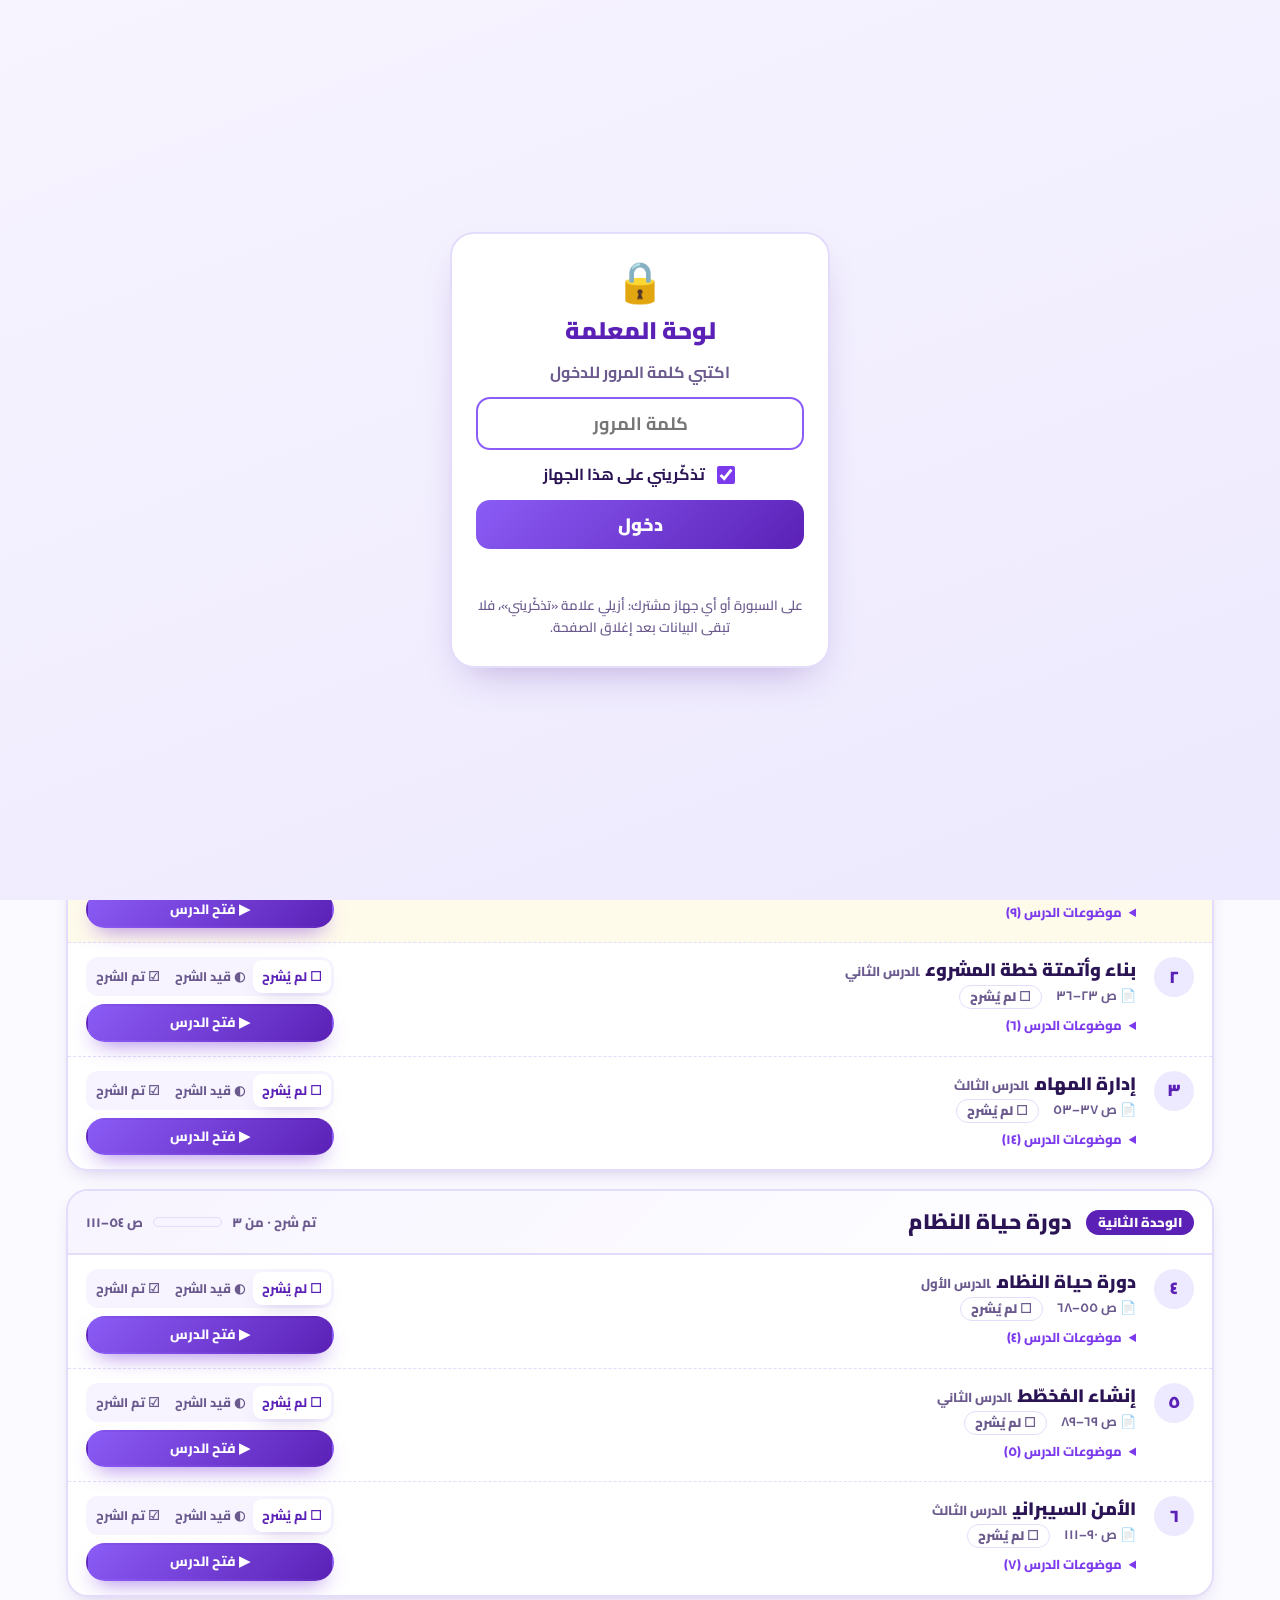
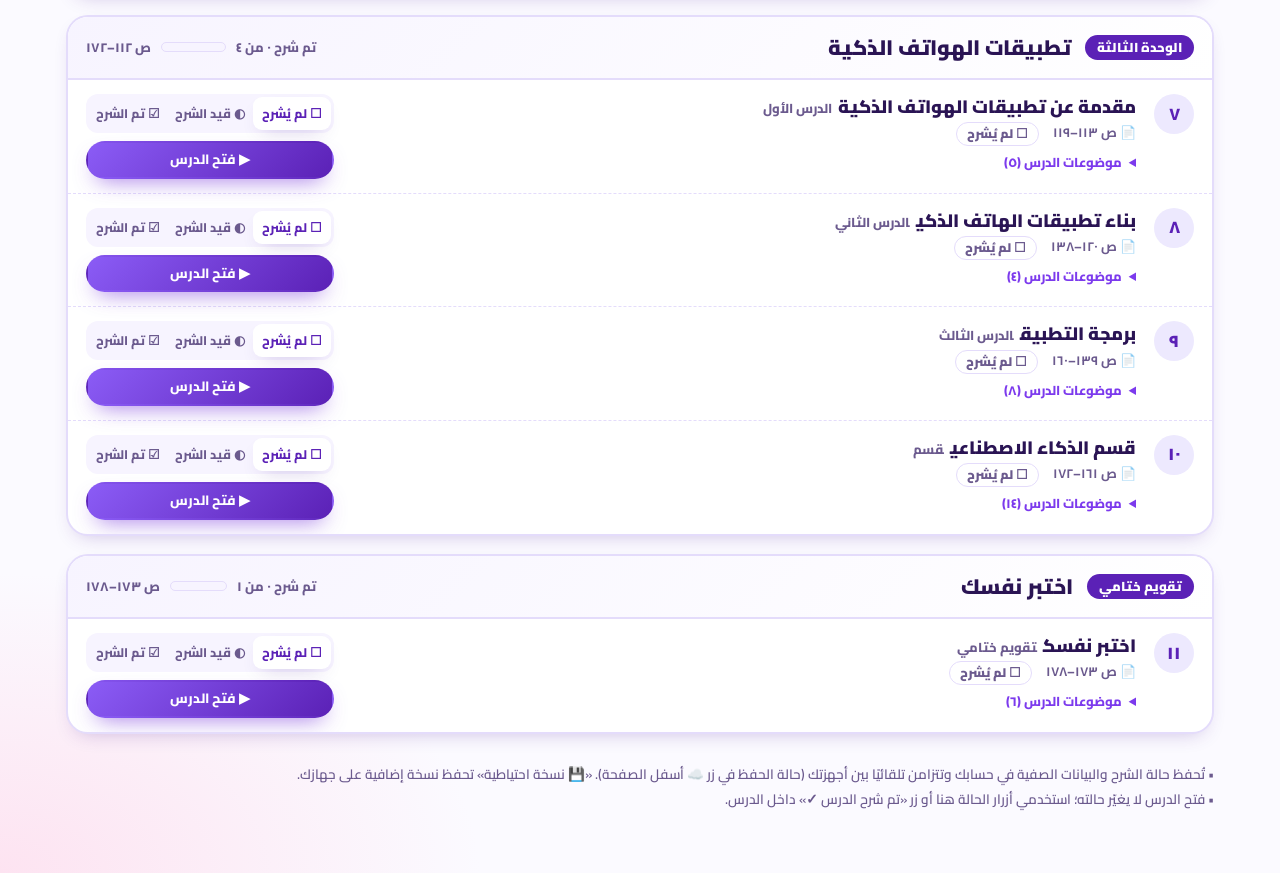
<file: index.html>
<!DOCTYPE html>
<html lang="ar" dir="rtl">
<head>
<meta charset="UTF-8">
<meta name="viewport" content="width=device-width, initial-scale=1.0">
<title>التقنية الرقمية 3</title>
<!-- المدخل القديم للمشروع: يحوّل مباشرة إلى لوحة المعلمة home.html -->
<meta http-equiv="refresh" content="0; url=home.html">
<style>body{font-family:'Cairo',Tahoma,Arial,sans-serif;background:#FBFAFF;color:#2A1454;display:grid;place-items:center;min-height:100vh;margin:0}a{color:#5B21B6;font-weight:800}</style>
</head>
<body>
<p>جارٍ فتح لوحة المعلمة… إن لم تُفتح تلقائيًا <a href="home.html">اضغطي هنا</a>.</p>
<script>location.replace("home.html");</script>
</body>
</html>
</file>
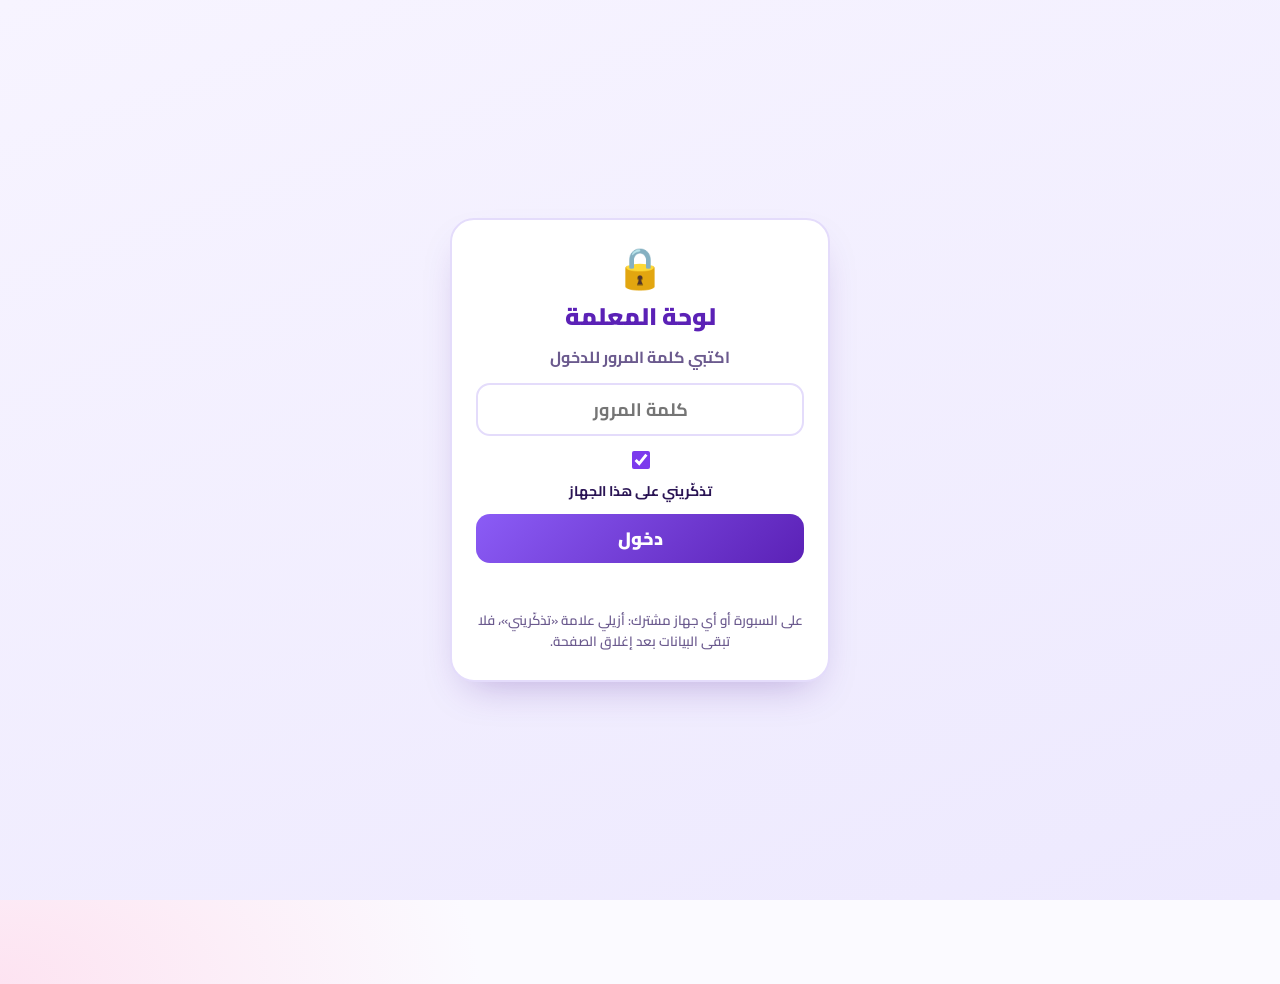
<file: classroom.html>
<!DOCTYPE html>
<html lang="ar" dir="rtl">
<head>
<meta charset="UTF-8">
<meta name="viewport" content="width=device-width, initial-scale=1.0, viewport-fit=cover">
<title>الإدارة الصفية | التقنية الرقمية 3</title>
<link rel="preconnect" href="https://fonts.googleapis.com">
<link rel="preconnect" href="https://fonts.gstatic.com" crossorigin>
<link href="https://fonts.googleapis.com/css2?family=Cairo:wght@400;600;700;800;900&display=swap" rel="stylesheet">
<link rel="stylesheet" href="css/shared.css">
<link rel="stylesheet" href="css/classroom.css">
</head>
<body class="dash cr">
<!-- ===================================================================
     الإدارة الصفية: الفصول • كشف الطالبات والتقييم بالأيقونات • الحضور والغياب
     • أعمال السنة ورصد الدرجات • التقارير • الإعدادات
     البيانات محفوظة في هذا المتصفح فقط (js/classroom-manager.js)
     واجهة الصفحة: js/classroom-app.js
     =================================================================== -->

<!-- الإعداد الأول -->
<section id="setupView" class="view" hidden>
  <div class="wrap">
    <form class="card setup" id="setupForm" autocomplete="off" novalidate>
      <!-- الخطوة ١: بيانات المعلمة وعدد الفصول -->
      <div id="step1">
        <p class="steps"><b>١</b> البيانات وعدد الفصول <span>←</span> <i>٢</i> أسماء الطالبات</p>
        <h1>👋 أهلًا بكِ في لوحة المعلمة</h1>
        <p class="muted">خطوتان قبل البدء. كل ما تكتبينه يُحفظ في المتصفح أولًا بأول، ويمكنكِ تعديله لاحقًا من «⚙️ الإعدادات».</p>
        <div class="grid2">
          <label>اسم المعلمة *<input name="teacher" placeholder="مثال: أ. نورة العتيبي"></label>
          <label>اسم المدرسة<input name="school" placeholder="مثال: الثانوية الثانية عشرة بتبوك"></label>
          <label>المادة<input name="subject" value="التقنية الرقمية 3"></label>
          <label>العام الدراسي<input name="year" value="1448 هـ"></label>
          <label>الصف<input name="gradeName" value="ثالث ثانوي"></label>
        </div>
        <h3>🏫 كم فصلًا تدرّسين؟</h3>
        <div class="count-btns" role="group" aria-label="عدد الفصول" id="countBtns"></div>
        <p class="muted" id="classPreview" style="margin:10px 0 0"></p>
        <div class="row" style="margin-top:18px">
          <button class="btn primary" type="button" id="toStep2">التالي: أسماء الطالبات ←</button>
          <button class="btn quiet" type="button" id="skipSetup">تخطي الآن</button>
        </div>
      </div>
      <!-- الخطوة ٢: أسماء طالبات كل فصل -->
      <div id="step2" hidden>
        <p class="steps"><i>١</i> البيانات وعدد الفصول <span>←</span> <b>٢</b> أسماء الطالبات</p>
        <h1>👧 أسماء الطالبات</h1>
        <p class="muted">اسم في كل سطر — يمكنكِ اللصق مباشرة من نور أو Excel. يمكن ترك فصل فارغًا وإضافة أسمائه لاحقًا.</p>
        <div class="row" style="margin-bottom:12px"><button class="btn sm" type="button" id="setupXlsx" style="border-color:#16A34A;color:#166534">📥 استيراد كل الفصول من ملف Excel</button><span class="muted">ورقة لكل فصل فيها عمود «اسم الطالبة»</span></div>
        <div class="cls-tabs" role="tablist" id="clsTabs"></div>
        <div id="clsPanels"></div>
        <p class="privacy" style="margin:14px 0">🔒 الأسماء والدرجات تُحفظ في حسابك المحمي بكلمة المرور، وتظهر على أي جهاز تدخلين منه.</p>
        <div class="row">
          <button class="btn" type="button" id="toStep1">→ رجوع</button>
          <button class="btn primary" type="submit">✓ ابدئي</button>
        </div>
      </div>
    </form>
  </div>
</section>

<!-- الواجهة الرئيسية -->
<div id="appView" hidden>
  <header class="cr-top">
    <div class="wrap">
      <a class="btn sm" href="home.html">🏠 لوحة المعلمة</a>
      <div class="cr-id"><b id="hdTeacher"></b><span id="hdSchool"></span></div>
      <div class="cls-pick"><select id="classSel" aria-label="الفصل الحالي"></select><button class="btn sm" id="addClassBtn" title="إضافة فصل">＋ فصل</button><button class="btn sm primary" data-xlsx="class" title="تصدير بيانات الفصل الحالي إلى Excel">📊 Excel</button></div>
    </div>
  </header>

  <div class="wrap">
    <nav class="tabs" role="tablist" aria-label="أقسام الإدارة الصفية">
      <button role="tab" data-tab="roster"><span>📋</span>الكشف</button>
      <button role="tab" data-tab="attendance"><span>✅</span>الحضور</button>
      <button role="tab" data-tab="grades"><span>📊</span>أعمال السنة</button>
      <button role="tab" data-tab="reports"><span>📈</span>التقارير</button>
      <button role="tab" data-tab="settings"><span>⚙️</span>الإعدادات</button>
    </nav>

    <section class="view" id="v-roster" role="tabpanel" hidden></section>
    <section class="view" id="v-attendance" role="tabpanel" hidden></section>
    <section class="view" id="v-grades" role="tabpanel" hidden></section>
    <section class="view" id="v-reports" role="tabpanel" hidden></section>
    <section class="view" id="v-settings" role="tabpanel" hidden></section>
  </div>
</div>

<!-- بطاقة الطالبة -->
<div class="drawer" id="drawer" aria-hidden="true">
  <div class="bg" data-close></div>
  <aside class="panel" role="dialog" aria-modal="true" aria-labelledby="drName" id="drPanel"></aside>
</div>

<div class="toast" id="toast" role="status" aria-live="polite"></div>
<input type="file" id="restoreFile" accept=".json,application/json" hidden>
<input type="file" id="xlsxFile" accept=".xlsx,application/vnd.openxmlformats-officedocument.spreadsheetml.sheet" hidden>

<script src="js/cloud-config.js"></script>
<script src="js/cloud-sync.js"></script>
<script src="js/xlsx-reader.js"></script>
<script src="js/xlsx-writer.js"></script>
<script src="js/classroom-manager.js"></script>
<script src="js/classroom-app.js"></script>
</body>
</html>
</file>
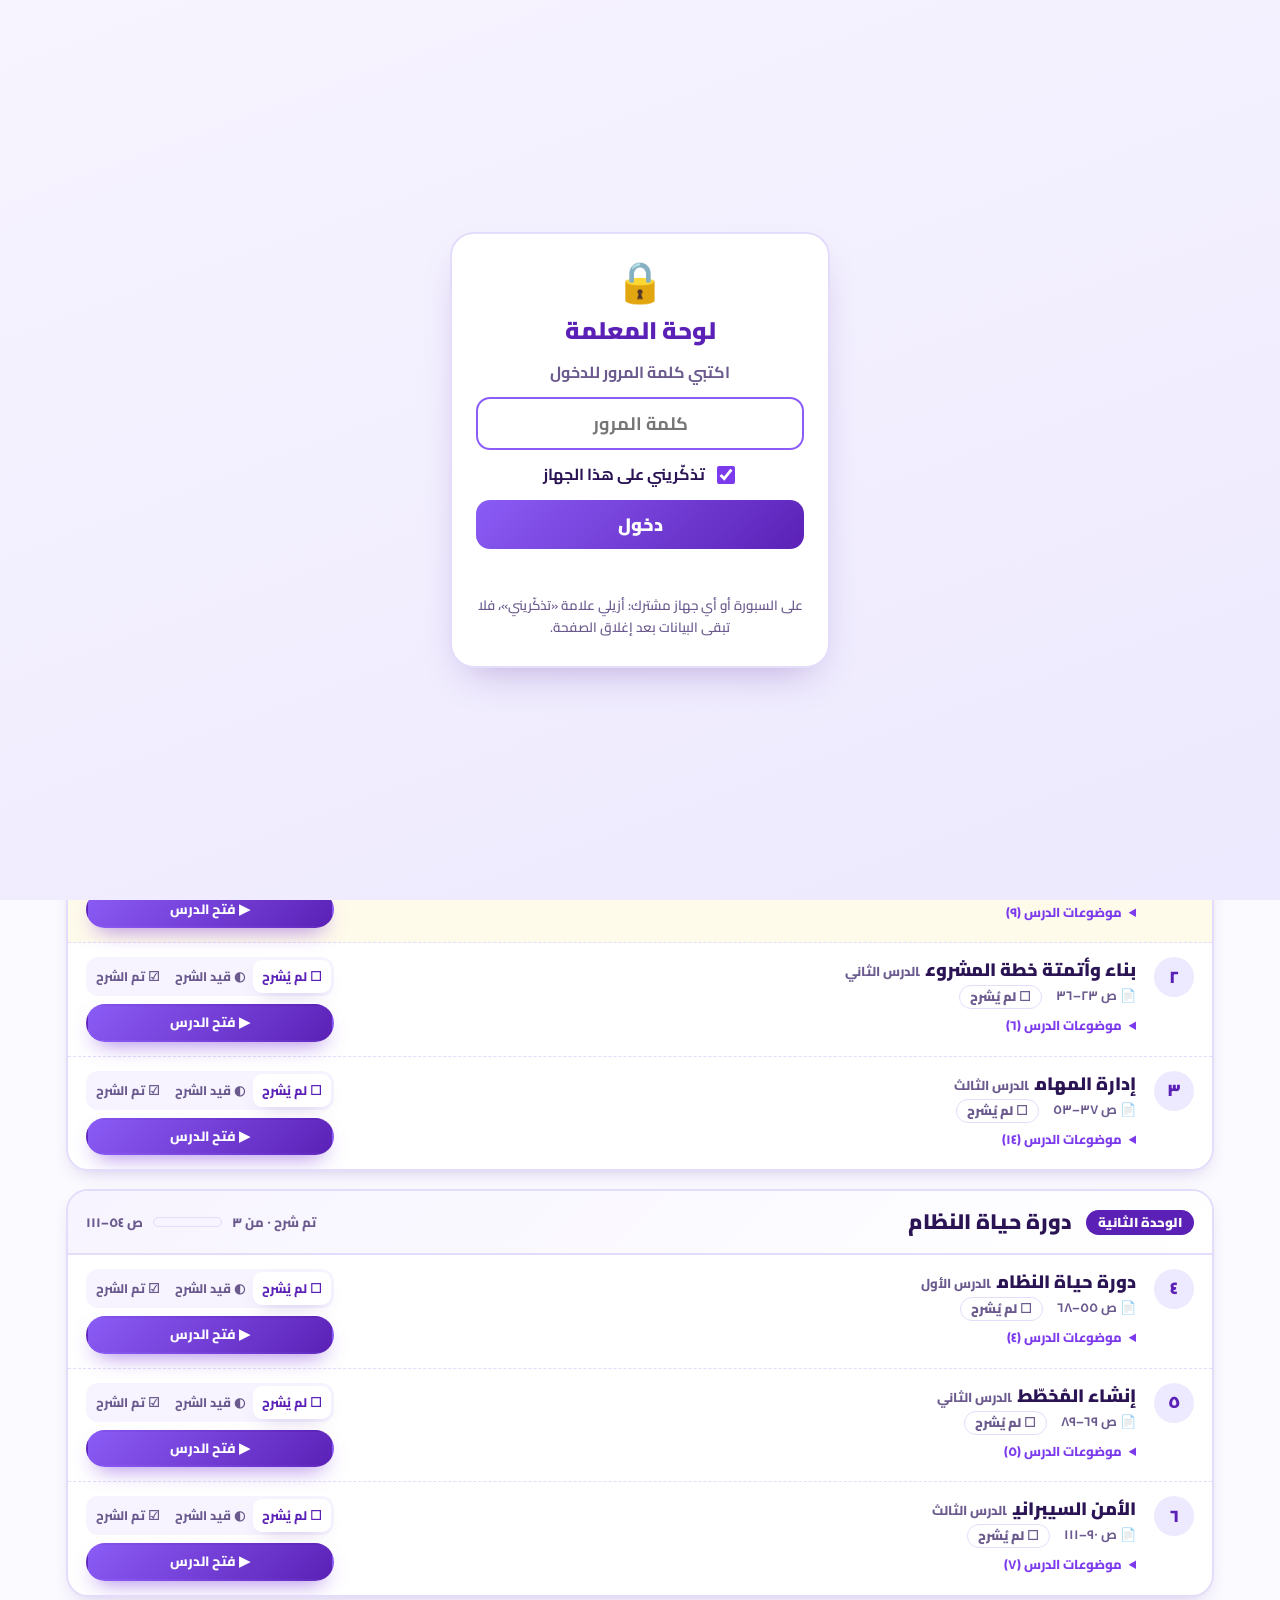
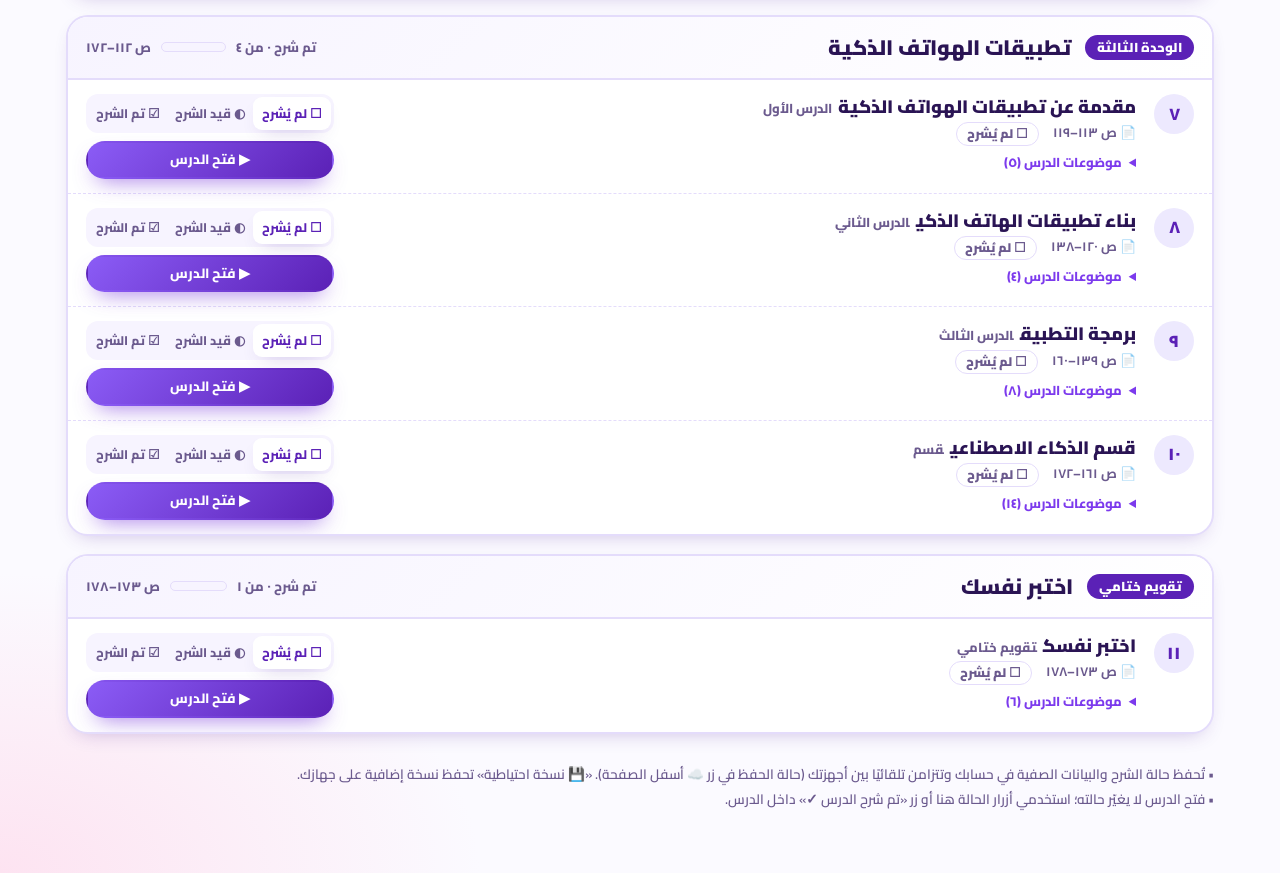
<file: home.html>
<!DOCTYPE html>
<html lang="ar" dir="rtl">
<head>
<meta charset="UTF-8">
<meta name="viewport" content="width=device-width, initial-scale=1.0">
<title>لوحة المعلمة | التقنية الرقمية 3</title>
<link rel="preconnect" href="https://fonts.googleapis.com">
<link rel="preconnect" href="https://fonts.gstatic.com" crossorigin>
<link href="https://fonts.googleapis.com/css2?family=Cairo:wght@400;600;700;800;900&display=swap" rel="stylesheet">
<link rel="stylesheet" href="css/shared.css">
</head>
<body class="dash">
<!-- ===================================================================
     لوحة المعلمة — الفهرس الكامل للكتاب ومتابعة التقدّم
     • بيانات الكتاب والدروس: lesson-index.json (ونسخته js/lesson-data.js)
     • حالة الشرح تُحفظ في هذا المتصفح (localStorage)
     =================================================================== -->
<div class="wrap">

  <header class="d-head">
    <div class="d-logo" aria-hidden="true">📘</div>
    <div>
      <h1 id="bookTitle">التقنية الرقمية 3</h1>
      <p id="bookMeta"></p>
      <p id="teacherLine" style="font-weight:800;color:var(--dt-pd)"></p>
      <p class="d-note" id="storageNote"></p>
    </div>
  </header>

  <nav class="d-actions" aria-label="أوامر سريعة">
    <a class="btn primary" href="classroom.html" style="background:linear-gradient(135deg,#14B8A6,#0F766E)">🏫 الإدارة الصفية</a>
    <button class="btn primary" id="aCurrent">▶ متابعة الدرس الحالي</button>
    <button class="btn" id="aNext">⏭ الانتقال إلى الدرس التالي</button>
    <button class="btn" id="aLast">↩ مراجعة آخر درس مكتمل</button>
    <button class="btn" id="aAll">📚 عرض جميع الدروس</button>
    <button class="btn" id="aExcel" style="border-color:#16A34A;color:#166534">📊 تصدير Excel (الدروس والطالبات)</button>
  </nav>
  <div class="d-more">
    <button class="btn sm quiet" id="aExport">📝 تصدير ملف متابعة التقدم (Markdown)</button>
    <button class="btn sm quiet" id="aBackup" title="تشمل تقدّم الشرح والبيانات الصفية">💾 نسخة احتياطية شاملة (JSON)</button>
    <button class="btn sm quiet" id="aRestore">📂 استعادة نسخة احتياطية</button>
    <button class="btn sm quiet" id="aReset">↺ تصفير حالة الشرح</button>
    <input type="file" id="restoreFile" accept=".json,application/json" hidden>
  </div>

  <section class="d-pos" aria-label="موقعي في الكتاب">
    <article class="card pos" style="--c:#8B5CF6"><h3>◐ الدرس الحالي (قيد الشرح)</h3><div class="t" id="pCur"></div><div class="s" id="pCurS"></div></article>
    <article class="card pos" style="--c:#10B981"><h3>☑ آخر درس مكتمل</h3><div class="t" id="pLast"></div><div class="s" id="pLastS"></div></article>
    <article class="card pos" style="--c:#F59E0B"><h3>⏭ الدرس التالي للشرح</h3><div class="t" id="pNext"></div><div class="s" id="pNextS"></div></article>
  </section>

  <section class="d-stats d-stats4" aria-label="إحصاءات">
    <div class="card stat"><b id="sTotal">0</b><span>📚 دروس الكتاب</span></div>
    <div class="card stat"><b id="sTaught">0</b><span>☑ تم شرحها</span></div>
    <div class="card stat"><b id="sDoing">0</b><span>◐ قيد الشرح</span></div>
    <div class="card stat"><b id="sLeft">0</b><span>☐ لم تُشرح بعد</span></div>
  </section>
  <section class="card d-bars" aria-label="التقدّم العام">
    <div class="bar-row"><span>📖 تقدّم الشرح</span><div class="track" role="progressbar" aria-label="تقدّم الشرح" id="bTeachT"><i id="bTeach"></i></div><span class="pct" id="bTeachP"></span></div>
  </section>

  <section id="index" aria-labelledby="indexTitle">
    <div class="d-index-head">
      <h2 id="indexTitle">📚 فهرس الكتاب</h2>
      <button class="btn sm quiet" id="aTopics">▾ إظهار موضوعات كل الدروس</button>
    </div>
    <div id="units"></div>
  </section>

  <footer class="d-foot">
    • تُحفظ حالة الشرح والبيانات الصفية في حسابك وتتزامن تلقائيًا بين أجهزتك (حالة الحفظ في زر ☁️ أسفل الصفحة). «💾 نسخة احتياطية» تحفظ نسخة إضافية على جهازك.<br>
    • فتح الدرس لا يغيّر حالته؛ استخدمي أزرار الحالة هنا أو زر «تم شرح الدرس ✓» داخل الدرس.
  </footer>
</div>

<div class="toast" id="toast" role="status" aria-live="polite"></div>

<script src="js/cloud-config.js"></script>
<script src="js/cloud-sync.js"></script>
<script src="js/lesson-data.js"></script>
<script src="js/progress-manager.js"></script>
<script src="js/xlsx-writer.js"></script>
<script src="js/classroom-manager.js"></script>
<script>
  // أول فتح للوحة: صفحة إعداد بيانات المعلمة والفصل قبل أي شيء
  if (window.Classroom && Classroom.needsSetup() && (!window.Cloud || Cloud.signedIn())) location.replace("classroom.html#setup");
</script>
<script>
(function(){
  "use strict";
  var P = window.Progress, I = P.index;
  var $ = function(s){ return document.querySelector(s); };
  var esc = function(s){ return String(s == null ? "" : s).replace(/[&<>"]/g, function(c){ return {"&":"&amp;","<":"&lt;",">":"&gt;",'"':"&quot;"}[c]; }); };
  var AR = function(n){ return String(n).replace(/\d/g, function(d){ return "٠١٢٣٤٥٦٧٨٩"[d]; }); };
  var full = function(v){ return v.type === "lesson" ? v.unitLabel + " • " + v.label + ": " + v.title : v.title; };
  var showTopics = false;

  P.applySyncFromURL();   // a lesson may have sent its latest status in the link

  function toast(msg, err){
    var t = $("#toast"); t.textContent = msg; t.className = "toast show" + (err ? " err" : "");
    clearTimeout(toast.t); toast.t = setTimeout(function(){ t.className = "toast" + (err ? " err" : ""); }, 3600);
  }
  function lessonURL(v){ return P.withSync(v.file, v.id); }
  function open(v){
    if (!v || !P.canOpen(v)) { toast("هذا الدرس غير متاح", true); return; }
    window.location.href = lessonURL(v);
  }
  function setStatus(id, status){
    var v = P.get(id); if (!v || v.teaching === status) return;
    if (v.teaching === "completed" && !confirm("الدرس «" + v.title + "» مسجَّل «تم الشرح».\nهل تريدين تغيير حالته إلى «" + P.TEACH[status].ar + "»؟")) return;
    var r = P.setTeaching(id, status);
    render();
    toast(r && r.saved ? "تم حفظ الحالة: " + P.TEACH[status].icon + " " + P.TEACH[status].ar : "⚠️ تعذّر الحفظ الدائم في هذا المتصفح — ستضيع الحالة عند إغلاق الصفحة", !(r && r.saved));
  }

  function render(){
    var all = P.all(), s = P.stats(all), cur = P.current(), last = P.lastCompleted(), nx = P.next();

    $("#bookTitle").textContent = I.textbookTitle;
    $("#bookMeta").textContent = I.stage + " • " + I.grade + " • " + I.edition;
    var pr = window.Classroom && Classroom.data().profile;
    $("#teacherLine").textContent = pr && pr.teacher ? "👩‍🏫 " + pr.teacher + (pr.school ? " • 🏫 " + pr.school : "") : "";
    var sn = $("#storageNote");
    if (window.Cloud && Cloud.enabled) { sn.className = "d-note"; sn.textContent = "☁️ كل البيانات محفوظة في حسابك وتظهر على أي جهاز تدخلين منه."; }
    else if (P.storageOK()) { sn.className = "d-note"; sn.textContent = "💾 التقدّم محفوظ في هذا المتصفح."; }
    else { sn.className = "d-note warn"; sn.textContent = "⚠️ هذا المتصفح لا يسمح بالحفظ الدائم هنا — صدّري نسخة احتياطية قبل إغلاق الصفحة، أو افتحي اللوحة في Google Chrome أو Microsoft Edge."; }

    // موقعي في الكتاب
    $("#pCur").textContent = cur ? full(cur) : "لا يوجد درس قيد الشرح";
    $("#pCurS").textContent = cur ? "بدأتِ في: " + P.fmtDate(cur.startedAt) : "يُحدَّد عند اختيار «◐ قيد الشرح» لأي درس.";
    $("#pLast").textContent = last ? full(last) : "لم يُشرح أي درس بعد";
    $("#pLastS").textContent = last ? "اكتمل في: " + P.fmtDate(last.completedAt) : "";
    var ns = $("#pNextS"); ns.className = "s";
    if (!nx.lesson) {
      $("#pNext").textContent = s.teaching ? "لا توجد دروس جديدة — أكملي الدرس الجاري" : "🎉 تم شرح الكتاب كاملًا";
      ns.textContent = s.teaching ? "" : "يمكنك مراجعة أي درس من الفهرس.";
    } else {
      $("#pNext").textContent = full(nx.lesson);
      ns.textContent = "صفحات الكتاب " + AR(nx.lesson.pages.from) + "–" + AR(nx.lesson.pages.to);
    }

    // الأزرار
    $("#aCurrent").disabled = !cur;
    $("#aCurrent").title = cur ? "فتح: " + cur.title : "لا يوجد درس قيد الشرح";
    $("#aLast").disabled = !(last && P.canOpen(last));
    $("#aNext").disabled = !(nx.lesson && P.canOpen(nx.lesson));

    // الإحصاءات
    $("#sTotal").textContent = AR(s.total); $("#sTaught").textContent = AR(s.taught); $("#sDoing").textContent = AR(s.teaching); $("#sLeft").textContent = AR(s.notTaught);
    $("#bTeach").style.width = s.teachPct + "%"; $("#bTeachP").textContent = s.teachPct + "%"; $("#bTeachT").setAttribute("aria-valuenow", s.teachPct);

    // الفهرس
    $("#units").innerHTML = P.units().map(function(u){
      var us = u.stats;
      return '<section class="card unit" id="' + u.id + '"><div class="unit-h"><span class="ul">' + esc(u.label) + '</span><h3>' + esc(u.title) +
        '</h3><div class="up"><span>تم شرح ' + AR(us.taught) + ' من ' + AR(us.total) + '</span><div class="track" role="progressbar" aria-label="تقدّم ' + esc(u.title) + '" aria-valuenow="' + us.teachPct + '"><i style="width:' + us.teachPct + '%"></i></div><span>ص ' + AR(u.pages.from) + '–' + AR(u.pages.to) + '</span></div></div>' +
        u.lessons.map(function(v){
          var isNext = nx.lesson && nx.lesson.id === v.id, isCur = cur && cur.id === v.id;
          var openBtn = P.canOpen(v)
            ? '<a class="btn sm primary" href="' + esc(lessonURL(v)) + '">▶ فتح الدرس</a>'
            : '<span class="btn sm disabled" aria-disabled="true">▶ فتح الدرس</span>';
          return '<div class="lsn' + (isNext ? ' next' : '') + (isCur ? ' cur' : '') + '"><div class="num">' + AR(v.number) + '</div><div>' +
            '<div class="lt">' + esc(v.title) + '<small>' + esc(v.type === "lesson" ? v.label : v.type === "section" ? "قسم" : "تقويم ختامي") + '</small></div>' +
            '<div class="meta"><span>📄 ص ' + AR(v.pages.from) + '–' + AR(v.pages.to) + '</span>' +
              '<span class="badge t-' + v.teaching + '">' + P.TEACH[v.teaching].icon + ' ' + P.TEACH[v.teaching].ar + '</span>' +
              (isCur ? '<span class="flag cur">◐ الدرس الحالي</span>' : '') + (isNext ? '<span class="flag">⏭ التالي</span>' : '') +
              (v.completedAt && v.teaching === "completed" ? '<span>✓ ' + esc(P.fmtDate(v.completedAt)) + '</span>' : '') + '</div>' +
            '<details' + (showTopics ? ' open' : '') + '><summary>موضوعات الدرس (' + AR(v.topics.length) + ')</summary><ol class="topics">' +
              v.topics.map(function(t){ return '<li>' + esc(t.title) + ' <span>ص ' + AR(t.page) + '</span></li>'; }).join("") + '</ol></details></div>' +
            '<div class="side"><div class="seg" role="group" aria-label="حالة الشرح: ' + esc(v.title) + '">' +
              ["not_taught","in_progress","completed"].map(function(k){
                return '<button data-id="' + v.id + '" data-st="' + k + '" aria-pressed="' + (v.teaching === k) + '">' + P.TEACH[k].icon + ' ' + P.TEACH[k].ar + '</button>';
              }).join("") + '</div>' + openBtn + '</div></div>';
        }).join("") + '</section>';
    }).join("");
  }

  // ---------- أحداث ----------
  $("#units").addEventListener("click", function(e){
    var b = e.target.closest("button[data-st]"); if (b) setStatus(b.dataset.id, b.dataset.st);
  });
  $("#aCurrent").onclick = function(){ open(P.current()); };
  $("#aLast").onclick = function(){ open(P.lastCompleted()); };
  $("#aNext").onclick = function(){
    var nx = P.next();
    if (!nx.lesson) return toast("لا يوجد درس تالٍ");
    open(nx.lesson);
  };
  $("#aAll").onclick = function(){ $("#index").scrollIntoView({ behavior: "smooth" }); };
  $("#aTopics").onclick = function(){
    showTopics = !showTopics; this.textContent = showTopics ? "▴ إخفاء موضوعات الدروس" : "▾ إظهار موضوعات كل الدروس"; render();
  };
  $("#aExport").onclick = function(){
    try { P.download(P.exportMarkdown(), "progress-tracker.md", "text/markdown"); toast("📝 تم إنشاء الملف progress-tracker.md — تحققي من مجلد التنزيلات"); }
    catch (e) { toast("⚠️ تعذّر التصدير: " + e.message, true); }
  };
  $("#aExcel").onclick = function(){
    if (!window.XLSX || !window.Classroom) return toast("⚠️ تعذّر تحميل أداة Excel", true);
    try {
      var head = ["م","الوحدة","الدرس","الصفحات","حالة الشرح","تاريخ البدء","تاريخ الانتهاء"];
      var h = Classroom.sheetHeader("متابعة شرح دروس " + I.textbookTitle, "", head.length);
      var day = function(iso){ return iso ? new Date(iso).toLocaleDateString("en-GB") : ""; };
      var rows = h.rows.concat([head.map(function(x){ return { v:x, s:"head" }; })]);
      P.all().forEach(function(v){
        rows.push([{v:v.number,s:"cell"},{v:v.unitLabel+": "+v.unitTitle,s:"note"},{v:(v.type==="lesson"?v.label+": ":"")+v.title,s:"name"},
          {v:v.pages.from+"–"+v.pages.to,s:"cell"},{v:P.TEACH[v.teaching].ar,s:v.teaching==="completed"?"good":v.teaching==="in_progress"?"warn":"cell"},
          {v:day(v.startedAt),s:"cell"},{v:day(v.completedAt),s:"cell"}]);
      });
      var s = P.stats();
      rows.push([{v:"",s:"total"},{v:"",s:"total"},{v:"تم شرح "+s.taught+" من "+s.total,s:"total"},{v:"",s:"total"},{v:s.teachPct,s:"total"},{v:"",s:"total"},{v:"",s:"total"}]);
      var sheets = [{ name:"متابعة الدروس", rows:rows, merges:h.merges, freezeRows:5, cols:[5,32,40,10,14,14,14] }].concat(Classroom.excelSheets(null));
      var pr = Classroom.data().profile || {};
      XLSX.download(sheets, ("تقرير المعلمة" + (pr.school ? " - " + pr.school : "") + " - " + new Date().toISOString().slice(0,10) + ".xlsx").replace(/[\\/:*?"<>|]+/g,"-"));
      toast("📊 تم إنشاء ملف Excel — تحققي من مجلد التنزيلات");
    } catch (e) { toast("⚠️ تعذّر إنشاء الملف: " + e.message, true); }
  };
  $("#aBackup").onclick = function(){
    try {
      var b = JSON.parse(P.exportBackup());
      if (window.Classroom) b.classroom = Classroom.exportData();   // نسخة واحدة تشمل تقدّم الشرح والبيانات الصفية
      P.download(JSON.stringify(b, null, 2), "backup-" + new Date().toISOString().slice(0,10) + ".json", "application/json");
      toast("💾 تم إنشاء النسخة الاحتياطية — تحققي من مجلد التنزيلات");
    }
    catch (e) { toast("⚠️ تعذّر إنشاء النسخة: " + e.message, true); }
  };
  $("#aRestore").onclick = function(){ $("#restoreFile").click(); };
  $("#restoreFile").onchange = function(e){
    var f = e.target.files[0]; e.target.value = ""; if (!f) return;
    if (!confirm("ستحلّ النسخة الاحتياطية محلّ البيانات الحالية في هذا المتصفح (تقدّم الشرح و/أو البيانات الصفية). متابعة؟")) return;
    var rd = new FileReader();
    rd.onload = function(){
      try {
        var o = JSON.parse(rd.result), msg = [], ok = true;
        if (o.data || o.lessons) { var r = P.importBackup(rd.result); ok = r.saved; msg.push("تقدّم الشرح (" + AR(r.count) + ")"); }
        if (o.classroom && window.Classroom) { ok = Classroom.importData(o.classroom) && ok; msg.push("البيانات الصفية"); }
        if (!msg.length) throw new Error("لا يحتوي الملف على بيانات معروفة");
        render(); toast(ok ? "📂 تمت استعادة: " + msg.join(" و") : "⚠️ استُعيدت البيانات لكن تعذّر حفظها دائمًا", !ok);
      }
      catch (err) { toast("⚠️ الملف غير صالح: " + err.message, true); }
    };
    rd.onerror = function(){ toast("⚠️ تعذّرت قراءة الملف", true); };
    rd.readAsText(f);
  };
  $("#aReset").onclick = function(){
    if (!confirm("تصفير حالة الشرح لجميع الدروس؟ (لا يمكن التراجع إلا من نسخة احتياطية)")) return;
    P.resetAll(); render(); toast("↺ تم تصفير حالة الشرح");
  };
  window.addEventListener("storage", function(e){ if (e.key === P.KEY) render(); });   // a lesson tab changed something
  window.addEventListener("pageshow", render);                                      // coming back with the Back button
  render();
})();
</script>
</body>
</html>
</file>
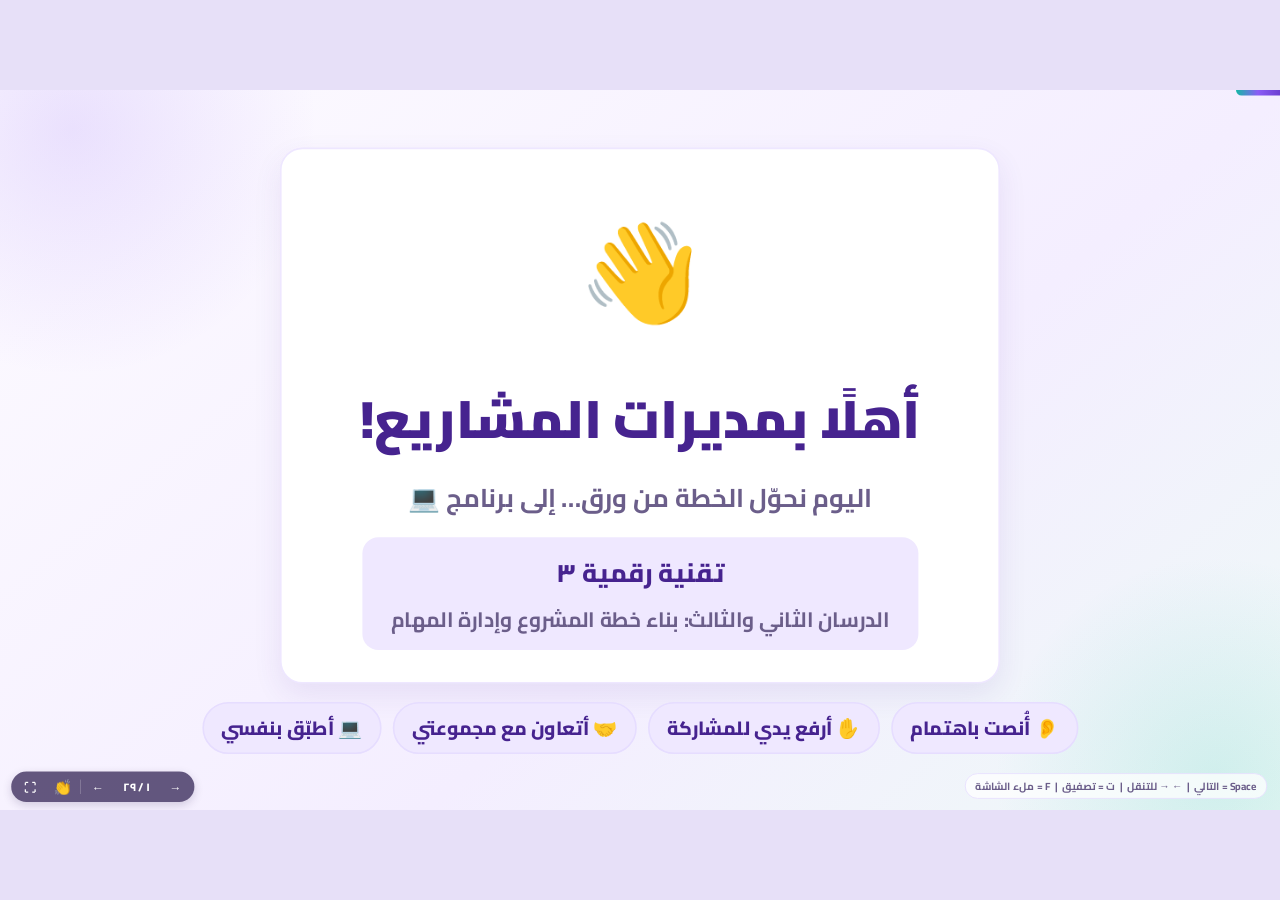
<file: archive/lessons-02-03-combined-original.html>
<!DOCTYPE html>
<html lang="ar" dir="rtl">
<head>
<meta charset="UTF-8">
<meta name="viewport" content="width=device-width, initial-scale=1.0">
<title>بناء خطة المشروع وإدارة المهام | عرض تفاعلي</title>
<!-- خط عربي واضح (إن لم يتوفر الإنترنت سيُستخدم خط النظام تلقائيًا) -->
<link rel="preconnect" href="https://fonts.googleapis.com">
<link rel="preconnect" href="https://fonts.gstatic.com" crossorigin>
<link href="https://fonts.googleapis.com/css2?family=Cairo:wght@400;600;700;800;900&display=swap" rel="stylesheet">

<style>
/* =========================================================
   1) الألوان والهوية البصرية — غيّري الألوان من هنا
   ========================================================= */
:root{
  --p:#6C3FD1;      /* البنفسجي الأساسي */
  --p2:#8B5CF6;     /* بنفسجي فاتح */
  --pd:#46238F;     /* بنفسجي غامق */
  --pl:#EFE8FF;     /* خلفية بنفسجية ناعمة */
  --pl2:#F8F5FF;
  --ac:#14B8A6;     /* اللون المساعد (فيروزي) */
  --acd:#0E8C7F;
  --am:#F59E0B;     /* لمسة ذهبية */
  --pink:#EC4899;
  --ok:#10B981;
  --bad:#F43F5E;
  --ink:#2A1B4D;    /* لون النص */
  --mut:#6B5E8A;
  --line:#E6DDFF;
}

/* =========================================================
   2) أساسيات الصفحة — منع التمرير وتثبيت نسبة 16:9
   ========================================================= */
*{box-sizing:border-box}
html,body{margin:0;height:100%;overflow:hidden;background:#E7E0F8;font-family:'Cairo',Tahoma,'Segoe UI',sans-serif;color:var(--ink);-webkit-user-select:none;user-select:none}
input{user-select:text;-webkit-user-select:text}
button{font-family:inherit;cursor:pointer}
b{color:var(--p);font-weight:900}

/* المسرح: 1600×900 ويتم تكبيره/تصغيره بالجافاسكربت ليملأ الشاشة */
#stage{
  position:absolute;left:50%;top:50%;width:1600px;height:900px;
  transform-origin:center center;overflow:hidden;overflow:clip;
  background:linear-gradient(140deg,#FDFBFF 0%,#F4EEFF 60%,#EEF9F7 100%);
}
/* زخارف خلفية ناعمة */
#stage::before,#stage::after{content:"";position:absolute;border-radius:50%;pointer-events:none;z-index:0}
#stage::before{width:620px;height:620px;left:-220px;top:-260px;background:radial-gradient(circle,rgba(139,92,246,.16),transparent 70%)}
#stage::after{width:560px;height:560px;right:-200px;bottom:-240px;background:radial-gradient(circle,rgba(20,184,166,.14),transparent 70%)}

/* =========================================================
   3) الشرائح وحركات الانتقال
   ========================================================= */
.slide{position:absolute;inset:0;overflow:hidden;overflow:clip;padding:48px 88px 70px;display:flex;flex-direction:column;opacity:0;visibility:hidden;z-index:1}
.slide.active{opacity:1;visibility:visible;z-index:2}
.slide.active[data-anim="fade"]{animation:inFade .7s ease both}
.slide.active[data-anim="zoom"]{animation:inZoom .7s cubic-bezier(.2,.8,.2,1) both}
.slide.active[data-anim="slide"][data-dir="next"]{animation:inNext .7s cubic-bezier(.2,.8,.2,1) both}
.slide.active[data-anim="slide"][data-dir="prev"]{animation:inPrev .7s cubic-bezier(.2,.8,.2,1) both}
.slide.leaving{visibility:visible;opacity:1;animation:out .45s ease forwards;z-index:1}
@keyframes inFade{from{opacity:0}to{opacity:1}}
@keyframes inZoom{from{opacity:0;transform:scale(.93)}to{opacity:1;transform:none}}
@keyframes inNext{from{opacity:0;transform:translateX(-90px)}to{opacity:1;transform:none}}
@keyframes inPrev{from{opacity:0;transform:translateX(90px)}to{opacity:1;transform:none}}
@keyframes out{to{opacity:0;transform:scale(.97)}}

/* ظهور العناصر بالتتابع */
.slide.active .rv{animation:rise .6s cubic-bezier(.2,.8,.2,1) backwards;animation-delay:calc(var(--i,0) * 90ms + 180ms)}
@keyframes rise{from{opacity:0;transform:translateY(26px)}}
@keyframes floaty{0%,100%{transform:translateY(0)}50%{transform:translateY(-12px)}}
@keyframes pop{0%{transform:scale(.6);opacity:0}70%{transform:scale(1.06)}100%{transform:scale(1);opacity:1}}
@keyframes shake{0%,100%{transform:translateX(0)}20%,60%{transform:translateX(-10px)}40%,80%{transform:translateX(10px)}}
@keyframes wave{0%,100%{transform:rotate(0)}25%{transform:rotate(18deg)}75%{transform:rotate(-12deg)}}
.shake{animation:shake .45s ease !important}
.float{display:inline-block;animation:floaty 3.2s ease-in-out infinite}

/* =========================================================
   4) عناصر مشتركة
   ========================================================= */
.shead{display:flex;align-items:center;gap:22px;margin-bottom:26px;flex-wrap:wrap}
.tag{background:#fff;color:var(--p);font-weight:800;font-size:23px;padding:7px 22px;border-radius:999px;border:2px solid var(--line);box-shadow:0 4px 14px rgba(108,63,209,.08);white-space:nowrap}
.stitle{font-size:54px;font-weight:900;margin:0;line-height:1.3;color:var(--ink)}
.body{flex:1;min-height:0;display:flex;flex-direction:column;gap:22px}
.lead{font-size:30px;line-height:1.7;margin:0;color:var(--ink)}
.muted{color:var(--mut)}
.center{text-align:center}
.row{display:flex;gap:16px;align-items:center;flex-wrap:wrap}
.row.c{justify-content:center}

.card{background:#fff;border-radius:28px;border:2px solid #EEE7FF;box-shadow:0 14px 36px rgba(76,40,160,.09)}

.btn{font-size:25px;font-weight:800;border:none;border-radius:18px;padding:12px 30px;background:var(--p);color:#fff;
  box-shadow:0 7px 0 var(--pd);transition:transform .15s, box-shadow .15s, filter .2s}
.btn:hover{transform:translateY(-3px);filter:brightness(1.08)}
.btn:active{transform:translateY(5px);box-shadow:0 2px 0 var(--pd)}
.btn.ghost{background:#fff;color:var(--p);border:2px solid var(--line);box-shadow:0 6px 0 #DCCFFF}
.btn.teal{background:var(--ac);box-shadow:0 7px 0 var(--acd)}
.btn.sm{font-size:21px;padding:8px 20px;border-radius:14px}

.hidden-step{opacity:0;transform:translateY(20px) scale(.97);transition:all .5s cubic-bezier(.2,.8,.2,1);pointer-events:none}
.hidden-step.show{opacity:1;transform:none;pointer-events:auto}

.note{background:linear-gradient(90deg,#FFF7E6,#FFFBF2);border:2px dashed #F6C977;border-radius:20px;padding:14px 26px;font-size:26px;font-weight:700;color:#7A4C00}
.chip{background:var(--pl);color:var(--pd);border-radius:999px;padding:8px 22px;font-size:24px;font-weight:800;border:2px solid var(--line)}

.feedback{min-height:64px;font-size:32px;font-weight:900;text-align:center;display:flex;align-items:center;justify-content:center}
.feedback .ok{color:var(--ok);animation:pop .5s both}
.feedback .no{color:var(--p);animation:pop .5s both}

/* =========================================================
   5) شريط التحكم + المؤشرات (داخل المسرح فلا يغطي المحتوى)
   ========================================================= */
#progress{position:absolute;top:0;right:0;height:7px;background:linear-gradient(90deg,var(--ac),var(--p2),var(--p));z-index:40;transition:width .5s ease;border-radius:0 0 0 8px}
#bar{position:absolute;bottom:10px;left:14px;display:flex;align-items:center;gap:4px;
  background:rgba(42,27,77,.72);padding:4px 6px;border-radius:999px;z-index:40;
  box-shadow:0 4px 12px rgba(42,27,77,.18);transition:opacity .35s, transform .35s}
#bar button{border:none;background:transparent;color:#fff;font-size:15px;font-weight:800;height:30px;padding:0 10px;border-radius:999px;transition:background .2s}
#bar button:hover{background:rgba(255,255,255,.2)}
#bar button:active{transform:scale(.92)}
#bar .clap{font-size:17px;padding:0 8px}
#bar .count{color:#fff;font-size:14px;font-weight:800;min-width:54px;text-align:center}
#bar .sep{width:1px;height:18px;background:rgba(255,255,255,.25)}
#hint{position:absolute;bottom:14px;right:16px;z-index:40;font-size:13px;font-weight:700;color:var(--mut);background:rgba(255,255,255,.75);
  border:1px solid var(--line);padding:3px 12px;border-radius:999px;transition:opacity .35s}
body.idle #bar{opacity:0;transform:translateY(20px);pointer-events:none}
body.idle #hint{opacity:0}
body.idle{cursor:none}

/* طبقة المؤثرات (تصفيق/احتفال) */
#fx{position:absolute;inset:0;pointer-events:none;z-index:60;overflow:hidden}
.clapfx{position:absolute;font-size:46px;animation:clapUp 1.8s ease-out forwards}
@keyframes clapUp{0%{opacity:0;transform:translate(0,0) scale(.5)}15%{opacity:1;transform:translate(calc(var(--dx)*.2),-60px) scale(1.1)}100%{opacity:0;transform:translate(var(--dx),-520px) scale(.8) rotate(var(--r))}}
.conf{position:absolute;width:14px;height:20px;border-radius:4px;animation:burst 1.3s cubic-bezier(.1,.7,.3,1) forwards}
@keyframes burst{0%{opacity:1;transform:translate(0,0) rotate(0)}100%{opacity:0;transform:translate(var(--x),var(--y)) rotate(var(--r))}}
.bigmsg{position:absolute;left:50%;top:44%;transform:translate(-50%,-50%);font-size:64px;font-weight:900;color:var(--p);background:#fff;
  padding:24px 50px;border-radius:32px;box-shadow:0 20px 60px rgba(76,40,160,.25);animation:bigmsg 1.6s ease forwards;white-space:nowrap}
@keyframes bigmsg{0%{opacity:0;transform:translate(-50%,-50%) scale(.6)}15%{opacity:1;transform:translate(-50%,-50%) scale(1.05)}25%{transform:translate(-50%,-50%) scale(1)}80%{opacity:1}100%{opacity:0;transform:translate(-50%,-60%)}}

/* =========================================================
   6) تصميم أنواع الشرائح
   ========================================================= */

/* --- التحضير --- */
.prep{display:flex;justify-content:center;flex:1;min-height:0;align-items:center}
.prep-hero{text-align:center;padding:40px 90px;min-width:900px}
.prep-hero .wave{font-size:120px;display:inline-block;animation:wave 2s ease-in-out infinite;transform-origin:70% 80%}
.prep-hero h1{font-size:66px;font-weight:900;margin:10px 0 6px;color:var(--pd)}
.prep-hero p{font-size:32px;margin:0 0 20px;color:var(--mut);font-weight:700}
.date{display:inline-flex;flex-direction:column;gap:4px;background:var(--pl);border-radius:20px;padding:14px 36px;font-size:32px;font-weight:800;color:var(--pd)}
.date small{font-size:26px;color:var(--mut);font-weight:700}
.prep-side h3{font-size:32px;margin:0 0 18px}
.checks{display:grid;grid-template-columns:1fr 1fr;gap:18px}
.check{display:flex;align-items:center;gap:16px;background:#fff;border:3px solid var(--line);border-radius:24px;padding:20px 22px;font-size:28px;font-weight:800;color:var(--ink);transition:all .25s;text-align:right}
.check:hover{transform:translateY(-4px);border-color:var(--p2)}
.check .ci{font-size:46px}
.check .box{margin-inline-start:auto;width:44px;height:44px;border-radius:14px;border:3px solid var(--line);display:grid;place-items:center;color:transparent;font-size:28px;transition:all .25s}
.check.on{border-color:var(--ok);background:#ECFDF5}
.check.on .box{background:var(--ok);border-color:var(--ok);color:#fff;animation:pop .4s}
.ready-msg{margin-top:20px;font-size:32px;font-weight:900;color:var(--ok);text-align:center}
.rules{display:flex;gap:14px;justify-content:center;flex-wrap:wrap}

/* --- بطاقات القلب --- */
.flips{display:grid;grid-template-columns:repeat(4,1fr);gap:26px;flex:1;min-height:0;max-height:420px}
.flip{perspective:1400px;background:none;border:none;padding:0;height:100%}
.flip-in{position:relative;width:100%;height:100%;transition:transform .8s cubic-bezier(.2,.8,.2,1);transform-style:preserve-3d}
.flip.on .flip-in{transform:rotateY(180deg)}
.face{position:absolute;inset:0;backface-visibility:hidden;-webkit-backface-visibility:hidden;border-radius:28px;display:flex;flex-direction:column;align-items:center;justify-content:center;padding:24px;text-align:center}
.face.front{background:linear-gradient(160deg,#fff,var(--pl));border:3px solid var(--line);box-shadow:0 14px 34px rgba(76,40,160,.1)}
.face.front .ic{font-size:92px}
.face.front .ft{font-size:40px;font-weight:900;color:var(--pd);margin-top:10px}
.face.front .tap{font-size:20px;color:var(--mut);margin-top:10px;font-weight:700}
.face.back{transform:rotateY(180deg);background:linear-gradient(160deg,var(--p),var(--pd));color:#fff}
.face.back .bt{font-size:30px;font-weight:800;line-height:1.6}
.face.back .ex{font-size:22px;margin-top:16px;background:rgba(255,255,255,.16);padding:8px 16px;border-radius:14px;font-weight:700}
.bridge{font-size:36px;font-weight:800;text-align:center;padding:22px;background:linear-gradient(90deg,#ECFDF5,#F0EBFF);border-radius:24px;border:2px solid #CFF3EC}

/* --- ماذا تتوقعين --- */
.predict{display:grid;grid-template-columns:1fr 1fr;gap:40px;flex:1;min-height:0}
.scene{padding:36px 40px;display:flex;flex-direction:column;justify-content:center;gap:20px;background:linear-gradient(160deg,#fff,#FFF6EC)}
.scene .big{font-size:100px;text-align:center}
.scene p{font-size:32px;line-height:1.8;margin:0;font-weight:600}
.pred-list{display:flex;flex-direction:column;gap:16px}
.pred-q{font-size:40px;font-weight:900;color:var(--pd);margin:0 0 6px}
.pred-item{display:flex;align-items:center;gap:18px;background:#fff;border:2px solid var(--line);border-radius:22px;padding:14px 22px;font-size:30px;font-weight:800}
.pred-item span{font-size:42px}

/* --- العنوان --- */
.titleS{flex:1;display:flex;flex-direction:column;align-items:center;justify-content:center;text-align:center;position:relative}
.titleS .kicker{font-size:30px;font-weight:800;color:var(--mut)}
.titleS .badge{background:var(--p);color:#fff;font-size:32px;font-weight:900;padding:8px 36px;border-radius:999px;margin:18px 0 8px;box-shadow:0 8px 0 var(--pd)}
.titleS h1{font-size:108px;font-weight:900;margin:8px 0;background:linear-gradient(90deg,var(--pd),var(--p2),var(--ac));-webkit-background-clip:text;background-clip:text;color:transparent;line-height:1.35}
.titleS .sub{font-size:38px;font-weight:700;color:var(--ink)}
.orbit{position:absolute;font-size:64px;opacity:.9}
.titleS .tnote{margin-top:26px}

/* --- القائمة (الأهداف) --- */
.olist{display:grid;grid-template-columns:1fr 1fr;gap:20px 32px}
.oitem{display:flex;align-items:center;gap:20px;padding:20px 26px;font-size:31px;font-weight:800}
.oitem .n{flex:none;width:58px;height:58px;border-radius:18px;background:var(--pl);display:grid;place-items:center;font-size:34px}

/* --- المعادلة --- */
.eq{display:flex;align-items:center;justify-content:center;gap:22px;margin-top:10px}
.eq-op{font-size:70px;font-weight:900;color:var(--p2)}
.eq-box{width:250px;height:230px;border-radius:30px;border:3px dashed var(--p2);background:#fff;display:flex;flex-direction:column;align-items:center;justify-content:center;gap:8px;transition:all .3s;position:relative}
.eq-box:hover{transform:translateY(-6px)}
.eq-box .q{font-size:100px;font-weight:900;color:var(--p2)}
.eq-box .a{display:none;flex-direction:column;align-items:center;gap:8px}
.eq-box .a i{font-style:normal;font-size:74px}
.eq-box .a span{font-size:28px;font-weight:900;color:var(--pd)}
.eq-box.on{border-style:solid;border-color:var(--p);background:linear-gradient(160deg,#fff,var(--pl))}
.eq-box.on .q{display:none}
.eq-box.on .a{display:flex;animation:pop .5s}
.eq-box.res{border-color:var(--ac)}
.eq-box.res.on{border-color:var(--ac);background:linear-gradient(160deg,#fff,#E6FBF8)}
.defbox{padding:22px 34px;font-size:32px;line-height:1.7;font-weight:600;border-right:10px solid var(--p)}

/* --- التصنيف --- */
.sort-grid{display:grid;grid-template-columns:repeat(3,1fr);gap:20px}
.sitem{padding:16px 18px;display:flex;flex-direction:column;align-items:center;gap:10px;text-align:center;transition:all .3s;position:relative}
.sitem .si{font-size:52px;line-height:1}
.sitem .st{font-size:27px;font-weight:800;min-height:44px;display:flex;align-items:center}
.sitem .sb{display:flex;gap:10px}
.sitem .sb button{border:2px solid var(--line);background:#fff;border-radius:14px;padding:6px 16px;font-size:22px;font-weight:800;color:var(--ink);transition:all .2s}
.sitem .sb button:hover{background:var(--pl);border-color:var(--p2)}
.sitem .sb button.x{background:#FFE4E8;border-color:var(--bad)}
.sitem .done{display:none;font-size:25px;font-weight:900;padding:6px 20px;border-radius:999px;color:#fff}
.sitem.ok .sb{display:none}
.sitem.ok .done{display:block;animation:pop .45s}
.sitem.ok.ca{border-color:var(--p);background:#F7F3FF}.sitem.ok.ca .done{background:var(--p)}
.sitem.ok.cb{border-color:var(--ac);background:#EEFBF9}.sitem.ok.cb .done{background:var(--ac)}
.score{font-size:26px;font-weight:900;background:#fff;border:2px solid var(--line);border-radius:999px;padding:6px 22px;color:var(--pd)}

/* --- البطاقات القابلة للنقر --- */
.cgrid{display:grid;gap:20px;flex:1;min-height:0}
.ccard{padding:18px 20px;display:flex;flex-direction:column;align-items:center;justify-content:center;text-align:center;gap:8px;transition:all .3s;border:2px solid #EEE7FF}
.ccard:hover{transform:translateY(-5px);border-color:var(--p2)}
.ccard .ci{font-size:58px;line-height:1.1;transition:transform .3s}
.ccard .ct{font-size:29px;font-weight:900;color:var(--pd)}
.ccard .cx{font-size:23px;font-weight:700;line-height:1.6;color:var(--ink);opacity:0;transform:translateY(10px);transition:all .4s}
.ccard .tap{font-size:18px;color:var(--mut);font-weight:700;transition:opacity .3s}
.ccard.open{background:linear-gradient(160deg,#fff,var(--pl));border-color:var(--p)}
.ccard.open .cx{opacity:1;transform:none}
.ccard.open .tap{opacity:0;height:0}
.chips{display:flex;gap:12px;flex-wrap:wrap;align-items:center}

/* --- المثلث --- */
.tri{display:grid;grid-template-columns:640px 1fr;gap:40px;flex:1;min-height:0;align-items:center}
.tri-wrap{position:relative;width:620px;height:500px}
.tri-wrap svg{position:absolute;inset:0}
.tnode{position:absolute;width:170px;height:110px;border-radius:26px;border:3px solid var(--p);background:#fff;display:flex;flex-direction:column;align-items:center;justify-content:center;font-size:30px;font-weight:900;color:var(--pd);transition:all .25s;transform:translate(-50%,-50%);box-shadow:0 10px 26px rgba(76,40,160,.12)}
.tnode i{font-style:normal;font-size:42px}
.tnode:hover,.tnode.on{background:var(--p);color:#fff;transform:translate(-50%,-50%) scale(1.07)}
.tcenter{position:absolute;left:50%;top:62%;transform:translate(-50%,-50%);background:#E6FBF8;color:var(--acd);border-radius:999px;padding:10px 26px;font-size:26px;font-weight:900;border:2px solid #BDEFE8}
.tinfo{padding:26px 32px;min-height:170px;font-size:29px;line-height:1.7;font-weight:600}
.tinfo h3{margin:0 0 6px;font-size:34px;color:var(--p)}
.lab{padding:20px 28px;margin-top:20px}
.lab h4{margin:0 0 10px;font-size:27px}
.lab input[type=range]{width:100%;accent-color:var(--p);height:34px}
.barrow{display:grid;grid-template-columns:130px 1fr 150px;align-items:center;gap:14px;font-size:24px;font-weight:800;margin-top:8px}
.bartrack{height:26px;background:var(--pl);border-radius:999px;overflow:hidden}
.barfill{height:100%;border-radius:999px;transition:width .5s cubic-bezier(.2,.8,.2,1)}

/* --- فكر زاوج شارك --- */
.tps-q{padding:26px 34px;font-size:40px;font-weight:900;text-align:center;background:linear-gradient(135deg,#fff,var(--pl))}
.tps-row{display:grid;grid-template-columns:repeat(3,1fr) 300px;gap:20px;align-items:stretch}
.phase{padding:18px;display:flex;flex-direction:column;align-items:center;gap:6px;font-size:28px;font-weight:900;border:3px solid #EEE7FF;transition:all .3s}
.phase i{font-style:normal;font-size:56px}
.phase small{font-size:21px;color:var(--mut);font-weight:700}
.phase.on{border-color:var(--ac);background:#EEFBF9;transform:translateY(-6px)}
.cmp{display:grid;grid-template-columns:1fr 1fr;gap:24px}
.cmp .col{padding:18px 26px}
.cmp h4{margin:0 0 6px;font-size:30px;color:var(--p)}
.cmp ul{margin:0;padding-inline-start:28px;font-size:25px;font-weight:700;line-height:1.7}

/* --- المؤقت --- */
.timer{display:flex;flex-direction:column;align-items:center;justify-content:center;gap:10px;padding:16px}
.tm-num{font-size:62px;font-weight:900;color:var(--pd);font-variant-numeric:tabular-nums;line-height:1}
.timer.done .tm-num{color:var(--bad);animation:shake .5s 2}
.timer .ringbox{position:relative;width:300px;height:300px}
.timer .ringbox svg{transform:rotate(-90deg)}
.timer .ringbox .tm-num{position:absolute;inset:0;display:grid;place-items:center;font-size:90px}
.timer circle.bg{stroke:var(--pl)}
.timer circle.fg{stroke:var(--p);transition:stroke-dashoffset 1s linear, stroke .3s}
.timer.warn circle.fg{stroke:var(--bad)}

/* --- الترتيب --- */
.slots{display:flex;align-items:stretch;justify-content:center;gap:8px}
.slot{width:250px;min-height:200px;border-radius:24px;border:3px dashed var(--line);background:rgba(255,255,255,.6);display:flex;flex-direction:column;align-items:center;justify-content:flex-start;padding:14px 12px;text-align:center;gap:6px}
.slot .sn{width:48px;height:48px;border-radius:50%;background:var(--pl);display:grid;place-items:center;font-size:26px;font-weight:900;color:var(--p)}
.slot.fill{border-style:solid;border-color:var(--p);background:#fff;animation:pop .45s}
.slot.fill .sn{background:var(--p);color:#fff}
.slot .sl{font-size:28px;font-weight:900;color:var(--pd)}
.slot .sd{font-size:20px;font-weight:700;color:var(--mut);line-height:1.5}
.arrow{align-self:center;font-size:40px;color:var(--p2);font-weight:900}
.pool{display:flex;gap:16px;justify-content:center;flex-wrap:wrap}
.pool button{font-size:28px;font-weight:900;padding:14px 26px;border-radius:20px;border:3px solid var(--line);background:#fff;color:var(--ink);box-shadow:0 6px 0 #DCCFFF;transition:all .2s}
.pool button:hover{transform:translateY(-4px);border-color:var(--p2)}
.pool button.used{visibility:hidden}

/* --- اختيار من متعدد --- */
.mcq-q{padding:26px 36px;font-size:40px;font-weight:900;text-align:center;line-height:1.6;display:flex;align-items:center;justify-content:center;gap:24px}
.mcq-q .qi{font-size:76px}
.opts{display:grid;grid-template-columns:1fr 1fr;gap:20px}
.opt{display:flex;align-items:center;gap:20px;padding:18px 26px;font-size:31px;font-weight:800;background:#fff;border:3px solid var(--line);border-radius:26px;color:var(--ink);text-align:right;transition:all .2s;box-shadow:0 6px 0 #E6DDFF}
.opt:hover{transform:translateY(-4px);border-color:var(--p2)}
.opt .oi{flex:none;width:62px;height:62px;border-radius:18px;background:var(--pl);display:grid;place-items:center;font-size:36px;font-weight:900;color:var(--p)}
.opt.right{background:#ECFDF5;border-color:var(--ok);box-shadow:0 6px 0 #A7F3D0}
.opt.right .oi{background:var(--ok);color:#fff}
.opt.wrong{background:#FFF1F4;border-color:#FDA4AF;opacity:.75}
.explain{font-size:27px;font-weight:700;text-align:center;color:var(--acd)}

/* --- صح وخطأ --- */
.tf-list{display:flex;flex-direction:column;gap:14px}
.tf{display:grid;grid-template-columns:1fr auto;gap:20px;align-items:center;padding:14px 24px;transition:all .3s}
.tf .tt{font-size:28px;font-weight:800}
.tf .fix{display:block;font-size:22px;color:var(--acd);font-weight:700;margin-top:4px}
.tf .tb{display:flex;gap:12px}
.tf .tb button{width:120px;height:58px;border-radius:16px;border:3px solid var(--line);background:#fff;font-size:25px;font-weight:900;transition:all .2s}
.tf .tb button:hover{transform:translateY(-3px)}
.tf .tb .t{color:var(--ok)} .tf .tb .f{color:var(--bad)}
.tf.ok{border-color:var(--ok);background:#F2FDF8}
.tf .tb button.sel{background:var(--ok);color:#fff;border-color:var(--ok)}
.tf .tb button.x{background:#FFE4E8;border-color:var(--bad)}

/* --- العصف الذهني --- */
.storm{position:relative;flex:1;min-height:0}
.storm-center{position:absolute;left:50%;top:50%;transform:translate(-50%,-50%);width:420px;padding:26px;border-radius:40px;background:linear-gradient(135deg,var(--p),var(--pd));color:#fff;text-align:center;font-size:32px;font-weight:900;line-height:1.5;box-shadow:0 18px 40px rgba(76,40,160,.3);z-index:2}
.idea{position:absolute;transform:translate(-50%,-50%);background:#fff;border:3px solid var(--line);border-radius:26px;padding:10px 22px;font-size:25px;font-weight:800;max-width:390px;text-align:center;animation:ideaIn .5s cubic-bezier(.2,.8,.2,1) both;box-shadow:0 8px 20px rgba(76,40,160,.1);width:max-content;line-height:1.5}
.idea.book{border-color:var(--ac);background:#EEFBF9}
@keyframes ideaIn{from{opacity:0;transform:translate(-50%,-50%) scale(.3)}}
.storm-in{display:flex;gap:14px;align-items:center}
.storm-in input{flex:1;font-family:inherit;font-size:26px;font-weight:700;padding:12px 22px;border-radius:18px;border:3px solid var(--line);outline:none;color:var(--ink)}
.storm-in input:focus{border-color:var(--p2)}

/* --- المجموعات --- */
.groups{display:grid;grid-template-columns:repeat(4,1fr);gap:18px}
.grp{padding:20px 18px;text-align:center;border-top:10px solid var(--c)}
.grp i{font-style:normal;font-size:54px;display:block}
.grp h4{margin:6px 0;font-size:29px;color:var(--c)}
.grp p{margin:0;font-size:24px;font-weight:700;line-height:1.6}
.gfoot{display:grid;grid-template-columns:1fr 380px;gap:24px;align-items:center}

/* --- بطاقة المشروع (تطبيق عملي) --- */
.builder{display:grid;grid-template-columns:1fr 1fr;gap:34px;flex:1;min-height:0}
.fields{display:flex;flex-direction:column;gap:12px}
.field{display:grid;grid-template-columns:230px 1fr;align-items:center;gap:14px;font-size:25px;font-weight:800}
.field input{font-family:inherit;font-size:24px;font-weight:700;padding:10px 18px;border-radius:16px;border:3px solid var(--line);outline:none;color:var(--ink);width:100%}
.field input:focus{border-color:var(--p2)}
.pcard{align-self:start;padding:24px 30px;display:flex;flex-direction:column;gap:14px;background:linear-gradient(160deg,#fff,var(--pl));border:3px solid var(--p2)}
.pcard h3{margin:0;font-size:38px;color:var(--pd);text-align:center}
.pstats{display:grid;grid-template-columns:repeat(3,1fr);gap:12px}
.pstat{background:#fff;border-radius:20px;padding:12px;text-align:center;border:2px solid var(--line)}
.pstat i{font-style:normal;font-size:38px;display:block}
.pstat b{display:block;font-size:22px;color:var(--mut)}
.pstat span{font-size:23px;font-weight:800;word-break:break-word}
.pcard .stk{display:flex;gap:8px;flex-wrap:wrap;justify-content:center;min-height:44px}
.pcard .stk .chip{font-size:21px;padding:5px 16px}
.pcard.approved{border-color:var(--ok);box-shadow:0 0 0 8px rgba(16,185,129,.15)}
.stamp{display:none;text-align:center;font-size:30px;font-weight:900;color:var(--ok)}
.pcard.approved .stamp{display:block;animation:pop .5s}

/* --- تحدي الدقيقة --- */
.chal{display:grid;grid-template-columns:380px 1fr;gap:40px;flex:1;min-height:0;align-items:center}
.chal-task{font-size:34px;font-weight:800;line-height:1.7;padding:24px 32px}
.counter{display:flex;align-items:center;gap:18px;justify-content:center;font-size:26px;font-weight:800}
.counter .cn{font-size:60px;font-weight:900;color:var(--p);min-width:90px;text-align:center}
.ans-grid{display:flex;flex-wrap:wrap;gap:12px}
.ans-grid .chip{font-size:25px}

/* --- المراجعة (خريطة ذهنية) --- */
.mind{display:grid;grid-template-columns:1fr 360px 1fr;gap:26px;flex:1;min-height:0;align-items:center}
.mcol{display:flex;flex-direction:column;gap:16px}
.mcore{width:320px;height:320px;border-radius:50%;margin:auto;background:linear-gradient(135deg,var(--p),var(--pd));color:#fff;display:grid;place-items:center;text-align:center;font-size:38px;font-weight:900;padding:40px;line-height:1.5;box-shadow:0 0 0 18px rgba(139,92,246,.15),0 20px 50px rgba(76,40,160,.3)}
.branch{padding:14px 22px;text-align:right;border:3px solid #EEE7FF;transition:all .3s;display:block;width:100%;background:#fff;border-radius:24px;font-family:inherit;color:var(--ink)}
.branch:hover{border-color:var(--p2)}
.branch .bh{font-size:29px;font-weight:900;color:var(--pd);display:flex;align-items:center;gap:12px}
.branch .bp{font-size:22px;font-weight:700;color:var(--mut);max-height:0;overflow:hidden;opacity:0;transition:all .4s;line-height:1.6}
.branch.open{border-color:var(--p);background:#FAF7FF}
.branch.open .bp{max-height:120px;opacity:1;margin-top:4px}

/* --- التقييم الفوري --- */
.exit{display:grid;grid-template-columns:1.2fr 1fr;gap:34px;flex:1;min-height:0}
.votes{display:flex;flex-direction:column;gap:18px;padding:24px 30px;justify-content:center}
.vote{display:grid;grid-template-columns:90px 230px 1fr 60px;align-items:center;gap:14px;background:none;border:none;padding:6px;border-radius:20px;text-align:right;color:var(--ink)}
.vote:hover{background:var(--pl2)}
.vote .ve{font-size:70px;transition:transform .2s}
.vote:active .ve{transform:scale(1.3)}
.vote .vl{font-size:27px;font-weight:800}
.vote .vc{font-size:32px;font-weight:900;color:var(--p)}
.ticket{padding:26px 32px;background:linear-gradient(160deg,#fff,#FFF6EC);border:3px dashed #F6C977}
.ticket h3{margin:0 0 14px;font-size:34px;color:#B45309}
.ticket div{font-size:28px;font-weight:700;padding:12px 0;border-bottom:2px dashed #F3DDB3}
.ticket div:last-child{border:none}
.ticket div b{font-size:38px;color:#D97706}

/* --- الختام --- */
.closing{flex:1;display:flex;flex-direction:column;align-items:center;justify-content:center;text-align:center;gap:18px}
.closing .trophy{font-size:150px;animation:floaty 3s ease-in-out infinite}
.closing h1{font-size:90px;margin:0;font-weight:900;color:var(--pd)}
.closing p{font-size:36px;font-weight:700;margin:0;max-width:1150px;line-height:1.7}

/* =========================================================
   7) إضافات: تصنيف متعدد • أيزنهاور • العلاقات • محاكي جانت
   ========================================================= */
.sitem .sb{flex-wrap:wrap;justify-content:center}
.sitem.ok.c0{border-color:var(--p);background:#F7F3FF}.sitem.ok.c0 .done{background:var(--p)}
.sitem.ok.c1{border-color:var(--ac);background:#EEFBF9}.sitem.ok.c1 .done{background:var(--ac)}
.sitem.ok.c2{border-color:var(--am);background:#FFF8EB}.sitem.ok.c2 .done{background:var(--am)}
.sitem.ok.c3{border-color:var(--pink);background:#FFF0F7}.sitem.ok.c3 .done{background:var(--pink)}

/* --- صندوق أيزنهاور --- */
.mx{display:grid;grid-template-columns:420px 1fr;gap:28px;flex:1;min-height:0}
.mx-pool{display:flex;flex-direction:column;gap:9px}
.mx-item{font-family:inherit;font-size:22px;font-weight:800;padding:9px 16px;border-radius:16px;border:3px solid var(--line);background:#fff;text-align:right;color:var(--ink);transition:all .2s;box-shadow:0 4px 0 #E6DDFF}
.mx-item:hover{border-color:var(--p2)}
.mx-item.sel{border-color:var(--p);background:var(--pl);transform:translateX(-10px)}
.mx-item.used{display:none}
.mx-grid{display:grid;grid-template-columns:110px 1fr 1fr;grid-template-rows:54px 1fr 1fr;gap:10px}
.mx-h{display:grid;place-items:center;font-size:25px;font-weight:900;color:#fff;background:var(--pd);border-radius:14px}
.mx-h.v{writing-mode:vertical-rl;font-size:27px}
.mx-q{border-radius:20px;border:3px dashed #CFC2F5;background:#fff;padding:10px 12px;display:flex;flex-direction:column;gap:6px;cursor:pointer;transition:all .2s;overflow:hidden;text-align:right;font-family:inherit}
.mx-q:hover{border-color:var(--p2);background:#FCFAFF}
.mx-q .qa{font-size:21px;font-weight:900;color:var(--mut)}
.mx-q .chip{font-size:19px;padding:3px 12px;align-self:flex-start;animation:pop .4s}
.mx-q.q-iu{background:#FFF5F5}.mx-q.q-in{background:#F5FBFF}.mx-q.q-nu{background:#FFFBEF}.mx-q.q-nn{background:#F7F7F7}

/* --- العلاقات --- */
.dp{display:grid;grid-template-columns:340px 1fr;gap:28px;flex:1;min-height:0}
.dp-tabs{display:flex;flex-direction:column;gap:14px}
.dp-tab{font-family:inherit;font-size:27px;font-weight:900;padding:14px 20px;border-radius:20px;border:3px solid var(--line);background:#fff;color:var(--ink);text-align:right;transition:all .2s;box-shadow:0 5px 0 #E6DDFF}
.dp-tab small{display:block;font-size:18px;color:var(--mut);font-weight:700;direction:ltr;text-align:right}
.dp-tab:hover{border-color:var(--p2)}
.dp-tab.on{background:var(--p);border-color:var(--p);color:#fff;box-shadow:0 5px 0 var(--pd)}.dp-tab.on small{color:#E9DDFF}
.dp-view{padding:20px 30px;display:flex;flex-direction:column;gap:12px}
.dp-view h3{margin:0;font-size:38px;color:var(--pd)}
.dp-view h3 small{font-size:22px;color:var(--mut);margin-inline-start:12px}
.dp-rule{font-size:28px;font-weight:700;line-height:1.6;margin:0}
.dp-svg{width:100%;height:230px;background:#FAFAFF;border-radius:18px;border:2px solid #EEE7FF}
.dp-svg .ba{animation:rise .5s both}.dp-svg .bb{animation:rise .5s .25s both}.dp-svg .ar{animation:inFade .5s .6s both}
.dp-ex{font-size:25px;line-height:1.7;font-weight:700}

/* =========================================================
   8) محاكي جانت بروجكت (GanttProject)
   ========================================================= */
.slide.gslide{padding:12px 16px 54px}
.gslide .shead{margin-bottom:8px;gap:14px}
.gslide .stitle{font-size:30px}
.gslide .tag{font-size:18px;padding:3px 16px}
.gp{flex:1;min-height:0;display:flex;flex-direction:column;background:#f2f2f2;border:1px solid #9a9a9a;border-radius:10px;overflow:hidden;
  box-shadow:0 16px 40px rgba(0,0,0,.16);font-family:'Cairo',Tahoma,sans-serif;font-size:16px;color:#222;position:relative}
.gp button{font-family:inherit;cursor:pointer;color:inherit}
.gp b{color:inherit}
.gp-title{height:32px;flex:none;background:#fff;display:flex;align-items:center;gap:8px;padding:0 12px;border-bottom:1px solid #ddd;font-size:14px;direction:ltr;color:#333}
.gp-logo{width:18px;height:18px;border-radius:50%;background:conic-gradient(#f5b800 0 25%,#444 0 50%,#f5b800 0 75%,#444 0);flex:none}
.gp-win{margin-left:auto;display:flex;gap:22px;color:#666;font-size:15px}
.gp-menu{height:34px;flex:none;display:flex;align-items:center;gap:2px;padding:0 8px;background:#fff;border-bottom:1px solid #ddd}
.gp-mi{border:none;background:none;padding:3px 12px;font-size:15px;font-weight:700;border-radius:4px}
.gp-mi small{font-size:11px;color:#888;font-weight:600}
.gp-mi:hover,.gp-mi.open{background:#e3ebf7}
.gp-sp{flex:1}
.gp-pill{border:1.5px solid #cdbfff !important;background:#f4f0ff;color:var(--p) !important;font-weight:800;font-size:14px;padding:2px 12px;border-radius:999px;margin-inline-start:6px}
.gp-pill:hover{background:#e9e1ff}
.gp-pill.pulse{animation:gpPulse 1.6s ease-in-out infinite}
@keyframes gpPulse{50%{box-shadow:0 0 0 6px rgba(139,92,246,.25)}}
.gp-tool{height:56px;flex:none;display:flex;align-items:center;gap:4px;padding:0 12px;background:linear-gradient(#fbfbfb,#ececec);border-bottom:1px solid #c8c8c8}
.gp-grp{display:flex;gap:2px;align-items:center}
.gp-tb{width:44px;height:44px;border:1px solid transparent;border-radius:6px;background:none;font-size:23px;display:grid;place-items:center;transition:background .15s}
.gp-tb:hover{background:#dbe5f3;border-color:#a8b8d8}
.gp-tb:active{transform:scale(.92)}
.gp-tb:disabled{opacity:.3;pointer-events:none}
.gp-sep{width:1px;height:34px;background:#c8c8c8;margin:0 8px}
.gp-search{margin-inline-start:auto;width:250px;height:32px;border:1px solid #aaa;border-radius:4px;padding:0 10px;font-family:inherit;font-size:14px;background:#fff}
.gp-tabs{height:30px;flex:none;display:flex;align-items:flex-end;gap:4px;padding:0 10px;background:#ececec;border-bottom:1px solid #9d9d9d}
.gp-tab{border:1px solid #9d9d9d;border-bottom:none;background:#dcdcdc;padding:1px 14px;font-size:14px;font-weight:700;border-radius:6px 6px 0 0}
.gp-tab.on{background:#fff;position:relative;top:1px;padding-bottom:3px}
.gp-main{flex:1;min-height:0;display:grid;grid-template-columns:500px 1fr;background:#fff}
.gp-side{display:flex;flex-direction:column;border-left:3px solid #8f8f8f;min-height:0;min-width:0}
.gp-stool,.gp-ctool{height:34px;flex:none;display:flex;align-items:center;gap:2px;padding:0 6px;background:#f5f5f5;border-bottom:1px solid #ccc;font-size:14px;white-space:nowrap}
.gp-stool button,.gp-ctool button{height:28px;border:1px solid transparent;border-radius:4px;background:none;font-size:14px;font-weight:700;padding:0 8px}
.gp-stool button:hover,.gp-ctool button:hover{background:#dbe5f3;border-color:#a8b8d8}
.gp-stool button:disabled{opacity:.3;pointer-events:none}
.gp-ctool button.on{background:#ffe0e0;border-color:#e59b9b;color:#b3261e}
.gp-ctool button.on2{background:#e6e6e6;border-color:#999}
.gp-banner{height:34px;flex:none;display:flex;align-items:center;gap:6px;padding:0 14px;direction:ltr;justify-content:flex-start;
  background:linear-gradient(90deg,rgba(255,255,255,.95) 0 120px,rgba(255,255,255,0) 190px),
  repeating-linear-gradient(60deg,#4f9d95 0 14px,#7fc2b8 14px 28px);border-bottom:1px solid #999}
.gp-banner span{font:900 italic 20px 'Segoe UI',Tahoma,sans-serif;color:#e8762b;letter-spacing:1px}
.gp-banner i{font:italic 14px Georgia,serif;color:#555}
.gp-th,.gp-tr{display:grid;grid-template-columns:1fr 118px 118px}
.gp-th{height:30px;flex:none;background:linear-gradient(#f6f6f6,#dcdcdc);border-bottom:1px solid #9d9d9d;font-size:13.5px;font-weight:800}
.gp-th div{display:flex;align-items:center;justify-content:center;border-left:1px solid #c9c9c9;overflow:hidden;white-space:nowrap}
.gp-body{flex:1;min-height:0;overflow:auto;position:relative;scrollbar-width:thin}
.gp-tr{height:32px;border-bottom:1px solid #ededed;font-size:15px}
.gp-tr>div{display:flex;align-items:center;padding:0 8px;overflow:hidden;white-space:nowrap;border-left:1px solid #f1f1f1}
.gp-tr .d{justify-content:center;font-size:14px;direction:ltr}
.gp-tr .n{gap:4px}
.gp-tr.sel{background:#5d5d5d;color:#fff}
.gp-tr.hit:not(.sel){background:#fff3bf}
.gp-tr.par .n{font-weight:900}
.gp-tr.sub{color:#666;font-size:14px}
.gp-tr.sub.sel{color:#fff}
.gp-tog{width:18px;flex:none;display:inline-grid;place-items:center;cursor:pointer;color:#555;font-size:13px}
.gp-tr.sel .gp-tog{color:#fff}
.gp-ico{font-size:12px}
.gp-tr input.gp-ed{width:100%;height:24px;font-family:inherit;font-size:15px;border:2px solid #f0a020;padding:0 6px;color:#222}
.gp-tr select.gp-rsel{font-family:inherit;font-size:14px;border:1px solid transparent;background:transparent;width:100%;color:inherit}
.gp-tr select.gp-rsel:hover{border-color:#aaa;background:#fff;color:#222}
.gp-chart{display:flex;flex-direction:column;min-height:0;min-width:0;direction:ltr}
.gp-cwrap{flex:1;min-height:0;overflow:auto;position:relative;scrollbar-width:thin}
.gp-head{position:sticky;top:0;z-index:3;background:#fafafa}
.gp-hm{height:30px;position:relative;border-bottom:1px solid #d0d0d0;background:#f7f7f7}
.gp-hd{height:34px;position:relative;border-bottom:1px solid #9d9d9d;background:#fcfcfc}
.gp-hm span{position:absolute;top:4px;font-size:13.5px;font-weight:800;white-space:nowrap;padding-left:6px;border-left:1px solid #bbb}
.gp-hd span{position:absolute;top:0;height:34px;display:grid;place-items:center;font-size:12.5px;border-left:1px solid #ddd;color:#444}
.gp-hd span.we{background:#ececec;color:#999}
.gp-canvas{position:relative;background-image:repeating-linear-gradient(#fff 0 31px,#ededed 31px 32px)}
.gp-we{position:absolute;top:0;bottom:0;background:rgba(0,0,0,.045)}
.gp-today{position:absolute;top:0;bottom:0;width:2px;background:#e53935;opacity:.7}
.gp-bar{position:absolute;height:16px;background:var(--c,#8fb0d3);border:1px solid #5c80aa;border-radius:3px;cursor:grab;touch-action:none;z-index:2}
.gp-bar:active{cursor:grabbing}
.gp-bar .pg{position:absolute;left:0;top:5px;height:5px;background:#1d1d1d;pointer-events:none}
.gp-bar.crit{background:#ff9d9d;border-color:#c62828}
.gp-bar.sel,.gp-ms.sel{outline:2px solid #222;outline-offset:1px}
.gp-bar .rz{position:absolute;right:-4px;top:-2px;bottom:-2px;width:9px;cursor:ew-resize}
.gp-bar .lk{position:absolute;right:-19px;top:1px;width:12px;height:12px;border-radius:50%;background:#fff;border:2px solid #444;opacity:0;cursor:crosshair;transition:opacity .15s}
.gp-bar:hover .lk,.gp-ms:hover .lk{opacity:1}
.gp-ms{position:absolute;width:16px;height:16px;z-index:2;cursor:grab;touch-action:none}
.gp-ms::before{content:"";position:absolute;inset:2px;transform:rotate(45deg);background:#5aa7d4;border:1px solid #2c6f98}
.gp-ms.crit::before{background:#ff8a80;border-color:#c62828}
.gp-ms .lk{position:absolute;right:-16px;top:2px;width:12px;height:12px;border-radius:50%;background:#fff;border:2px solid #444;opacity:0;cursor:crosshair}
.gp-sum{position:absolute;height:6px;background:#6f97c4;z-index:2;cursor:default}
.gp-sum::before,.gp-sum::after{content:"";position:absolute;top:0;width:0;height:0;border-top:8px solid #6f97c4}
.gp-sum::before{left:0;border-right:7px solid transparent}
.gp-sum::after{right:0;border-left:7px solid transparent}
.gp-sum.crit{background:#e57373}.gp-sum.crit::before,.gp-sum.crit::after{border-top-color:#e57373}
.gp-base{position:absolute;height:5px;background:#9e9e9e;border-radius:2px;opacity:.75;z-index:1}
.gp-lbl{position:absolute;font-size:12.5px;color:#444;white-space:nowrap;z-index:2;pointer-events:none;direction:rtl}
.gp-arrows{position:absolute;left:0;top:0;pointer-events:none;z-index:1;overflow:visible}
.gp-status{height:26px;flex:none;display:flex;align-items:center;gap:12px;padding:0 12px;background:#efefef;border-top:1px solid #c8c8c8;font-size:12.5px;color:#555;direction:ltr}
.gp-sw{width:30px;height:16px;border-radius:999px;background:#ccc;position:relative}
.gp-sw::after{content:"";position:absolute;left:2px;top:2px;width:12px;height:12px;border-radius:50%;background:#fff}
.gp-st{margin-left:auto;direction:rtl}
.gp-layer{position:absolute;inset:0;pointer-events:none;z-index:10}
.gp-layer>*{pointer-events:auto}
/* القوائم */
.gp-cm{position:absolute;z-index:30;background:#fff;border:1px solid #9a9a9a;box-shadow:0 8px 22px rgba(0,0,0,.22);min-width:230px;padding:4px 0;font-size:15px;border-radius:4px}
.gp-cm button{display:flex;gap:10px;width:100%;border:none;background:none;padding:5px 14px;text-align:right;align-items:center;font-size:15px}
.gp-cm button .k{margin-inline-start:auto;color:#888;font-size:12px;direction:ltr}
.gp-cm button .i{width:22px;text-align:center}
.gp-cm button:hover{background:#3a78c9;color:#fff}.gp-cm button:hover .k{color:#dde}
.gp-cm button:disabled{color:#b5b5b5;background:none;pointer-events:none}
.gp-cm hr{border:none;border-top:1px solid #ddd;margin:4px 0}
/* النوافذ */
.gp-ov{position:absolute;inset:0;background:rgba(20,20,30,.28);display:grid;place-items:center;z-index:20}
.gp-dlg{max-height:94%;background:#f0f0f0;border:1px solid #7d7d7d;border-radius:6px;box-shadow:0 22px 60px rgba(0,0,0,.35);display:flex;flex-direction:column;animation:pop .25s}
.gp-dh{height:36px;flex:none;display:flex;align-items:center;gap:8px;padding:0 12px;background:#fff;border-bottom:1px solid #ccc;font-weight:800;font-size:16px;border-radius:6px 6px 0 0}
.gp-dh .x{margin-inline-start:auto;border:none;background:none;font-size:18px;color:#666}
.gp-dtabs{display:flex;gap:3px;padding:8px 10px 0;border-bottom:1px solid #9d9d9d;flex:none}
.gp-dtab{border:1px solid #9d9d9d;border-bottom:none;background:#dcdcdc;padding:2px 14px;font-size:14px;font-weight:700;border-radius:6px 6px 0 0}
.gp-dtab.on{background:#fff;position:relative;top:1px}
.gp-dbody{padding:14px 18px;overflow:auto;flex:1;min-height:330px;background:#fff}
.gp-f{display:grid;grid-template-columns:190px 1fr;gap:9px 12px;align-items:center;font-size:15px}
.gp-dlg input[type=text],.gp-dlg input[type=number],.gp-dlg input[type=date],.gp-dlg input[type=email],.gp-dlg select,.gp-dlg textarea{
  font-family:inherit;font-size:15px;padding:4px 8px;border:1px solid #a5a5a5;border-radius:3px;background:#fff;color:#222;min-width:0}
.gp-dlg input[readonly]{background:#f3f3f3;color:#777}
.gp-dlg input[type=checkbox],.gp-dlg input[type=radio]{width:18px;height:18px;accent-color:#3a78c9}
.gp-yel{background:#f7c400;padding:4px 12px;font-weight:800;margin-bottom:12px;font-size:15px}
.gp-dfoot{display:flex;gap:8px;padding:10px 14px;border-top:1px solid #ccc;flex:none}
.gp-btn{min-width:92px;padding:4px 14px;border:1px solid #8a8a8a;background:linear-gradient(#fff,#e4e4e4);border-radius:4px;font-size:15px;font-weight:700}
.gp-btn:hover{background:linear-gradient(#fff,#d7e6fa)}
.gp-btn.pri{border-color:#3a6ea5}
.gp-tbl{width:100%;border-collapse:collapse;font-size:14px}
.gp-tbl th,.gp-tbl td{border:1px solid #cfcfcf;padding:4px 6px;text-align:center}
.gp-tbl th{background:#eee;font-weight:800}
.gp-tbl select,.gp-tbl input{width:100%}
.gp-mini{font-size:13px;color:#777}
.gp-rad{display:flex;flex-direction:column;gap:10px;font-size:16px}
.gp-rad label{display:flex;gap:10px;align-items:center;padding:8px 12px;border:1px solid #ddd;border-radius:6px;background:#fafafa}
.gp-rad label.dis{opacity:.45}
.gp-roles{display:flex;flex-direction:column;border:1px solid #bbb;max-height:250px;overflow:auto}
.gp-roles div{display:flex;justify-content:space-between;align-items:center;padding:3px 10px;border-bottom:1px solid #eee;font-size:15px}
.gp-roles div button{border:none;background:none;color:#c33;font-size:14px}
/* المهام والجولة والتنبيهات */
.gp-mis{position:absolute;top:196px;right:514px;width:430px;background:#fff;border:2px solid var(--p2);border-radius:16px;box-shadow:0 14px 34px rgba(76,40,160,.25);z-index:15;padding:10px 14px 12px;font-size:16px;direction:rtl}
.gp-mis h4{margin:0 0 6px;font-size:18px;color:var(--p);display:flex;align-items:center;gap:8px}
.gp-mis h4 button{margin-inline-start:auto;border:none;background:none;font-size:16px;color:#888}
.gp-mis ol{margin:0;padding:0;list-style:none;display:flex;flex-direction:column;gap:4px}
.gp-mis li{display:flex;gap:8px;align-items:flex-start;line-height:1.45;padding:3px 4px;border-radius:8px}
.gp-mis li .ck{flex:none;width:22px;height:22px;border-radius:50%;border:2px solid #cbbcf6;display:grid;place-items:center;font-size:13px;color:transparent;margin-top:2px}
.gp-mis li.ok{color:#0e7a55;background:#effcf6}
.gp-mis li.ok .ck{background:var(--ok);border-color:var(--ok);color:#fff}
.gp-mis .bar{height:8px;border-radius:999px;background:#eee;margin-top:8px;overflow:hidden}
.gp-mis .bar i{display:block;height:100%;background:linear-gradient(90deg,var(--ac),var(--p));transition:width .4s}
.gp-toast{position:absolute;bottom:40px;left:50%;transform:translateX(-50%);background:#2a1b4d;color:#fff;padding:8px 24px;border-radius:999px;font-weight:800;font-size:17px;z-index:40;white-space:nowrap;animation:gpToast 2.6s ease forwards;pointer-events:none}
@keyframes gpToast{0%{opacity:0;transform:translate(-50%,16px)}10%{opacity:1;transform:translate(-50%,0)}85%{opacity:1}100%{opacity:0}}
.gp-tb-badge{position:absolute;z-index:25;width:32px;height:32px;border-radius:50%;background:#1f7ae0;color:#fff;font-weight:900;font-size:16px;display:grid;place-items:center;border:3px solid #fff;box-shadow:0 4px 12px rgba(0,0,0,.3);cursor:pointer;animation:pop .4s both}
.gp-tb-badge:hover,.gp-tb-badge.on{background:#f59e0b}
.gp-tip{position:absolute;z-index:26;background:#fff;border:3px solid #1f7ae0;border-radius:16px;padding:10px 16px;font-size:18px;font-weight:800;width:330px;color:#1b3a5c;box-shadow:0 12px 30px rgba(0,0,0,.25);line-height:1.6;animation:pop .25s;direction:rtl}
.gp-link-line{position:absolute;inset:0;pointer-events:none;z-index:5;overflow:visible}

</style>
</head>
<body>
<div id="stage">
  <div id="progress"></div>
  <div id="hint">Space = التالي &nbsp;|&nbsp; ← → للتنقل &nbsp;|&nbsp; ت = تصفيق &nbsp;|&nbsp; F = ملء الشاشة</div>
  <div id="slides"></div>
  <div id="fx"></div>
  <!-- شريط التحكم -->
  <div id="bar">
    <button id="nextBtn" title="التالي (→ أو Space)">→</button>
    <span class="count" id="count">١ / ١</span>
    <button id="prevBtn" title="السابق (←)">←</button>
    <span class="sep"></span>
    <button class="clap" id="clapBtn" title="تصفيق (ت)">👏</button>
    <button id="fsBtn" title="ملء الشاشة (F)">⛶</button>
  </div>
</div>

<script>
/* ==========================================================================
   ✏️✏️✏️  إعدادات المحتوى — عدّلي الدرس من هنا فقط  ✏️✏️✏️
   --------------------------------------------------------------------------
   • LESSON: بيانات الدرس العامة.
   • SLIDES: قائمة الشرائح بالترتيب. لإضافة شريحة انسخي أي كائن { ... } والصقيه.
     لحذف شريحة احذفي الكائن كاملًا. عدد الشرائح يُحسب تلقائيًا.
   • type: نوع الشريحة (prep, flip, predict, title, list, equation, sort, cards,
     triangle, tps, order, mcq, tf, brainstorm, challenge, groups, builder,
     review, exit, closing)
   • anim: حركة الدخول: "fade" أو "slide" أو "zoom"
   • يمكن استخدام <b>كلمة</b> لتمييز كلمة باللون البنفسجي.
   ========================================================================== */

const LESSON = {
  subject : "تقنية رقمية ٣",
  unit    : "الوحدة الأولى",
  number  : "الدرسان الثاني والثالث",
  title   : "بناء خطة المشروع وإدارة المهام"
};

const SLIDES = [

  /* ───────────── ١) التحضير ───────────── */
  { type:"prep", anim:"zoom", tag:"🌸 التحضير",
    greeting:"أهلًا بمديرات المشاريع!",
    sub:"اليوم نحوّل الخطة من ورق… إلى برنامج 💻",
    rules:["👂 أُنصت باهتمام","✋ أرفع يدي للمشاركة","🤝 أتعاون مع مجموعتي","💻 أطبّق بنفسي"] },

  /* ───────────── ٢) مراجعة الدرس السابق والربط ───────────── */
  { type:"flip", anim:"slide", tag:"🔁 مراجعة الدرس السابق",
    title:"تذكّري… أساسيات تخطيط المشروع",
    note:"اسألي الطالبات أولًا ثم اقلبي البطاقة 👆",
    cards:[
      {icon:"💡", front:"المشروع",        back:"مهام + زمن محدد + ميزانية ← منتج أو خدمة", ex:"مثال: مسرحية المدرسة"},
      {icon:"🔺", front:"مثلث الإدارة",   back:"النطاق • الزمن • التكلفة", ex:"وفي المركز: الجودة"},
      {icon:"🔄", front:"دورة الحياة",     back:"البدء ← التخطيط ← التنفيذ ← المراقبة ← الإنهاء", ex:"٥ مراحل"},
      {icon:"👩‍💼", front:"مدير المشروع", back:"يضع الخطة ويوزّع المهام ويتابع الجدول الزمني", ex:"المسؤول الأول عن النجاح"} ],
    bridgeBtn:"🔗 اربطي بدرس اليوم",
    bridge:"خطّطنا على الورق… واليوم نبني الخطة <b>ونؤتمتها</b> في برنامج <b>جانت بروجكت</b> وندير مهامها 🚀" },

  /* ───────────── ٣) التهيئة ───────────── */
  { type:"predict", anim:"fade", tag:"🔮 التهيئة • ماذا تتوقعين؟",
    title:"مسرحية المدرسة 🎭",
    icon:"🎭",
    scenario:"مسرحية فيها <b>١٢ مهمة</b> و<b>١٢ عضوة</b> في الفريق، ويجب أن تكون جاهزة خلال <b>شهر</b>… ومديرة المشروع تكتب كل شيء في <b>جدول ورقي!</b>",
    question:"ماذا تتوقعين أن يحدث؟ 🤔",
    answers:[ {icon:"📅",text:"صعوبة تعديل التواريخ عند أي تأجيل"},
              {icon:"🔗",text:"لا نعرف أي مهمة تعتمد على الأخرى"},
              {icon:"👥",text:"تتداخل مسؤوليات أعضاء الفريق"},
              {icon:"📊",text:"لا نعرف نسبة الإنجاز الحقيقية"} ],
    revealBtn:"🔮 اكشفي توقّعًا",
    conclusion:"💡 الحل: <b>برامج إدارة المشروعات</b> و<b>مخطط جانت</b> لأتمتة الخطة!" },

  /* ───────────── ٤) العنوان ───────────── */
  { type:"title", anim:"zoom",
    sub:"بناء وأتمتة خطة المشروع • إدارة المهام 📊",
    icons:["📊","🗓️","🔗","◆","👩‍💼","⏱️"],
    note:"📝 سجّلي عنوان الدرس في دفترك" },

  /* ───────────── ٥) الأهداف ───────────── */
  { type:"list", anim:"slide", tag:"🎯 أهداف الدرس",
    title:"في نهاية الدرس ستكونين قادرة على:",
    items:[ {icon:"💻",text:"التمييز بين برامج إدارة المشروعات"},
            {icon:"📊",text:"إنشاء خطة مشروع في جانت بروجكت"},
            {icon:"🧩",text:"إضافة المهام والمهام الفرعية وأولوياتها"},
            {icon:"🅰️",text:"تحديد الأولويات بطريقتي ABC وأيزنهاور"},
            {icon:"◆",text:"التمييز بين المَعلَم الرئيس والموعد النهائي"},
            {icon:"🔗",text:"إضافة الموارد والتبعيات وتحديث التقدم"} ] },

  /* ───────────── ٦) برامج إدارة المشروعات ───────────── */
  { type:"sort", anim:"fade", tag:"💻 برامج إدارة المشروعات",
    title:"سحابية تعاونية أم مكتبية؟",
    question:"أهم معيار لاختيار البرنامج: <b>حجم الفريق وحجم المشروع</b>. صنّفي البرامج:",
    cats:[ {id:"a",label:"سحابية",icon:"☁️"}, {id:"b",label:"مكتبية",icon:"🖥️"} ],
    items:[ {icon:"📋",text:"مايكروسوفت بلانر",cat:"a"},
            {icon:"📊",text:"جانت بروجكت",cat:"b"},
            {icon:"🗂️",text:"تريللو Trello",cat:"a"},
            {icon:"🏗️",text:"مايكروسوفت بروجكت",cat:"b"},
            {icon:"🐞",text:"جيرا Jira",cat:"a"},
            {icon:"✅",text:"أسانا Asana",cat:"a"} ],
    doneMsg:"💡 سنستخدم <b>جانت بروجكت</b>: مجاني ويناسب المشاريع متوسطة الحجم والمهام المحددة بالأيام" },

  /* ───────────── ٧) مخطط جانت ───────────── */
  { type:"cards", anim:"slide", tag:"📊 مخطط جانت",
    title:"ما مخطط جانت (Gantt chart)؟",
    intro:"<b>رسم تخطيطي لجدول زمني</b> يعرض المهام كأشرطة على خط الزمن. يساعد في:",
    cols:3,
    cards:[ {icon:"🗺️",title:"التخطيط",text:"ترتيب المهام ومددها وتواريخها"},
            {icon:"🤝",title:"التنسيق",text:"معرفة من يعمل على ماذا ومتى"},
            {icon:"📈",title:"التتبّع",text:"متابعة تقدّم كل مهمة حتى نهايتها"} ],
    footer:"💡 كل <b>شريط</b> = مهمة • <b>طوله</b> = مدتها • <b>موضعه</b> = متى تبدأ وتنتهي" },

  /* ───────────── ٨) جولة في البرنامج ───────────── */
  { type:"gantt", anim:"fade", tag:"🔎 لاحظ واكتشف",
    title:"جولة في واجهة جانت بروجكت — اضغطي على الأرقام الزرقاء",
    start:"full", tour:true, missions:[] },

  /* ───────────── ٩) خطوات مشروع المسرحية ───────────── */
  { type:"list", anim:"slide", tag:"🎭 مشروع المسرحية",
    title:"خطوات بناء خطة المسرحية في جانت بروجكت",
    items:[ {icon:"١",text:"اضبطي خصائص المشروع"},
            {icon:"٦",text:"أضيفي موارد للمشروع"},
            {icon:"٢",text:"أدرجي المهام وغيّري خصائصها"},
            {icon:"٧",text:"حدّدي مدير المشروع"},
            {icon:"٣",text:"أنشئي مهامًا فرعية"},
            {icon:"٨",text:"خصّصي الموارد للمهام"},
            {icon:"٤",text:"أضيفي معالم المشروع"},
            {icon:"٩",text:"أضيفي العلاقات بين المهام"},
            {icon:"٥",text:"حدّدي المواعيد النهائية"},
            {icon:"١٠",text:"غيّري تاريخ المهمة إذا لزم"} ] },

  /* ───────────── ١٠) التخطيط الزمني ───────────── */
  { type:"cards", anim:"slide", tag:"⏰ التخطيط الزمني",
    title:"التخطيط الزمني وتحديد الأولويات",
    intro:"يأتي بعد تحديد النطاق. ولا يمكن مثلًا تصميم <b>المشهد والأزياء</b> قبل كتابة <b>نص المسرحية!</b> في هذه المرحلة نحتاج إلى:",
    cols:3,
    cards:[ {icon:"🔢",title:"تسلسل منطقي",text:"وضع المهام بترتيب يعتمد بعضها على بعض"},
            {icon:"⏳",title:"تقدير المدة",text:"تقدير مدة كل مهمة بالاتفاق مع الفريق"},
            {icon:"📄",title:"وثائق واضحة",text:"تساعد في وضع جدول زمني للمشروع"} ],
    footer:"💡 إذا صعُب تقدير المدة: نقدّر <b>أفضل</b> و<b>أسوأ</b> سيناريو ونأخذ حلًا وسطًا" },

  /* ───────────── ١١) طريقة ABC ───────────── */
  { type:"sort", anim:"fade", tag:"🅰️ طريقة تحليل ABC",
    title:"صنّفي مهام المسرحية بطريقة ABC",
    question:"<b>A</b> مهمة وعاجلة • <b>B</b> مهمة وغير عاجلة • <b>C</b> غير مهمة وغير عاجلة",
    cats:[ {id:"a",label:"A",icon:"🔴"}, {id:"b",label:"B",icon:"🟡"}, {id:"c",label:"C",icon:"🟢"} ],
    items:[ {icon:"✍️",text:"كتابة نص المسرحية (العرض قريب)",cat:"a"},
            {icon:"🎨",text:"تصميم ملصق للعرض القادم بعد شهر",cat:"b"},
            {icon:"🎀",text:"اختيار لون بطاقات الدعوة",cat:"c"},
            {icon:"🏛️",text:"حجز المسرح قبل انتهاء المهلة غدًا",cat:"a"},
            {icon:"🎭",text:"التعرّف على الشخصيات الثانوية",cat:"b"},
            {icon:"🪴",text:"تزيين غرفة الانتظار",cat:"c"} ],
    doneMsg:"💡 يمكن أن يتضمن تحليل ABC أكثر من ثلاث مجموعات" },

  /* ───────────── ١٢) صندوق أيزنهاور ───────────── */
  { type:"matrix", anim:"zoom", tag:"🧮 طريقة أيزنهاور",
    title:"صندوق أيزنهاور — ضعي كل مهمة في مكانها",
    hint:"١) اضغطي على المهمة  ٢) ثم اضغطي على المربع المناسب",
    quads:{ iu:"⚡ نفّذيها فورًا", in:"📅 حدّدي لها موعدًا", nu:"🤝 فوّضيها لغيرك", nn:"🗑️ تجاهليها" },
    items:[ {text:"مرحلة التخطيط لمشاركة المدرسة",q:"iu"},
            {text:"الاستعدادات للمسرحية",q:"iu"},
            {text:"البروفة النهائية",q:"iu"},
            {text:"تنفيذ مشروع المسرحية",q:"iu"},
            {text:"التعرّف على الشخصيات غير الرئيسة",q:"in"},
            {text:"توقّف البروفات",q:"nu"},
            {text:"تلف الأزياء",q:"nu"},
            {text:"تغيير اسم المسرحية",q:"nn"} ] },

  /* ───────────── ١٣) تطبيق عملي ١ ───────────── */
  { type:"gantt", anim:"fade", tag:"🛠️ تطبيق عملي ١",
    title:"أنشئي خطة مشروع المسرحية بنفسك",
    start:"empty", tour:false,
    missions:[ {ev:"projectProps", text:"اضبطي خصائص المشروع: الاسم «عمل مسرحي» والمؤسسة «المدرسة» (المشروع ← خصائص)"},
               {ev:"weekend",      text:"حدّدي عطلة نهاية الأسبوع: الجمعة والسبت (تبويب التقويم)"},
               {ev:"addTask",      text:"أضيفي مهمة جديدة باسم «الإنتاج» (🕘 أو Ctrl+T)"},
               {ev:"duration",     text:"غيّري مدة مهمة من «خصائص المهمة» (ضغطة مزدوجة على المهمة)"},
               {ev:"tasks5",       text:"أضيفي ٥ مهام على الأقل من مهام المسرحية"},
               {ev:"indent",       text:"أنشئي مهمة فرعية باستخدام «مسافة بادئة» ⇥"},
               {ev:"highest",      text:"اجعلي أولوية مهمة «الأعلى» (Highest)"},
               {ev:"save",         text:"احفظي المشروع 💾"} ] },

  /* ───────────── ١٤) فكّري زاوجي شاركي ───────────── */
  { type:"tps", anim:"fade", tag:"👭 فكّري – زاوجي – شاركي",
    title:"مسابقة الروبوت 🤖",
    question:"لو كنتِ مديرة مشروع <b>مسابقة الروبوت</b>… أيّ طريقة لتحديد الأولويات ستختارين؟ ولماذا؟",
    phases:[ {icon:"🤔",label:"فكّري بمفردك",sec:60},
             {icon:"👭",label:"زاوجي زميلتك",sec:90},
             {icon:"📢",label:"شاركي الصف",sec:120} ],
    answerBtn:"💡 إجابة مقترحة",
    answer:[ {title:"🅰️ طريقة ABC", points:["تصنّف المهام إلى مجموعات A و B و C","سهلة وسريعة للقوائم الطويلة","يمكن إعادة تصنيف B و C لاحقًا"]},
             {title:"🧮 طريقة أيزنهاور", points:["أربعة مربعات: مهم/عاجل","تحدد الإجراء: نفّذ • حدّد موعدًا • فوّض • تجاهل","مناسبة عند وجود فريق يمكن التفويض له"]} ] },

  /* ───────────── ١٥) سؤال ───────────── */
  { type:"mcq", anim:"fade", tag:"❓ اختاري الإجابة الصحيحة",
    title:"مهمة فرعية 🧩",
    icon:"⇥",
    question:"أردنا جعل «الموسيقى» و«المشهد» و«الأزياء» مهامًا فرعية لمهمة «الإخراج». أيّ أمر نستخدم؟",
    options:[ {icon:"⇥",text:"مسافة بادئة (Indent)"}, {icon:"⇤",text:"إلغاء المسافة (Unindent)"},
              {icon:"✖",text:"حذف المهمة (Delete)"}, {icon:"↑",text:"نقل لأعلى (Up)"} ],
    correct:0,
    explain:"⇥ المسافة البادئة تجعل المهام المحددة فرعية للمهمة التي فوقها" },

  /* ═══════════════ الدرس الثالث: إدارة المهام ═══════════════ */

  /* ───────────── ١٦) المعلم الرئيس والموعد النهائي ───────────── */
  { type:"flip", anim:"zoom", tag:"◆ إدارة المهام",
    title:"المَعلَم الرئيس والموعد النهائي",
    note:"إدارة المهام ترتبط بإدارة الوقت… اقلبي البطاقتين 👆",
    cols:2,
    cards:[
      {icon:"◆", front:"المَعلَم الرئيس Milestone", back:"نقطة تمثّل حدثًا رئيسًا في دورة حياة المشروع، وعند الوصول إليه ينتقل المشروع لمرحلة أخرى", ex:"مثال: بروفات اللباس في المسرحية"},
      {icon:"⏰", front:"الموعد النهائي Deadline", back:"آخر وقت أو تاريخ يمكن فيه إكمال مهمة أو مشروع", ex:"مثال: العرض الأول • يظهر في عمود «تاريخ الانتهاء»"} ],
    bridgeBtn:"💡 ما الفرق؟",
    bridge:"المَعلَم <b>حدث مهم نمرّ به</b> (مدته صفر ◆)… والموعد النهائي <b>حدّ زمني</b> يجب إنهاء العمل قبله" },

  /* ───────────── ١٧) ميزات الموعد النهائي ───────────── */
  { type:"cards", anim:"slide", tag:"⏰ الموعد النهائي",
    title:"ميزات تحديد الموعد النهائي",
    cols:5,
    cards:[ {icon:"📆",title:"جدول للإنتاجية",text:"يحدد جدولًا معينًا للإنتاجية"},
            {icon:"🎯",title:"الانضباط",text:"يحسّن الانضباط وأخلاقيات العمل"},
            {icon:"🏆",title:"الإنجاز",text:"يوفّر إحساسًا هائلًا بالإنجاز"},
            {icon:"🐢",title:"لا مماطلة",text:"يقلل التأجيل والمماطلة"},
            {icon:"⚖️",title:"لا إفراط",text:"يمنع جدولة أعمال أكثر من الإمكانات"} ],
    footer:"⚠️ عند تحديده: يكون <b>واقعيًا</b> • نترك <b>هامشًا للخطأ</b> • نُعلم الفريق • نتأكد من <b>كفاية الموارد</b>" },

  /* ───────────── ١٨) العلاقات بين المهام ───────────── */
  { type:"deps", anim:"slide", tag:"🔗 لاحظ واكتشف",
    title:"العلاقات (التبعيات) بين المهام",
    types:[
      {id:"FS", name:"النهاية للبداية", en:"Finish to Start", rule:"يجب <b>إنهاء</b> المهمة الأولى قبل <b>بدء</b> المهمة التالية.", ex:"🧱 لا يمكن البدء في طلاء الجدار الداخلي حتى الانتهاء من بنائه.<br>🎭 لا يمكن قراءة السيناريو قبل اختيار طاقم التمثيل."},
      {id:"FF", name:"النهاية للنهاية", en:"Finish to Finish", rule:"يشترط أن <b>تنتهي</b> مهمة ما لتنتهي مهمة أخرى (تنتهيان معًا).", ex:"🔍 لا يمكن إتمام الفحص النهائي حتى تنتهي جميع مهام التجديد."},
      {id:"SS", name:"البداية للبداية", en:"Start to Start", rule:"يجب أن <b>تبدأ</b> مهمة ما لتبدأ مهمة أخرى (تبدآن معًا).", ex:"⚡ لا يمكن البدء بإعادة الأسلاك الكهربائية حتى تبدأ عملية الهدم."},
      {id:"SF", name:"البداية للنهاية", en:"Start to Finish", rule:"يجب أن <b>تبدأ</b> مهمة ما قبل أن <b>تنتهي</b> المهمة الأخرى.", ex:"🚛 لا يمكن إنهاء إزالة الحطام حتى تبدأ الجولة النهائية والتفتيش."} ],
    note:"💡 فهم تبعية المهام عنصر أساسي في إدارة <b>المسار الحرج</b> للمشروع" },

  /* ───────────── ١٩) صنّفي العلاقات ───────────── */
  { type:"sort", anim:"fade", tag:"🧩 صنّفي",
    title:"ما نوع العلاقة؟",
    question:"اختاري نوع العلاقة المنطقية لكل موقف:",
    cats:[ {id:"fs",label:"FS",icon:"⏩"}, {id:"ff",label:"FF",icon:"⏹"}, {id:"ss",label:"SS",icon:"▶"}, {id:"sf",label:"SF",icon:"🔁"} ],
    items:[ {icon:"🎭",text:"قراءة السيناريو بعد اختيار الطاقم",cat:"fs"},
            {icon:"🧱",text:"الطلاء بعد انتهاء بناء الجدار",cat:"fs"},
            {icon:"🔍",text:"الفحص النهائي ينتهي مع انتهاء التجديد",cat:"ff"},
            {icon:"⚡",text:"الأسلاك تبدأ عندما يبدأ الهدم",cat:"ss"},
            {icon:"🚛",text:"إزالة الحطام تنتهي عندما يبدأ التفتيش",cat:"sf"},
            {icon:"✍️",text:"تصميم الأزياء بعد كتابة النص",cat:"fs"} ],
    doneMsg:"💡 العلاقة الأكثر استخدامًا: <b>النهاية للبداية (FS)</b> وهي الافتراضية في جانت بروجكت" },

  /* ───────────── ٢٠) تطبيق عملي ٢ ───────────── */
  { type:"gantt", anim:"fade", tag:"🛠️ تطبيق عملي ٢",
    title:"أديري مهام مشروع المسرحية",
    start:"play", tour:false,
    missions:[ {ev:"milestone",  text:"اجعلي «بروفات اللباس» مَعلَمًا رئيسًا ◆ (خصائص المهمة ← Milestone)"},
               {ev:"role",       text:"أضيفي أدوار الموارد (المشروع ← خصائص ← أدوار الموارد)"},
               {ev:"resource",   text:"أضيفي موردًا جديدًا 👤 (عضوة في الفريق)"},
               {ev:"pm",         text:"عيّني دور «مدير المشروع» لإحدى العضوات"},
               {ev:"assign",     text:"خصّصي موردًا لمهمة «العرض الأول» (تبويب Resources)"},
               {ev:"dependency", text:"أضيفي تبعية بين مهمتين (تبويب Predecessors أو اسحبي الدائرة ⚪)"},
               {ev:"progress",   text:"حدّثي تقدّم مهمة «البروفات» إلى ٧٥٪"},
               {ev:"export",     text:"صدّري المشروع كملف PDF أو صورة (المشروع ← تصدير)"} ] },

  /* ───────────── ٢١) تحدي الدقيقة ───────────── */
  { type:"challenge", anim:"zoom", tag:"⏱️ تحدي الدقيقة",
    title:"معالم مشروع تشييد مبنى 🏗️",
    task:"في مشروع <b>تشييد مبنى</b>… اذكرن خلال دقيقة أكبر عدد من المهام التي تُعدّ <b>مَعلَمًا رئيسًا ◆</b>، مع التعليل!",
    seconds:60,
    answersBtn:"🔍 أمثلة مقترحة",
    answers:["◆ الحصول على رخصة البناء","◆ اكتمال الأساسات","◆ اكتمال الهيكل الخرساني","◆ اجتياز الفحص الهندسي","◆ تسليم المبنى للمالك"] },

  /* ───────────── ٢٢-٢٥) التقييم ───────────── */
  { type:"mcq", anim:"fade", tag:"📝 التقييم",
    title:"اختاري الإجابة الصحيحة",
    icon:"◆",
    question:"مدة المَعلَم الرئيس (Milestone) في جانت بروجكت ويظهر على شكل معيّن:",
    options:[ {text:"يوم واحد أو أكثر"}, {text:"صفر (حدث بتاريخ ثابت)"}, {text:"أسبوع كامل"}, {text:"مدة المشروع كله"} ],
    correct:1 },

  { type:"mcq", anim:"fade", tag:"📝 التقييم",
    title:"اختاري الإجابة الصحيحة",
    icon:"📅",
    question:"أين ترين المواعيد النهائية لمهامك في جانت بروجكت؟",
    options:[ {text:"عمود الاسم Name"}, {text:"عمود تاريخ البدء Begin date"}, {text:"عمود تاريخ الانتهاء End date"}, {text:"مخطط الموارد"} ],
    correct:2 },

  { type:"mcq", anim:"fade", tag:"📝 التقييم",
    title:"اختاري الإجابة الصحيحة",
    icon:"👤",
    question:"عند إضافة موارد لمشروع جديد، ما أول دور موجود في النظام تلقائيًا؟",
    options:[ {text:"المخرج"}, {text:"مدير المشروع"}, {text:"مدير الإنتاج"}, {text:"الممثل"} ],
    correct:1 },

  { type:"tf", anim:"slide", tag:"✔️✖️ صح أم خطأ",
    title:"صح أم خطأ؟",
    items:[ {text:"مخطط جانت رسم تخطيطي لجدول زمني يساعد في التخطيط والتنسيق وتتبع المهام.", answer:true},
            {text:"في طريقة أيزنهاور نفوّض المهام المهمة والعاجلة لغيرنا.", answer:false, fix:"المهمة والعاجلة ننفذها فورًا، ونفوّض غير المهمة والعاجلة"},
            {text:"قوة العلاقة «قوي» تجعل تاريخ بدء المهمة التالية يتبع تغيّر تاريخ المهمة الحالية.", answer:true},
            {text:"لا يمكن تصدير خطة المشروع من جانت بروجكت إلا كملف PDF.", answer:false, fix:"يمكن التصدير PDF أو صورة أو جدول بيانات وغيرها"},
            {text:"يظهر تقدّم المهمة كخط سميك داخل شريطها في المخطط.", answer:true} ] },

  /* ───────────── ٢٦) مشروع الوحدة ───────────── */
  { type:"groups", anim:"slide", tag:"🤝 مشروع الوحدة",
    title:"مشروع الوحدة: خطّطن لمشروع وطني 🇸🇦",
    scenario:"اختارت كل مجموعة أحد المشاريع الآتية، وستبني خطته كاملة في <b>جانت بروجكت</b>:",
    minutes:10,
    groups:[ {icon:"🔌",name:"محطات الشحن",color:"#6C3FD1",task:"تطوير محطات شحن للسيارات الكهربائية في مدينة صغيرة"},
             {icon:"🚆",name:"شبكة النقل",color:"#14B8A6",task:"توسيع شبكة النقل في المملكة العربية السعودية"},
             {icon:"🏥",name:"مستشفى جديد",color:"#EC4899",task:"بناء مستشفى جديد في المملكة العربية السعودية"} ],
    teamworkTitle:"📋 خطوات العمل لكل مجموعة:",
    teamwork:["١ المتطلبات والمشاركون","٢ المهام الرئيسة والفرعية","٣ جدول مفصّل ومعالم رئيسة","٤ العلاقات بين المهام","٥ الأدوار في جانت بروجكت"] },

  /* ───────────── ٢٧) المراجعة ───────────── */
  { type:"review", anim:"zoom", tag:"🧭 مراجعة",
    title:"خريطة الدرسين — اضغطي على كل فرع",
    center:"بناء الخطة وإدارة المهام",
    branches:[ {icon:"💻",label:"برامج الإدارة",points:"سحابية: بلانر، تريللو، جيرا، أسانا • مكتبية: جانت بروجكت"},
               {icon:"📊",label:"مخطط جانت",points:"أشرطة مهام على خط زمني: تخطيط • تنسيق • تتبّع"},
               {icon:"🅰️",label:"الأولويات",points:"ABC: مجموعات A و B و C • أيزنهاور: مهم/عاجل"},
               {icon:"◆",label:"المعالم والمواعيد",points:"المَعلَم حدث رئيس • الموعد النهائي آخر تاريخ للإنجاز"},
               {icon:"🔗",label:"العلاقات",points:"FS • FF • SS • SF — الأشهر: النهاية للبداية"},
               {icon:"👥",label:"الموارد والتقدم",points:"أدوار • موارد • تخصيص • تقدّم ٪ • تصدير"} ] },

  /* ───────────── ٢٨) التقييم الفوري ───────────── */
  { type:"exit", anim:"fade", tag:"⚡ التقييم الفوري",
    title:"كيف تقيّمين مهارتك في جانت بروجكت؟",
    levels:[ {emoji:"🤩",label:"أستطيع وحدي"}, {emoji:"🙂",label:"أحتاج قليلًا من المساعدة"}, {emoji:"🤔",label:"أحتاج تدريبًا أكثر"} ],
    ticket:{ title:"🎟️ بطاقة الخروج ٣-٢-١",
             items:["<b>٣</b> أوامر تعلّمتها في جانت بروجكت","<b>٢</b> فرقان بين المَعلَم والموعد النهائي","<b>١</b> علاقة بين مهمتين من حياتي"] } },

  /* ───────────── ٢٩) الختام ───────────── */
  { type:"closing", anim:"zoom",
    emoji:"🏆",
    title:"أنتنّ مديرات مشاريع! 🌟",
    message:"الخطة الجيدة ليست ورقة… بل أداة تتابعين بها حلمك خطوة بخطوة حتى يتحقق 💜",
    homework:"📚 الواجب: تدريب ٤ — أكملي «مشروع منصة إعادة التدوير» في جانت بروجكت (المهام، الأدوار، الموارد، التبعيات)",
    clapHint:"اضغطي 👏 أو حرف (ت) لنصفّق لأنفسنا!" }
];


/* ==========================================================================
   🔧 من هنا يبدأ الكود البرمجي — لا حاجة لتعديله
   ========================================================================== */

/* ---------- أدوات مساعدة ---------- */
const $  = (s, r=document) => r.querySelector(s);
const $$ = (s, r=document) => [...r.querySelectorAll(s)];
const toAr = n => String(n).replace(/\d/g, d => "٠١٢٣٤٥٦٧٨٩"[d]);
const LETTERS = ["أ","ب","ج","د","هـ","و"];
const shuffle = a => { const b=[...a]; for(let i=b.length-1;i>0;i--){const j=Math.floor(Math.random()*(i+1));[b[i],b[j]]=[b[j],b[i]];} return b; };
const head = d => `<div class="shead rv" style="--i:0">${d.tag?`<span class="tag">${d.tag}</span>`:""}${d.title?`<h2 class="stitle">${d.title}</h2>`:""}</div>`;
let SCALE = 1;

/* ==========================================================================
   🔊 الأصوات — مولّدة بالكامل عبر Web Audio API (بدون ملفات خارجية)
   ========================================================================== */
const Sound = {
  ctx:null, master:null, noise:null,
  init(){
    if(!this.ctx){
      const AC = window.AudioContext || window.webkitAudioContext;
      if(!AC) return null;
      this.ctx = new AC();
      this.master = this.ctx.createGain(); this.master.gain.value = .9;
      this.master.connect(this.ctx.destination);
      // ضوضاء بيضاء تُستخدم لصوت التصفيق
      const len = this.ctx.sampleRate * 1;
      this.noise = this.ctx.createBuffer(1, len, this.ctx.sampleRate);
      const d = this.noise.getChannelData(0);
      for(let i=0;i<len;i++) d[i] = Math.random()*2-1;
    }
    if(this.ctx.state === "suspended") this.ctx.resume();
    return this.ctx;
  },
  // صفقة واحدة = ٢-٣ نبضات ضوضاء سريعة متتالية
  clapHit(t, vol){
    const c = this.ctx;
    const pulses = 2 + Math.floor(Math.random()*2);
    for(let p=0;p<pulses;p++){
      const tt = t + p*0.009;
      const src = c.createBufferSource(); src.buffer = this.noise;
      const bp = c.createBiquadFilter(); bp.type="bandpass"; bp.frequency.value = 900 + Math.random()*1600; bp.Q.value = .9;
      const hp = c.createBiquadFilter(); hp.type="highpass"; hp.frequency.value = 500;
      const g = c.createGain();
      const v = p===pulses-1 ? vol : vol*.6;
      g.gain.setValueAtTime(0.0001, tt);
      g.gain.exponentialRampToValueAtTime(v, tt+0.002);
      g.gain.exponentialRampToValueAtTime(0.0001, tt + (p===pulses-1 ? 0.13 : 0.03));
      src.connect(bp).connect(hp).connect(g).connect(this.master);
      src.start(tt, Math.random()*0.8); src.stop(tt+0.2);
    }
  },
  // تصفيق جماعي قصير (≈ ١.٨ ثانية)
  applause(){
    if(!this.init()) return;
    const now = this.ctx.currentTime + 0.02, dur = 1.8, n = 60;
    for(let i=0;i<n;i++){
      const r = Math.random();
      const t = now + r*dur;
      const fade = r < .75 ? 1 : (1 - (r-.75)/.25);   // يخفت في النهاية
      this.clapHit(t, (0.25 + Math.random()*0.35) * fade);
    }
  },
  tone(freq, t, dur, type="sine", vol=.25){
    const c = this.ctx, o = c.createOscillator(), g = c.createGain();
    o.type = type; o.frequency.setValueAtTime(freq, t);
    g.gain.setValueAtTime(0.0001, t);
    g.gain.exponentialRampToValueAtTime(vol, t+0.015);
    g.gain.exponentialRampToValueAtTime(0.0001, t+dur);
    o.connect(g).connect(this.master); o.start(t); o.stop(t+dur+0.05);
  },
  success(){ if(!this.init()) return; const t=this.ctx.currentTime;
    [523.25,659.25,783.99,1046.5].forEach((f,i)=>{ this.tone(f,t+i*0.09,.45,"triangle",.22); this.tone(f*2,t+i*0.09,.3,"sine",.05); }); },
  wrong(){ if(!this.init()) return; const t=this.ctx.currentTime;
    this.tone(392,t,.22,"sine",.18); this.tone(311,t+.16,.35,"sine",.16); },
  pop(){ if(!this.init()) return; const t=this.ctx.currentTime;
    this.tone(660,t,.12,"sine",.15); this.tone(990,t+.05,.14,"sine",.1); },
  tick(){ if(!this.init()) return; this.tone(1200,this.ctx.currentTime,.07,"square",.05); },
  bell(){ if(!this.init()) return; const t=this.ctx.currentTime;
    [0,.35,.7].forEach(d=>{ this.tone(880,t+d,1.1,"sine",.25); this.tone(1320,t+d,.8,"sine",.08); }); }
};

/* ==========================================================================
   🎉 المؤثرات البصرية
   ========================================================================== */
const FX = {
  el: null,
  claps(){
    for(let i=0;i<16;i++){
      const s = document.createElement("span");
      s.className = "clapfx"; s.textContent = "👏";
      s.style.left = (600 + Math.random()*400) + "px";
      s.style.top  = (720 + Math.random()*60) + "px";
      s.style.setProperty("--dx", (Math.random()*500-250) + "px");
      s.style.setProperty("--r", (Math.random()*60-30) + "deg");
      s.style.animationDelay = (Math.random()*0.5) + "s";
      s.style.fontSize = (34 + Math.random()*26) + "px";
      this.el.appendChild(s); setTimeout(()=>s.remove(), 2500);
    }
  },
  confetti(x=800, y=420, n=70){
    const colors = ["#6C3FD1","#8B5CF6","#14B8A6","#F59E0B","#EC4899","#C4B5FD"];
    for(let i=0;i<n;i++){
      const p = document.createElement("i");
      p.className = "conf";
      p.style.left = x+"px"; p.style.top = y+"px";
      p.style.background = colors[i%colors.length];
      const a = Math.random()*Math.PI*2, d = 180 + Math.random()*320;
      p.style.setProperty("--x", Math.cos(a)*d + "px");
      p.style.setProperty("--y", (Math.sin(a)*d + 160) + "px");
      p.style.setProperty("--r", (Math.random()*720-360) + "deg");
      p.style.width = (8+Math.random()*10)+"px";
      this.el.appendChild(p); setTimeout(()=>p.remove(), 1400);
    }
  },
  // تحويل موقع عنصر في الشاشة إلى إحداثيات المسرح
  at(el){
    const s = $("#stage").getBoundingClientRect(), r = el.getBoundingClientRect();
    return [(r.left + r.width/2 - s.left)/SCALE, (r.top + r.height/2 - s.top)/SCALE];
  },
  message(txt){
    const m = document.createElement("div"); m.className="bigmsg"; m.innerHTML = txt;
    this.el.appendChild(m); setTimeout(()=>m.remove(), 1700);
  }
};
function celebrate(el){ const [x,y] = el ? FX.at(el) : [800,420]; FX.confetti(x,y); Sound.success(); }
function clap(){ Sound.applause(); FX.claps(); const b=$("#clapBtn"); b.animate([{transform:"scale(1)"},{transform:"scale(1.3)"},{transform:"scale(1)"}],{duration:400}); }

/* ==========================================================================
   ⏱️ المؤقت (يُستخدم في التحديات والنقاش والمجموعات)
   ========================================================================== */
class Timer{
  constructor(host, sec, ring=false){
    this.host = host; this.total = sec; this.left = sec; this.ring = ring; this.iv = null;
    const C = 2*Math.PI*130; this.C = C;
    host.innerHTML = `
      <div class="timer ${ring?"ring":""}">
        ${ring ? `<div class="ringbox"><svg width="300" height="300"><circle class="bg" cx="150" cy="150" r="130" fill="none" stroke-width="22"/>
          <circle class="fg" cx="150" cy="150" r="130" fill="none" stroke-width="22" stroke-linecap="round" stroke-dasharray="${C}" stroke-dashoffset="0"/></svg>
          <div class="tm-num"></div></div>` : `<div class="tm-num"></div>`}
        <div class="row c"><button class="btn sm tm-go">▶ ابدئي</button><button class="btn sm ghost tm-re">↺</button></div>
      </div>`;
    this.box = $(".timer", host);
    $(".tm-go", host).onclick = () => this.iv ? this.pause() : this.start();
    $(".tm-re", host).onclick = () => this.set(this.total);
    this.draw();
  }
  set(sec){ this.pause(); this.total = this.left = sec; this.box.classList.remove("done","warn"); this.draw(); }
  start(){ if(this.left<=0) this.set(this.total); this.box.classList.remove("done");
    this.iv = setInterval(()=>this.tick(), 1000); $(".tm-go",this.host).textContent = "⏸ إيقاف"; }
  pause(){ clearInterval(this.iv); this.iv = null; $(".tm-go",this.host).textContent = "▶ ابدئي"; }
  tick(){
    this.left--;
    if(this.left <= 10) this.box.classList.add("warn");
    if(this.left > 0 && this.left <= 5) Sound.tick();
    if(this.left <= 0){ this.left = 0; this.pause(); this.box.classList.add("done"); Sound.bell(); }
    this.draw();
  }
  draw(){
    const m = Math.floor(this.left/60), s = this.left%60;
    $(".tm-num", this.host).textContent = toAr(`${String(m).padStart(2,"0")}:${String(s).padStart(2,"0")}`);
    if(this.ring) $("circle.fg", this.host).style.strokeDashoffset = this.C * (1 - this.left/this.total);
  }
}

/* ==========================================================================
   🧱 بناء الشرائح حسب النوع — كل نوع له دالة (html) ودالة تفاعل (init)
   ========================================================================== */
const TYPES = {

  /* ---------- التحضير ---------- */
  prep:{
    html:d => `
      <div class="prep">
        <div class="prep-hero card rv" style="--i:1">
          <div class="wave">👋</div>
          <h1>${d.greeting}</h1>
          <p>${d.sub}</p>
          <div class="date">${LESSON.subject}<small>${LESSON.number}: ${LESSON.title}</small></div>
        </div>
      </div>
      <div class="rules rv" style="--i:3">${d.rules.map(r=>`<span class="chip">${r}</span>`).join("")}</div>`
  },

  /* ---------- بطاقات القلب (مراجعة) ---------- */
  flip:{
    html:d => `${head(d)}
      <div class="body">
        <p class="lead muted rv" style="--i:1">${d.note||""}</p>
        <div class="flips" style="grid-template-columns:repeat(${d.cols||4},1fr)">${d.cards.map((c,i)=>`
          <button class="flip rv" style="--i:${i+2}"><div class="flip-in">
            <div class="face front"><div class="ic float" style="animation-delay:${i*.3}s">${c.icon}</div><div class="ft">${c.front}</div><div class="tap">اضغطي للقلب 🔄</div></div>
            <div class="face back"><div class="bt">${c.back}</div>${c.ex?`<div class="ex">${c.ex}</div>`:""}</div>
          </div></button>`).join("")}
        </div>
        <div class="row c rv" style="--i:7"><button class="btn teal bbtn">${d.bridgeBtn}</button></div>
        <div class="bridge hidden-step">${d.bridge}</div>
      </div>`,
    init:(el) => {
      $$(".flip",el).forEach(f => f.onclick = () => { f.classList.toggle("on"); Sound.pop(); });
      $(".bbtn",el).onclick = e => { const b=$(".bridge",el); b.classList.add("show"); $$(".flip",el).forEach(f=>f.classList.add("on")); celebrate(b); };
    }
  },

  /* ---------- ماذا تتوقعين؟ ---------- */
  predict:{
    html:d => `${head(d)}
      <div class="predict">
        <div class="scene card rv" style="--i:1"><div class="big float">${d.icon}</div><p>${d.scenario}</p></div>
        <div class="pred-list">
          <h3 class="pred-q rv" style="--i:2">${d.question}</h3>
          ${d.answers.map(a=>`<div class="pred-item hidden-step"><span>${a.icon}</span>${a.text}</div>`).join("")}
          <div class="row rv" style="--i:3"><button class="btn rbtn">${d.revealBtn}</button></div>
          <div class="note hidden-step concl">${d.conclusion}</div>
        </div>
      </div>`,
    init:(el) => {
      const items = $$(".pred-item",el); let k = 0;
      $(".rbtn",el).onclick = () => {
        if(k < items.length){ items[k++].classList.add("show"); Sound.pop(); }
        else { const c=$(".concl",el); if(!c.classList.contains("show")){ c.classList.add("show"); celebrate(c); } }
        if(k === items.length) $(".rbtn",el).textContent = "💡 ما الحل؟";
      };
    }
  },

  /* ---------- العنوان ---------- */
  title:{
    html:d => {
      const pos = [[140,120],[1320,140],[110,560],[1340,540],[380,40],[1080,660]];
      return `<div class="titleS">
        ${(d.icons||[]).map((ic,i)=>`<span class="orbit float" style="left:${pos[i%6][0]}px;top:${pos[i%6][1]}px;animation-delay:${i*.4}s">${ic}</span>`).join("")}
        <div class="kicker rv" style="--i:0">${LESSON.subject} • ${LESSON.unit}</div>
        <div class="badge rv" style="--i:1">${LESSON.number}</div>
        <h1 class="rv" style="--i:2">${LESSON.title}</h1>
        <div class="sub rv" style="--i:3">${d.sub}</div>
        <div class="note tnote rv" style="--i:4">${d.note}</div>
      </div>`;
    }
  },

  /* ---------- قائمة (الأهداف) ---------- */
  list:{
    html:d => `${head(d)}
      <div class="body" style="justify-content:center">
        <div class="olist">${d.items.map((it,i)=>`
          <div class="oitem card rv" style="--i:${i+1}"><span class="n">${it.icon}</span>${it.text}</div>`).join("")}
        </div>
      </div>`
  },

  /* ---------- المعادلة (لاحظ واكتشف) ---------- */
  equation:{
    html:d => `${head(d)}
      <div class="body">
        <p class="lead muted center rv" style="--i:1">👆 ${d.hint}</p>
        <div class="eq rv" style="--i:2">
          ${d.parts.map((p,i)=>`${i?'<span class="eq-op">+</span>':""}<button class="eq-box"><span class="q">؟</span><span class="a"><i>${p.icon}</i><span>${p.label}</span></span></button>`).join("")}
          <span class="eq-op">=</span>
          <button class="eq-box res"><span class="q">؟</span><span class="a"><i>${d.result.icon}</i><span>${d.result.label}</span></span></button>
        </div>
        <div class="row c rv" style="--i:3"><button class="btn dbtn">${d.defBtn}</button></div>
        <div class="defbox card hidden-step">${d.definition}</div>
      </div>`,
    init:(el) => {
      const boxes = $$(".eq-box",el);
      boxes.forEach(b => b.onclick = () => {
        if(b.classList.contains("on")) return;
        b.classList.add("on"); Sound.pop();
        if(boxes.every(x=>x.classList.contains("on"))) celebrate(b);
      });
      $(".dbtn",el).onclick = () => { boxes.forEach(b=>b.classList.add("on")); $(".defbox",el).classList.add("show"); Sound.pop(); };
    }
  },

  /* ---------- التصنيف ---------- */
  sort:{
    html:d => `${head(d)}
      <div class="body">
        <div class="row rv" style="--i:1" >
          <p class="lead" style="flex:1">${d.question}</p>
          <span class="score">✅ <span class="sc">٠</span> / ${toAr(d.items.length)}</span>
        </div>
        <div class="sort-grid">${d.items.map((it,i)=>`
          <div class="sitem card rv" style="--i:${i+2}" data-cat="${it.cat}">
            <div class="si">${it.icon}</div><div class="st">${it.text}</div>
            <div class="sb">${d.cats.map(c=>`<button data-c="${c.id}">${c.icon} ${c.label}</button>`).join("")}</div>
            <div class="done">${(d.cats.find(c=>c.id===it.cat)||{}).icon} ${(d.cats.find(c=>c.id===it.cat)||{}).label}</div>
          </div>`).join("")}
        </div>
        <div class="note hidden-step dmsg center">${d.doneMsg||"🎉 أحسنتِ!"}</div>
      </div>`,
    init:(el,d) => {
      let score = 0;
      $$(".sitem",el).forEach(it => {
        $$(".sb button",it).forEach(b => b.onclick = () => {
          if(b.dataset.c === it.dataset.cat){
            it.classList.add("ok", "c" + d.cats.findIndex(c => c.id === it.dataset.cat));
            score++; $(".sc",el).textContent = toAr(score); Sound.pop();
            if(score === d.items.length){ $(".dmsg",el).classList.add("show"); celebrate($(".dmsg",el)); FX.message("أحسنتِ! 👏"); }
          } else {
            b.classList.add("x"); it.classList.remove("shake"); void it.offsetWidth; it.classList.add("shake"); Sound.wrong();
            setTimeout(()=>b.classList.remove("x"), 700);
          }
        });
      });
    }
  },

  /* ---------- بطاقات قابلة للنقر ---------- */
  cards:{
    html:d => `${head(d)}
      <div class="body">
        ${d.intro?`<p class="lead rv" style="--i:1">${d.intro}</p>`:""}
        ${d.chips?`<div class="chips rv" style="--i:2">${d.chips.map((c,i)=>`${i?'<span style="font-size:28px;color:var(--p2)">←</span>':""}<span class="chip">${c}</span>`).join("")}</div>`:""}
        ${d.sub?`<p class="lead rv" style="--i:3;font-weight:800">${d.sub}</p>`:""}
        <div class="cgrid" style="grid-template-columns:repeat(${d.cols||3},1fr)">
          ${d.cards.map((c,i)=>`<button class="ccard card rv" style="--i:${i+3}"><div class="ci">${c.icon}</div><div class="ct">${c.title}</div><div class="cx">${c.text}</div><div class="tap">اضغطي 👆</div></button>`).join("")}
        </div>
        <div class="row" style="justify-content:space-between">
          ${d.footer?`<div class="note rv" style="--i:9;flex:1">${d.footer}</div>`:"<span></span>"}
          <button class="btn sm ghost allbtn rv" style="--i:9">👁️ إظهار الكل</button>
        </div>
      </div>`,
    init:(el) => {
      $$(".ccard",el).forEach(c => c.onclick = () => { c.classList.toggle("open"); Sound.pop(); });
      $(".allbtn",el).onclick = () => { $$(".ccard",el).forEach(c=>c.classList.add("open")); Sound.pop(); };
    }
  },

  /* ---------- مثلث إدارة المشروع ---------- */
  triangle:{
    html:d => `${head(d)}
      <div class="tri">
        <div class="tri-wrap rv" style="--i:1">
          <svg viewBox="0 0 620 500"><defs><marker id="ah" markerWidth="10" markerHeight="10" refX="6" refY="3" orient="auto"><path d="M0,0 L0,6 L8,3 z" fill="#8B5CF6"/></marker></defs>
            <polygon points="310,70 535,420 85,420" fill="rgba(139,92,246,.06)" stroke="#8B5CF6" stroke-width="5" stroke-dasharray="14 10" stroke-linejoin="round"/></svg>
          <button class="tnode" data-k="scope" style="left:310px;top:70px"><i>${d.nodes.scope.icon}</i>${d.nodes.scope.label}</button>
          <button class="tnode" data-k="time"  style="left:535px;top:420px"><i>${d.nodes.time.icon}</i>${d.nodes.time.label}</button>
          <button class="tnode" data-k="cost"  style="left:85px;top:420px"><i>${d.nodes.cost.icon}</i>${d.nodes.cost.label}</button>
          <div class="tcenter">${d.center}</div>
        </div>
        <div>
          <div class="tinfo card rv" style="--i:2"><p style="margin:0" class="muted">${d.startText}</p></div>
          <div class="lab card rv" style="--i:3">
            <h4>${d.labTitle}</h4>
            <input type="range" min="1" max="5" value="1" class="rng">
            <div class="barrow"><span>🎯 النطاق</span><div class="bartrack"><div class="barfill b1" style="background:var(--p)"></div></div><span class="v1"></span></div>
            <div class="barrow"><span>⏰ الزمن</span><div class="bartrack"><div class="barfill b2" style="background:var(--ac)"></div></div><span class="v2"></span></div>
            <div class="barrow"><span>💰 التكلفة</span><div class="bartrack"><div class="barfill b3" style="background:var(--am)"></div></div><span class="v3"></span></div>
            <div class="note hidden-step lnote" style="margin-top:12px;font-size:24px">${d.labNote}</div>
          </div>
        </div>
      </div>`,
    init:(el,d) => {
      $$(".tnode",el).forEach(n => n.onclick = () => {
        $$(".tnode",el).forEach(x=>x.classList.remove("on")); n.classList.add("on");
        const nd = d.nodes[n.dataset.k];
        const box = $(".tinfo",el);
        box.innerHTML = `<h3>${nd.icon} ${nd.label}</h3><div>${nd.text}</div>`;
        box.animate([{opacity:0,transform:"translateY(12px)"},{opacity:1,transform:"none"}],{duration:400});
        Sound.pop();
      });
      const labels = ["صغير","متوسط","كبير","كبير جدًا","ضخم"];
      const rng = $(".rng",el);
      const upd = () => {
        const v = +rng.value;
        $(".b1",el).style.width = v*20+"%";
        $(".b2",el).style.width = (12+v*17.6)+"%";
        $(".b3",el).style.width = (10+v*18)+"%";
        $(".v1",el).textContent = labels[v-1];
        $(".v2",el).textContent = toAr(v*2) + " أسابيع";
        $(".v3",el).textContent = toAr(v*1000) + " ريال";
        if(v>=3) $(".lnote",el).classList.add("show");
      };
      rng.oninput = upd; rng.onchange = () => rng.blur(); upd();
    }
  },

  /* ---------- فكّري – زاوجي – شاركي ---------- */
  tps:{
    html:d => `${head(d)}
      <div class="body">
        <div class="tps-q card rv" style="--i:1">${d.question}</div>
        <div class="tps-row">
          ${d.phases.map((p,i)=>`<button class="phase card rv" style="--i:${i+2}" data-s="${p.sec}"><i>${p.icon}</i>${p.label}<small>⏱️ ${toAr(Math.round(p.sec/60*10)/10)} دقيقة</small></button>`).join("")}
          <div class="card rv tbox" style="--i:5"></div>
        </div>
        <div class="row c rv" style="--i:6"><button class="btn teal abtn">${d.answerBtn}</button></div>
        <div class="cmp hidden-step">${d.answer.map(a=>`<div class="col card"><h4>${a.title}</h4><ul>${a.points.map(p=>`<li>${p}</li>`).join("")}</ul></div>`).join("")}</div>
      </div>`,
    init:(el,d) => {
      const t = new Timer($(".tbox",el), d.phases[0].sec);
      $$(".phase",el).forEach(p => p.onclick = () => {
        $$(".phase",el).forEach(x=>x.classList.remove("on")); p.classList.add("on");
        t.set(+p.dataset.s); t.start(); Sound.pop();
      });
      $(".abtn",el).onclick = () => { const c=$(".cmp",el); c.classList.add("show"); Sound.pop(); };
    }
  },

  /* ---------- لعبة الترتيب ---------- */
  order:{
    html:d => `${head(d)}
      <div class="body">
        <div class="row rv" style="--i:1"><p class="lead" style="flex:1">${d.question}</p><button class="btn sm ghost resetO">↺ إعادة</button></div>
        <div class="slots rv" style="--i:2">${d.steps.map((s,i)=>`${i?'<span class="arrow">←</span>':""}<div class="slot"><span class="sn">${toAr(i+1)}</span><span class="sl"></span><span class="sd"></span></div>`).join("")}</div>
        <div class="feedback ofb"></div>
        <div class="pool rv" style="--i:3"></div>
      </div>`,
    init:(el,d) => {
      const pool = $(".pool",el), slots = $$(".slot",el), fb = $(".ofb",el);
      let next = 0;
      const build = () => {
        next = 0; fb.innerHTML = "";
        slots.forEach(s=>{ s.classList.remove("fill"); $(".sl",s).textContent=""; $(".sd",s).textContent=""; });
        let order = shuffle(d.steps.map((_,i)=>i));
        while(order.every((v,i)=>v===i) && d.steps.length>1) order = shuffle(order);
        pool.innerHTML = order.map(i=>`<button data-i="${i}">${d.steps[i].icon} ${d.steps[i].label}</button>`).join("");
        $$("button",pool).forEach(b => b.onclick = () => {
          const i = +b.dataset.i;
          if(i === next){
            const s = slots[next]; s.classList.add("fill");
            $(".sl",s).textContent = d.steps[i].icon + " " + d.steps[i].label;
            $(".sd",s).textContent = d.steps[i].desc || "";
            b.classList.add("used"); next++; Sound.pop(); fb.innerHTML = "";
            if(next === d.steps.length){ fb.innerHTML = `<span class="ok">أحسنتِ! 👏 ترتيب صحيح</span>`; celebrate(fb); }
          } else {
            b.classList.remove("shake"); void b.offsetWidth; b.classList.add("shake"); Sound.wrong();
            fb.innerHTML = `<span class="no">حاولي مرة أخرى 💜 ما المرحلة رقم ${toAr(next+1)}؟</span>`;
          }
        });
      };
      $(".resetO",el).onclick = build; build();
    }
  },

  /* ---------- اختيار من متعدد ---------- */
  mcq:{
    html:d => `${head(d)}
      <div class="body">
        <div class="mcq-q card rv" style="--i:1">${d.icon?`<span class="qi float">${d.icon}</span>`:""}<span>${d.question}</span></div>
        <div class="opts">${d.options.map((o,i)=>`
          <button class="opt rv" style="--i:${i+2}" data-i="${i}"><span class="oi">${o.icon||LETTERS[i]}</span><span>${o.text}</span></button>`).join("")}
        </div>
        <div class="feedback mfb"></div>
        ${d.explain?`<div class="explain hidden-step">${d.explain}</div>`:""}
      </div>`,
    init:(el,d) => {
      const fb = $(".mfb",el);
      let solved = false;
      $$(".opt",el).forEach(o => o.onclick = () => {
        if(solved) return;
        if(+o.dataset.i === d.correct){
          solved = true; o.classList.add("right");
          fb.innerHTML = `<span class="ok">أحسنتِ! 👏 إجابة صحيحة</span>`;
          const ex = $(".explain",el); if(ex) ex.classList.add("show");
          celebrate(o);
        } else {
          o.classList.add("wrong"); o.classList.remove("shake"); void o.offsetWidth; o.classList.add("shake");
          fb.innerHTML = `<span class="no">حاولي مرة أخرى 💜</span>`; Sound.wrong();
        }
      });
    }
  },

  /* ---------- صح أم خطأ ---------- */
  tf:{
    html:d => `${head(d)}
      <div class="body">
        <div class="tf-list">${d.items.map((it,i)=>`
          <div class="tf card rv" style="--i:${i+1}" data-a="${it.answer}">
            <div><span class="tt">${toAr(i+1)}. ${it.text}</span>${it.fix?`<span class="fix hidden-step">✏️ التصحيح: ${it.fix}</span>`:""}</div>
            <div class="tb"><button class="t" data-v="true">✔ صح</button><button class="f" data-v="false">✖ خطأ</button></div>
          </div>`).join("")}
        </div>
        <div class="feedback tfb"></div>
      </div>`,
    init:(el,d) => {
      let score = 0; const rows = $$(".tf",el);
      rows.forEach(r => $$(".tb button",r).forEach(b => b.onclick = () => {
        if(r.classList.contains("ok")) return;
        if(b.dataset.v === r.dataset.a){
          r.classList.add("ok"); b.classList.add("sel"); Sound.pop(); score++;
          const fx = $(".fix",r); if(fx) fx.classList.add("show");
          if(score === rows.length){ $(".tfb",el).innerHTML = `<span class="ok">أحسنتِ! 👏 أجبتِ عن جميع العبارات</span>`; celebrate($(".tfb",el)); }
        } else {
          b.classList.add("x"); r.classList.remove("shake"); void r.offsetWidth; r.classList.add("shake"); Sound.wrong();
          $(".tfb",el).innerHTML = `<span class="no">حاولي مرة أخرى 💜</span>`;
          setTimeout(()=>b.classList.remove("x"),700);
        }
      }));
    }
  },

  /* ---------- العصف الذهني ---------- */
  brainstorm:{
    html:d => `${head(d)}
      <div class="body">
        <div class="storm rv" style="--i:1"><div class="storm-center">${d.center}</div></div>
        <div class="storm-in rv" style="--i:2">
          <input type="text" placeholder="${d.placeholder}" maxlength="34">
          <button class="btn addI">➕ أضيفي</button>
          <button class="btn teal seedI">${d.seedBtn}</button>
          <button class="btn sm ghost clrI">↺</button>
        </div>
      </div>`,
    init:(el,d) => {
      const area = $(".storm",el), inp = $("input",el);
      let n = 0, seedK = 0;
      // أماكن الأفكار: عمودان على الجانبين + أعلى وأسفل الفكرة المركزية
      const SLOTS = [[84,12],[16,12],[84,31],[16,31],[84,50],[16,50],[84,69],[16,69],[84,88],[16,88],[50,9],[50,91]];
      const place = () => {
        const W = area.clientWidth || 1420, H = area.clientHeight || 520;
        const [px,py] = SLOTS[n % SLOTS.length], ring = Math.floor(n / SLOTS.length);
        n++;
        return [W*px/100 + (px<50? ring*30 : -ring*30), H*py/100 + ring*14];
      };
      const add = (txt, book=false) => {
        if(!txt.trim()) return;
        const [x,y] = place();
        const s = document.createElement("div");
        s.className = "idea" + (book?" book":""); s.textContent = txt;
        s.style.left = x+"px"; s.style.top = y+"px";
        area.appendChild(s); Sound.pop();
      };
      $(".addI",el).onclick = () => { add(inp.value); inp.value=""; inp.focus(); };
      inp.addEventListener("keydown", e => { if(e.key==="Enter"){ add(inp.value); inp.value=""; } e.stopPropagation(); });
      $(".seedI",el).onclick = () => { if(seedK < d.seeds.length) add(d.seeds[seedK++], true); if(seedK===d.seeds.length) $(".seedI",el).disabled=true; };
      $(".clrI",el).onclick = () => { $$(".idea",area).forEach(x=>x.remove()); n=0; seedK=0; $(".seedI",el).disabled=false; };
    }
  },

  /* ---------- تحدي الدقيقة ---------- */
  challenge:{
    html:d => `${head(d)}
      <div class="chal">
        <div class="rv" style="--i:1"><div class="tbox"></div></div>
        <div style="display:flex;flex-direction:column;gap:20px">
          <div class="chal-task card rv" style="--i:2">${d.task}</div>
          <div class="counter card rv" style="--i:3;padding:10px">
            عدد الإجابات:
            <button class="btn sm ghost cminus">−</button><span class="cn">٠</span><button class="btn sm cplus">+</button>
          </div>
          <div class="row rv" style="--i:4"><button class="btn teal ansB">${d.answersBtn}</button></div>
          <div class="ans-grid">${d.answers.map(a=>`<span class="chip hidden-step">${a}</span>`).join("")}</div>
        </div>
      </div>`,
    init:(el,d) => {
      new Timer($(".tbox",el), d.seconds, true);
      let c = 0; const cn = $(".cn",el);
      $(".cplus",el).onclick = () => { c++; cn.textContent = toAr(c); Sound.pop(); };
      $(".cminus",el).onclick = () => { c=Math.max(0,c-1); cn.textContent = toAr(c); };
      $(".ansB",el).onclick = () => { $$(".ans-grid .chip",el).forEach((x,i)=>setTimeout(()=>{x.classList.add("show");Sound.pop();}, i*180)); };
    }
  },

  /* ---------- التعلم التعاوني ---------- */
  groups:{
    html:d => `${head(d)}
      <div class="body">
        <p class="lead rv" style="--i:1">${d.scenario}</p>
        <div class="groups" style="grid-template-columns:repeat(${d.groups.length},1fr)">${d.groups.map((g,i)=>`
          <div class="grp card rv" style="--i:${i+2};--c:${g.color}"><i class="float" style="animation-delay:${i*.3}s">${g.icon}</i><h4>${g.name}</h4><p>${g.task}</p></div>`).join("")}
        </div>
        <div class="gfoot">
          <div class="rv" style="--i:6"><p class="lead" style="font-weight:800;margin-bottom:10px">${d.teamworkTitle||"🤝 لماذا نعمل كفريق؟"}</p>
            <div class="chips">${d.teamwork.map(t=>`<span class="chip">${t}</span>`).join("")}</div></div>
          <div class="card rv tbox" style="--i:7"></div>
        </div>
      </div>`,
    init:(el,d) => { new Timer($(".tbox",el), d.minutes*60); }
  },

  /* ---------- تطبيق عملي: بطاقة المشروع ---------- */
  builder:{
    html:d => `${head(d)}
      <p class="lead rv" style="--i:1;margin-bottom:18px;font-size:27px">${d.scenario}</p>
      <div class="builder">
        <div class="fields">${d.fields.map((f,i)=>`
          <label class="field rv" style="--i:${i+2}"><span>${f.icon} ${f.label}</span><input data-k="${f.key}" placeholder="${f.ph}" maxlength="40"></label>`).join("")}
          <div class="row rv" style="--i:8"><button class="btn apB">${d.approveBtn}</button><button class="btn sm ghost rsB">↺ مسح</button></div>
        </div>
        <div class="pcard card rv" style="--i:3">
          <h3 class="pv-name">📁 اسم المشروع</h3>
          <div class="pstats">
            <div class="pstat"><i>🎯</i><b>النطاق</b><span class="pv-scope">…</span></div>
            <div class="pstat"><i>⏰</i><b>الزمن</b><span class="pv-time">…</span></div>
            <div class="pstat"><i>💰</i><b>التكلفة</b><span class="pv-cost">…</span></div>
          </div>
          <div class="center" style="font-size:22px;font-weight:800;color:var(--mut)">👥 أصحاب المصلحة</div>
          <div class="stk pv-stake"></div>
          <div class="stamp">✅ تم اعتماد خطة المشروع — أحسنتِ!</div>
        </div>
      </div>`,
    init:(el) => {
      const card = $(".pcard",el);
      const upd = () => {
        const v = k => ($(`input[data-k="${k}"]`,el)||{}).value || "";
        $(".pv-name",el).textContent = "📁 " + (v("name") || "اسم المشروع");
        $(".pv-scope",el).textContent = v("scope") || "…";
        $(".pv-time",el).textContent  = v("time")  || "…";
        $(".pv-cost",el).textContent  = v("cost")  || "…";
        $(".pv-stake",el).innerHTML = v("stake").split(/[،,]/).map(s=>s.trim()).filter(Boolean).map(s=>`<span class="chip">${s}</span>`).join("");
        card.classList.remove("approved");
      };
      $$("input",el).forEach(i => { i.oninput = upd; i.addEventListener("keydown", e => e.stopPropagation()); });
      $(".apB",el).onclick = () => { card.classList.add("approved"); celebrate(card); FX.message("خطة رائعة! 👏"); };
      $(".rsB",el).onclick = () => { $$("input",el).forEach(i=>i.value=""); upd(); };
    }
  },

  /* ---------- المراجعة (خريطة ذهنية) ---------- */
  review:{
    html:d => {
      const half = Math.ceil(d.branches.length/2);
      const br = (b,i) => `<button class="branch card rv" style="--i:${i+2}"><div class="bh"><span>${b.icon}</span>${b.label}</div><div class="bp">${b.points}</div></button>`;
      return `${head(d)}
      <div class="mind">
        <div class="mcol">${d.branches.slice(0,half).map((b,i)=>br(b,i)).join("")}</div>
        <div class="mcore rv" style="--i:1">${d.center}</div>
        <div class="mcol">${d.branches.slice(half).map((b,i)=>br(b,i+half)).join("")}</div>
      </div>
      <div class="row c"><button class="btn sm ghost allR">👁️ إظهار الكل</button></div>`;
    },
    init:(el) => {
      $$(".branch",el).forEach(b => b.onclick = () => { b.classList.toggle("open"); Sound.pop(); });
      $(".allR",el).onclick = () => $$(".branch",el).forEach(b=>b.classList.add("open"));
    }
  },

  /* ---------- التقييم الفوري ---------- */
  exit:{
    html:d => `${head(d)}
      <div class="exit">
        <div class="votes card rv" style="--i:1">
          <p class="lead muted" style="margin:0 0 6px;font-size:24px">اضغطي على الوجه عدد الطالبات الرافعات أيديهن ✋</p>
          ${d.levels.map(l=>`<button class="vote"><span class="ve">${l.emoji}</span><span class="vl">${l.label}</span><div class="bartrack"><div class="barfill" style="width:0;background:linear-gradient(90deg,var(--p2),var(--p))"></div></div><span class="vc">٠</span></button>`).join("")}
          <div class="row"><button class="btn sm ghost rsV">↺ تصفير</button></div>
        </div>
        <div class="ticket card rv" style="--i:2"><h3>${d.ticket.title}</h3>${d.ticket.items.map(t=>`<div>${t}</div>`).join("")}</div>
      </div>`,
    init:(el) => {
      const votes = $$(".vote",el); const counts = votes.map(()=>0);
      const draw = () => { const mx = Math.max(1,...counts);
        votes.forEach((v,i)=>{ $(".vc",v).textContent = toAr(counts[i]); $(".barfill",v).style.width = (counts[i]/mx*100)+"%"; }); };
      votes.forEach((v,i) => v.onclick = () => { counts[i]++; draw(); Sound.pop(); });
      $(".rsV",el).onclick = () => { counts.fill(0); draw(); };
    }
  },

  /* ---------- الختام ---------- */
  closing:{
    html:d => `
      <div class="closing">
        <div class="trophy rv" style="--i:0">${d.emoji}</div>
        <h1 class="rv" style="--i:1">${d.title}</h1>
        <p class="rv" style="--i:2">${d.message}</p>
        <div class="note rv" style="--i:3">${d.homework}</div>
        <button class="btn rv clapBig" style="--i:4;font-size:30px;background:linear-gradient(135deg,var(--am),#F97316);box-shadow:0 7px 0 #B45309">${d.clapHint}</button>
      </div>`,
    init:(el) => { $(".clapBig",el).onclick = () => { clap(); FX.confetti(800,300,90); }; }
  }
};

/* ==========================================================================
   🧮 أنواع إضافية: صندوق أيزنهاور • العلاقات بين المهام • محاكي جانت بروجكت
   ========================================================================== */
Object.assign(TYPES, {

  /* ---------- صندوق أيزنهاور ---------- */
  matrix:{
    html:d => `${head(d)}
      <div class="mx">
        <div class="mx-pool">
          <p class="lead muted rv" style="--i:1;font-size:22px;margin:0 0 4px">${d.hint}</p>
          ${d.items.map((it,i)=>`<button class="mx-item rv" style="--i:${i+2}" data-i="${i}">📌 ${it.text}</button>`).join("")}
          <div class="feedback mfb" style="min-height:44px;font-size:26px"></div>
        </div>
        <div class="mx-grid rv" style="--i:2">
          <span></span><div class="mx-h">⚡ عاجل</div><div class="mx-h">🕰️ غير عاجل</div>
          <div class="mx-h v">⭐ مهم</div>
          <div class="mx-q q-iu" data-q="iu"><span class="qa">${d.quads.iu}</span></div>
          <div class="mx-q q-in" data-q="in"><span class="qa">${d.quads.in}</span></div>
          <div class="mx-h v">غير مهم</div>
          <div class="mx-q q-nu" data-q="nu"><span class="qa">${d.quads.nu}</span></div>
          <div class="mx-q q-nn" data-q="nn"><span class="qa">${d.quads.nn}</span></div>
        </div>
      </div>`,
    init:(el,d) => {
      let cur = null, placed = 0; const fb = $(".mfb",el);
      $$(".mx-item",el).forEach(b => b.onclick = () => {
        $$(".mx-item",el).forEach(x=>x.classList.remove("sel")); b.classList.add("sel"); cur = +b.dataset.i; Sound.pop();
      });
      $$(".mx-q",el).forEach(q => q.onclick = () => {
        if(cur === null){ fb.innerHTML = `<span class="no">اختاري مهمة أولًا 👈</span>`; return; }
        const it = d.items[cur], btn = $(`.mx-item[data-i="${cur}"]`,el);
        if(it.q === q.dataset.q){
          btn.classList.add("used"); btn.classList.remove("sel");
          const c = document.createElement("span"); c.className="chip"; c.textContent = it.text; q.appendChild(c);
          placed++; cur = null; Sound.pop(); fb.innerHTML = `<span class="ok">صحيح 👏</span>`;
          if(placed === d.items.length){ fb.innerHTML = `<span class="ok">أحسنتِ! 👏 أكملتِ الصندوق</span>`; celebrate(fb); }
        } else {
          q.classList.remove("shake"); void q.offsetWidth; q.classList.add("shake"); Sound.wrong();
          fb.innerHTML = `<span class="no">حاولي مرة أخرى 💜</span>`;
        }
      });
    }
  },

  /* ---------- العلاقات بين المهام ---------- */
  deps:{
    html:d => `${head(d)}
      <div class="dp">
        <div class="dp-tabs">
          ${d.types.map((t,i)=>`<button class="dp-tab rv" style="--i:${i+1}" data-i="${i}">${t.name}<small>${t.en} (${t.id})</small></button>`).join("")}
          <div class="note rv" style="--i:6;font-size:21px">${d.note||""}</div>
        </div>
        <div class="dp-view card rv" style="--i:2"></div>
      </div>`,
    init:(el,d) => {
      const view = $(".dp-view",el);
      // رسم توضيحي: الشريط أ (السابقة) والشريط ب (التابعة)
      const geo = { FS:{a:[60,420],b:[500,860],from:["a","e"],to:["b","s"]},
                    FF:{a:[60,640],b:[300,640],from:["a","e"],to:["b","e"]},
                    SS:{a:[160,620],b:[160,800],from:["a","s"],to:["b","s"]},
                    SF:{a:[480,900],b:[80,480],from:["a","s"],to:["b","e"]} };
      const show = i => {
        const t = d.types[i], g = geo[t.id]; $$(".dp-tab",el).forEach((b,j)=>b.classList.toggle("on", i===j));
        const ya = 60, yb = 150, pt = (w,s) => [ s==="s" ? g[w][0] : g[w][1], (w==="a"?ya:yb)+22 ];
        const [x1,y1] = pt(...g.from), [x2,y2] = pt(...g.to);
        let path;
        if(g.to[1]==="s" && g.from[1]==="e") path = `M${x1},${y1} H${x1+30} V${(y1+y2)/2} H${x2-30} V${y2} H${x2-4}`;
        else if(g.to[1]==="s") path = `M${x1},${y1} H${Math.min(x1,x2)-34} V${y2} H${x2-4}`;
        else if(g.from[1]==="e") path = `M${x1},${y1} H${Math.max(x1,x2)+34} V${y2} H${x2+4}`;
        else path = `M${x1},${y1} H${x1-34} V${(y1+y2)/2} H${x2+34} V${y2} H${x2+4}`;
        view.innerHTML = `
          <h3>${t.name}<small>${t.en}</small></h3>
          <p class="dp-rule">${t.rule}</p>
          <svg class="dp-svg" viewBox="0 0 1000 230" preserveAspectRatio="xMidYMid meet">
            <defs><marker id="dpA" markerWidth="12" markerHeight="12" refX="9" refY="5" orient="auto"><path d="M0,0 L10,5 L0,10 z" fill="#2A1B4D"/></marker></defs>
            <g class="ba"><rect x="${g.a[0]}" y="${ya}" width="${g.a[1]-g.a[0]}" height="44" rx="10" fill="#8B5CF6"/><text x="${(g.a[0]+g.a[1])/2}" y="${ya+30}" fill="#fff" font-size="24" font-weight="800" text-anchor="middle" font-family="Cairo,Tahoma">المهمة السابقة</text></g>
            <g class="bb"><rect x="${g.b[0]}" y="${yb}" width="${g.b[1]-g.b[0]}" height="44" rx="10" fill="#14B8A6"/><text x="${(g.b[0]+g.b[1])/2}" y="${yb+30}" fill="#fff" font-size="24" font-weight="800" text-anchor="middle" font-family="Cairo,Tahoma">المهمة التابعة</text></g>
            <path class="ar" d="${path}" fill="none" stroke="#2A1B4D" stroke-width="4" marker-end="url(#dpA)"/>
            <text x="980" y="220" font-size="17" fill="#6B5E8A" text-anchor="end" font-family="Cairo,Tahoma">الزمن ⟶</text>
          </svg>
          <div class="dp-ex">${t.ex}</div>`;
        Sound.pop();
      };
      $$(".dp-tab",el).forEach(b => b.onclick = () => show(+b.dataset.i));
      show(0);
    }
  },

  /* ---------- محاكي جانت بروجكت ---------- */
  gantt:{
    html:d => `<div class="shead rv" style="--i:0"><span class="tag">${d.tag||""}</span><h2 class="stitle">${d.title||""}</h2></div><div class="gp-host" style="flex:1;min-height:0;display:flex"></div>`,
    init:(el,d) => { new GanttSim($(".gp-host",el), d); }
  }
});

/* ==========================================================================
   📊 محاكي GanttProject — الكود الكامل
   ========================================================================== */
const GP_INST = [];
const GP_DAY = 86400000;
const GP_ZOOM = [12,16,22,28,36,48,64];
const GP_PRI = [["lowest","الأدنى Lowest","⏬"],["low","منخفضة Low","🔽"],["normal","طبيعي Normal",""],["high","عالية High","🔼"],["highest","الأعلى Highest","⏫"]];
const GP_REL = {FS:"نهاية ← بداية (FS)", SS:"بداية ← بداية (SS)", FF:"نهاية ← نهاية (FF)", SF:"بداية ← نهاية (SF)"};
const GP_MONTHS = ["يناير","فبراير","مارس","أبريل","مايو","يونيو","يوليو","أغسطس","سبتمبر","أكتوبر","نوفمبر","ديسمبر"];
const GP_WD = ["الأحد","الاثنين","الثلاثاء","الأربعاء","الخميس","الجمعة","السبت"];
const GP_ROLES = ["مدير المشروع","مدير الإنتاج","كاتبة السيناريو","مديرة طاقم الممثلين","المخرجة","الممثلة","مديرة الموسيقى","فنانة المشهد","مصممة الأزياء","مديرة المسرح","مصممة الإضاءة"];
const GP_TEAM = [["نورة","مدير المشروع"],["سارة","مدير الإنتاج"],["ريم","كاتبة السيناريو"],["لمى","مديرة طاقم الممثلين"],["جود","المخرجة"],["هيا","الممثلة"],["دانة","الممثلة"],["شهد","الممثلة"],["رغد","مديرة الموسيقى"],["ليان","فنانة المشهد"],["غلا","مصممة الأزياء"],["وعد","مصممة الإضاءة"]];
const gpEsc = s => String(s ?? "").replace(/[&<>"]/g, c => ({"&":"&amp;","<":"&lt;",">":"&gt;",'"':"&quot;"}[c]));
const gpToday = () => { const d = new Date(); return Math.floor(Date.UTC(d.getFullYear(), d.getMonth(), d.getDate()) / GP_DAY); };
const gpD = n => new Date(n * GP_DAY);
const gpIso = n => gpD(n).toISOString().slice(0,10);
const gpFromIso = s => { const v = Date.parse(s + "T00:00:00Z"); return isNaN(v) ? null : Math.floor(v / GP_DAY); };
const gpFmt = n => { const d = gpD(n); return toAr(`${d.getUTCFullYear()}/${d.getUTCMonth()+1}/${d.getUTCDate()}`); };
const gpDownload = (data, name, type) => {
  // أسماء الملفات العربية قد تتحول إلى "download" في بعض المتصفحات، لذا نستخدم اسمًا إنجليزيًا آمنًا
  if(/[^\x20-\x7E]/.test(name)){ const ext = name.slice(name.indexOf(".")); name = "GanttProject_" + gpIso(gpToday()) + ext; }
  const a = document.createElement("a");
  a.href = typeof data === "string" && data.startsWith("data:") ? data : URL.createObjectURL(new Blob([data], {type}));
  a.download = name; a.style.display = "none"; document.body.appendChild(a); a.click();
  setTimeout(() => { a.remove(); if(a.href.startsWith("blob:")) URL.revokeObjectURL(a.href); }, 1500);
  return name;
};

/* لوحة المفاتيح: تمرير الاختصارات للمحاكي الظاهر حاليًا */
window.KEYHOOK = e => {
  const g = GP_INST.find(x => x.root.closest(".slide")?.classList.contains("active"));
  return g ? g.key(e) : false;
};

class GanttSim {
  constructor(host, cfg){
    this.cfg = cfg; this.host = host;
    this.initial = this.make(cfg.start || "empty");
    this.p = JSON.parse(JSON.stringify(this.initial));
    this.sel = new Set(); this.rsel = null; this.rexp = new Set();
    this.tab = "gantt"; this.zi = 3; this.crit = false; this.base = false;
    this.U = []; this.R = []; this.clip = null; this.find = "";
    this.done = new Set(); this.missions = cfg.missions || [];
    this.misOpen = this.missions.length > 0; this.tourOn = !!cfg.tour;
    this.editId = null; this.dlg = null;
    this.build(); this.render();
    GP_INST.push(this);
    // إعادة رسم أرقام الجولة عند ظهور الشريحة
    new MutationObserver(() => { if(this.tourOn) setTimeout(()=>this.placeTour(), 750); })
      .observe(this.root.closest(".slide"), {attributes:true, attributeFilter:["class"]});
  }

  /* ---------- التقويم وأيام العمل ---------- */
  isW(n){ return !this.p.weekend.includes(gpD(n).getUTCDay()); }
  nw(n){ let g = 0; while(!this.isW(n) && g++ < 8) n++; return n; }
  addW(n,k){ let g = 0; if(k >= 0){ while(k > 0 && g++ < 9000){ n++; if(this.isW(n)) k--; } } else { while(k < 0 && g++ < 9000){ n--; if(this.isW(n)) k++; } } return n; }
  endOf(t){ if(t.ms) return t.start; let e = t.start, c = 1, g = 0; while(c < t.dur && g++ < 9000){ e++; if(this.isW(e)) c++; } return e; }
  startFor(e,dur){ let s = e, c = 1, g = 0; while(c < dur && g++ < 9000){ s--; if(this.isW(s)) c++; } return s; }
  wdays(a,b){ let c = 0; for(let n=a; n<=b; n++) if(this.isW(n)) c++; return Math.max(1,c); }

  /* ---------- بيانات المشروع ---------- */
  make(kind){
    const we = [5,6]; let S = gpToday(); while(we.includes(gpD(S).getUTCDay())) S++;
    const p = {name:"", org:"", desc:"", web:"", start:S, weekend:we, roles:["مدير المشروع"], tasks:[], resources:[], nid:1, rid:1, baseline:null};
    if(kind === "empty") return p;
    this.p = p;
    p.name = "عمل مسرحي"; p.org = "المدرسة";
    const T = (name, off, dur, parent=null) => { const t = this.newT(name, this.addW(S,off), dur, parent); p.tasks.push(t); return t; };
    const t1=T("الإنتاج",0,1), t2=T("السيناريو",1,1), t3=T("طاقم التمثيل",2,1), t4=T("قراءة السيناريو",3,1);
    const t5=T("الإخراج",4,12), t6=T("الموسيقى",4,12,t5.id), t7=T("المشهد",4,12,t5.id), t8=T("الأزياء",4,12,t5.id);
    const t9=T("البروفات",4,14), t10=T("الأضواء",14,4), t11=T("بروفات اللباس",18,1), t12=T("العرض الأول",19,1);
    if(kind === "full"){
      const L = (s,pr) => s.deps.push({id:pr.id, type:"FS", lag:0, hard:true});
      L(t2,t1); L(t3,t2); L(t4,t3); [t6,t7,t8,t9].forEach(x=>L(x,t4)); L(t11,t9); L(t12,t11);
      t11.ms = true; t9.prog = 75; t1.pri = "highest"; t12.pri = "high";
      p.roles = [...GP_ROLES];
      GP_TEAM.forEach(([n,r]) => p.resources.push({id:p.rid++, name:n, phone:"", email:"", role:r}));
      t12.res = p.resources.map((r,i)=>({rid:r.id, unit:100, coord:i===1}));
      t1.res = [{rid:1,unit:100,coord:true},{rid:2,unit:100,coord:false}];
      t2.res = [{rid:3,unit:100,coord:true}]; t3.res = [{rid:4,unit:100,coord:true}];
      t4.res = [3,4,5,6,7,8].map(i=>({rid:i,unit:100,coord:i===5}));
      t6.res = [{rid:9,unit:100,coord:true}]; t7.res = [{rid:10,unit:100,coord:true}]; t8.res = [{rid:11,unit:100,coord:true}];
      t9.res = [5,6,7,8].map(i=>({rid:i,unit:100,coord:i===5})); t10.res = [{rid:12,unit:100,coord:true}];
      t11.res = [5,6,7,8,11].map(i=>({rid:i,unit:100,coord:i===5}));
      this.schedule();
    }
    return p;
  }
  newT(name, start, dur=1, parent=null){
    return {id:this.p.nid++, name, start, dur, ms:false, pri:"normal", prog:0, color:"", parent, col:false, notes:"", deps:[], res:[]};
  }
  byId(id){ return this.p.tasks.find(t => t.id === id); }
  kids(id){ return this.p.tasks.filter(t => t.parent === id); }
  isPar(t){ return this.p.tasks.some(x => x.parent === t.id); }
  depth(t){ let d = 0, x = t, g = 0; while(x && x.parent && g++ < 60){ x = this.byId(x.parent); d++; } return d; }
  span(t){
    if(this.isPar(t)){ let a = Infinity, b = -Infinity; this.kids(t.id).forEach(k => { const [s,e] = this.span(k); a = Math.min(a,s); b = Math.max(b,e); }); return [a,b]; }
    return [t.start, this.endOf(t)];
  }
  idx(t){ return this.p.tasks.indexOf(t); }
  blockEnd(i){ const d = this.depth(this.p.tasks[i]); let j = i+1; while(j < this.p.tasks.length && this.depth(this.p.tasks[j]) > d) j++; return j; }
  desc(id){ const out = []; const walk = pid => this.kids(pid).forEach(k => { out.push(k.id); walk(k.id); }); walk(id); return out; }
  ordSel(){ return this.p.tasks.filter(t => this.sel.has(t.id)).map(t => t.id); }
  rows(){ const out = [], hid = new Set(); for(const t of this.p.tasks){ const par = t.parent && this.byId(t.parent); if(t.parent && (hid.has(t.parent) || (par && par.col))){ hid.add(t.id); continue; } out.push(t); } return out; }
  resName(id){ const r = this.p.resources.find(x => x.id === id); return r ? r.name : "؟"; }
  dependsOn(a,b,seen=new Set()){ // هل تعتمد المهمة a (مباشرة أو غير مباشرة) على b؟
    if(a === b) return true; if(seen.has(a)) return false; seen.add(a);
    const t = this.byId(a); if(!t) return false;
    return t.deps.some(d => this.dependsOn(d.id, b, seen));
  }

  /* ---------- الجدولة حسب التبعيات ---------- */
  schedule(){
    for(let pass=0; pass<60; pass++){
      let ch = false;
      for(const t of this.p.tasks){
        if(this.isPar(t) || !t.deps.length) continue;
        let hard = null, soft = -Infinity;
        for(const d of t.deps){
          const pr = this.byId(d.id); if(!pr) continue;
          const [ps,pe] = this.span(pr), lag = +d.lag || 0; let s;
          if(d.type === "SS") s = this.addW(this.nw(ps), lag);
          else if(d.type === "FF") s = t.ms ? this.addW(pe,lag) : this.startFor(this.addW(pe,lag), t.dur);
          else if(d.type === "SF") s = t.ms ? this.addW(ps,lag) : this.startFor(this.addW(ps,lag), t.dur);
          else s = this.addW(pe, 1 + lag);
          if(d.hard) hard = hard === null ? s : Math.max(hard, s); else soft = Math.max(soft, s);
        }
        let ns = hard !== null ? Math.max(hard, soft) : Math.max(t.start, soft);
        if(!t.ms) ns = this.nw(ns);
        if(ns !== t.start){ t.start = ns; ch = true; }
      }
      if(!ch) break;
    }
  }
  critSet(){
    const S = new Set(), leaves = this.p.tasks.filter(t => !this.isPar(t)); if(!leaves.length) return S;
    const end = Math.max(...leaves.map(t => this.endOf(t)));
    const st = leaves.filter(t => this.endOf(t) === end);
    while(st.length){
      const t = st.pop(); if(S.has(t.id)) continue; S.add(t.id);
      let p = t; while(p.parent){ S.add(p.parent); p = this.byId(p.parent); if(!p) break; }
      for(const d of t.deps){
        const pr = this.byId(d.id); if(!pr) continue; const [ps,pe] = this.span(pr); let drive;
        if(d.type === "FS") drive = this.addW(pe, 1 + (+d.lag||0)) === t.start; else drive = true;
        if(!drive) continue;
        if(this.isPar(pr)) this.desc(pr.id).map(i=>this.byId(i)).filter(x=>!this.isPar(x) && this.endOf(x) === pe).forEach(x=>st.push(x));
        else st.push(pr);
      }
    }
    return S;
  }

  /* ---------- التراجع والإعادة ---------- */
  snap(){ this.U.push(JSON.stringify(this.p)); if(this.U.length > 80) this.U.shift(); this.R = []; }
  commit(){ this.schedule(); this.render(); }
  parentSpans(){ const m = {}; this.p.tasks.forEach(t => { if(this.isPar(t)) m[t.id] = this.span(t); }); return m; }
  fixOrphans(m){ for(const id in m){ const t = this.byId(+id); if(t && !this.isPar(t)){ t.start = m[id][0]; t.dur = this.wdays(m[id][0], m[id][1]); } } }

  /* ---------- بناء الواجهة ---------- */
  build(){
    const r = document.createElement("div"); r.className = "gp"; r.dir = "rtl"; this.root = r;
    const tb = (a, ic, t, k="") => `<button class="gp-tb" data-a="${a}" title="${t}${k?` (${k})`:""}">${ic}</button>`;
    r.innerHTML = `
      <div class="gp-title"><span class="gp-logo"></span><span class="gp-ttl"></span><span class="gp-win"><span>—</span><span>☐</span><span>✕</span></span></div>
      <div class="gp-menu">
        <button class="gp-mi" data-m="project">المشروع <small>Project</small></button>
        <button class="gp-mi" data-m="edit">تحرير <small>Edit</small></button>
        <button class="gp-mi" data-m="view">عرض <small>View</small></button>
        <button class="gp-mi" data-m="tasks">المهام <small>Tasks</small></button>
        <button class="gp-mi" data-m="res">الموارد <small>Resources</small></button>
        <button class="gp-mi" data-m="help">مساعدة</button>
        <span class="gp-sp"></span>
        <button class="gp-pill" data-a="sample">📘 مثال الكتاب</button>
        <button class="gp-pill" data-a="tour">🧭 جولة</button>
        ${this.missions.length?`<button class="gp-pill gp-mbtn" data-a="missions">🎯 مهامي <b class="gp-mc"></b></button>`:""}
      </div>
      <div class="gp-tool">
        <span class="gp-grp" data-tour="فتح مشروع موجود 📂، وحفظ التعديلات على ملفك 💾">${tb("open","📂","فتح","Ctrl+O")}${tb("save","💾","حفظ","Ctrl+S")}</span>
        <span class="gp-sep"></span>
        <span class="gp-grp" data-tour="إضافة مهمة جديدة 🕘، أو مورد جديد 👤، أو حذف المحدد ✖">${tb("newTask","🕘","مهمة جديدة","Ctrl+T")}${tb("newRes","👤","مورد جديد")}${tb("delete","✖","حذف","Delete")}</span>
        <span class="gp-sep"></span>
        <span class="gp-grp" data-tour="خصائص المهمة ℹ️، وقص ✂️ ونسخ 📄 ولصق 📋 المهام">${tb("props","ℹ️","الخصائص","Alt+Enter")}${tb("cut","✂️","قص","Ctrl+X")}${tb("copy","📄","نسخ","Ctrl+C")}${tb("paste","📋","لصق","Ctrl+V")}</span>
        <span class="gp-sep"></span>
        <span class="gp-grp" data-tour="تراجع ↶ عن آخر خطوة، أو إعادتها ↷">${tb("undo","↶","تراجع","Ctrl+Z")}${tb("redo","↷","إعادة","Ctrl+Y")}</span>
        <input class="gp-search" placeholder="🔍 Ctrl + F  بحث عن مهمة…" data-tour="البحث عن مهمة بالاسم وتمييزها">
      </div>
      <div class="gp-tabs" data-tour="التبديل بين مخطط جانت ومخطط الموارد"><button class="gp-tab" data-a="tabGantt">📊 Gantt جانت</button><button class="gp-tab" data-a="tabRes">👥 Resources Chart مخطط الموارد</button></div>
      <div class="gp-main">
        <div class="gp-side">
          <div class="gp-stool" data-tour="⇥ مسافة بادئة: مهمة فرعية • ⇤ إلغاء المسافة • ↑↓ نقل المهمة • 🔗 ربط المهام المحددة • ✂🔗 فك الربط">
            <button data-a="indent" title="مسافة بادئة Indent">⇥ بادئة</button>
            <button data-a="unindent" title="إلغاء المسافة Unindent">⇤ إلغاء</button>
            <button data-a="up" title="أعلى Up">↑</button>
            <button data-a="down" title="أسفل Down">↓</button>
            <button data-a="link" title="ربط المهام المحددة">🔗 ربط</button>
            <button data-a="unlink" title="فك الربط">✂🔗 فك</button>
          </div>
          <div class="gp-banner"><span>GANTT</span><i>project</i></div>
          <div class="gp-th" data-tour="لوحة المهام: اسم المهمة وتاريخ البدء والانتهاء (الموعد النهائي)"></div>
          <div class="gp-body scrollable"></div>
        </div>
        <div class="gp-chart">
          <div class="gp-ctool" data-tour="تكبير وتصغير الجدول الزمني، والانتقال لبداية المشروع أو اليوم، وإظهار المسار الحرج وخطوط الأساس">
            <button data-a="zoomIn">🔍+ Zoom In</button><button data-a="zoomOut">🔍− Zoom Out</button>
            <button data-a="goStart">Project start</button><button data-a="goToday">Today</button>
            <button data-a="past">← Past</button><button data-a="future">Future →</button>
            <span style="flex:1"></span>
            <button data-a="crit" class="gp-bcrit">إظهار المسار الحرج</button><button data-a="base" class="gp-bbase">خطوط الأساس</button>
          </div>
          <div class="gp-cwrap scrollable" data-tp="c" data-tour="مخطط جانت: هنا تظهر الأيام والمهام (الأشرطة) التي يجب إنجازها. الأعمدة الرمادية عطلة نهاية الأسبوع">
            <div class="gp-head"><div class="gp-hm"></div><div class="gp-hd" data-tp="l" data-tour="الجدول الزمني: الأشهر والأيام"></div></div>
            <div class="gp-canvas"></div>
          </div>
        </div>
      </div>
      <div class="gp-status"><span class="gp-sw"></span><span>Cloud: disconnected</span><span class="gp-st"></span></div>
      <div class="gp-layer"></div>
      <input type="file" accept=".json,application/json" hidden class="gp-file">`;
    this.host.appendChild(r);
    this.$ = s => r.querySelector(s);
    this.layer = this.$(".gp-layer");

    // الأزرار
    r.addEventListener("click", e => {
      const m = e.target.closest(".gp-mi"); if(m){ e.stopPropagation(); return this.menu(m); }
      const b = e.target.closest("[data-a]"); if(b && r.contains(b) && !b.disabled){ this.closeFloat(); this.act(b.dataset.a); return; }
      if(!e.target.closest(".gp-cm") && !e.target.closest(".gp-tip") && !e.target.closest(".gp-tb-badge")) this.closeFloat();
    });
    // البحث
    const sInp = this.$(".gp-search");
    sInp.addEventListener("input", () => { this.find = sInp.value.trim(); this.render(); const h = this.$(".gp-tr.hit"); if(h) this.$(".gp-body").scrollTop = h.offsetTop - 40; });
    // فتح ملف
    this.$(".gp-file").addEventListener("change", e => this.openFile(e.target.files[0]));
    // مزامنة التمرير العمودي
    const body = this.$(".gp-body"), cw = this.$(".gp-cwrap"); let lock = false;
    body.addEventListener("scroll", () => { if(lock) return; lock = true; cw.scrollTop = body.scrollTop; lock = false; });
    cw.addEventListener("scroll", () => { if(lock) return; lock = true; body.scrollTop = cw.scrollTop; lock = false; if(this.tourOn) this.placeTour(); });
    // لوحة المهام
    body.addEventListener("click", e => this.rowClick(e));
    body.addEventListener("dblclick", e => { const row = e.target.closest(".gp-tr[data-id]"); if(!row || e.target.closest("input,select")) return;
      if(this.tab === "gantt") this.taskProps(+row.dataset.id); else if(row.dataset.kind === "r") this.resProps(+row.dataset.id); });
    body.addEventListener("contextmenu", e => { e.preventDefault(); const row = e.target.closest(".gp-tr[data-id]");
      if(row && this.tab === "gantt"){ const id = +row.dataset.id; if(!this.sel.has(id)){ this.sel = new Set([id]); this.updSel(); } }
      if(row && this.tab === "res" && row.dataset.kind === "r"){ this.rsel = +row.dataset.id; this.updSel(); }
      this.ctx(e); });
    body.addEventListener("change", e => { const s = e.target.closest(".gp-rsel"); if(!s) return;
      const rs = this.p.resources.find(x => x.id === +s.dataset.rid); if(!rs) return;
      this.snap(); rs.role = s.value; this.render(); if(rs.role){ this.emit("roleAssign"); if(rs.role === "مدير المشروع") this.emit("pm"); } });
    // المخطط: سحب الأشرطة وإنشاء الروابط
    const cv = this.$(".gp-canvas");
    cv.addEventListener("pointerdown", e => this.barDown(e));
    cv.addEventListener("dblclick", e => { const b = e.target.closest("[data-bid]"); if(b && this.tab === "gantt") this.taskProps(+b.dataset.bid); });
    cv.addEventListener("contextmenu", e => { e.preventDefault(); const b = e.target.closest("[data-bid]");
      if(b && this.tab === "gantt"){ const id = +b.dataset.bid; if(!this.sel.has(id)){ this.sel = new Set([id]); this.updSel(); } this.ctx(e); } });
  }

  /* ---------- الرسم ---------- */
  range(){
    let a = this.p.start, b = this.p.start;
    for(const t of this.p.tasks){ const [s,e] = this.span(t); a = Math.min(a,s); b = Math.max(b,e); }
    a -= 3; b = Math.max(b + 18, a + 70);
    return [a,b];
  }
  render(){
    const r = this.root;
    this.$(".gp-ttl").textContent = `GanttProject [${this.p.name || "untitled"}.gan] *`;
    $$(".gp-tab", r).forEach(b => b.classList.toggle("on", (b.dataset.a === "tabGantt") === (this.tab === "gantt")));
    this.$(".gp-bcrit").classList.toggle("on", this.crit);
    this.$(".gp-bbase").classList.toggle("on2", this.base);
    if(this.tab === "gantt") this.drawGantt(); else this.drawRes();
    this.updTools();
    const nT = this.p.tasks.length, nR = this.p.resources.length;
    this.$(".gp-st").textContent = `${toAr(nT)} مهمة • ${toAr(nR)} مورد${this.p.org ? " • " + this.p.org : ""}`;
    this.drawMissions();
    if(this.tourOn) this.placeTour();
    if(this.editId){ const inp = this.$(".gp-ed"); if(inp){ inp.focus(); inp.select(); } }
  }
  updSel(){
    $$(".gp-tr[data-id]", this.root).forEach(r => r.classList.toggle("sel", this.tab === "gantt" ? this.sel.has(+r.dataset.id) : (r.dataset.kind === "r" && +r.dataset.id === this.rsel)));
    $$(".gp-canvas [data-bid]", this.root).forEach(b => b.classList.toggle("sel", this.tab === "gantt" && this.sel.has(+b.dataset.bid)));
    this.updTools();
  }
  updTools(){
    const r = this.root;
    const q = s => this.$(`[data-a="${s}"]`);
    q("undo").disabled = !this.U.length; q("redo").disabled = !this.R.length;
    q("paste").disabled = !this.clip;
    const hasSel = this.tab === "gantt" ? this.sel.size > 0 : this.rsel != null;
    ["props","delete"].forEach(a => q(a).disabled = !hasSel);
    ["cut","copy"].forEach(a => q(a).disabled = !(this.tab === "gantt" && this.sel.size));
    $$(".gp-stool button", r).forEach(b => b.disabled = this.tab !== "gantt" || !this.sel.size);
  }
  drawHeader(a,b,dw){
    let hm = "", hd = "", lastM = -1;
    for(let n=a; n<=b; n++){
      const d = gpD(n), x = (n-a)*dw, m = d.getUTCMonth();
      if(m !== lastM){ hm += `<span style="left:${x}px">${GP_MONTHS[m]} ${toAr(d.getUTCFullYear())}</span>`; lastM = m; }
      const show = dw >= 20 || d.getUTCDay() === 0;
      hd += `<span class="${this.isW(n)?"":"we"}" style="left:${x}px;width:${dw}px">${show ? toAr(d.getUTCDate()) : ""}</span>`;
    }
    this.$(".gp-hm").innerHTML = hm; this.$(".gp-hd").innerHTML = hd;
    this.$(".gp-hm").style.width = this.$(".gp-hd").style.width = ((b-a+1)*dw) + "px";
  }
  drawGantt(){
    const rows = this.rows(), dw = GP_ZOOM[this.zi], [a,b] = this.range(), W = (b-a+1)*dw;
    this.$(".gp-th").style.gridTemplateColumns = "";
    this.$(".gp-th").innerHTML = `<div>الاسم Name</div><div>البدء Begin</div><div>الانتهاء End</div>`;
    const crit = this.crit ? this.critSet() : new Set();
    const find = this.find.toLowerCase();
    // لوحة المهام
    let html = rows.map(t => {
      const par = this.isPar(t), [s,e] = this.span(t), d = this.depth(t), pri = GP_PRI.find(x => x[0] === t.pri);
      const hit = find && t.name.toLowerCase().includes(find);
      const name = this.editId === t.id ? `<input class="gp-ed" value="${gpEsc(t.name)}">` : `<span style="overflow:hidden;text-overflow:ellipsis">${gpEsc(t.name)}</span>`;
      return `<div class="gp-tr ${this.sel.has(t.id)?"sel":""} ${par?"par":""} ${hit?"hit":""}" data-id="${t.id}">
        <div class="n" style="padding-inline-start:${6 + d*22}px"><span class="gp-tog" ${par?"data-tog":""}>${par ? (t.col ? "◀" : "▼") : ""}</span>${t.ms?'<span class="gp-ico">◆</span>':""}${name}${pri && pri[2] ? `<span class="gp-ico" title="${pri[1]}">${pri[2]}</span>` : ""}${t.res.length?`<span class="gp-ico" title="موارد">👤${toAr(t.res.length)}</span>`:""}</div>
        <div class="d">${gpFmt(s)}</div><div class="d">${gpFmt(e)}</div></div>`;
    }).join("");
    const fill = Math.max(0, 18 - rows.length);
    html += `<div class="gp-tr" style="border:none;height:${fill*32 + 20}px"></div>`;
    this.$(".gp-body").innerHTML = html;
    // المخطط
    this.drawHeader(a,b,dw);
    const H = Math.max(rows.length*32 + fill*32 + 20, 200);
    let cv = "";
    for(let n=a; n<=b; n++) if(!this.isW(n)) cv += `<div class="gp-we" style="left:${(n-a)*dw}px;width:${dw}px"></div>`;
    const td = gpToday(); if(td >= a && td <= b) cv += `<div class="gp-today" style="left:${(td-a)*dw + dw/2}px" title="اليوم"></div>`;
    const pos = {}; rows.forEach((t,i) => pos[t.id] = i);
    rows.forEach((t,i) => {
      const [s,e] = this.span(t), y = i*32, x = (s-a)*dw, w = (e-s+1)*dw - 2, cr = crit.has(t.id) ? "crit" : "", sl = this.sel.has(t.id) ? "sel" : "";
      if(this.base && this.p.baseline && this.p.baseline[t.id]){ const [bs,be] = this.p.baseline[t.id]; cv += `<div class="gp-base" style="left:${(bs-a)*dw}px;top:${y+26}px;width:${(be-bs+1)*dw-2}px"></div>`; }
      const res = t.res.map(x => this.resName(x.rid)).slice(0,3).join("، ") + (t.res.length > 3 ? "…" : "");
      if(this.isPar(t)){
        cv += `<div class="gp-sum ${cr}" data-bid="${t.id}" style="left:${x}px;top:${y+10}px;width:${w}px"></div>`;
      } else if(t.ms){
        cv += `<div class="gp-ms ${cr} ${sl}" data-bid="${t.id}" style="left:${x + dw/2 - 8}px;top:${y+8}px"><span class="lk" title="اسحبي لإنشاء علاقة"></span></div>`;
        cv += `<div class="gp-lbl" style="left:${x + dw/2 + 14}px;top:${y+7}px">${gpEsc(t.name)}</div>`;
      } else {
        cv += `<div class="gp-bar ${cr} ${sl}" data-bid="${t.id}" style="left:${x+1}px;top:${y+8}px;width:${Math.max(w,6)}px;${t.color?`--c:${t.color}`:""}" title="${gpEsc(t.name)} — ${toAr(t.dur)} يوم${t.prog?` • ${toAr(t.prog)}٪`:""}">
          ${t.prog ? `<span class="pg" style="width:${t.prog}%"></span>` : ""}<span class="rz" title="اسحبي لتغيير المدة"></span><span class="lk" title="اسحبي لإنشاء علاقة"></span></div>`;
        if(res) cv += `<div class="gp-lbl" style="left:${x + w + 24}px;top:${y+7}px">${gpEsc(res)}</div>`;
      }
    });
    // أسهم التبعيات
    let paths = "";
    rows.forEach(t => t.deps.forEach(d => {
      if(pos[d.id] === undefined) return;
      const pr = this.byId(d.id); if(!pr) return;
      const P = (task, side) => { const [s,e] = this.span(task), i = pos[task.id];
        if(task.ms && !this.isPar(task)) return [ (s-a)*dw + dw/2 + (side === "s" ? -8 : 8), i*32 + 16 ];
        return [ side === "s" ? (s-a)*dw : (e-a+1)*dw, i*32 + 16 ]; };
      const ty = d.type || "FS";
      const [x1,y1] = P(pr, ty[0] === "F" ? "e" : "s"), [x2,y2] = P(t, ty[1] === "S" ? "s" : "e");
      let path;
      if(ty === "FS"){ path = x2 - 10 >= x1 + 8 ? `M${x1},${y1} H${x2-6} V${y2 + (y2>y1?-8:8)}` : `M${x1},${y1} h8 V${y1 + (y2>y1?16:-16)} H${x2-12} V${y2} H${x2-2}`; }
      else if(ty === "SS"){ const xl = Math.min(x1,x2) - 12; path = `M${x1},${y1} H${xl} V${y2} H${x2-2}`; }
      else if(ty === "FF"){ const xr = Math.max(x1,x2) + 12; path = `M${x1},${y1} H${xr} V${y2} H${x2+2}`; }
      else { path = `M${x1},${y1} H${x1-10} V${(y1+y2)/2} H${x2+14} V${y2} H${x2+2}`; }
      const red = crit.has(t.id) && crit.has(pr.id);
      paths += `<path d="${path}" fill="none" stroke="${red?"#c62828":"#222"}" stroke-width="1.6" marker-end="url(#gpA${red?"r":""})" ${d.hard?"":'stroke-dasharray="5 4"'}/>`;
    }));
    cv += `<svg class="gp-arrows" width="${W}" height="${H}"><defs>
      <marker id="gpA" markerWidth="8" markerHeight="8" refX="6" refY="4" orient="auto"><path d="M0,0 L8,4 L0,8 z" fill="#222"/></marker>
      <marker id="gpAr" markerWidth="8" markerHeight="8" refX="6" refY="4" orient="auto"><path d="M0,0 L8,4 L0,8 z" fill="#c62828"/></marker></defs>${paths}</svg>`;
    const c = this.$(".gp-canvas"); c.style.width = W + "px"; c.style.height = H + "px"; c.innerHTML = cv;
    this.view = {a, dw};
  }
  drawRes(){
    const dw = GP_ZOOM[this.zi], [a,b] = this.range(), W = (b-a+1)*dw;
    this.$(".gp-th").style.gridTemplateColumns = "1fr 1fr";
    this.$(".gp-th").innerHTML = `<div>الاسم Name</div><div>الدور الافتراضي Default role</div>`;
    const rows = [];
    this.p.resources.forEach(r => { rows.push({kind:"r", r}); if(this.rexp.has(r.id)) this.p.tasks.filter(t => t.res.some(x => x.rid === r.id)).forEach(t => rows.push({kind:"t", t, r})); });
    const roles = this.p.roles;
    let html = rows.map(o => o.kind === "r"
      ? `<div class="gp-tr ${this.rsel === o.r.id ? "sel" : ""}" data-id="${o.r.id}" data-kind="r" style="grid-template-columns:1fr 1fr">
          <div class="n"><span class="gp-tog" data-rtog>${this.rexp.has(o.r.id) ? "▼" : "◀"}</span>👤 ${gpEsc(o.r.name)}</div>
          <div><select class="gp-rsel" data-rid="${o.r.id}"><option value="">undefined غير محدد</option>${roles.map(x=>`<option ${x===o.r.role?"selected":""}>${gpEsc(x)}</option>`).join("")}</select></div></div>`
      : `<div class="gp-tr sub" data-id="${o.t.id}" data-kind="t" style="grid-template-columns:1fr 1fr"><div class="n" style="padding-inline-start:40px">📌 ${gpEsc(o.t.name)}</div><div class="d">${gpFmt(this.span(o.t)[0])} ← ${gpFmt(this.span(o.t)[1])}</div></div>`).join("");
    if(!rows.length) html = `<div style="padding:30px 20px;color:#777;font-size:16px;line-height:1.8">لا توجد موارد بعد…<br>اضغطي 👤 <b>مورد جديد</b> لإضافة عضوة في الفريق.</div>`;
    const fill = Math.max(0, 18 - rows.length);
    html += `<div class="gp-tr" style="border:none;height:${fill*32+20}px"></div>`;
    this.$(".gp-body").innerHTML = html;
    this.drawHeader(a,b,dw);
    const H = Math.max(rows.length*32 + fill*32 + 20, 200); let cv = "";
    for(let n=a; n<=b; n++) if(!this.isW(n)) cv += `<div class="gp-we" style="left:${(n-a)*dw}px;width:${dw}px"></div>`;
    const cols = ["#8fb0d3","#b39ddb","#80cbc4","#ffcc80","#f48fb1","#a5d6a7"];
    rows.forEach((o,i) => {
      const ts = o.kind === "r" ? this.p.tasks.filter(t => !this.isPar(t) && t.res.some(x => x.rid === o.r.id)) : [o.t];
      ts.forEach((t,k) => { const [s,e] = this.span(t);
        cv += `<div class="gp-bar" style="left:${(s-a)*dw+1}px;top:${i*32+8}px;width:${(e-s+1)*dw-2}px;--c:${o.kind==="r"?cols[o.r.id%cols.length]:"#cfd8dc"};cursor:default;opacity:${o.kind==="r"?.85:1}" title="${gpEsc(t.name)}"></div>`; });
    });
    const c = this.$(".gp-canvas"); c.style.width = W + "px"; c.style.height = H + "px"; c.innerHTML = cv;
    this.view = {a, dw};
  }

  /* ---------- النقر على الصفوف ---------- */
  rowClick(e){
    if(e.target.closest("input,select")) return;
    const row = e.target.closest(".gp-tr[data-id]");
    if(this.tab === "res"){
      if(!row){ this.rsel = null; return this.updSel(); }
      if(row.dataset.kind === "r"){ const id = +row.dataset.id; this.rsel = id;
        if(e.target.closest("[data-rtog]")){ this.rexp.has(id) ? this.rexp.delete(id) : this.rexp.add(id); this.render(); } else this.updSel(); }
      return;
    }
    if(!row){ if(this.sel.size){ this.sel.clear(); this.updSel(); } return; }
    const id = +row.dataset.id, t = this.byId(id);
    if(e.target.closest("[data-tog]")){ t.col = !t.col; return this.render(); }
    if(e.ctrlKey || e.metaKey){ this.sel.has(id) ? this.sel.delete(id) : this.sel.add(id); }
    else if(e.shiftKey && this.sel.size){ const vis = this.rows().map(x => x.id), last = [...this.sel].pop(); const i1 = vis.indexOf(last), i2 = vis.indexOf(id); vis.slice(Math.min(i1,i2), Math.max(i1,i2)+1).forEach(x => this.sel.add(x)); }
    else this.sel = new Set([id]);
    this.updSel();
  }

  /* ---------- سحب الأشرطة وإنشاء الروابط ---------- */
  barDown(e){
    if(this.tab !== "gantt" || e.button !== 0) return;
    const bar = e.target.closest("[data-bid]"); if(!bar) return;
    const id = +bar.dataset.bid, t = this.byId(id);
    if(!this.sel.has(id)){ this.sel = new Set([id]); this.updSel(); }
    const mode = e.target.classList.contains("rz") ? "rz" : e.target.classList.contains("lk") ? "lk" : "mv";
    if(this.isPar(t) && mode !== "lk") return;
    e.preventDefault();
    const x0 = e.clientX, w0 = bar.offsetWidth, cv = this.$(".gp-canvas"); let dx = 0, line = null;
    const cr = cv.getBoundingClientRect(), br = bar.getBoundingClientRect();
    const sx = (br.right - cr.left)/SCALE, sy = (br.top + br.height/2 - cr.top)/SCALE;
    if(mode === "lk"){ line = document.createElementNS("http://www.w3.org/2000/svg","svg"); line.setAttribute("class","gp-link-line");
      line.style.width = cv.style.width; line.style.height = cv.style.height;
      line.innerHTML = `<line x1="${sx}" y1="${sy}" x2="${sx}" y2="${sy}" stroke="#1f7ae0" stroke-width="2.5" stroke-dasharray="6 4"/>`; cv.appendChild(line); }
    const mv = ev => {
      dx = (ev.clientX - x0) / SCALE;
      if(mode === "mv") bar.style.transform = `translateX(${dx}px)`;
      else if(mode === "rz") bar.style.width = Math.max(6, w0 + dx) + "px";
      else { const l = line.firstChild; l.setAttribute("x2", (ev.clientX - cr.left)/SCALE); l.setAttribute("y2", (ev.clientY - cr.top)/SCALE); }
    };
    const up = ev => {
      document.removeEventListener("pointermove", mv); document.removeEventListener("pointerup", up);
      if(mode === "lk"){ line.remove(); const el = document.elementFromPoint(ev.clientX, ev.clientY); const tb = el && el.closest("[data-bid]");
        if(tb && +tb.dataset.bid !== id) this.addDep(+tb.dataset.bid, id, "FS"); else this.render(); return; }
      const days = Math.round(dx / this.view.dw);
      if(!days){ bar.style.transform = ""; bar.style.width = w0 + "px"; return; }
      this.snap();
      if(mode === "mv"){ t.start = t.ms ? t.start + days : this.nw(t.start + days); this.emit("dragMove"); }
      else { const ne = Math.max(t.start, this.endOf(t) + days); t.dur = t.ms ? 0 : this.wdays(t.start, ne); this.emit("duration"); }
      this.commit();
    };
    document.addEventListener("pointermove", mv); document.addEventListener("pointerup", up);
  }
  addDep(succId, predId, type="FS", silent=false){
    const s = this.byId(succId), p = this.byId(predId); if(!s || !p) return false;
    if(this.desc(p.id).includes(s.id) || this.desc(s.id).includes(p.id) || this.dependsOn(p.id, s.id)){ this.toast("⚠️ لا يمكن إنشاء هذه العلاقة (ستسبب حلقة)"); this.render(); return false; }
    if(s.deps.some(d => d.id === p.id)){ this.render(); return false; }
    if(!silent) this.snap();
    s.deps.push({id:p.id, type, lag:0, hard:true});
    this.emit("dependency"); if(!silent) this.commit();
    return true;
  }

  /* ---------- الأوامر ---------- */
  act(a){
    const acts = {
      newTask:()=>this.newTask(), delete:()=>this.tab==="res"?this.delRes():this.delTasks(), props:()=>this.tab==="res"?(this.rsel!=null&&this.resProps(this.rsel)):this.taskProps(this.ordSel()[0]),
      cut:()=>{this.copy(); this.delTasks(true);}, copy:()=>this.copy(), paste:()=>this.paste(),
      undo:()=>this.undo(), redo:()=>this.redo(),
      indent:()=>this.indent(), unindent:()=>this.unindent(), up:()=>this.move(-1), down:()=>this.move(1),
      link:()=>this.link(), unlink:()=>this.unlink(),
      save:()=>this.save(), open:()=>this.$(".gp-file").click(), newProject:()=>this.newProject(),
      export:()=>this.exportDlg(), print:()=>this.doExport("pdf"), projProps:()=>this.projProps(),
      newRes:()=>this.resProps(null), resProps:()=>this.rsel!=null&&this.resProps(this.rsel), delRes:()=>this.delRes(),
      zoomIn:()=>{ this.zi=Math.min(GP_ZOOM.length-1,this.zi+1); this.render(); }, zoomOut:()=>{ this.zi=Math.max(0,this.zi-1); this.render(); },
      goStart:()=>this.scrollTo(this.p.start), goToday:()=>this.scrollTo(gpToday()),
      past:()=>{ this.$(".gp-cwrap").scrollLeft -= 7*GP_ZOOM[this.zi]; }, future:()=>{ this.$(".gp-cwrap").scrollLeft += 7*GP_ZOOM[this.zi]; },
      crit:()=>{ this.crit=!this.crit; if(this.crit) this.emit("critical"); this.render(); },
      base:()=>{ if(!this.base && !this.p.baseline){ this.captureBase(); } this.base=!this.base; this.render(); },
      baseSet:()=>{ this.captureBase(); this.base=true; this.render(); this.toast("📏 تم حفظ خط الأساس للمقارنة"); },
      tabGantt:()=>{ this.tab="gantt"; this.render(); }, tabRes:()=>{ this.tab="res"; this.render(); },
      find:()=>this.$(".gp-search").focus(), sample:()=>this.confirm("تحميل مثال مشروع المسرحية الكامل من الكتاب؟<br><small>سيحلّ محل المشروع الحالي (يمكنك التراجع ↶)</small>", ()=>{ this.snap(); this.p=this.make("full"); this.sel.clear(); this.commit(); }),
      reset:()=>this.confirm("إعادة المشروع كما كان في بداية الشريحة؟", ()=>{ this.snap(); this.p=JSON.parse(JSON.stringify(this.initial)); this.sel.clear(); this.commit(); }),
      help:()=>this.help(), tour:()=>{ this.tourOn=!this.tourOn; this.placeTour(); },
      missions:()=>{ this.misOpen=!this.misOpen; this.drawMissions(); }, expandAll:()=>{ this.p.tasks.forEach(t=>t.col=false); this.render(); }, collapseAll:()=>{ this.p.tasks.forEach(t=>{ if(this.isPar(t)) t.col=true; }); this.render(); }
    };
    if(acts[a]) acts[a]();
  }
  scrollTo(n){ const [a] = this.range(); this.$(".gp-cwrap").scrollLeft = Math.max(0, (n-a)*GP_ZOOM[this.zi] - 30); }
  captureBase(){ const m = {}; this.p.tasks.forEach(t => m[t.id] = this.span(t)); this.p.baseline = m; }

  newTask(){
    this.snap(); this.tab = "gantt";
    const ids = this.ordSel(), ref = ids.length ? this.byId(ids[ids.length-1]) : null;
    const t = this.newT(`مهمة_${toAr(this.p.nid)}`, this.nw(this.p.start), 1, ref ? ref.parent : null);
    if(ref){ const i = this.blockEnd(this.idx(ref)); this.p.tasks.splice(i, 0, t); } else this.p.tasks.push(t);
    this.sel = new Set([t.id]); this.editId = t.id;
    this.commit();
    const row = this.$(`.gp-tr[data-id="${t.id}"]`); if(row) this.$(".gp-body").scrollTop = Math.max(0, row.offsetTop - 200);
    this.bindEdit();
    this.emit("addTask"); if(this.p.tasks.filter(x => !this.isPar(x)).length >= 5) this.emit("tasks5");
  }
  bindEdit(){
    const inp = this.$(".gp-ed"); if(!inp) return;
    const fin = ok => { if(!this.editId) return; const t = this.byId(this.editId); this.editId = null; if(ok && inp.value.trim()) t.name = inp.value.trim(); this.render(); };
    inp.addEventListener("keydown", e => { e.stopPropagation(); if(e.key === "Enter"){ e.preventDefault(); fin(true); } if(e.key === "Escape") fin(false); });
    inp.addEventListener("blur", () => fin(true));
  }
  delTasks(silent){
    const ids = this.ordSel(); if(!ids.length) return;
    this.snap(); const m = this.parentSpans();
    const all = new Set(); ids.forEach(id => { all.add(id); this.desc(id).forEach(x => all.add(x)); });
    this.p.tasks = this.p.tasks.filter(t => !all.has(t.id));
    this.p.tasks.forEach(t => t.deps = t.deps.filter(d => !all.has(d.id)));
    this.fixOrphans(m); this.sel.clear(); this.commit();
    if(!silent) this.toast("🗑️ تم حذف المهمة");
  }
  copy(){
    const ids = this.ordSel(); if(!ids.length) return;
    const tops = ids.filter(id => { let t = this.byId(id); while(t.parent){ if(ids.includes(t.parent)) return false; t = this.byId(t.parent); } return true; });
    const list = []; tops.forEach(id => { const i = this.idx(this.byId(id)), e = this.blockEnd(i); this.p.tasks.slice(i,e).forEach(t => list.push(JSON.parse(JSON.stringify(t)))); });
    this.clip = {list, tops}; this.render(); this.toast("📄 تم النسخ");
  }
  paste(){
    if(!this.clip) return; this.snap();
    const map = {}; this.clip.list.forEach(t => map[t.id] = this.p.nid++);
    const ref = this.ordSel().length ? this.byId(this.ordSel().slice(-1)[0]) : null;
    const items = this.clip.list.map(t => ({...JSON.parse(JSON.stringify(t)), id:map[t.id],
      parent: this.clip.tops.includes(t.id) ? (ref ? ref.parent : null) : map[t.parent],
      deps: t.deps.filter(d => map[d.id] || this.byId(d.id)).map(d => ({...d, id: map[d.id] || d.id}))}));
    if(ref){ const i = this.blockEnd(this.idx(ref)); this.p.tasks.splice(i, 0, ...items); } else this.p.tasks.push(...items);
    this.sel = new Set(items.filter(t => this.clip.tops.includes(+Object.keys(map).find(k => map[k] === t.id))).map(t => t.id));
    this.commit(); this.toast("📋 تم اللصق");
  }
  undo(){ if(!this.U.length) return; this.R.push(JSON.stringify(this.p)); this.p = JSON.parse(this.U.pop()); this.sel.clear(); this.render(); }
  redo(){ if(!this.R.length) return; this.U.push(JSON.stringify(this.p)); this.p = JSON.parse(this.R.pop()); this.sel.clear(); this.render(); }
  indent(){
    const ids = this.ordSel(); if(!ids.length) return; this.snap(); let did = false;
    for(const id of ids){ const t = this.byId(id), i = this.idx(t), d = this.depth(t);
      for(let j=i-1; j>=0; j--){ const x = this.p.tasks[j], dx = this.depth(x); if(dx < d) break;
        if(dx === d){ t.parent = x.id; x.col = false; x.deps = x.deps; if(x.ms) x.ms = false; did = true; break; } } }
    if(did){ this.commit(); this.emit("indent"); } else { this.U.pop(); this.toast("⚠️ لا توجد مهمة فوقها في نفس المستوى"); }
  }
  unindent(){
    const ids = this.ordSel().reverse(); if(!ids.length) return; this.snap(); const m = this.parentSpans(); let did = false;
    for(const id of ids){ const t = this.byId(id); if(!t.parent) continue; const P = this.byId(t.parent);
      const i = this.idx(t), e = this.blockEnd(i), block = this.p.tasks.splice(i, e-i);
      t.parent = P.parent; const pi = this.idx(P), pe = this.blockEnd(pi); this.p.tasks.splice(pe, 0, ...block); did = true; }
    if(did){ this.fixOrphans(m); this.commit(); this.emit("unindent"); } else this.U.pop();
  }
  move(dir){
    const id = this.ordSel()[0]; if(id == null) return; const t = this.byId(id), T = this.p.tasks, i = this.idx(t), e = this.blockEnd(i), d = this.depth(t);
    if(dir < 0){ let j = i-1; while(j >= 0 && T[j].parent !== t.parent){ if(this.depth(T[j]) < d) return; j--; } if(j < 0) return;
      this.snap(); const block = T.splice(i, e-i); T.splice(j, 0, ...block); }
    else { if(e >= T.length || T[e].parent !== t.parent) return; const ne = this.blockEnd(e); this.snap(); const nb = T.splice(e, ne-e); T.splice(i, 0, ...nb); }
    this.commit(); this.emit("move");
  }
  link(){
    const ids = this.ordSel(); if(ids.length < 2){ this.toast("حدّدي مهمتين أو أكثر (Ctrl + نقر) ثم اضغطي 🔗"); return; }
    this.snap(); let ok = false; for(let i=1; i<ids.length; i++) ok = this.addDep(ids[i], ids[i-1], "FS", true) || ok;
    if(ok) this.commit(); else this.U.pop();
  }
  unlink(){
    const ids = this.ordSel(); if(!ids.length) return; this.snap();
    if(ids.length === 1) this.byId(ids[0]).deps = [];
    else this.p.tasks.forEach(t => { if(ids.includes(t.id)) t.deps = t.deps.filter(d => !ids.includes(d.id)); });
    this.commit(); this.toast("✂🔗 تم فك الربط");
  }
  delRes(){
    if(this.rsel == null) return; const id = this.rsel; this.snap();
    this.p.resources = this.p.resources.filter(r => r.id !== id); this.p.tasks.forEach(t => t.res = t.res.filter(x => x.rid !== id));
    this.rsel = null; this.render();
  }
  newProject(){ this.confirm("إنشاء مشروع جديد فارغ؟<br><small>سيتم مسح المشروع الحالي (يمكنك التراجع ↶)</small>", () => { this.snap(); this.p = this.make("empty"); this.sel.clear(); this.rsel = null; this.commit(); }); }
  save(){
    const name = (this.p.name || "مشروع") + ".gan.json";
    const real = gpDownload(JSON.stringify({app:"GanttProject-Sim", version:1, project:this.p}, null, 1), name, "application/json");
    this.toast("💾 تم حفظ الملف: " + real + " (يُفتح في هذا المحاكي فقط، وليس في برنامج جانت بروجكت الحقيقي)"); this.emit("save");
  }
  openFile(f){
    if(!f) return; const rd = new FileReader();
    rd.onload = () => { try{ const o = JSON.parse(rd.result), p = o.project || o;
        if(!Array.isArray(p.tasks)) throw 0; this.snap();
        this.p = Object.assign(this.make("empty"), p); this.p.tasks.forEach(t => { t.deps = t.deps || []; t.res = t.res || []; });
        this.sel.clear(); this.commit(); this.toast("📂 تم فتح المشروع"); this.emit("open");
      } catch(e){ this.toast("⚠️ الملف غير صالح"); } };
    rd.readAsText(f); this.$(".gp-file").value = "";
  }

  /* ---------- القوائم ---------- */
  closeFloat(){ $$(".gp-cm,.gp-tip", this.layer).forEach(x => x.remove()); $$(".gp-mi.open", this.root).forEach(x => x.classList.remove("open")); $$(".gp-tb-badge.on", this.layer).forEach(x=>x.classList.remove("on")); }
  at(clientX, clientY){ const r = this.root.getBoundingClientRect(); return [(clientX - r.left)/SCALE, (clientY - r.top)/SCALE]; }
  showMenu(items, x, y){
    this.closeFloat(); const m = document.createElement("div"); m.className = "gp-cm";
    m.innerHTML = items.map(it => it === "-" ? "<hr>" : `<button data-a="${it[0]}" ${it[3]===false?"disabled":""}><span class="i">${it[2]||""}</span>${it[1]}${it[4]?`<span class="k">${it[4]}</span>`:""}</button>`).join("");
    this.layer.appendChild(m);
    const W = this.root.offsetWidth, H = this.root.offsetHeight;
    m.style.left = Math.min(x, W - m.offsetWidth - 6) + "px"; m.style.top = Math.min(y, H - m.offsetHeight - 6) + "px";
    return m;
  }
  menu(btn){
    const open = btn.classList.contains("open"); this.closeFloat(); if(open) return;
    const s = this.sel.size > 0, g = this.tab === "gantt";
    const M = {
      project:[["newProject","جديد New","🆕",true,"Ctrl+N"],["open","فتح Open…","📂",true,"Ctrl+O"],["save","حفظ Save","💾",true,"Ctrl+S"],"-",["projProps","خصائص Properties…","⚙️"],"-",["export","تصدير Export…","📤"],["print","طباعة Print…","🖨️",true,"Ctrl+P"],"-",["reset","↺ إعادة المشروع الأصلي","↺"]],
      edit:[["undo","تراجع Undo","↶",!!this.U.length,"Ctrl+Z"],["redo","إعادة Redo","↷",!!this.R.length,"Ctrl+Y"],"-",["cut","قص Cut","✂️",s,"Ctrl+X"],["copy","نسخ Copy","📄",s,"Ctrl+C"],["paste","لصق Paste","📋",!!this.clip,"Ctrl+V"],"-",["delete","حذف Delete","✖",s||this.rsel!=null,"Delete"],["find","بحث Find","🔍",true,"Ctrl+F"]],
      view:[["zoomIn","تكبير Zoom In","🔍"],["zoomOut","تصغير Zoom Out","🔎"],"-",["crit",(this.crit?"✓ ":"")+"المسار الحرج Critical path","🔴"],["base",(this.base?"✓ ":"")+"خطوط الأساس Baseline","📏"],["baseSet","حفظ خط أساس جديد","📌"],"-",["expandAll","توسيع كل المهام","▼"],["collapseAll","طي المهام الرئيسة","◀"],"-",["tabGantt","مخطط جانت Gantt","📊"],["tabRes","مخطط الموارد Resources","👥"]],
      tasks:[["newTask","مهمة جديدة New task","🕘",true,"Ctrl+T"],["props","خصائص المهمة Task Properties…","ℹ️",s&&g,"Alt+Enter"],["delete","حذف المهمة Delete Task","✖",s&&g,"Delete"],"-",["indent","مسافة بادئة Indent","⇥",s],["unindent","إلغاء المسافة Unindent","⇤",s],["up","أعلى Up","↑",s],["down","أسفل Down","↓",s],"-",["link","ربط المهام Link","🔗",this.sel.size>1],["unlink","فك الربط Unlink","✂",s]],
      res:[["newRes","مورد جديد New Resource","👤"],["resProps","خصائص المورد…","ℹ️",this.rsel!=null&&!g],["delRes","حذف المورد","✖",this.rsel!=null&&!g],"-",["tabRes","مخطط الموارد Resources Chart","👥"],["projProps","أدوار الموارد…","🎭"]],
      help:[["help","اختصارات لوحة المفاتيح","⌨️"],["tour","جولة في الواجهة","🧭"]]
    }[btn.dataset.m];
    btn.classList.add("open");
    const r = btn.getBoundingClientRect(), [x,y] = this.at(r.left, r.bottom);
    const m = this.showMenu(M, x, y); const w = m.offsetWidth; const [xr] = this.at(r.right, 0); m.style.left = Math.max(4, xr - w) + "px";
  }
  ctx(e){
    const [x,y] = this.at(e.clientX, e.clientY);
    if(this.tab === "res") return this.showMenu([["newRes","مورد جديد","👤"],["resProps","خصائص المورد…","ℹ️",this.rsel!=null],["delRes","حذف المورد","✖",this.rsel!=null]], x, y);
    const s = this.sel.size > 0;
    this.showMenu([["newTask","مهمة جديدة New task","🕘",true,"Ctrl+T"],["props","خصائص المهمة Task Properties…","ℹ️",s,"Alt+Enter"],"-",
      ["unindent","إلغاء المسافة Unindent","⇤",s],["indent","مسافة بادئة Indent","⇥",s],["up","أعلى Up","↑",s],["down","أسفل Down","↓",s],"-",
      ["copy","نسخ","📄",s],["cut","قص","✂️",s],["paste","لصق","📋",!!this.clip],["delete","حذف المهمة Delete Task","✖",s]], x, y);
  }

  /* ---------- النوافذ الحوارية ---------- */
  dialog({title, tabs, ok, init, w=880}){
    this.closeFloat(); this.closeDlg();
    const ov = document.createElement("div"); ov.className = "gp-ov";
    ov.innerHTML = `<div class="gp-dlg" style="width:${w}px"><div class="gp-dh"><span class="gp-logo"></span>${title}<button class="x">✕</button></div>
      ${tabs.length > 1 ? `<div class="gp-dtabs">${tabs.map((t,i)=>`<button class="gp-dtab ${i?"":"on"}" data-i="${i}">${t.label}</button>`).join("")}</div>` : ""}
      <div class="gp-dbody">${tabs.map((t,i)=>`<div class="gp-pane" ${i?"hidden":""}>${t.html}</div>`).join("")}</div>
      <div class="gp-dfoot"><button class="gp-btn pri ok">موافق</button><button class="gp-btn cancel">إلغاء</button></div></div>`;
    this.layer.appendChild(ov); this.dlg = ov;
    $$(".gp-dtab", ov).forEach(b => b.onclick = () => { $$(".gp-dtab", ov).forEach(x => x.classList.toggle("on", x === b)); $$(".gp-pane", ov).forEach((p,i) => p.hidden = i !== +b.dataset.i); });
    $(".x", ov).onclick = $(".cancel", ov).onclick = () => this.closeDlg();
    $(".ok", ov).onclick = () => { if(ok && ok(ov) === false) return; this.closeDlg(); };
    if(init) init(ov);
    const f = $(".gp-pane input:not([type=checkbox]):not([readonly])", ov); if(f) setTimeout(() => f.focus(), 50);
    return ov;
  }
  closeDlg(){ if(this.dlg){ this.dlg.remove(); this.dlg = null; } }
  confirm(msg, yes){ this.dialog({title:"GanttProject", w:560, tabs:[{label:"", html:`<div style="font-size:18px;line-height:1.8;padding:20px 6px">${msg}</div>`}], ok:()=>{ yes(); }}); $(".gp-dbody", this.dlg).style.minHeight = "0"; }
  help(){
    this.dialog({title:"مساعدة — اختصارات لوحة المفاتيح", w:640, tabs:[{label:"", html:`<table class="gp-tbl" style="font-size:16px">
      <tr><th>الأمر</th><th>الاختصار</th></tr>
      <tr><td>مهمة جديدة</td><td dir="ltr">Ctrl + T</td></tr><tr><td>خصائص المهمة</td><td>ضغطة مزدوجة / Alt + Enter</td></tr>
      <tr><td>حذف</td><td>Delete</td></tr><tr><td>تراجع / إعادة</td><td dir="ltr">Ctrl + Z / Ctrl + Y</td></tr>
      <tr><td>نسخ / قص / لصق</td><td dir="ltr">Ctrl + C / X / V</td></tr><tr><td>حفظ / فتح</td><td dir="ltr">Ctrl + S / Ctrl + O</td></tr>
      <tr><td>بحث</td><td dir="ltr">Ctrl + F</td></tr><tr><td>تحديد عدة مهام</td><td>Ctrl + نقر / Shift + نقر</td></tr>
      <tr><td>تغيير التاريخ</td><td>اسحبي الشريط أفقيًا</td></tr><tr><td>تغيير المدة</td><td>اسحبي طرف الشريط الأيمن</td></tr>
      <tr><td>إنشاء علاقة</td><td>اسحبي الدائرة ⚪ من شريط إلى آخر</td></tr><tr><td>قائمة المهمة</td><td>زر الفأرة الأيمن</td></tr></table>
      <p class="gp-mini" style="margin-top:12px">هذه محاكاة تعليمية مبسّطة لبرنامج GanttProject تعمل داخل المتصفح.</p>`}]});
  }
  taskProps(id){
    const t = this.byId(id); if(!t) return;
    const par = this.isPar(t), [s,e] = this.span(t);
    const others = this.p.tasks.filter(x => x.id !== t.id && !this.desc(t.id).includes(x.id));
    const depRow = d => `<tr><td><select class="dt">${others.map(o=>`<option value="${o.id}" ${d&&d.id===o.id?"selected":""}>${toAr(o.id)} — ${gpEsc(o.name)}</option>`).join("")}</select></td>
      <td><select class="dy">${Object.entries(GP_REL).map(([k,v])=>`<option value="${k}" ${(d?d.type:"FS")===k?"selected":""}>${v}</option>`).join("")}</select></td>
      <td><input type="number" class="dl" value="${d?d.lag:0}" style="width:80px"></td>
      <td><select class="dh"><option value="1" ${!d||d.hard?"selected":""}>قوي Strong</option><option value="0" ${d&&!d.hard?"selected":""}>مرن Rubber</option></select></td>
      <td><button class="gp-btn dx" style="min-width:0">✕</button></td></tr>`;
    const resRow = x => `<tr><td><select class="rn">${this.p.resources.map(r=>`<option value="${r.id}" ${x&&x.rid===r.id?"selected":""}>${gpEsc(r.name)}</option>`).join("")}</select></td>
      <td><input type="number" class="ru" value="${x?x.unit:100}" style="width:90px"></td><td><input type="checkbox" class="rc" ${x&&x.coord?"checked":""}></td>
      <td class="rr">${x ? gpEsc((this.p.resources.find(r=>r.id===x.rid)||{}).role||"") : ""}</td><td><button class="gp-btn rx" style="min-width:0">✕</button></td></tr>`;
    const gen = `<div style="display:grid;grid-template-columns:1.1fr 1fr;gap:22px"><div class="gp-f">
        <label>الاسم</label><input type="text" name="name" value="${gpEsc(t.name)}">
        <label>مَعلَم رئيس Milestone</label><span><input type="checkbox" name="ms" ${t.ms?"checked":""} ${par?"disabled":""}></span>
        <label>تاريخ البدء</label><input type="date" name="start" value="${gpIso(s)}" ${par?"disabled":""}>
        <label>تاريخ الانتهاء</label><input type="text" name="end" readonly value="${gpFmt(e)}">
        <label>المدة (أيام عمل)</label><input type="number" name="dur" min="1" value="${par?this.wdays(s,e):(t.ms?0:t.dur)}" ${par||t.ms?"disabled":""}>
        <label>الأولوية Priority</label><select name="pri">${GP_PRI.map(p=>`<option value="${p[0]}" ${t.pri===p[0]?"selected":""}>${p[2]} ${p[1]}</option>`).join("")}</select>
        <label>التقدم Progress ٪</label><input type="number" name="prog" min="0" max="100" step="5" value="${t.prog}">
        <label>الألوان</label><input type="color" name="color" value="${t.color||"#8fb0d3"}" style="width:90px;height:32px">
      </div><div><div class="gp-yel">تحرير ملاحظات…</div><textarea name="notes" style="width:100%;height:270px">${gpEsc(t.notes)}</textarea></div></div>
      ${par?`<p class="gp-mini">هذه مهمة رئيسة: تاريخها ومدتها تُحسب تلقائيًا من مهامها الفرعية.</p>`:""}`;
    const pre = `<div class="row" style="gap:8px;margin-bottom:10px"><button class="gp-btn addD">أضف</button><span class="gp-mini">المهام السابقة (Predecessors): المهام التي تعتمد عليها هذه المهمة</span></div>
      <table class="gp-tbl"><thead><tr><th>ID — اسم المهمة Task name</th><th>النوع Type</th><th>تأخير Lag</th><th>قوة العلاقة Link hardness</th><th></th></tr></thead><tbody class="dbody">${t.deps.map(depRow).join("")}</tbody></table>`;
    const rs = this.p.resources.length ? `<div class="row" style="gap:8px;margin-bottom:10px"><button class="gp-btn addR">أضف</button><span class="gp-mini">اختاري اسم المورد (Resource Name) من القائمة</span></div>
      <table class="gp-tbl"><thead><tr><th>Resource Name اسم المورد</th><th>Unit الوحدة</th><th>منسّق</th><th>Role الدور</th><th></th></tr></thead><tbody class="rbody">${t.res.map(resRow).join("")}</tbody></table>`
      : `<div style="padding:30px;font-size:17px;color:#777;line-height:1.8">لا توجد موارد في المشروع بعد.<br>أضيفي موردًا من زر 👤 <b>مورد جديد</b> أولًا.</div>`;
    this.dialog({title:`Properties for ${gpEsc(t.name)} — خصائص المهمة`, w:960,
      tabs:[{label:"📝 شامل General", html:gen},{label:"⤴ Predecessors المهام السابقة", html:pre},{label:"👥 Resources الموارد", html:rs}],
      init:ov => {
        const F = n => $(`[name=${n}]`, ov);
        const upd = () => { if(par) return; const st = gpFromIso(F("start").value) ?? t.start; const ms = F("ms").checked; F("dur").disabled = ms;
          const tmp = {start: ms ? st : this.nw(st), dur: ms ? 0 : Math.max(1, +F("dur").value || 1), ms}; F("end").value = gpFmt(this.endOf(tmp)); };
        ["start","dur","ms"].forEach(n => F(n).addEventListener("input", upd)); F("ms").addEventListener("change", upd);
        const bindRows = () => { $$(".dx", ov).forEach(b => b.onclick = () => b.closest("tr").remove()); $$(".rx", ov).forEach(b => b.onclick = () => b.closest("tr").remove());
          $$(".rn", ov).forEach(s => s.onchange = () => { s.closest("tr").querySelector(".rr").textContent = (this.p.resources.find(r=>r.id===+s.value)||{}).role || ""; }); };
        const aD = $(".addD", ov); if(aD) aD.onclick = () => { if(!others.length) return; $(".dbody", ov).insertAdjacentHTML("beforeend", depRow(null)); bindRows(); };
        const aR = $(".addR", ov); if(aR) aR.onclick = () => { $(".rbody", ov).insertAdjacentHTML("beforeend", resRow(null)); bindRows(); $$(".rn", ov).slice(-1)[0].onchange(); };
        bindRows();
      },
      ok:ov => {
        const F = n => $(`[name=${n}]`, ov);
        const before = JSON.stringify(t);
        this.snap(); const oldDur = t.dur, oldPri = t.pri, oldMs = t.ms, oldProg = t.prog, oldStart = t.start, oldDeps = t.deps.length, oldRes = t.res.length;
        t.name = F("name").value.trim() || t.name; t.pri = F("pri").value; t.notes = F("notes").value;
        t.prog = Math.max(0, Math.min(100, +F("prog").value || 0));
        const col = F("color").value; t.color = col.toLowerCase() === "#8fb0d3" ? "" : col;
        if(!par){ t.ms = F("ms").checked; const st = gpFromIso(F("start").value); if(st != null) t.start = t.ms ? st : this.nw(st); t.dur = t.ms ? 0 : Math.max(1, +F("dur").value || 1); if(!t.ms && t.dur === 0) t.dur = 1; }
        // التبعيات
        const deps = []; let bad = false;
        $$(".dbody tr", ov).forEach(tr => { const pid = +tr.querySelector(".dt").value; if(!pid || deps.some(d=>d.id===pid)) return;
          if(this.dependsOn(pid, t.id)){ bad = true; return; }
          deps.push({id:pid, type:tr.querySelector(".dy").value, lag:+tr.querySelector(".dl").value || 0, hard:tr.querySelector(".dh").value === "1"}); });
        t.deps = deps; if(bad) this.toast("⚠️ تم تجاهل علاقة تسبب حلقة");
        // الموارد
        if($(".rbody", ov)){ const rs = []; $$(".rbody tr", ov).forEach(tr => { const rid = +tr.querySelector(".rn").value; if(rid && !rs.some(x=>x.rid===rid)) rs.push({rid, unit:+tr.querySelector(".ru").value || 100, coord:tr.querySelector(".rc").checked}); }); t.res = rs; }
        if(JSON.stringify(t) === before) this.U.pop();
        if(t.ms && !t.dur) t.dur = 0;
        this.commit();
        if(t.dur !== oldDur && !t.ms) this.emit("duration");
        if(t.start !== oldStart) this.emit("startDate");
        if(t.pri !== oldPri){ this.emit("priority"); if(t.pri === "highest") this.emit("highest"); }
        if(t.ms && !oldMs) this.emit("milestone");
        if(t.prog !== oldProg && t.prog > 0) this.emit("progress");
        if(t.deps.length > oldDeps) this.emit("dependency");
        if(t.res.length > oldRes) this.emit("assign");
      }});
  }
  projProps(){
    const p = this.p, days = [0,1,2,3,4,5,6];
    const roleList = () => p._tmpRoles.map((r,i)=>`<div><span>${gpEsc(r)}</span>${i?`<button data-ri="${i}" title="حذف">✕</button>`:""}</div>`).join("");
    p._tmpRoles = [...p.roles];
    this.dialog({title:"Project Properties — خصائص المشروع", w:900, tabs:[
      {label:"Name and description الاسم والوصف", html:`<div class="gp-yel">Project</div><div class="gp-f">
        <label>الاسم</label><input type="text" name="name" value="${gpEsc(p.name)}" placeholder="مثال: عمل مسرحي">
        <label>Organization المؤسسة</label><input type="text" name="org" value="${gpEsc(p.org)}" placeholder="مثال: المدرسة">
        <label>Web Link</label><input type="text" name="web" value="${gpEsc(p.web)}">
        <label>Description الوصف</label><textarea name="desc" style="height:150px">${gpEsc(p.desc)}</textarea></div>`},
      {label:"تقويم Calendar", html:`<div class="gp-yel">تقويم المشروع وتاريخ البدء</div><div class="gp-f">
        <label>أيام نهاية الأسبوع</label><div class="row" style="gap:14px">${days.map(d=>`<label style="display:flex;gap:4px;align-items:center"><input type="checkbox" name="we${d}" ${p.weekend.includes(d)?"checked":""}>${GP_WD[d]}</label>`).join("")}</div>
        <label>في عطلة نهاية الأسبوع</label><select disabled><option>no tasks can run — لا يمكن تنفيذ المهام</option></select>
        <label>تاريخ بدء جديد New Start Date</label><input type="date" name="start" value="${gpIso(p.start)}">
        <label></label><div class="gp-rad" style="font-size:15px"><label><input type="radio" name="mv" value="1" checked> نقل جميع المهام مع تاريخ البدء الجديد</label><label><input type="radio" name="mv" value="0"> إبقاء تواريخ المهام كما هي</label></div></div>`},
      {label:"أدوار الموارد Resource roles", html:`<div class="gp-yel">Resource role</div>
        <div class="row" style="gap:8px;margin-bottom:10px"><input type="text" class="nr" data-enter="1" placeholder="<Type new role name here> اكتبي اسم الدور ثم Enter" style="flex:1"><button class="gp-btn addRole">أضف</button></div>
        <div class="gp-roles">${roleList()}</div>`}],
      init:ov => {
        const rl = $(".gp-roles", ov), inp = $(".nr", ov);
        const bind = () => $$("[data-ri]", rl).forEach(b => b.onclick = () => { p._tmpRoles.splice(+b.dataset.ri, 1); rl.innerHTML = roleList(); bind(); });
        const add = () => { const v = inp.value.trim(); if(v && !p._tmpRoles.includes(v)){ p._tmpRoles.push(v); rl.innerHTML = roleList(); bind(); rl.scrollTop = 9999; } inp.value = ""; inp.focus(); };
        $(".addRole", ov).onclick = add;
        inp.addEventListener("keydown", e => { if(e.key === "Enter" || e.key === "Tab"){ e.preventDefault(); e.stopPropagation(); add(); } });
        bind();
      },
      ok:ov => {
        const F = n => $(`[name=${n}]`, ov); this.snap();
        const oldRoles = p.roles.length, oldStart = p.start;
        p.name = F("name").value.trim(); p.org = F("org").value.trim(); p.web = F("web").value.trim(); p.desc = F("desc").value;
        const we = days.filter(d => F("we"+d).checked); p.weekend = we.length >= 7 ? [5,6] : we;
        p.roles = [...p._tmpRoles]; delete p._tmpRoles;
        const ns = gpFromIso(F("start").value);
        if(ns != null && ns !== oldStart){ p.start = ns; if($("[name=mv]:checked", ov).value === "1"){ const dlt = ns - oldStart; p.tasks.forEach(t => { if(!this.isPar(t)) t.start = t.ms ? t.start + dlt : this.nw(t.start + dlt); }); this.emit("shift"); } }
        p.tasks.forEach(t => { if(!t.ms && !this.isPar(t)) t.start = this.nw(t.start); });
        this.commit();
        if(p.name && p.org) this.emit("projectProps");
        if(p.weekend.includes(5) && p.weekend.includes(6)) this.emit("weekend");
        if(p.roles.length > oldRoles) this.emit("role");
      }});
  }
  resProps(id){
    const p = this.p, r = id != null ? p.resources.find(x => x.id === id) : null;
    const asg = r ? p.tasks.filter(t => t.res.some(x => x.rid === r.id)) : [];
    this.dialog({title:"Resources — الموارد", w:760, tabs:[
      {label:"📝 شامل", html:`<div class="gp-f">
        <label>الاسم</label><input type="text" name="name" value="${r?gpEsc(r.name):""}" placeholder="مثال: نورة">
        <label>الهاتف</label><input type="text" name="phone" value="${r?gpEsc(r.phone):""}">
        <label>البريد</label><input type="text" name="email" value="${r?gpEsc(r.email):""}">
        <label>الدور الافتراضي</label><select name="role"><option value="">undefined غير محدد</option>${p.roles.map(x=>`<option ${r&&r.role===x?"selected":""}>${gpEsc(x)}</option>`).join("")}</select></div>
        <p class="gp-mini" style="margin-top:14px">💡 لإضافة أدوار جديدة: المشروع ← خصائص ← أدوار الموارد</p>`},
      {label:"📋 Assignments المهام المسندة", html: asg.length ? `<table class="gp-tbl"><tr><th>ID</th><th>Task name</th><th>Unit</th></tr>${asg.map(t=>`<tr><td>${toAr(t.id)}</td><td>${gpEsc(t.name)}</td><td>١٠٠</td></tr>`).join("")}</table>` : `<p class="gp-mini" style="font-size:16px">لم تُسند أي مهمة لهذا المورد بعد.</p>`}],
      ok:ov => {
        const F = n => $(`[name=${n}]`, ov), name = F("name").value.trim();
        if(!name){ F("name").focus(); F("name").style.borderColor = "#e53935"; return false; }
        this.snap(); const oldRole = r ? r.role : "";
        const o = r || {id:p.rid++}; o.name = name; o.phone = F("phone").value; o.email = F("email").value; o.role = F("role").value;
        if(!r) p.resources.push(o);
        this.tab = "res"; this.rsel = o.id; this.render();
        if(!r){ this.emit("resource"); this.toast("👤 تمت إضافة " + name); }
        if(o.role && o.role !== oldRole){ this.emit("roleAssign"); if(o.role === "مدير المشروع") this.emit("pm"); }
      }});
  }

  /* ---------- التصدير ---------- */
  exportDlg(){
    this.dialog({title:"Export wizard — معالج التصدير", w:760, tabs:[{label:"", html:`<div class="gp-yel">Step 1 (of 2) حدّدي المُصدِّر</div>
      <div class="gp-rad">
        <label class="dis"><input type="radio" name="ex" value="mpx" disabled> ملف Microsoft Project (MPX) <span class="gp-mini">— غير متاح في المحاكاة</span></label>
        <label class="dis"><input type="radio" name="ex" value="html" disabled> HTML report تقرير</label>
        <label><input type="radio" name="ex" value="pdf" checked> 📄 PDF تقرير</label>
        <label><input type="radio" name="ex" value="png"> 🖼️ Raster image file صورة PNG</label>
        <label><input type="radio" name="ex" value="csv"> 📊 Spreadsheet جدول بيانات (CSV)</label>
        <label><input type="radio" name="ex" value="json"> 💾 ملف المشروع (JSON)</label>
      </div>
      <div class="gp-f" style="margin-top:14px"><label>اسم الملف</label><input type="text" name="fn" value="${gpEsc(this.p.name || "untitled")}"></div>`}],
      ok:ov => { this.doExport($("[name=ex]:checked", ov).value, $("[name=fn]", ov).value.trim() || "untitled"); }});
    $(".ok", this.dlg).textContent = "موافق";
  }
  doExport(kind, fn){
    fn = fn || this.p.name || "untitled";
    if(kind === "json"){ gpDownload(JSON.stringify({app:"GanttProject-Sim", version:1, project:this.p}, null, 1), fn + ".gan.json", "application/json"); }
    else if(kind === "csv"){
      const L = [["ID","الاسم Name","تاريخ البدء Begin","تاريخ الانتهاء End","المدة Duration","التقدم %","الأولوية","مَعلَم","الموارد","المهام السابقة"]];
      this.p.tasks.forEach(t => { const [s,e] = this.span(t); L.push([t.id, "  ".repeat(this.depth(t)) + t.name, gpIso(s), gpIso(e), this.isPar(t) ? this.wdays(s,e) : t.dur, t.prog, (GP_PRI.find(x=>x[0]===t.pri)||[])[1], t.ms ? "نعم" : "", t.res.map(x=>this.resName(x.rid)).join(" - "), t.deps.map(d=>d.id + d.type).join(" ")]); });
      gpDownload("﻿" + L.map(r => r.map(c => `"${String(c ?? "").replace(/"/g,'""')}"`).join(",")).join("\r\n"), fn + ".csv", "text/csv;charset=utf-8");
    }
    else {
      const url = this.png();
      if(kind === "png") gpDownload(url, fn + ".png");
      else {
        const w = window.open("", "_blank");
        if(!w){ gpDownload(url, fn + ".png"); this.toast("⚠️ تعذّر فتح نافذة الطباعة — تم تنزيل صورة بدلًا منها"); this.emit("export"); return; }
        w.document.write(`<!doctype html><html dir="rtl"><head><meta charset="utf-8"><title>${gpEsc(fn)}</title><style>@page{size:A4 landscape;margin:10mm}body{margin:0;font-family:Tahoma}img{width:100%}p{color:#777;font-size:12px}</style></head><body><img src="${url}"><p>اختاري «حفظ بصيغة PDF» من نافذة الطباعة</p><script>setTimeout(function(){print()},500)<\/script></body></html>`);
        w.document.close();
      }
    }
    this.toast(kind === "pdf" ? "🖨️ اختاري «حفظ بصيغة PDF» من نافذة الطباعة" : "📤 تم التصدير بنجاح — راجعي مجلد التنزيلات"); this.emit("export");
  }
  png(){
    const tasks = this.p.tasks; let [a,b] = this.range(); if(tasks.length){ const sp = tasks.map(t => this.span(t)); a = Math.min(...sp.map(x=>x[0])) - 2; b = Math.max(...sp.map(x=>x[1])) + 4; }
    const dw = 22, rh = 30, tw = 460, top = 70, hh = 50;
    const W = tw + (b-a+1)*dw, H = top + hh + tasks.length*rh + 30, k = 2;
    const c = document.createElement("canvas"); c.width = W*k; c.height = H*k; const g = c.getContext("2d"); g.scale(k,k);
    const F = (s,w=400) => `${w} ${s}px Cairo, Tahoma, sans-serif`;
    g.fillStyle = "#fff"; g.fillRect(0,0,W,H);
    g.direction = "rtl"; g.textAlign = "right"; g.fillStyle = "#2a1b4d"; g.font = F(22,800); g.fillText(`${this.p.name || "مشروع"}${this.p.org ? " — " + this.p.org : ""}`, W-16, 36);
    g.font = F(13); g.fillStyle = "#777"; g.fillText(`GanttProject • ${gpFmt(this.p.start)}`, W-16, 58);
    const cw = W - tw; // عرض منطقة المخطط (يسار)
    // رأس الجدول
    g.fillStyle = "#e6e6e6"; g.fillRect(cw, top, tw, hh); g.fillStyle = "#f4f4f4"; g.fillRect(0, top, cw, hh);
    g.fillStyle = "#222"; g.font = F(14,800); g.textAlign = "center";
    g.fillText("الاسم Name", cw + tw - 130, top + 32); g.fillText("البدء", cw + 140, top + 32); g.fillText("الانتهاء", cw + 50, top + 32);
    g.direction = "ltr"; let lastM = -1;
    for(let n=a; n<=b; n++){ const d = gpD(n), x = (n-a)*dw;
      if(!this.isW(n)){ g.fillStyle = "#efefef"; g.fillRect(x, top + hh, dw, tasks.length*rh); }
      g.fillStyle = "#444"; g.font = F(10); g.textAlign = "center"; g.fillText(String(d.getUTCDate()), x + dw/2, top + 42);
      if(d.getUTCMonth() !== lastM){ lastM = d.getUTCMonth(); g.textAlign = "left"; g.font = F(12,800); g.fillText(`${GP_MONTHS[lastM]} ${d.getUTCFullYear()}`, x + 3, top + 18); }
    }
    const pos = {}; tasks.forEach((t,i) => pos[t.id] = i);
    tasks.forEach((t,i) => { const y = top + hh + i*rh, [s,e] = this.span(t), par = this.isPar(t);
      g.strokeStyle = "#e5e5e5"; g.beginPath(); g.moveTo(0, y+rh); g.lineTo(W, y+rh); g.stroke();
      g.direction = "rtl"; g.textAlign = "right"; g.fillStyle = "#222"; g.font = F(13, par ? 800 : 400);
      g.fillText((t.ms ? "◆ " : "") + t.name, W - 10 - this.depth(t)*18, y + 20);
      g.textAlign = "center"; g.font = F(12); g.fillText(gpFmt(s), cw + 140, y + 20); g.fillText(gpFmt(e), cw + 50, y + 20);
      const x = (s-a)*dw, w = (e-s+1)*dw - 2;
      if(par){ g.fillStyle = "#6f97c4"; g.fillRect(x, y+11, w, 6); }
      else if(t.ms){ g.save(); g.translate(x + dw/2, y + 15); g.rotate(Math.PI/4); g.fillStyle = "#5aa7d4"; g.fillRect(-6,-6,12,12); g.restore(); }
      else { g.fillStyle = t.color || "#8fb0d3"; g.fillRect(x+1, y+7, w, 16); g.strokeStyle = "#5c80aa"; g.strokeRect(x+1, y+7, w, 16);
        if(t.prog){ g.fillStyle = "#1d1d1d"; g.fillRect(x+1, y+13, w*t.prog/100, 5); } }
    });
    g.strokeStyle = "#222"; g.lineWidth = 1.3;
    tasks.forEach(t => t.deps.forEach(d => { const pr = this.byId(d.id); if(!pr || pos[pr.id] == null) return;
      const [,pe] = this.span(pr), [s] = this.span(t), x1 = (pe-a+1)*dw, y1 = top + hh + pos[pr.id]*rh + 15, x2 = (s-a)*dw, y2 = top + hh + pos[t.id]*rh + 15;
      g.beginPath(); g.moveTo(x1,y1); g.lineTo(x1+6,y1); g.lineTo(x1+6,y2); g.lineTo(x2,y2); g.stroke(); }));
    g.strokeStyle = "#999"; g.beginPath(); g.moveTo(cw, top); g.lineTo(cw, H-30); g.stroke();
    return c.toDataURL("image/png");
  }

  /* ---------- المهام التعليمية والجولة والتنبيهات ---------- */
  emit(ev){
    const m = this.missions.find(x => x.ev === ev); if(!m || this.done.has(ev)) return;
    this.done.add(ev); this.drawMissions(); this.toast("✅ أنجزتِ: " + m.text.split("(")[0]); Sound.success();
    if(this.done.size === this.missions.length){ setTimeout(() => { FX.confetti(800,400,110); FX.message("أحسنتِ! 👏 أنجزتِ كل المهام"); Sound.applause(); }, 500); }
  }
  drawMissions(){
    if(!this.missions.length) return;
    const n = this.done.size, N = this.missions.length, mc = this.$(".gp-mc"); if(mc) mc.textContent = `${toAr(n)}/${toAr(N)}`;
    this.$(".gp-mbtn").classList.toggle("pulse", !this.misOpen && n < N);
    let box = $(".gp-mis", this.layer);
    if(!this.misOpen){ if(box) box.remove(); return; }
    if(!box){ box = document.createElement("div"); box.className = "gp-mis"; this.layer.appendChild(box); }
    box.innerHTML = `<h4>🎯 مهامي في جانت بروجكت <span style="color:#888;font-size:15px">${toAr(n)} / ${toAr(N)}</span><button data-a="missions" title="إخفاء">✕</button></h4>
      <ol>${this.missions.map((m,i) => `<li class="${this.done.has(m.ev)?"ok":""}"><span class="ck">✓</span><span>${toAr(i+1)}. ${m.text}</span></li>`).join("")}</ol>
      <div class="bar"><i style="width:${n/N*100}%"></i></div>`;
  }
  toast(msg){ $$(".gp-toast", this.layer).forEach(x => x.remove()); const t = document.createElement("div"); t.className = "gp-toast"; t.textContent = msg; this.layer.appendChild(t); setTimeout(() => t.remove(), 2700); }
  placeTour(){
    $$(".gp-tb-badge,.gp-tip", this.layer).forEach(x => x.remove());
    this.$("[data-a=tour]").classList.toggle("pulse", this.tourOn);
    if(!this.tourOn) return;
    const R = this.root.getBoundingClientRect(); if(!R.width) return;
    $$("[data-tour]", this.root).forEach((el,i) => {
      const r = el.getBoundingClientRect(); if(!r.width) return;
      const b = document.createElement("div"); b.className = "gp-tb-badge"; b.textContent = toAr(i+1);
      const L = Math.max(r.left, R.left), Rt = Math.min(r.right, R.right), tp = el.dataset.tp;
      let x = (Rt - R.left)/SCALE - 20, y = Math.max(2, (r.top - R.top)/SCALE - 12);
      if(tp === "c"){ x = ((L + Rt)/2 - R.left)/SCALE - 16; y = ((r.top + Math.min(r.bottom, R.bottom))/2 - R.top)/SCALE - 16; }
      if(tp === "l"){ x = (L - R.left)/SCALE + 60; }
      x = Math.min(x, R.width/SCALE - 40);
      b.style.left = x + "px"; b.style.top = y + "px"; b.style.animationDelay = (i*60) + "ms";
      b.onclick = ev => { ev.stopPropagation(); const was = b.classList.contains("on"); this.closeFloat(); if(was) return;
        b.classList.add("on"); Sound.pop();
        const tip = document.createElement("div"); tip.className = "gp-tip"; tip.innerHTML = `<b style="color:#1f7ae0">${toAr(i+1)}</b> — ${el.dataset.tour}`;
        this.layer.appendChild(tip);
        const W = this.root.offsetWidth, H = this.root.offsetHeight;
        tip.style.left = Math.max(6, Math.min(x - 300, W - tip.offsetWidth - 6)) + "px";
        tip.style.top = Math.min(y + 40, H - tip.offsetHeight - 6) + "px"; };
      this.layer.appendChild(b);
    });
  }

  /* ---------- لوحة المفاتيح ---------- */
  key(e){
    const t = e.target, typing = t && /INPUT|TEXTAREA|SELECT/.test(t.tagName);
    if(this.dlg){
      if(e.key === "Escape"){ e.preventDefault(); this.closeDlg(); return true; }
      if(e.key === "Enter" && !(t && (t.tagName === "TEXTAREA" || t.dataset.enter))){ e.preventDefault(); $(".ok", this.dlg).click(); return true; }
      return true;
    }
    if(e.key === "Escape" && ($(".gp-cm", this.layer) || $(".gp-tip", this.layer))){ this.closeFloat(); return true; }
    if(typing) return false;
    const c = e.ctrlKey || e.metaKey;
    if(c){ const map = {KeyT:"newTask", KeyZ:"undo", KeyY:"redo", KeyC:"copy", KeyX:"cut", KeyV:"paste", KeyS:"save", KeyO:"open", KeyF:"find", KeyP:"print"};
      const a = map[e.code]; if(a){ e.preventDefault(); this.act(a); return true; } return false; }
    if(e.key === "Delete" || e.key === "Backspace"){ e.preventDefault(); this.act("delete"); return true; }
    if(e.key === "Insert"){ e.preventDefault(); this.act("newTask"); return true; }
    if(e.altKey && e.key === "Enter"){ e.preventDefault(); this.act("props"); return true; }
    return false;
  }
}


/* ==========================================================================
   🧭 نظام التنقل بين الشرائح
   ========================================================================== */
const holder = $("#slides");
const slidesEls = SLIDES.map((d, i) => {
  const s = document.createElement("section");
  s.className = "slide" + (d.type === "gantt" ? " gslide" : ""); s.dataset.anim = d.anim || "fade"; s.dataset.dir = "next";
  const T = TYPES[d.type];
  s.innerHTML = T ? T.html(d) : `<h2>نوع غير معروف: ${d.type}</h2>`;
  holder.appendChild(s);
  if(T && T.init) T.init(s, d);
  return s;
});
const N = slidesEls.length;
let cur = -1;

function go(i){
  if(i < 0 || i >= N || i === cur) return;
  const dir = i > cur ? "next" : "prev";
  if(cur >= 0){
    const old = slidesEls[cur];
    old.classList.remove("active"); old.classList.add("leaving");
    setTimeout(()=>old.classList.remove("leaving"), 460);
  }
  const s = slidesEls[i];
  s.dataset.dir = dir;
  s.classList.remove("leaving");
  void s.offsetWidth;                 // إعادة تشغيل الحركات
  s.classList.add("active");
  cur = i;
  $("#count").textContent = `${toAr(cur+1)} / ${toAr(N)}`;
  $("#progress").style.width = ((cur+1)/N*100) + "%";
  try{ history.replaceState(null, "", "#" + (cur+1)); }catch(e){}
}
const next = () => go(cur + 1);
const prev = () => go(cur - 1);

/* أزرار الشريط */
$("#nextBtn").onclick = next;
$("#prevBtn").onclick = prev;
$("#clapBtn").onclick = clap;
$("#fsBtn").onclick = toggleFS;
function toggleFS(){
  if(!document.fullscreenElement) document.documentElement.requestFullscreen?.().catch(()=>{});
  else document.exitFullscreen?.();
}

/* لوحة المفاتيح */
document.addEventListener("keydown", e => {
  const tgt = e.target;
  if(window.KEYHOOK && window.KEYHOOK(e)){ showBar(); return; }   // اختصارات محاكي جانت
  if(tgt && (tgt.tagName === "INPUT" || tgt.tagName === "TEXTAREA" || tgt.tagName === "SELECT")){
    if(e.key === "Escape") tgt.blur();
    return;                                 // لا نتدخل أثناء الكتابة
  }
  Sound.init();
  switch(true){
    case e.key === "ArrowRight" || e.key === " " || e.code === "Space" || e.key === "PageDown":
      e.preventDefault(); next(); break;
    case e.key === "ArrowLeft" || e.key === "PageUp":
      e.preventDefault(); prev(); break;
    case e.key === "Home": e.preventDefault(); go(0); break;
    case e.key === "End":  e.preventDefault(); go(N-1); break;
    case e.key === "ت" || e.code === "KeyJ":      // حرف ت (نفس زر J في لوحة المفاتيح)
      e.preventDefault(); clap(); break;
    case e.key === "f" || e.key === "F" || e.key === "ب":
      e.preventDefault(); toggleFS(); break;
    case e.key === "ArrowUp" || e.key === "ArrowDown":
      e.preventDefault(); break;
  }
  showBar();
});

/* إلغاء التركيز عن الأزرار بعد الضغط حتى لا يضغطها Space مرة أخرى */
document.addEventListener("click", e => { Sound.init(); const b = e.target.closest("button"); if(b) b.blur(); });
/* منع أي تمرير بعجلة الفأرة أو اللمس */
window.addEventListener("wheel", e => { if(!e.target.closest(".scrollable")) e.preventDefault(); }, {passive:false});
document.addEventListener("touchmove", e => { if(!e.target.closest("input,.scrollable")) e.preventDefault(); }, {passive:false});

/* إخفاء شريط التحكم تلقائيًا عند عدم تحريك الماوس */
let idleT;
function showBar(){
  document.body.classList.remove("idle");
  clearTimeout(idleT);
  idleT = setTimeout(()=>{ if(!$("#bar").matches(":hover")) document.body.classList.add("idle"); }, 1800);
}
["mousemove","pointerdown","touchstart"].forEach(ev => document.addEventListener(ev, showBar, {passive:true}));

/* ملاءمة المسرح (16:9) لحجم الشاشة دون تمرير */
function fit(){
  SCALE = Math.min(window.innerWidth/1600, window.innerHeight/900);
  $("#stage").style.transform = `translate(-50%,-50%) scale(${SCALE})`;
}
window.addEventListener("resize", fit);
/* إعادة أي إزاحة داخلية للصفر (مثلاً عند التركيز على حقل كتابة) */
document.addEventListener("scroll", e => { const t = e.target; if(t && t.nodeType === 1 && (t.id === "stage" || t.id === "slides" || t.classList.contains("slide"))){ t.scrollTop = 0; t.scrollLeft = 0; } }, true);

/* التشغيل */
FX.el = $("#fx");
fit();
const start = parseInt((location.hash||"").slice(1)) || 1;
go(Math.min(Math.max(start,1),N) - 1);
showBar();
</script>
</body>
</html>
</file>
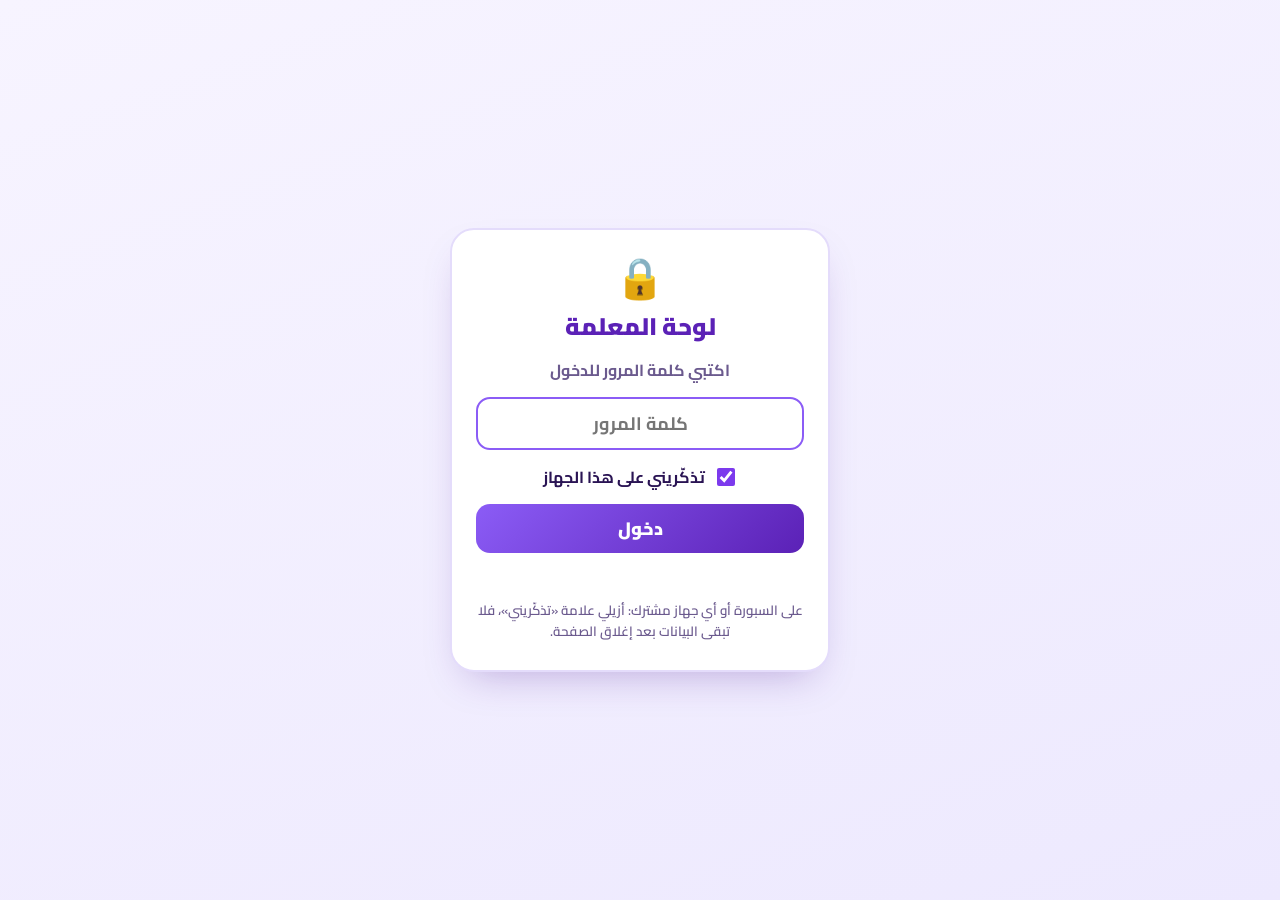
<file: lessons/lesson-01.html>
<!DOCTYPE html>
<html lang="ar" dir="rtl">
<head>
<meta charset="UTF-8">
<meta name="viewport" content="width=device-width, initial-scale=1.0">
<title>أساسيات تخطيط المشروع | عرض تفاعلي</title>
<!-- خط عربي واضح (إن لم يتوفر الإنترنت سيُستخدم خط النظام تلقائيًا) -->
<link rel="preconnect" href="https://fonts.googleapis.com">
<link rel="preconnect" href="https://fonts.gstatic.com" crossorigin>
<link href="https://fonts.googleapis.com/css2?family=Cairo:wght@400;600;700;800;900&display=swap" rel="stylesheet">

<style>
/* =========================================================
   1) الألوان والهوية البصرية — غيّري الألوان من هنا
   ========================================================= */
:root{
  --p:#6C3FD1;      /* البنفسجي الأساسي */
  --p2:#8B5CF6;     /* بنفسجي فاتح */
  --pd:#46238F;     /* بنفسجي غامق */
  --pl:#EFE8FF;     /* خلفية بنفسجية ناعمة */
  --pl2:#F8F5FF;
  --ac:#14B8A6;     /* اللون المساعد (فيروزي) */
  --acd:#0E8C7F;
  --am:#F59E0B;     /* لمسة ذهبية */
  --pink:#EC4899;
  --ok:#10B981;
  --bad:#F43F5E;
  --ink:#2A1B4D;    /* لون النص */
  --mut:#6B5E8A;
  --line:#E6DDFF;
}

/* =========================================================
   2) أساسيات الصفحة — منع التمرير وتثبيت نسبة 16:9
   ========================================================= */
*{box-sizing:border-box}
html,body{margin:0;height:100%;overflow:hidden;background:#E7E0F8;font-family:'Cairo',Tahoma,'Segoe UI',sans-serif;color:var(--ink);-webkit-user-select:none;user-select:none}
input{user-select:text;-webkit-user-select:text}
button{font-family:inherit;cursor:pointer}
b{color:var(--p);font-weight:900}

/* المسرح: 1600×900 ويتم تكبيره/تصغيره بالجافاسكربت ليملأ الشاشة */
#stage{
  position:absolute;left:50%;top:50%;width:1600px;height:900px;
  transform-origin:center center;overflow:hidden;overflow:clip;
  background:linear-gradient(140deg,#FDFBFF 0%,#F4EEFF 60%,#EEF9F7 100%);
}
/* زخارف خلفية ناعمة */
#stage::before,#stage::after{content:"";position:absolute;border-radius:50%;pointer-events:none;z-index:0}
#stage::before{width:620px;height:620px;left:-220px;top:-260px;background:radial-gradient(circle,rgba(139,92,246,.16),transparent 70%)}
#stage::after{width:560px;height:560px;right:-200px;bottom:-240px;background:radial-gradient(circle,rgba(20,184,166,.14),transparent 70%)}

/* =========================================================
   3) الشرائح وحركات الانتقال
   ========================================================= */
.slide{position:absolute;inset:0;overflow:hidden;overflow:clip;padding:48px 88px 70px;display:flex;flex-direction:column;opacity:0;visibility:hidden;z-index:1}
.slide.active{opacity:1;visibility:visible;z-index:2}
.slide.active[data-anim="fade"]{animation:inFade .7s ease both}
.slide.active[data-anim="zoom"]{animation:inZoom .7s cubic-bezier(.2,.8,.2,1) both}
.slide.active[data-anim="slide"][data-dir="next"]{animation:inNext .7s cubic-bezier(.2,.8,.2,1) both}
.slide.active[data-anim="slide"][data-dir="prev"]{animation:inPrev .7s cubic-bezier(.2,.8,.2,1) both}
.slide.leaving{visibility:visible;opacity:1;animation:out .45s ease forwards;z-index:1}
@keyframes inFade{from{opacity:0}to{opacity:1}}
@keyframes inZoom{from{opacity:0;transform:scale(.93)}to{opacity:1;transform:none}}
@keyframes inNext{from{opacity:0;transform:translateX(-90px)}to{opacity:1;transform:none}}
@keyframes inPrev{from{opacity:0;transform:translateX(90px)}to{opacity:1;transform:none}}
@keyframes out{to{opacity:0;transform:scale(.97)}}

/* ظهور العناصر بالتتابع */
.slide.active .rv{animation:rise .6s cubic-bezier(.2,.8,.2,1) backwards;animation-delay:calc(var(--i,0) * 90ms + 180ms)}
@keyframes rise{from{opacity:0;transform:translateY(26px)}}
@keyframes floaty{0%,100%{transform:translateY(0)}50%{transform:translateY(-12px)}}
@keyframes pop{0%{transform:scale(.6);opacity:0}70%{transform:scale(1.06)}100%{transform:scale(1);opacity:1}}
@keyframes shake{0%,100%{transform:translateX(0)}20%,60%{transform:translateX(-10px)}40%,80%{transform:translateX(10px)}}
@keyframes wave{0%,100%{transform:rotate(0)}25%{transform:rotate(18deg)}75%{transform:rotate(-12deg)}}
.shake{animation:shake .45s ease !important}
.float{display:inline-block;animation:floaty 3.2s ease-in-out infinite}

/* =========================================================
   4) عناصر مشتركة
   ========================================================= */
.shead{display:flex;align-items:center;gap:22px;margin-bottom:26px;flex-wrap:wrap}
.tag{background:#fff;color:var(--p);font-weight:800;font-size:23px;padding:7px 22px;border-radius:999px;border:2px solid var(--line);box-shadow:0 4px 14px rgba(108,63,209,.08);white-space:nowrap}
.stitle{font-size:54px;font-weight:900;margin:0;line-height:1.3;color:var(--ink)}
.body{flex:1;min-height:0;display:flex;flex-direction:column;gap:22px}
.lead{font-size:30px;line-height:1.7;margin:0;color:var(--ink)}
.muted{color:var(--mut)}
.center{text-align:center}
.row{display:flex;gap:16px;align-items:center;flex-wrap:wrap}
.row.c{justify-content:center}

.card{background:#fff;border-radius:28px;border:2px solid #EEE7FF;box-shadow:0 14px 36px rgba(76,40,160,.09)}

.btn{font-size:25px;font-weight:800;border:none;border-radius:18px;padding:12px 30px;background:var(--p);color:#fff;
  box-shadow:0 7px 0 var(--pd);transition:transform .15s, box-shadow .15s, filter .2s}
.btn:hover{transform:translateY(-3px);filter:brightness(1.08)}
.btn:active{transform:translateY(5px);box-shadow:0 2px 0 var(--pd)}
.btn.ghost{background:#fff;color:var(--p);border:2px solid var(--line);box-shadow:0 6px 0 #DCCFFF}
.btn.teal{background:var(--ac);box-shadow:0 7px 0 var(--acd)}
.btn.sm{font-size:21px;padding:8px 20px;border-radius:14px}

.hidden-step{opacity:0;transform:translateY(20px) scale(.97);transition:all .5s cubic-bezier(.2,.8,.2,1);pointer-events:none}
.hidden-step.show{opacity:1;transform:none;pointer-events:auto}

.note{background:linear-gradient(90deg,#FFF7E6,#FFFBF2);border:2px dashed #F6C977;border-radius:20px;padding:14px 26px;font-size:26px;font-weight:700;color:#7A4C00}
.chip{background:var(--pl);color:var(--pd);border-radius:999px;padding:8px 22px;font-size:24px;font-weight:800;border:2px solid var(--line)}

.feedback{min-height:64px;font-size:32px;font-weight:900;text-align:center;display:flex;align-items:center;justify-content:center}
.feedback .ok{color:var(--ok);animation:pop .5s both}
.feedback .no{color:var(--p);animation:pop .5s both}

/* =========================================================
   5) شريط التحكم + المؤشرات (داخل المسرح فلا يغطي المحتوى)
   ========================================================= */
#progress{position:absolute;top:0;right:0;height:7px;background:linear-gradient(90deg,var(--ac),var(--p2),var(--p));z-index:40;transition:width .5s ease;border-radius:0 0 0 8px}
#bar{position:absolute;bottom:10px;left:14px;display:flex;align-items:center;gap:4px;
  background:rgba(42,27,77,.72);padding:4px 6px;border-radius:999px;z-index:40;
  box-shadow:0 4px 12px rgba(42,27,77,.18);transition:opacity .35s, transform .35s}
#bar button{border:none;background:transparent;color:#fff;font-size:15px;font-weight:800;height:30px;padding:0 10px;border-radius:999px;transition:background .2s}
#bar button:hover{background:rgba(255,255,255,.2)}
#bar button:active{transform:scale(.92)}
#bar .clap{font-size:17px;padding:0 8px}
#bar .count{color:#fff;font-size:14px;font-weight:800;min-width:54px;text-align:center}
#bar .sep{width:1px;height:18px;background:rgba(255,255,255,.25)}
#hint{position:absolute;bottom:14px;right:16px;z-index:40;font-size:13px;font-weight:700;color:var(--mut);background:rgba(255,255,255,.75);
  border:1px solid var(--line);padding:3px 12px;border-radius:999px;transition:opacity .35s}
body.idle #bar{opacity:0;transform:translateY(20px);pointer-events:none}
body.idle #hint{opacity:0}
body.idle{cursor:none}

/* طبقة المؤثرات (تصفيق/احتفال) */
#fx{position:absolute;inset:0;pointer-events:none;z-index:60;overflow:hidden}
.clapfx{position:absolute;font-size:46px;animation:clapUp 1.8s ease-out forwards}
@keyframes clapUp{0%{opacity:0;transform:translate(0,0) scale(.5)}15%{opacity:1;transform:translate(calc(var(--dx)*.2),-60px) scale(1.1)}100%{opacity:0;transform:translate(var(--dx),-520px) scale(.8) rotate(var(--r))}}
.conf{position:absolute;width:14px;height:20px;border-radius:4px;animation:burst 1.3s cubic-bezier(.1,.7,.3,1) forwards}
@keyframes burst{0%{opacity:1;transform:translate(0,0) rotate(0)}100%{opacity:0;transform:translate(var(--x),var(--y)) rotate(var(--r))}}
.bigmsg{position:absolute;left:50%;top:44%;transform:translate(-50%,-50%);font-size:64px;font-weight:900;color:var(--p);background:#fff;
  padding:24px 50px;border-radius:32px;box-shadow:0 20px 60px rgba(76,40,160,.25);animation:bigmsg 1.6s ease forwards;white-space:nowrap}
@keyframes bigmsg{0%{opacity:0;transform:translate(-50%,-50%) scale(.6)}15%{opacity:1;transform:translate(-50%,-50%) scale(1.05)}25%{transform:translate(-50%,-50%) scale(1)}80%{opacity:1}100%{opacity:0;transform:translate(-50%,-60%)}}

/* =========================================================
   6) تصميم أنواع الشرائح
   ========================================================= */

/* --- التحضير --- */
.prep{display:flex;justify-content:center;flex:1;min-height:0;align-items:center}
.prep-hero{text-align:center;padding:40px 90px;min-width:900px}
.prep-hero .wave{font-size:120px;display:inline-block;animation:wave 2s ease-in-out infinite;transform-origin:70% 80%}
.prep-hero h1{font-size:66px;font-weight:900;margin:10px 0 6px;color:var(--pd)}
.prep-hero p{font-size:32px;margin:0 0 20px;color:var(--mut);font-weight:700}
.date{display:inline-flex;flex-direction:column;gap:4px;background:var(--pl);border-radius:20px;padding:14px 36px;font-size:32px;font-weight:800;color:var(--pd)}
.date small{font-size:26px;color:var(--mut);font-weight:700}
.prep-side h3{font-size:32px;margin:0 0 18px}
.checks{display:grid;grid-template-columns:1fr 1fr;gap:18px}
.check{display:flex;align-items:center;gap:16px;background:#fff;border:3px solid var(--line);border-radius:24px;padding:20px 22px;font-size:28px;font-weight:800;color:var(--ink);transition:all .25s;text-align:right}
.check:hover{transform:translateY(-4px);border-color:var(--p2)}
.check .ci{font-size:46px}
.check .box{margin-inline-start:auto;width:44px;height:44px;border-radius:14px;border:3px solid var(--line);display:grid;place-items:center;color:transparent;font-size:28px;transition:all .25s}
.check.on{border-color:var(--ok);background:#ECFDF5}
.check.on .box{background:var(--ok);border-color:var(--ok);color:#fff;animation:pop .4s}
.ready-msg{margin-top:20px;font-size:32px;font-weight:900;color:var(--ok);text-align:center}
.rules{display:flex;gap:14px;justify-content:center;flex-wrap:wrap}

/* --- بطاقات القلب --- */
.flips{display:grid;grid-template-columns:repeat(4,1fr);gap:26px;flex:1;min-height:0;max-height:420px}
.flip{perspective:1400px;background:none;border:none;padding:0;height:100%}
.flip-in{position:relative;width:100%;height:100%;transition:transform .8s cubic-bezier(.2,.8,.2,1);transform-style:preserve-3d}
.flip.on .flip-in{transform:rotateY(180deg)}
.face{position:absolute;inset:0;backface-visibility:hidden;-webkit-backface-visibility:hidden;border-radius:28px;display:flex;flex-direction:column;align-items:center;justify-content:center;padding:24px;text-align:center}
.face.front{background:linear-gradient(160deg,#fff,var(--pl));border:3px solid var(--line);box-shadow:0 14px 34px rgba(76,40,160,.1)}
.face.front .ic{font-size:92px}
.face.front .ft{font-size:40px;font-weight:900;color:var(--pd);margin-top:10px}
.face.front .tap{font-size:20px;color:var(--mut);margin-top:10px;font-weight:700}
.face.back{transform:rotateY(180deg);background:linear-gradient(160deg,var(--p),var(--pd));color:#fff}
.face.back .bt{font-size:30px;font-weight:800;line-height:1.6}
.face.back .ex{font-size:22px;margin-top:16px;background:rgba(255,255,255,.16);padding:8px 16px;border-radius:14px;font-weight:700}
.bridge{font-size:36px;font-weight:800;text-align:center;padding:22px;background:linear-gradient(90deg,#ECFDF5,#F0EBFF);border-radius:24px;border:2px solid #CFF3EC}

/* --- ماذا تتوقعين --- */
.predict{display:grid;grid-template-columns:1fr 1fr;gap:40px;flex:1;min-height:0}
.scene{padding:36px 40px;display:flex;flex-direction:column;justify-content:center;gap:20px;background:linear-gradient(160deg,#fff,#FFF6EC)}
.scene .big{font-size:100px;text-align:center}
.scene p{font-size:32px;line-height:1.8;margin:0;font-weight:600}
.pred-list{display:flex;flex-direction:column;gap:16px}
.pred-q{font-size:40px;font-weight:900;color:var(--pd);margin:0 0 6px}
.pred-item{display:flex;align-items:center;gap:18px;background:#fff;border:2px solid var(--line);border-radius:22px;padding:14px 22px;font-size:30px;font-weight:800}
.pred-item span{font-size:42px}

/* --- العنوان --- */
.titleS{flex:1;display:flex;flex-direction:column;align-items:center;justify-content:center;text-align:center;position:relative}
.titleS .kicker{font-size:30px;font-weight:800;color:var(--mut)}
.titleS .badge{background:var(--p);color:#fff;font-size:32px;font-weight:900;padding:8px 36px;border-radius:999px;margin:18px 0 8px;box-shadow:0 8px 0 var(--pd)}
.titleS h1{font-size:108px;font-weight:900;margin:8px 0;background:linear-gradient(90deg,var(--pd),var(--p2),var(--ac));-webkit-background-clip:text;background-clip:text;color:transparent;line-height:1.35}
.titleS .sub{font-size:38px;font-weight:700;color:var(--ink)}
.orbit{position:absolute;font-size:64px;opacity:.9}
.titleS .tnote{margin-top:26px}

/* --- القائمة (الأهداف) --- */
.olist{display:grid;grid-template-columns:1fr 1fr;gap:20px 32px}
.oitem{display:flex;align-items:center;gap:20px;padding:20px 26px;font-size:31px;font-weight:800}
.oitem .n{flex:none;width:58px;height:58px;border-radius:18px;background:var(--pl);display:grid;place-items:center;font-size:34px}

/* --- المعادلة --- */
.eq{display:flex;align-items:center;justify-content:center;gap:22px;margin-top:10px}
.eq-op{font-size:70px;font-weight:900;color:var(--p2)}
.eq-box{width:250px;height:230px;border-radius:30px;border:3px dashed var(--p2);background:#fff;display:flex;flex-direction:column;align-items:center;justify-content:center;gap:8px;transition:all .3s;position:relative}
.eq-box:hover{transform:translateY(-6px)}
.eq-box .q{font-size:100px;font-weight:900;color:var(--p2)}
.eq-box .a{display:none;flex-direction:column;align-items:center;gap:8px}
.eq-box .a i{font-style:normal;font-size:74px}
.eq-box .a span{font-size:28px;font-weight:900;color:var(--pd)}
.eq-box.on{border-style:solid;border-color:var(--p);background:linear-gradient(160deg,#fff,var(--pl))}
.eq-box.on .q{display:none}
.eq-box.on .a{display:flex;animation:pop .5s}
.eq-box.res{border-color:var(--ac)}
.eq-box.res.on{border-color:var(--ac);background:linear-gradient(160deg,#fff,#E6FBF8)}
.defbox{padding:22px 34px;font-size:32px;line-height:1.7;font-weight:600;border-right:10px solid var(--p)}

/* --- التصنيف --- */
.sort-grid{display:grid;grid-template-columns:repeat(3,1fr);gap:20px}
.sitem{padding:16px 18px;display:flex;flex-direction:column;align-items:center;gap:10px;text-align:center;transition:all .3s;position:relative}
.sitem .si{font-size:52px;line-height:1}
.sitem .st{font-size:27px;font-weight:800;min-height:44px;display:flex;align-items:center}
.sitem .sb{display:flex;gap:10px}
.sitem .sb button{border:2px solid var(--line);background:#fff;border-radius:14px;padding:6px 16px;font-size:22px;font-weight:800;color:var(--ink);transition:all .2s}
.sitem .sb button:hover{background:var(--pl);border-color:var(--p2)}
.sitem .sb button.x{background:#FFE4E8;border-color:var(--bad)}
.sitem .done{display:none;font-size:25px;font-weight:900;padding:6px 20px;border-radius:999px;color:#fff}
.sitem.ok .sb{display:none}
.sitem.ok .done{display:block;animation:pop .45s}
.sitem.ok.ca{border-color:var(--p);background:#F7F3FF}.sitem.ok.ca .done{background:var(--p)}
.sitem.ok.cb{border-color:var(--ac);background:#EEFBF9}.sitem.ok.cb .done{background:var(--ac)}
.score{font-size:26px;font-weight:900;background:#fff;border:2px solid var(--line);border-radius:999px;padding:6px 22px;color:var(--pd)}

/* --- البطاقات القابلة للنقر --- */
.cgrid{display:grid;gap:20px;flex:1;min-height:0}
.ccard{padding:18px 20px;display:flex;flex-direction:column;align-items:center;justify-content:center;text-align:center;gap:8px;transition:all .3s;border:2px solid #EEE7FF}
.ccard:hover{transform:translateY(-5px);border-color:var(--p2)}
.ccard .ci{font-size:58px;line-height:1.1;transition:transform .3s}
.ccard .ct{font-size:29px;font-weight:900;color:var(--pd)}
.ccard .cx{font-size:23px;font-weight:700;line-height:1.6;color:var(--ink);opacity:0;transform:translateY(10px);transition:all .4s}
.ccard .tap{font-size:18px;color:var(--mut);font-weight:700;transition:opacity .3s}
.ccard.open{background:linear-gradient(160deg,#fff,var(--pl));border-color:var(--p)}
.ccard.open .cx{opacity:1;transform:none}
.ccard.open .tap{opacity:0;height:0}
.chips{display:flex;gap:12px;flex-wrap:wrap;align-items:center}

/* --- المثلث --- */
.tri{display:grid;grid-template-columns:640px 1fr;gap:40px;flex:1;min-height:0;align-items:center}
.tri-wrap{position:relative;width:620px;height:500px}
.tri-wrap svg{position:absolute;inset:0}
.tnode{position:absolute;width:170px;height:110px;border-radius:26px;border:3px solid var(--p);background:#fff;display:flex;flex-direction:column;align-items:center;justify-content:center;font-size:30px;font-weight:900;color:var(--pd);transition:all .25s;transform:translate(-50%,-50%);box-shadow:0 10px 26px rgba(76,40,160,.12)}
.tnode i{font-style:normal;font-size:42px}
.tnode:hover,.tnode.on{background:var(--p);color:#fff;transform:translate(-50%,-50%) scale(1.07)}
.tcenter{position:absolute;left:50%;top:62%;transform:translate(-50%,-50%);background:#E6FBF8;color:var(--acd);border-radius:999px;padding:10px 26px;font-size:26px;font-weight:900;border:2px solid #BDEFE8}
.tinfo{padding:26px 32px;min-height:170px;font-size:29px;line-height:1.7;font-weight:600}
.tinfo h3{margin:0 0 6px;font-size:34px;color:var(--p)}
.lab{padding:20px 28px;margin-top:20px}
.lab h4{margin:0 0 10px;font-size:27px}
.lab input[type=range]{width:100%;accent-color:var(--p);height:34px}
.barrow{display:grid;grid-template-columns:130px 1fr 150px;align-items:center;gap:14px;font-size:24px;font-weight:800;margin-top:8px}
.bartrack{height:26px;background:var(--pl);border-radius:999px;overflow:hidden}
.barfill{height:100%;border-radius:999px;transition:width .5s cubic-bezier(.2,.8,.2,1)}

/* --- فكر زاوج شارك --- */
.tps-q{padding:26px 34px;font-size:40px;font-weight:900;text-align:center;background:linear-gradient(135deg,#fff,var(--pl))}
.tps-row{display:grid;grid-template-columns:repeat(3,1fr) 300px;gap:20px;align-items:stretch}
.phase{padding:18px;display:flex;flex-direction:column;align-items:center;gap:6px;font-size:28px;font-weight:900;border:3px solid #EEE7FF;transition:all .3s}
.phase i{font-style:normal;font-size:56px}
.phase small{font-size:21px;color:var(--mut);font-weight:700}
.phase.on{border-color:var(--ac);background:#EEFBF9;transform:translateY(-6px)}
.cmp{display:grid;grid-template-columns:1fr 1fr;gap:24px}
.cmp .col{padding:18px 26px}
.cmp h4{margin:0 0 6px;font-size:30px;color:var(--p)}
.cmp ul{margin:0;padding-inline-start:28px;font-size:25px;font-weight:700;line-height:1.7}

/* --- المؤقت --- */
.timer{display:flex;flex-direction:column;align-items:center;justify-content:center;gap:10px;padding:16px}
.tm-num{font-size:62px;font-weight:900;color:var(--pd);font-variant-numeric:tabular-nums;line-height:1}
.timer.done .tm-num{color:var(--bad);animation:shake .5s 2}
.timer .ringbox{position:relative;width:300px;height:300px}
.timer .ringbox svg{transform:rotate(-90deg)}
.timer .ringbox .tm-num{position:absolute;inset:0;display:grid;place-items:center;font-size:90px}
.timer circle.bg{stroke:var(--pl)}
.timer circle.fg{stroke:var(--p);transition:stroke-dashoffset 1s linear, stroke .3s}
.timer.warn circle.fg{stroke:var(--bad)}

/* --- الترتيب --- */
.slots{display:flex;align-items:stretch;justify-content:center;gap:8px}
.slot{width:250px;min-height:200px;border-radius:24px;border:3px dashed var(--line);background:rgba(255,255,255,.6);display:flex;flex-direction:column;align-items:center;justify-content:flex-start;padding:14px 12px;text-align:center;gap:6px}
.slot .sn{width:48px;height:48px;border-radius:50%;background:var(--pl);display:grid;place-items:center;font-size:26px;font-weight:900;color:var(--p)}
.slot.fill{border-style:solid;border-color:var(--p);background:#fff;animation:pop .45s}
.slot.fill .sn{background:var(--p);color:#fff}
.slot .sl{font-size:28px;font-weight:900;color:var(--pd)}
.slot .sd{font-size:20px;font-weight:700;color:var(--mut);line-height:1.5}
.arrow{align-self:center;font-size:40px;color:var(--p2);font-weight:900}
.pool{display:flex;gap:16px;justify-content:center;flex-wrap:wrap}
.pool button{font-size:28px;font-weight:900;padding:14px 26px;border-radius:20px;border:3px solid var(--line);background:#fff;color:var(--ink);box-shadow:0 6px 0 #DCCFFF;transition:all .2s}
.pool button:hover{transform:translateY(-4px);border-color:var(--p2)}
.pool button.used{visibility:hidden}

/* --- اختيار من متعدد --- */
.mcq-q{padding:26px 36px;font-size:40px;font-weight:900;text-align:center;line-height:1.6;display:flex;align-items:center;justify-content:center;gap:24px}
.mcq-q .qi{font-size:76px}
.opts{display:grid;grid-template-columns:1fr 1fr;gap:20px}
.opt{display:flex;align-items:center;gap:20px;padding:18px 26px;font-size:31px;font-weight:800;background:#fff;border:3px solid var(--line);border-radius:26px;color:var(--ink);text-align:right;transition:all .2s;box-shadow:0 6px 0 #E6DDFF}
.opt:hover{transform:translateY(-4px);border-color:var(--p2)}
.opt .oi{flex:none;width:62px;height:62px;border-radius:18px;background:var(--pl);display:grid;place-items:center;font-size:36px;font-weight:900;color:var(--p)}
.opt.right{background:#ECFDF5;border-color:var(--ok);box-shadow:0 6px 0 #A7F3D0}
.opt.right .oi{background:var(--ok);color:#fff}
.opt.wrong{background:#FFF1F4;border-color:#FDA4AF;opacity:.75}
.explain{font-size:27px;font-weight:700;text-align:center;color:var(--acd)}

/* --- صح وخطأ --- */
.tf-list{display:flex;flex-direction:column;gap:14px}
.tf{display:grid;grid-template-columns:1fr auto;gap:20px;align-items:center;padding:14px 24px;transition:all .3s}
.tf .tt{font-size:28px;font-weight:800}
.tf .fix{display:block;font-size:22px;color:var(--acd);font-weight:700;margin-top:4px}
.tf .tb{display:flex;gap:12px}
.tf .tb button{width:120px;height:58px;border-radius:16px;border:3px solid var(--line);background:#fff;font-size:25px;font-weight:900;transition:all .2s}
.tf .tb button:hover{transform:translateY(-3px)}
.tf .tb .t{color:var(--ok)} .tf .tb .f{color:var(--bad)}
.tf.ok{border-color:var(--ok);background:#F2FDF8}
.tf .tb button.sel{background:var(--ok);color:#fff;border-color:var(--ok)}
.tf .tb button.x{background:#FFE4E8;border-color:var(--bad)}

/* --- العصف الذهني --- */
.storm{position:relative;flex:1;min-height:0}
.storm-center{position:absolute;left:50%;top:50%;transform:translate(-50%,-50%);width:420px;padding:26px;border-radius:40px;background:linear-gradient(135deg,var(--p),var(--pd));color:#fff;text-align:center;font-size:32px;font-weight:900;line-height:1.5;box-shadow:0 18px 40px rgba(76,40,160,.3);z-index:2}
.idea{position:absolute;transform:translate(-50%,-50%);background:#fff;border:3px solid var(--line);border-radius:26px;padding:10px 22px;font-size:25px;font-weight:800;max-width:390px;text-align:center;animation:ideaIn .5s cubic-bezier(.2,.8,.2,1) both;box-shadow:0 8px 20px rgba(76,40,160,.1);width:max-content;line-height:1.5}
.idea.book{border-color:var(--ac);background:#EEFBF9}
@keyframes ideaIn{from{opacity:0;transform:translate(-50%,-50%) scale(.3)}}
.storm-in{display:flex;gap:14px;align-items:center}
.storm-in input{flex:1;font-family:inherit;font-size:26px;font-weight:700;padding:12px 22px;border-radius:18px;border:3px solid var(--line);outline:none;color:var(--ink)}
.storm-in input:focus{border-color:var(--p2)}

/* --- المجموعات --- */
.groups{display:grid;grid-template-columns:repeat(4,1fr);gap:18px}
.grp{padding:20px 18px;text-align:center;border-top:10px solid var(--c)}
.grp i{font-style:normal;font-size:54px;display:block}
.grp h4{margin:6px 0;font-size:29px;color:var(--c)}
.grp p{margin:0;font-size:24px;font-weight:700;line-height:1.6}
.gfoot{display:grid;grid-template-columns:1fr 380px;gap:24px;align-items:center}

/* --- بطاقة المشروع (تطبيق عملي) --- */
.builder{display:grid;grid-template-columns:1fr 1fr;gap:34px;flex:1;min-height:0}
.fields{display:flex;flex-direction:column;gap:12px}
.field{display:grid;grid-template-columns:230px 1fr;align-items:center;gap:14px;font-size:25px;font-weight:800}
.field input{font-family:inherit;font-size:24px;font-weight:700;padding:10px 18px;border-radius:16px;border:3px solid var(--line);outline:none;color:var(--ink);width:100%}
.field input:focus{border-color:var(--p2)}
.pcard{align-self:start;padding:24px 30px;display:flex;flex-direction:column;gap:14px;background:linear-gradient(160deg,#fff,var(--pl));border:3px solid var(--p2)}
.pcard h3{margin:0;font-size:38px;color:var(--pd);text-align:center}
.pstats{display:grid;grid-template-columns:repeat(3,1fr);gap:12px}
.pstat{background:#fff;border-radius:20px;padding:12px;text-align:center;border:2px solid var(--line)}
.pstat i{font-style:normal;font-size:38px;display:block}
.pstat b{display:block;font-size:22px;color:var(--mut)}
.pstat span{font-size:23px;font-weight:800;word-break:break-word}
.pcard .stk{display:flex;gap:8px;flex-wrap:wrap;justify-content:center;min-height:44px}
.pcard .stk .chip{font-size:21px;padding:5px 16px}
.pcard.approved{border-color:var(--ok);box-shadow:0 0 0 8px rgba(16,185,129,.15)}
.stamp{display:none;text-align:center;font-size:30px;font-weight:900;color:var(--ok)}
.pcard.approved .stamp{display:block;animation:pop .5s}

/* --- تحدي الدقيقة --- */
.chal{display:grid;grid-template-columns:380px 1fr;gap:40px;flex:1;min-height:0;align-items:center}
.chal-task{font-size:34px;font-weight:800;line-height:1.7;padding:24px 32px}
.counter{display:flex;align-items:center;gap:18px;justify-content:center;font-size:26px;font-weight:800}
.counter .cn{font-size:60px;font-weight:900;color:var(--p);min-width:90px;text-align:center}
.ans-grid{display:flex;flex-wrap:wrap;gap:12px}
.ans-grid .chip{font-size:25px}

/* --- المراجعة (خريطة ذهنية) --- */
.mind{display:grid;grid-template-columns:1fr 360px 1fr;gap:26px;flex:1;min-height:0;align-items:center}
.mcol{display:flex;flex-direction:column;gap:16px}
.mcore{width:320px;height:320px;border-radius:50%;margin:auto;background:linear-gradient(135deg,var(--p),var(--pd));color:#fff;display:grid;place-items:center;text-align:center;font-size:38px;font-weight:900;padding:40px;line-height:1.5;box-shadow:0 0 0 18px rgba(139,92,246,.15),0 20px 50px rgba(76,40,160,.3)}
.branch{padding:14px 22px;text-align:right;border:3px solid #EEE7FF;transition:all .3s;display:block;width:100%;background:#fff;border-radius:24px;font-family:inherit;color:var(--ink)}
.branch:hover{border-color:var(--p2)}
.branch .bh{font-size:29px;font-weight:900;color:var(--pd);display:flex;align-items:center;gap:12px}
.branch .bp{font-size:22px;font-weight:700;color:var(--mut);max-height:0;overflow:hidden;opacity:0;transition:all .4s;line-height:1.6}
.branch.open{border-color:var(--p);background:#FAF7FF}
.branch.open .bp{max-height:120px;opacity:1;margin-top:4px}

/* --- التقييم الفوري --- */
.exit{display:grid;grid-template-columns:1.2fr 1fr;gap:34px;flex:1;min-height:0}
.votes{display:flex;flex-direction:column;gap:18px;padding:24px 30px;justify-content:center}
.vote{display:grid;grid-template-columns:90px 230px 1fr 60px;align-items:center;gap:14px;background:none;border:none;padding:6px;border-radius:20px;text-align:right;color:var(--ink)}
.vote:hover{background:var(--pl2)}
.vote .ve{font-size:70px;transition:transform .2s}
.vote:active .ve{transform:scale(1.3)}
.vote .vl{font-size:27px;font-weight:800}
.vote .vc{font-size:32px;font-weight:900;color:var(--p)}
.ticket{padding:26px 32px;background:linear-gradient(160deg,#fff,#FFF6EC);border:3px dashed #F6C977}
.ticket h3{margin:0 0 14px;font-size:34px;color:#B45309}
.ticket div{font-size:28px;font-weight:700;padding:12px 0;border-bottom:2px dashed #F3DDB3}
.ticket div:last-child{border:none}
.ticket div b{font-size:38px;color:#D97706}

/* --- الختام --- */
.closing{flex:1;display:flex;flex-direction:column;align-items:center;justify-content:center;text-align:center;gap:18px}
.closing .trophy{font-size:150px;animation:floaty 3s ease-in-out infinite}
.closing h1{font-size:90px;margin:0;font-weight:900;color:var(--pd)}
.closing p{font-size:36px;font-weight:700;margin:0;max-width:1150px;line-height:1.7}
</style>
</head>
<body>
<div id="stage">
  <div id="progress"></div>
  <div id="hint">Space = التالي &nbsp;|&nbsp; ← → للتنقل &nbsp;|&nbsp; ت = تصفيق &nbsp;|&nbsp; F = ملء الشاشة</div>
  <div id="slides"></div>
  <div id="fx"></div>
  <!-- شريط التحكم -->
  <div id="bar">
    <button id="nextBtn" title="التالي (→ أو Space)">→</button>
    <span class="count" id="count">١ / ١</span>
    <button id="prevBtn" title="السابق (←)">←</button>
    <span class="sep"></span>
    <button class="clap" id="clapBtn" title="تصفيق (ت)">👏</button>
    <button id="fsBtn" title="ملء الشاشة (F)">⛶</button>
  </div>
</div>

<script>
/* ==========================================================================
   ✏️✏️✏️  إعدادات المحتوى — عدّلي الدرس من هنا فقط  ✏️✏️✏️
   --------------------------------------------------------------------------
   • LESSON: بيانات الدرس العامة.
   • SLIDES: قائمة الشرائح بالترتيب. لإضافة شريحة انسخي أي كائن { ... } والصقيه.
     لحذف شريحة احذفي الكائن كاملًا. عدد الشرائح يُحسب تلقائيًا.
   • type: نوع الشريحة (prep, flip, predict, title, list, equation, sort, cards,
     triangle, tps, order, mcq, tf, brainstorm, challenge, groups, builder,
     review, exit, closing)
   • anim: حركة الدخول: "fade" أو "slide" أو "zoom"
   • يمكن استخدام <b>كلمة</b> لتمييز كلمة باللون البنفسجي.
   ========================================================================== */

const LESSON = {
  subject : "تقنية رقمية ٣",
  unit    : "الوحدة الأولى",
  number  : "الدرس الأول",
  title   : "أساسيات تخطيط المشروع"
};

const SLIDES = [

  /* ───────────── ١) التحضير ───────────── */
  { type:"prep", anim:"zoom", tag:"🌸 التحضير",
    greeting:"صباح الإنجاز يا مبدعات!",
    sub:"نبدأ حصّتنا بنشاط وتركيز 💜",
    rules:["👂 أُنصت باهتمام","✋ أرفع يدي للمشاركة","🤝 أحترم آراء زميلاتي","⏱️ ألتزم بالوقت"] },

  /* ───────────── ٢) مراجعة التعلم السابق والربط ───────────── */
  { type:"flip", anim:"slide", tag:"🔁 مراجعة وربط",
    title:"تذكّري معي… ماذا تعرفين عن هذه الكلمات؟",
    note:"اسألي الطالبات أولًا ثم اقلبي البطاقة 👆",
    cards:[
      {icon:"🎯", front:"الهدف",          back:"ما نريد الوصول إليه في النهاية",   ex:"مثال: الفوز في مسابقة الروبوت"},
      {icon:"📋", front:"المهمة",         back:"عمل محدد نُنجزه خطوة بخطوة",       ex:"مثال: تصميم شعار الفريق"},
      {icon:"⏰", front:"الموعد النهائي", back:"آخر وقت لتسليم العمل",             ex:"مثال: التسليم يوم الخميس"},
      {icon:"💰", front:"الميزانية",       back:"المبلغ المتاح لإنجاز العمل",       ex:"مثال: ٥٠٠ ريال للفعالية"} ],
    bridgeBtn:"🔗 اربطي بدرس اليوم",
    bridge:"هدف 🎯 + مهام 📋 + موعد ⏰ + ميزانية 💰 = <b>مشروع!</b> 🚀 وهذا ما سنتعلّم تخطيطه اليوم" },

  /* ───────────── ٣) التهيئة ───────────── */
  { type:"predict", anim:"fade", tag:"🔮 التهيئة • ماذا تتوقعين؟",
    title:"موقف سريع…",
    icon:"🎉",
    scenario:"كُلِّفتِ مع صديقاتك بتنظيم <b>فعالية يوم المعلم</b> في المدرسة خلال <b>أسبوع واحد</b> وبميزانية <b>٥٠٠ ريال</b>… لكنّكنّ بدأتنّ العمل <b>بدون أي خطة!</b>",
    question:"ماذا تتوقعين أن يحدث؟ 🤔",
    answers:[ {icon:"⏳",text:"ضياع الوقت وتأخّر الفعالية"},
              {icon:"💸",text:"نفاد الميزانية قبل اكتمال التجهيز"},
              {icon:"😵",text:"تكرار المهام وتداخلها بين الفريق"},
              {icon:"📉",text:"ضعف الأداء وعدم تحقيق الهدف"} ],
    revealBtn:"🔮 اكشفي توقّعًا",
    conclusion:"💡 الحل هو <b>التخطيط!</b> فعدم وجود خطة يؤدي إلى ضياع الوقت وضعف الأداء" },

  /* ───────────── ٤) العنوان ───────────── */
  { type:"title", anim:"zoom",
    sub:"من الفكرة… إلى خطة ناجحة 🚀",
    icons:["📋","🗓️","💰","👩‍💼","🎯","📈"],
    note:"📝 سجّلي عنوان الدرس في دفترك" },

  /* ───────────── ٥) الأهداف ───────────── */
  { type:"list", anim:"slide", tag:"🎯 أهداف الدرس",
    title:"في نهاية الدرس ستكونين قادرة على:",
    items:[ {icon:"💡",text:"تعريف المشروع وإدارة المشروع"},
            {icon:"🔺",text:"توضيح عناصر مثلث إدارة المشروع"},
            {icon:"🧾",text:"التمييز بين التكاليف الثابتة والمتغيرة"},
            {icon:"🔄",text:"ترتيب مراحل دورة حياة خطة المشروع"},
            {icon:"🗂️",text:"التعرّف على الخطط الأخرى للمشروع"},
            {icon:"👩‍💼",text:"تحديد واجبات مدير المشروع وسماته"} ] },

  /* ───────────── ٦) لاحظ واكتشف: ما المشروع؟ ───────────── */
  { type:"equation", anim:"slide", tag:"🔎 لاحظ واكتشف",
    title:"ما هو المشروع؟",
    hint:"اضغطي على كل صندوق لتكتشفي مكوّنات المشروع",
    parts:[ {icon:"📋",label:"أنشطة ومهام"}, {icon:"⏰",label:"إطار زمني محدد"}, {icon:"💰",label:"ميزانية محددة"} ],
    result:{icon:"🎁",label:"منتج أو خدمة"},
    defBtn:"📖 أظهري التعريف",
    definition:"<b>المشروع:</b> سلسلة من الأنشطة أو المهام الواجب إنجازها خلال إطار زمني محدد وضمن ميزانية محددة للتوصّل إلى منتج أو خدمة." },

  /* ───────────── ٧) صنّفي: مشروع أم مهمة روتينية ───────────── */
  { type:"sort", anim:"fade", tag:"🧩 صنّفي",
    title:"مشروع أم مهمة روتينية؟",
    question:"اختاري التصنيف المناسب لكل بطاقة 👇",
    cats:[ {id:"a",label:"مشروع",icon:"🚀"}, {id:"b",label:"مهمة روتينية",icon:"🔁"} ],
    items:[ {icon:"🎉",text:"تنظيم فعالية يوم المعلم",cat:"a"},
            {icon:"🪥",text:"تنظيف أسناني كل يوم",cat:"b"},
            {icon:"📱",text:"تصميم تطبيق لمكتبة المدرسة",cat:"a"},
            {icon:"🛏️",text:"ترتيب سريري كل صباح",cat:"b"},
            {icon:"🤖",text:"المشاركة في مسابقة الروبوت",cat:"a"},
            {icon:"🚌",text:"الذهاب إلى المدرسة",cat:"b"} ],
    doneMsg:"💡 المشروع له بداية ونهاية، وهدف، وزمن، وميزانية محددة" },

  /* ───────────── ٨) إدارة المشروع ───────────── */
  { type:"cards", anim:"slide", tag:"📚 إدارة المشروع",
    title:"إدارة المشروع",
    intro:"عملية تمرّ بمراحل لتحقيق أهداف محددة في زمن محدد:",
    chips:["🚀 البدء","📝 التخطيط","⚙️ التنفيذ","🎛️ التحكم","🏁 الإغلاق"],
    sub:"✨ فوائدها — اضغطي على البطاقة:",
    cols:5,
    cards:[ {icon:"⏱️",title:"توفير الوقت",text:"والجهد بالتركيز على الأولويات"},
            {icon:"🧗‍♀️",title:"تجاوز الصعوبات",text:"والتقليل من احتمالات الفشل"},
            {icon:"👀",title:"المتابعة",text:"تحقيق درجة عالية من المتابعة"},
            {icon:"🔄",title:"التكيّف",text:"مع المتغيرات"},
            {icon:"💳",title:"الميزانية",text:"إدارة ميزانية المشروع بفاعلية"} ] },

  /* ───────────── ٩) مثلث إدارة المشروع ───────────── */
  { type:"triangle", anim:"zoom", tag:"🔎 لاحظ واكتشف",
    title:"مثلث إدارة المشروع",
    nodes:{
      scope:{icon:"🎯",label:"النطاق", text:"كل الأعمال والأنشطة التي يتم تنفيذها للوصول إلى المنتج أو الخدمة المطلوبة."},
      time :{icon:"⏰",label:"الزمن",  text:"الجدول الزمني للمشروع: ندوّن جميع المهام من البداية للنهاية، ونحدد زمن كل مهمة وأولويتها."},
      cost :{icon:"💰",label:"التكلفة",text:"ميزانية المشروع: الموارد البشرية، الأدوات والأجهزة، المواد الخام… وغيرها."} },
    center:"⭐ جودة المشروع",
    startText:"👈 اضغطي على أي ركن من أركان المثلث لتتعرّفي عليه",
    labTitle:"🧪 جرّبي: حرّكي المؤشر لزيادة نطاق المشروع… ماذا تلاحظين؟",
    labNote:"💡 كلما زاد <b>النطاق</b> زاد <b>الزمن</b> أو <b>التكلفة</b> أو كلاهما!" },

  /* ───────────── ١٠) صنّفي: تكاليف ثابتة / متغيرة ───────────── */
  { type:"sort", anim:"fade", tag:"🧾 صنّفي",
    title:"تكاليف ثابتة أم متغيرة؟",
    question:"تنقسم تكاليف المشروع إلى قسمين… صنّفي كل بند:",
    cats:[ {id:"a",label:"ثابتة",icon:"🧱"}, {id:"b",label:"متغيرة",icon:"📊"} ],
    items:[ {icon:"👷‍♀️",text:"رواتب العمال",cat:"a"},
            {icon:"🏢",text:"الإيجارات",cat:"a"},
            {icon:"💡",text:"الكهرباء",cat:"b"},
            {icon:"🚰",text:"المياه",cat:"b"},
            {icon:"🧵",text:"المواد المستخدمة في الإنتاج",cat:"b"} ],
    doneMsg:"💡 الثابتة: الرواتب والإيجارات • المتغيرة: الكهرباء والمياه والمواد" },

  /* ───────────── ١١) عناصر تخطيط المشروع ───────────── */
  { type:"cards", anim:"slide", tag:"🗺️ تخطيط المشروع",
    title:"عناصر تخطيط المشروع",
    intro:"<b>خطة المشروع</b> وثيقة رسمية لمراقبة وتنفيذ المشروع، وهي <b>مفتاح النجاح</b> 🔑",
    cols:3,
    cards:[ {icon:"🎯",title:"تحديد النطاق",text:"الأهداف والنتائج المرجوّة وأصحاب المصلحة"},
            {icon:"🗓️",title:"تطوير الخطة",text:"المهام والموارد والجداول الزمنية"},
            {icon:"⚠️",title:"تحديد المخاطر",text:"ووضع استراتيجيات للتغلب عليها"},
            {icon:"👥",title:"الأدوار والمسؤوليات",text:"تحديد أعضاء الفريق وأدوارهم"},
            {icon:"🚩",title:"معالم المشروع",text:"نقاط لقياس التقدّم وتقييمه"},
            {icon:"📈",title:"المراقبة والتحكم",text:"تتبّع سير المشروع وتصحيح المشكلات"} ] },

  /* ───────────── تخطيط المشروع وفوائده (ص ١٠–١١) ───────────── */
  { type:"cards", anim:"slide", tag:"🗺️ تخطيط المشروع",
    title:"لماذا نخطّط للمشروع؟",
    intro:"<b>تخطيط المشروع:</b> كيفية إتمام مشروع في إطار زمني محدد، بمراحل محددة وموارد معينة؛ يحوّل الفكرة غير الملموسة إلى واقع. فوائده:",
    cols:5,
    cards:[ {icon:"📈",title:"تحسين النتائج",text:"أهداف واضحة وخطة مفصلة ومراقبة للتقدم ← في الوقت والميزانية وبرضا أصحاب المصلحة"},
            {icon:"💰",title:"انخفاض التكاليف",text:"تحديد متطلبات الموارد وتخصيصها بكفاءة يقلل التأخير وإعادة العمل"},
            {icon:"⚡",title:"زيادة الكفاءة",text:"تحديد الأدوار والمسؤوليات والإجراءات والمجالات القابلة للتحسين"},
            {icon:"🤝",title:"مشاركة أصحاب المصلحة",text:"إشراكهم في التخطيط يوافق توقعاتهم مع النتائج ويزيد رضاهم"},
            {icon:"🛡️",title:"إدارة المخاطر",text:"تحديد المخاطر المحتملة واستراتيجيات الحد منها يقلل احتمالية الفشل"} ] },

  /* ───────────── ١٢) فكّري – زاوجي – شاركي ───────────── */
  { type:"tps", anim:"fade", tag:"👭 فكّري – زاوجي – شاركي",
    title:"سؤال للنقاش",
    question:"ما الفرق بين <b>تخطيط المشروع</b> و<b>إدارة المشروع</b>؟",
    phases:[ {icon:"🤔",label:"فكّري بمفردك",sec:60},
             {icon:"👭",label:"زاوجي زميلتك",sec:90},
             {icon:"📢",label:"شاركي الصف",sec:120} ],
    answerBtn:"💡 الإجابة النموذجية",
    answer:[ {title:"🗺️ تخطيط المشروع", points:["مرحلة من مراحل إدارة المشروع","يحدد: ماذا؟ كيف؟ متى؟ وبكم؟","يحوّل الفكرة إلى خطة واضحة"]},
             {title:"🧭 إدارة المشروع", points:["العملية الشاملة للمشروع كله","بدء ← تخطيط ← تنفيذ ← تحكم ← إغلاق","تضمن تحقيق الأهداف في الوقت والميزانية"]} ] },

  /* ───────────── ١٣) رتّبي: دورة حياة خطة المشروع ───────────── */
  { type:"order", anim:"slide", tag:"🔄 رتّبي",
    title:"دورة حياة خطة المشروع",
    question:"اضغطي على المراحل بالترتيب الصحيح من ١ إلى ٥",
    steps:[ {icon:"🚀",label:"البدء",desc:"تحديد الأهداف والنطاق مع أصحاب المصلحة"},
            {icon:"📝",label:"التخطيط",desc:"خطة مفصّلة للمهام والموارد والزمن"},
            {icon:"⚙️",label:"التنفيذ",desc:"تنفيذ المهام ومراقبة التقدّم"},
            {icon:"🎛️",label:"المراقبة والتحكم",desc:"مقارنة الأداء بالخطة وتصحيح الأخطاء"},
            {icon:"🏁",label:"الإنهاء",desc:"تسليم المشروع للعميل أو صاحب المصلحة"} ] },

  /* ───────────── ١٤) الخطط الأخرى ───────────── */
  { type:"cards", anim:"zoom", tag:"🗂️ خطط أخرى",
    title:"خطط تتفرّع من خطة المشروع",
    intro:"توقّعي وظيفة كل خطة من اسمها… ثم اضغطي للتأكد 🤔",
    cols:3,
    cards:[ {icon:"🧰",title:"خطة الموارد",text:"احتياجات المشروع من أدوات وأجهزة وبرامج وبشر وطرق توفيرها"},
            {icon:"💵",title:"الخطة المالية",text:"حساب التكلفة، ووضع الميزانية، والتحكم في النفقات"},
            {icon:"✅",title:"خطة القبول",text:"معايير تجعل المنتج مقبولًا لدى العملاء وأصحاب المصلحة"},
            {icon:"📣",title:"خطة التواصل",text:"إبقاء أصحاب المصلحة على اطّلاع دائم بمجريات المشروع"},
            {icon:"🛒",title:"خطة المشتريات",text:"شراء المنتجات والخدمات واختيار الموردين بعناية"},
            {icon:"🛡️",title:"خطة المخاطر",text:"السيطرة على المشكلات المحتملة والحدّ من تأثيرها"} ] },

  /* ───────────── تفاصيل الخطط (ص ١٣) ───────────── */
  { type:"cards", anim:"slide", tag:"🗂️ خطط أخرى بالتفصيل",
    title:"ماذا تضم كل خطة؟",
    intro:"اضغطي على الخطة لتكتشفي مكوّناتها 👇",
    cols:3,
    cards:[ {icon:"🧰",title:"خطة الموارد",text:"١ احتياجات المشروع من الموارد • ٢ الكميات والأعداد • ٣ طرق توفيرها وإعادة توفيرها • ٤ متابعة الاستهلاك والاستخدام الرشيد — وقد تُفصل الموارد البشرية في خطة خاصة"},
            {icon:"💵",title:"الخطة المالية",text:"١ حساب التكلفة التقديرية • ٢ وضع ميزانية المشروع • ٣ التحكم في النفقات (العملية الأكثر تحديًا)"},
            {icon:"✅",title:"خطة القبول",text:"١ معايير قبول المشروع ومتسلماته • ٢ الأدوات والمقاييس لتحديد الجودة • ٣ استراتيجيات ضمان جودة المتسلمات"} ],
    footer:"📣 خطة التواصل: إطلاع أصحاب المصلحة دائمًا • 🛒 المشتريات: اختيار الموردين بعناية • 🛡️ المخاطر: تحديد أولوياتها وإجراءات الحد منها" },

  /* ───────────── ١٥) سؤال موقف ───────────── */
  { type:"mcq", anim:"fade", tag:"❓ اختاري الإجابة الصحيحة",
    title:"أيّ خطة كانت ستُنقذنا؟",
    icon:"🤖🔋",
    question:"في مسابقة الروبوت… <b>توقفت بطارية الروبوت</b> فجأة! أيّ خطة تحدد الإجراءات مسبقًا لمثل هذا الموقف؟",
    options:[ {icon:"🛒",text:"خطة المشتريات"}, {icon:"🛡️",text:"خطة المخاطر"},
              {icon:"📣",text:"خطة التواصل"},  {icon:"✅",text:"خطة القبول"} ],
    correct:1,
    explain:"🛡️ خطة المخاطر تحدد أولويات المخاطر والإجراءات التي تحدّ من تأثيرها" },

  { type:"mcq", anim:"fade", tag:"❓ اختاري الإجابة الصحيحة",
    title:"فكّري كمديرة مشروع 👩‍💼",
    icon:"🛒⚙️",
    question:"نريد شراء قطع الروبوت من <b>أفضل الموردين</b> وبأفضل الأسعار. أيّ خطة نحتاج؟",
    options:[ {icon:"💵",text:"الخطة المالية"}, {icon:"✅",text:"خطة القبول"},
              {icon:"🛒",text:"خطة المشتريات"}, {icon:"🛡️",text:"خطة المخاطر"} ],
    correct:2,
    explain:"🛒 خطة المشتريات تساعد على الشراء واختيار الموردين بعناية" },

  /* ───────────── ١٦) العصف الذهني ───────────── */
  { type:"brainstorm", anim:"zoom", tag:"🧠 عصف ذهني",
    title:"لو أردنا بناء تطبيق رقمي لمدرستنا…",
    center:"ما التكاليف التي يجب أن نحسبها؟ 💭",
    placeholder:"اكتبي فكرة الطالبة هنا ثم اضغطي Enter",
    seedBtn:"📘 أفكار من الكتاب",
    seeds:["💻 تكلفة التطوير","☁️ الاستضافة السحابية","🔑 تراخيص الأدوات والبرمجيات","🛡️ اختبارات الأمن السيبراني","💾 حماية البيانات والنسخ الاحتياطي","🔐 الخصوصية وفق الأنظمة المعمول بها في المملكة","🧑‍🔧 الدعم الفني والصيانة"] },

  /* ───────────── ميزات إدارة التكاليف (ص ١٤) ───────────── */
  { type:"cards", anim:"slide", tag:"💰 إدارة التكاليف",
    title:"ميزات إدارة التكاليف",
    intro:"<b>إدارة التكاليف (Cost Management):</b> تقدير التكاليف والتخطيط لها والتحكم بها: إنشاء ميزانية، ومراقبة النفقات، وإجراء التعديلات لإكمال المشروع ضمن الميزانية.",
    cols:5,
    cards:[ {icon:"📊",title:"ميزانيات واقعية",text:"تساعد على وضع ميزانيات واقعية للمشروع"},
            {icon:"👀",title:"تتبّع النفقات",text:"تسمح بتتبع ومراقبة النفقات بشكل أفضل"},
            {icon:"✂️",title:"خفض التكاليف",text:"تمكّن من التحكم الفعّال في التكلفة وتدابير خفضها"},
            {icon:"🔢",title:"ترتيب الأولويات",text:"تحدد أولويات الأنشطة بناءً على فعالية التكلفة"},
            {icon:"🧭",title:"قرارات أفضل",text:"توفر بيانات تكلفة دقيقة لاتخاذ القرار"} ] },

  { type:"sort", anim:"fade", tag:"⚖️ أهمية إدارة التكاليف",
    title:"بإدارة التكاليف… أم بدونها؟",
    question:"صنّفي كل نتيجة: هل تحدث <b>بوجود</b> إدارة التكاليف أم <b>بدونها</b>؟",
    cats:[ {id:"a",label:"بها",icon:"✅"}, {id:"b",label:"بدونها",icon:"⚠️"} ],
    items:[ {icon:"🎯",text:"التحكم في الميزانية وتنفيذ العمليات دون تجاوزات",cat:"a"},
            {icon:"📉",text:"تجاوز الميزانية وخسائر مالية للشركة",cat:"b"},
            {icon:"📑",text:"تقارير مالية دقيقة تساعد في اتخاذ القرار",cat:"a"},
            {icon:"❌",text:"تقارير مالية غير دقيقة لأصحاب المصلحة",cat:"b"} ],
    doneMsg:"💡 إدارة التكاليف وتعيين الموارد مكوّنان أساسيان لتخطيط المشروع" },

  /* ───────────── ١٧) عناصر تقدير التكلفة ───────────── */
  { type:"cards", anim:"slide", tag:"💰 إدارة التكاليف",
    title:"عناصر تقدير تكلفة المشروع",
    intro:"<b>تقدير التكلفة:</b> عملية التنبؤ بالموارد المالية والموارد الأخرى اللازمة لإكمال المشروع ضمن نطاقه. عناصره:",
    cols:5,
    cards:[ {icon:"👩‍💻",title:"الموارد البشرية",text:"أجور الفريق ومدة العمل"},
            {icon:"🛠️",title:"المواد والمعدات",text:"الأدوات والبرمجيات والتصاريح"},
            {icon:"🏢",title:"المنشآت",text:"إيجارات مساحات العمل"},
            {icon:"🚚",title:"الموردون",text:"المتعاقدون والجهات الخارجية"},
            {icon:"⚠️",title:"التحديات والمخاطر",text:"احتياطات لمشكلات قد تزيد التكلفة"} ],
    footer:"⚡ تحديات تقدير التكلفة: الاستعجال • قلة الخبرة • الانحياز لتقليل التكلفة • ضغوط الإدارة" },

  /* ───────────── تعيين الموارد (ص ١٦) ───────────── */
  { type:"cards", anim:"slide", tag:"📦 تعيين الموارد",
    title:"ميزات تعيين الموارد",
    intro:"<b>تعيين الموارد (Resource Mapping):</b> تحديد وتنظيم جميع الموارد اللازمة لإكمال المشروع (البشرية والمعدات والمواد والمرافق) وكيفية تخصيصها وإدارتها.",
    cols:5,
    cards:[ {icon:"🎯",title:"الشخص المناسب",text:"تعيين ذوي المهارات المناسبة للمهام المناسبة"},
            {icon:"⚖️",title:"لا إفراط ولا نقص",text:"تجنّب فرط استغلال الموارد أو استغلالها الناقص"},
            {icon:"🗓️",title:"إدارة استباقية",text:"تسهيل الإدارة الاستباقية لتوافر الموارد وتخصيصها"},
            {icon:"📈",title:"استخدام أفضل",text:"تحسين استخدام الموارد لتحقيق أهداف المشروع"},
            {icon:"🚧",title:"كشف الاختناقات",text:"تحديد قيود الموارد المحتملة أو اختناقاتها مقدمًا"} ] },

  /* ───────────── ١٨) صنّفي الموارد ───────────── */
  { type:"sort", anim:"fade", tag:"📦 تعيين الموارد",
    title:"موارد قابلة للتخزين أم غير قابلة؟",
    question:"الملموس يُخزَّن… وغير الملموس لا يُخزَّن. صنّفي:",
    cats:[ {id:"a",label:"قابلة للتخزين",icon:"📦"}, {id:"b",label:"غير قابلة",icon:"✨"} ],
    items:[ {icon:"🔧",text:"الأدوات",cat:"a"},
            {icon:"📜",text:"التراخيص",cat:"b"},
            {icon:"⚙️",text:"الآلات والمعدات",cat:"a"},
            {icon:"™️",text:"العلامة التجارية",cat:"b"},
            {icon:"🖨️",text:"الأجهزة",cat:"a"},
            {icon:"🌟",text:"سمعة الشركة",cat:"b"} ],
    doneMsg:"💡 غير القابلة للتخزين يصعب تقدير قيمتها، لكنها تسهم في نجاح المشروع" },

  /* ───────────── العمل الجماعي الناجح (ص ١٧) ───────────── */
  { type:"cards", anim:"slide", tag:"🤝 فريق المشروع",
    title:"نقاط لعمل جماعي ناجح",
    intro:"فريق المشروع كيان ديناميكي يتمتع باستقلالية نسبية واتصال داخلي قوي، ويتطلب:",
    cols:3,
    cards:[ {icon:"🧩",title:"تنوّع وتكامل",text:"تنوع التخصصات والمواهب وتكاملها"},
            {icon:"⚖️",title:"توازن المهام",text:"توزيع المهام على الأعضاء كلٌّ فيما يتميز به"},
            {icon:"🗳️",title:"صناعة القرار",text:"مشاركة الأعضاء في صناعة القرارات بشكل فاعل"},
            {icon:"📡",title:"قنوات اتصال",text:"اتصال فاعل بين المدير والأعضاء والأطراف المعنية"},
            {icon:"💬",title:"بيئة حوار",text:"التعبير عن الرأي والنقد البنّاء وتوليد الأفكار"},
            {icon:"🕊️",title:"حل الخلافات",text:"حل النزاعات بسرعة والحفاظ على وحدة الفريق"} ],
    footer:"🔑 مفاتيح الإدارة الناجحة للموارد: <b>توفير الموارد</b> ← <b>جدولتها</b> ← <b>استخدامها الأمثل</b> • وتُحسب أولويات الموارد بطريقة <b>المسار الحرج</b>" },

  /* ───────────── ١٩) مدير المشروع ───────────── */
  { type:"cards", anim:"slide", tag:"👩‍💼 مدير المشروع",
    title:"واجبات مدير المشروع",
    intro:"<b>مدير المشروع</b> هو المسؤول الأول عن إكمال المشروع بنجاح ضمن الزمن والميزانية.",
    cols:3,
    cards:[ {icon:"🗺️",title:"وضع الخطة",text:"إعداد خطة المشروع"},
            {icon:"🧑‍🤝‍🧑",title:"توظيف الفريق",text:"اختيار فريق عمل المشروع"},
            {icon:"🧭",title:"القيادة",text:"قيادة فريق المشروع وإدارته"},
            {icon:"🗓️",title:"الجدول الزمني",text:"وضع الجدول وتحديد كل مرحلة"},
            {icon:"📌",title:"توزيع المهام",text:"تعيين المهام لأعضاء الفريق"},
            {icon:"📊",title:"التقارير",text:"تقديم تقارير محدّثة للإدارة العليا"} ] },

  /* ───────────── الفرق الفرعية ومعايير اختيار الفريق (ص ١٩) ───────────── */
  { type:"cards", anim:"slide", tag:"👥 بناء الفريق",
    title:"الفرق الفرعية ومعايير اختيار الفريق",
    intro:"<b>التقسيم إلى فِرق فرعية:</b> تقسيم العمل إلى أجزاء أصغر وأبسط؛ كل فريق ينفّذ مهمة في فترة معينة، فتُنجز المهام غير المترابطة في الوقت نفسه. أهم معايير اختيار فريق العمل:",
    cols:3,
    cards:[ {icon:"🎓",title:"التخصص والخبرات",text:"أعضاء متخصصون في مجالات المشروع وأصحاب خبرات سابقة"},
            {icon:"🧩",title:"مهارات الأعضاء",text:"مهارات متنوعة ومتكاملة تخدم طبيعة المشروع"},
            {icon:"🔥",title:"السمات الشخصية",text:"الالتزام والحماس والرغبة في العمل"} ] },

  /* ───────────── ٢٠) تحدي الدقيقة ───────────── */
  { type:"challenge", anim:"zoom", tag:"⏱️ تحدي الدقيقة",
    title:"صفات مديرة المشروع الفعّالة",
    task:"خلال <b>دقيقة واحدة</b>… اذكرن أكبر عدد من الصفات التي يجب أن تتوفر في مديرة المشروع الناجحة! 🏃‍♀️",
    seconds:60,
    answersBtn:"🔍 صفات من الكتاب",
    answers:["👑 تمتلك مهارات القيادة","⚖️ صانعة قرار جيد","🎓 تمتاز بالخبرة الفنية","🤝 تبني مهارات الفريق","💪 تعمل جيدًا تحت الضغوط","🗣️ تتفاوض بفعالية","💗 تراعي الجوانب الإنسانية"] },

  /* ───────────── ٢١) التعلم التعاوني ───────────── */
  { type:"groups", anim:"slide", tag:"🤝 التعلم التعاوني",
    title:"مهمة الفرق: مسابقة الروبوت 🤖",
    scenario:"مدرستكنّ تريد المشاركة في <b>مسابقة الروبوت</b>! كل مجموعة مسؤولة عن جزء من خطة المشروع:",
    minutes:5,
    groups:[ {icon:"👩‍💼",name:"فريق الإدارة",color:"#6C3FD1",task:"ما واجبات مديرة المشروع في هذه المسابقة؟"},
             {icon:"🔄",name:"فريق المراحل",color:"#14B8A6",task:"اكتبن مراحل دورة حياة المشروع للمسابقة"},
             {icon:"💰",name:"فريق التكلفة",color:"#F59E0B",task:"ما عناصر تكلفة المشاركة؟ وأيّها ثابت وأيّها متغير؟"},
             {icon:"🛡️",name:"فريق المخاطر",color:"#EC4899",task:"ما المخاطر المحتملة؟ وكيف نتعامل معها؟"} ],
    teamwork:["💡 يعزز الإبداع","🧩 يمزج نقاط القوة","🤝 يبني الثقة","🕊️ يعلّم حل النزاع","💜 يعزز الانتماء"] },

  /* ───────────── ٢٢) تطبيق عملي ───────────── */
  { type:"builder", anim:"zoom", tag:"🛠️ تطبيق عملي",
    title:"صمّمي بطاقة المشروع",
    scenario:"شركة تقدم خدمة <b>إعادة التدوير ♻️</b> تريد إنشاء منصة إلكترونية للتواصل مع العملاء ومتابعة طلباتهم ونشر الوعي البيئي. طبّقي مثلث إدارة المشروع:",
    fields:[ {key:"name", icon:"🏷️",label:"اسم المشروع",       ph:"مثال: منصة دوّرها"},
             {key:"scope",icon:"🎯",label:"النطاق (المهام)",   ph:"تصميم المنصة، التسجيل، الطلبات…"},
             {key:"time", icon:"⏰",label:"الزمن المتوقع",     ph:"مثال: ٣ أشهر"},
             {key:"cost", icon:"💰",label:"التكلفة التقديرية", ph:"مثال: ٥٠ ألف ريال"},
             {key:"stake",icon:"👥",label:"أصحاب المصلحة",     ph:"الشركة، العملاء، الموظفون"} ],
    approveBtn:"✅ اعتماد الخطة" },

  /* ───────────── ٢٣-٢٥) أسئلة التقييم ───────────── */
  { type:"mcq", anim:"fade", tag:"📝 التقييم",
    title:"اختاري الإجابة الصحيحة",
    icon:"💼",
    question:"المشروع:",
    options:[ {text:"لا يوجد به أي مخاطر"}, {text:"لديه نقطة بداية ونهاية واضحة"},
              {text:"ليس له جدول زمني محدد"}, {text:"تكاليفه غير محددة"} ],
    correct:1 },

  { type:"mcq", anim:"fade", tag:"📝 التقييم",
    title:"اختاري الإجابة الصحيحة",
    icon:"🔺",
    question:"تتشكّل عناصر مثلث إدارة المشروعات من:",
    options:[ {text:"النطاق، والزمن، والتكلفة"}, {text:"النطاق، والقيمة، والقدرة"},
              {text:"النطاق، والزمن، والإنجازات"}, {text:"النطاق، والكفاءة، والزمن"} ],
    correct:0 },

  { type:"mcq", anim:"fade", tag:"📝 التقييم",
    title:"اختاري الإجابة الصحيحة",
    icon:"👥",
    question:"الأطراف المعنية (أصحاب المصلحة):",
    options:[ {text:"تقدّم الملاحظات والتغذية الراجعة"}, {text:"ليس لهم أي مشاركة في المشروع"},
              {text:"تنتهي مشاركتهم عند انتهائه فقط"}, {text:"مشاركتهم محدودة ويمكن الاستغناء عنهم"} ],
    correct:0 },

  { type:"mcq", anim:"fade", tag:"📝 التقييم",
    title:"اختاري الإجابة الصحيحة",
    icon:"📊",
    question:"مصطلح التكاليف المتغيرة يعني تكاليف:",
    options:[ {text:"رواتب العاملين"}, {text:"الإيجارات"}, {text:"المواد المستخدمة في الإنتاج"}, {text:"شخصية"} ],
    correct:2 },

  /* ───────────── ٢٦) صح أم خطأ ───────────── */
  { type:"tf", anim:"slide", tag:"✔️✖️ صح أم خطأ",
    title:"صح أم خطأ؟",
    items:[ {text:"يمكن زيادة نطاق المشروع دون أن يؤثر ذلك على الزمن أو التكلفة.", answer:false, fix:"زيادة النطاق تزيد الزمن أو التكلفة أو كليهما"},
            {text:"رواتب العمال والإيجارات من التكاليف الثابتة.", answer:true},
            {text:"في مرحلة الإنهاء يتم تسليم المشروع للعميل أو صاحب المصلحة.", answer:true},
            {text:"العلامة التجارية وسمعة الشركة موارد قابلة للتخزين.", answer:false, fix:"هي موارد غير قابلة للتخزين (غير ملموسة)"},
            {text:"مدير المشروع هو المسؤول الأول عن إكمال المشروع بنجاح.", answer:true} ] },

  /* ───────────── ٢٧) المراجعة ───────────── */
  { type:"review", anim:"zoom", tag:"🧭 مراجعة",
    title:"خريطة الدرس — اضغطي على كل فرع",
    center:"أساسيات تخطيط المشروع",
    branches:[ {icon:"💡",label:"المشروع",points:"مهام + زمن + ميزانية ← منتج أو خدمة"},
               {icon:"🔺",label:"مثلث الإدارة",points:"النطاق • الزمن • التكلفة… وفي المركز الجودة"},
               {icon:"🔄",label:"دورة الحياة",points:"البدء ← التخطيط ← التنفيذ ← المراقبة ← الإنهاء"},
               {icon:"🗂️",label:"الخطط الأخرى",points:"الموارد • المالية • القبول • التواصل • المشتريات • المخاطر"},
               {icon:"💰",label:"التكاليف والموارد",points:"ثابتة ومتغيرة • قابلة وغير قابلة للتخزين"},
               {icon:"👩‍💼",label:"مدير المشروع",points:"يخطط ويقود ويتابع • قيادي وصانع قرار ومفاوض"} ] },

  /* ───────────── ٢٨) التقييم الفوري ───────────── */
  { type:"exit", anim:"fade", tag:"⚡ التقييم الفوري",
    title:"كيف تقيّمين فهمك اليوم؟",
    levels:[ {emoji:"🤩",label:"فهمت كل شيء"}, {emoji:"🙂",label:"فهمت أغلبه"}, {emoji:"🤔",label:"أحتاج توضيحًا"} ],
    ticket:{ title:"🎟️ بطاقة الخروج ٣-٢-١",
             items:["<b>٣</b> مفاهيم تعلّمتها اليوم","<b>٢</b> خطتان من الخطط الأخرى وفائدتهما","<b>١</b> سؤال ما زال في ذهني"] } },

  /* ───────────── ٢٩) الختام ───────────── */
  { type:"closing", anim:"zoom",
    emoji:"🏆",
    title:"أبدعتنّ اليوم! 🌟",
    message:"كل إنجاز عظيم بدأ بخطة صغيرة… خطّطي لأحلامك كما تخطّطين لمشروعك 💜",
    homework:"📚 الواجب: حلّ تدريب ١ وتدريب ٥ في الكتاب (مسابقة الروبوت)",
    clapHint:"اضغطي 👏 أو حرف (ت) لنصفّق لأنفسنا!" }
];

/* ==========================================================================
   🔧 من هنا يبدأ الكود البرمجي — لا حاجة لتعديله
   ========================================================================== */

/* ---------- أدوات مساعدة ---------- */
const $  = (s, r=document) => r.querySelector(s);
const $$ = (s, r=document) => [...r.querySelectorAll(s)];
const toAr = n => String(n).replace(/\d/g, d => "٠١٢٣٤٥٦٧٨٩"[d]);
const LETTERS = ["أ","ب","ج","د","هـ","و"];
const shuffle = a => { const b=[...a]; for(let i=b.length-1;i>0;i--){const j=Math.floor(Math.random()*(i+1));[b[i],b[j]]=[b[j],b[i]];} return b; };
const head = d => `<div class="shead rv" style="--i:0">${d.tag?`<span class="tag">${d.tag}</span>`:""}${d.title?`<h2 class="stitle">${d.title}</h2>`:""}</div>`;
let SCALE = 1;

/* ==========================================================================
   🔊 الأصوات — مولّدة بالكامل عبر Web Audio API (بدون ملفات خارجية)
   ========================================================================== */
const Sound = {
  ctx:null, master:null, noise:null,
  init(){
    if(!this.ctx){
      const AC = window.AudioContext || window.webkitAudioContext;
      if(!AC) return null;
      this.ctx = new AC();
      this.master = this.ctx.createGain(); this.master.gain.value = .9;
      this.master.connect(this.ctx.destination);
      // ضوضاء بيضاء تُستخدم لصوت التصفيق
      const len = this.ctx.sampleRate * 1;
      this.noise = this.ctx.createBuffer(1, len, this.ctx.sampleRate);
      const d = this.noise.getChannelData(0);
      for(let i=0;i<len;i++) d[i] = Math.random()*2-1;
    }
    if(this.ctx.state === "suspended") this.ctx.resume();
    return this.ctx;
  },
  // صفقة واحدة = ٢-٣ نبضات ضوضاء سريعة متتالية
  clapHit(t, vol){
    const c = this.ctx;
    const pulses = 2 + Math.floor(Math.random()*2);
    for(let p=0;p<pulses;p++){
      const tt = t + p*0.009;
      const src = c.createBufferSource(); src.buffer = this.noise;
      const bp = c.createBiquadFilter(); bp.type="bandpass"; bp.frequency.value = 900 + Math.random()*1600; bp.Q.value = .9;
      const hp = c.createBiquadFilter(); hp.type="highpass"; hp.frequency.value = 500;
      const g = c.createGain();
      const v = p===pulses-1 ? vol : vol*.6;
      g.gain.setValueAtTime(0.0001, tt);
      g.gain.exponentialRampToValueAtTime(v, tt+0.002);
      g.gain.exponentialRampToValueAtTime(0.0001, tt + (p===pulses-1 ? 0.13 : 0.03));
      src.connect(bp).connect(hp).connect(g).connect(this.master);
      src.start(tt, Math.random()*0.8); src.stop(tt+0.2);
    }
  },
  // تصفيق جماعي قصير (≈ ١.٨ ثانية)
  applause(){
    if(!this.init()) return;
    const now = this.ctx.currentTime + 0.02, dur = 1.8, n = 60;
    for(let i=0;i<n;i++){
      const r = Math.random();
      const t = now + r*dur;
      const fade = r < .75 ? 1 : (1 - (r-.75)/.25);   // يخفت في النهاية
      this.clapHit(t, (0.25 + Math.random()*0.35) * fade);
    }
  },
  tone(freq, t, dur, type="sine", vol=.25){
    const c = this.ctx, o = c.createOscillator(), g = c.createGain();
    o.type = type; o.frequency.setValueAtTime(freq, t);
    g.gain.setValueAtTime(0.0001, t);
    g.gain.exponentialRampToValueAtTime(vol, t+0.015);
    g.gain.exponentialRampToValueAtTime(0.0001, t+dur);
    o.connect(g).connect(this.master); o.start(t); o.stop(t+dur+0.05);
  },
  success(){ if(!this.init()) return; const t=this.ctx.currentTime;
    [523.25,659.25,783.99,1046.5].forEach((f,i)=>{ this.tone(f,t+i*0.09,.45,"triangle",.22); this.tone(f*2,t+i*0.09,.3,"sine",.05); }); },
  wrong(){ if(!this.init()) return; const t=this.ctx.currentTime;
    this.tone(392,t,.22,"sine",.18); this.tone(311,t+.16,.35,"sine",.16); },
  pop(){ if(!this.init()) return; const t=this.ctx.currentTime;
    this.tone(660,t,.12,"sine",.15); this.tone(990,t+.05,.14,"sine",.1); },
  tick(){ if(!this.init()) return; this.tone(1200,this.ctx.currentTime,.07,"square",.05); },
  bell(){ if(!this.init()) return; const t=this.ctx.currentTime;
    [0,.35,.7].forEach(d=>{ this.tone(880,t+d,1.1,"sine",.25); this.tone(1320,t+d,.8,"sine",.08); }); }
};

/* ==========================================================================
   🎉 المؤثرات البصرية
   ========================================================================== */
const FX = {
  el: null,
  claps(){
    for(let i=0;i<16;i++){
      const s = document.createElement("span");
      s.className = "clapfx"; s.textContent = "👏";
      s.style.left = (600 + Math.random()*400) + "px";
      s.style.top  = (720 + Math.random()*60) + "px";
      s.style.setProperty("--dx", (Math.random()*500-250) + "px");
      s.style.setProperty("--r", (Math.random()*60-30) + "deg");
      s.style.animationDelay = (Math.random()*0.5) + "s";
      s.style.fontSize = (34 + Math.random()*26) + "px";
      this.el.appendChild(s); setTimeout(()=>s.remove(), 2500);
    }
  },
  confetti(x=800, y=420, n=70){
    const colors = ["#6C3FD1","#8B5CF6","#14B8A6","#F59E0B","#EC4899","#C4B5FD"];
    for(let i=0;i<n;i++){
      const p = document.createElement("i");
      p.className = "conf";
      p.style.left = x+"px"; p.style.top = y+"px";
      p.style.background = colors[i%colors.length];
      const a = Math.random()*Math.PI*2, d = 180 + Math.random()*320;
      p.style.setProperty("--x", Math.cos(a)*d + "px");
      p.style.setProperty("--y", (Math.sin(a)*d + 160) + "px");
      p.style.setProperty("--r", (Math.random()*720-360) + "deg");
      p.style.width = (8+Math.random()*10)+"px";
      this.el.appendChild(p); setTimeout(()=>p.remove(), 1400);
    }
  },
  // تحويل موقع عنصر في الشاشة إلى إحداثيات المسرح
  at(el){
    const s = $("#stage").getBoundingClientRect(), r = el.getBoundingClientRect();
    return [(r.left + r.width/2 - s.left)/SCALE, (r.top + r.height/2 - s.top)/SCALE];
  },
  message(txt){
    const m = document.createElement("div"); m.className="bigmsg"; m.innerHTML = txt;
    this.el.appendChild(m); setTimeout(()=>m.remove(), 1700);
  }
};
function celebrate(el){ const [x,y] = el ? FX.at(el) : [800,420]; FX.confetti(x,y); Sound.success(); }
function clap(){ Sound.applause(); FX.claps(); const b=$("#clapBtn"); b.animate([{transform:"scale(1)"},{transform:"scale(1.3)"},{transform:"scale(1)"}],{duration:400}); }

/* ==========================================================================
   ⏱️ المؤقت (يُستخدم في التحديات والنقاش والمجموعات)
   ========================================================================== */
class Timer{
  constructor(host, sec, ring=false){
    this.host = host; this.total = sec; this.left = sec; this.ring = ring; this.iv = null;
    const C = 2*Math.PI*130; this.C = C;
    host.innerHTML = `
      <div class="timer ${ring?"ring":""}">
        ${ring ? `<div class="ringbox"><svg width="300" height="300"><circle class="bg" cx="150" cy="150" r="130" fill="none" stroke-width="22"/>
          <circle class="fg" cx="150" cy="150" r="130" fill="none" stroke-width="22" stroke-linecap="round" stroke-dasharray="${C}" stroke-dashoffset="0"/></svg>
          <div class="tm-num"></div></div>` : `<div class="tm-num"></div>`}
        <div class="row c"><button class="btn sm tm-go">▶ ابدئي</button><button class="btn sm ghost tm-re">↺</button></div>
      </div>`;
    this.box = $(".timer", host);
    $(".tm-go", host).onclick = () => this.iv ? this.pause() : this.start();
    $(".tm-re", host).onclick = () => this.set(this.total);
    this.draw();
  }
  set(sec){ this.pause(); this.total = this.left = sec; this.box.classList.remove("done","warn"); this.draw(); }
  start(){ if(this.left<=0) this.set(this.total); this.box.classList.remove("done");
    this.iv = setInterval(()=>this.tick(), 1000); $(".tm-go",this.host).textContent = "⏸ إيقاف"; }
  pause(){ clearInterval(this.iv); this.iv = null; $(".tm-go",this.host).textContent = "▶ ابدئي"; }
  tick(){
    this.left--;
    if(this.left <= 10) this.box.classList.add("warn");
    if(this.left > 0 && this.left <= 5) Sound.tick();
    if(this.left <= 0){ this.left = 0; this.pause(); this.box.classList.add("done"); Sound.bell(); }
    this.draw();
  }
  draw(){
    const m = Math.floor(this.left/60), s = this.left%60;
    $(".tm-num", this.host).textContent = toAr(`${String(m).padStart(2,"0")}:${String(s).padStart(2,"0")}`);
    if(this.ring) $("circle.fg", this.host).style.strokeDashoffset = this.C * (1 - this.left/this.total);
  }
}

/* ==========================================================================
   🧱 بناء الشرائح حسب النوع — كل نوع له دالة (html) ودالة تفاعل (init)
   ========================================================================== */
const TYPES = {

  /* ---------- التحضير ---------- */
  prep:{
    html:d => `
      <div class="prep">
        <div class="prep-hero card rv" style="--i:1">
          <div class="wave">👋</div>
          <h1>${d.greeting}</h1>
          <p>${d.sub}</p>
          <div class="date">${LESSON.subject}<small>${LESSON.number}: ${LESSON.title}</small></div>
        </div>
      </div>
      <div class="rules rv" style="--i:3">${d.rules.map(r=>`<span class="chip">${r}</span>`).join("")}</div>`
  },

  /* ---------- بطاقات القلب (مراجعة) ---------- */
  flip:{
    html:d => `${head(d)}
      <div class="body">
        <p class="lead muted rv" style="--i:1">${d.note||""}</p>
        <div class="flips">${d.cards.map((c,i)=>`
          <button class="flip rv" style="--i:${i+2}"><div class="flip-in">
            <div class="face front"><div class="ic float" style="animation-delay:${i*.3}s">${c.icon}</div><div class="ft">${c.front}</div><div class="tap">اضغطي للقلب 🔄</div></div>
            <div class="face back"><div class="bt">${c.back}</div>${c.ex?`<div class="ex">${c.ex}</div>`:""}</div>
          </div></button>`).join("")}
        </div>
        <div class="row c rv" style="--i:7"><button class="btn teal bbtn">${d.bridgeBtn}</button></div>
        <div class="bridge hidden-step">${d.bridge}</div>
      </div>`,
    init:(el) => {
      $$(".flip",el).forEach(f => f.onclick = () => { f.classList.toggle("on"); Sound.pop(); });
      $(".bbtn",el).onclick = e => { const b=$(".bridge",el); b.classList.add("show"); $$(".flip",el).forEach(f=>f.classList.add("on")); celebrate(b); };
    }
  },

  /* ---------- ماذا تتوقعين؟ ---------- */
  predict:{
    html:d => `${head(d)}
      <div class="predict">
        <div class="scene card rv" style="--i:1"><div class="big float">${d.icon}</div><p>${d.scenario}</p></div>
        <div class="pred-list">
          <h3 class="pred-q rv" style="--i:2">${d.question}</h3>
          ${d.answers.map(a=>`<div class="pred-item hidden-step"><span>${a.icon}</span>${a.text}</div>`).join("")}
          <div class="row rv" style="--i:3"><button class="btn rbtn">${d.revealBtn}</button></div>
          <div class="note hidden-step concl">${d.conclusion}</div>
        </div>
      </div>`,
    init:(el) => {
      const items = $$(".pred-item",el); let k = 0;
      $(".rbtn",el).onclick = () => {
        if(k < items.length){ items[k++].classList.add("show"); Sound.pop(); }
        else { const c=$(".concl",el); if(!c.classList.contains("show")){ c.classList.add("show"); celebrate(c); } }
        if(k === items.length) $(".rbtn",el).textContent = "💡 ما الحل؟";
      };
    }
  },

  /* ---------- العنوان ---------- */
  title:{
    html:d => {
      const pos = [[140,120],[1320,140],[110,560],[1340,540],[380,40],[1080,660]];
      return `<div class="titleS">
        ${(d.icons||[]).map((ic,i)=>`<span class="orbit float" style="left:${pos[i%6][0]}px;top:${pos[i%6][1]}px;animation-delay:${i*.4}s">${ic}</span>`).join("")}
        <div class="kicker rv" style="--i:0">${LESSON.subject} • ${LESSON.unit}</div>
        <div class="badge rv" style="--i:1">${LESSON.number}</div>
        <h1 class="rv" style="--i:2">${LESSON.title}</h1>
        <div class="sub rv" style="--i:3">${d.sub}</div>
        <div class="note tnote rv" style="--i:4">${d.note}</div>
      </div>`;
    }
  },

  /* ---------- قائمة (الأهداف) ---------- */
  list:{
    html:d => `${head(d)}
      <div class="body" style="justify-content:center">
        <div class="olist">${d.items.map((it,i)=>`
          <div class="oitem card rv" style="--i:${i+1}"><span class="n">${it.icon}</span>${it.text}</div>`).join("")}
        </div>
      </div>`
  },

  /* ---------- المعادلة (لاحظ واكتشف) ---------- */
  equation:{
    html:d => `${head(d)}
      <div class="body">
        <p class="lead muted center rv" style="--i:1">👆 ${d.hint}</p>
        <div class="eq rv" style="--i:2">
          ${d.parts.map((p,i)=>`${i?'<span class="eq-op">+</span>':""}<button class="eq-box"><span class="q">؟</span><span class="a"><i>${p.icon}</i><span>${p.label}</span></span></button>`).join("")}
          <span class="eq-op">=</span>
          <button class="eq-box res"><span class="q">؟</span><span class="a"><i>${d.result.icon}</i><span>${d.result.label}</span></span></button>
        </div>
        <div class="row c rv" style="--i:3"><button class="btn dbtn">${d.defBtn}</button></div>
        <div class="defbox card hidden-step">${d.definition}</div>
      </div>`,
    init:(el) => {
      const boxes = $$(".eq-box",el);
      boxes.forEach(b => b.onclick = () => {
        if(b.classList.contains("on")) return;
        b.classList.add("on"); Sound.pop();
        if(boxes.every(x=>x.classList.contains("on"))) celebrate(b);
      });
      $(".dbtn",el).onclick = () => { boxes.forEach(b=>b.classList.add("on")); $(".defbox",el).classList.add("show"); Sound.pop(); };
    }
  },

  /* ---------- التصنيف ---------- */
  sort:{
    html:d => `${head(d)}
      <div class="body">
        <div class="row rv" style="--i:1" >
          <p class="lead" style="flex:1">${d.question}</p>
          <span class="score">✅ <span class="sc">٠</span> / ${toAr(d.items.length)}</span>
        </div>
        <div class="sort-grid">${d.items.map((it,i)=>`
          <div class="sitem card rv" style="--i:${i+2}" data-cat="${it.cat}">
            <div class="si">${it.icon}</div><div class="st">${it.text}</div>
            <div class="sb">${d.cats.map(c=>`<button data-c="${c.id}">${c.icon} ${c.label}</button>`).join("")}</div>
            <div class="done">${(d.cats.find(c=>c.id===it.cat)||{}).icon} ${(d.cats.find(c=>c.id===it.cat)||{}).label}</div>
          </div>`).join("")}
        </div>
        <div class="note hidden-step dmsg center">${d.doneMsg||"🎉 أحسنتِ!"}</div>
      </div>`,
    init:(el,d) => {
      let score = 0;
      $$(".sitem",el).forEach(it => {
        $$(".sb button",it).forEach(b => b.onclick = () => {
          if(b.dataset.c === it.dataset.cat){
            it.classList.add("ok", it.dataset.cat === d.cats[0].id ? "ca" : "cb");
            score++; $(".sc",el).textContent = toAr(score); Sound.pop();
            if(score === d.items.length){ $(".dmsg",el).classList.add("show"); celebrate($(".dmsg",el)); FX.message("أحسنتِ! 👏"); }
          } else {
            b.classList.add("x"); it.classList.remove("shake"); void it.offsetWidth; it.classList.add("shake"); Sound.wrong();
            setTimeout(()=>b.classList.remove("x"), 700);
          }
        });
      });
    }
  },

  /* ---------- بطاقات قابلة للنقر ---------- */
  cards:{
    html:d => `${head(d)}
      <div class="body">
        ${d.intro?`<p class="lead rv" style="--i:1">${d.intro}</p>`:""}
        ${d.chips?`<div class="chips rv" style="--i:2">${d.chips.map((c,i)=>`${i?'<span style="font-size:28px;color:var(--p2)">←</span>':""}<span class="chip">${c}</span>`).join("")}</div>`:""}
        ${d.sub?`<p class="lead rv" style="--i:3;font-weight:800">${d.sub}</p>`:""}
        <div class="cgrid" style="grid-template-columns:repeat(${d.cols||3},1fr)">
          ${d.cards.map((c,i)=>`<button class="ccard card rv" style="--i:${i+3}"><div class="ci">${c.icon}</div><div class="ct">${c.title}</div><div class="cx">${c.text}</div><div class="tap">اضغطي 👆</div></button>`).join("")}
        </div>
        <div class="row" style="justify-content:space-between">
          ${d.footer?`<div class="note rv" style="--i:9;flex:1">${d.footer}</div>`:"<span></span>"}
          <button class="btn sm ghost allbtn rv" style="--i:9">👁️ إظهار الكل</button>
        </div>
      </div>`,
    init:(el) => {
      $$(".ccard",el).forEach(c => c.onclick = () => { c.classList.toggle("open"); Sound.pop(); });
      $(".allbtn",el).onclick = () => { $$(".ccard",el).forEach(c=>c.classList.add("open")); Sound.pop(); };
    }
  },

  /* ---------- مثلث إدارة المشروع ---------- */
  triangle:{
    html:d => `${head(d)}
      <div class="tri">
        <div class="tri-wrap rv" style="--i:1">
          <svg viewBox="0 0 620 500"><defs><marker id="ah" markerWidth="10" markerHeight="10" refX="6" refY="3" orient="auto"><path d="M0,0 L0,6 L8,3 z" fill="#8B5CF6"/></marker></defs>
            <polygon points="310,70 535,420 85,420" fill="rgba(139,92,246,.06)" stroke="#8B5CF6" stroke-width="5" stroke-dasharray="14 10" stroke-linejoin="round"/></svg>
          <button class="tnode" data-k="scope" style="left:310px;top:70px"><i>${d.nodes.scope.icon}</i>${d.nodes.scope.label}</button>
          <button class="tnode" data-k="time"  style="left:535px;top:420px"><i>${d.nodes.time.icon}</i>${d.nodes.time.label}</button>
          <button class="tnode" data-k="cost"  style="left:85px;top:420px"><i>${d.nodes.cost.icon}</i>${d.nodes.cost.label}</button>
          <div class="tcenter">${d.center}</div>
        </div>
        <div>
          <div class="tinfo card rv" style="--i:2"><p style="margin:0" class="muted">${d.startText}</p></div>
          <div class="lab card rv" style="--i:3">
            <h4>${d.labTitle}</h4>
            <input type="range" min="1" max="5" value="1" class="rng">
            <div class="barrow"><span>🎯 النطاق</span><div class="bartrack"><div class="barfill b1" style="background:var(--p)"></div></div><span class="v1"></span></div>
            <div class="barrow"><span>⏰ الزمن</span><div class="bartrack"><div class="barfill b2" style="background:var(--ac)"></div></div><span class="v2"></span></div>
            <div class="barrow"><span>💰 التكلفة</span><div class="bartrack"><div class="barfill b3" style="background:var(--am)"></div></div><span class="v3"></span></div>
            <div class="note hidden-step lnote" style="margin-top:12px;font-size:24px">${d.labNote}</div>
          </div>
        </div>
      </div>`,
    init:(el,d) => {
      $$(".tnode",el).forEach(n => n.onclick = () => {
        $$(".tnode",el).forEach(x=>x.classList.remove("on")); n.classList.add("on");
        const nd = d.nodes[n.dataset.k];
        const box = $(".tinfo",el);
        box.innerHTML = `<h3>${nd.icon} ${nd.label}</h3><div>${nd.text}</div>`;
        box.animate([{opacity:0,transform:"translateY(12px)"},{opacity:1,transform:"none"}],{duration:400});
        Sound.pop();
      });
      const labels = ["صغير","متوسط","كبير","كبير جدًا","ضخم"];
      const rng = $(".rng",el);
      const upd = () => {
        const v = +rng.value;
        $(".b1",el).style.width = v*20+"%";
        $(".b2",el).style.width = (12+v*17.6)+"%";
        $(".b3",el).style.width = (10+v*18)+"%";
        $(".v1",el).textContent = labels[v-1];
        $(".v2",el).textContent = toAr(v*2) + " أسابيع";
        $(".v3",el).textContent = toAr(v*1000) + " ريال";
        if(v>=3) $(".lnote",el).classList.add("show");
      };
      rng.oninput = upd; rng.onchange = () => rng.blur(); upd();
    }
  },

  /* ---------- فكّري – زاوجي – شاركي ---------- */
  tps:{
    html:d => `${head(d)}
      <div class="body">
        <div class="tps-q card rv" style="--i:1">${d.question}</div>
        <div class="tps-row">
          ${d.phases.map((p,i)=>`<button class="phase card rv" style="--i:${i+2}" data-s="${p.sec}"><i>${p.icon}</i>${p.label}<small>⏱️ ${toAr(Math.round(p.sec/60*10)/10)} دقيقة</small></button>`).join("")}
          <div class="card rv tbox" style="--i:5"></div>
        </div>
        <div class="row c rv" style="--i:6"><button class="btn teal abtn">${d.answerBtn}</button></div>
        <div class="cmp hidden-step">${d.answer.map(a=>`<div class="col card"><h4>${a.title}</h4><ul>${a.points.map(p=>`<li>${p}</li>`).join("")}</ul></div>`).join("")}</div>
      </div>`,
    init:(el,d) => {
      const t = new Timer($(".tbox",el), d.phases[0].sec);
      $$(".phase",el).forEach(p => p.onclick = () => {
        $$(".phase",el).forEach(x=>x.classList.remove("on")); p.classList.add("on");
        t.set(+p.dataset.s); t.start(); Sound.pop();
      });
      $(".abtn",el).onclick = () => { const c=$(".cmp",el); c.classList.add("show"); Sound.pop(); };
    }
  },

  /* ---------- لعبة الترتيب ---------- */
  order:{
    html:d => `${head(d)}
      <div class="body">
        <div class="row rv" style="--i:1"><p class="lead" style="flex:1">${d.question}</p><button class="btn sm ghost resetO">↺ إعادة</button></div>
        <div class="slots rv" style="--i:2">${d.steps.map((s,i)=>`${i?'<span class="arrow">←</span>':""}<div class="slot"><span class="sn">${toAr(i+1)}</span><span class="sl"></span><span class="sd"></span></div>`).join("")}</div>
        <div class="feedback ofb"></div>
        <div class="pool rv" style="--i:3"></div>
      </div>`,
    init:(el,d) => {
      const pool = $(".pool",el), slots = $$(".slot",el), fb = $(".ofb",el);
      let next = 0;
      const build = () => {
        next = 0; fb.innerHTML = "";
        slots.forEach(s=>{ s.classList.remove("fill"); $(".sl",s).textContent=""; $(".sd",s).textContent=""; });
        let order = shuffle(d.steps.map((_,i)=>i));
        while(order.every((v,i)=>v===i) && d.steps.length>1) order = shuffle(order);
        pool.innerHTML = order.map(i=>`<button data-i="${i}">${d.steps[i].icon} ${d.steps[i].label}</button>`).join("");
        $$("button",pool).forEach(b => b.onclick = () => {
          const i = +b.dataset.i;
          if(i === next){
            const s = slots[next]; s.classList.add("fill");
            $(".sl",s).textContent = d.steps[i].icon + " " + d.steps[i].label;
            $(".sd",s).textContent = d.steps[i].desc || "";
            b.classList.add("used"); next++; Sound.pop(); fb.innerHTML = "";
            if(next === d.steps.length){ fb.innerHTML = `<span class="ok">أحسنتِ! 👏 ترتيب صحيح</span>`; celebrate(fb); }
          } else {
            b.classList.remove("shake"); void b.offsetWidth; b.classList.add("shake"); Sound.wrong();
            fb.innerHTML = `<span class="no">حاولي مرة أخرى 💜 ما المرحلة رقم ${toAr(next+1)}؟</span>`;
          }
        });
      };
      $(".resetO",el).onclick = build; build();
    }
  },

  /* ---------- اختيار من متعدد ---------- */
  mcq:{
    html:d => `${head(d)}
      <div class="body">
        <div class="mcq-q card rv" style="--i:1">${d.icon?`<span class="qi float">${d.icon}</span>`:""}<span>${d.question}</span></div>
        <div class="opts">${d.options.map((o,i)=>`
          <button class="opt rv" style="--i:${i+2}" data-i="${i}"><span class="oi">${o.icon||LETTERS[i]}</span><span>${o.text}</span></button>`).join("")}
        </div>
        <div class="feedback mfb"></div>
        ${d.explain?`<div class="explain hidden-step">${d.explain}</div>`:""}
      </div>`,
    init:(el,d) => {
      const fb = $(".mfb",el);
      let solved = false;
      $$(".opt",el).forEach(o => o.onclick = () => {
        if(solved) return;
        if(+o.dataset.i === d.correct){
          solved = true; o.classList.add("right");
          fb.innerHTML = `<span class="ok">أحسنتِ! 👏 إجابة صحيحة</span>`;
          const ex = $(".explain",el); if(ex) ex.classList.add("show");
          celebrate(o);
        } else {
          o.classList.add("wrong"); o.classList.remove("shake"); void o.offsetWidth; o.classList.add("shake");
          fb.innerHTML = `<span class="no">حاولي مرة أخرى 💜</span>`; Sound.wrong();
        }
      });
    }
  },

  /* ---------- صح أم خطأ ---------- */
  tf:{
    html:d => `${head(d)}
      <div class="body">
        <div class="tf-list">${d.items.map((it,i)=>`
          <div class="tf card rv" style="--i:${i+1}" data-a="${it.answer}">
            <div><span class="tt">${toAr(i+1)}. ${it.text}</span>${it.fix?`<span class="fix hidden-step">✏️ التصحيح: ${it.fix}</span>`:""}</div>
            <div class="tb"><button class="t" data-v="true">✔ صح</button><button class="f" data-v="false">✖ خطأ</button></div>
          </div>`).join("")}
        </div>
        <div class="feedback tfb"></div>
      </div>`,
    init:(el,d) => {
      let score = 0; const rows = $$(".tf",el);
      rows.forEach(r => $$(".tb button",r).forEach(b => b.onclick = () => {
        if(r.classList.contains("ok")) return;
        if(b.dataset.v === r.dataset.a){
          r.classList.add("ok"); b.classList.add("sel"); Sound.pop(); score++;
          const fx = $(".fix",r); if(fx) fx.classList.add("show");
          if(score === rows.length){ $(".tfb",el).innerHTML = `<span class="ok">أحسنتِ! 👏 أجبتِ عن جميع العبارات</span>`; celebrate($(".tfb",el)); }
        } else {
          b.classList.add("x"); r.classList.remove("shake"); void r.offsetWidth; r.classList.add("shake"); Sound.wrong();
          $(".tfb",el).innerHTML = `<span class="no">حاولي مرة أخرى 💜</span>`;
          setTimeout(()=>b.classList.remove("x"),700);
        }
      }));
    }
  },

  /* ---------- العصف الذهني ---------- */
  brainstorm:{
    html:d => `${head(d)}
      <div class="body">
        <div class="storm rv" style="--i:1"><div class="storm-center">${d.center}</div></div>
        <div class="storm-in rv" style="--i:2">
          <input type="text" placeholder="${d.placeholder}" maxlength="34">
          <button class="btn addI">➕ أضيفي</button>
          <button class="btn teal seedI">${d.seedBtn}</button>
          <button class="btn sm ghost clrI">↺</button>
        </div>
      </div>`,
    init:(el,d) => {
      const area = $(".storm",el), inp = $("input",el);
      let n = 0, seedK = 0;
      // أماكن الأفكار: عمودان على الجانبين + أعلى وأسفل الفكرة المركزية
      const SLOTS = [[84,12],[16,12],[84,31],[16,31],[84,50],[16,50],[84,69],[16,69],[84,88],[16,88],[50,9],[50,91]];
      const place = () => {
        const W = area.clientWidth || 1420, H = area.clientHeight || 520;
        const [px,py] = SLOTS[n % SLOTS.length], ring = Math.floor(n / SLOTS.length);
        n++;
        return [W*px/100 + (px<50? ring*30 : -ring*30), H*py/100 + ring*14];
      };
      const add = (txt, book=false) => {
        if(!txt.trim()) return;
        const [x,y] = place();
        const s = document.createElement("div");
        s.className = "idea" + (book?" book":""); s.textContent = txt;
        s.style.left = x+"px"; s.style.top = y+"px";
        area.appendChild(s); Sound.pop();
      };
      $(".addI",el).onclick = () => { add(inp.value); inp.value=""; inp.focus(); };
      inp.addEventListener("keydown", e => { if(e.key==="Enter"){ add(inp.value); inp.value=""; } e.stopPropagation(); });
      $(".seedI",el).onclick = () => { if(seedK < d.seeds.length) add(d.seeds[seedK++], true); if(seedK===d.seeds.length) $(".seedI",el).disabled=true; };
      $(".clrI",el).onclick = () => { $$(".idea",area).forEach(x=>x.remove()); n=0; seedK=0; $(".seedI",el).disabled=false; };
    }
  },

  /* ---------- تحدي الدقيقة ---------- */
  challenge:{
    html:d => `${head(d)}
      <div class="chal">
        <div class="rv" style="--i:1"><div class="tbox"></div></div>
        <div style="display:flex;flex-direction:column;gap:20px">
          <div class="chal-task card rv" style="--i:2">${d.task}</div>
          <div class="counter card rv" style="--i:3;padding:10px">
            عدد الإجابات:
            <button class="btn sm ghost cminus">−</button><span class="cn">٠</span><button class="btn sm cplus">+</button>
          </div>
          <div class="row rv" style="--i:4"><button class="btn teal ansB">${d.answersBtn}</button></div>
          <div class="ans-grid">${d.answers.map(a=>`<span class="chip hidden-step">${a}</span>`).join("")}</div>
        </div>
      </div>`,
    init:(el,d) => {
      new Timer($(".tbox",el), d.seconds, true);
      let c = 0; const cn = $(".cn",el);
      $(".cplus",el).onclick = () => { c++; cn.textContent = toAr(c); Sound.pop(); };
      $(".cminus",el).onclick = () => { c=Math.max(0,c-1); cn.textContent = toAr(c); };
      $(".ansB",el).onclick = () => { $$(".ans-grid .chip",el).forEach((x,i)=>setTimeout(()=>{x.classList.add("show");Sound.pop();}, i*180)); };
    }
  },

  /* ---------- التعلم التعاوني ---------- */
  groups:{
    html:d => `${head(d)}
      <div class="body">
        <p class="lead rv" style="--i:1">${d.scenario}</p>
        <div class="groups">${d.groups.map((g,i)=>`
          <div class="grp card rv" style="--i:${i+2};--c:${g.color}"><i class="float" style="animation-delay:${i*.3}s">${g.icon}</i><h4>${g.name}</h4><p>${g.task}</p></div>`).join("")}
        </div>
        <div class="gfoot">
          <div class="rv" style="--i:6"><p class="lead" style="font-weight:800;margin-bottom:10px">🤝 لماذا نعمل كفريق؟</p>
            <div class="chips">${d.teamwork.map(t=>`<span class="chip">${t}</span>`).join("")}</div></div>
          <div class="card rv tbox" style="--i:7"></div>
        </div>
      </div>`,
    init:(el,d) => { new Timer($(".tbox",el), d.minutes*60); }
  },

  /* ---------- تطبيق عملي: بطاقة المشروع ---------- */
  builder:{
    html:d => `${head(d)}
      <p class="lead rv" style="--i:1;margin-bottom:18px;font-size:27px">${d.scenario}</p>
      <div class="builder">
        <div class="fields">${d.fields.map((f,i)=>`
          <label class="field rv" style="--i:${i+2}"><span>${f.icon} ${f.label}</span><input data-k="${f.key}" placeholder="${f.ph}" maxlength="40"></label>`).join("")}
          <div class="row rv" style="--i:8"><button class="btn apB">${d.approveBtn}</button><button class="btn sm ghost rsB">↺ مسح</button></div>
        </div>
        <div class="pcard card rv" style="--i:3">
          <h3 class="pv-name">📁 اسم المشروع</h3>
          <div class="pstats">
            <div class="pstat"><i>🎯</i><b>النطاق</b><span class="pv-scope">…</span></div>
            <div class="pstat"><i>⏰</i><b>الزمن</b><span class="pv-time">…</span></div>
            <div class="pstat"><i>💰</i><b>التكلفة</b><span class="pv-cost">…</span></div>
          </div>
          <div class="center" style="font-size:22px;font-weight:800;color:var(--mut)">👥 أصحاب المصلحة</div>
          <div class="stk pv-stake"></div>
          <div class="stamp">✅ تم اعتماد خطة المشروع — أحسنتِ!</div>
        </div>
      </div>`,
    init:(el) => {
      const card = $(".pcard",el);
      const upd = () => {
        const v = k => ($(`input[data-k="${k}"]`,el)||{}).value || "";
        $(".pv-name",el).textContent = "📁 " + (v("name") || "اسم المشروع");
        $(".pv-scope",el).textContent = v("scope") || "…";
        $(".pv-time",el).textContent  = v("time")  || "…";
        $(".pv-cost",el).textContent  = v("cost")  || "…";
        $(".pv-stake",el).innerHTML = v("stake").split(/[،,]/).map(s=>s.trim()).filter(Boolean).map(s=>`<span class="chip">${s}</span>`).join("");
        card.classList.remove("approved");
      };
      $$("input",el).forEach(i => { i.oninput = upd; i.addEventListener("keydown", e => e.stopPropagation()); });
      $(".apB",el).onclick = () => { card.classList.add("approved"); celebrate(card); FX.message("خطة رائعة! 👏"); };
      $(".rsB",el).onclick = () => { $$("input",el).forEach(i=>i.value=""); upd(); };
    }
  },

  /* ---------- المراجعة (خريطة ذهنية) ---------- */
  review:{
    html:d => {
      const half = Math.ceil(d.branches.length/2);
      const br = (b,i) => `<button class="branch card rv" style="--i:${i+2}"><div class="bh"><span>${b.icon}</span>${b.label}</div><div class="bp">${b.points}</div></button>`;
      return `${head(d)}
      <div class="mind">
        <div class="mcol">${d.branches.slice(0,half).map((b,i)=>br(b,i)).join("")}</div>
        <div class="mcore rv" style="--i:1">${d.center}</div>
        <div class="mcol">${d.branches.slice(half).map((b,i)=>br(b,i+half)).join("")}</div>
      </div>
      <div class="row c"><button class="btn sm ghost allR">👁️ إظهار الكل</button></div>`;
    },
    init:(el) => {
      $$(".branch",el).forEach(b => b.onclick = () => { b.classList.toggle("open"); Sound.pop(); });
      $(".allR",el).onclick = () => $$(".branch",el).forEach(b=>b.classList.add("open"));
    }
  },

  /* ---------- التقييم الفوري ---------- */
  exit:{
    html:d => `${head(d)}
      <div class="exit">
        <div class="votes card rv" style="--i:1">
          <p class="lead muted" style="margin:0 0 6px;font-size:24px">اضغطي على الوجه عدد الطالبات الرافعات أيديهن ✋</p>
          ${d.levels.map(l=>`<button class="vote"><span class="ve">${l.emoji}</span><span class="vl">${l.label}</span><div class="bartrack"><div class="barfill" style="width:0;background:linear-gradient(90deg,var(--p2),var(--p))"></div></div><span class="vc">٠</span></button>`).join("")}
          <div class="row"><button class="btn sm ghost rsV">↺ تصفير</button></div>
        </div>
        <div class="ticket card rv" style="--i:2"><h3>${d.ticket.title}</h3>${d.ticket.items.map(t=>`<div>${t}</div>`).join("")}</div>
      </div>`,
    init:(el) => {
      const votes = $$(".vote",el); const counts = votes.map(()=>0);
      const draw = () => { const mx = Math.max(1,...counts);
        votes.forEach((v,i)=>{ $(".vc",v).textContent = toAr(counts[i]); $(".barfill",v).style.width = (counts[i]/mx*100)+"%"; }); };
      votes.forEach((v,i) => v.onclick = () => { counts[i]++; draw(); Sound.pop(); });
      $(".rsV",el).onclick = () => { counts.fill(0); draw(); };
    }
  },

  /* ---------- الختام ---------- */
  closing:{
    html:d => `
      <div class="closing">
        <div class="trophy rv" style="--i:0">${d.emoji}</div>
        <h1 class="rv" style="--i:1">${d.title}</h1>
        <p class="rv" style="--i:2">${d.message}</p>
        <div class="note rv" style="--i:3">${d.homework}</div>
        <button class="btn rv clapBig" style="--i:4;font-size:30px;background:linear-gradient(135deg,var(--am),#F97316);box-shadow:0 7px 0 #B45309">${d.clapHint}</button>
      </div>`,
    init:(el) => { $(".clapBig",el).onclick = () => { clap(); FX.confetti(800,300,90); }; }
  }
};

/* ==========================================================================
   🧭 نظام التنقل بين الشرائح
   ========================================================================== */
const holder = $("#slides");
const slidesEls = SLIDES.map((d, i) => {
  const s = document.createElement("section");
  s.className = "slide"; s.dataset.anim = d.anim || "fade"; s.dataset.dir = "next";
  const T = TYPES[d.type];
  s.innerHTML = T ? T.html(d) : `<h2>نوع غير معروف: ${d.type}</h2>`;
  holder.appendChild(s);
  if(T && T.init) T.init(s, d);
  return s;
});
const N = slidesEls.length;
let cur = -1;

function go(i){
  if(i < 0 || i >= N || i === cur) return;
  const dir = i > cur ? "next" : "prev";
  if(cur >= 0){
    const old = slidesEls[cur];
    old.classList.remove("active"); old.classList.add("leaving");
    setTimeout(()=>old.classList.remove("leaving"), 460);
  }
  const s = slidesEls[i];
  s.dataset.dir = dir;
  s.classList.remove("leaving");
  void s.offsetWidth;                 // إعادة تشغيل الحركات
  s.classList.add("active");
  cur = i;
  $("#count").textContent = `${toAr(cur+1)} / ${toAr(N)}`;
  $("#progress").style.width = ((cur+1)/N*100) + "%";
  try{ history.replaceState(null, "", "#" + (cur+1)); }catch(e){}
}
const next = () => go(cur + 1);
const prev = () => go(cur - 1);

/* أزرار الشريط */
$("#nextBtn").onclick = next;
$("#prevBtn").onclick = prev;
$("#clapBtn").onclick = clap;
$("#fsBtn").onclick = toggleFS;
function toggleFS(){
  if(!document.fullscreenElement) document.documentElement.requestFullscreen?.().catch(()=>{});
  else document.exitFullscreen?.();
}

/* لوحة المفاتيح */
document.addEventListener("keydown", e => {
  const tgt = e.target;
  if(tgt && (tgt.tagName === "INPUT" || tgt.tagName === "TEXTAREA")){
    if(e.key === "Escape") tgt.blur();
    return;                                 // لا نتدخل أثناء الكتابة
  }
  Sound.init();
  switch(true){
    case e.key === "ArrowRight" || e.key === " " || e.code === "Space" || e.key === "PageDown":
      e.preventDefault(); next(); break;
    case e.key === "ArrowLeft" || e.key === "PageUp":
      e.preventDefault(); prev(); break;
    case e.key === "Home": e.preventDefault(); go(0); break;
    case e.key === "End":  e.preventDefault(); go(N-1); break;
    case e.key === "ت" || e.code === "KeyJ":      // حرف ت (نفس زر J في لوحة المفاتيح)
      e.preventDefault(); clap(); break;
    case e.key === "f" || e.key === "F" || e.key === "ب":
      e.preventDefault(); toggleFS(); break;
    case e.key === "ArrowUp" || e.key === "ArrowDown":
      e.preventDefault(); break;
  }
  showBar();
});

/* إلغاء التركيز عن الأزرار بعد الضغط حتى لا يضغطها Space مرة أخرى */
document.addEventListener("click", e => { Sound.init(); const b = e.target.closest("button"); if(b) b.blur(); });
/* منع أي تمرير بعجلة الفأرة أو اللمس */
window.addEventListener("wheel", e => e.preventDefault(), {passive:false});
document.addEventListener("touchmove", e => { if(!e.target.closest("input")) e.preventDefault(); }, {passive:false});

/* إخفاء شريط التحكم تلقائيًا عند عدم تحريك الماوس */
let idleT;
function showBar(){
  document.body.classList.remove("idle");
  clearTimeout(idleT);
  idleT = setTimeout(()=>{ if(!$("#bar").matches(":hover")) document.body.classList.add("idle"); }, 1800);
}
["mousemove","pointerdown","touchstart"].forEach(ev => document.addEventListener(ev, showBar, {passive:true}));

/* ملاءمة المسرح (16:9) لحجم الشاشة دون تمرير */
function fit(){
  SCALE = Math.min(window.innerWidth/1600, window.innerHeight/900);
  $("#stage").style.transform = `translate(-50%,-50%) scale(${SCALE})`;
}
window.addEventListener("resize", fit);
/* إعادة أي إزاحة داخلية للصفر (مثلاً عند التركيز على حقل كتابة) */
document.addEventListener("scroll", e => { const t = e.target; if(t && t.scrollTop !== undefined){ t.scrollTop = 0; t.scrollLeft = 0; } }, true);

/* التشغيل */
FX.el = $("#fx");
fit();
const start = parseInt((location.hash||"").slice(1)) || 1;
go(Math.min(Math.max(start,1),N) - 1);
showBar();
</script>
<!-- منصة الكتاب: لوحة المعلمة (العودة للفهرس، حالة الشرح، الدرس السابق/التالي) -->
<link rel="stylesheet" href="../css/shared.css">
<script src="../js/cloud-config.js"></script>
<script src="../js/cloud-sync.js"></script>
<script src="../js/lesson-data.js"></script>
<script src="../js/progress-manager.js"></script>
<script src="../js/classroom-manager.js"></script>
<script src="../js/shared.js" data-lesson="lesson-01"></script>
<script src="../js/lesson-toolkit.js"></script>
</body>
</html>
</file>
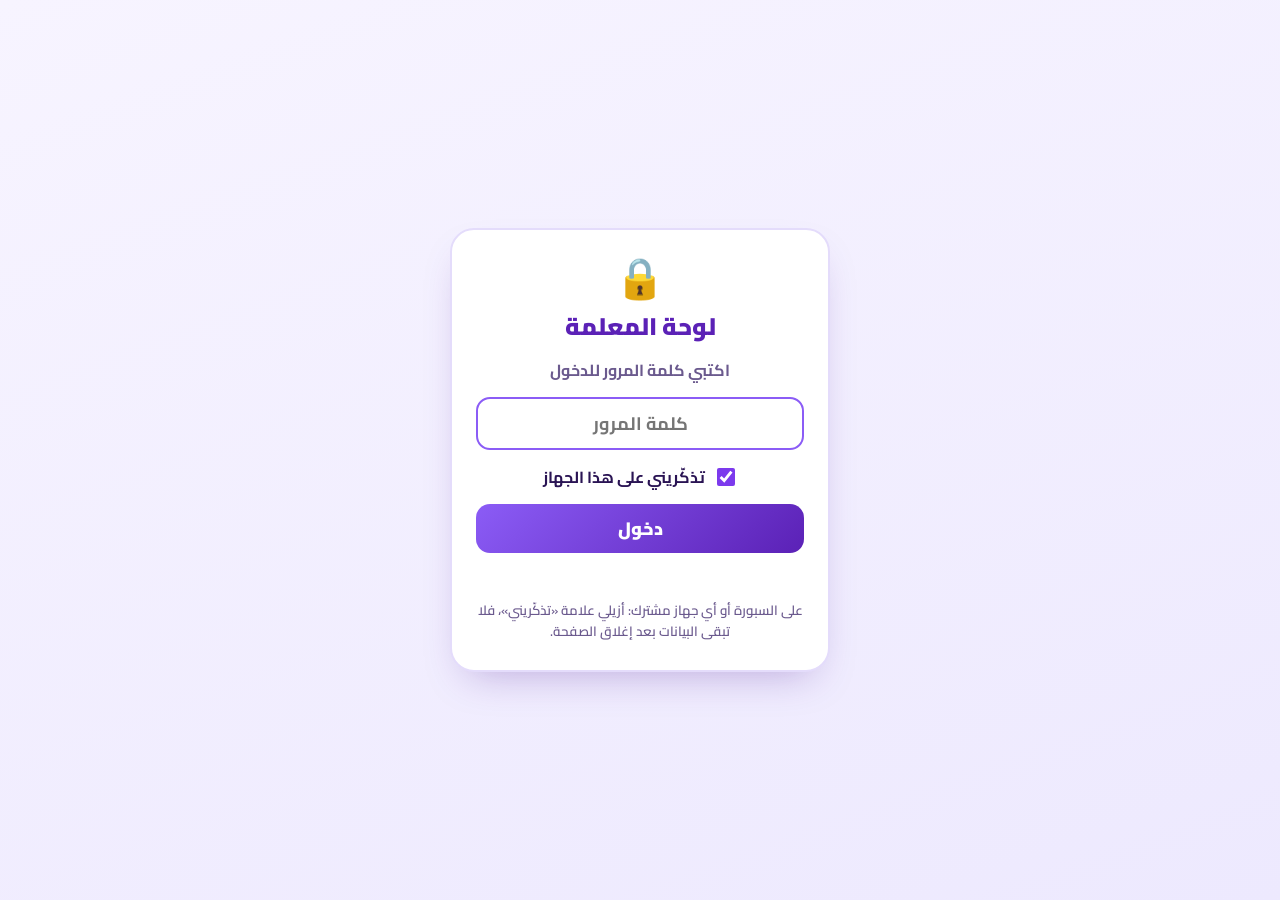
<file: lessons/lesson-02.html>
<!DOCTYPE html>
<html lang="ar" dir="rtl">
<head>
<meta charset="UTF-8">
<meta name="viewport" content="width=device-width, initial-scale=1.0">
<title>بناء وأتمتة خطة المشروع | عرض تفاعلي</title>
<!-- خط عربي واضح (إن لم يتوفر الإنترنت سيُستخدم خط النظام تلقائيًا) -->
<link rel="preconnect" href="https://fonts.googleapis.com">
<link rel="preconnect" href="https://fonts.gstatic.com" crossorigin>
<link href="https://fonts.googleapis.com/css2?family=Cairo:wght@400;600;700;800;900&display=swap" rel="stylesheet">

<style>
/* =========================================================
   1) الألوان والهوية البصرية — غيّري الألوان من هنا
   ========================================================= */
:root{
  --p:#6C3FD1;      /* البنفسجي الأساسي */
  --p2:#8B5CF6;     /* بنفسجي فاتح */
  --pd:#46238F;     /* بنفسجي غامق */
  --pl:#EFE8FF;     /* خلفية بنفسجية ناعمة */
  --pl2:#F8F5FF;
  --ac:#14B8A6;     /* اللون المساعد (فيروزي) */
  --acd:#0E8C7F;
  --am:#F59E0B;     /* لمسة ذهبية */
  --pink:#EC4899;
  --ok:#10B981;
  --bad:#F43F5E;
  --ink:#2A1B4D;    /* لون النص */
  --mut:#6B5E8A;
  --line:#E6DDFF;
}

/* =========================================================
   2) أساسيات الصفحة — منع التمرير وتثبيت نسبة 16:9
   ========================================================= */
*{box-sizing:border-box}
html,body{margin:0;height:100%;overflow:hidden;background:#E7E0F8;font-family:'Cairo',Tahoma,'Segoe UI',sans-serif;color:var(--ink);-webkit-user-select:none;user-select:none}
input{user-select:text;-webkit-user-select:text}
button{font-family:inherit;cursor:pointer}
b{color:var(--p);font-weight:900}

/* المسرح: 1600×900 ويتم تكبيره/تصغيره بالجافاسكربت ليملأ الشاشة */
#stage{
  position:absolute;left:50%;top:50%;width:1600px;height:900px;
  transform-origin:center center;overflow:hidden;overflow:clip;
  background:linear-gradient(140deg,#FDFBFF 0%,#F4EEFF 60%,#EEF9F7 100%);
}
/* زخارف خلفية ناعمة */
#stage::before,#stage::after{content:"";position:absolute;border-radius:50%;pointer-events:none;z-index:0}
#stage::before{width:620px;height:620px;left:-220px;top:-260px;background:radial-gradient(circle,rgba(139,92,246,.16),transparent 70%)}
#stage::after{width:560px;height:560px;right:-200px;bottom:-240px;background:radial-gradient(circle,rgba(20,184,166,.14),transparent 70%)}

/* =========================================================
   3) الشرائح وحركات الانتقال
   ========================================================= */
.slide{position:absolute;inset:0;overflow:hidden;overflow:clip;padding:48px 88px 70px;display:flex;flex-direction:column;opacity:0;visibility:hidden;z-index:1}
.slide.active{opacity:1;visibility:visible;z-index:2}
.slide.active[data-anim="fade"]{animation:inFade .7s ease both}
.slide.active[data-anim="zoom"]{animation:inZoom .7s cubic-bezier(.2,.8,.2,1) both}
.slide.active[data-anim="slide"][data-dir="next"]{animation:inNext .7s cubic-bezier(.2,.8,.2,1) both}
.slide.active[data-anim="slide"][data-dir="prev"]{animation:inPrev .7s cubic-bezier(.2,.8,.2,1) both}
.slide.leaving{visibility:visible;opacity:1;animation:out .45s ease forwards;z-index:1}
@keyframes inFade{from{opacity:0}to{opacity:1}}
@keyframes inZoom{from{opacity:0;transform:scale(.93)}to{opacity:1;transform:none}}
@keyframes inNext{from{opacity:0;transform:translateX(-90px)}to{opacity:1;transform:none}}
@keyframes inPrev{from{opacity:0;transform:translateX(90px)}to{opacity:1;transform:none}}
@keyframes out{to{opacity:0;transform:scale(.97)}}

/* ظهور العناصر بالتتابع */
.slide.active .rv{animation:rise .6s cubic-bezier(.2,.8,.2,1) backwards;animation-delay:calc(var(--i,0) * 90ms + 180ms)}
@keyframes rise{from{opacity:0;transform:translateY(26px)}}
@keyframes floaty{0%,100%{transform:translateY(0)}50%{transform:translateY(-12px)}}
@keyframes pop{0%{transform:scale(.6);opacity:0}70%{transform:scale(1.06)}100%{transform:scale(1);opacity:1}}
@keyframes shake{0%,100%{transform:translateX(0)}20%,60%{transform:translateX(-10px)}40%,80%{transform:translateX(10px)}}
@keyframes wave{0%,100%{transform:rotate(0)}25%{transform:rotate(18deg)}75%{transform:rotate(-12deg)}}
.shake{animation:shake .45s ease !important}
.float{display:inline-block;animation:floaty 3.2s ease-in-out infinite}

/* =========================================================
   4) عناصر مشتركة
   ========================================================= */
.shead{display:flex;align-items:center;gap:22px;margin-bottom:26px;flex-wrap:wrap}
.tag{background:#fff;color:var(--p);font-weight:800;font-size:23px;padding:7px 22px;border-radius:999px;border:2px solid var(--line);box-shadow:0 4px 14px rgba(108,63,209,.08);white-space:nowrap}
.stitle{font-size:54px;font-weight:900;margin:0;line-height:1.3;color:var(--ink)}
.body{flex:1;min-height:0;display:flex;flex-direction:column;gap:22px}
.lead{font-size:30px;line-height:1.7;margin:0;color:var(--ink)}
.muted{color:var(--mut)}
.center{text-align:center}
.row{display:flex;gap:16px;align-items:center;flex-wrap:wrap}
.row.c{justify-content:center}

.card{background:#fff;border-radius:28px;border:2px solid #EEE7FF;box-shadow:0 14px 36px rgba(76,40,160,.09)}

.btn{font-size:25px;font-weight:800;border:none;border-radius:18px;padding:12px 30px;background:var(--p);color:#fff;
  box-shadow:0 7px 0 var(--pd);transition:transform .15s, box-shadow .15s, filter .2s}
.btn:hover{transform:translateY(-3px);filter:brightness(1.08)}
.btn:active{transform:translateY(5px);box-shadow:0 2px 0 var(--pd)}
.btn.ghost{background:#fff;color:var(--p);border:2px solid var(--line);box-shadow:0 6px 0 #DCCFFF}
.btn.teal{background:var(--ac);box-shadow:0 7px 0 var(--acd)}
.btn.sm{font-size:21px;padding:8px 20px;border-radius:14px}

.hidden-step{opacity:0;transform:translateY(20px) scale(.97);transition:all .5s cubic-bezier(.2,.8,.2,1);pointer-events:none}
.hidden-step.show{opacity:1;transform:none;pointer-events:auto}

.note{background:linear-gradient(90deg,#FFF7E6,#FFFBF2);border:2px dashed #F6C977;border-radius:20px;padding:14px 26px;font-size:26px;font-weight:700;color:#7A4C00}
.chip{background:var(--pl);color:var(--pd);border-radius:999px;padding:8px 22px;font-size:24px;font-weight:800;border:2px solid var(--line)}

.feedback{min-height:64px;font-size:32px;font-weight:900;text-align:center;display:flex;align-items:center;justify-content:center}
.feedback .ok{color:var(--ok);animation:pop .5s both}
.feedback .no{color:var(--p);animation:pop .5s both}

/* =========================================================
   5) شريط التحكم + المؤشرات (داخل المسرح فلا يغطي المحتوى)
   ========================================================= */
#progress{position:absolute;top:0;right:0;height:7px;background:linear-gradient(90deg,var(--ac),var(--p2),var(--p));z-index:40;transition:width .5s ease;border-radius:0 0 0 8px}
#bar{position:absolute;bottom:10px;left:14px;display:flex;align-items:center;gap:4px;
  background:rgba(42,27,77,.72);padding:4px 6px;border-radius:999px;z-index:40;
  box-shadow:0 4px 12px rgba(42,27,77,.18);transition:opacity .35s, transform .35s}
#bar button{border:none;background:transparent;color:#fff;font-size:15px;font-weight:800;height:30px;padding:0 10px;border-radius:999px;transition:background .2s}
#bar button:hover{background:rgba(255,255,255,.2)}
#bar button:active{transform:scale(.92)}
#bar .clap{font-size:17px;padding:0 8px}
#bar .count{color:#fff;font-size:14px;font-weight:800;min-width:54px;text-align:center}
#bar .sep{width:1px;height:18px;background:rgba(255,255,255,.25)}
#hint{position:absolute;bottom:14px;right:16px;z-index:40;font-size:13px;font-weight:700;color:var(--mut);background:rgba(255,255,255,.75);
  border:1px solid var(--line);padding:3px 12px;border-radius:999px;transition:opacity .35s}
body.idle #bar{opacity:0;transform:translateY(20px);pointer-events:none}
body.idle #hint{opacity:0}
body.idle{cursor:none}

/* طبقة المؤثرات (تصفيق/احتفال) */
#fx{position:absolute;inset:0;pointer-events:none;z-index:60;overflow:hidden}
.clapfx{position:absolute;font-size:46px;animation:clapUp 1.8s ease-out forwards}
@keyframes clapUp{0%{opacity:0;transform:translate(0,0) scale(.5)}15%{opacity:1;transform:translate(calc(var(--dx)*.2),-60px) scale(1.1)}100%{opacity:0;transform:translate(var(--dx),-520px) scale(.8) rotate(var(--r))}}
.conf{position:absolute;width:14px;height:20px;border-radius:4px;animation:burst 1.3s cubic-bezier(.1,.7,.3,1) forwards}
@keyframes burst{0%{opacity:1;transform:translate(0,0) rotate(0)}100%{opacity:0;transform:translate(var(--x),var(--y)) rotate(var(--r))}}
.bigmsg{position:absolute;left:50%;top:44%;transform:translate(-50%,-50%);font-size:64px;font-weight:900;color:var(--p);background:#fff;
  padding:24px 50px;border-radius:32px;box-shadow:0 20px 60px rgba(76,40,160,.25);animation:bigmsg 1.6s ease forwards;white-space:nowrap}
@keyframes bigmsg{0%{opacity:0;transform:translate(-50%,-50%) scale(.6)}15%{opacity:1;transform:translate(-50%,-50%) scale(1.05)}25%{transform:translate(-50%,-50%) scale(1)}80%{opacity:1}100%{opacity:0;transform:translate(-50%,-60%)}}

/* =========================================================
   6) تصميم أنواع الشرائح
   ========================================================= */

/* --- التحضير --- */
.prep{display:flex;justify-content:center;flex:1;min-height:0;align-items:center}
.prep-hero{text-align:center;padding:40px 90px;min-width:900px}
.prep-hero .wave{font-size:120px;display:inline-block;animation:wave 2s ease-in-out infinite;transform-origin:70% 80%}
.prep-hero h1{font-size:66px;font-weight:900;margin:10px 0 6px;color:var(--pd)}
.prep-hero p{font-size:32px;margin:0 0 20px;color:var(--mut);font-weight:700}
.date{display:inline-flex;flex-direction:column;gap:4px;background:var(--pl);border-radius:20px;padding:14px 36px;font-size:32px;font-weight:800;color:var(--pd)}
.date small{font-size:26px;color:var(--mut);font-weight:700}
.prep-side h3{font-size:32px;margin:0 0 18px}
.checks{display:grid;grid-template-columns:1fr 1fr;gap:18px}
.check{display:flex;align-items:center;gap:16px;background:#fff;border:3px solid var(--line);border-radius:24px;padding:20px 22px;font-size:28px;font-weight:800;color:var(--ink);transition:all .25s;text-align:right}
.check:hover{transform:translateY(-4px);border-color:var(--p2)}
.check .ci{font-size:46px}
.check .box{margin-inline-start:auto;width:44px;height:44px;border-radius:14px;border:3px solid var(--line);display:grid;place-items:center;color:transparent;font-size:28px;transition:all .25s}
.check.on{border-color:var(--ok);background:#ECFDF5}
.check.on .box{background:var(--ok);border-color:var(--ok);color:#fff;animation:pop .4s}
.ready-msg{margin-top:20px;font-size:32px;font-weight:900;color:var(--ok);text-align:center}
.rules{display:flex;gap:14px;justify-content:center;flex-wrap:wrap}

/* --- بطاقات القلب --- */
.flips{display:grid;grid-template-columns:repeat(4,1fr);gap:26px;flex:1;min-height:0;max-height:420px}
.flip{perspective:1400px;background:none;border:none;padding:0;height:100%}
.flip-in{position:relative;width:100%;height:100%;transition:transform .8s cubic-bezier(.2,.8,.2,1);transform-style:preserve-3d}
.flip.on .flip-in{transform:rotateY(180deg)}
.face{position:absolute;inset:0;backface-visibility:hidden;-webkit-backface-visibility:hidden;border-radius:28px;display:flex;flex-direction:column;align-items:center;justify-content:center;padding:24px;text-align:center}
.face.front{background:linear-gradient(160deg,#fff,var(--pl));border:3px solid var(--line);box-shadow:0 14px 34px rgba(76,40,160,.1)}
.face.front .ic{font-size:92px}
.face.front .ft{font-size:40px;font-weight:900;color:var(--pd);margin-top:10px}
.face.front .tap{font-size:20px;color:var(--mut);margin-top:10px;font-weight:700}
.face.back{transform:rotateY(180deg);background:linear-gradient(160deg,var(--p),var(--pd));color:#fff}
.face.back .bt{font-size:30px;font-weight:800;line-height:1.6}
.face.back .ex{font-size:22px;margin-top:16px;background:rgba(255,255,255,.16);padding:8px 16px;border-radius:14px;font-weight:700}
.bridge{font-size:36px;font-weight:800;text-align:center;padding:22px;background:linear-gradient(90deg,#ECFDF5,#F0EBFF);border-radius:24px;border:2px solid #CFF3EC}

/* --- ماذا تتوقعين --- */
.predict{display:grid;grid-template-columns:1fr 1fr;gap:40px;flex:1;min-height:0}
.scene{padding:36px 40px;display:flex;flex-direction:column;justify-content:center;gap:20px;background:linear-gradient(160deg,#fff,#FFF6EC)}
.scene .big{font-size:100px;text-align:center}
.scene p{font-size:32px;line-height:1.8;margin:0;font-weight:600}
.pred-list{display:flex;flex-direction:column;gap:16px}
.pred-q{font-size:40px;font-weight:900;color:var(--pd);margin:0 0 6px}
.pred-item{display:flex;align-items:center;gap:18px;background:#fff;border:2px solid var(--line);border-radius:22px;padding:14px 22px;font-size:30px;font-weight:800}
.pred-item span{font-size:42px}

/* --- العنوان --- */
.titleS{flex:1;display:flex;flex-direction:column;align-items:center;justify-content:center;text-align:center;position:relative}
.titleS .kicker{font-size:30px;font-weight:800;color:var(--mut)}
.titleS .badge{background:var(--p);color:#fff;font-size:32px;font-weight:900;padding:8px 36px;border-radius:999px;margin:18px 0 8px;box-shadow:0 8px 0 var(--pd)}
.titleS h1{font-size:108px;font-weight:900;margin:8px 0;background:linear-gradient(90deg,var(--pd),var(--p2),var(--ac));-webkit-background-clip:text;background-clip:text;color:transparent;line-height:1.35}
.titleS .sub{font-size:38px;font-weight:700;color:var(--ink)}
.orbit{position:absolute;font-size:64px;opacity:.9}
.titleS .tnote{margin-top:26px}

/* --- القائمة (الأهداف) --- */
.olist{display:grid;grid-template-columns:1fr 1fr;gap:20px 32px}
.oitem{display:flex;align-items:center;gap:20px;padding:20px 26px;font-size:31px;font-weight:800}
.oitem .n{flex:none;width:58px;height:58px;border-radius:18px;background:var(--pl);display:grid;place-items:center;font-size:34px}

/* --- المعادلة --- */
.eq{display:flex;align-items:center;justify-content:center;gap:22px;margin-top:10px}
.eq-op{font-size:70px;font-weight:900;color:var(--p2)}
.eq-box{width:250px;height:230px;border-radius:30px;border:3px dashed var(--p2);background:#fff;display:flex;flex-direction:column;align-items:center;justify-content:center;gap:8px;transition:all .3s;position:relative}
.eq-box:hover{transform:translateY(-6px)}
.eq-box .q{font-size:100px;font-weight:900;color:var(--p2)}
.eq-box .a{display:none;flex-direction:column;align-items:center;gap:8px}
.eq-box .a i{font-style:normal;font-size:74px}
.eq-box .a span{font-size:28px;font-weight:900;color:var(--pd)}
.eq-box.on{border-style:solid;border-color:var(--p);background:linear-gradient(160deg,#fff,var(--pl))}
.eq-box.on .q{display:none}
.eq-box.on .a{display:flex;animation:pop .5s}
.eq-box.res{border-color:var(--ac)}
.eq-box.res.on{border-color:var(--ac);background:linear-gradient(160deg,#fff,#E6FBF8)}
.defbox{padding:22px 34px;font-size:32px;line-height:1.7;font-weight:600;border-right:10px solid var(--p)}

/* --- التصنيف --- */
.sort-grid{display:grid;grid-template-columns:repeat(3,1fr);gap:20px}
.sitem{padding:16px 18px;display:flex;flex-direction:column;align-items:center;gap:10px;text-align:center;transition:all .3s;position:relative}
.sitem .si{font-size:52px;line-height:1}
.sitem .st{font-size:27px;font-weight:800;min-height:44px;display:flex;align-items:center}
.sitem .sb{display:flex;gap:10px}
.sitem .sb button{border:2px solid var(--line);background:#fff;border-radius:14px;padding:6px 16px;font-size:22px;font-weight:800;color:var(--ink);transition:all .2s}
.sitem .sb button:hover{background:var(--pl);border-color:var(--p2)}
.sitem .sb button.x{background:#FFE4E8;border-color:var(--bad)}
.sitem .done{display:none;font-size:25px;font-weight:900;padding:6px 20px;border-radius:999px;color:#fff}
.sitem.ok .sb{display:none}
.sitem.ok .done{display:block;animation:pop .45s}
.sitem.ok.ca{border-color:var(--p);background:#F7F3FF}.sitem.ok.ca .done{background:var(--p)}
.sitem.ok.cb{border-color:var(--ac);background:#EEFBF9}.sitem.ok.cb .done{background:var(--ac)}
.score{font-size:26px;font-weight:900;background:#fff;border:2px solid var(--line);border-radius:999px;padding:6px 22px;color:var(--pd)}

/* --- البطاقات القابلة للنقر --- */
.cgrid{display:grid;gap:20px;flex:1;min-height:0}
.ccard{padding:18px 20px;display:flex;flex-direction:column;align-items:center;justify-content:center;text-align:center;gap:8px;transition:all .3s;border:2px solid #EEE7FF}
.ccard:hover{transform:translateY(-5px);border-color:var(--p2)}
.ccard .ci{font-size:58px;line-height:1.1;transition:transform .3s}
.ccard .ct{font-size:29px;font-weight:900;color:var(--pd)}
.ccard .cx{font-size:23px;font-weight:700;line-height:1.6;color:var(--ink);opacity:0;transform:translateY(10px);transition:all .4s}
.ccard .tap{font-size:18px;color:var(--mut);font-weight:700;transition:opacity .3s}
.ccard.open{background:linear-gradient(160deg,#fff,var(--pl));border-color:var(--p)}
.ccard.open .cx{opacity:1;transform:none}
.ccard.open .tap{opacity:0;height:0}
.chips{display:flex;gap:12px;flex-wrap:wrap;align-items:center}

/* --- المثلث --- */
.tri{display:grid;grid-template-columns:640px 1fr;gap:40px;flex:1;min-height:0;align-items:center}
.tri-wrap{position:relative;width:620px;height:500px}
.tri-wrap svg{position:absolute;inset:0}
.tnode{position:absolute;width:170px;height:110px;border-radius:26px;border:3px solid var(--p);background:#fff;display:flex;flex-direction:column;align-items:center;justify-content:center;font-size:30px;font-weight:900;color:var(--pd);transition:all .25s;transform:translate(-50%,-50%);box-shadow:0 10px 26px rgba(76,40,160,.12)}
.tnode i{font-style:normal;font-size:42px}
.tnode:hover,.tnode.on{background:var(--p);color:#fff;transform:translate(-50%,-50%) scale(1.07)}
.tcenter{position:absolute;left:50%;top:62%;transform:translate(-50%,-50%);background:#E6FBF8;color:var(--acd);border-radius:999px;padding:10px 26px;font-size:26px;font-weight:900;border:2px solid #BDEFE8}
.tinfo{padding:26px 32px;min-height:170px;font-size:29px;line-height:1.7;font-weight:600}
.tinfo h3{margin:0 0 6px;font-size:34px;color:var(--p)}
.lab{padding:20px 28px;margin-top:20px}
.lab h4{margin:0 0 10px;font-size:27px}
.lab input[type=range]{width:100%;accent-color:var(--p);height:34px}
.barrow{display:grid;grid-template-columns:130px 1fr 150px;align-items:center;gap:14px;font-size:24px;font-weight:800;margin-top:8px}
.bartrack{height:26px;background:var(--pl);border-radius:999px;overflow:hidden}
.barfill{height:100%;border-radius:999px;transition:width .5s cubic-bezier(.2,.8,.2,1)}

/* --- فكر زاوج شارك --- */
.tps-q{padding:26px 34px;font-size:40px;font-weight:900;text-align:center;background:linear-gradient(135deg,#fff,var(--pl))}
.tps-row{display:grid;grid-template-columns:repeat(3,1fr) 300px;gap:20px;align-items:stretch}
.phase{padding:18px;display:flex;flex-direction:column;align-items:center;gap:6px;font-size:28px;font-weight:900;border:3px solid #EEE7FF;transition:all .3s}
.phase i{font-style:normal;font-size:56px}
.phase small{font-size:21px;color:var(--mut);font-weight:700}
.phase.on{border-color:var(--ac);background:#EEFBF9;transform:translateY(-6px)}
.cmp{display:grid;grid-template-columns:1fr 1fr;gap:24px}
.cmp .col{padding:18px 26px}
.cmp h4{margin:0 0 6px;font-size:30px;color:var(--p)}
.cmp ul{margin:0;padding-inline-start:28px;font-size:25px;font-weight:700;line-height:1.7}

/* --- المؤقت --- */
.timer{display:flex;flex-direction:column;align-items:center;justify-content:center;gap:10px;padding:16px}
.tm-num{font-size:62px;font-weight:900;color:var(--pd);font-variant-numeric:tabular-nums;line-height:1}
.timer.done .tm-num{color:var(--bad);animation:shake .5s 2}
.timer .ringbox{position:relative;width:300px;height:300px}
.timer .ringbox svg{transform:rotate(-90deg)}
.timer .ringbox .tm-num{position:absolute;inset:0;display:grid;place-items:center;font-size:90px}
.timer circle.bg{stroke:var(--pl)}
.timer circle.fg{stroke:var(--p);transition:stroke-dashoffset 1s linear, stroke .3s}
.timer.warn circle.fg{stroke:var(--bad)}

/* --- الترتيب --- */
.slots{display:flex;align-items:stretch;justify-content:center;gap:8px}
.slot{width:250px;min-height:200px;border-radius:24px;border:3px dashed var(--line);background:rgba(255,255,255,.6);display:flex;flex-direction:column;align-items:center;justify-content:flex-start;padding:14px 12px;text-align:center;gap:6px}
.slot .sn{width:48px;height:48px;border-radius:50%;background:var(--pl);display:grid;place-items:center;font-size:26px;font-weight:900;color:var(--p)}
.slot.fill{border-style:solid;border-color:var(--p);background:#fff;animation:pop .45s}
.slot.fill .sn{background:var(--p);color:#fff}
.slot .sl{font-size:28px;font-weight:900;color:var(--pd)}
.slot .sd{font-size:20px;font-weight:700;color:var(--mut);line-height:1.5}
.arrow{align-self:center;font-size:40px;color:var(--p2);font-weight:900}
.pool{display:flex;gap:16px;justify-content:center;flex-wrap:wrap}
.pool button{font-size:28px;font-weight:900;padding:14px 26px;border-radius:20px;border:3px solid var(--line);background:#fff;color:var(--ink);box-shadow:0 6px 0 #DCCFFF;transition:all .2s}
.pool button:hover{transform:translateY(-4px);border-color:var(--p2)}
.pool button.used{visibility:hidden}

/* --- اختيار من متعدد --- */
.mcq-q{padding:26px 36px;font-size:40px;font-weight:900;text-align:center;line-height:1.6;display:flex;align-items:center;justify-content:center;gap:24px}
.mcq-q .qi{font-size:76px}
.opts{display:grid;grid-template-columns:1fr 1fr;gap:20px}
.opt{display:flex;align-items:center;gap:20px;padding:18px 26px;font-size:31px;font-weight:800;background:#fff;border:3px solid var(--line);border-radius:26px;color:var(--ink);text-align:right;transition:all .2s;box-shadow:0 6px 0 #E6DDFF}
.opt:hover{transform:translateY(-4px);border-color:var(--p2)}
.opt .oi{flex:none;width:62px;height:62px;border-radius:18px;background:var(--pl);display:grid;place-items:center;font-size:36px;font-weight:900;color:var(--p)}
.opt.right{background:#ECFDF5;border-color:var(--ok);box-shadow:0 6px 0 #A7F3D0}
.opt.right .oi{background:var(--ok);color:#fff}
.opt.wrong{background:#FFF1F4;border-color:#FDA4AF;opacity:.75}
.explain{font-size:27px;font-weight:700;text-align:center;color:var(--acd)}

/* --- صح وخطأ --- */
.tf-list{display:flex;flex-direction:column;gap:14px}
.tf{display:grid;grid-template-columns:1fr auto;gap:20px;align-items:center;padding:14px 24px;transition:all .3s}
.tf .tt{font-size:28px;font-weight:800}
.tf .fix{display:block;font-size:22px;color:var(--acd);font-weight:700;margin-top:4px}
.tf .tb{display:flex;gap:12px}
.tf .tb button{width:120px;height:58px;border-radius:16px;border:3px solid var(--line);background:#fff;font-size:25px;font-weight:900;transition:all .2s}
.tf .tb button:hover{transform:translateY(-3px)}
.tf .tb .t{color:var(--ok)} .tf .tb .f{color:var(--bad)}
.tf.ok{border-color:var(--ok);background:#F2FDF8}
.tf .tb button.sel{background:var(--ok);color:#fff;border-color:var(--ok)}
.tf .tb button.x{background:#FFE4E8;border-color:var(--bad)}

/* --- العصف الذهني --- */
.storm{position:relative;flex:1;min-height:0}
.storm-center{position:absolute;left:50%;top:50%;transform:translate(-50%,-50%);width:420px;padding:26px;border-radius:40px;background:linear-gradient(135deg,var(--p),var(--pd));color:#fff;text-align:center;font-size:32px;font-weight:900;line-height:1.5;box-shadow:0 18px 40px rgba(76,40,160,.3);z-index:2}
.idea{position:absolute;transform:translate(-50%,-50%);background:#fff;border:3px solid var(--line);border-radius:26px;padding:10px 22px;font-size:25px;font-weight:800;max-width:390px;text-align:center;animation:ideaIn .5s cubic-bezier(.2,.8,.2,1) both;box-shadow:0 8px 20px rgba(76,40,160,.1);width:max-content;line-height:1.5}
.idea.book{border-color:var(--ac);background:#EEFBF9}
@keyframes ideaIn{from{opacity:0;transform:translate(-50%,-50%) scale(.3)}}
.storm-in{display:flex;gap:14px;align-items:center}
.storm-in input{flex:1;font-family:inherit;font-size:26px;font-weight:700;padding:12px 22px;border-radius:18px;border:3px solid var(--line);outline:none;color:var(--ink)}
.storm-in input:focus{border-color:var(--p2)}

/* --- المجموعات --- */
.groups{display:grid;grid-template-columns:repeat(4,1fr);gap:18px}
.grp{padding:20px 18px;text-align:center;border-top:10px solid var(--c)}
.grp i{font-style:normal;font-size:54px;display:block}
.grp h4{margin:6px 0;font-size:29px;color:var(--c)}
.grp p{margin:0;font-size:24px;font-weight:700;line-height:1.6}
.gfoot{display:grid;grid-template-columns:1fr 380px;gap:24px;align-items:center}

/* --- بطاقة المشروع (تطبيق عملي) --- */
.builder{display:grid;grid-template-columns:1fr 1fr;gap:34px;flex:1;min-height:0}
.fields{display:flex;flex-direction:column;gap:12px}
.field{display:grid;grid-template-columns:230px 1fr;align-items:center;gap:14px;font-size:25px;font-weight:800}
.field input{font-family:inherit;font-size:24px;font-weight:700;padding:10px 18px;border-radius:16px;border:3px solid var(--line);outline:none;color:var(--ink);width:100%}
.field input:focus{border-color:var(--p2)}
.pcard{align-self:start;padding:24px 30px;display:flex;flex-direction:column;gap:14px;background:linear-gradient(160deg,#fff,var(--pl));border:3px solid var(--p2)}
.pcard h3{margin:0;font-size:38px;color:var(--pd);text-align:center}
.pstats{display:grid;grid-template-columns:repeat(3,1fr);gap:12px}
.pstat{background:#fff;border-radius:20px;padding:12px;text-align:center;border:2px solid var(--line)}
.pstat i{font-style:normal;font-size:38px;display:block}
.pstat b{display:block;font-size:22px;color:var(--mut)}
.pstat span{font-size:23px;font-weight:800;word-break:break-word}
.pcard .stk{display:flex;gap:8px;flex-wrap:wrap;justify-content:center;min-height:44px}
.pcard .stk .chip{font-size:21px;padding:5px 16px}
.pcard.approved{border-color:var(--ok);box-shadow:0 0 0 8px rgba(16,185,129,.15)}
.stamp{display:none;text-align:center;font-size:30px;font-weight:900;color:var(--ok)}
.pcard.approved .stamp{display:block;animation:pop .5s}

/* --- تحدي الدقيقة --- */
.chal{display:grid;grid-template-columns:380px 1fr;gap:40px;flex:1;min-height:0;align-items:center}
.chal-task{font-size:34px;font-weight:800;line-height:1.7;padding:24px 32px}
.counter{display:flex;align-items:center;gap:18px;justify-content:center;font-size:26px;font-weight:800}
.counter .cn{font-size:60px;font-weight:900;color:var(--p);min-width:90px;text-align:center}
.ans-grid{display:flex;flex-wrap:wrap;gap:12px}
.ans-grid .chip{font-size:25px}

/* --- المراجعة (خريطة ذهنية) --- */
.mind{display:grid;grid-template-columns:1fr 360px 1fr;gap:26px;flex:1;min-height:0;align-items:center}
.mcol{display:flex;flex-direction:column;gap:16px}
.mcore{width:320px;height:320px;border-radius:50%;margin:auto;background:linear-gradient(135deg,var(--p),var(--pd));color:#fff;display:grid;place-items:center;text-align:center;font-size:38px;font-weight:900;padding:40px;line-height:1.5;box-shadow:0 0 0 18px rgba(139,92,246,.15),0 20px 50px rgba(76,40,160,.3)}
.branch{padding:14px 22px;text-align:right;border:3px solid #EEE7FF;transition:all .3s;display:block;width:100%;background:#fff;border-radius:24px;font-family:inherit;color:var(--ink)}
.branch:hover{border-color:var(--p2)}
.branch .bh{font-size:29px;font-weight:900;color:var(--pd);display:flex;align-items:center;gap:12px}
.branch .bp{font-size:22px;font-weight:700;color:var(--mut);max-height:0;overflow:hidden;opacity:0;transition:all .4s;line-height:1.6}
.branch.open{border-color:var(--p);background:#FAF7FF}
.branch.open .bp{max-height:120px;opacity:1;margin-top:4px}

/* --- التقييم الفوري --- */
.exit{display:grid;grid-template-columns:1.2fr 1fr;gap:34px;flex:1;min-height:0}
.votes{display:flex;flex-direction:column;gap:18px;padding:24px 30px;justify-content:center}
.vote{display:grid;grid-template-columns:90px 230px 1fr 60px;align-items:center;gap:14px;background:none;border:none;padding:6px;border-radius:20px;text-align:right;color:var(--ink)}
.vote:hover{background:var(--pl2)}
.vote .ve{font-size:70px;transition:transform .2s}
.vote:active .ve{transform:scale(1.3)}
.vote .vl{font-size:27px;font-weight:800}
.vote .vc{font-size:32px;font-weight:900;color:var(--p)}
.ticket{padding:26px 32px;background:linear-gradient(160deg,#fff,#FFF6EC);border:3px dashed #F6C977}
.ticket h3{margin:0 0 14px;font-size:34px;color:#B45309}
.ticket div{font-size:28px;font-weight:700;padding:12px 0;border-bottom:2px dashed #F3DDB3}
.ticket div:last-child{border:none}
.ticket div b{font-size:38px;color:#D97706}

/* --- الختام --- */
.closing{flex:1;display:flex;flex-direction:column;align-items:center;justify-content:center;text-align:center;gap:18px}
.closing .trophy{font-size:150px;animation:floaty 3s ease-in-out infinite}
.closing h1{font-size:90px;margin:0;font-weight:900;color:var(--pd)}
.closing p{font-size:36px;font-weight:700;margin:0;max-width:1150px;line-height:1.7}

/* =========================================================
   7) إضافات: تصنيف متعدد • أيزنهاور • العلاقات • محاكي جانت
   ========================================================= */
.sitem .sb{flex-wrap:wrap;justify-content:center}
.sitem.ok.c0{border-color:var(--p);background:#F7F3FF}.sitem.ok.c0 .done{background:var(--p)}
.sitem.ok.c1{border-color:var(--ac);background:#EEFBF9}.sitem.ok.c1 .done{background:var(--ac)}
.sitem.ok.c2{border-color:var(--am);background:#FFF8EB}.sitem.ok.c2 .done{background:var(--am)}
.sitem.ok.c3{border-color:var(--pink);background:#FFF0F7}.sitem.ok.c3 .done{background:var(--pink)}

/* --- صندوق أيزنهاور --- */
.mx{display:grid;grid-template-columns:420px 1fr;gap:28px;flex:1;min-height:0}
.mx-pool{display:flex;flex-direction:column;gap:9px}
.mx-item{font-family:inherit;font-size:22px;font-weight:800;padding:9px 16px;border-radius:16px;border:3px solid var(--line);background:#fff;text-align:right;color:var(--ink);transition:all .2s;box-shadow:0 4px 0 #E6DDFF}
.mx-item:hover{border-color:var(--p2)}
.mx-item.sel{border-color:var(--p);background:var(--pl);transform:translateX(-10px)}
.mx-item.used{display:none}
.mx-grid{display:grid;grid-template-columns:110px 1fr 1fr;grid-template-rows:54px 1fr 1fr;gap:10px}
.mx-h{display:grid;place-items:center;font-size:25px;font-weight:900;color:#fff;background:var(--pd);border-radius:14px}
.mx-h.v{writing-mode:vertical-rl;font-size:27px}
.mx-q{border-radius:20px;border:3px dashed #CFC2F5;background:#fff;padding:10px 12px;display:flex;flex-direction:column;gap:6px;cursor:pointer;transition:all .2s;overflow:hidden;text-align:right;font-family:inherit}
.mx-q:hover{border-color:var(--p2);background:#FCFAFF}
.mx-q .qa{font-size:21px;font-weight:900;color:var(--mut)}
.mx-q .chip{font-size:19px;padding:3px 12px;align-self:flex-start;animation:pop .4s}
.mx-q.q-iu{background:#FFF5F5}.mx-q.q-in{background:#F5FBFF}.mx-q.q-nu{background:#FFFBEF}.mx-q.q-nn{background:#F7F7F7}

/* --- العلاقات --- */
.dp{display:grid;grid-template-columns:340px 1fr;gap:28px;flex:1;min-height:0}
.dp-tabs{display:flex;flex-direction:column;gap:14px}
.dp-tab{font-family:inherit;font-size:27px;font-weight:900;padding:14px 20px;border-radius:20px;border:3px solid var(--line);background:#fff;color:var(--ink);text-align:right;transition:all .2s;box-shadow:0 5px 0 #E6DDFF}
.dp-tab small{display:block;font-size:18px;color:var(--mut);font-weight:700;direction:ltr;text-align:right}
.dp-tab:hover{border-color:var(--p2)}
.dp-tab.on{background:var(--p);border-color:var(--p);color:#fff;box-shadow:0 5px 0 var(--pd)}.dp-tab.on small{color:#E9DDFF}
.dp-view{padding:20px 30px;display:flex;flex-direction:column;gap:12px}
.dp-view h3{margin:0;font-size:38px;color:var(--pd)}
.dp-view h3 small{font-size:22px;color:var(--mut);margin-inline-start:12px}
.dp-rule{font-size:28px;font-weight:700;line-height:1.6;margin:0}
.dp-svg{width:100%;height:230px;background:#FAFAFF;border-radius:18px;border:2px solid #EEE7FF}
.dp-svg .ba{animation:rise .5s both}.dp-svg .bb{animation:rise .5s .25s both}.dp-svg .ar{animation:inFade .5s .6s both}
.dp-ex{font-size:25px;line-height:1.7;font-weight:700}

/* =========================================================
   8) محاكي جانت بروجكت (GanttProject)
   ========================================================= */
.slide.gslide{padding:12px 16px 54px}
.gslide .shead{margin-bottom:8px;gap:14px}
.gslide .stitle{font-size:30px}
.gslide .tag{font-size:18px;padding:3px 16px}
.gp{flex:1;min-height:0;display:flex;flex-direction:column;background:#f2f2f2;border:1px solid #9a9a9a;border-radius:10px;overflow:hidden;
  box-shadow:0 16px 40px rgba(0,0,0,.16);font-family:'Cairo',Tahoma,sans-serif;font-size:16px;color:#222;position:relative}
.gp button{font-family:inherit;cursor:pointer;color:inherit}
.gp b{color:inherit}
.gp-title{height:32px;flex:none;background:#fff;display:flex;align-items:center;gap:8px;padding:0 12px;border-bottom:1px solid #ddd;font-size:14px;direction:ltr;color:#333}
.gp-logo{width:18px;height:18px;border-radius:50%;background:conic-gradient(#f5b800 0 25%,#444 0 50%,#f5b800 0 75%,#444 0);flex:none}
.gp-win{margin-left:auto;display:flex;gap:22px;color:#666;font-size:15px}
.gp-menu{height:34px;flex:none;display:flex;align-items:center;gap:2px;padding:0 8px;background:#fff;border-bottom:1px solid #ddd}
.gp-mi{border:none;background:none;padding:3px 12px;font-size:15px;font-weight:700;border-radius:4px}
.gp-mi small{font-size:11px;color:#888;font-weight:600}
.gp-mi:hover,.gp-mi.open{background:#e3ebf7}
.gp-sp{flex:1}
.gp-pill{border:1.5px solid #cdbfff !important;background:#f4f0ff;color:var(--p) !important;font-weight:800;font-size:14px;padding:2px 12px;border-radius:999px;margin-inline-start:6px}
.gp-pill:hover{background:#e9e1ff}
.gp-pill.pulse{animation:gpPulse 1.6s ease-in-out infinite}
@keyframes gpPulse{50%{box-shadow:0 0 0 6px rgba(139,92,246,.25)}}
.gp-tool{height:56px;flex:none;display:flex;align-items:center;gap:4px;padding:0 12px;background:linear-gradient(#fbfbfb,#ececec);border-bottom:1px solid #c8c8c8}
.gp-grp{display:flex;gap:2px;align-items:center}
.gp-tb{width:44px;height:44px;border:1px solid transparent;border-radius:6px;background:none;font-size:23px;display:grid;place-items:center;transition:background .15s}
.gp-tb:hover{background:#dbe5f3;border-color:#a8b8d8}
.gp-tb:active{transform:scale(.92)}
.gp-tb:disabled{opacity:.3;pointer-events:none}
.gp-sep{width:1px;height:34px;background:#c8c8c8;margin:0 8px}
.gp-search{margin-inline-start:auto;width:250px;height:32px;border:1px solid #aaa;border-radius:4px;padding:0 10px;font-family:inherit;font-size:14px;background:#fff}
.gp-tabs{height:30px;flex:none;display:flex;align-items:flex-end;gap:4px;padding:0 10px;background:#ececec;border-bottom:1px solid #9d9d9d}
.gp-tab{border:1px solid #9d9d9d;border-bottom:none;background:#dcdcdc;padding:1px 14px;font-size:14px;font-weight:700;border-radius:6px 6px 0 0}
.gp-tab.on{background:#fff;position:relative;top:1px;padding-bottom:3px}
.gp-main{flex:1;min-height:0;display:grid;grid-template-columns:500px 1fr;background:#fff}
.gp-side{display:flex;flex-direction:column;border-left:3px solid #8f8f8f;min-height:0;min-width:0}
.gp-stool,.gp-ctool{height:34px;flex:none;display:flex;align-items:center;gap:2px;padding:0 6px;background:#f5f5f5;border-bottom:1px solid #ccc;font-size:14px;white-space:nowrap}
.gp-stool button,.gp-ctool button{height:28px;border:1px solid transparent;border-radius:4px;background:none;font-size:14px;font-weight:700;padding:0 8px}
.gp-stool button:hover,.gp-ctool button:hover{background:#dbe5f3;border-color:#a8b8d8}
.gp-stool button:disabled{opacity:.3;pointer-events:none}
.gp-ctool button.on{background:#ffe0e0;border-color:#e59b9b;color:#b3261e}
.gp-ctool button.on2{background:#e6e6e6;border-color:#999}
.gp-banner{height:34px;flex:none;display:flex;align-items:center;gap:6px;padding:0 14px;direction:ltr;justify-content:flex-start;
  background:linear-gradient(90deg,rgba(255,255,255,.95) 0 120px,rgba(255,255,255,0) 190px),
  repeating-linear-gradient(60deg,#4f9d95 0 14px,#7fc2b8 14px 28px);border-bottom:1px solid #999}
.gp-banner span{font:900 italic 20px 'Segoe UI',Tahoma,sans-serif;color:#e8762b;letter-spacing:1px}
.gp-banner i{font:italic 14px Georgia,serif;color:#555}
.gp-th,.gp-tr{display:grid;grid-template-columns:1fr 118px 118px}
.gp-th{height:30px;flex:none;background:linear-gradient(#f6f6f6,#dcdcdc);border-bottom:1px solid #9d9d9d;font-size:13.5px;font-weight:800}
.gp-th div{display:flex;align-items:center;justify-content:center;border-left:1px solid #c9c9c9;overflow:hidden;white-space:nowrap}
.gp-body{flex:1;min-height:0;overflow:auto;position:relative;scrollbar-width:thin}
.gp-tr{height:32px;border-bottom:1px solid #ededed;font-size:15px}
.gp-tr>div{display:flex;align-items:center;padding:0 8px;overflow:hidden;white-space:nowrap;border-left:1px solid #f1f1f1}
.gp-tr .d{justify-content:center;font-size:14px;direction:ltr}
.gp-tr .n{gap:4px}
.gp-tr.sel{background:#5d5d5d;color:#fff}
.gp-tr.hit:not(.sel){background:#fff3bf}
.gp-tr.par .n{font-weight:900}
.gp-tr.sub{color:#666;font-size:14px}
.gp-tr.sub.sel{color:#fff}
.gp-tog{width:18px;flex:none;display:inline-grid;place-items:center;cursor:pointer;color:#555;font-size:13px}
.gp-tr.sel .gp-tog{color:#fff}
.gp-ico{font-size:12px}
.gp-tr input.gp-ed{width:100%;height:24px;font-family:inherit;font-size:15px;border:2px solid #f0a020;padding:0 6px;color:#222}
.gp-tr select.gp-rsel{font-family:inherit;font-size:14px;border:1px solid transparent;background:transparent;width:100%;color:inherit}
.gp-tr select.gp-rsel:hover{border-color:#aaa;background:#fff;color:#222}
.gp-chart{display:flex;flex-direction:column;min-height:0;min-width:0;direction:ltr}
.gp-cwrap{flex:1;min-height:0;overflow:auto;position:relative;scrollbar-width:thin}
.gp-head{position:sticky;top:0;z-index:3;background:#fafafa}
.gp-hm{height:30px;position:relative;border-bottom:1px solid #d0d0d0;background:#f7f7f7}
.gp-hd{height:34px;position:relative;border-bottom:1px solid #9d9d9d;background:#fcfcfc}
.gp-hm span{position:absolute;top:4px;font-size:13.5px;font-weight:800;white-space:nowrap;padding-left:6px;border-left:1px solid #bbb}
.gp-hd span{position:absolute;top:0;height:34px;display:grid;place-items:center;font-size:12.5px;border-left:1px solid #ddd;color:#444}
.gp-hd span.we{background:#ececec;color:#999}
.gp-canvas{position:relative;background-image:repeating-linear-gradient(#fff 0 31px,#ededed 31px 32px)}
.gp-we{position:absolute;top:0;bottom:0;background:rgba(0,0,0,.045)}
.gp-today{position:absolute;top:0;bottom:0;width:2px;background:#e53935;opacity:.7}
.gp-bar{position:absolute;height:16px;background:var(--c,#8fb0d3);border:1px solid #5c80aa;border-radius:3px;cursor:grab;touch-action:none;z-index:2}
.gp-bar:active{cursor:grabbing}
.gp-bar .pg{position:absolute;left:0;top:5px;height:5px;background:#1d1d1d;pointer-events:none}
.gp-bar.crit{background:#ff9d9d;border-color:#c62828}
.gp-bar.sel,.gp-ms.sel{outline:2px solid #222;outline-offset:1px}
.gp-bar .rz{position:absolute;right:-4px;top:-2px;bottom:-2px;width:9px;cursor:ew-resize}
.gp-bar .lk{position:absolute;right:-19px;top:1px;width:12px;height:12px;border-radius:50%;background:#fff;border:2px solid #444;opacity:0;cursor:crosshair;transition:opacity .15s}
.gp-bar:hover .lk,.gp-ms:hover .lk{opacity:1}
.gp-ms{position:absolute;width:16px;height:16px;z-index:2;cursor:grab;touch-action:none}
.gp-ms::before{content:"";position:absolute;inset:2px;transform:rotate(45deg);background:#5aa7d4;border:1px solid #2c6f98}
.gp-ms.crit::before{background:#ff8a80;border-color:#c62828}
.gp-ms .lk{position:absolute;right:-16px;top:2px;width:12px;height:12px;border-radius:50%;background:#fff;border:2px solid #444;opacity:0;cursor:crosshair}
.gp-sum{position:absolute;height:6px;background:#6f97c4;z-index:2;cursor:default}
.gp-sum::before,.gp-sum::after{content:"";position:absolute;top:0;width:0;height:0;border-top:8px solid #6f97c4}
.gp-sum::before{left:0;border-right:7px solid transparent}
.gp-sum::after{right:0;border-left:7px solid transparent}
.gp-sum.crit{background:#e57373}.gp-sum.crit::before,.gp-sum.crit::after{border-top-color:#e57373}
.gp-base{position:absolute;height:5px;background:#9e9e9e;border-radius:2px;opacity:.75;z-index:1}
.gp-lbl{position:absolute;font-size:12.5px;color:#444;white-space:nowrap;z-index:2;pointer-events:none;direction:rtl}
.gp-arrows{position:absolute;left:0;top:0;pointer-events:none;z-index:1;overflow:visible}
.gp-status{height:26px;flex:none;display:flex;align-items:center;gap:12px;padding:0 12px;background:#efefef;border-top:1px solid #c8c8c8;font-size:12.5px;color:#555;direction:ltr}
.gp-sw{width:30px;height:16px;border-radius:999px;background:#ccc;position:relative}
.gp-sw::after{content:"";position:absolute;left:2px;top:2px;width:12px;height:12px;border-radius:50%;background:#fff}
.gp-st{margin-left:auto;direction:rtl}
.gp-layer{position:absolute;inset:0;pointer-events:none;z-index:10}
.gp-layer>*{pointer-events:auto}
/* القوائم */
.gp-cm{position:absolute;z-index:30;background:#fff;border:1px solid #9a9a9a;box-shadow:0 8px 22px rgba(0,0,0,.22);min-width:230px;padding:4px 0;font-size:15px;border-radius:4px}
.gp-cm button{display:flex;gap:10px;width:100%;border:none;background:none;padding:5px 14px;text-align:right;align-items:center;font-size:15px}
.gp-cm button .k{margin-inline-start:auto;color:#888;font-size:12px;direction:ltr}
.gp-cm button .i{width:22px;text-align:center}
.gp-cm button:hover{background:#3a78c9;color:#fff}.gp-cm button:hover .k{color:#dde}
.gp-cm button:disabled{color:#b5b5b5;background:none;pointer-events:none}
.gp-cm hr{border:none;border-top:1px solid #ddd;margin:4px 0}
/* النوافذ */
.gp-ov{position:absolute;inset:0;background:rgba(20,20,30,.28);display:grid;place-items:center;z-index:20}
.gp-dlg{max-height:94%;background:#f0f0f0;border:1px solid #7d7d7d;border-radius:6px;box-shadow:0 22px 60px rgba(0,0,0,.35);display:flex;flex-direction:column;animation:pop .25s}
.gp-dh{height:36px;flex:none;display:flex;align-items:center;gap:8px;padding:0 12px;background:#fff;border-bottom:1px solid #ccc;font-weight:800;font-size:16px;border-radius:6px 6px 0 0}
.gp-dh .x{margin-inline-start:auto;border:none;background:none;font-size:18px;color:#666}
.gp-dtabs{display:flex;gap:3px;padding:8px 10px 0;border-bottom:1px solid #9d9d9d;flex:none}
.gp-dtab{border:1px solid #9d9d9d;border-bottom:none;background:#dcdcdc;padding:2px 14px;font-size:14px;font-weight:700;border-radius:6px 6px 0 0}
.gp-dtab.on{background:#fff;position:relative;top:1px}
.gp-dbody{padding:14px 18px;overflow:auto;flex:1;min-height:330px;background:#fff}
.gp-f{display:grid;grid-template-columns:190px 1fr;gap:9px 12px;align-items:center;font-size:15px}
.gp-dlg input[type=text],.gp-dlg input[type=number],.gp-dlg input[type=date],.gp-dlg input[type=email],.gp-dlg select,.gp-dlg textarea{
  font-family:inherit;font-size:15px;padding:4px 8px;border:1px solid #a5a5a5;border-radius:3px;background:#fff;color:#222;min-width:0}
.gp-dlg input[readonly]{background:#f3f3f3;color:#777}
.gp-dlg input[type=checkbox],.gp-dlg input[type=radio]{width:18px;height:18px;accent-color:#3a78c9}
.gp-yel{background:#f7c400;padding:4px 12px;font-weight:800;margin-bottom:12px;font-size:15px}
.gp-dfoot{display:flex;gap:8px;padding:10px 14px;border-top:1px solid #ccc;flex:none}
.gp-btn{min-width:92px;padding:4px 14px;border:1px solid #8a8a8a;background:linear-gradient(#fff,#e4e4e4);border-radius:4px;font-size:15px;font-weight:700}
.gp-btn:hover{background:linear-gradient(#fff,#d7e6fa)}
.gp-btn.pri{border-color:#3a6ea5}
.gp-tbl{width:100%;border-collapse:collapse;font-size:14px}
.gp-tbl th,.gp-tbl td{border:1px solid #cfcfcf;padding:4px 6px;text-align:center}
.gp-tbl th{background:#eee;font-weight:800}
.gp-tbl select,.gp-tbl input{width:100%}
.gp-mini{font-size:13px;color:#777}
.gp-rad{display:flex;flex-direction:column;gap:10px;font-size:16px}
.gp-rad label{display:flex;gap:10px;align-items:center;padding:8px 12px;border:1px solid #ddd;border-radius:6px;background:#fafafa}
.gp-rad label.dis{opacity:.45}
.gp-roles{display:flex;flex-direction:column;border:1px solid #bbb;max-height:250px;overflow:auto}
.gp-roles div{display:flex;justify-content:space-between;align-items:center;padding:3px 10px;border-bottom:1px solid #eee;font-size:15px}
.gp-roles div button{border:none;background:none;color:#c33;font-size:14px}
/* المهام والجولة والتنبيهات */
.gp-mis{position:absolute;top:196px;right:514px;width:430px;background:#fff;border:2px solid var(--p2);border-radius:16px;box-shadow:0 14px 34px rgba(76,40,160,.25);z-index:15;padding:10px 14px 12px;font-size:16px;direction:rtl}
.gp-mis h4{margin:0 0 6px;font-size:18px;color:var(--p);display:flex;align-items:center;gap:8px}
.gp-mis h4 button{margin-inline-start:auto;border:none;background:none;font-size:16px;color:#888}
.gp-mis ol{margin:0;padding:0;list-style:none;display:flex;flex-direction:column;gap:4px}
.gp-mis li{display:flex;gap:8px;align-items:flex-start;line-height:1.45;padding:3px 4px;border-radius:8px}
.gp-mis li .ck{flex:none;width:22px;height:22px;border-radius:50%;border:2px solid #cbbcf6;display:grid;place-items:center;font-size:13px;color:transparent;margin-top:2px}
.gp-mis li.ok{color:#0e7a55;background:#effcf6}
.gp-mis li.ok .ck{background:var(--ok);border-color:var(--ok);color:#fff}
.gp-mis .bar{height:8px;border-radius:999px;background:#eee;margin-top:8px;overflow:hidden}
.gp-mis .bar i{display:block;height:100%;background:linear-gradient(90deg,var(--ac),var(--p));transition:width .4s}
.gp-toast{position:absolute;bottom:40px;left:50%;transform:translateX(-50%);background:#2a1b4d;color:#fff;padding:8px 24px;border-radius:999px;font-weight:800;font-size:17px;z-index:40;white-space:nowrap;animation:gpToast 2.6s ease forwards;pointer-events:none}
@keyframes gpToast{0%{opacity:0;transform:translate(-50%,16px)}10%{opacity:1;transform:translate(-50%,0)}85%{opacity:1}100%{opacity:0}}
.gp-tb-badge{position:absolute;z-index:25;width:32px;height:32px;border-radius:50%;background:#1f7ae0;color:#fff;font-weight:900;font-size:16px;display:grid;place-items:center;border:3px solid #fff;box-shadow:0 4px 12px rgba(0,0,0,.3);cursor:pointer;animation:pop .4s both}
.gp-tb-badge:hover,.gp-tb-badge.on{background:#f59e0b}
.gp-tip{position:absolute;z-index:26;background:#fff;border:3px solid #1f7ae0;border-radius:16px;padding:10px 16px;font-size:18px;font-weight:800;width:330px;color:#1b3a5c;box-shadow:0 12px 30px rgba(0,0,0,.25);line-height:1.6;animation:pop .25s;direction:rtl}
.gp-link-line{position:absolute;inset:0;pointer-events:none;z-index:5;overflow:visible}

</style>
</head>
<body>
<div id="stage">
  <div id="progress"></div>
  <div id="hint">Space = التالي &nbsp;|&nbsp; ← → للتنقل &nbsp;|&nbsp; ت = تصفيق &nbsp;|&nbsp; F = ملء الشاشة</div>
  <div id="slides"></div>
  <div id="fx"></div>
  <!-- شريط التحكم -->
  <div id="bar">
    <button id="nextBtn" title="التالي (→ أو Space)">→</button>
    <span class="count" id="count">١ / ١</span>
    <button id="prevBtn" title="السابق (←)">←</button>
    <span class="sep"></span>
    <button class="clap" id="clapBtn" title="تصفيق (ت)">👏</button>
    <button id="fsBtn" title="ملء الشاشة (F)">⛶</button>
  </div>
</div>

<script>
/* ==========================================================================
   ✏️✏️✏️  إعدادات المحتوى — عدّلي الدرس من هنا فقط  ✏️✏️✏️
   --------------------------------------------------------------------------
   • LESSON: بيانات الدرس العامة.
   • SLIDES: قائمة الشرائح بالترتيب. لإضافة شريحة انسخي أي كائن { ... } والصقيه.
     لحذف شريحة احذفي الكائن كاملًا. عدد الشرائح يُحسب تلقائيًا.
   • type: نوع الشريحة (prep, flip, predict, title, list, equation, sort, cards,
     triangle, tps, order, mcq, tf, brainstorm, challenge, groups, builder,
     review, exit, closing)
   • anim: حركة الدخول: "fade" أو "slide" أو "zoom"
   • يمكن استخدام <b>كلمة</b> لتمييز كلمة باللون البنفسجي.
   ========================================================================== */

const LESSON = {
  subject : "تقنية رقمية ٣",
  unit    : "الوحدة الأولى",
  number  : "الدرس الثاني",
  title   : "بناء وأتمتة خطة المشروع"
};

const SLIDES = [

  /* ───────────── ١) التحضير ───────────── */
  { type:"prep", anim:"zoom", tag:"🌸 التحضير",
    greeting:"أهلًا بمديرات المشاريع!",
    sub:"اليوم نحوّل الخطة من ورق… إلى برنامج 💻",
    rules:["👂 أُنصت باهتمام","✋ أرفع يدي للمشاركة","🤝 أتعاون مع مجموعتي","💻 أطبّق بنفسي"] },

  /* ───────────── ٢) مراجعة الدرس السابق والربط ───────────── */
  { type:"flip", anim:"slide", tag:"🔁 مراجعة الدرس السابق",
    title:"تذكّري… أساسيات تخطيط المشروع",
    note:"اسألي الطالبات أولًا ثم اقلبي البطاقة 👆",
    cards:[
      {icon:"💡", front:"المشروع",        back:"مهام + زمن محدد + ميزانية ← منتج أو خدمة", ex:"مثال: مسرحية المدرسة"},
      {icon:"🔺", front:"مثلث الإدارة",   back:"النطاق • الزمن • التكلفة", ex:"وفي المركز: الجودة"},
      {icon:"🔄", front:"دورة الحياة",     back:"البدء ← التخطيط ← التنفيذ ← المراقبة ← الإنهاء", ex:"٥ مراحل"},
      {icon:"👩‍💼", front:"مدير المشروع", back:"يضع الخطة ويوزّع المهام ويتابع الجدول الزمني", ex:"المسؤول الأول عن النجاح"} ],
    bridgeBtn:"🔗 اربطي بدرس اليوم",
    bridge:"خطّطنا على الورق… واليوم نبني الخطة <b>ونؤتمتها</b> في برنامج <b>جانت بروجكت</b> وندير مهامها 🚀" },

  /* ───────────── ٣) التهيئة ───────────── */
  { type:"predict", anim:"fade", tag:"🔮 التهيئة • ماذا تتوقعين؟",
    title:"مسرحية المدرسة 🎭",
    icon:"🎭",
    scenario:"مسرحية فيها <b>١٢ مهمة</b> و<b>١٢ عضوة</b> في الفريق، ويجب أن تكون جاهزة خلال <b>شهر</b>… ومديرة المشروع تكتب كل شيء في <b>جدول ورقي!</b>",
    question:"ماذا تتوقعين أن يحدث؟ 🤔",
    answers:[ {icon:"📅",text:"صعوبة تعديل التواريخ عند أي تأجيل"},
              {icon:"🔗",text:"لا نعرف أي مهمة تعتمد على الأخرى"},
              {icon:"👥",text:"تتداخل مسؤوليات أعضاء الفريق"},
              {icon:"📊",text:"لا نعرف نسبة الإنجاز الحقيقية"} ],
    revealBtn:"🔮 اكشفي توقّعًا",
    conclusion:"💡 الحل: <b>برامج إدارة المشروعات</b> و<b>مخطط جانت</b> لأتمتة الخطة!" },

  /* ───────────── ٤) العنوان ───────────── */
  { type:"title", anim:"zoom",
    sub:"بناء وأتمتة خطة المشروع • إدارة المهام 📊",
    icons:["📊","🗓️","🔗","◆","👩‍💼","⏱️"],
    note:"📝 سجّلي عنوان الدرس في دفترك" },

  /* ───────────── ٥) الأهداف ───────────── */
  { type:"list", anim:"slide", tag:"🎯 أهداف الدرس",
    title:"في نهاية الدرس ستكونين قادرة على:",
    items:[ {icon:"💻",text:"التمييز بين برامج إدارة المشروعات"},
            {icon:"📊",text:"إنشاء خطة مشروع في جانت بروجكت"},
            {icon:"🧩",text:"إضافة المهام والمهام الفرعية"},
            {icon:"🅰️",text:"تحديد أولويات المهام بطريقتي ABC وأيزنهاور"} ] },

  /* ───────────── ٦) برامج إدارة المشروعات ───────────── */
  { type:"sort", anim:"fade", tag:"💻 برامج إدارة المشروعات",
    title:"سحابية تعاونية أم مكتبية؟",
    question:"أهم معيار لاختيار البرنامج: <b>حجم الفريق وحجم المشروع</b>. صنّفي البرامج:",
    cats:[ {id:"a",label:"سحابية",icon:"☁️"}, {id:"b",label:"مكتبية",icon:"🖥️"} ],
    items:[ {icon:"📋",text:"مايكروسوفت بلانر",cat:"a"},
            {icon:"📊",text:"جانت بروجكت",cat:"b"},
            {icon:"🗂️",text:"تريللو Trello",cat:"a"},
            {icon:"🏗️",text:"مايكروسوفت بروجكت",cat:"b"},
            {icon:"🐞",text:"جيرا Jira",cat:"a"},
            {icon:"✅",text:"أسانا Asana",cat:"a"} ],
    doneMsg:"💡 سنستخدم <b>جانت بروجكت</b>: مجاني ويناسب المشاريع متوسطة الحجم والمهام المحددة بالأيام" },

  /* ───────────── ٧) مخطط جانت ───────────── */
  { type:"cards", anim:"slide", tag:"📊 مخطط جانت",
    title:"ما مخطط جانت (Gantt chart)؟",
    intro:"<b>رسم تخطيطي لجدول زمني</b> يعرض المهام كأشرطة على خط الزمن. يساعد في:",
    cols:3,
    cards:[ {icon:"🗺️",title:"التخطيط",text:"ترتيب المهام ومددها وتواريخها"},
            {icon:"🤝",title:"التنسيق",text:"معرفة من يعمل على ماذا ومتى"},
            {icon:"📈",title:"التتبّع",text:"متابعة تقدّم كل مهمة حتى نهايتها"} ],
    footer:"💡 كل <b>شريط</b> = مهمة • <b>طوله</b> = مدتها • <b>موضعه</b> = متى تبدأ وتنتهي" },

  /* ───────────── فتح البرنامج (ص ٢٣–٢٤) ───────────── */
  { type:"order", anim:"slide", tag:"🖥️ افتحي البرنامج",
    title:"فتح تطبيق جانت بروجكت",
    question:"النسخة المجانية من ganttproject.biz — رتّبي خطوات فتح البرنامج:",
    steps:[ {icon:"🪟",label:"زر بدء Start",desc:"من شريط المهام"},
            {icon:"📜",label:"قائمة البرامج",desc:"مرّري لأسفل الشريط الجانبي"},
            {icon:"📊",label:"GanttProject",desc:"اضغطي على جانت بروجكت"},
            {icon:"📄",label:"ملف فارغ",desc:"يفتح البرنامج بمشروع فارغ"} ] },

  /* ───────────── ٨) جولة في البرنامج ───────────── */
  { type:"gantt", anim:"fade", tag:"🔎 لاحظ واكتشف",
    title:"جولة في واجهة جانت بروجكت — اضغطي على الأرقام الزرقاء",
    start:"full", tour:true, missions:[] },

  /* ───────────── ٩) خطوات مشروع المسرحية ───────────── */
  { type:"list", anim:"slide", tag:"🎭 مشروع المسرحية",
    title:"خريطة خطة المسرحية: نبدأ اليوم بالخطوات ١–٣ ونكمل في الدرس القادم",
    items:[ {icon:"١",text:"اضبطي خصائص المشروع"},
            {icon:"٦",text:"أضيفي موارد للمشروع"},
            {icon:"٢",text:"أدرجي المهام وغيّري خصائصها"},
            {icon:"٧",text:"حدّدي مدير المشروع"},
            {icon:"٣",text:"أنشئي مهامًا فرعية"},
            {icon:"٨",text:"خصّصي الموارد للمهام"},
            {icon:"٤",text:"أضيفي معالم المشروع"},
            {icon:"٩",text:"أضيفي العلاقات بين المهام"},
            {icon:"٥",text:"حدّدي المواعيد النهائية"},
            {icon:"١٠",text:"غيّري تاريخ المهمة إذا لزم"} ] },

  /* ───────────── ١٠) التخطيط الزمني ───────────── */
  { type:"cards", anim:"slide", tag:"⏰ التخطيط الزمني",
    title:"التخطيط الزمني وتحديد الأولويات",
    intro:"يأتي بعد تحديد النطاق. ولا يمكن مثلًا تصميم <b>المشهد والأزياء</b> قبل كتابة <b>نص المسرحية!</b> في هذه المرحلة نحتاج إلى:",
    cols:3,
    cards:[ {icon:"🔢",title:"تسلسل منطقي",text:"وضع المهام بترتيب يعتمد بعضها على بعض"},
            {icon:"⏳",title:"تقدير المدة",text:"تقدير مدة كل مهمة بالاتفاق مع الفريق"},
            {icon:"📄",title:"وثائق واضحة",text:"تساعد في وضع جدول زمني للمشروع"} ],
    footer:"💡 إذا صعُب تقدير المدة: نقدّر <b>أفضل</b> و<b>أسوأ</b> سيناريو ونأخذ حلًا وسطًا" },

  /* ───────────── ١١) طريقة ABC ───────────── */
  { type:"sort", anim:"fade", tag:"🅰️ طريقة تحليل ABC",
    title:"صنّفي مهام المسرحية بطريقة ABC",
    question:"<b>A</b> مهمة وعاجلة • <b>B</b> مهمة وغير عاجلة • <b>C</b> غير مهمة وغير عاجلة",
    cats:[ {id:"a",label:"A",icon:"🔴"}, {id:"b",label:"B",icon:"🟡"}, {id:"c",label:"C",icon:"🟢"} ],
    items:[ {icon:"✍️",text:"كتابة نص المسرحية (العرض قريب)",cat:"a"},
            {icon:"🎨",text:"تصميم ملصق للعرض القادم بعد شهر",cat:"b"},
            {icon:"🎀",text:"اختيار لون بطاقات الدعوة",cat:"c"},
            {icon:"🏛️",text:"حجز المسرح قبل انتهاء المهلة غدًا",cat:"a"},
            {icon:"🎭",text:"التعرّف على الشخصيات الثانوية",cat:"b"},
            {icon:"🪴",text:"تزيين غرفة الانتظار",cat:"c"} ],
    doneMsg:"💡 يمكن أن يتضمن تحليل ABC أكثر من ثلاث مجموعات" },

  /* ───────────── ١٢) صندوق أيزنهاور ───────────── */
  { type:"matrix", anim:"zoom", tag:"🧮 طريقة أيزنهاور",
    title:"صندوق أيزنهاور — ضعي كل مهمة في مكانها",
    hint:"١) اضغطي على المهمة  ٢) ثم اضغطي على المربع المناسب",
    quads:{ iu:"⚡ نفّذيها فورًا", in:"📅 حدّدي لها موعدًا", nu:"🤝 فوّضيها لغيرك", nn:"🗑️ تجاهليها" },
    items:[ {text:"مرحلة التخطيط لمشاركة المدرسة",q:"iu"},
            {text:"الاستعدادات للمسرحية",q:"iu"},
            {text:"البروفة النهائية",q:"iu"},
            {text:"تنفيذ مشروع المسرحية",q:"iu"},
            {text:"التعرّف على الشخصيات غير الرئيسة",q:"in"},
            {text:"توقّف البروفات",q:"nu"},
            {text:"تلف الأزياء",q:"nu"},
            {text:"تغيير اسم المسرحية",q:"nn"} ] },

  /* ───────────── ١٣) تطبيق عملي ١ ───────────── */
  { type:"gantt", anim:"fade", tag:"🛠️ تطبيق عملي ١",
    title:"أنشئي خطة مشروع المسرحية بنفسك",
    start:"empty", tour:false,
    missions:[ {ev:"projectProps", text:"اضبطي خصائص المشروع: الاسم «عمل مسرحي» والمؤسسة «المدرسة» (المشروع ← خصائص)"},
               {ev:"weekend",      text:"حدّدي عطلة نهاية الأسبوع: الجمعة والسبت (تبويب التقويم)"},
               {ev:"addTask",      text:"أضيفي مهمة جديدة باسم «الإنتاج» (🕘 أو Ctrl+T)"},
               {ev:"duration",     text:"غيّري مدة مهمة من «خصائص المهمة» (ضغطة مزدوجة على المهمة)"},
               {ev:"tasks5",       text:"أضيفي ٥ مهام على الأقل من مهام المسرحية"},
               {ev:"indent",       text:"أنشئي مهمة فرعية باستخدام «مسافة بادئة» ⇥"},
               {ev:"highest",      text:"اجعلي أولوية مهمة «الأعلى» (Highest)"},
               {ev:"save",         text:"احفظي المشروع 💾"} ] },

  /* ───────────── ١٤) فكّري زاوجي شاركي ───────────── */
  { type:"tps", anim:"fade", tag:"👭 فكّري – زاوجي – شاركي",
    title:"مسابقة الروبوت 🤖",
    question:"لو كنتِ مديرة مشروع <b>مسابقة الروبوت</b>… أيّ طريقة لتحديد الأولويات ستختارين؟ ولماذا؟",
    phases:[ {icon:"🤔",label:"فكّري بمفردك",sec:60},
             {icon:"👭",label:"زاوجي زميلتك",sec:90},
             {icon:"📢",label:"شاركي الصف",sec:120} ],
    answerBtn:"💡 إجابة مقترحة",
    answer:[ {title:"🅰️ طريقة ABC", points:["تصنّف المهام إلى مجموعات A و B و C","سهلة وسريعة للقوائم الطويلة","يمكن إعادة تصنيف B و C لاحقًا"]},
             {title:"🧮 طريقة أيزنهاور", points:["أربعة مربعات: مهم/عاجل","تحدد الإجراء: نفّذ • حدّد موعدًا • فوّض • تجاهل","مناسبة عند وجود فريق يمكن التفويض له"]} ] },

  /* ───────────── ١٥) سؤال ───────────── */
  { type:"mcq", anim:"fade", tag:"❓ اختاري الإجابة الصحيحة",
    title:"مهمة فرعية 🧩",
    icon:"⇥",
    question:"أردنا جعل «الموسيقى» و«المشهد» و«الأزياء» مهامًا فرعية لمهمة «الإخراج». أيّ أمر نستخدم؟",
    options:[ {icon:"⇥",text:"مسافة بادئة (Indent)"}, {icon:"⇤",text:"إلغاء المسافة (Unindent)"},
              {icon:"✖",text:"حذف المهمة (Delete)"}, {icon:"↑",text:"نقل لأعلى (Up)"} ],
    correct:0,
    explain:"⇥ المسافة البادئة تجعل المهام المحددة فرعية للمهمة التي فوقها" },

  /* ───────────── ١٦) صح أم خطأ ───────────── */
  { type:"tf", anim:"slide", tag:"✔️✖️ صح أم خطأ",
    title:"صح أم خطأ؟",
    items:[ {text:"أهم معيار لاختيار برنامج إدارة المشروع هو حجم الفريق وحجم المشروع.", answer:true},
            {text:"جانت بروجكت من البرامج السحابية التعاونية.", answer:false, fix:"جانت بروجكت من الأدوات المكتبية، أما بلانر وتريللو وجيرا وأسانا فسحابية"},
            {text:"مخطط جانت رسم تخطيطي لجدول زمني يساعد في التخطيط والتنسيق وتتبع المهام.", answer:true},
            {text:"في تحليل ABC تُصنَّف المهام المهمة والعاجلة في المجموعة C.", answer:false, fix:"المهمة والعاجلة في المجموعة A، وغير المهمة وغير العاجلة في C"},
            {text:"في طريقة أيزنهاور نفوّض المهام المهمة والعاجلة لغيرنا.", answer:false, fix:"المهمة والعاجلة ننفذها فورًا، ونفوّض غير المهمة والعاجلة"} ] },

  /* ───────────── لنطبق معًا (ص ٣٥–٣٦) ───────────── */
  { type:"cards", anim:"slide", tag:"🧩 لنطبق معًا",
    title:"تدريبات الدرس",
    intro:"اضغطي على التدريب لتقرئي المطلوب 👇",
    cols:4,
    cards:[ {icon:"🤖",title:"تدريب ١",text:"حدّدي مهام مسابقة الروبوت، واضبطي الجدول الزمني في جانت بروجكت وأضيفيها. هل توجد مهام فرعية؟ علّلي"},
            {icon:"🅰️",title:"تدريب ٢",text:"أنتِ مديرة مشروع مسابقة الروبوت: أي طريقة لتحديد الأولويات تختارين؟ علّلي"},
            {icon:"🌐",title:"تدريب ٣",text:"خطة موقع إلكتروني (مدونة أو موقع مدرسة): المحتوى، التخطيط، الترميز، الاختبار، الإطلاق"},
            {icon:"♻️",title:"تدريب ٤",text:"منصة إعادة التدوير: ٣ مهام أساسية ومهام فرعية، ثم احفظي الملف وأغلقيه"} ] },

  /* ───────────── ١٧) المراجعة ───────────── */
  { type:"review", anim:"zoom", tag:"🧭 مراجعة",
    title:"خريطة الدرس — اضغطي على كل فرع",
    center:"بناء وأتمتة خطة المشروع",
    branches:[ {icon:"💻",label:"برامج الإدارة",points:"سحابية: بلانر، تريللو، جيرا، أسانا • مكتبية: جانت بروجكت • المعيار: حجم الفريق والمشروع"},
               {icon:"📊",label:"مخطط جانت",points:"أشرطة مهام على خط زمني: تخطيط • تنسيق • تتبّع"},
               {icon:"⚙️",label:"خصائص المشروع",points:"الاسم والمؤسسة • عطلة نهاية الأسبوع: الجمعة والسبت"},
               {icon:"🧩",label:"المهام والفرعية",points:"مهمة جديدة 🕘 • المدة من الخصائص • ⇥ مسافة بادئة للمهمة الفرعية"},
               {icon:"⏰",label:"التخطيط الزمني",points:"تسلسل منطقي • تقدير المدة • أفضل وأسوأ سيناريو"},
               {icon:"🅰️",label:"الأولويات",points:"ABC: مجموعات A و B و C • أيزنهاور: نفّذ • حدّد موعدًا • فوّض • تجاهل"} ] },

  /* ───────────── ١٨) التقييم الفوري ───────────── */
  { type:"exit", anim:"fade", tag:"⚡ التقييم الفوري",
    title:"كيف تقيّمين مهارتك في جانت بروجكت؟",
    levels:[ {emoji:"🤩",label:"أستطيع وحدي"}, {emoji:"🙂",label:"أحتاج قليلًا من المساعدة"}, {emoji:"🤔",label:"أحتاج تدريبًا أكثر"} ],
    ticket:{ title:"🎟️ بطاقة الخروج ٣-٢-١",
             items:["<b>٣</b> أوامر تعلّمتها في جانت بروجكت","<b>٢</b> طريقتان لتحديد أولويات المهام","<b>١</b> سؤال ما زال في ذهني"] } },

  /* ───────────── ١٩) الختام ───────────── */
  { type:"closing", anim:"zoom",
    emoji:"🏆",
    title:"خطّتكِ الأولى جاهزة! 🌟",
    message:"حوّلتِ الخطة من ورق… إلى برنامج 💻 وفي الدرس القادم نديرها: معالم ومواعيد وموارد وعلاقات 🚀",
    homework:"📚 الواجب: تدريب ٤ (ص ٣٦) — أنشئي «مشروع منصة إعادة التدوير» في جانت بروجكت: ٣ مهام أساسية ومهامها الفرعية، ثم احفظي الملف",
    clapHint:"اضغطي 👏 أو حرف (ت) لنصفّق لأنفسنا!" }
];


/* ==========================================================================
   🔧 من هنا يبدأ الكود البرمجي — لا حاجة لتعديله
   ========================================================================== */

/* ---------- أدوات مساعدة ---------- */
const $  = (s, r=document) => r.querySelector(s);
const $$ = (s, r=document) => [...r.querySelectorAll(s)];
const toAr = n => String(n).replace(/\d/g, d => "٠١٢٣٤٥٦٧٨٩"[d]);
const LETTERS = ["أ","ب","ج","د","هـ","و"];
const shuffle = a => { const b=[...a]; for(let i=b.length-1;i>0;i--){const j=Math.floor(Math.random()*(i+1));[b[i],b[j]]=[b[j],b[i]];} return b; };
const head = d => `<div class="shead rv" style="--i:0">${d.tag?`<span class="tag">${d.tag}</span>`:""}${d.title?`<h2 class="stitle">${d.title}</h2>`:""}</div>`;
let SCALE = 1;

/* ==========================================================================
   🔊 الأصوات — مولّدة بالكامل عبر Web Audio API (بدون ملفات خارجية)
   ========================================================================== */
const Sound = {
  ctx:null, master:null, noise:null,
  init(){
    if(!this.ctx){
      const AC = window.AudioContext || window.webkitAudioContext;
      if(!AC) return null;
      this.ctx = new AC();
      this.master = this.ctx.createGain(); this.master.gain.value = .9;
      this.master.connect(this.ctx.destination);
      // ضوضاء بيضاء تُستخدم لصوت التصفيق
      const len = this.ctx.sampleRate * 1;
      this.noise = this.ctx.createBuffer(1, len, this.ctx.sampleRate);
      const d = this.noise.getChannelData(0);
      for(let i=0;i<len;i++) d[i] = Math.random()*2-1;
    }
    if(this.ctx.state === "suspended") this.ctx.resume();
    return this.ctx;
  },
  // صفقة واحدة = ٢-٣ نبضات ضوضاء سريعة متتالية
  clapHit(t, vol){
    const c = this.ctx;
    const pulses = 2 + Math.floor(Math.random()*2);
    for(let p=0;p<pulses;p++){
      const tt = t + p*0.009;
      const src = c.createBufferSource(); src.buffer = this.noise;
      const bp = c.createBiquadFilter(); bp.type="bandpass"; bp.frequency.value = 900 + Math.random()*1600; bp.Q.value = .9;
      const hp = c.createBiquadFilter(); hp.type="highpass"; hp.frequency.value = 500;
      const g = c.createGain();
      const v = p===pulses-1 ? vol : vol*.6;
      g.gain.setValueAtTime(0.0001, tt);
      g.gain.exponentialRampToValueAtTime(v, tt+0.002);
      g.gain.exponentialRampToValueAtTime(0.0001, tt + (p===pulses-1 ? 0.13 : 0.03));
      src.connect(bp).connect(hp).connect(g).connect(this.master);
      src.start(tt, Math.random()*0.8); src.stop(tt+0.2);
    }
  },
  // تصفيق جماعي قصير (≈ ١.٨ ثانية)
  applause(){
    if(!this.init()) return;
    const now = this.ctx.currentTime + 0.02, dur = 1.8, n = 60;
    for(let i=0;i<n;i++){
      const r = Math.random();
      const t = now + r*dur;
      const fade = r < .75 ? 1 : (1 - (r-.75)/.25);   // يخفت في النهاية
      this.clapHit(t, (0.25 + Math.random()*0.35) * fade);
    }
  },
  tone(freq, t, dur, type="sine", vol=.25){
    const c = this.ctx, o = c.createOscillator(), g = c.createGain();
    o.type = type; o.frequency.setValueAtTime(freq, t);
    g.gain.setValueAtTime(0.0001, t);
    g.gain.exponentialRampToValueAtTime(vol, t+0.015);
    g.gain.exponentialRampToValueAtTime(0.0001, t+dur);
    o.connect(g).connect(this.master); o.start(t); o.stop(t+dur+0.05);
  },
  success(){ if(!this.init()) return; const t=this.ctx.currentTime;
    [523.25,659.25,783.99,1046.5].forEach((f,i)=>{ this.tone(f,t+i*0.09,.45,"triangle",.22); this.tone(f*2,t+i*0.09,.3,"sine",.05); }); },
  wrong(){ if(!this.init()) return; const t=this.ctx.currentTime;
    this.tone(392,t,.22,"sine",.18); this.tone(311,t+.16,.35,"sine",.16); },
  pop(){ if(!this.init()) return; const t=this.ctx.currentTime;
    this.tone(660,t,.12,"sine",.15); this.tone(990,t+.05,.14,"sine",.1); },
  tick(){ if(!this.init()) return; this.tone(1200,this.ctx.currentTime,.07,"square",.05); },
  bell(){ if(!this.init()) return; const t=this.ctx.currentTime;
    [0,.35,.7].forEach(d=>{ this.tone(880,t+d,1.1,"sine",.25); this.tone(1320,t+d,.8,"sine",.08); }); }
};

/* ==========================================================================
   🎉 المؤثرات البصرية
   ========================================================================== */
const FX = {
  el: null,
  claps(){
    for(let i=0;i<16;i++){
      const s = document.createElement("span");
      s.className = "clapfx"; s.textContent = "👏";
      s.style.left = (600 + Math.random()*400) + "px";
      s.style.top  = (720 + Math.random()*60) + "px";
      s.style.setProperty("--dx", (Math.random()*500-250) + "px");
      s.style.setProperty("--r", (Math.random()*60-30) + "deg");
      s.style.animationDelay = (Math.random()*0.5) + "s";
      s.style.fontSize = (34 + Math.random()*26) + "px";
      this.el.appendChild(s); setTimeout(()=>s.remove(), 2500);
    }
  },
  confetti(x=800, y=420, n=70){
    const colors = ["#6C3FD1","#8B5CF6","#14B8A6","#F59E0B","#EC4899","#C4B5FD"];
    for(let i=0;i<n;i++){
      const p = document.createElement("i");
      p.className = "conf";
      p.style.left = x+"px"; p.style.top = y+"px";
      p.style.background = colors[i%colors.length];
      const a = Math.random()*Math.PI*2, d = 180 + Math.random()*320;
      p.style.setProperty("--x", Math.cos(a)*d + "px");
      p.style.setProperty("--y", (Math.sin(a)*d + 160) + "px");
      p.style.setProperty("--r", (Math.random()*720-360) + "deg");
      p.style.width = (8+Math.random()*10)+"px";
      this.el.appendChild(p); setTimeout(()=>p.remove(), 1400);
    }
  },
  // تحويل موقع عنصر في الشاشة إلى إحداثيات المسرح
  at(el){
    const s = $("#stage").getBoundingClientRect(), r = el.getBoundingClientRect();
    return [(r.left + r.width/2 - s.left)/SCALE, (r.top + r.height/2 - s.top)/SCALE];
  },
  message(txt){
    const m = document.createElement("div"); m.className="bigmsg"; m.innerHTML = txt;
    this.el.appendChild(m); setTimeout(()=>m.remove(), 1700);
  }
};
function celebrate(el){ const [x,y] = el ? FX.at(el) : [800,420]; FX.confetti(x,y); Sound.success(); }
function clap(){ Sound.applause(); FX.claps(); const b=$("#clapBtn"); b.animate([{transform:"scale(1)"},{transform:"scale(1.3)"},{transform:"scale(1)"}],{duration:400}); }

/* ==========================================================================
   ⏱️ المؤقت (يُستخدم في التحديات والنقاش والمجموعات)
   ========================================================================== */
class Timer{
  constructor(host, sec, ring=false){
    this.host = host; this.total = sec; this.left = sec; this.ring = ring; this.iv = null;
    const C = 2*Math.PI*130; this.C = C;
    host.innerHTML = `
      <div class="timer ${ring?"ring":""}">
        ${ring ? `<div class="ringbox"><svg width="300" height="300"><circle class="bg" cx="150" cy="150" r="130" fill="none" stroke-width="22"/>
          <circle class="fg" cx="150" cy="150" r="130" fill="none" stroke-width="22" stroke-linecap="round" stroke-dasharray="${C}" stroke-dashoffset="0"/></svg>
          <div class="tm-num"></div></div>` : `<div class="tm-num"></div>`}
        <div class="row c"><button class="btn sm tm-go">▶ ابدئي</button><button class="btn sm ghost tm-re">↺</button></div>
      </div>`;
    this.box = $(".timer", host);
    $(".tm-go", host).onclick = () => this.iv ? this.pause() : this.start();
    $(".tm-re", host).onclick = () => this.set(this.total);
    this.draw();
  }
  set(sec){ this.pause(); this.total = this.left = sec; this.box.classList.remove("done","warn"); this.draw(); }
  start(){ if(this.left<=0) this.set(this.total); this.box.classList.remove("done");
    this.iv = setInterval(()=>this.tick(), 1000); $(".tm-go",this.host).textContent = "⏸ إيقاف"; }
  pause(){ clearInterval(this.iv); this.iv = null; $(".tm-go",this.host).textContent = "▶ ابدئي"; }
  tick(){
    this.left--;
    if(this.left <= 10) this.box.classList.add("warn");
    if(this.left > 0 && this.left <= 5) Sound.tick();
    if(this.left <= 0){ this.left = 0; this.pause(); this.box.classList.add("done"); Sound.bell(); }
    this.draw();
  }
  draw(){
    const m = Math.floor(this.left/60), s = this.left%60;
    $(".tm-num", this.host).textContent = toAr(`${String(m).padStart(2,"0")}:${String(s).padStart(2,"0")}`);
    if(this.ring) $("circle.fg", this.host).style.strokeDashoffset = this.C * (1 - this.left/this.total);
  }
}

/* ==========================================================================
   🧱 بناء الشرائح حسب النوع — كل نوع له دالة (html) ودالة تفاعل (init)
   ========================================================================== */
const TYPES = {

  /* ---------- التحضير ---------- */
  prep:{
    html:d => `
      <div class="prep">
        <div class="prep-hero card rv" style="--i:1">
          <div class="wave">👋</div>
          <h1>${d.greeting}</h1>
          <p>${d.sub}</p>
          <div class="date">${LESSON.subject}<small>${LESSON.number}: ${LESSON.title}</small></div>
        </div>
      </div>
      <div class="rules rv" style="--i:3">${d.rules.map(r=>`<span class="chip">${r}</span>`).join("")}</div>`
  },

  /* ---------- بطاقات القلب (مراجعة) ---------- */
  flip:{
    html:d => `${head(d)}
      <div class="body">
        <p class="lead muted rv" style="--i:1">${d.note||""}</p>
        <div class="flips" style="grid-template-columns:repeat(${d.cols||4},1fr)">${d.cards.map((c,i)=>`
          <button class="flip rv" style="--i:${i+2}"><div class="flip-in">
            <div class="face front"><div class="ic float" style="animation-delay:${i*.3}s">${c.icon}</div><div class="ft">${c.front}</div><div class="tap">اضغطي للقلب 🔄</div></div>
            <div class="face back"><div class="bt">${c.back}</div>${c.ex?`<div class="ex">${c.ex}</div>`:""}</div>
          </div></button>`).join("")}
        </div>
        <div class="row c rv" style="--i:7"><button class="btn teal bbtn">${d.bridgeBtn}</button></div>
        <div class="bridge hidden-step">${d.bridge}</div>
      </div>`,
    init:(el) => {
      $$(".flip",el).forEach(f => f.onclick = () => { f.classList.toggle("on"); Sound.pop(); });
      $(".bbtn",el).onclick = e => { const b=$(".bridge",el); b.classList.add("show"); $$(".flip",el).forEach(f=>f.classList.add("on")); celebrate(b); };
    }
  },

  /* ---------- ماذا تتوقعين؟ ---------- */
  predict:{
    html:d => `${head(d)}
      <div class="predict">
        <div class="scene card rv" style="--i:1"><div class="big float">${d.icon}</div><p>${d.scenario}</p></div>
        <div class="pred-list">
          <h3 class="pred-q rv" style="--i:2">${d.question}</h3>
          ${d.answers.map(a=>`<div class="pred-item hidden-step"><span>${a.icon}</span>${a.text}</div>`).join("")}
          <div class="row rv" style="--i:3"><button class="btn rbtn">${d.revealBtn}</button></div>
          <div class="note hidden-step concl">${d.conclusion}</div>
        </div>
      </div>`,
    init:(el) => {
      const items = $$(".pred-item",el); let k = 0;
      $(".rbtn",el).onclick = () => {
        if(k < items.length){ items[k++].classList.add("show"); Sound.pop(); }
        else { const c=$(".concl",el); if(!c.classList.contains("show")){ c.classList.add("show"); celebrate(c); } }
        if(k === items.length) $(".rbtn",el).textContent = "💡 ما الحل؟";
      };
    }
  },

  /* ---------- العنوان ---------- */
  title:{
    html:d => {
      const pos = [[140,120],[1320,140],[110,560],[1340,540],[380,40],[1080,660]];
      return `<div class="titleS">
        ${(d.icons||[]).map((ic,i)=>`<span class="orbit float" style="left:${pos[i%6][0]}px;top:${pos[i%6][1]}px;animation-delay:${i*.4}s">${ic}</span>`).join("")}
        <div class="kicker rv" style="--i:0">${LESSON.subject} • ${LESSON.unit}</div>
        <div class="badge rv" style="--i:1">${LESSON.number}</div>
        <h1 class="rv" style="--i:2">${LESSON.title}</h1>
        <div class="sub rv" style="--i:3">${d.sub}</div>
        <div class="note tnote rv" style="--i:4">${d.note}</div>
      </div>`;
    }
  },

  /* ---------- قائمة (الأهداف) ---------- */
  list:{
    html:d => `${head(d)}
      <div class="body" style="justify-content:center">
        <div class="olist">${d.items.map((it,i)=>`
          <div class="oitem card rv" style="--i:${i+1}"><span class="n">${it.icon}</span>${it.text}</div>`).join("")}
        </div>
      </div>`
  },

  /* ---------- المعادلة (لاحظ واكتشف) ---------- */
  equation:{
    html:d => `${head(d)}
      <div class="body">
        <p class="lead muted center rv" style="--i:1">👆 ${d.hint}</p>
        <div class="eq rv" style="--i:2">
          ${d.parts.map((p,i)=>`${i?'<span class="eq-op">+</span>':""}<button class="eq-box"><span class="q">؟</span><span class="a"><i>${p.icon}</i><span>${p.label}</span></span></button>`).join("")}
          <span class="eq-op">=</span>
          <button class="eq-box res"><span class="q">؟</span><span class="a"><i>${d.result.icon}</i><span>${d.result.label}</span></span></button>
        </div>
        <div class="row c rv" style="--i:3"><button class="btn dbtn">${d.defBtn}</button></div>
        <div class="defbox card hidden-step">${d.definition}</div>
      </div>`,
    init:(el) => {
      const boxes = $$(".eq-box",el);
      boxes.forEach(b => b.onclick = () => {
        if(b.classList.contains("on")) return;
        b.classList.add("on"); Sound.pop();
        if(boxes.every(x=>x.classList.contains("on"))) celebrate(b);
      });
      $(".dbtn",el).onclick = () => { boxes.forEach(b=>b.classList.add("on")); $(".defbox",el).classList.add("show"); Sound.pop(); };
    }
  },

  /* ---------- التصنيف ---------- */
  sort:{
    html:d => `${head(d)}
      <div class="body">
        <div class="row rv" style="--i:1" >
          <p class="lead" style="flex:1">${d.question}</p>
          <span class="score">✅ <span class="sc">٠</span> / ${toAr(d.items.length)}</span>
        </div>
        <div class="sort-grid">${d.items.map((it,i)=>`
          <div class="sitem card rv" style="--i:${i+2}" data-cat="${it.cat}">
            <div class="si">${it.icon}</div><div class="st">${it.text}</div>
            <div class="sb">${d.cats.map(c=>`<button data-c="${c.id}">${c.icon} ${c.label}</button>`).join("")}</div>
            <div class="done">${(d.cats.find(c=>c.id===it.cat)||{}).icon} ${(d.cats.find(c=>c.id===it.cat)||{}).label}</div>
          </div>`).join("")}
        </div>
        <div class="note hidden-step dmsg center">${d.doneMsg||"🎉 أحسنتِ!"}</div>
      </div>`,
    init:(el,d) => {
      let score = 0;
      $$(".sitem",el).forEach(it => {
        $$(".sb button",it).forEach(b => b.onclick = () => {
          if(b.dataset.c === it.dataset.cat){
            it.classList.add("ok", "c" + d.cats.findIndex(c => c.id === it.dataset.cat));
            score++; $(".sc",el).textContent = toAr(score); Sound.pop();
            if(score === d.items.length){ $(".dmsg",el).classList.add("show"); celebrate($(".dmsg",el)); FX.message("أحسنتِ! 👏"); }
          } else {
            b.classList.add("x"); it.classList.remove("shake"); void it.offsetWidth; it.classList.add("shake"); Sound.wrong();
            setTimeout(()=>b.classList.remove("x"), 700);
          }
        });
      });
    }
  },

  /* ---------- بطاقات قابلة للنقر ---------- */
  cards:{
    html:d => `${head(d)}
      <div class="body">
        ${d.intro?`<p class="lead rv" style="--i:1">${d.intro}</p>`:""}
        ${d.chips?`<div class="chips rv" style="--i:2">${d.chips.map((c,i)=>`${i?'<span style="font-size:28px;color:var(--p2)">←</span>':""}<span class="chip">${c}</span>`).join("")}</div>`:""}
        ${d.sub?`<p class="lead rv" style="--i:3;font-weight:800">${d.sub}</p>`:""}
        <div class="cgrid" style="grid-template-columns:repeat(${d.cols||3},1fr)">
          ${d.cards.map((c,i)=>`<button class="ccard card rv" style="--i:${i+3}"><div class="ci">${c.icon}</div><div class="ct">${c.title}</div><div class="cx">${c.text}</div><div class="tap">اضغطي 👆</div></button>`).join("")}
        </div>
        <div class="row" style="justify-content:space-between">
          ${d.footer?`<div class="note rv" style="--i:9;flex:1">${d.footer}</div>`:"<span></span>"}
          <button class="btn sm ghost allbtn rv" style="--i:9">👁️ إظهار الكل</button>
        </div>
      </div>`,
    init:(el) => {
      $$(".ccard",el).forEach(c => c.onclick = () => { c.classList.toggle("open"); Sound.pop(); });
      $(".allbtn",el).onclick = () => { $$(".ccard",el).forEach(c=>c.classList.add("open")); Sound.pop(); };
    }
  },

  /* ---------- مثلث إدارة المشروع ---------- */
  triangle:{
    html:d => `${head(d)}
      <div class="tri">
        <div class="tri-wrap rv" style="--i:1">
          <svg viewBox="0 0 620 500"><defs><marker id="ah" markerWidth="10" markerHeight="10" refX="6" refY="3" orient="auto"><path d="M0,0 L0,6 L8,3 z" fill="#8B5CF6"/></marker></defs>
            <polygon points="310,70 535,420 85,420" fill="rgba(139,92,246,.06)" stroke="#8B5CF6" stroke-width="5" stroke-dasharray="14 10" stroke-linejoin="round"/></svg>
          <button class="tnode" data-k="scope" style="left:310px;top:70px"><i>${d.nodes.scope.icon}</i>${d.nodes.scope.label}</button>
          <button class="tnode" data-k="time"  style="left:535px;top:420px"><i>${d.nodes.time.icon}</i>${d.nodes.time.label}</button>
          <button class="tnode" data-k="cost"  style="left:85px;top:420px"><i>${d.nodes.cost.icon}</i>${d.nodes.cost.label}</button>
          <div class="tcenter">${d.center}</div>
        </div>
        <div>
          <div class="tinfo card rv" style="--i:2"><p style="margin:0" class="muted">${d.startText}</p></div>
          <div class="lab card rv" style="--i:3">
            <h4>${d.labTitle}</h4>
            <input type="range" min="1" max="5" value="1" class="rng">
            <div class="barrow"><span>🎯 النطاق</span><div class="bartrack"><div class="barfill b1" style="background:var(--p)"></div></div><span class="v1"></span></div>
            <div class="barrow"><span>⏰ الزمن</span><div class="bartrack"><div class="barfill b2" style="background:var(--ac)"></div></div><span class="v2"></span></div>
            <div class="barrow"><span>💰 التكلفة</span><div class="bartrack"><div class="barfill b3" style="background:var(--am)"></div></div><span class="v3"></span></div>
            <div class="note hidden-step lnote" style="margin-top:12px;font-size:24px">${d.labNote}</div>
          </div>
        </div>
      </div>`,
    init:(el,d) => {
      $$(".tnode",el).forEach(n => n.onclick = () => {
        $$(".tnode",el).forEach(x=>x.classList.remove("on")); n.classList.add("on");
        const nd = d.nodes[n.dataset.k];
        const box = $(".tinfo",el);
        box.innerHTML = `<h3>${nd.icon} ${nd.label}</h3><div>${nd.text}</div>`;
        box.animate([{opacity:0,transform:"translateY(12px)"},{opacity:1,transform:"none"}],{duration:400});
        Sound.pop();
      });
      const labels = ["صغير","متوسط","كبير","كبير جدًا","ضخم"];
      const rng = $(".rng",el);
      const upd = () => {
        const v = +rng.value;
        $(".b1",el).style.width = v*20+"%";
        $(".b2",el).style.width = (12+v*17.6)+"%";
        $(".b3",el).style.width = (10+v*18)+"%";
        $(".v1",el).textContent = labels[v-1];
        $(".v2",el).textContent = toAr(v*2) + " أسابيع";
        $(".v3",el).textContent = toAr(v*1000) + " ريال";
        if(v>=3) $(".lnote",el).classList.add("show");
      };
      rng.oninput = upd; rng.onchange = () => rng.blur(); upd();
    }
  },

  /* ---------- فكّري – زاوجي – شاركي ---------- */
  tps:{
    html:d => `${head(d)}
      <div class="body">
        <div class="tps-q card rv" style="--i:1">${d.question}</div>
        <div class="tps-row">
          ${d.phases.map((p,i)=>`<button class="phase card rv" style="--i:${i+2}" data-s="${p.sec}"><i>${p.icon}</i>${p.label}<small>⏱️ ${toAr(Math.round(p.sec/60*10)/10)} دقيقة</small></button>`).join("")}
          <div class="card rv tbox" style="--i:5"></div>
        </div>
        <div class="row c rv" style="--i:6"><button class="btn teal abtn">${d.answerBtn}</button></div>
        <div class="cmp hidden-step">${d.answer.map(a=>`<div class="col card"><h4>${a.title}</h4><ul>${a.points.map(p=>`<li>${p}</li>`).join("")}</ul></div>`).join("")}</div>
      </div>`,
    init:(el,d) => {
      const t = new Timer($(".tbox",el), d.phases[0].sec);
      $$(".phase",el).forEach(p => p.onclick = () => {
        $$(".phase",el).forEach(x=>x.classList.remove("on")); p.classList.add("on");
        t.set(+p.dataset.s); t.start(); Sound.pop();
      });
      $(".abtn",el).onclick = () => { const c=$(".cmp",el); c.classList.add("show"); Sound.pop(); };
    }
  },

  /* ---------- لعبة الترتيب ---------- */
  order:{
    html:d => `${head(d)}
      <div class="body">
        <div class="row rv" style="--i:1"><p class="lead" style="flex:1">${d.question}</p><button class="btn sm ghost resetO">↺ إعادة</button></div>
        <div class="slots rv" style="--i:2">${d.steps.map((s,i)=>`${i?'<span class="arrow">←</span>':""}<div class="slot"><span class="sn">${toAr(i+1)}</span><span class="sl"></span><span class="sd"></span></div>`).join("")}</div>
        <div class="feedback ofb"></div>
        <div class="pool rv" style="--i:3"></div>
      </div>`,
    init:(el,d) => {
      const pool = $(".pool",el), slots = $$(".slot",el), fb = $(".ofb",el);
      let next = 0;
      const build = () => {
        next = 0; fb.innerHTML = "";
        slots.forEach(s=>{ s.classList.remove("fill"); $(".sl",s).textContent=""; $(".sd",s).textContent=""; });
        let order = shuffle(d.steps.map((_,i)=>i));
        while(order.every((v,i)=>v===i) && d.steps.length>1) order = shuffle(order);
        pool.innerHTML = order.map(i=>`<button data-i="${i}">${d.steps[i].icon} ${d.steps[i].label}</button>`).join("");
        $$("button",pool).forEach(b => b.onclick = () => {
          const i = +b.dataset.i;
          if(i === next){
            const s = slots[next]; s.classList.add("fill");
            $(".sl",s).textContent = d.steps[i].icon + " " + d.steps[i].label;
            $(".sd",s).textContent = d.steps[i].desc || "";
            b.classList.add("used"); next++; Sound.pop(); fb.innerHTML = "";
            if(next === d.steps.length){ fb.innerHTML = `<span class="ok">أحسنتِ! 👏 ترتيب صحيح</span>`; celebrate(fb); }
          } else {
            b.classList.remove("shake"); void b.offsetWidth; b.classList.add("shake"); Sound.wrong();
            fb.innerHTML = `<span class="no">حاولي مرة أخرى 💜 ما المرحلة رقم ${toAr(next+1)}؟</span>`;
          }
        });
      };
      $(".resetO",el).onclick = build; build();
    }
  },

  /* ---------- اختيار من متعدد ---------- */
  mcq:{
    html:d => `${head(d)}
      <div class="body">
        <div class="mcq-q card rv" style="--i:1">${d.icon?`<span class="qi float">${d.icon}</span>`:""}<span>${d.question}</span></div>
        <div class="opts">${d.options.map((o,i)=>`
          <button class="opt rv" style="--i:${i+2}" data-i="${i}"><span class="oi">${o.icon||LETTERS[i]}</span><span>${o.text}</span></button>`).join("")}
        </div>
        <div class="feedback mfb"></div>
        ${d.explain?`<div class="explain hidden-step">${d.explain}</div>`:""}
      </div>`,
    init:(el,d) => {
      const fb = $(".mfb",el);
      let solved = false;
      $$(".opt",el).forEach(o => o.onclick = () => {
        if(solved) return;
        if(+o.dataset.i === d.correct){
          solved = true; o.classList.add("right");
          fb.innerHTML = `<span class="ok">أحسنتِ! 👏 إجابة صحيحة</span>`;
          const ex = $(".explain",el); if(ex) ex.classList.add("show");
          celebrate(o);
        } else {
          o.classList.add("wrong"); o.classList.remove("shake"); void o.offsetWidth; o.classList.add("shake");
          fb.innerHTML = `<span class="no">حاولي مرة أخرى 💜</span>`; Sound.wrong();
        }
      });
    }
  },

  /* ---------- صح أم خطأ ---------- */
  tf:{
    html:d => `${head(d)}
      <div class="body">
        <div class="tf-list">${d.items.map((it,i)=>`
          <div class="tf card rv" style="--i:${i+1}" data-a="${it.answer}">
            <div><span class="tt">${toAr(i+1)}. ${it.text}</span>${it.fix?`<span class="fix hidden-step">✏️ التصحيح: ${it.fix}</span>`:""}</div>
            <div class="tb"><button class="t" data-v="true">✔ صح</button><button class="f" data-v="false">✖ خطأ</button></div>
          </div>`).join("")}
        </div>
        <div class="feedback tfb"></div>
      </div>`,
    init:(el,d) => {
      let score = 0; const rows = $$(".tf",el);
      rows.forEach(r => $$(".tb button",r).forEach(b => b.onclick = () => {
        if(r.classList.contains("ok")) return;
        if(b.dataset.v === r.dataset.a){
          r.classList.add("ok"); b.classList.add("sel"); Sound.pop(); score++;
          const fx = $(".fix",r); if(fx) fx.classList.add("show");
          if(score === rows.length){ $(".tfb",el).innerHTML = `<span class="ok">أحسنتِ! 👏 أجبتِ عن جميع العبارات</span>`; celebrate($(".tfb",el)); }
        } else {
          b.classList.add("x"); r.classList.remove("shake"); void r.offsetWidth; r.classList.add("shake"); Sound.wrong();
          $(".tfb",el).innerHTML = `<span class="no">حاولي مرة أخرى 💜</span>`;
          setTimeout(()=>b.classList.remove("x"),700);
        }
      }));
    }
  },

  /* ---------- العصف الذهني ---------- */
  brainstorm:{
    html:d => `${head(d)}
      <div class="body">
        <div class="storm rv" style="--i:1"><div class="storm-center">${d.center}</div></div>
        <div class="storm-in rv" style="--i:2">
          <input type="text" placeholder="${d.placeholder}" maxlength="34">
          <button class="btn addI">➕ أضيفي</button>
          <button class="btn teal seedI">${d.seedBtn}</button>
          <button class="btn sm ghost clrI">↺</button>
        </div>
      </div>`,
    init:(el,d) => {
      const area = $(".storm",el), inp = $("input",el);
      let n = 0, seedK = 0;
      // أماكن الأفكار: عمودان على الجانبين + أعلى وأسفل الفكرة المركزية
      const SLOTS = [[84,12],[16,12],[84,31],[16,31],[84,50],[16,50],[84,69],[16,69],[84,88],[16,88],[50,9],[50,91]];
      const place = () => {
        const W = area.clientWidth || 1420, H = area.clientHeight || 520;
        const [px,py] = SLOTS[n % SLOTS.length], ring = Math.floor(n / SLOTS.length);
        n++;
        return [W*px/100 + (px<50? ring*30 : -ring*30), H*py/100 + ring*14];
      };
      const add = (txt, book=false) => {
        if(!txt.trim()) return;
        const [x,y] = place();
        const s = document.createElement("div");
        s.className = "idea" + (book?" book":""); s.textContent = txt;
        s.style.left = x+"px"; s.style.top = y+"px";
        area.appendChild(s); Sound.pop();
      };
      $(".addI",el).onclick = () => { add(inp.value); inp.value=""; inp.focus(); };
      inp.addEventListener("keydown", e => { if(e.key==="Enter"){ add(inp.value); inp.value=""; } e.stopPropagation(); });
      $(".seedI",el).onclick = () => { if(seedK < d.seeds.length) add(d.seeds[seedK++], true); if(seedK===d.seeds.length) $(".seedI",el).disabled=true; };
      $(".clrI",el).onclick = () => { $$(".idea",area).forEach(x=>x.remove()); n=0; seedK=0; $(".seedI",el).disabled=false; };
    }
  },

  /* ---------- تحدي الدقيقة ---------- */
  challenge:{
    html:d => `${head(d)}
      <div class="chal">
        <div class="rv" style="--i:1"><div class="tbox"></div></div>
        <div style="display:flex;flex-direction:column;gap:20px">
          <div class="chal-task card rv" style="--i:2">${d.task}</div>
          <div class="counter card rv" style="--i:3;padding:10px">
            عدد الإجابات:
            <button class="btn sm ghost cminus">−</button><span class="cn">٠</span><button class="btn sm cplus">+</button>
          </div>
          <div class="row rv" style="--i:4"><button class="btn teal ansB">${d.answersBtn}</button></div>
          <div class="ans-grid">${d.answers.map(a=>`<span class="chip hidden-step">${a}</span>`).join("")}</div>
        </div>
      </div>`,
    init:(el,d) => {
      new Timer($(".tbox",el), d.seconds, true);
      let c = 0; const cn = $(".cn",el);
      $(".cplus",el).onclick = () => { c++; cn.textContent = toAr(c); Sound.pop(); };
      $(".cminus",el).onclick = () => { c=Math.max(0,c-1); cn.textContent = toAr(c); };
      $(".ansB",el).onclick = () => { $$(".ans-grid .chip",el).forEach((x,i)=>setTimeout(()=>{x.classList.add("show");Sound.pop();}, i*180)); };
    }
  },

  /* ---------- التعلم التعاوني ---------- */
  groups:{
    html:d => `${head(d)}
      <div class="body">
        <p class="lead rv" style="--i:1">${d.scenario}</p>
        <div class="groups" style="grid-template-columns:repeat(${d.groups.length},1fr)">${d.groups.map((g,i)=>`
          <div class="grp card rv" style="--i:${i+2};--c:${g.color}"><i class="float" style="animation-delay:${i*.3}s">${g.icon}</i><h4>${g.name}</h4><p>${g.task}</p></div>`).join("")}
        </div>
        <div class="gfoot">
          <div class="rv" style="--i:6"><p class="lead" style="font-weight:800;margin-bottom:10px">${d.teamworkTitle||"🤝 لماذا نعمل كفريق؟"}</p>
            <div class="chips">${d.teamwork.map(t=>`<span class="chip">${t}</span>`).join("")}</div></div>
          <div class="card rv tbox" style="--i:7"></div>
        </div>
      </div>`,
    init:(el,d) => { new Timer($(".tbox",el), d.minutes*60); }
  },

  /* ---------- تطبيق عملي: بطاقة المشروع ---------- */
  builder:{
    html:d => `${head(d)}
      <p class="lead rv" style="--i:1;margin-bottom:18px;font-size:27px">${d.scenario}</p>
      <div class="builder">
        <div class="fields">${d.fields.map((f,i)=>`
          <label class="field rv" style="--i:${i+2}"><span>${f.icon} ${f.label}</span><input data-k="${f.key}" placeholder="${f.ph}" maxlength="40"></label>`).join("")}
          <div class="row rv" style="--i:8"><button class="btn apB">${d.approveBtn}</button><button class="btn sm ghost rsB">↺ مسح</button></div>
        </div>
        <div class="pcard card rv" style="--i:3">
          <h3 class="pv-name">📁 اسم المشروع</h3>
          <div class="pstats">
            <div class="pstat"><i>🎯</i><b>النطاق</b><span class="pv-scope">…</span></div>
            <div class="pstat"><i>⏰</i><b>الزمن</b><span class="pv-time">…</span></div>
            <div class="pstat"><i>💰</i><b>التكلفة</b><span class="pv-cost">…</span></div>
          </div>
          <div class="center" style="font-size:22px;font-weight:800;color:var(--mut)">👥 أصحاب المصلحة</div>
          <div class="stk pv-stake"></div>
          <div class="stamp">✅ تم اعتماد خطة المشروع — أحسنتِ!</div>
        </div>
      </div>`,
    init:(el) => {
      const card = $(".pcard",el);
      const upd = () => {
        const v = k => ($(`input[data-k="${k}"]`,el)||{}).value || "";
        $(".pv-name",el).textContent = "📁 " + (v("name") || "اسم المشروع");
        $(".pv-scope",el).textContent = v("scope") || "…";
        $(".pv-time",el).textContent  = v("time")  || "…";
        $(".pv-cost",el).textContent  = v("cost")  || "…";
        $(".pv-stake",el).innerHTML = v("stake").split(/[،,]/).map(s=>s.trim()).filter(Boolean).map(s=>`<span class="chip">${s}</span>`).join("");
        card.classList.remove("approved");
      };
      $$("input",el).forEach(i => { i.oninput = upd; i.addEventListener("keydown", e => e.stopPropagation()); });
      $(".apB",el).onclick = () => { card.classList.add("approved"); celebrate(card); FX.message("خطة رائعة! 👏"); };
      $(".rsB",el).onclick = () => { $$("input",el).forEach(i=>i.value=""); upd(); };
    }
  },

  /* ---------- المراجعة (خريطة ذهنية) ---------- */
  review:{
    html:d => {
      const half = Math.ceil(d.branches.length/2);
      const br = (b,i) => `<button class="branch card rv" style="--i:${i+2}"><div class="bh"><span>${b.icon}</span>${b.label}</div><div class="bp">${b.points}</div></button>`;
      return `${head(d)}
      <div class="mind">
        <div class="mcol">${d.branches.slice(0,half).map((b,i)=>br(b,i)).join("")}</div>
        <div class="mcore rv" style="--i:1">${d.center}</div>
        <div class="mcol">${d.branches.slice(half).map((b,i)=>br(b,i+half)).join("")}</div>
      </div>
      <div class="row c"><button class="btn sm ghost allR">👁️ إظهار الكل</button></div>`;
    },
    init:(el) => {
      $$(".branch",el).forEach(b => b.onclick = () => { b.classList.toggle("open"); Sound.pop(); });
      $(".allR",el).onclick = () => $$(".branch",el).forEach(b=>b.classList.add("open"));
    }
  },

  /* ---------- التقييم الفوري ---------- */
  exit:{
    html:d => `${head(d)}
      <div class="exit">
        <div class="votes card rv" style="--i:1">
          <p class="lead muted" style="margin:0 0 6px;font-size:24px">اضغطي على الوجه عدد الطالبات الرافعات أيديهن ✋</p>
          ${d.levels.map(l=>`<button class="vote"><span class="ve">${l.emoji}</span><span class="vl">${l.label}</span><div class="bartrack"><div class="barfill" style="width:0;background:linear-gradient(90deg,var(--p2),var(--p))"></div></div><span class="vc">٠</span></button>`).join("")}
          <div class="row"><button class="btn sm ghost rsV">↺ تصفير</button></div>
        </div>
        <div class="ticket card rv" style="--i:2"><h3>${d.ticket.title}</h3>${d.ticket.items.map(t=>`<div>${t}</div>`).join("")}</div>
      </div>`,
    init:(el) => {
      const votes = $$(".vote",el); const counts = votes.map(()=>0);
      const draw = () => { const mx = Math.max(1,...counts);
        votes.forEach((v,i)=>{ $(".vc",v).textContent = toAr(counts[i]); $(".barfill",v).style.width = (counts[i]/mx*100)+"%"; }); };
      votes.forEach((v,i) => v.onclick = () => { counts[i]++; draw(); Sound.pop(); });
      $(".rsV",el).onclick = () => { counts.fill(0); draw(); };
    }
  },

  /* ---------- الختام ---------- */
  closing:{
    html:d => `
      <div class="closing">
        <div class="trophy rv" style="--i:0">${d.emoji}</div>
        <h1 class="rv" style="--i:1">${d.title}</h1>
        <p class="rv" style="--i:2">${d.message}</p>
        <div class="note rv" style="--i:3">${d.homework}</div>
        <button class="btn rv clapBig" style="--i:4;font-size:30px;background:linear-gradient(135deg,var(--am),#F97316);box-shadow:0 7px 0 #B45309">${d.clapHint}</button>
      </div>`,
    init:(el) => { $(".clapBig",el).onclick = () => { clap(); FX.confetti(800,300,90); }; }
  }
};

/* ==========================================================================
   🧮 أنواع إضافية: صندوق أيزنهاور • العلاقات بين المهام • محاكي جانت بروجكت
   ========================================================================== */
Object.assign(TYPES, {

  /* ---------- صندوق أيزنهاور ---------- */
  matrix:{
    html:d => `${head(d)}
      <div class="mx">
        <div class="mx-pool">
          <p class="lead muted rv" style="--i:1;font-size:22px;margin:0 0 4px">${d.hint}</p>
          ${d.items.map((it,i)=>`<button class="mx-item rv" style="--i:${i+2}" data-i="${i}">📌 ${it.text}</button>`).join("")}
          <div class="feedback mfb" style="min-height:44px;font-size:26px"></div>
        </div>
        <div class="mx-grid rv" style="--i:2">
          <span></span><div class="mx-h">⚡ عاجل</div><div class="mx-h">🕰️ غير عاجل</div>
          <div class="mx-h v">⭐ مهم</div>
          <div class="mx-q q-iu" data-q="iu"><span class="qa">${d.quads.iu}</span></div>
          <div class="mx-q q-in" data-q="in"><span class="qa">${d.quads.in}</span></div>
          <div class="mx-h v">غير مهم</div>
          <div class="mx-q q-nu" data-q="nu"><span class="qa">${d.quads.nu}</span></div>
          <div class="mx-q q-nn" data-q="nn"><span class="qa">${d.quads.nn}</span></div>
        </div>
      </div>`,
    init:(el,d) => {
      let cur = null, placed = 0; const fb = $(".mfb",el);
      $$(".mx-item",el).forEach(b => b.onclick = () => {
        $$(".mx-item",el).forEach(x=>x.classList.remove("sel")); b.classList.add("sel"); cur = +b.dataset.i; Sound.pop();
      });
      $$(".mx-q",el).forEach(q => q.onclick = () => {
        if(cur === null){ fb.innerHTML = `<span class="no">اختاري مهمة أولًا 👈</span>`; return; }
        const it = d.items[cur], btn = $(`.mx-item[data-i="${cur}"]`,el);
        if(it.q === q.dataset.q){
          btn.classList.add("used"); btn.classList.remove("sel");
          const c = document.createElement("span"); c.className="chip"; c.textContent = it.text; q.appendChild(c);
          placed++; cur = null; Sound.pop(); fb.innerHTML = `<span class="ok">صحيح 👏</span>`;
          if(placed === d.items.length){ fb.innerHTML = `<span class="ok">أحسنتِ! 👏 أكملتِ الصندوق</span>`; celebrate(fb); }
        } else {
          q.classList.remove("shake"); void q.offsetWidth; q.classList.add("shake"); Sound.wrong();
          fb.innerHTML = `<span class="no">حاولي مرة أخرى 💜</span>`;
        }
      });
    }
  },

  /* ---------- العلاقات بين المهام ---------- */
  deps:{
    html:d => `${head(d)}
      <div class="dp">
        <div class="dp-tabs">
          ${d.types.map((t,i)=>`<button class="dp-tab rv" style="--i:${i+1}" data-i="${i}">${t.name}<small>${t.en} (${t.id})</small></button>`).join("")}
          <div class="note rv" style="--i:6;font-size:21px">${d.note||""}</div>
        </div>
        <div class="dp-view card rv" style="--i:2"></div>
      </div>`,
    init:(el,d) => {
      const view = $(".dp-view",el);
      // رسم توضيحي: الشريط أ (السابقة) والشريط ب (التابعة)
      const geo = { FS:{a:[60,420],b:[500,860],from:["a","e"],to:["b","s"]},
                    FF:{a:[60,640],b:[300,640],from:["a","e"],to:["b","e"]},
                    SS:{a:[160,620],b:[160,800],from:["a","s"],to:["b","s"]},
                    SF:{a:[480,900],b:[80,480],from:["a","s"],to:["b","e"]} };
      const show = i => {
        const t = d.types[i], g = geo[t.id]; $$(".dp-tab",el).forEach((b,j)=>b.classList.toggle("on", i===j));
        const ya = 60, yb = 150, pt = (w,s) => [ s==="s" ? g[w][0] : g[w][1], (w==="a"?ya:yb)+22 ];
        const [x1,y1] = pt(...g.from), [x2,y2] = pt(...g.to);
        let path;
        if(g.to[1]==="s" && g.from[1]==="e") path = `M${x1},${y1} H${x1+30} V${(y1+y2)/2} H${x2-30} V${y2} H${x2-4}`;
        else if(g.to[1]==="s") path = `M${x1},${y1} H${Math.min(x1,x2)-34} V${y2} H${x2-4}`;
        else if(g.from[1]==="e") path = `M${x1},${y1} H${Math.max(x1,x2)+34} V${y2} H${x2+4}`;
        else path = `M${x1},${y1} H${x1-34} V${(y1+y2)/2} H${x2+34} V${y2} H${x2+4}`;
        view.innerHTML = `
          <h3>${t.name}<small>${t.en}</small></h3>
          <p class="dp-rule">${t.rule}</p>
          <svg class="dp-svg" viewBox="0 0 1000 230" preserveAspectRatio="xMidYMid meet">
            <defs><marker id="dpA" markerWidth="12" markerHeight="12" refX="9" refY="5" orient="auto"><path d="M0,0 L10,5 L0,10 z" fill="#2A1B4D"/></marker></defs>
            <g class="ba"><rect x="${g.a[0]}" y="${ya}" width="${g.a[1]-g.a[0]}" height="44" rx="10" fill="#8B5CF6"/><text x="${(g.a[0]+g.a[1])/2}" y="${ya+30}" fill="#fff" font-size="24" font-weight="800" text-anchor="middle" font-family="Cairo,Tahoma">المهمة السابقة</text></g>
            <g class="bb"><rect x="${g.b[0]}" y="${yb}" width="${g.b[1]-g.b[0]}" height="44" rx="10" fill="#14B8A6"/><text x="${(g.b[0]+g.b[1])/2}" y="${yb+30}" fill="#fff" font-size="24" font-weight="800" text-anchor="middle" font-family="Cairo,Tahoma">المهمة التابعة</text></g>
            <path class="ar" d="${path}" fill="none" stroke="#2A1B4D" stroke-width="4" marker-end="url(#dpA)"/>
            <text x="980" y="220" font-size="17" fill="#6B5E8A" text-anchor="end" font-family="Cairo,Tahoma">الزمن ⟶</text>
          </svg>
          <div class="dp-ex">${t.ex}</div>`;
        Sound.pop();
      };
      $$(".dp-tab",el).forEach(b => b.onclick = () => show(+b.dataset.i));
      show(0);
    }
  },

  /* ---------- محاكي جانت بروجكت ---------- */
  gantt:{
    html:d => `<div class="shead rv" style="--i:0"><span class="tag">${d.tag||""}</span><h2 class="stitle">${d.title||""}</h2></div><div class="gp-host" style="flex:1;min-height:0;display:flex"></div>`,
    init:(el,d) => { new GanttSim($(".gp-host",el), d); }
  }
});

/* ==========================================================================
   📊 محاكي GanttProject — الكود الكامل
   ========================================================================== */
const GP_INST = [];
const GP_DAY = 86400000;
const GP_ZOOM = [12,16,22,28,36,48,64];
const GP_PRI = [["lowest","الأدنى Lowest","⏬"],["low","منخفضة Low","🔽"],["normal","طبيعي Normal",""],["high","عالية High","🔼"],["highest","الأعلى Highest","⏫"]];
const GP_REL = {FS:"نهاية ← بداية (FS)", SS:"بداية ← بداية (SS)", FF:"نهاية ← نهاية (FF)", SF:"بداية ← نهاية (SF)"};
const GP_MONTHS = ["يناير","فبراير","مارس","أبريل","مايو","يونيو","يوليو","أغسطس","سبتمبر","أكتوبر","نوفمبر","ديسمبر"];
const GP_WD = ["الأحد","الاثنين","الثلاثاء","الأربعاء","الخميس","الجمعة","السبت"];
const GP_ROLES = ["مدير المشروع","مدير الإنتاج","كاتبة السيناريو","مديرة طاقم الممثلين","المخرجة","الممثلة","مديرة الموسيقى","فنانة المشهد","مصممة الأزياء","مديرة المسرح","مصممة الإضاءة"];
const GP_TEAM = [["نورة","مدير المشروع"],["سارة","مدير الإنتاج"],["ريم","كاتبة السيناريو"],["لمى","مديرة طاقم الممثلين"],["جود","المخرجة"],["هيا","الممثلة"],["دانة","الممثلة"],["شهد","الممثلة"],["رغد","مديرة الموسيقى"],["ليان","فنانة المشهد"],["غلا","مصممة الأزياء"],["وعد","مصممة الإضاءة"]];
const gpEsc = s => String(s ?? "").replace(/[&<>"]/g, c => ({"&":"&amp;","<":"&lt;",">":"&gt;",'"':"&quot;"}[c]));
const gpToday = () => { const d = new Date(); return Math.floor(Date.UTC(d.getFullYear(), d.getMonth(), d.getDate()) / GP_DAY); };
const gpD = n => new Date(n * GP_DAY);
const gpIso = n => gpD(n).toISOString().slice(0,10);
const gpFromIso = s => { const v = Date.parse(s + "T00:00:00Z"); return isNaN(v) ? null : Math.floor(v / GP_DAY); };
const gpFmt = n => { const d = gpD(n); return toAr(`${d.getUTCFullYear()}/${d.getUTCMonth()+1}/${d.getUTCDate()}`); };
const gpDownload = (data, name, type) => {
  // أسماء الملفات العربية قد تتحول إلى "download" في بعض المتصفحات، لذا نستخدم اسمًا إنجليزيًا آمنًا
  if(/[^\x20-\x7E]/.test(name)){ const ext = name.slice(name.indexOf(".")); name = "GanttProject_" + gpIso(gpToday()) + ext; }
  const a = document.createElement("a");
  a.href = typeof data === "string" && data.startsWith("data:") ? data : URL.createObjectURL(new Blob([data], {type}));
  a.download = name; a.style.display = "none"; document.body.appendChild(a); a.click();
  setTimeout(() => { a.remove(); if(a.href.startsWith("blob:")) URL.revokeObjectURL(a.href); }, 1500);
  return name;
};

/* لوحة المفاتيح: تمرير الاختصارات للمحاكي الظاهر حاليًا */
window.KEYHOOK = e => {
  const g = GP_INST.find(x => x.root.closest(".slide")?.classList.contains("active"));
  return g ? g.key(e) : false;
};

class GanttSim {
  constructor(host, cfg){
    this.cfg = cfg; this.host = host;
    this.initial = this.make(cfg.start || "empty");
    this.p = JSON.parse(JSON.stringify(this.initial));
    this.sel = new Set(); this.rsel = null; this.rexp = new Set();
    this.tab = "gantt"; this.zi = 3; this.crit = false; this.base = false;
    this.U = []; this.R = []; this.clip = null; this.find = "";
    this.done = new Set(); this.missions = cfg.missions || [];
    this.misOpen = this.missions.length > 0; this.tourOn = !!cfg.tour;
    this.editId = null; this.dlg = null;
    this.build(); this.render();
    GP_INST.push(this);
    // إعادة رسم أرقام الجولة عند ظهور الشريحة
    new MutationObserver(() => { if(this.tourOn) setTimeout(()=>this.placeTour(), 750); })
      .observe(this.root.closest(".slide"), {attributes:true, attributeFilter:["class"]});
  }

  /* ---------- التقويم وأيام العمل ---------- */
  isW(n){ return !this.p.weekend.includes(gpD(n).getUTCDay()); }
  nw(n){ let g = 0; while(!this.isW(n) && g++ < 8) n++; return n; }
  addW(n,k){ let g = 0; if(k >= 0){ while(k > 0 && g++ < 9000){ n++; if(this.isW(n)) k--; } } else { while(k < 0 && g++ < 9000){ n--; if(this.isW(n)) k++; } } return n; }
  endOf(t){ if(t.ms) return t.start; let e = t.start, c = 1, g = 0; while(c < t.dur && g++ < 9000){ e++; if(this.isW(e)) c++; } return e; }
  startFor(e,dur){ let s = e, c = 1, g = 0; while(c < dur && g++ < 9000){ s--; if(this.isW(s)) c++; } return s; }
  wdays(a,b){ let c = 0; for(let n=a; n<=b; n++) if(this.isW(n)) c++; return Math.max(1,c); }

  /* ---------- بيانات المشروع ---------- */
  make(kind){
    const we = [5,6]; let S = gpToday(); while(we.includes(gpD(S).getUTCDay())) S++;
    const p = {name:"", org:"", desc:"", web:"", start:S, weekend:we, roles:["مدير المشروع"], tasks:[], resources:[], nid:1, rid:1, baseline:null};
    if(kind === "empty") return p;
    this.p = p;
    p.name = "عمل مسرحي"; p.org = "المدرسة";
    const T = (name, off, dur, parent=null) => { const t = this.newT(name, this.addW(S,off), dur, parent); p.tasks.push(t); return t; };
    const t1=T("الإنتاج",0,1), t2=T("السيناريو",1,1), t3=T("طاقم التمثيل",2,1), t4=T("قراءة السيناريو",3,1);
    const t5=T("الإخراج",4,12), t6=T("الموسيقى",4,12,t5.id), t7=T("المشهد",4,12,t5.id), t8=T("الأزياء",4,12,t5.id);
    const t9=T("البروفات",4,14), t10=T("الأضواء",14,4), t11=T("بروفات اللباس",18,1), t12=T("العرض الأول",19,1);
    if(kind === "full"){
      const L = (s,pr) => s.deps.push({id:pr.id, type:"FS", lag:0, hard:true});
      L(t2,t1); L(t3,t2); L(t4,t3); [t6,t7,t8,t9].forEach(x=>L(x,t4)); L(t11,t9); L(t12,t11);
      t11.ms = true; t9.prog = 75; t1.pri = "highest"; t12.pri = "high";
      p.roles = [...GP_ROLES];
      GP_TEAM.forEach(([n,r]) => p.resources.push({id:p.rid++, name:n, phone:"", email:"", role:r}));
      t12.res = p.resources.map((r,i)=>({rid:r.id, unit:100, coord:i===1}));
      t1.res = [{rid:1,unit:100,coord:true},{rid:2,unit:100,coord:false}];
      t2.res = [{rid:3,unit:100,coord:true}]; t3.res = [{rid:4,unit:100,coord:true}];
      t4.res = [3,4,5,6,7,8].map(i=>({rid:i,unit:100,coord:i===5}));
      t6.res = [{rid:9,unit:100,coord:true}]; t7.res = [{rid:10,unit:100,coord:true}]; t8.res = [{rid:11,unit:100,coord:true}];
      t9.res = [5,6,7,8].map(i=>({rid:i,unit:100,coord:i===5})); t10.res = [{rid:12,unit:100,coord:true}];
      t11.res = [5,6,7,8,11].map(i=>({rid:i,unit:100,coord:i===5}));
      this.schedule();
    }
    return p;
  }
  newT(name, start, dur=1, parent=null){
    return {id:this.p.nid++, name, start, dur, ms:false, pri:"normal", prog:0, color:"", parent, col:false, notes:"", deps:[], res:[]};
  }
  byId(id){ return this.p.tasks.find(t => t.id === id); }
  kids(id){ return this.p.tasks.filter(t => t.parent === id); }
  isPar(t){ return this.p.tasks.some(x => x.parent === t.id); }
  depth(t){ let d = 0, x = t, g = 0; while(x && x.parent && g++ < 60){ x = this.byId(x.parent); d++; } return d; }
  span(t){
    if(this.isPar(t)){ let a = Infinity, b = -Infinity; this.kids(t.id).forEach(k => { const [s,e] = this.span(k); a = Math.min(a,s); b = Math.max(b,e); }); return [a,b]; }
    return [t.start, this.endOf(t)];
  }
  idx(t){ return this.p.tasks.indexOf(t); }
  blockEnd(i){ const d = this.depth(this.p.tasks[i]); let j = i+1; while(j < this.p.tasks.length && this.depth(this.p.tasks[j]) > d) j++; return j; }
  desc(id){ const out = []; const walk = pid => this.kids(pid).forEach(k => { out.push(k.id); walk(k.id); }); walk(id); return out; }
  ordSel(){ return this.p.tasks.filter(t => this.sel.has(t.id)).map(t => t.id); }
  rows(){ const out = [], hid = new Set(); for(const t of this.p.tasks){ const par = t.parent && this.byId(t.parent); if(t.parent && (hid.has(t.parent) || (par && par.col))){ hid.add(t.id); continue; } out.push(t); } return out; }
  resName(id){ const r = this.p.resources.find(x => x.id === id); return r ? r.name : "؟"; }
  dependsOn(a,b,seen=new Set()){ // هل تعتمد المهمة a (مباشرة أو غير مباشرة) على b؟
    if(a === b) return true; if(seen.has(a)) return false; seen.add(a);
    const t = this.byId(a); if(!t) return false;
    return t.deps.some(d => this.dependsOn(d.id, b, seen));
  }

  /* ---------- الجدولة حسب التبعيات ---------- */
  schedule(){
    for(let pass=0; pass<60; pass++){
      let ch = false;
      for(const t of this.p.tasks){
        if(this.isPar(t) || !t.deps.length) continue;
        let hard = null, soft = -Infinity;
        for(const d of t.deps){
          const pr = this.byId(d.id); if(!pr) continue;
          const [ps,pe] = this.span(pr), lag = +d.lag || 0; let s;
          if(d.type === "SS") s = this.addW(this.nw(ps), lag);
          else if(d.type === "FF") s = t.ms ? this.addW(pe,lag) : this.startFor(this.addW(pe,lag), t.dur);
          else if(d.type === "SF") s = t.ms ? this.addW(ps,lag) : this.startFor(this.addW(ps,lag), t.dur);
          else s = this.addW(pe, 1 + lag);
          if(d.hard) hard = hard === null ? s : Math.max(hard, s); else soft = Math.max(soft, s);
        }
        let ns = hard !== null ? Math.max(hard, soft) : Math.max(t.start, soft);
        if(!t.ms) ns = this.nw(ns);
        if(ns !== t.start){ t.start = ns; ch = true; }
      }
      if(!ch) break;
    }
  }
  critSet(){
    const S = new Set(), leaves = this.p.tasks.filter(t => !this.isPar(t)); if(!leaves.length) return S;
    const end = Math.max(...leaves.map(t => this.endOf(t)));
    const st = leaves.filter(t => this.endOf(t) === end);
    while(st.length){
      const t = st.pop(); if(S.has(t.id)) continue; S.add(t.id);
      let p = t; while(p.parent){ S.add(p.parent); p = this.byId(p.parent); if(!p) break; }
      for(const d of t.deps){
        const pr = this.byId(d.id); if(!pr) continue; const [ps,pe] = this.span(pr); let drive;
        if(d.type === "FS") drive = this.addW(pe, 1 + (+d.lag||0)) === t.start; else drive = true;
        if(!drive) continue;
        if(this.isPar(pr)) this.desc(pr.id).map(i=>this.byId(i)).filter(x=>!this.isPar(x) && this.endOf(x) === pe).forEach(x=>st.push(x));
        else st.push(pr);
      }
    }
    return S;
  }

  /* ---------- التراجع والإعادة ---------- */
  snap(){ this.U.push(JSON.stringify(this.p)); if(this.U.length > 80) this.U.shift(); this.R = []; }
  commit(){ this.schedule(); this.render(); }
  parentSpans(){ const m = {}; this.p.tasks.forEach(t => { if(this.isPar(t)) m[t.id] = this.span(t); }); return m; }
  fixOrphans(m){ for(const id in m){ const t = this.byId(+id); if(t && !this.isPar(t)){ t.start = m[id][0]; t.dur = this.wdays(m[id][0], m[id][1]); } } }

  /* ---------- بناء الواجهة ---------- */
  build(){
    const r = document.createElement("div"); r.className = "gp"; r.dir = "rtl"; this.root = r;
    const tb = (a, ic, t, k="") => `<button class="gp-tb" data-a="${a}" title="${t}${k?` (${k})`:""}">${ic}</button>`;
    r.innerHTML = `
      <div class="gp-title"><span class="gp-logo"></span><span class="gp-ttl"></span><span class="gp-win"><span>—</span><span>☐</span><span>✕</span></span></div>
      <div class="gp-menu">
        <button class="gp-mi" data-m="project">المشروع <small>Project</small></button>
        <button class="gp-mi" data-m="edit">تحرير <small>Edit</small></button>
        <button class="gp-mi" data-m="view">عرض <small>View</small></button>
        <button class="gp-mi" data-m="tasks">المهام <small>Tasks</small></button>
        <button class="gp-mi" data-m="res">الموارد <small>Resources</small></button>
        <button class="gp-mi" data-m="help">مساعدة</button>
        <span class="gp-sp"></span>
        <button class="gp-pill" data-a="sample">📘 مثال الكتاب</button>
        <button class="gp-pill" data-a="tour">🧭 جولة</button>
        ${this.missions.length?`<button class="gp-pill gp-mbtn" data-a="missions">🎯 مهامي <b class="gp-mc"></b></button>`:""}
      </div>
      <div class="gp-tool">
        <span class="gp-grp" data-tour="فتح مشروع موجود 📂، وحفظ التعديلات على ملفك 💾">${tb("open","📂","فتح","Ctrl+O")}${tb("save","💾","حفظ","Ctrl+S")}</span>
        <span class="gp-sep"></span>
        <span class="gp-grp" data-tour="إضافة مهمة جديدة 🕘، أو مورد جديد 👤، أو حذف المحدد ✖">${tb("newTask","🕘","مهمة جديدة","Ctrl+T")}${tb("newRes","👤","مورد جديد")}${tb("delete","✖","حذف","Delete")}</span>
        <span class="gp-sep"></span>
        <span class="gp-grp" data-tour="خصائص المهمة ℹ️، وقص ✂️ ونسخ 📄 ولصق 📋 المهام">${tb("props","ℹ️","الخصائص","Alt+Enter")}${tb("cut","✂️","قص","Ctrl+X")}${tb("copy","📄","نسخ","Ctrl+C")}${tb("paste","📋","لصق","Ctrl+V")}</span>
        <span class="gp-sep"></span>
        <span class="gp-grp" data-tour="تراجع ↶ عن آخر خطوة، أو إعادتها ↷">${tb("undo","↶","تراجع","Ctrl+Z")}${tb("redo","↷","إعادة","Ctrl+Y")}</span>
        <input class="gp-search" placeholder="🔍 Ctrl + F  بحث عن مهمة…" data-tour="البحث عن مهمة بالاسم وتمييزها">
      </div>
      <div class="gp-tabs" data-tour="التبديل بين مخطط جانت ومخطط الموارد"><button class="gp-tab" data-a="tabGantt">📊 Gantt جانت</button><button class="gp-tab" data-a="tabRes">👥 Resources Chart مخطط الموارد</button></div>
      <div class="gp-main">
        <div class="gp-side">
          <div class="gp-stool" data-tour="⇥ مسافة بادئة: مهمة فرعية • ⇤ إلغاء المسافة • ↑↓ نقل المهمة • 🔗 ربط المهام المحددة • ✂🔗 فك الربط">
            <button data-a="indent" title="مسافة بادئة Indent">⇥ بادئة</button>
            <button data-a="unindent" title="إلغاء المسافة Unindent">⇤ إلغاء</button>
            <button data-a="up" title="أعلى Up">↑</button>
            <button data-a="down" title="أسفل Down">↓</button>
            <button data-a="link" title="ربط المهام المحددة">🔗 ربط</button>
            <button data-a="unlink" title="فك الربط">✂🔗 فك</button>
          </div>
          <div class="gp-banner"><span>GANTT</span><i>project</i></div>
          <div class="gp-th" data-tour="لوحة المهام: اسم المهمة وتاريخ البدء والانتهاء (الموعد النهائي)"></div>
          <div class="gp-body scrollable"></div>
        </div>
        <div class="gp-chart">
          <div class="gp-ctool" data-tour="تكبير وتصغير الجدول الزمني، والانتقال لبداية المشروع أو اليوم، وإظهار المسار الحرج وخطوط الأساس">
            <button data-a="zoomIn">🔍+ Zoom In</button><button data-a="zoomOut">🔍− Zoom Out</button>
            <button data-a="goStart">Project start</button><button data-a="goToday">Today</button>
            <button data-a="past">← Past</button><button data-a="future">Future →</button>
            <span style="flex:1"></span>
            <button data-a="crit" class="gp-bcrit">إظهار المسار الحرج</button><button data-a="base" class="gp-bbase">خطوط الأساس</button>
          </div>
          <div class="gp-cwrap scrollable" data-tp="c" data-tour="مخطط جانت: هنا تظهر الأيام والمهام (الأشرطة) التي يجب إنجازها. الأعمدة الرمادية عطلة نهاية الأسبوع">
            <div class="gp-head"><div class="gp-hm"></div><div class="gp-hd" data-tp="l" data-tour="الجدول الزمني: الأشهر والأيام"></div></div>
            <div class="gp-canvas"></div>
          </div>
        </div>
      </div>
      <div class="gp-status"><span class="gp-sw"></span><span>Cloud: disconnected</span><span class="gp-st"></span></div>
      <div class="gp-layer"></div>
      <input type="file" accept=".json,application/json" hidden class="gp-file">`;
    this.host.appendChild(r);
    this.$ = s => r.querySelector(s);
    this.layer = this.$(".gp-layer");

    // الأزرار
    r.addEventListener("click", e => {
      const m = e.target.closest(".gp-mi"); if(m){ e.stopPropagation(); return this.menu(m); }
      const b = e.target.closest("[data-a]"); if(b && r.contains(b) && !b.disabled){ this.closeFloat(); this.act(b.dataset.a); return; }
      if(!e.target.closest(".gp-cm") && !e.target.closest(".gp-tip") && !e.target.closest(".gp-tb-badge")) this.closeFloat();
    });
    // البحث
    const sInp = this.$(".gp-search");
    sInp.addEventListener("input", () => { this.find = sInp.value.trim(); this.render(); const h = this.$(".gp-tr.hit"); if(h) this.$(".gp-body").scrollTop = h.offsetTop - 40; });
    // فتح ملف
    this.$(".gp-file").addEventListener("change", e => this.openFile(e.target.files[0]));
    // مزامنة التمرير العمودي
    const body = this.$(".gp-body"), cw = this.$(".gp-cwrap"); let lock = false;
    body.addEventListener("scroll", () => { if(lock) return; lock = true; cw.scrollTop = body.scrollTop; lock = false; });
    cw.addEventListener("scroll", () => { if(lock) return; lock = true; body.scrollTop = cw.scrollTop; lock = false; if(this.tourOn) this.placeTour(); });
    // لوحة المهام
    body.addEventListener("click", e => this.rowClick(e));
    body.addEventListener("dblclick", e => { const row = e.target.closest(".gp-tr[data-id]"); if(!row || e.target.closest("input,select")) return;
      if(this.tab === "gantt") this.taskProps(+row.dataset.id); else if(row.dataset.kind === "r") this.resProps(+row.dataset.id); });
    body.addEventListener("contextmenu", e => { e.preventDefault(); const row = e.target.closest(".gp-tr[data-id]");
      if(row && this.tab === "gantt"){ const id = +row.dataset.id; if(!this.sel.has(id)){ this.sel = new Set([id]); this.updSel(); } }
      if(row && this.tab === "res" && row.dataset.kind === "r"){ this.rsel = +row.dataset.id; this.updSel(); }
      this.ctx(e); });
    body.addEventListener("change", e => { const s = e.target.closest(".gp-rsel"); if(!s) return;
      const rs = this.p.resources.find(x => x.id === +s.dataset.rid); if(!rs) return;
      this.snap(); rs.role = s.value; this.render(); if(rs.role){ this.emit("roleAssign"); if(rs.role === "مدير المشروع") this.emit("pm"); } });
    // المخطط: سحب الأشرطة وإنشاء الروابط
    const cv = this.$(".gp-canvas");
    cv.addEventListener("pointerdown", e => this.barDown(e));
    cv.addEventListener("dblclick", e => { const b = e.target.closest("[data-bid]"); if(b && this.tab === "gantt") this.taskProps(+b.dataset.bid); });
    cv.addEventListener("contextmenu", e => { e.preventDefault(); const b = e.target.closest("[data-bid]");
      if(b && this.tab === "gantt"){ const id = +b.dataset.bid; if(!this.sel.has(id)){ this.sel = new Set([id]); this.updSel(); } this.ctx(e); } });
  }

  /* ---------- الرسم ---------- */
  range(){
    let a = this.p.start, b = this.p.start;
    for(const t of this.p.tasks){ const [s,e] = this.span(t); a = Math.min(a,s); b = Math.max(b,e); }
    a -= 3; b = Math.max(b + 18, a + 70);
    return [a,b];
  }
  render(){
    const r = this.root;
    this.$(".gp-ttl").textContent = `GanttProject [${this.p.name || "untitled"}.gan] *`;
    $$(".gp-tab", r).forEach(b => b.classList.toggle("on", (b.dataset.a === "tabGantt") === (this.tab === "gantt")));
    this.$(".gp-bcrit").classList.toggle("on", this.crit);
    this.$(".gp-bbase").classList.toggle("on2", this.base);
    if(this.tab === "gantt") this.drawGantt(); else this.drawRes();
    this.updTools();
    const nT = this.p.tasks.length, nR = this.p.resources.length;
    this.$(".gp-st").textContent = `${toAr(nT)} مهمة • ${toAr(nR)} مورد${this.p.org ? " • " + this.p.org : ""}`;
    this.drawMissions();
    if(this.tourOn) this.placeTour();
    if(this.editId){ const inp = this.$(".gp-ed"); if(inp){ inp.focus(); inp.select(); } }
  }
  updSel(){
    $$(".gp-tr[data-id]", this.root).forEach(r => r.classList.toggle("sel", this.tab === "gantt" ? this.sel.has(+r.dataset.id) : (r.dataset.kind === "r" && +r.dataset.id === this.rsel)));
    $$(".gp-canvas [data-bid]", this.root).forEach(b => b.classList.toggle("sel", this.tab === "gantt" && this.sel.has(+b.dataset.bid)));
    this.updTools();
  }
  updTools(){
    const r = this.root;
    const q = s => this.$(`[data-a="${s}"]`);
    q("undo").disabled = !this.U.length; q("redo").disabled = !this.R.length;
    q("paste").disabled = !this.clip;
    const hasSel = this.tab === "gantt" ? this.sel.size > 0 : this.rsel != null;
    ["props","delete"].forEach(a => q(a).disabled = !hasSel);
    ["cut","copy"].forEach(a => q(a).disabled = !(this.tab === "gantt" && this.sel.size));
    $$(".gp-stool button", r).forEach(b => b.disabled = this.tab !== "gantt" || !this.sel.size);
  }
  drawHeader(a,b,dw){
    let hm = "", hd = "", lastM = -1;
    for(let n=a; n<=b; n++){
      const d = gpD(n), x = (n-a)*dw, m = d.getUTCMonth();
      if(m !== lastM){ hm += `<span style="left:${x}px">${GP_MONTHS[m]} ${toAr(d.getUTCFullYear())}</span>`; lastM = m; }
      const show = dw >= 20 || d.getUTCDay() === 0;
      hd += `<span class="${this.isW(n)?"":"we"}" style="left:${x}px;width:${dw}px">${show ? toAr(d.getUTCDate()) : ""}</span>`;
    }
    this.$(".gp-hm").innerHTML = hm; this.$(".gp-hd").innerHTML = hd;
    this.$(".gp-hm").style.width = this.$(".gp-hd").style.width = ((b-a+1)*dw) + "px";
  }
  drawGantt(){
    const rows = this.rows(), dw = GP_ZOOM[this.zi], [a,b] = this.range(), W = (b-a+1)*dw;
    this.$(".gp-th").style.gridTemplateColumns = "";
    this.$(".gp-th").innerHTML = `<div>الاسم Name</div><div>البدء Begin</div><div>الانتهاء End</div>`;
    const crit = this.crit ? this.critSet() : new Set();
    const find = this.find.toLowerCase();
    // لوحة المهام
    let html = rows.map(t => {
      const par = this.isPar(t), [s,e] = this.span(t), d = this.depth(t), pri = GP_PRI.find(x => x[0] === t.pri);
      const hit = find && t.name.toLowerCase().includes(find);
      const name = this.editId === t.id ? `<input class="gp-ed" value="${gpEsc(t.name)}">` : `<span style="overflow:hidden;text-overflow:ellipsis">${gpEsc(t.name)}</span>`;
      return `<div class="gp-tr ${this.sel.has(t.id)?"sel":""} ${par?"par":""} ${hit?"hit":""}" data-id="${t.id}">
        <div class="n" style="padding-inline-start:${6 + d*22}px"><span class="gp-tog" ${par?"data-tog":""}>${par ? (t.col ? "◀" : "▼") : ""}</span>${t.ms?'<span class="gp-ico">◆</span>':""}${name}${pri && pri[2] ? `<span class="gp-ico" title="${pri[1]}">${pri[2]}</span>` : ""}${t.res.length?`<span class="gp-ico" title="موارد">👤${toAr(t.res.length)}</span>`:""}</div>
        <div class="d">${gpFmt(s)}</div><div class="d">${gpFmt(e)}</div></div>`;
    }).join("");
    const fill = Math.max(0, 18 - rows.length);
    html += `<div class="gp-tr" style="border:none;height:${fill*32 + 20}px"></div>`;
    this.$(".gp-body").innerHTML = html;
    // المخطط
    this.drawHeader(a,b,dw);
    const H = Math.max(rows.length*32 + fill*32 + 20, 200);
    let cv = "";
    for(let n=a; n<=b; n++) if(!this.isW(n)) cv += `<div class="gp-we" style="left:${(n-a)*dw}px;width:${dw}px"></div>`;
    const td = gpToday(); if(td >= a && td <= b) cv += `<div class="gp-today" style="left:${(td-a)*dw + dw/2}px" title="اليوم"></div>`;
    const pos = {}; rows.forEach((t,i) => pos[t.id] = i);
    rows.forEach((t,i) => {
      const [s,e] = this.span(t), y = i*32, x = (s-a)*dw, w = (e-s+1)*dw - 2, cr = crit.has(t.id) ? "crit" : "", sl = this.sel.has(t.id) ? "sel" : "";
      if(this.base && this.p.baseline && this.p.baseline[t.id]){ const [bs,be] = this.p.baseline[t.id]; cv += `<div class="gp-base" style="left:${(bs-a)*dw}px;top:${y+26}px;width:${(be-bs+1)*dw-2}px"></div>`; }
      const res = t.res.map(x => this.resName(x.rid)).slice(0,3).join("، ") + (t.res.length > 3 ? "…" : "");
      if(this.isPar(t)){
        cv += `<div class="gp-sum ${cr}" data-bid="${t.id}" style="left:${x}px;top:${y+10}px;width:${w}px"></div>`;
      } else if(t.ms){
        cv += `<div class="gp-ms ${cr} ${sl}" data-bid="${t.id}" style="left:${x + dw/2 - 8}px;top:${y+8}px"><span class="lk" title="اسحبي لإنشاء علاقة"></span></div>`;
        cv += `<div class="gp-lbl" style="left:${x + dw/2 + 14}px;top:${y+7}px">${gpEsc(t.name)}</div>`;
      } else {
        cv += `<div class="gp-bar ${cr} ${sl}" data-bid="${t.id}" style="left:${x+1}px;top:${y+8}px;width:${Math.max(w,6)}px;${t.color?`--c:${t.color}`:""}" title="${gpEsc(t.name)} — ${toAr(t.dur)} يوم${t.prog?` • ${toAr(t.prog)}٪`:""}">
          ${t.prog ? `<span class="pg" style="width:${t.prog}%"></span>` : ""}<span class="rz" title="اسحبي لتغيير المدة"></span><span class="lk" title="اسحبي لإنشاء علاقة"></span></div>`;
        if(res) cv += `<div class="gp-lbl" style="left:${x + w + 24}px;top:${y+7}px">${gpEsc(res)}</div>`;
      }
    });
    // أسهم التبعيات
    let paths = "";
    rows.forEach(t => t.deps.forEach(d => {
      if(pos[d.id] === undefined) return;
      const pr = this.byId(d.id); if(!pr) return;
      const P = (task, side) => { const [s,e] = this.span(task), i = pos[task.id];
        if(task.ms && !this.isPar(task)) return [ (s-a)*dw + dw/2 + (side === "s" ? -8 : 8), i*32 + 16 ];
        return [ side === "s" ? (s-a)*dw : (e-a+1)*dw, i*32 + 16 ]; };
      const ty = d.type || "FS";
      const [x1,y1] = P(pr, ty[0] === "F" ? "e" : "s"), [x2,y2] = P(t, ty[1] === "S" ? "s" : "e");
      let path;
      if(ty === "FS"){ path = x2 - 10 >= x1 + 8 ? `M${x1},${y1} H${x2-6} V${y2 + (y2>y1?-8:8)}` : `M${x1},${y1} h8 V${y1 + (y2>y1?16:-16)} H${x2-12} V${y2} H${x2-2}`; }
      else if(ty === "SS"){ const xl = Math.min(x1,x2) - 12; path = `M${x1},${y1} H${xl} V${y2} H${x2-2}`; }
      else if(ty === "FF"){ const xr = Math.max(x1,x2) + 12; path = `M${x1},${y1} H${xr} V${y2} H${x2+2}`; }
      else { path = `M${x1},${y1} H${x1-10} V${(y1+y2)/2} H${x2+14} V${y2} H${x2+2}`; }
      const red = crit.has(t.id) && crit.has(pr.id);
      paths += `<path d="${path}" fill="none" stroke="${red?"#c62828":"#222"}" stroke-width="1.6" marker-end="url(#gpA${red?"r":""})" ${d.hard?"":'stroke-dasharray="5 4"'}/>`;
    }));
    cv += `<svg class="gp-arrows" width="${W}" height="${H}"><defs>
      <marker id="gpA" markerWidth="8" markerHeight="8" refX="6" refY="4" orient="auto"><path d="M0,0 L8,4 L0,8 z" fill="#222"/></marker>
      <marker id="gpAr" markerWidth="8" markerHeight="8" refX="6" refY="4" orient="auto"><path d="M0,0 L8,4 L0,8 z" fill="#c62828"/></marker></defs>${paths}</svg>`;
    const c = this.$(".gp-canvas"); c.style.width = W + "px"; c.style.height = H + "px"; c.innerHTML = cv;
    this.view = {a, dw};
  }
  drawRes(){
    const dw = GP_ZOOM[this.zi], [a,b] = this.range(), W = (b-a+1)*dw;
    this.$(".gp-th").style.gridTemplateColumns = "1fr 1fr";
    this.$(".gp-th").innerHTML = `<div>الاسم Name</div><div>الدور الافتراضي Default role</div>`;
    const rows = [];
    this.p.resources.forEach(r => { rows.push({kind:"r", r}); if(this.rexp.has(r.id)) this.p.tasks.filter(t => t.res.some(x => x.rid === r.id)).forEach(t => rows.push({kind:"t", t, r})); });
    const roles = this.p.roles;
    let html = rows.map(o => o.kind === "r"
      ? `<div class="gp-tr ${this.rsel === o.r.id ? "sel" : ""}" data-id="${o.r.id}" data-kind="r" style="grid-template-columns:1fr 1fr">
          <div class="n"><span class="gp-tog" data-rtog>${this.rexp.has(o.r.id) ? "▼" : "◀"}</span>👤 ${gpEsc(o.r.name)}</div>
          <div><select class="gp-rsel" data-rid="${o.r.id}"><option value="">undefined غير محدد</option>${roles.map(x=>`<option ${x===o.r.role?"selected":""}>${gpEsc(x)}</option>`).join("")}</select></div></div>`
      : `<div class="gp-tr sub" data-id="${o.t.id}" data-kind="t" style="grid-template-columns:1fr 1fr"><div class="n" style="padding-inline-start:40px">📌 ${gpEsc(o.t.name)}</div><div class="d">${gpFmt(this.span(o.t)[0])} ← ${gpFmt(this.span(o.t)[1])}</div></div>`).join("");
    if(!rows.length) html = `<div style="padding:30px 20px;color:#777;font-size:16px;line-height:1.8">لا توجد موارد بعد…<br>اضغطي 👤 <b>مورد جديد</b> لإضافة عضوة في الفريق.</div>`;
    const fill = Math.max(0, 18 - rows.length);
    html += `<div class="gp-tr" style="border:none;height:${fill*32+20}px"></div>`;
    this.$(".gp-body").innerHTML = html;
    this.drawHeader(a,b,dw);
    const H = Math.max(rows.length*32 + fill*32 + 20, 200); let cv = "";
    for(let n=a; n<=b; n++) if(!this.isW(n)) cv += `<div class="gp-we" style="left:${(n-a)*dw}px;width:${dw}px"></div>`;
    const cols = ["#8fb0d3","#b39ddb","#80cbc4","#ffcc80","#f48fb1","#a5d6a7"];
    rows.forEach((o,i) => {
      const ts = o.kind === "r" ? this.p.tasks.filter(t => !this.isPar(t) && t.res.some(x => x.rid === o.r.id)) : [o.t];
      ts.forEach((t,k) => { const [s,e] = this.span(t);
        cv += `<div class="gp-bar" style="left:${(s-a)*dw+1}px;top:${i*32+8}px;width:${(e-s+1)*dw-2}px;--c:${o.kind==="r"?cols[o.r.id%cols.length]:"#cfd8dc"};cursor:default;opacity:${o.kind==="r"?.85:1}" title="${gpEsc(t.name)}"></div>`; });
    });
    const c = this.$(".gp-canvas"); c.style.width = W + "px"; c.style.height = H + "px"; c.innerHTML = cv;
    this.view = {a, dw};
  }

  /* ---------- النقر على الصفوف ---------- */
  rowClick(e){
    if(e.target.closest("input,select")) return;
    const row = e.target.closest(".gp-tr[data-id]");
    if(this.tab === "res"){
      if(!row){ this.rsel = null; return this.updSel(); }
      if(row.dataset.kind === "r"){ const id = +row.dataset.id; this.rsel = id;
        if(e.target.closest("[data-rtog]")){ this.rexp.has(id) ? this.rexp.delete(id) : this.rexp.add(id); this.render(); } else this.updSel(); }
      return;
    }
    if(!row){ if(this.sel.size){ this.sel.clear(); this.updSel(); } return; }
    const id = +row.dataset.id, t = this.byId(id);
    if(e.target.closest("[data-tog]")){ t.col = !t.col; return this.render(); }
    if(e.ctrlKey || e.metaKey){ this.sel.has(id) ? this.sel.delete(id) : this.sel.add(id); }
    else if(e.shiftKey && this.sel.size){ const vis = this.rows().map(x => x.id), last = [...this.sel].pop(); const i1 = vis.indexOf(last), i2 = vis.indexOf(id); vis.slice(Math.min(i1,i2), Math.max(i1,i2)+1).forEach(x => this.sel.add(x)); }
    else this.sel = new Set([id]);
    this.updSel();
  }

  /* ---------- سحب الأشرطة وإنشاء الروابط ---------- */
  barDown(e){
    if(this.tab !== "gantt" || e.button !== 0) return;
    const bar = e.target.closest("[data-bid]"); if(!bar) return;
    const id = +bar.dataset.bid, t = this.byId(id);
    if(!this.sel.has(id)){ this.sel = new Set([id]); this.updSel(); }
    const mode = e.target.classList.contains("rz") ? "rz" : e.target.classList.contains("lk") ? "lk" : "mv";
    if(this.isPar(t) && mode !== "lk") return;
    e.preventDefault();
    const x0 = e.clientX, w0 = bar.offsetWidth, cv = this.$(".gp-canvas"); let dx = 0, line = null;
    const cr = cv.getBoundingClientRect(), br = bar.getBoundingClientRect();
    const sx = (br.right - cr.left)/SCALE, sy = (br.top + br.height/2 - cr.top)/SCALE;
    if(mode === "lk"){ line = document.createElementNS("http://www.w3.org/2000/svg","svg"); line.setAttribute("class","gp-link-line");
      line.style.width = cv.style.width; line.style.height = cv.style.height;
      line.innerHTML = `<line x1="${sx}" y1="${sy}" x2="${sx}" y2="${sy}" stroke="#1f7ae0" stroke-width="2.5" stroke-dasharray="6 4"/>`; cv.appendChild(line); }
    const mv = ev => {
      dx = (ev.clientX - x0) / SCALE;
      if(mode === "mv") bar.style.transform = `translateX(${dx}px)`;
      else if(mode === "rz") bar.style.width = Math.max(6, w0 + dx) + "px";
      else { const l = line.firstChild; l.setAttribute("x2", (ev.clientX - cr.left)/SCALE); l.setAttribute("y2", (ev.clientY - cr.top)/SCALE); }
    };
    const up = ev => {
      document.removeEventListener("pointermove", mv); document.removeEventListener("pointerup", up);
      if(mode === "lk"){ line.remove(); const el = document.elementFromPoint(ev.clientX, ev.clientY); const tb = el && el.closest("[data-bid]");
        if(tb && +tb.dataset.bid !== id) this.addDep(+tb.dataset.bid, id, "FS"); else this.render(); return; }
      const days = Math.round(dx / this.view.dw);
      if(!days){ bar.style.transform = ""; bar.style.width = w0 + "px"; return; }
      this.snap();
      if(mode === "mv"){ t.start = t.ms ? t.start + days : this.nw(t.start + days); this.emit("dragMove"); }
      else { const ne = Math.max(t.start, this.endOf(t) + days); t.dur = t.ms ? 0 : this.wdays(t.start, ne); this.emit("duration"); }
      this.commit();
    };
    document.addEventListener("pointermove", mv); document.addEventListener("pointerup", up);
  }
  addDep(succId, predId, type="FS", silent=false){
    const s = this.byId(succId), p = this.byId(predId); if(!s || !p) return false;
    if(this.desc(p.id).includes(s.id) || this.desc(s.id).includes(p.id) || this.dependsOn(p.id, s.id)){ this.toast("⚠️ لا يمكن إنشاء هذه العلاقة (ستسبب حلقة)"); this.render(); return false; }
    if(s.deps.some(d => d.id === p.id)){ this.render(); return false; }
    if(!silent) this.snap();
    s.deps.push({id:p.id, type, lag:0, hard:true});
    this.emit("dependency"); if(!silent) this.commit();
    return true;
  }

  /* ---------- الأوامر ---------- */
  act(a){
    const acts = {
      newTask:()=>this.newTask(), delete:()=>this.tab==="res"?this.delRes():this.delTasks(), props:()=>this.tab==="res"?(this.rsel!=null&&this.resProps(this.rsel)):this.taskProps(this.ordSel()[0]),
      cut:()=>{this.copy(); this.delTasks(true);}, copy:()=>this.copy(), paste:()=>this.paste(),
      undo:()=>this.undo(), redo:()=>this.redo(),
      indent:()=>this.indent(), unindent:()=>this.unindent(), up:()=>this.move(-1), down:()=>this.move(1),
      link:()=>this.link(), unlink:()=>this.unlink(),
      save:()=>this.save(), open:()=>this.$(".gp-file").click(), newProject:()=>this.newProject(),
      export:()=>this.exportDlg(), print:()=>this.doExport("pdf"), projProps:()=>this.projProps(),
      newRes:()=>this.resProps(null), resProps:()=>this.rsel!=null&&this.resProps(this.rsel), delRes:()=>this.delRes(),
      zoomIn:()=>{ this.zi=Math.min(GP_ZOOM.length-1,this.zi+1); this.render(); }, zoomOut:()=>{ this.zi=Math.max(0,this.zi-1); this.render(); },
      goStart:()=>this.scrollTo(this.p.start), goToday:()=>this.scrollTo(gpToday()),
      past:()=>{ this.$(".gp-cwrap").scrollLeft -= 7*GP_ZOOM[this.zi]; }, future:()=>{ this.$(".gp-cwrap").scrollLeft += 7*GP_ZOOM[this.zi]; },
      crit:()=>{ this.crit=!this.crit; if(this.crit) this.emit("critical"); this.render(); },
      base:()=>{ if(!this.base && !this.p.baseline){ this.captureBase(); } this.base=!this.base; this.render(); },
      baseSet:()=>{ this.captureBase(); this.base=true; this.render(); this.toast("📏 تم حفظ خط الأساس للمقارنة"); },
      tabGantt:()=>{ this.tab="gantt"; this.render(); }, tabRes:()=>{ this.tab="res"; this.render(); },
      find:()=>this.$(".gp-search").focus(), sample:()=>this.confirm("تحميل مثال مشروع المسرحية الكامل من الكتاب؟<br><small>سيحلّ محل المشروع الحالي (يمكنك التراجع ↶)</small>", ()=>{ this.snap(); this.p=this.make("full"); this.sel.clear(); this.commit(); }),
      reset:()=>this.confirm("إعادة المشروع كما كان في بداية الشريحة؟", ()=>{ this.snap(); this.p=JSON.parse(JSON.stringify(this.initial)); this.sel.clear(); this.commit(); }),
      help:()=>this.help(), tour:()=>{ this.tourOn=!this.tourOn; this.placeTour(); },
      missions:()=>{ this.misOpen=!this.misOpen; this.drawMissions(); }, expandAll:()=>{ this.p.tasks.forEach(t=>t.col=false); this.render(); }, collapseAll:()=>{ this.p.tasks.forEach(t=>{ if(this.isPar(t)) t.col=true; }); this.render(); }
    };
    if(acts[a]) acts[a]();
  }
  scrollTo(n){ const [a] = this.range(); this.$(".gp-cwrap").scrollLeft = Math.max(0, (n-a)*GP_ZOOM[this.zi] - 30); }
  captureBase(){ const m = {}; this.p.tasks.forEach(t => m[t.id] = this.span(t)); this.p.baseline = m; }

  newTask(){
    this.snap(); this.tab = "gantt";
    const ids = this.ordSel(), ref = ids.length ? this.byId(ids[ids.length-1]) : null;
    const t = this.newT(`مهمة_${toAr(this.p.nid)}`, this.nw(this.p.start), 1, ref ? ref.parent : null);
    if(ref){ const i = this.blockEnd(this.idx(ref)); this.p.tasks.splice(i, 0, t); } else this.p.tasks.push(t);
    this.sel = new Set([t.id]); this.editId = t.id;
    this.commit();
    const row = this.$(`.gp-tr[data-id="${t.id}"]`); if(row) this.$(".gp-body").scrollTop = Math.max(0, row.offsetTop - 200);
    this.bindEdit();
    this.emit("addTask"); if(this.p.tasks.filter(x => !this.isPar(x)).length >= 5) this.emit("tasks5");
  }
  bindEdit(){
    const inp = this.$(".gp-ed"); if(!inp) return;
    const fin = ok => { if(!this.editId) return; const t = this.byId(this.editId); this.editId = null; if(ok && inp.value.trim()) t.name = inp.value.trim(); this.render(); };
    inp.addEventListener("keydown", e => { e.stopPropagation(); if(e.key === "Enter"){ e.preventDefault(); fin(true); } if(e.key === "Escape") fin(false); });
    inp.addEventListener("blur", () => fin(true));
  }
  delTasks(silent){
    const ids = this.ordSel(); if(!ids.length) return;
    this.snap(); const m = this.parentSpans();
    const all = new Set(); ids.forEach(id => { all.add(id); this.desc(id).forEach(x => all.add(x)); });
    this.p.tasks = this.p.tasks.filter(t => !all.has(t.id));
    this.p.tasks.forEach(t => t.deps = t.deps.filter(d => !all.has(d.id)));
    this.fixOrphans(m); this.sel.clear(); this.commit();
    if(!silent) this.toast("🗑️ تم حذف المهمة");
  }
  copy(){
    const ids = this.ordSel(); if(!ids.length) return;
    const tops = ids.filter(id => { let t = this.byId(id); while(t.parent){ if(ids.includes(t.parent)) return false; t = this.byId(t.parent); } return true; });
    const list = []; tops.forEach(id => { const i = this.idx(this.byId(id)), e = this.blockEnd(i); this.p.tasks.slice(i,e).forEach(t => list.push(JSON.parse(JSON.stringify(t)))); });
    this.clip = {list, tops}; this.render(); this.toast("📄 تم النسخ");
  }
  paste(){
    if(!this.clip) return; this.snap();
    const map = {}; this.clip.list.forEach(t => map[t.id] = this.p.nid++);
    const ref = this.ordSel().length ? this.byId(this.ordSel().slice(-1)[0]) : null;
    const items = this.clip.list.map(t => ({...JSON.parse(JSON.stringify(t)), id:map[t.id],
      parent: this.clip.tops.includes(t.id) ? (ref ? ref.parent : null) : map[t.parent],
      deps: t.deps.filter(d => map[d.id] || this.byId(d.id)).map(d => ({...d, id: map[d.id] || d.id}))}));
    if(ref){ const i = this.blockEnd(this.idx(ref)); this.p.tasks.splice(i, 0, ...items); } else this.p.tasks.push(...items);
    this.sel = new Set(items.filter(t => this.clip.tops.includes(+Object.keys(map).find(k => map[k] === t.id))).map(t => t.id));
    this.commit(); this.toast("📋 تم اللصق");
  }
  undo(){ if(!this.U.length) return; this.R.push(JSON.stringify(this.p)); this.p = JSON.parse(this.U.pop()); this.sel.clear(); this.render(); }
  redo(){ if(!this.R.length) return; this.U.push(JSON.stringify(this.p)); this.p = JSON.parse(this.R.pop()); this.sel.clear(); this.render(); }
  indent(){
    const ids = this.ordSel(); if(!ids.length) return; this.snap(); let did = false;
    for(const id of ids){ const t = this.byId(id), i = this.idx(t), d = this.depth(t);
      for(let j=i-1; j>=0; j--){ const x = this.p.tasks[j], dx = this.depth(x); if(dx < d) break;
        if(dx === d){ t.parent = x.id; x.col = false; x.deps = x.deps; if(x.ms) x.ms = false; did = true; break; } } }
    if(did){ this.commit(); this.emit("indent"); } else { this.U.pop(); this.toast("⚠️ لا توجد مهمة فوقها في نفس المستوى"); }
  }
  unindent(){
    const ids = this.ordSel().reverse(); if(!ids.length) return; this.snap(); const m = this.parentSpans(); let did = false;
    for(const id of ids){ const t = this.byId(id); if(!t.parent) continue; const P = this.byId(t.parent);
      const i = this.idx(t), e = this.blockEnd(i), block = this.p.tasks.splice(i, e-i);
      t.parent = P.parent; const pi = this.idx(P), pe = this.blockEnd(pi); this.p.tasks.splice(pe, 0, ...block); did = true; }
    if(did){ this.fixOrphans(m); this.commit(); this.emit("unindent"); } else this.U.pop();
  }
  move(dir){
    const id = this.ordSel()[0]; if(id == null) return; const t = this.byId(id), T = this.p.tasks, i = this.idx(t), e = this.blockEnd(i), d = this.depth(t);
    if(dir < 0){ let j = i-1; while(j >= 0 && T[j].parent !== t.parent){ if(this.depth(T[j]) < d) return; j--; } if(j < 0) return;
      this.snap(); const block = T.splice(i, e-i); T.splice(j, 0, ...block); }
    else { if(e >= T.length || T[e].parent !== t.parent) return; const ne = this.blockEnd(e); this.snap(); const nb = T.splice(e, ne-e); T.splice(i, 0, ...nb); }
    this.commit(); this.emit("move");
  }
  link(){
    const ids = this.ordSel(); if(ids.length < 2){ this.toast("حدّدي مهمتين أو أكثر (Ctrl + نقر) ثم اضغطي 🔗"); return; }
    this.snap(); let ok = false; for(let i=1; i<ids.length; i++) ok = this.addDep(ids[i], ids[i-1], "FS", true) || ok;
    if(ok) this.commit(); else this.U.pop();
  }
  unlink(){
    const ids = this.ordSel(); if(!ids.length) return; this.snap();
    if(ids.length === 1) this.byId(ids[0]).deps = [];
    else this.p.tasks.forEach(t => { if(ids.includes(t.id)) t.deps = t.deps.filter(d => !ids.includes(d.id)); });
    this.commit(); this.toast("✂🔗 تم فك الربط");
  }
  delRes(){
    if(this.rsel == null) return; const id = this.rsel; this.snap();
    this.p.resources = this.p.resources.filter(r => r.id !== id); this.p.tasks.forEach(t => t.res = t.res.filter(x => x.rid !== id));
    this.rsel = null; this.render();
  }
  newProject(){ this.confirm("إنشاء مشروع جديد فارغ؟<br><small>سيتم مسح المشروع الحالي (يمكنك التراجع ↶)</small>", () => { this.snap(); this.p = this.make("empty"); this.sel.clear(); this.rsel = null; this.commit(); }); }
  save(){
    const name = (this.p.name || "مشروع") + ".gan.json";
    const real = gpDownload(JSON.stringify({app:"GanttProject-Sim", version:1, project:this.p}, null, 1), name, "application/json");
    this.toast("💾 تم حفظ الملف: " + real + " (يُفتح في هذا المحاكي فقط، وليس في برنامج جانت بروجكت الحقيقي)"); this.emit("save");
  }
  openFile(f){
    if(!f) return; const rd = new FileReader();
    rd.onload = () => { try{ const o = JSON.parse(rd.result), p = o.project || o;
        if(!Array.isArray(p.tasks)) throw 0; this.snap();
        this.p = Object.assign(this.make("empty"), p); this.p.tasks.forEach(t => { t.deps = t.deps || []; t.res = t.res || []; });
        this.sel.clear(); this.commit(); this.toast("📂 تم فتح المشروع"); this.emit("open");
      } catch(e){ this.toast("⚠️ الملف غير صالح"); } };
    rd.readAsText(f); this.$(".gp-file").value = "";
  }

  /* ---------- القوائم ---------- */
  closeFloat(){ $$(".gp-cm,.gp-tip", this.layer).forEach(x => x.remove()); $$(".gp-mi.open", this.root).forEach(x => x.classList.remove("open")); $$(".gp-tb-badge.on", this.layer).forEach(x=>x.classList.remove("on")); }
  at(clientX, clientY){ const r = this.root.getBoundingClientRect(); return [(clientX - r.left)/SCALE, (clientY - r.top)/SCALE]; }
  showMenu(items, x, y){
    this.closeFloat(); const m = document.createElement("div"); m.className = "gp-cm";
    m.innerHTML = items.map(it => it === "-" ? "<hr>" : `<button data-a="${it[0]}" ${it[3]===false?"disabled":""}><span class="i">${it[2]||""}</span>${it[1]}${it[4]?`<span class="k">${it[4]}</span>`:""}</button>`).join("");
    this.layer.appendChild(m);
    const W = this.root.offsetWidth, H = this.root.offsetHeight;
    m.style.left = Math.min(x, W - m.offsetWidth - 6) + "px"; m.style.top = Math.min(y, H - m.offsetHeight - 6) + "px";
    return m;
  }
  menu(btn){
    const open = btn.classList.contains("open"); this.closeFloat(); if(open) return;
    const s = this.sel.size > 0, g = this.tab === "gantt";
    const M = {
      project:[["newProject","جديد New","🆕",true,"Ctrl+N"],["open","فتح Open…","📂",true,"Ctrl+O"],["save","حفظ Save","💾",true,"Ctrl+S"],"-",["projProps","خصائص Properties…","⚙️"],"-",["export","تصدير Export…","📤"],["print","طباعة Print…","🖨️",true,"Ctrl+P"],"-",["reset","↺ إعادة المشروع الأصلي","↺"]],
      edit:[["undo","تراجع Undo","↶",!!this.U.length,"Ctrl+Z"],["redo","إعادة Redo","↷",!!this.R.length,"Ctrl+Y"],"-",["cut","قص Cut","✂️",s,"Ctrl+X"],["copy","نسخ Copy","📄",s,"Ctrl+C"],["paste","لصق Paste","📋",!!this.clip,"Ctrl+V"],"-",["delete","حذف Delete","✖",s||this.rsel!=null,"Delete"],["find","بحث Find","🔍",true,"Ctrl+F"]],
      view:[["zoomIn","تكبير Zoom In","🔍"],["zoomOut","تصغير Zoom Out","🔎"],"-",["crit",(this.crit?"✓ ":"")+"المسار الحرج Critical path","🔴"],["base",(this.base?"✓ ":"")+"خطوط الأساس Baseline","📏"],["baseSet","حفظ خط أساس جديد","📌"],"-",["expandAll","توسيع كل المهام","▼"],["collapseAll","طي المهام الرئيسة","◀"],"-",["tabGantt","مخطط جانت Gantt","📊"],["tabRes","مخطط الموارد Resources","👥"]],
      tasks:[["newTask","مهمة جديدة New task","🕘",true,"Ctrl+T"],["props","خصائص المهمة Task Properties…","ℹ️",s&&g,"Alt+Enter"],["delete","حذف المهمة Delete Task","✖",s&&g,"Delete"],"-",["indent","مسافة بادئة Indent","⇥",s],["unindent","إلغاء المسافة Unindent","⇤",s],["up","أعلى Up","↑",s],["down","أسفل Down","↓",s],"-",["link","ربط المهام Link","🔗",this.sel.size>1],["unlink","فك الربط Unlink","✂",s]],
      res:[["newRes","مورد جديد New Resource","👤"],["resProps","خصائص المورد…","ℹ️",this.rsel!=null&&!g],["delRes","حذف المورد","✖",this.rsel!=null&&!g],"-",["tabRes","مخطط الموارد Resources Chart","👥"],["projProps","أدوار الموارد…","🎭"]],
      help:[["help","اختصارات لوحة المفاتيح","⌨️"],["tour","جولة في الواجهة","🧭"]]
    }[btn.dataset.m];
    btn.classList.add("open");
    const r = btn.getBoundingClientRect(), [x,y] = this.at(r.left, r.bottom);
    const m = this.showMenu(M, x, y); const w = m.offsetWidth; const [xr] = this.at(r.right, 0); m.style.left = Math.max(4, xr - w) + "px";
  }
  ctx(e){
    const [x,y] = this.at(e.clientX, e.clientY);
    if(this.tab === "res") return this.showMenu([["newRes","مورد جديد","👤"],["resProps","خصائص المورد…","ℹ️",this.rsel!=null],["delRes","حذف المورد","✖",this.rsel!=null]], x, y);
    const s = this.sel.size > 0;
    this.showMenu([["newTask","مهمة جديدة New task","🕘",true,"Ctrl+T"],["props","خصائص المهمة Task Properties…","ℹ️",s,"Alt+Enter"],"-",
      ["unindent","إلغاء المسافة Unindent","⇤",s],["indent","مسافة بادئة Indent","⇥",s],["up","أعلى Up","↑",s],["down","أسفل Down","↓",s],"-",
      ["copy","نسخ","📄",s],["cut","قص","✂️",s],["paste","لصق","📋",!!this.clip],["delete","حذف المهمة Delete Task","✖",s]], x, y);
  }

  /* ---------- النوافذ الحوارية ---------- */
  dialog({title, tabs, ok, init, w=880}){
    this.closeFloat(); this.closeDlg();
    const ov = document.createElement("div"); ov.className = "gp-ov";
    ov.innerHTML = `<div class="gp-dlg" style="width:${w}px"><div class="gp-dh"><span class="gp-logo"></span>${title}<button class="x">✕</button></div>
      ${tabs.length > 1 ? `<div class="gp-dtabs">${tabs.map((t,i)=>`<button class="gp-dtab ${i?"":"on"}" data-i="${i}">${t.label}</button>`).join("")}</div>` : ""}
      <div class="gp-dbody">${tabs.map((t,i)=>`<div class="gp-pane" ${i?"hidden":""}>${t.html}</div>`).join("")}</div>
      <div class="gp-dfoot"><button class="gp-btn pri ok">موافق</button><button class="gp-btn cancel">إلغاء</button></div></div>`;
    this.layer.appendChild(ov); this.dlg = ov;
    $$(".gp-dtab", ov).forEach(b => b.onclick = () => { $$(".gp-dtab", ov).forEach(x => x.classList.toggle("on", x === b)); $$(".gp-pane", ov).forEach((p,i) => p.hidden = i !== +b.dataset.i); });
    $(".x", ov).onclick = $(".cancel", ov).onclick = () => this.closeDlg();
    $(".ok", ov).onclick = () => { if(ok && ok(ov) === false) return; this.closeDlg(); };
    if(init) init(ov);
    const f = $(".gp-pane input:not([type=checkbox]):not([readonly])", ov); if(f) setTimeout(() => f.focus(), 50);
    return ov;
  }
  closeDlg(){ if(this.dlg){ this.dlg.remove(); this.dlg = null; } }
  confirm(msg, yes){ this.dialog({title:"GanttProject", w:560, tabs:[{label:"", html:`<div style="font-size:18px;line-height:1.8;padding:20px 6px">${msg}</div>`}], ok:()=>{ yes(); }}); $(".gp-dbody", this.dlg).style.minHeight = "0"; }
  help(){
    this.dialog({title:"مساعدة — اختصارات لوحة المفاتيح", w:640, tabs:[{label:"", html:`<table class="gp-tbl" style="font-size:16px">
      <tr><th>الأمر</th><th>الاختصار</th></tr>
      <tr><td>مهمة جديدة</td><td dir="ltr">Ctrl + T</td></tr><tr><td>خصائص المهمة</td><td>ضغطة مزدوجة / Alt + Enter</td></tr>
      <tr><td>حذف</td><td>Delete</td></tr><tr><td>تراجع / إعادة</td><td dir="ltr">Ctrl + Z / Ctrl + Y</td></tr>
      <tr><td>نسخ / قص / لصق</td><td dir="ltr">Ctrl + C / X / V</td></tr><tr><td>حفظ / فتح</td><td dir="ltr">Ctrl + S / Ctrl + O</td></tr>
      <tr><td>بحث</td><td dir="ltr">Ctrl + F</td></tr><tr><td>تحديد عدة مهام</td><td>Ctrl + نقر / Shift + نقر</td></tr>
      <tr><td>تغيير التاريخ</td><td>اسحبي الشريط أفقيًا</td></tr><tr><td>تغيير المدة</td><td>اسحبي طرف الشريط الأيمن</td></tr>
      <tr><td>إنشاء علاقة</td><td>اسحبي الدائرة ⚪ من شريط إلى آخر</td></tr><tr><td>قائمة المهمة</td><td>زر الفأرة الأيمن</td></tr></table>
      <p class="gp-mini" style="margin-top:12px">هذه محاكاة تعليمية مبسّطة لبرنامج GanttProject تعمل داخل المتصفح.</p>`}]});
  }
  taskProps(id){
    const t = this.byId(id); if(!t) return;
    const par = this.isPar(t), [s,e] = this.span(t);
    const others = this.p.tasks.filter(x => x.id !== t.id && !this.desc(t.id).includes(x.id));
    const depRow = d => `<tr><td><select class="dt">${others.map(o=>`<option value="${o.id}" ${d&&d.id===o.id?"selected":""}>${toAr(o.id)} — ${gpEsc(o.name)}</option>`).join("")}</select></td>
      <td><select class="dy">${Object.entries(GP_REL).map(([k,v])=>`<option value="${k}" ${(d?d.type:"FS")===k?"selected":""}>${v}</option>`).join("")}</select></td>
      <td><input type="number" class="dl" value="${d?d.lag:0}" style="width:80px"></td>
      <td><select class="dh"><option value="1" ${!d||d.hard?"selected":""}>قوي Strong</option><option value="0" ${d&&!d.hard?"selected":""}>مرن Rubber</option></select></td>
      <td><button class="gp-btn dx" style="min-width:0">✕</button></td></tr>`;
    const resRow = x => `<tr><td><select class="rn">${this.p.resources.map(r=>`<option value="${r.id}" ${x&&x.rid===r.id?"selected":""}>${gpEsc(r.name)}</option>`).join("")}</select></td>
      <td><input type="number" class="ru" value="${x?x.unit:100}" style="width:90px"></td><td><input type="checkbox" class="rc" ${x&&x.coord?"checked":""}></td>
      <td class="rr">${x ? gpEsc((this.p.resources.find(r=>r.id===x.rid)||{}).role||"") : ""}</td><td><button class="gp-btn rx" style="min-width:0">✕</button></td></tr>`;
    const gen = `<div style="display:grid;grid-template-columns:1.1fr 1fr;gap:22px"><div class="gp-f">
        <label>الاسم</label><input type="text" name="name" value="${gpEsc(t.name)}">
        <label>مَعلَم رئيس Milestone</label><span><input type="checkbox" name="ms" ${t.ms?"checked":""} ${par?"disabled":""}></span>
        <label>تاريخ البدء</label><input type="date" name="start" value="${gpIso(s)}" ${par?"disabled":""}>
        <label>تاريخ الانتهاء</label><input type="text" name="end" readonly value="${gpFmt(e)}">
        <label>المدة (أيام عمل)</label><input type="number" name="dur" min="1" value="${par?this.wdays(s,e):(t.ms?0:t.dur)}" ${par||t.ms?"disabled":""}>
        <label>الأولوية Priority</label><select name="pri">${GP_PRI.map(p=>`<option value="${p[0]}" ${t.pri===p[0]?"selected":""}>${p[2]} ${p[1]}</option>`).join("")}</select>
        <label>التقدم Progress ٪</label><input type="number" name="prog" min="0" max="100" step="5" value="${t.prog}">
        <label>الألوان</label><input type="color" name="color" value="${t.color||"#8fb0d3"}" style="width:90px;height:32px">
      </div><div><div class="gp-yel">تحرير ملاحظات…</div><textarea name="notes" style="width:100%;height:270px">${gpEsc(t.notes)}</textarea></div></div>
      ${par?`<p class="gp-mini">هذه مهمة رئيسة: تاريخها ومدتها تُحسب تلقائيًا من مهامها الفرعية.</p>`:""}`;
    const pre = `<div class="row" style="gap:8px;margin-bottom:10px"><button class="gp-btn addD">أضف</button><span class="gp-mini">المهام السابقة (Predecessors): المهام التي تعتمد عليها هذه المهمة</span></div>
      <table class="gp-tbl"><thead><tr><th>ID — اسم المهمة Task name</th><th>النوع Type</th><th>تأخير Lag</th><th>قوة العلاقة Link hardness</th><th></th></tr></thead><tbody class="dbody">${t.deps.map(depRow).join("")}</tbody></table>`;
    const rs = this.p.resources.length ? `<div class="row" style="gap:8px;margin-bottom:10px"><button class="gp-btn addR">أضف</button><span class="gp-mini">اختاري اسم المورد (Resource Name) من القائمة</span></div>
      <table class="gp-tbl"><thead><tr><th>Resource Name اسم المورد</th><th>Unit الوحدة</th><th>منسّق</th><th>Role الدور</th><th></th></tr></thead><tbody class="rbody">${t.res.map(resRow).join("")}</tbody></table>`
      : `<div style="padding:30px;font-size:17px;color:#777;line-height:1.8">لا توجد موارد في المشروع بعد.<br>أضيفي موردًا من زر 👤 <b>مورد جديد</b> أولًا.</div>`;
    this.dialog({title:`Properties for ${gpEsc(t.name)} — خصائص المهمة`, w:960,
      tabs:[{label:"📝 شامل General", html:gen},{label:"⤴ Predecessors المهام السابقة", html:pre},{label:"👥 Resources الموارد", html:rs}],
      init:ov => {
        const F = n => $(`[name=${n}]`, ov);
        const upd = () => { if(par) return; const st = gpFromIso(F("start").value) ?? t.start; const ms = F("ms").checked; F("dur").disabled = ms;
          const tmp = {start: ms ? st : this.nw(st), dur: ms ? 0 : Math.max(1, +F("dur").value || 1), ms}; F("end").value = gpFmt(this.endOf(tmp)); };
        ["start","dur","ms"].forEach(n => F(n).addEventListener("input", upd)); F("ms").addEventListener("change", upd);
        const bindRows = () => { $$(".dx", ov).forEach(b => b.onclick = () => b.closest("tr").remove()); $$(".rx", ov).forEach(b => b.onclick = () => b.closest("tr").remove());
          $$(".rn", ov).forEach(s => s.onchange = () => { s.closest("tr").querySelector(".rr").textContent = (this.p.resources.find(r=>r.id===+s.value)||{}).role || ""; }); };
        const aD = $(".addD", ov); if(aD) aD.onclick = () => { if(!others.length) return; $(".dbody", ov).insertAdjacentHTML("beforeend", depRow(null)); bindRows(); };
        const aR = $(".addR", ov); if(aR) aR.onclick = () => { $(".rbody", ov).insertAdjacentHTML("beforeend", resRow(null)); bindRows(); $$(".rn", ov).slice(-1)[0].onchange(); };
        bindRows();
      },
      ok:ov => {
        const F = n => $(`[name=${n}]`, ov);
        const before = JSON.stringify(t);
        this.snap(); const oldDur = t.dur, oldPri = t.pri, oldMs = t.ms, oldProg = t.prog, oldStart = t.start, oldDeps = t.deps.length, oldRes = t.res.length;
        t.name = F("name").value.trim() || t.name; t.pri = F("pri").value; t.notes = F("notes").value;
        t.prog = Math.max(0, Math.min(100, +F("prog").value || 0));
        const col = F("color").value; t.color = col.toLowerCase() === "#8fb0d3" ? "" : col;
        if(!par){ t.ms = F("ms").checked; const st = gpFromIso(F("start").value); if(st != null) t.start = t.ms ? st : this.nw(st); t.dur = t.ms ? 0 : Math.max(1, +F("dur").value || 1); if(!t.ms && t.dur === 0) t.dur = 1; }
        // التبعيات
        const deps = []; let bad = false;
        $$(".dbody tr", ov).forEach(tr => { const pid = +tr.querySelector(".dt").value; if(!pid || deps.some(d=>d.id===pid)) return;
          if(this.dependsOn(pid, t.id)){ bad = true; return; }
          deps.push({id:pid, type:tr.querySelector(".dy").value, lag:+tr.querySelector(".dl").value || 0, hard:tr.querySelector(".dh").value === "1"}); });
        t.deps = deps; if(bad) this.toast("⚠️ تم تجاهل علاقة تسبب حلقة");
        // الموارد
        if($(".rbody", ov)){ const rs = []; $$(".rbody tr", ov).forEach(tr => { const rid = +tr.querySelector(".rn").value; if(rid && !rs.some(x=>x.rid===rid)) rs.push({rid, unit:+tr.querySelector(".ru").value || 100, coord:tr.querySelector(".rc").checked}); }); t.res = rs; }
        if(JSON.stringify(t) === before) this.U.pop();
        if(t.ms && !t.dur) t.dur = 0;
        this.commit();
        if(t.dur !== oldDur && !t.ms) this.emit("duration");
        if(t.start !== oldStart) this.emit("startDate");
        if(t.pri !== oldPri){ this.emit("priority"); if(t.pri === "highest") this.emit("highest"); }
        if(t.ms && !oldMs) this.emit("milestone");
        if(t.prog !== oldProg && t.prog > 0) this.emit("progress");
        if(t.deps.length > oldDeps) this.emit("dependency");
        if(t.res.length > oldRes) this.emit("assign");
      }});
  }
  projProps(){
    const p = this.p, days = [0,1,2,3,4,5,6];
    const roleList = () => p._tmpRoles.map((r,i)=>`<div><span>${gpEsc(r)}</span>${i?`<button data-ri="${i}" title="حذف">✕</button>`:""}</div>`).join("");
    p._tmpRoles = [...p.roles];
    this.dialog({title:"Project Properties — خصائص المشروع", w:900, tabs:[
      {label:"Name and description الاسم والوصف", html:`<div class="gp-yel">Project</div><div class="gp-f">
        <label>الاسم</label><input type="text" name="name" value="${gpEsc(p.name)}" placeholder="مثال: عمل مسرحي">
        <label>Organization المؤسسة</label><input type="text" name="org" value="${gpEsc(p.org)}" placeholder="مثال: المدرسة">
        <label>Web Link</label><input type="text" name="web" value="${gpEsc(p.web)}">
        <label>Description الوصف</label><textarea name="desc" style="height:150px">${gpEsc(p.desc)}</textarea></div>`},
      {label:"تقويم Calendar", html:`<div class="gp-yel">تقويم المشروع وتاريخ البدء</div><div class="gp-f">
        <label>أيام نهاية الأسبوع</label><div class="row" style="gap:14px">${days.map(d=>`<label style="display:flex;gap:4px;align-items:center"><input type="checkbox" name="we${d}" ${p.weekend.includes(d)?"checked":""}>${GP_WD[d]}</label>`).join("")}</div>
        <label>في عطلة نهاية الأسبوع</label><select disabled><option>no tasks can run — لا يمكن تنفيذ المهام</option></select>
        <label>تاريخ بدء جديد New Start Date</label><input type="date" name="start" value="${gpIso(p.start)}">
        <label></label><div class="gp-rad" style="font-size:15px"><label><input type="radio" name="mv" value="1" checked> نقل جميع المهام مع تاريخ البدء الجديد</label><label><input type="radio" name="mv" value="0"> إبقاء تواريخ المهام كما هي</label></div></div>`},
      {label:"أدوار الموارد Resource roles", html:`<div class="gp-yel">Resource role</div>
        <div class="row" style="gap:8px;margin-bottom:10px"><input type="text" class="nr" data-enter="1" placeholder="<Type new role name here> اكتبي اسم الدور ثم Enter" style="flex:1"><button class="gp-btn addRole">أضف</button></div>
        <div class="gp-roles">${roleList()}</div>`}],
      init:ov => {
        const rl = $(".gp-roles", ov), inp = $(".nr", ov);
        const bind = () => $$("[data-ri]", rl).forEach(b => b.onclick = () => { p._tmpRoles.splice(+b.dataset.ri, 1); rl.innerHTML = roleList(); bind(); });
        const add = () => { const v = inp.value.trim(); if(v && !p._tmpRoles.includes(v)){ p._tmpRoles.push(v); rl.innerHTML = roleList(); bind(); rl.scrollTop = 9999; } inp.value = ""; inp.focus(); };
        $(".addRole", ov).onclick = add;
        inp.addEventListener("keydown", e => { if(e.key === "Enter" || e.key === "Tab"){ e.preventDefault(); e.stopPropagation(); add(); } });
        bind();
      },
      ok:ov => {
        const F = n => $(`[name=${n}]`, ov); this.snap();
        const oldRoles = p.roles.length, oldStart = p.start;
        p.name = F("name").value.trim(); p.org = F("org").value.trim(); p.web = F("web").value.trim(); p.desc = F("desc").value;
        const we = days.filter(d => F("we"+d).checked); p.weekend = we.length >= 7 ? [5,6] : we;
        p.roles = [...p._tmpRoles]; delete p._tmpRoles;
        const ns = gpFromIso(F("start").value);
        if(ns != null && ns !== oldStart){ p.start = ns; if($("[name=mv]:checked", ov).value === "1"){ const dlt = ns - oldStart; p.tasks.forEach(t => { if(!this.isPar(t)) t.start = t.ms ? t.start + dlt : this.nw(t.start + dlt); }); this.emit("shift"); } }
        p.tasks.forEach(t => { if(!t.ms && !this.isPar(t)) t.start = this.nw(t.start); });
        this.commit();
        if(p.name && p.org) this.emit("projectProps");
        if(p.weekend.includes(5) && p.weekend.includes(6)) this.emit("weekend");
        if(p.roles.length > oldRoles) this.emit("role");
      }});
  }
  resProps(id){
    const p = this.p, r = id != null ? p.resources.find(x => x.id === id) : null;
    const asg = r ? p.tasks.filter(t => t.res.some(x => x.rid === r.id)) : [];
    this.dialog({title:"Resources — الموارد", w:760, tabs:[
      {label:"📝 شامل", html:`<div class="gp-f">
        <label>الاسم</label><input type="text" name="name" value="${r?gpEsc(r.name):""}" placeholder="مثال: نورة">
        <label>الهاتف</label><input type="text" name="phone" value="${r?gpEsc(r.phone):""}">
        <label>البريد</label><input type="text" name="email" value="${r?gpEsc(r.email):""}">
        <label>الدور الافتراضي</label><select name="role"><option value="">undefined غير محدد</option>${p.roles.map(x=>`<option ${r&&r.role===x?"selected":""}>${gpEsc(x)}</option>`).join("")}</select></div>
        <p class="gp-mini" style="margin-top:14px">💡 لإضافة أدوار جديدة: المشروع ← خصائص ← أدوار الموارد</p>`},
      {label:"📋 Assignments المهام المسندة", html: asg.length ? `<table class="gp-tbl"><tr><th>ID</th><th>Task name</th><th>Unit</th></tr>${asg.map(t=>`<tr><td>${toAr(t.id)}</td><td>${gpEsc(t.name)}</td><td>١٠٠</td></tr>`).join("")}</table>` : `<p class="gp-mini" style="font-size:16px">لم تُسند أي مهمة لهذا المورد بعد.</p>`}],
      ok:ov => {
        const F = n => $(`[name=${n}]`, ov), name = F("name").value.trim();
        if(!name){ F("name").focus(); F("name").style.borderColor = "#e53935"; return false; }
        this.snap(); const oldRole = r ? r.role : "";
        const o = r || {id:p.rid++}; o.name = name; o.phone = F("phone").value; o.email = F("email").value; o.role = F("role").value;
        if(!r) p.resources.push(o);
        this.tab = "res"; this.rsel = o.id; this.render();
        if(!r){ this.emit("resource"); this.toast("👤 تمت إضافة " + name); }
        if(o.role && o.role !== oldRole){ this.emit("roleAssign"); if(o.role === "مدير المشروع") this.emit("pm"); }
      }});
  }

  /* ---------- التصدير ---------- */
  exportDlg(){
    this.dialog({title:"Export wizard — معالج التصدير", w:760, tabs:[{label:"", html:`<div class="gp-yel">Step 1 (of 2) حدّدي المُصدِّر</div>
      <div class="gp-rad">
        <label class="dis"><input type="radio" name="ex" value="mpx" disabled> ملف Microsoft Project (MPX) <span class="gp-mini">— غير متاح في المحاكاة</span></label>
        <label class="dis"><input type="radio" name="ex" value="html" disabled> HTML report تقرير</label>
        <label><input type="radio" name="ex" value="pdf" checked> 📄 PDF تقرير</label>
        <label><input type="radio" name="ex" value="png"> 🖼️ Raster image file صورة PNG</label>
        <label><input type="radio" name="ex" value="csv"> 📊 Spreadsheet جدول بيانات (CSV)</label>
        <label><input type="radio" name="ex" value="json"> 💾 ملف المشروع (JSON)</label>
      </div>
      <div class="gp-f" style="margin-top:14px"><label>اسم الملف</label><input type="text" name="fn" value="${gpEsc(this.p.name || "untitled")}"></div>`}],
      ok:ov => { this.doExport($("[name=ex]:checked", ov).value, $("[name=fn]", ov).value.trim() || "untitled"); }});
    $(".ok", this.dlg).textContent = "موافق";
  }
  doExport(kind, fn){
    fn = fn || this.p.name || "untitled";
    if(kind === "json"){ gpDownload(JSON.stringify({app:"GanttProject-Sim", version:1, project:this.p}, null, 1), fn + ".gan.json", "application/json"); }
    else if(kind === "csv"){
      const L = [["ID","الاسم Name","تاريخ البدء Begin","تاريخ الانتهاء End","المدة Duration","التقدم %","الأولوية","مَعلَم","الموارد","المهام السابقة"]];
      this.p.tasks.forEach(t => { const [s,e] = this.span(t); L.push([t.id, "  ".repeat(this.depth(t)) + t.name, gpIso(s), gpIso(e), this.isPar(t) ? this.wdays(s,e) : t.dur, t.prog, (GP_PRI.find(x=>x[0]===t.pri)||[])[1], t.ms ? "نعم" : "", t.res.map(x=>this.resName(x.rid)).join(" - "), t.deps.map(d=>d.id + d.type).join(" ")]); });
      gpDownload("﻿" + L.map(r => r.map(c => `"${String(c ?? "").replace(/"/g,'""')}"`).join(",")).join("\r\n"), fn + ".csv", "text/csv;charset=utf-8");
    }
    else {
      const url = this.png();
      if(kind === "png") gpDownload(url, fn + ".png");
      else {
        const w = window.open("", "_blank");
        if(!w){ gpDownload(url, fn + ".png"); this.toast("⚠️ تعذّر فتح نافذة الطباعة — تم تنزيل صورة بدلًا منها"); this.emit("export"); return; }
        w.document.write(`<!doctype html><html dir="rtl"><head><meta charset="utf-8"><title>${gpEsc(fn)}</title><style>@page{size:A4 landscape;margin:10mm}body{margin:0;font-family:Tahoma}img{width:100%}p{color:#777;font-size:12px}</style></head><body><img src="${url}"><p>اختاري «حفظ بصيغة PDF» من نافذة الطباعة</p><script>setTimeout(function(){print()},500)<\/script></body></html>`);
        w.document.close();
      }
    }
    this.toast(kind === "pdf" ? "🖨️ اختاري «حفظ بصيغة PDF» من نافذة الطباعة" : "📤 تم التصدير بنجاح — راجعي مجلد التنزيلات"); this.emit("export");
  }
  png(){
    const tasks = this.p.tasks; let [a,b] = this.range(); if(tasks.length){ const sp = tasks.map(t => this.span(t)); a = Math.min(...sp.map(x=>x[0])) - 2; b = Math.max(...sp.map(x=>x[1])) + 4; }
    const dw = 22, rh = 30, tw = 460, top = 70, hh = 50;
    const W = tw + (b-a+1)*dw, H = top + hh + tasks.length*rh + 30, k = 2;
    const c = document.createElement("canvas"); c.width = W*k; c.height = H*k; const g = c.getContext("2d"); g.scale(k,k);
    const F = (s,w=400) => `${w} ${s}px Cairo, Tahoma, sans-serif`;
    g.fillStyle = "#fff"; g.fillRect(0,0,W,H);
    g.direction = "rtl"; g.textAlign = "right"; g.fillStyle = "#2a1b4d"; g.font = F(22,800); g.fillText(`${this.p.name || "مشروع"}${this.p.org ? " — " + this.p.org : ""}`, W-16, 36);
    g.font = F(13); g.fillStyle = "#777"; g.fillText(`GanttProject • ${gpFmt(this.p.start)}`, W-16, 58);
    const cw = W - tw; // عرض منطقة المخطط (يسار)
    // رأس الجدول
    g.fillStyle = "#e6e6e6"; g.fillRect(cw, top, tw, hh); g.fillStyle = "#f4f4f4"; g.fillRect(0, top, cw, hh);
    g.fillStyle = "#222"; g.font = F(14,800); g.textAlign = "center";
    g.fillText("الاسم Name", cw + tw - 130, top + 32); g.fillText("البدء", cw + 140, top + 32); g.fillText("الانتهاء", cw + 50, top + 32);
    g.direction = "ltr"; let lastM = -1;
    for(let n=a; n<=b; n++){ const d = gpD(n), x = (n-a)*dw;
      if(!this.isW(n)){ g.fillStyle = "#efefef"; g.fillRect(x, top + hh, dw, tasks.length*rh); }
      g.fillStyle = "#444"; g.font = F(10); g.textAlign = "center"; g.fillText(String(d.getUTCDate()), x + dw/2, top + 42);
      if(d.getUTCMonth() !== lastM){ lastM = d.getUTCMonth(); g.textAlign = "left"; g.font = F(12,800); g.fillText(`${GP_MONTHS[lastM]} ${d.getUTCFullYear()}`, x + 3, top + 18); }
    }
    const pos = {}; tasks.forEach((t,i) => pos[t.id] = i);
    tasks.forEach((t,i) => { const y = top + hh + i*rh, [s,e] = this.span(t), par = this.isPar(t);
      g.strokeStyle = "#e5e5e5"; g.beginPath(); g.moveTo(0, y+rh); g.lineTo(W, y+rh); g.stroke();
      g.direction = "rtl"; g.textAlign = "right"; g.fillStyle = "#222"; g.font = F(13, par ? 800 : 400);
      g.fillText((t.ms ? "◆ " : "") + t.name, W - 10 - this.depth(t)*18, y + 20);
      g.textAlign = "center"; g.font = F(12); g.fillText(gpFmt(s), cw + 140, y + 20); g.fillText(gpFmt(e), cw + 50, y + 20);
      const x = (s-a)*dw, w = (e-s+1)*dw - 2;
      if(par){ g.fillStyle = "#6f97c4"; g.fillRect(x, y+11, w, 6); }
      else if(t.ms){ g.save(); g.translate(x + dw/2, y + 15); g.rotate(Math.PI/4); g.fillStyle = "#5aa7d4"; g.fillRect(-6,-6,12,12); g.restore(); }
      else { g.fillStyle = t.color || "#8fb0d3"; g.fillRect(x+1, y+7, w, 16); g.strokeStyle = "#5c80aa"; g.strokeRect(x+1, y+7, w, 16);
        if(t.prog){ g.fillStyle = "#1d1d1d"; g.fillRect(x+1, y+13, w*t.prog/100, 5); } }
    });
    g.strokeStyle = "#222"; g.lineWidth = 1.3;
    tasks.forEach(t => t.deps.forEach(d => { const pr = this.byId(d.id); if(!pr || pos[pr.id] == null) return;
      const [,pe] = this.span(pr), [s] = this.span(t), x1 = (pe-a+1)*dw, y1 = top + hh + pos[pr.id]*rh + 15, x2 = (s-a)*dw, y2 = top + hh + pos[t.id]*rh + 15;
      g.beginPath(); g.moveTo(x1,y1); g.lineTo(x1+6,y1); g.lineTo(x1+6,y2); g.lineTo(x2,y2); g.stroke(); }));
    g.strokeStyle = "#999"; g.beginPath(); g.moveTo(cw, top); g.lineTo(cw, H-30); g.stroke();
    return c.toDataURL("image/png");
  }

  /* ---------- المهام التعليمية والجولة والتنبيهات ---------- */
  emit(ev){
    const m = this.missions.find(x => x.ev === ev); if(!m || this.done.has(ev)) return;
    this.done.add(ev); this.drawMissions(); this.toast("✅ أنجزتِ: " + m.text.split("(")[0]); Sound.success();
    if(this.done.size === this.missions.length){ setTimeout(() => { FX.confetti(800,400,110); FX.message("أحسنتِ! 👏 أنجزتِ كل المهام"); Sound.applause(); }, 500); }
  }
  drawMissions(){
    if(!this.missions.length) return;
    const n = this.done.size, N = this.missions.length, mc = this.$(".gp-mc"); if(mc) mc.textContent = `${toAr(n)}/${toAr(N)}`;
    this.$(".gp-mbtn").classList.toggle("pulse", !this.misOpen && n < N);
    let box = $(".gp-mis", this.layer);
    if(!this.misOpen){ if(box) box.remove(); return; }
    if(!box){ box = document.createElement("div"); box.className = "gp-mis"; this.layer.appendChild(box); }
    box.innerHTML = `<h4>🎯 مهامي في جانت بروجكت <span style="color:#888;font-size:15px">${toAr(n)} / ${toAr(N)}</span><button data-a="missions" title="إخفاء">✕</button></h4>
      <ol>${this.missions.map((m,i) => `<li class="${this.done.has(m.ev)?"ok":""}"><span class="ck">✓</span><span>${toAr(i+1)}. ${m.text}</span></li>`).join("")}</ol>
      <div class="bar"><i style="width:${n/N*100}%"></i></div>`;
  }
  toast(msg){ $$(".gp-toast", this.layer).forEach(x => x.remove()); const t = document.createElement("div"); t.className = "gp-toast"; t.textContent = msg; this.layer.appendChild(t); setTimeout(() => t.remove(), 2700); }
  placeTour(){
    $$(".gp-tb-badge,.gp-tip", this.layer).forEach(x => x.remove());
    this.$("[data-a=tour]").classList.toggle("pulse", this.tourOn);
    if(!this.tourOn) return;
    const R = this.root.getBoundingClientRect(); if(!R.width) return;
    $$("[data-tour]", this.root).forEach((el,i) => {
      const r = el.getBoundingClientRect(); if(!r.width) return;
      const b = document.createElement("div"); b.className = "gp-tb-badge"; b.textContent = toAr(i+1);
      const L = Math.max(r.left, R.left), Rt = Math.min(r.right, R.right), tp = el.dataset.tp;
      let x = (Rt - R.left)/SCALE - 20, y = Math.max(2, (r.top - R.top)/SCALE - 12);
      if(tp === "c"){ x = ((L + Rt)/2 - R.left)/SCALE - 16; y = ((r.top + Math.min(r.bottom, R.bottom))/2 - R.top)/SCALE - 16; }
      if(tp === "l"){ x = (L - R.left)/SCALE + 60; }
      x = Math.min(x, R.width/SCALE - 40);
      b.style.left = x + "px"; b.style.top = y + "px"; b.style.animationDelay = (i*60) + "ms";
      b.onclick = ev => { ev.stopPropagation(); const was = b.classList.contains("on"); this.closeFloat(); if(was) return;
        b.classList.add("on"); Sound.pop();
        const tip = document.createElement("div"); tip.className = "gp-tip"; tip.innerHTML = `<b style="color:#1f7ae0">${toAr(i+1)}</b> — ${el.dataset.tour}`;
        this.layer.appendChild(tip);
        const W = this.root.offsetWidth, H = this.root.offsetHeight;
        tip.style.left = Math.max(6, Math.min(x - 300, W - tip.offsetWidth - 6)) + "px";
        tip.style.top = Math.min(y + 40, H - tip.offsetHeight - 6) + "px"; };
      this.layer.appendChild(b);
    });
  }

  /* ---------- لوحة المفاتيح ---------- */
  key(e){
    const t = e.target, typing = t && /INPUT|TEXTAREA|SELECT/.test(t.tagName);
    if(this.dlg){
      if(e.key === "Escape"){ e.preventDefault(); this.closeDlg(); return true; }
      if(e.key === "Enter" && !(t && (t.tagName === "TEXTAREA" || t.dataset.enter))){ e.preventDefault(); $(".ok", this.dlg).click(); return true; }
      return true;
    }
    if(e.key === "Escape" && ($(".gp-cm", this.layer) || $(".gp-tip", this.layer))){ this.closeFloat(); return true; }
    if(typing) return false;
    const c = e.ctrlKey || e.metaKey;
    if(c){ const map = {KeyT:"newTask", KeyZ:"undo", KeyY:"redo", KeyC:"copy", KeyX:"cut", KeyV:"paste", KeyS:"save", KeyO:"open", KeyF:"find", KeyP:"print"};
      const a = map[e.code]; if(a){ e.preventDefault(); this.act(a); return true; } return false; }
    if(e.key === "Delete" || e.key === "Backspace"){ e.preventDefault(); this.act("delete"); return true; }
    if(e.key === "Insert"){ e.preventDefault(); this.act("newTask"); return true; }
    if(e.altKey && e.key === "Enter"){ e.preventDefault(); this.act("props"); return true; }
    return false;
  }
}


/* ==========================================================================
   🧭 نظام التنقل بين الشرائح
   ========================================================================== */
const holder = $("#slides");
const slidesEls = SLIDES.map((d, i) => {
  const s = document.createElement("section");
  s.className = "slide" + (d.type === "gantt" ? " gslide" : ""); s.dataset.anim = d.anim || "fade"; s.dataset.dir = "next";
  const T = TYPES[d.type];
  s.innerHTML = T ? T.html(d) : `<h2>نوع غير معروف: ${d.type}</h2>`;
  holder.appendChild(s);
  if(T && T.init) T.init(s, d);
  return s;
});
const N = slidesEls.length;
let cur = -1;

function go(i){
  if(i < 0 || i >= N || i === cur) return;
  const dir = i > cur ? "next" : "prev";
  if(cur >= 0){
    const old = slidesEls[cur];
    old.classList.remove("active"); old.classList.add("leaving");
    setTimeout(()=>old.classList.remove("leaving"), 460);
  }
  const s = slidesEls[i];
  s.dataset.dir = dir;
  s.classList.remove("leaving");
  void s.offsetWidth;                 // إعادة تشغيل الحركات
  s.classList.add("active");
  cur = i;
  $("#count").textContent = `${toAr(cur+1)} / ${toAr(N)}`;
  $("#progress").style.width = ((cur+1)/N*100) + "%";
  try{ history.replaceState(null, "", "#" + (cur+1)); }catch(e){}
}
const next = () => go(cur + 1);
const prev = () => go(cur - 1);

/* أزرار الشريط */
$("#nextBtn").onclick = next;
$("#prevBtn").onclick = prev;
$("#clapBtn").onclick = clap;
$("#fsBtn").onclick = toggleFS;
function toggleFS(){
  if(!document.fullscreenElement) document.documentElement.requestFullscreen?.().catch(()=>{});
  else document.exitFullscreen?.();
}

/* لوحة المفاتيح */
document.addEventListener("keydown", e => {
  const tgt = e.target;
  if(window.KEYHOOK && window.KEYHOOK(e)){ showBar(); return; }   // اختصارات محاكي جانت
  if(tgt && (tgt.tagName === "INPUT" || tgt.tagName === "TEXTAREA" || tgt.tagName === "SELECT")){
    if(e.key === "Escape") tgt.blur();
    return;                                 // لا نتدخل أثناء الكتابة
  }
  Sound.init();
  switch(true){
    case e.key === "ArrowRight" || e.key === " " || e.code === "Space" || e.key === "PageDown":
      e.preventDefault(); next(); break;
    case e.key === "ArrowLeft" || e.key === "PageUp":
      e.preventDefault(); prev(); break;
    case e.key === "Home": e.preventDefault(); go(0); break;
    case e.key === "End":  e.preventDefault(); go(N-1); break;
    case e.key === "ت" || e.code === "KeyJ":      // حرف ت (نفس زر J في لوحة المفاتيح)
      e.preventDefault(); clap(); break;
    case e.key === "f" || e.key === "F" || e.key === "ب":
      e.preventDefault(); toggleFS(); break;
    case e.key === "ArrowUp" || e.key === "ArrowDown":
      e.preventDefault(); break;
  }
  showBar();
});

/* إلغاء التركيز عن الأزرار بعد الضغط حتى لا يضغطها Space مرة أخرى */
document.addEventListener("click", e => { Sound.init(); const b = e.target.closest("button"); if(b) b.blur(); });
/* منع أي تمرير بعجلة الفأرة أو اللمس */
window.addEventListener("wheel", e => { if(!e.target.closest(".scrollable")) e.preventDefault(); }, {passive:false});
document.addEventListener("touchmove", e => { if(!e.target.closest("input,.scrollable")) e.preventDefault(); }, {passive:false});

/* إخفاء شريط التحكم تلقائيًا عند عدم تحريك الماوس */
let idleT;
function showBar(){
  document.body.classList.remove("idle");
  clearTimeout(idleT);
  idleT = setTimeout(()=>{ if(!$("#bar").matches(":hover")) document.body.classList.add("idle"); }, 1800);
}
["mousemove","pointerdown","touchstart"].forEach(ev => document.addEventListener(ev, showBar, {passive:true}));

/* ملاءمة المسرح (16:9) لحجم الشاشة دون تمرير */
function fit(){
  SCALE = Math.min(window.innerWidth/1600, window.innerHeight/900);
  $("#stage").style.transform = `translate(-50%,-50%) scale(${SCALE})`;
}
window.addEventListener("resize", fit);
/* إعادة أي إزاحة داخلية للصفر (مثلاً عند التركيز على حقل كتابة) */
document.addEventListener("scroll", e => { const t = e.target; if(t && t.nodeType === 1 && (t.id === "stage" || t.id === "slides" || t.classList.contains("slide"))){ t.scrollTop = 0; t.scrollLeft = 0; } }, true);

/* التشغيل */
FX.el = $("#fx");
fit();
const start = parseInt((location.hash||"").slice(1)) || 1;
go(Math.min(Math.max(start,1),N) - 1);
showBar();
</script>
<!-- منصة الكتاب: لوحة المعلمة (العودة للفهرس، حالة الشرح، الدرس السابق/التالي) -->
<link rel="stylesheet" href="../css/shared.css">
<script src="../js/cloud-config.js"></script>
<script src="../js/cloud-sync.js"></script>
<script src="../js/lesson-data.js"></script>
<script src="../js/progress-manager.js"></script>
<script src="../js/classroom-manager.js"></script>
<script src="../js/shared.js" data-lesson="lesson-02"></script>
<script src="../js/lesson-toolkit.js"></script>
</body>
</html>
</file>
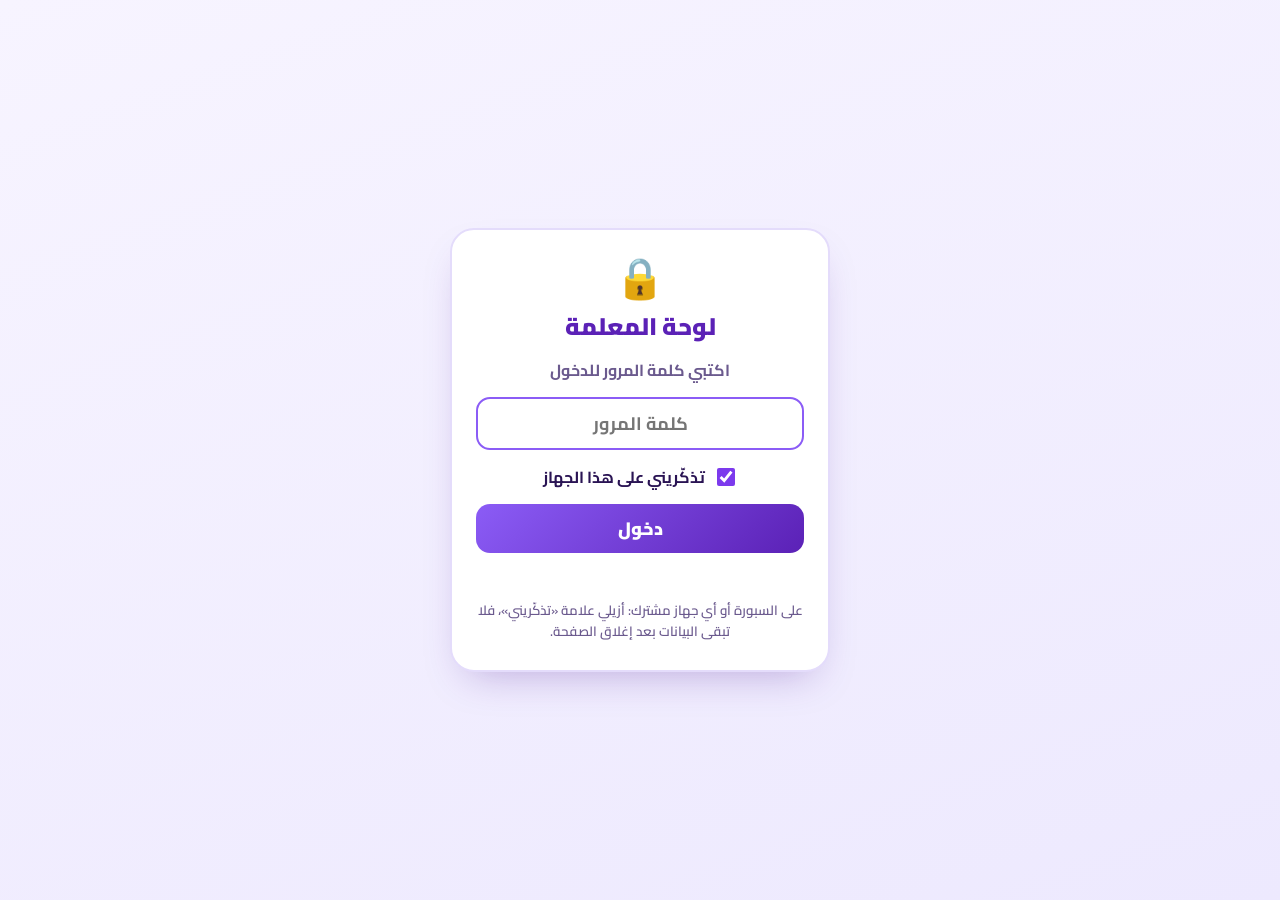
<file: lessons/lesson-03.html>
<!DOCTYPE html>
<html lang="ar" dir="rtl">
<head>
<meta charset="UTF-8">
<meta name="viewport" content="width=device-width, initial-scale=1.0">
<title>إدارة المهام | عرض تفاعلي</title>
<!-- خط عربي واضح (إن لم يتوفر الإنترنت سيُستخدم خط النظام تلقائيًا) -->
<link rel="preconnect" href="https://fonts.googleapis.com">
<link rel="preconnect" href="https://fonts.gstatic.com" crossorigin>
<link href="https://fonts.googleapis.com/css2?family=Cairo:wght@400;600;700;800;900&display=swap" rel="stylesheet">

<style>
/* =========================================================
   1) الألوان والهوية البصرية — غيّري الألوان من هنا
   ========================================================= */
:root{
  --p:#6C3FD1;      /* البنفسجي الأساسي */
  --p2:#8B5CF6;     /* بنفسجي فاتح */
  --pd:#46238F;     /* بنفسجي غامق */
  --pl:#EFE8FF;     /* خلفية بنفسجية ناعمة */
  --pl2:#F8F5FF;
  --ac:#14B8A6;     /* اللون المساعد (فيروزي) */
  --acd:#0E8C7F;
  --am:#F59E0B;     /* لمسة ذهبية */
  --pink:#EC4899;
  --ok:#10B981;
  --bad:#F43F5E;
  --ink:#2A1B4D;    /* لون النص */
  --mut:#6B5E8A;
  --line:#E6DDFF;
}

/* =========================================================
   2) أساسيات الصفحة — منع التمرير وتثبيت نسبة 16:9
   ========================================================= */
*{box-sizing:border-box}
html,body{margin:0;height:100%;overflow:hidden;background:#E7E0F8;font-family:'Cairo',Tahoma,'Segoe UI',sans-serif;color:var(--ink);-webkit-user-select:none;user-select:none}
input{user-select:text;-webkit-user-select:text}
button{font-family:inherit;cursor:pointer}
b{color:var(--p);font-weight:900}

/* المسرح: 1600×900 ويتم تكبيره/تصغيره بالجافاسكربت ليملأ الشاشة */
#stage{
  position:absolute;left:50%;top:50%;width:1600px;height:900px;
  transform-origin:center center;overflow:hidden;overflow:clip;
  background:linear-gradient(140deg,#FDFBFF 0%,#F4EEFF 60%,#EEF9F7 100%);
}
/* زخارف خلفية ناعمة */
#stage::before,#stage::after{content:"";position:absolute;border-radius:50%;pointer-events:none;z-index:0}
#stage::before{width:620px;height:620px;left:-220px;top:-260px;background:radial-gradient(circle,rgba(139,92,246,.16),transparent 70%)}
#stage::after{width:560px;height:560px;right:-200px;bottom:-240px;background:radial-gradient(circle,rgba(20,184,166,.14),transparent 70%)}

/* =========================================================
   3) الشرائح وحركات الانتقال
   ========================================================= */
.slide{position:absolute;inset:0;overflow:hidden;overflow:clip;padding:48px 88px 70px;display:flex;flex-direction:column;opacity:0;visibility:hidden;z-index:1}
.slide.active{opacity:1;visibility:visible;z-index:2}
.slide.active[data-anim="fade"]{animation:inFade .7s ease both}
.slide.active[data-anim="zoom"]{animation:inZoom .7s cubic-bezier(.2,.8,.2,1) both}
.slide.active[data-anim="slide"][data-dir="next"]{animation:inNext .7s cubic-bezier(.2,.8,.2,1) both}
.slide.active[data-anim="slide"][data-dir="prev"]{animation:inPrev .7s cubic-bezier(.2,.8,.2,1) both}
.slide.leaving{visibility:visible;opacity:1;animation:out .45s ease forwards;z-index:1}
@keyframes inFade{from{opacity:0}to{opacity:1}}
@keyframes inZoom{from{opacity:0;transform:scale(.93)}to{opacity:1;transform:none}}
@keyframes inNext{from{opacity:0;transform:translateX(-90px)}to{opacity:1;transform:none}}
@keyframes inPrev{from{opacity:0;transform:translateX(90px)}to{opacity:1;transform:none}}
@keyframes out{to{opacity:0;transform:scale(.97)}}

/* ظهور العناصر بالتتابع */
.slide.active .rv{animation:rise .6s cubic-bezier(.2,.8,.2,1) backwards;animation-delay:calc(var(--i,0) * 90ms + 180ms)}
@keyframes rise{from{opacity:0;transform:translateY(26px)}}
@keyframes floaty{0%,100%{transform:translateY(0)}50%{transform:translateY(-12px)}}
@keyframes pop{0%{transform:scale(.6);opacity:0}70%{transform:scale(1.06)}100%{transform:scale(1);opacity:1}}
@keyframes shake{0%,100%{transform:translateX(0)}20%,60%{transform:translateX(-10px)}40%,80%{transform:translateX(10px)}}
@keyframes wave{0%,100%{transform:rotate(0)}25%{transform:rotate(18deg)}75%{transform:rotate(-12deg)}}
.shake{animation:shake .45s ease !important}
.float{display:inline-block;animation:floaty 3.2s ease-in-out infinite}

/* =========================================================
   4) عناصر مشتركة
   ========================================================= */
.shead{display:flex;align-items:center;gap:22px;margin-bottom:26px;flex-wrap:wrap}
.tag{background:#fff;color:var(--p);font-weight:800;font-size:23px;padding:7px 22px;border-radius:999px;border:2px solid var(--line);box-shadow:0 4px 14px rgba(108,63,209,.08);white-space:nowrap}
.stitle{font-size:54px;font-weight:900;margin:0;line-height:1.3;color:var(--ink)}
.body{flex:1;min-height:0;display:flex;flex-direction:column;gap:22px}
.lead{font-size:30px;line-height:1.7;margin:0;color:var(--ink)}
.muted{color:var(--mut)}
.center{text-align:center}
.row{display:flex;gap:16px;align-items:center;flex-wrap:wrap}
.row.c{justify-content:center}

.card{background:#fff;border-radius:28px;border:2px solid #EEE7FF;box-shadow:0 14px 36px rgba(76,40,160,.09)}

.btn{font-size:25px;font-weight:800;border:none;border-radius:18px;padding:12px 30px;background:var(--p);color:#fff;
  box-shadow:0 7px 0 var(--pd);transition:transform .15s, box-shadow .15s, filter .2s}
.btn:hover{transform:translateY(-3px);filter:brightness(1.08)}
.btn:active{transform:translateY(5px);box-shadow:0 2px 0 var(--pd)}
.btn.ghost{background:#fff;color:var(--p);border:2px solid var(--line);box-shadow:0 6px 0 #DCCFFF}
.btn.teal{background:var(--ac);box-shadow:0 7px 0 var(--acd)}
.btn.sm{font-size:21px;padding:8px 20px;border-radius:14px}

.hidden-step{opacity:0;transform:translateY(20px) scale(.97);transition:all .5s cubic-bezier(.2,.8,.2,1);pointer-events:none}
.hidden-step.show{opacity:1;transform:none;pointer-events:auto}

.note{background:linear-gradient(90deg,#FFF7E6,#FFFBF2);border:2px dashed #F6C977;border-radius:20px;padding:14px 26px;font-size:26px;font-weight:700;color:#7A4C00}
.chip{background:var(--pl);color:var(--pd);border-radius:999px;padding:8px 22px;font-size:24px;font-weight:800;border:2px solid var(--line)}

.feedback{min-height:64px;font-size:32px;font-weight:900;text-align:center;display:flex;align-items:center;justify-content:center}
.feedback .ok{color:var(--ok);animation:pop .5s both}
.feedback .no{color:var(--p);animation:pop .5s both}

/* =========================================================
   5) شريط التحكم + المؤشرات (داخل المسرح فلا يغطي المحتوى)
   ========================================================= */
#progress{position:absolute;top:0;right:0;height:7px;background:linear-gradient(90deg,var(--ac),var(--p2),var(--p));z-index:40;transition:width .5s ease;border-radius:0 0 0 8px}
#bar{position:absolute;bottom:10px;left:14px;display:flex;align-items:center;gap:4px;
  background:rgba(42,27,77,.72);padding:4px 6px;border-radius:999px;z-index:40;
  box-shadow:0 4px 12px rgba(42,27,77,.18);transition:opacity .35s, transform .35s}
#bar button{border:none;background:transparent;color:#fff;font-size:15px;font-weight:800;height:30px;padding:0 10px;border-radius:999px;transition:background .2s}
#bar button:hover{background:rgba(255,255,255,.2)}
#bar button:active{transform:scale(.92)}
#bar .clap{font-size:17px;padding:0 8px}
#bar .count{color:#fff;font-size:14px;font-weight:800;min-width:54px;text-align:center}
#bar .sep{width:1px;height:18px;background:rgba(255,255,255,.25)}
#hint{position:absolute;bottom:14px;right:16px;z-index:40;font-size:13px;font-weight:700;color:var(--mut);background:rgba(255,255,255,.75);
  border:1px solid var(--line);padding:3px 12px;border-radius:999px;transition:opacity .35s}
body.idle #bar{opacity:0;transform:translateY(20px);pointer-events:none}
body.idle #hint{opacity:0}
body.idle{cursor:none}

/* طبقة المؤثرات (تصفيق/احتفال) */
#fx{position:absolute;inset:0;pointer-events:none;z-index:60;overflow:hidden}
.clapfx{position:absolute;font-size:46px;animation:clapUp 1.8s ease-out forwards}
@keyframes clapUp{0%{opacity:0;transform:translate(0,0) scale(.5)}15%{opacity:1;transform:translate(calc(var(--dx)*.2),-60px) scale(1.1)}100%{opacity:0;transform:translate(var(--dx),-520px) scale(.8) rotate(var(--r))}}
.conf{position:absolute;width:14px;height:20px;border-radius:4px;animation:burst 1.3s cubic-bezier(.1,.7,.3,1) forwards}
@keyframes burst{0%{opacity:1;transform:translate(0,0) rotate(0)}100%{opacity:0;transform:translate(var(--x),var(--y)) rotate(var(--r))}}
.bigmsg{position:absolute;left:50%;top:44%;transform:translate(-50%,-50%);font-size:64px;font-weight:900;color:var(--p);background:#fff;
  padding:24px 50px;border-radius:32px;box-shadow:0 20px 60px rgba(76,40,160,.25);animation:bigmsg 1.6s ease forwards;white-space:nowrap}
@keyframes bigmsg{0%{opacity:0;transform:translate(-50%,-50%) scale(.6)}15%{opacity:1;transform:translate(-50%,-50%) scale(1.05)}25%{transform:translate(-50%,-50%) scale(1)}80%{opacity:1}100%{opacity:0;transform:translate(-50%,-60%)}}

/* =========================================================
   6) تصميم أنواع الشرائح
   ========================================================= */

/* --- التحضير --- */
.prep{display:flex;justify-content:center;flex:1;min-height:0;align-items:center}
.prep-hero{text-align:center;padding:40px 90px;min-width:900px}
.prep-hero .wave{font-size:120px;display:inline-block;animation:wave 2s ease-in-out infinite;transform-origin:70% 80%}
.prep-hero h1{font-size:66px;font-weight:900;margin:10px 0 6px;color:var(--pd)}
.prep-hero p{font-size:32px;margin:0 0 20px;color:var(--mut);font-weight:700}
.date{display:inline-flex;flex-direction:column;gap:4px;background:var(--pl);border-radius:20px;padding:14px 36px;font-size:32px;font-weight:800;color:var(--pd)}
.date small{font-size:26px;color:var(--mut);font-weight:700}
.prep-side h3{font-size:32px;margin:0 0 18px}
.checks{display:grid;grid-template-columns:1fr 1fr;gap:18px}
.check{display:flex;align-items:center;gap:16px;background:#fff;border:3px solid var(--line);border-radius:24px;padding:20px 22px;font-size:28px;font-weight:800;color:var(--ink);transition:all .25s;text-align:right}
.check:hover{transform:translateY(-4px);border-color:var(--p2)}
.check .ci{font-size:46px}
.check .box{margin-inline-start:auto;width:44px;height:44px;border-radius:14px;border:3px solid var(--line);display:grid;place-items:center;color:transparent;font-size:28px;transition:all .25s}
.check.on{border-color:var(--ok);background:#ECFDF5}
.check.on .box{background:var(--ok);border-color:var(--ok);color:#fff;animation:pop .4s}
.ready-msg{margin-top:20px;font-size:32px;font-weight:900;color:var(--ok);text-align:center}
.rules{display:flex;gap:14px;justify-content:center;flex-wrap:wrap}

/* --- بطاقات القلب --- */
.flips{display:grid;grid-template-columns:repeat(4,1fr);gap:26px;flex:1;min-height:0;max-height:420px}
.flip{perspective:1400px;background:none;border:none;padding:0;height:100%}
.flip-in{position:relative;width:100%;height:100%;transition:transform .8s cubic-bezier(.2,.8,.2,1);transform-style:preserve-3d}
.flip.on .flip-in{transform:rotateY(180deg)}
.face{position:absolute;inset:0;backface-visibility:hidden;-webkit-backface-visibility:hidden;border-radius:28px;display:flex;flex-direction:column;align-items:center;justify-content:center;padding:24px;text-align:center}
.face.front{background:linear-gradient(160deg,#fff,var(--pl));border:3px solid var(--line);box-shadow:0 14px 34px rgba(76,40,160,.1)}
.face.front .ic{font-size:92px}
.face.front .ft{font-size:40px;font-weight:900;color:var(--pd);margin-top:10px}
.face.front .tap{font-size:20px;color:var(--mut);margin-top:10px;font-weight:700}
.face.back{transform:rotateY(180deg);background:linear-gradient(160deg,var(--p),var(--pd));color:#fff}
.face.back .bt{font-size:30px;font-weight:800;line-height:1.6}
.face.back .ex{font-size:22px;margin-top:16px;background:rgba(255,255,255,.16);padding:8px 16px;border-radius:14px;font-weight:700}
.bridge{font-size:36px;font-weight:800;text-align:center;padding:22px;background:linear-gradient(90deg,#ECFDF5,#F0EBFF);border-radius:24px;border:2px solid #CFF3EC}

/* --- ماذا تتوقعين --- */
.predict{display:grid;grid-template-columns:1fr 1fr;gap:40px;flex:1;min-height:0}
.scene{padding:36px 40px;display:flex;flex-direction:column;justify-content:center;gap:20px;background:linear-gradient(160deg,#fff,#FFF6EC)}
.scene .big{font-size:100px;text-align:center}
.scene p{font-size:32px;line-height:1.8;margin:0;font-weight:600}
.pred-list{display:flex;flex-direction:column;gap:12px}
.pred-q{font-size:40px;font-weight:900;color:var(--pd);margin:0 0 6px}
.pred-item{display:flex;align-items:center;gap:16px;background:#fff;border:2px solid var(--line);border-radius:20px;padding:10px 20px;font-size:27px;font-weight:800;line-height:1.45}
.pred-item span{font-size:42px}

/* --- العنوان --- */
.titleS{flex:1;display:flex;flex-direction:column;align-items:center;justify-content:center;text-align:center;position:relative}
.titleS .kicker{font-size:30px;font-weight:800;color:var(--mut)}
.titleS .badge{background:var(--p);color:#fff;font-size:32px;font-weight:900;padding:8px 36px;border-radius:999px;margin:18px 0 8px;box-shadow:0 8px 0 var(--pd)}
.titleS h1{font-size:108px;font-weight:900;margin:8px 0;background:linear-gradient(90deg,var(--pd),var(--p2),var(--ac));-webkit-background-clip:text;background-clip:text;color:transparent;line-height:1.35}
.titleS .sub{font-size:38px;font-weight:700;color:var(--ink)}
.orbit{position:absolute;font-size:64px;opacity:.9}
.titleS .tnote{margin-top:26px}

/* --- القائمة (الأهداف) --- */
.olist{display:grid;grid-template-columns:1fr 1fr;gap:20px 32px}
.oitem{display:flex;align-items:center;gap:20px;padding:20px 26px;font-size:31px;font-weight:800}
.oitem .n{flex:none;width:58px;height:58px;border-radius:18px;background:var(--pl);display:grid;place-items:center;font-size:34px}

/* --- المعادلة --- */
.eq{display:flex;align-items:center;justify-content:center;gap:22px;margin-top:10px}
.eq-op{font-size:70px;font-weight:900;color:var(--p2)}
.eq-box{width:250px;height:230px;border-radius:30px;border:3px dashed var(--p2);background:#fff;display:flex;flex-direction:column;align-items:center;justify-content:center;gap:8px;transition:all .3s;position:relative}
.eq-box:hover{transform:translateY(-6px)}
.eq-box .q{font-size:100px;font-weight:900;color:var(--p2)}
.eq-box .a{display:none;flex-direction:column;align-items:center;gap:8px}
.eq-box .a i{font-style:normal;font-size:74px}
.eq-box .a span{font-size:28px;font-weight:900;color:var(--pd)}
.eq-box.on{border-style:solid;border-color:var(--p);background:linear-gradient(160deg,#fff,var(--pl))}
.eq-box.on .q{display:none}
.eq-box.on .a{display:flex;animation:pop .5s}
.eq-box.res{border-color:var(--ac)}
.eq-box.res.on{border-color:var(--ac);background:linear-gradient(160deg,#fff,#E6FBF8)}
.defbox{padding:22px 34px;font-size:32px;line-height:1.7;font-weight:600;border-right:10px solid var(--p)}

/* --- التصنيف --- */
.sort-grid{display:grid;grid-template-columns:repeat(3,1fr);gap:20px}
.sitem{padding:16px 18px;display:flex;flex-direction:column;align-items:center;gap:10px;text-align:center;transition:all .3s;position:relative}
.sitem .si{font-size:52px;line-height:1}
.sitem .st{font-size:27px;font-weight:800;min-height:44px;display:flex;align-items:center}
.sitem .sb{display:flex;gap:10px}
.sitem .sb button{border:2px solid var(--line);background:#fff;border-radius:14px;padding:6px 16px;font-size:22px;font-weight:800;color:var(--ink);transition:all .2s}
.sitem .sb button:hover{background:var(--pl);border-color:var(--p2)}
.sitem .sb button.x{background:#FFE4E8;border-color:var(--bad)}
.sitem .done{display:none;font-size:25px;font-weight:900;padding:6px 20px;border-radius:999px;color:#fff}
.sitem.ok .sb{display:none}
.sitem.ok .done{display:block;animation:pop .45s}
.sitem.ok.ca{border-color:var(--p);background:#F7F3FF}.sitem.ok.ca .done{background:var(--p)}
.sitem.ok.cb{border-color:var(--ac);background:#EEFBF9}.sitem.ok.cb .done{background:var(--ac)}
.score{font-size:26px;font-weight:900;background:#fff;border:2px solid var(--line);border-radius:999px;padding:6px 22px;color:var(--pd)}

/* --- البطاقات القابلة للنقر --- */
.cgrid{display:grid;gap:20px;flex:1;min-height:0}
.ccard{padding:18px 20px;display:flex;flex-direction:column;align-items:center;justify-content:center;text-align:center;gap:8px;transition:all .3s;border:2px solid #EEE7FF}
.ccard:hover{transform:translateY(-5px);border-color:var(--p2)}
.ccard .ci{font-size:58px;line-height:1.1;transition:transform .3s}
.ccard .ct{font-size:29px;font-weight:900;color:var(--pd)}
.ccard .cx{font-size:23px;font-weight:700;line-height:1.6;color:var(--ink);opacity:0;transform:translateY(10px);transition:all .4s}
.ccard .tap{font-size:18px;color:var(--mut);font-weight:700;transition:opacity .3s}
.ccard.open{background:linear-gradient(160deg,#fff,var(--pl));border-color:var(--p)}
.ccard.open .cx{opacity:1;transform:none}
.ccard.open .tap{opacity:0;height:0}
.chips{display:flex;gap:12px;flex-wrap:wrap;align-items:center}

/* --- المثلث --- */
.tri{display:grid;grid-template-columns:640px 1fr;gap:40px;flex:1;min-height:0;align-items:center}
.tri-wrap{position:relative;width:620px;height:500px}
.tri-wrap svg{position:absolute;inset:0}
.tnode{position:absolute;width:170px;height:110px;border-radius:26px;border:3px solid var(--p);background:#fff;display:flex;flex-direction:column;align-items:center;justify-content:center;font-size:30px;font-weight:900;color:var(--pd);transition:all .25s;transform:translate(-50%,-50%);box-shadow:0 10px 26px rgba(76,40,160,.12)}
.tnode i{font-style:normal;font-size:42px}
.tnode:hover,.tnode.on{background:var(--p);color:#fff;transform:translate(-50%,-50%) scale(1.07)}
.tcenter{position:absolute;left:50%;top:62%;transform:translate(-50%,-50%);background:#E6FBF8;color:var(--acd);border-radius:999px;padding:10px 26px;font-size:26px;font-weight:900;border:2px solid #BDEFE8}
.tinfo{padding:26px 32px;min-height:170px;font-size:29px;line-height:1.7;font-weight:600}
.tinfo h3{margin:0 0 6px;font-size:34px;color:var(--p)}
.lab{padding:20px 28px;margin-top:20px}
.lab h4{margin:0 0 10px;font-size:27px}
.lab input[type=range]{width:100%;accent-color:var(--p);height:34px}
.barrow{display:grid;grid-template-columns:130px 1fr 150px;align-items:center;gap:14px;font-size:24px;font-weight:800;margin-top:8px}
.bartrack{height:26px;background:var(--pl);border-radius:999px;overflow:hidden}
.barfill{height:100%;border-radius:999px;transition:width .5s cubic-bezier(.2,.8,.2,1)}

/* --- فكر زاوج شارك --- */
.tps-q{padding:26px 34px;font-size:40px;font-weight:900;text-align:center;background:linear-gradient(135deg,#fff,var(--pl))}
.tps-row{display:grid;grid-template-columns:repeat(3,1fr) 300px;gap:20px;align-items:stretch}
.phase{padding:18px;display:flex;flex-direction:column;align-items:center;gap:6px;font-size:28px;font-weight:900;border:3px solid #EEE7FF;transition:all .3s}
.phase i{font-style:normal;font-size:56px}
.phase small{font-size:21px;color:var(--mut);font-weight:700}
.phase.on{border-color:var(--ac);background:#EEFBF9;transform:translateY(-6px)}
.cmp{display:grid;grid-template-columns:1fr 1fr;gap:24px}
.cmp .col{padding:18px 26px}
.cmp h4{margin:0 0 6px;font-size:30px;color:var(--p)}
.cmp ul{margin:0;padding-inline-start:28px;font-size:25px;font-weight:700;line-height:1.7}

/* --- المؤقت --- */
.timer{display:flex;flex-direction:column;align-items:center;justify-content:center;gap:10px;padding:16px}
.tm-num{font-size:62px;font-weight:900;color:var(--pd);font-variant-numeric:tabular-nums;line-height:1}
.timer.done .tm-num{color:var(--bad);animation:shake .5s 2}
.timer .ringbox{position:relative;width:300px;height:300px}
.timer .ringbox svg{transform:rotate(-90deg)}
.timer .ringbox .tm-num{position:absolute;inset:0;display:grid;place-items:center;font-size:90px}
.timer circle.bg{stroke:var(--pl)}
.timer circle.fg{stroke:var(--p);transition:stroke-dashoffset 1s linear, stroke .3s}
.timer.warn circle.fg{stroke:var(--bad)}

/* --- الترتيب --- */
.slots{display:flex;align-items:stretch;justify-content:center;gap:8px}
.slot{width:250px;min-height:200px;border-radius:24px;border:3px dashed var(--line);background:rgba(255,255,255,.6);display:flex;flex-direction:column;align-items:center;justify-content:flex-start;padding:14px 12px;text-align:center;gap:6px}
.slot .sn{width:48px;height:48px;border-radius:50%;background:var(--pl);display:grid;place-items:center;font-size:26px;font-weight:900;color:var(--p)}
.slot.fill{border-style:solid;border-color:var(--p);background:#fff;animation:pop .45s}
.slot.fill .sn{background:var(--p);color:#fff}
.slot .sl{font-size:28px;font-weight:900;color:var(--pd)}
.slot .sd{font-size:20px;font-weight:700;color:var(--mut);line-height:1.5}
.arrow{align-self:center;font-size:40px;color:var(--p2);font-weight:900}
.pool{display:flex;gap:16px;justify-content:center;flex-wrap:wrap}
.pool button{font-size:28px;font-weight:900;padding:14px 26px;border-radius:20px;border:3px solid var(--line);background:#fff;color:var(--ink);box-shadow:0 6px 0 #DCCFFF;transition:all .2s}
.pool button:hover{transform:translateY(-4px);border-color:var(--p2)}
.pool button.used{visibility:hidden}

/* --- اختيار من متعدد --- */
.mcq-q{padding:26px 36px;font-size:40px;font-weight:900;text-align:center;line-height:1.6;display:flex;align-items:center;justify-content:center;gap:24px}
.mcq-q .qi{font-size:76px}
.opts{display:grid;grid-template-columns:1fr 1fr;gap:20px}
.opt{display:flex;align-items:center;gap:20px;padding:18px 26px;font-size:31px;font-weight:800;background:#fff;border:3px solid var(--line);border-radius:26px;color:var(--ink);text-align:right;transition:all .2s;box-shadow:0 6px 0 #E6DDFF}
.opt:hover{transform:translateY(-4px);border-color:var(--p2)}
.opt .oi{flex:none;width:62px;height:62px;border-radius:18px;background:var(--pl);display:grid;place-items:center;font-size:36px;font-weight:900;color:var(--p)}
.opt.right{background:#ECFDF5;border-color:var(--ok);box-shadow:0 6px 0 #A7F3D0}
.opt.right .oi{background:var(--ok);color:#fff}
.opt.wrong{background:#FFF1F4;border-color:#FDA4AF;opacity:.75}
.explain{font-size:27px;font-weight:700;text-align:center;color:var(--acd)}

/* --- صح وخطأ --- */
.tf-list{display:flex;flex-direction:column;gap:14px}
.tf{display:grid;grid-template-columns:1fr auto;gap:20px;align-items:center;padding:14px 24px;transition:all .3s}
.tf .tt{font-size:28px;font-weight:800}
.tf .fix{display:block;font-size:22px;color:var(--acd);font-weight:700;margin-top:4px}
.tf .tb{display:flex;gap:12px}
.tf .tb button{width:120px;height:58px;border-radius:16px;border:3px solid var(--line);background:#fff;font-size:25px;font-weight:900;transition:all .2s}
.tf .tb button:hover{transform:translateY(-3px)}
.tf .tb .t{color:var(--ok)} .tf .tb .f{color:var(--bad)}
.tf.ok{border-color:var(--ok);background:#F2FDF8}
.tf .tb button.sel{background:var(--ok);color:#fff;border-color:var(--ok)}
.tf .tb button.x{background:#FFE4E8;border-color:var(--bad)}

/* --- العصف الذهني --- */
.storm{position:relative;flex:1;min-height:0}
.storm-center{position:absolute;left:50%;top:50%;transform:translate(-50%,-50%);width:420px;padding:26px;border-radius:40px;background:linear-gradient(135deg,var(--p),var(--pd));color:#fff;text-align:center;font-size:32px;font-weight:900;line-height:1.5;box-shadow:0 18px 40px rgba(76,40,160,.3);z-index:2}
.idea{position:absolute;transform:translate(-50%,-50%);background:#fff;border:3px solid var(--line);border-radius:26px;padding:10px 22px;font-size:25px;font-weight:800;max-width:390px;text-align:center;animation:ideaIn .5s cubic-bezier(.2,.8,.2,1) both;box-shadow:0 8px 20px rgba(76,40,160,.1);width:max-content;line-height:1.5}
.idea.book{border-color:var(--ac);background:#EEFBF9}
@keyframes ideaIn{from{opacity:0;transform:translate(-50%,-50%) scale(.3)}}
.storm-in{display:flex;gap:14px;align-items:center}
.storm-in input{flex:1;font-family:inherit;font-size:26px;font-weight:700;padding:12px 22px;border-radius:18px;border:3px solid var(--line);outline:none;color:var(--ink)}
.storm-in input:focus{border-color:var(--p2)}

/* --- المجموعات --- */
.groups{display:grid;grid-template-columns:repeat(4,1fr);gap:18px}
.grp{padding:20px 18px;text-align:center;border-top:10px solid var(--c)}
.grp i{font-style:normal;font-size:54px;display:block}
.grp h4{margin:6px 0;font-size:29px;color:var(--c)}
.grp p{margin:0;font-size:24px;font-weight:700;line-height:1.6}
.gfoot{display:grid;grid-template-columns:1fr 380px;gap:24px;align-items:center}

/* --- بطاقة المشروع (تطبيق عملي) --- */
.builder{display:grid;grid-template-columns:1fr 1fr;gap:34px;flex:1;min-height:0}
.fields{display:flex;flex-direction:column;gap:12px}
.field{display:grid;grid-template-columns:230px 1fr;align-items:center;gap:14px;font-size:25px;font-weight:800}
.field input{font-family:inherit;font-size:24px;font-weight:700;padding:10px 18px;border-radius:16px;border:3px solid var(--line);outline:none;color:var(--ink);width:100%}
.field input:focus{border-color:var(--p2)}
.pcard{align-self:start;padding:24px 30px;display:flex;flex-direction:column;gap:14px;background:linear-gradient(160deg,#fff,var(--pl));border:3px solid var(--p2)}
.pcard h3{margin:0;font-size:38px;color:var(--pd);text-align:center}
.pstats{display:grid;grid-template-columns:repeat(3,1fr);gap:12px}
.pstat{background:#fff;border-radius:20px;padding:12px;text-align:center;border:2px solid var(--line)}
.pstat i{font-style:normal;font-size:38px;display:block}
.pstat b{display:block;font-size:22px;color:var(--mut)}
.pstat span{font-size:23px;font-weight:800;word-break:break-word}
.pcard .stk{display:flex;gap:8px;flex-wrap:wrap;justify-content:center;min-height:44px}
.pcard .stk .chip{font-size:21px;padding:5px 16px}
.pcard.approved{border-color:var(--ok);box-shadow:0 0 0 8px rgba(16,185,129,.15)}
.stamp{display:none;text-align:center;font-size:30px;font-weight:900;color:var(--ok)}
.pcard.approved .stamp{display:block;animation:pop .5s}

/* --- تحدي الدقيقة --- */
.chal{display:grid;grid-template-columns:380px 1fr;gap:40px;flex:1;min-height:0;align-items:center}
.chal-task{font-size:34px;font-weight:800;line-height:1.7;padding:24px 32px}
.counter{display:flex;align-items:center;gap:18px;justify-content:center;font-size:26px;font-weight:800}
.counter .cn{font-size:60px;font-weight:900;color:var(--p);min-width:90px;text-align:center}
.ans-grid{display:flex;flex-wrap:wrap;gap:12px}
.ans-grid .chip{font-size:25px}

/* --- المراجعة (خريطة ذهنية) --- */
.mind{display:grid;grid-template-columns:1fr 360px 1fr;gap:26px;flex:1;min-height:0;align-items:center}
.mcol{display:flex;flex-direction:column;gap:16px}
.mcore{width:320px;height:320px;border-radius:50%;margin:auto;background:linear-gradient(135deg,var(--p),var(--pd));color:#fff;display:grid;place-items:center;text-align:center;font-size:38px;font-weight:900;padding:40px;line-height:1.5;box-shadow:0 0 0 18px rgba(139,92,246,.15),0 20px 50px rgba(76,40,160,.3)}
.branch{padding:14px 22px;text-align:right;border:3px solid #EEE7FF;transition:all .3s;display:block;width:100%;background:#fff;border-radius:24px;font-family:inherit;color:var(--ink)}
.branch:hover{border-color:var(--p2)}
.branch .bh{font-size:29px;font-weight:900;color:var(--pd);display:flex;align-items:center;gap:12px}
.branch .bp{font-size:22px;font-weight:700;color:var(--mut);max-height:0;overflow:hidden;opacity:0;transition:all .4s;line-height:1.6}
.branch.open{border-color:var(--p);background:#FAF7FF}
.branch.open .bp{max-height:120px;opacity:1;margin-top:4px}

/* --- التقييم الفوري --- */
.exit{display:grid;grid-template-columns:1.2fr 1fr;gap:34px;flex:1;min-height:0}
.votes{display:flex;flex-direction:column;gap:18px;padding:24px 30px;justify-content:center}
.vote{display:grid;grid-template-columns:90px 230px 1fr 60px;align-items:center;gap:14px;background:none;border:none;padding:6px;border-radius:20px;text-align:right;color:var(--ink)}
.vote:hover{background:var(--pl2)}
.vote .ve{font-size:70px;transition:transform .2s}
.vote:active .ve{transform:scale(1.3)}
.vote .vl{font-size:27px;font-weight:800}
.vote .vc{font-size:32px;font-weight:900;color:var(--p)}
.ticket{padding:26px 32px;background:linear-gradient(160deg,#fff,#FFF6EC);border:3px dashed #F6C977}
.ticket h3{margin:0 0 14px;font-size:34px;color:#B45309}
.ticket div{font-size:28px;font-weight:700;padding:12px 0;border-bottom:2px dashed #F3DDB3}
.ticket div:last-child{border:none}
.ticket div b{font-size:38px;color:#D97706}

/* --- الختام --- */
.closing{flex:1;display:flex;flex-direction:column;align-items:center;justify-content:center;text-align:center;gap:18px}
.closing .trophy{font-size:150px;animation:floaty 3s ease-in-out infinite}
.closing h1{font-size:90px;margin:0;font-weight:900;color:var(--pd)}
.closing p{font-size:36px;font-weight:700;margin:0;max-width:1150px;line-height:1.7}

/* =========================================================
   7) إضافات: تصنيف متعدد • أيزنهاور • العلاقات • محاكي جانت
   ========================================================= */
.sitem .sb{flex-wrap:wrap;justify-content:center}
.sitem.ok.c0{border-color:var(--p);background:#F7F3FF}.sitem.ok.c0 .done{background:var(--p)}
.sitem.ok.c1{border-color:var(--ac);background:#EEFBF9}.sitem.ok.c1 .done{background:var(--ac)}
.sitem.ok.c2{border-color:var(--am);background:#FFF8EB}.sitem.ok.c2 .done{background:var(--am)}
.sitem.ok.c3{border-color:var(--pink);background:#FFF0F7}.sitem.ok.c3 .done{background:var(--pink)}

/* --- صندوق أيزنهاور --- */
.mx{display:grid;grid-template-columns:420px 1fr;gap:28px;flex:1;min-height:0}
.mx-pool{display:flex;flex-direction:column;gap:9px}
.mx-item{font-family:inherit;font-size:22px;font-weight:800;padding:9px 16px;border-radius:16px;border:3px solid var(--line);background:#fff;text-align:right;color:var(--ink);transition:all .2s;box-shadow:0 4px 0 #E6DDFF}
.mx-item:hover{border-color:var(--p2)}
.mx-item.sel{border-color:var(--p);background:var(--pl);transform:translateX(-10px)}
.mx-item.used{display:none}
.mx-grid{display:grid;grid-template-columns:110px 1fr 1fr;grid-template-rows:54px 1fr 1fr;gap:10px}
.mx-h{display:grid;place-items:center;font-size:25px;font-weight:900;color:#fff;background:var(--pd);border-radius:14px}
.mx-h.v{writing-mode:vertical-rl;font-size:27px}
.mx-q{border-radius:20px;border:3px dashed #CFC2F5;background:#fff;padding:10px 12px;display:flex;flex-direction:column;gap:6px;cursor:pointer;transition:all .2s;overflow:hidden;text-align:right;font-family:inherit}
.mx-q:hover{border-color:var(--p2);background:#FCFAFF}
.mx-q .qa{font-size:21px;font-weight:900;color:var(--mut)}
.mx-q .chip{font-size:19px;padding:3px 12px;align-self:flex-start;animation:pop .4s}
.mx-q.q-iu{background:#FFF5F5}.mx-q.q-in{background:#F5FBFF}.mx-q.q-nu{background:#FFFBEF}.mx-q.q-nn{background:#F7F7F7}

/* --- العلاقات --- */
.dp{display:grid;grid-template-columns:340px 1fr;gap:28px;flex:1;min-height:0}
.dp-tabs{display:flex;flex-direction:column;gap:14px}
.dp-tab{font-family:inherit;font-size:27px;font-weight:900;padding:14px 20px;border-radius:20px;border:3px solid var(--line);background:#fff;color:var(--ink);text-align:right;transition:all .2s;box-shadow:0 5px 0 #E6DDFF}
.dp-tab small{display:block;font-size:18px;color:var(--mut);font-weight:700;direction:ltr;text-align:right}
.dp-tab:hover{border-color:var(--p2)}
.dp-tab.on{background:var(--p);border-color:var(--p);color:#fff;box-shadow:0 5px 0 var(--pd)}.dp-tab.on small{color:#E9DDFF}
.dp-view{padding:20px 30px;display:flex;flex-direction:column;gap:12px}
.dp-view h3{margin:0;font-size:38px;color:var(--pd)}
.dp-view h3 small{font-size:22px;color:var(--mut);margin-inline-start:12px}
.dp-rule{font-size:28px;font-weight:700;line-height:1.6;margin:0}
.dp-svg{width:100%;height:230px;background:#FAFAFF;border-radius:18px;border:2px solid #EEE7FF}
.dp-svg .ba{animation:rise .5s both}.dp-svg .bb{animation:rise .5s .25s both}.dp-svg .ar{animation:inFade .5s .6s both}
.dp-ex{font-size:25px;line-height:1.7;font-weight:700}

/* =========================================================
   8) محاكي جانت بروجكت (GanttProject)
   ========================================================= */
.slide.gslide{padding:12px 16px 54px}
.gslide .shead{margin-bottom:8px;gap:14px}
.gslide .stitle{font-size:30px}
.gslide .tag{font-size:18px;padding:3px 16px}
.gp{flex:1;min-height:0;display:flex;flex-direction:column;background:#f2f2f2;border:1px solid #9a9a9a;border-radius:10px;overflow:hidden;
  box-shadow:0 16px 40px rgba(0,0,0,.16);font-family:'Cairo',Tahoma,sans-serif;font-size:16px;color:#222;position:relative}
.gp button{font-family:inherit;cursor:pointer;color:inherit}
.gp b{color:inherit}
.gp-title{height:32px;flex:none;background:#fff;display:flex;align-items:center;gap:8px;padding:0 12px;border-bottom:1px solid #ddd;font-size:14px;direction:ltr;color:#333}
.gp-logo{width:18px;height:18px;border-radius:50%;background:conic-gradient(#f5b800 0 25%,#444 0 50%,#f5b800 0 75%,#444 0);flex:none}
.gp-win{margin-left:auto;display:flex;gap:22px;color:#666;font-size:15px}
.gp-menu{height:34px;flex:none;display:flex;align-items:center;gap:2px;padding:0 8px;background:#fff;border-bottom:1px solid #ddd}
.gp-mi{border:none;background:none;padding:3px 12px;font-size:15px;font-weight:700;border-radius:4px}
.gp-mi small{font-size:11px;color:#888;font-weight:600}
.gp-mi:hover,.gp-mi.open{background:#e3ebf7}
.gp-sp{flex:1}
.gp-pill{border:1.5px solid #cdbfff !important;background:#f4f0ff;color:var(--p) !important;font-weight:800;font-size:14px;padding:2px 12px;border-radius:999px;margin-inline-start:6px}
.gp-pill:hover{background:#e9e1ff}
.gp-pill.pulse{animation:gpPulse 1.6s ease-in-out infinite}
@keyframes gpPulse{50%{box-shadow:0 0 0 6px rgba(139,92,246,.25)}}
.gp-tool{height:56px;flex:none;display:flex;align-items:center;gap:4px;padding:0 12px;background:linear-gradient(#fbfbfb,#ececec);border-bottom:1px solid #c8c8c8}
.gp-grp{display:flex;gap:2px;align-items:center}
.gp-tb{width:44px;height:44px;border:1px solid transparent;border-radius:6px;background:none;font-size:23px;display:grid;place-items:center;transition:background .15s}
.gp-tb:hover{background:#dbe5f3;border-color:#a8b8d8}
.gp-tb:active{transform:scale(.92)}
.gp-tb:disabled{opacity:.3;pointer-events:none}
.gp-sep{width:1px;height:34px;background:#c8c8c8;margin:0 8px}
.gp-search{margin-inline-start:auto;width:250px;height:32px;border:1px solid #aaa;border-radius:4px;padding:0 10px;font-family:inherit;font-size:14px;background:#fff}
.gp-tabs{height:30px;flex:none;display:flex;align-items:flex-end;gap:4px;padding:0 10px;background:#ececec;border-bottom:1px solid #9d9d9d}
.gp-tab{border:1px solid #9d9d9d;border-bottom:none;background:#dcdcdc;padding:1px 14px;font-size:14px;font-weight:700;border-radius:6px 6px 0 0}
.gp-tab.on{background:#fff;position:relative;top:1px;padding-bottom:3px}
.gp-main{flex:1;min-height:0;display:grid;grid-template-columns:500px 1fr;background:#fff}
.gp-side{display:flex;flex-direction:column;border-left:3px solid #8f8f8f;min-height:0;min-width:0}
.gp-stool,.gp-ctool{height:34px;flex:none;display:flex;align-items:center;gap:2px;padding:0 6px;background:#f5f5f5;border-bottom:1px solid #ccc;font-size:14px;white-space:nowrap}
.gp-stool button,.gp-ctool button{height:28px;border:1px solid transparent;border-radius:4px;background:none;font-size:14px;font-weight:700;padding:0 8px}
.gp-stool button:hover,.gp-ctool button:hover{background:#dbe5f3;border-color:#a8b8d8}
.gp-stool button:disabled{opacity:.3;pointer-events:none}
.gp-ctool button.on{background:#ffe0e0;border-color:#e59b9b;color:#b3261e}
.gp-ctool button.on2{background:#e6e6e6;border-color:#999}
.gp-banner{height:34px;flex:none;display:flex;align-items:center;gap:6px;padding:0 14px;direction:ltr;justify-content:flex-start;
  background:linear-gradient(90deg,rgba(255,255,255,.95) 0 120px,rgba(255,255,255,0) 190px),
  repeating-linear-gradient(60deg,#4f9d95 0 14px,#7fc2b8 14px 28px);border-bottom:1px solid #999}
.gp-banner span{font:900 italic 20px 'Segoe UI',Tahoma,sans-serif;color:#e8762b;letter-spacing:1px}
.gp-banner i{font:italic 14px Georgia,serif;color:#555}
.gp-th,.gp-tr{display:grid;grid-template-columns:1fr 118px 118px}
.gp-th{height:30px;flex:none;background:linear-gradient(#f6f6f6,#dcdcdc);border-bottom:1px solid #9d9d9d;font-size:13.5px;font-weight:800}
.gp-th div{display:flex;align-items:center;justify-content:center;border-left:1px solid #c9c9c9;overflow:hidden;white-space:nowrap}
.gp-body{flex:1;min-height:0;overflow:auto;position:relative;scrollbar-width:thin}
.gp-tr{height:32px;border-bottom:1px solid #ededed;font-size:15px}
.gp-tr>div{display:flex;align-items:center;padding:0 8px;overflow:hidden;white-space:nowrap;border-left:1px solid #f1f1f1}
.gp-tr .d{justify-content:center;font-size:14px;direction:ltr}
.gp-tr .n{gap:4px}
.gp-tr.sel{background:#5d5d5d;color:#fff}
.gp-tr.hit:not(.sel){background:#fff3bf}
.gp-tr.par .n{font-weight:900}
.gp-tr.sub{color:#666;font-size:14px}
.gp-tr.sub.sel{color:#fff}
.gp-tog{width:18px;flex:none;display:inline-grid;place-items:center;cursor:pointer;color:#555;font-size:13px}
.gp-tr.sel .gp-tog{color:#fff}
.gp-ico{font-size:12px}
.gp-tr input.gp-ed{width:100%;height:24px;font-family:inherit;font-size:15px;border:2px solid #f0a020;padding:0 6px;color:#222}
.gp-tr select.gp-rsel{font-family:inherit;font-size:14px;border:1px solid transparent;background:transparent;width:100%;color:inherit}
.gp-tr select.gp-rsel:hover{border-color:#aaa;background:#fff;color:#222}
.gp-chart{display:flex;flex-direction:column;min-height:0;min-width:0;direction:ltr}
.gp-cwrap{flex:1;min-height:0;overflow:auto;position:relative;scrollbar-width:thin}
.gp-head{position:sticky;top:0;z-index:3;background:#fafafa}
.gp-hm{height:30px;position:relative;border-bottom:1px solid #d0d0d0;background:#f7f7f7}
.gp-hd{height:34px;position:relative;border-bottom:1px solid #9d9d9d;background:#fcfcfc}
.gp-hm span{position:absolute;top:4px;font-size:13.5px;font-weight:800;white-space:nowrap;padding-left:6px;border-left:1px solid #bbb}
.gp-hd span{position:absolute;top:0;height:34px;display:grid;place-items:center;font-size:12.5px;border-left:1px solid #ddd;color:#444}
.gp-hd span.we{background:#ececec;color:#999}
.gp-canvas{position:relative;background-image:repeating-linear-gradient(#fff 0 31px,#ededed 31px 32px)}
.gp-we{position:absolute;top:0;bottom:0;background:rgba(0,0,0,.045)}
.gp-today{position:absolute;top:0;bottom:0;width:2px;background:#e53935;opacity:.7}
.gp-bar{position:absolute;height:16px;background:var(--c,#8fb0d3);border:1px solid #5c80aa;border-radius:3px;cursor:grab;touch-action:none;z-index:2}
.gp-bar:active{cursor:grabbing}
.gp-bar .pg{position:absolute;left:0;top:5px;height:5px;background:#1d1d1d;pointer-events:none}
.gp-bar.crit{background:#ff9d9d;border-color:#c62828}
.gp-bar.sel,.gp-ms.sel{outline:2px solid #222;outline-offset:1px}
.gp-bar .rz{position:absolute;right:-4px;top:-2px;bottom:-2px;width:9px;cursor:ew-resize}
.gp-bar .lk{position:absolute;right:-19px;top:1px;width:12px;height:12px;border-radius:50%;background:#fff;border:2px solid #444;opacity:0;cursor:crosshair;transition:opacity .15s}
.gp-bar:hover .lk,.gp-ms:hover .lk{opacity:1}
.gp-ms{position:absolute;width:16px;height:16px;z-index:2;cursor:grab;touch-action:none}
.gp-ms::before{content:"";position:absolute;inset:2px;transform:rotate(45deg);background:#5aa7d4;border:1px solid #2c6f98}
.gp-ms.crit::before{background:#ff8a80;border-color:#c62828}
.gp-ms .lk{position:absolute;right:-16px;top:2px;width:12px;height:12px;border-radius:50%;background:#fff;border:2px solid #444;opacity:0;cursor:crosshair}
.gp-sum{position:absolute;height:6px;background:#6f97c4;z-index:2;cursor:default}
.gp-sum::before,.gp-sum::after{content:"";position:absolute;top:0;width:0;height:0;border-top:8px solid #6f97c4}
.gp-sum::before{left:0;border-right:7px solid transparent}
.gp-sum::after{right:0;border-left:7px solid transparent}
.gp-sum.crit{background:#e57373}.gp-sum.crit::before,.gp-sum.crit::after{border-top-color:#e57373}
.gp-base{position:absolute;height:5px;background:#9e9e9e;border-radius:2px;opacity:.75;z-index:1}
.gp-lbl{position:absolute;font-size:12.5px;color:#444;white-space:nowrap;z-index:2;pointer-events:none;direction:rtl}
.gp-arrows{position:absolute;left:0;top:0;pointer-events:none;z-index:1;overflow:visible}
.gp-status{height:26px;flex:none;display:flex;align-items:center;gap:12px;padding:0 12px;background:#efefef;border-top:1px solid #c8c8c8;font-size:12.5px;color:#555;direction:ltr}
.gp-sw{width:30px;height:16px;border-radius:999px;background:#ccc;position:relative}
.gp-sw::after{content:"";position:absolute;left:2px;top:2px;width:12px;height:12px;border-radius:50%;background:#fff}
.gp-st{margin-left:auto;direction:rtl}
.gp-layer{position:absolute;inset:0;pointer-events:none;z-index:10}
.gp-layer>*{pointer-events:auto}
/* القوائم */
.gp-cm{position:absolute;z-index:30;background:#fff;border:1px solid #9a9a9a;box-shadow:0 8px 22px rgba(0,0,0,.22);min-width:230px;padding:4px 0;font-size:15px;border-radius:4px}
.gp-cm button{display:flex;gap:10px;width:100%;border:none;background:none;padding:5px 14px;text-align:right;align-items:center;font-size:15px}
.gp-cm button .k{margin-inline-start:auto;color:#888;font-size:12px;direction:ltr}
.gp-cm button .i{width:22px;text-align:center}
.gp-cm button:hover{background:#3a78c9;color:#fff}.gp-cm button:hover .k{color:#dde}
.gp-cm button:disabled{color:#b5b5b5;background:none;pointer-events:none}
.gp-cm hr{border:none;border-top:1px solid #ddd;margin:4px 0}
/* النوافذ */
.gp-ov{position:absolute;inset:0;background:rgba(20,20,30,.28);display:grid;place-items:center;z-index:20}
.gp-dlg{max-height:94%;background:#f0f0f0;border:1px solid #7d7d7d;border-radius:6px;box-shadow:0 22px 60px rgba(0,0,0,.35);display:flex;flex-direction:column;animation:pop .25s}
.gp-dh{height:36px;flex:none;display:flex;align-items:center;gap:8px;padding:0 12px;background:#fff;border-bottom:1px solid #ccc;font-weight:800;font-size:16px;border-radius:6px 6px 0 0}
.gp-dh .x{margin-inline-start:auto;border:none;background:none;font-size:18px;color:#666}
.gp-dtabs{display:flex;gap:3px;padding:8px 10px 0;border-bottom:1px solid #9d9d9d;flex:none}
.gp-dtab{border:1px solid #9d9d9d;border-bottom:none;background:#dcdcdc;padding:2px 14px;font-size:14px;font-weight:700;border-radius:6px 6px 0 0}
.gp-dtab.on{background:#fff;position:relative;top:1px}
.gp-dbody{padding:14px 18px;overflow:auto;flex:1;min-height:330px;background:#fff}
.gp-f{display:grid;grid-template-columns:190px 1fr;gap:9px 12px;align-items:center;font-size:15px}
.gp-dlg input[type=text],.gp-dlg input[type=number],.gp-dlg input[type=date],.gp-dlg input[type=email],.gp-dlg select,.gp-dlg textarea{
  font-family:inherit;font-size:15px;padding:4px 8px;border:1px solid #a5a5a5;border-radius:3px;background:#fff;color:#222;min-width:0}
.gp-dlg input[readonly]{background:#f3f3f3;color:#777}
.gp-dlg input[type=checkbox],.gp-dlg input[type=radio]{width:18px;height:18px;accent-color:#3a78c9}
.gp-yel{background:#f7c400;padding:4px 12px;font-weight:800;margin-bottom:12px;font-size:15px}
.gp-dfoot{display:flex;gap:8px;padding:10px 14px;border-top:1px solid #ccc;flex:none}
.gp-btn{min-width:92px;padding:4px 14px;border:1px solid #8a8a8a;background:linear-gradient(#fff,#e4e4e4);border-radius:4px;font-size:15px;font-weight:700}
.gp-btn:hover{background:linear-gradient(#fff,#d7e6fa)}
.gp-btn.pri{border-color:#3a6ea5}
.gp-tbl{width:100%;border-collapse:collapse;font-size:14px}
.gp-tbl th,.gp-tbl td{border:1px solid #cfcfcf;padding:4px 6px;text-align:center}
.gp-tbl th{background:#eee;font-weight:800}
.gp-tbl select,.gp-tbl input{width:100%}
.gp-mini{font-size:13px;color:#777}
.gp-rad{display:flex;flex-direction:column;gap:10px;font-size:16px}
.gp-rad label{display:flex;gap:10px;align-items:center;padding:8px 12px;border:1px solid #ddd;border-radius:6px;background:#fafafa}
.gp-rad label.dis{opacity:.45}
.gp-roles{display:flex;flex-direction:column;border:1px solid #bbb;max-height:250px;overflow:auto}
.gp-roles div{display:flex;justify-content:space-between;align-items:center;padding:3px 10px;border-bottom:1px solid #eee;font-size:15px}
.gp-roles div button{border:none;background:none;color:#c33;font-size:14px}
/* المهام والجولة والتنبيهات */
.gp-mis{position:absolute;top:196px;right:514px;width:430px;background:#fff;border:2px solid var(--p2);border-radius:16px;box-shadow:0 14px 34px rgba(76,40,160,.25);z-index:15;padding:10px 14px 12px;font-size:16px;direction:rtl}
.gp-mis h4{margin:0 0 6px;font-size:18px;color:var(--p);display:flex;align-items:center;gap:8px}
.gp-mis h4 button{margin-inline-start:auto;border:none;background:none;font-size:16px;color:#888}
.gp-mis ol{margin:0;padding:0;list-style:none;display:flex;flex-direction:column;gap:4px}
.gp-mis li{display:flex;gap:8px;align-items:flex-start;line-height:1.45;padding:3px 4px;border-radius:8px}
.gp-mis li .ck{flex:none;width:22px;height:22px;border-radius:50%;border:2px solid #cbbcf6;display:grid;place-items:center;font-size:13px;color:transparent;margin-top:2px}
.gp-mis li.ok{color:#0e7a55;background:#effcf6}
.gp-mis li.ok .ck{background:var(--ok);border-color:var(--ok);color:#fff}
.gp-mis .bar{height:8px;border-radius:999px;background:#eee;margin-top:8px;overflow:hidden}
.gp-mis .bar i{display:block;height:100%;background:linear-gradient(90deg,var(--ac),var(--p));transition:width .4s}
.gp-toast{position:absolute;bottom:40px;left:50%;transform:translateX(-50%);background:#2a1b4d;color:#fff;padding:8px 24px;border-radius:999px;font-weight:800;font-size:17px;z-index:40;white-space:nowrap;animation:gpToast 2.6s ease forwards;pointer-events:none}
@keyframes gpToast{0%{opacity:0;transform:translate(-50%,16px)}10%{opacity:1;transform:translate(-50%,0)}85%{opacity:1}100%{opacity:0}}
.gp-tb-badge{position:absolute;z-index:25;width:32px;height:32px;border-radius:50%;background:#1f7ae0;color:#fff;font-weight:900;font-size:16px;display:grid;place-items:center;border:3px solid #fff;box-shadow:0 4px 12px rgba(0,0,0,.3);cursor:pointer;animation:pop .4s both}
.gp-tb-badge:hover,.gp-tb-badge.on{background:#f59e0b}
.gp-tip{position:absolute;z-index:26;background:#fff;border:3px solid #1f7ae0;border-radius:16px;padding:10px 16px;font-size:18px;font-weight:800;width:330px;color:#1b3a5c;box-shadow:0 12px 30px rgba(0,0,0,.25);line-height:1.6;animation:pop .25s;direction:rtl}
.gp-link-line{position:absolute;inset:0;pointer-events:none;z-index:5;overflow:visible}

</style>
</head>
<body>
<div id="stage">
  <div id="progress"></div>
  <div id="hint">Space = التالي &nbsp;|&nbsp; ← → للتنقل &nbsp;|&nbsp; ت = تصفيق &nbsp;|&nbsp; F = ملء الشاشة</div>
  <div id="slides"></div>
  <div id="fx"></div>
  <!-- شريط التحكم -->
  <div id="bar">
    <button id="nextBtn" title="التالي (→ أو Space)">→</button>
    <span class="count" id="count">١ / ١</span>
    <button id="prevBtn" title="السابق (←)">←</button>
    <span class="sep"></span>
    <button class="clap" id="clapBtn" title="تصفيق (ت)">👏</button>
    <button id="fsBtn" title="ملء الشاشة (F)">⛶</button>
  </div>
</div>

<script>
/* ==========================================================================
   ✏️✏️✏️  إعدادات المحتوى — عدّلي الدرس من هنا فقط  ✏️✏️✏️
   --------------------------------------------------------------------------
   • LESSON: بيانات الدرس العامة.
   • SLIDES: قائمة الشرائح بالترتيب. لإضافة شريحة انسخي أي كائن { ... } والصقيه.
     لحذف شريحة احذفي الكائن كاملًا. عدد الشرائح يُحسب تلقائيًا.
   • type: نوع الشريحة (prep, flip, predict, title, list, equation, sort, cards,
     triangle, tps, order, mcq, tf, brainstorm, challenge, groups, builder,
     review, exit, closing)
   • anim: حركة الدخول: "fade" أو "slide" أو "zoom"
   • يمكن استخدام <b>كلمة</b> لتمييز كلمة باللون البنفسجي.
   ========================================================================== */

const LESSON = {
  subject : "تقنية رقمية ٣",
  unit    : "الوحدة الأولى",
  number  : "الدرس الثالث",
  title   : "إدارة المهام"
};

const SLIDES = [

  /* ───────────── ١) التحضير ───────────── */
  { type:"prep", anim:"zoom", tag:"🌸 التحضير",
    greeting:"أهلًا بمديرات المشاريع!",
    sub:"اليوم ننتقل من بناء الخطة… إلى إدارتها 🎛️",
    rules:["👂 أُنصت باهتمام","✋ أرفع يدي للمشاركة","🤝 أتعاون مع مجموعتي","💻 أطبّق بنفسي"] },

  /* ───────────── ٢) مراجعة الدرس السابق والربط ───────────── */
  { type:"flip", anim:"slide", tag:"🔁 مراجعة الدرس السابق",
    title:"تذكّري… بناء وأتمتة خطة المشروع",
    note:"اسألي الطالبات أولًا ثم اقلبي البطاقة 👆",
    cards:[
      {icon:"💻", front:"برامج الإدارة",  back:"سحابية تعاونية مثل تريللو وأسانا… ومكتبية مثل جانت بروجكت", ex:"المعيار: حجم الفريق والمشروع"},
      {icon:"📊", front:"مخطط جانت",      back:"رسم تخطيطي لجدول زمني يعرض المهام كأشرطة", ex:"طول الشريط = مدة المهمة"},
      {icon:"⇥",  front:"المهمة الفرعية", back:"نجعلها فرعية بالمسافة البادئة (Indent)", ex:"مثال: الموسيقى تحت الإخراج"},
      {icon:"🅰️", front:"تحديد الأولويات", back:"طريقة ABC وطريقة صندوق أيزنهاور", ex:"A = مهمة وعاجلة"} ],
    bridgeBtn:"🔗 اربطي بدرس اليوم",
    bridge:"أنشأنا الخطة ورتّبنا أولوياتها… واليوم <b>نديرها</b>: معالم ◆ ومواعيد نهائية ⏰ وموارد 👥 وعلاقات 🔗" },

  /* ───────────── ٣) التهيئة ───────────── */
  { type:"predict", anim:"fade", tag:"🔮 التهيئة • ماذا تتوقعين؟",
    title:"تأجيل مفاجئ! 🎭",
    icon:"📅",
    scenario:"تأخّر <b>اختيار طاقم التمثيل</b> يومين، و<b>قراءة السيناريو</b> لا تبدأ إلا بعده!",
    question:"ماذا تتوقعين أن يحدث لبقية المهام؟ 🤔",
    answers:[ {icon:"⏩",text:"تتأخر المهام التي تعتمد على اختيار الطاقم"},
              {icon:"🏁",text:"قد يتأخر موعد العرض الأول (الموعد النهائي)"},
              {icon:"✍️",text:"نعدّل التواريخ يدويًا إن لم تُربط المهام"},
              {icon:"👥",text:"تتغير جداول أعضاء الفريق المكلّفين"} ],
    revealBtn:"🔮 اكشفي توقّعًا",
    conclusion:"💡 نربط المهام بـ<b>علاقات</b> في جانت بروجكت فتتحدّث التواريخ تلقائيًا!" },

  /* ───────────── ٤) العنوان ───────────── */
  { type:"title", anim:"zoom",
    sub:"المعالم • المواعيد النهائية • الموارد • العلاقات بين المهام 🔗",
    icons:["◆","⏰","🔗","👥","📈","📤"],
    note:"📝 سجّلي عنوان الدرس في دفترك" },

  /* ───────────── ٥) الأهداف ───────────── */
  { type:"list", anim:"slide", tag:"🎯 أهداف الدرس",
    title:"في نهاية الدرس ستكونين قادرة على:",
    items:[ {icon:"◆",text:"التمييز بين المَعلَم الرئيس والموعد النهائي"},
            {icon:"🔗",text:"التمييز بين أنواع العلاقات الأربع بين المهام"},
            {icon:"👥",text:"إضافة أدوار الموارد والموارد وتعيين مدير المشروع"},
            {icon:"📈",text:"إضافة التبعيات وتحديث تقدّم المهام"},
            {icon:"📤",text:"تصدير خطة المشروع من جانت بروجكت"} ] },

  /* ───────────── ٩) خطوات مشروع المسرحية ───────────── */
  { type:"list", anim:"slide", tag:"🎭 مشروع المسرحية",
    title:"خريطة خطة المسرحية: أنجزنا الخطوات ١–٣… ونكمل اليوم من الخطوة ٤",
    items:[ {icon:"١",text:"اضبطي خصائص المشروع"},
            {icon:"٦",text:"أضيفي موارد للمشروع"},
            {icon:"٢",text:"أدرجي المهام وغيّري خصائصها"},
            {icon:"٧",text:"حدّدي مدير المشروع"},
            {icon:"٣",text:"أنشئي مهامًا فرعية"},
            {icon:"٨",text:"خصّصي الموارد للمهام"},
            {icon:"٤",text:"أضيفي معالم المشروع"},
            {icon:"٩",text:"أضيفي العلاقات بين المهام"},
            {icon:"٥",text:"حدّدي المواعيد النهائية"},
            {icon:"١٠",text:"غيّري تاريخ المهمة إذا لزم"} ] },

  /* ───────────── ١٦) المعلم الرئيس والموعد النهائي ───────────── */
  { type:"flip", anim:"zoom", tag:"◆ إدارة المهام",
    title:"المَعلَم الرئيس والموعد النهائي",
    note:"إدارة المهام ترتبط بإدارة الوقت… اقلبي البطاقتين 👆",
    cols:2,
    cards:[
      {icon:"◆", front:"المَعلَم الرئيس Milestone", back:"نقطة تمثّل حدثًا رئيسًا في دورة حياة المشروع، وعند الوصول إليه ينتقل المشروع لمرحلة أخرى", ex:"مثال: بروفات اللباس في المسرحية"},
      {icon:"⏰", front:"الموعد النهائي Deadline", back:"آخر وقت أو تاريخ يمكن فيه إكمال مهمة أو مشروع", ex:"مثال: العرض الأول • يظهر في عمود «تاريخ الانتهاء»"} ],
    bridgeBtn:"💡 ما الفرق؟",
    bridge:"المَعلَم <b>حدث مهم نمرّ به</b> (مدته صفر ◆)… والموعد النهائي <b>حدّ زمني</b> يجب إنهاء العمل قبله" },

  /* ───────────── ١٧) ميزات الموعد النهائي ───────────── */
  { type:"cards", anim:"slide", tag:"⏰ الموعد النهائي",
    title:"ميزات تحديد الموعد النهائي",
    cols:5,
    cards:[ {icon:"📆",title:"جدول للإنتاجية",text:"يحدد جدولًا معينًا للإنتاجية"},
            {icon:"🎯",title:"الانضباط",text:"يحسّن الانضباط وأخلاقيات العمل"},
            {icon:"🏆",title:"الإنجاز",text:"يوفّر إحساسًا هائلًا بالإنجاز"},
            {icon:"🐢",title:"لا مماطلة",text:"يقلل التأجيل والمماطلة"},
            {icon:"⚖️",title:"لا إفراط",text:"يمنع جدولة أعمال أكثر من الإمكانات"} ],
    footer:"⚠️ عند تحديده: يكون <b>واقعيًا</b> • نترك <b>هامشًا للخطأ</b> • نُعلم الفريق • نتأكد من <b>كفاية الموارد</b>" },

  /* ───────────── ١٨) العلاقات بين المهام ───────────── */
  { type:"deps", anim:"slide", tag:"🔗 لاحظ واكتشف",
    title:"العلاقات (التبعيات) بين المهام",
    types:[
      {id:"FS", name:"النهاية للبداية", en:"Finish to Start", rule:"يجب <b>إنهاء</b> المهمة الأولى قبل <b>بدء</b> المهمة التالية.", ex:"🧱 لا يمكن البدء في طلاء الجدار الداخلي حتى الانتهاء من بنائه.<br>🎭 لا يمكن قراءة السيناريو قبل اختيار طاقم التمثيل."},
      {id:"FF", name:"النهاية للنهاية", en:"Finish to Finish", rule:"يشترط أن <b>تنتهي</b> مهمة ما لتنتهي مهمة أخرى (تنتهيان معًا).", ex:"🔍 لا يمكن إتمام الفحص النهائي حتى تنتهي جميع مهام التجديد."},
      {id:"SS", name:"البداية للبداية", en:"Start to Start", rule:"يجب أن <b>تبدأ</b> مهمة ما لتبدأ مهمة أخرى (تبدآن معًا).", ex:"⚡ لا يمكن البدء بإعادة الأسلاك الكهربائية حتى تبدأ عملية الهدم."},
      {id:"SF", name:"البداية للنهاية", en:"Start to Finish", rule:"يجب أن <b>تبدأ</b> مهمة ما قبل أن <b>تنتهي</b> المهمة الأخرى.", ex:"🚛 لا يمكن إنهاء إزالة الحطام حتى تبدأ الجولة النهائية والتفتيش."} ],
    note:"💡 <b>تبعية المهمة</b> (العلاقة المنطقية): مهمة أو مَعلَم يعتمد على مهام أخرى تُنفّذ كليًا أو جزئيًا. وفهمها أساسي في إدارة <b>المسار الحرج</b>" },

  /* ───────────── ١٩) صنّفي العلاقات ───────────── */
  { type:"sort", anim:"fade", tag:"🧩 صنّفي",
    title:"ما نوع العلاقة؟",
    question:"اختاري نوع العلاقة المنطقية لكل موقف:",
    cats:[ {id:"fs",label:"FS",icon:"⏩"}, {id:"ff",label:"FF",icon:"⏹"}, {id:"ss",label:"SS",icon:"▶"}, {id:"sf",label:"SF",icon:"🔁"} ],
    items:[ {icon:"🎭",text:"قراءة السيناريو بعد اختيار الطاقم",cat:"fs"},
            {icon:"🧱",text:"الطلاء بعد انتهاء بناء الجدار",cat:"fs"},
            {icon:"🔍",text:"الفحص النهائي ينتهي مع انتهاء التجديد",cat:"ff"},
            {icon:"⚡",text:"الأسلاك تبدأ عندما يبدأ الهدم",cat:"ss"},
            {icon:"🚛",text:"إزالة الحطام تنتهي عندما يبدأ التفتيش",cat:"sf"},
            {icon:"✍️",text:"تصميم الأزياء بعد كتابة النص",cat:"fs"} ],
    doneMsg:"💡 العلاقة الأكثر استخدامًا: <b>النهاية للبداية (FS)</b> وهي الافتراضية في جانت بروجكت" },

  /* ───────────── تخصيص الموارد ومخطط الموارد (ص ٤٣–٤٤) ───────────── */
  { type:"cards", anim:"slide", tag:"👥 الموارد في جانت بروجكت",
    title:"تخصيص الموارد ومتابعتها",
    intro:"بعد إضافة أعضاء المسرحية نكلّفهم بالمهام: خصائص المهمة ← تبويب <b>Resources</b> ← اسم المورد",
    cols:3,
    cards:[ {icon:"➕",title:"أضف Add",text:"لإضافة أكثر من مورد للمهمة نفسها، وزر Delete لحذف مورد"},
            {icon:"💯",title:"عمود الوحدة Unit",text:"قيمته الافتراضية 100.0، ويمكن أن تقيس التكلفة أو ساعات العمل"},
            {icon:"📊",title:"مخطط الموارد",text:"Resources Chart: اضغطي رمز التوسيع بجانب الاسم لترَي المهام المكلّف بها"} ] },

  /* ───────────── ٢٠) تطبيق عملي ٢ ───────────── */
  { type:"gantt", anim:"fade", tag:"🛠️ تطبيق عملي ٢",
    title:"أديري مهام مشروع المسرحية",
    start:"play", tour:false,
    missions:[ {ev:"milestone",  text:"اجعلي «بروفات اللباس» مَعلَمًا رئيسًا ◆ (خصائص المهمة ← Milestone)"},
               {ev:"role",       text:"أضيفي أدوار الموارد (المشروع ← خصائص ← أدوار الموارد)"},
               {ev:"resource",   text:"أضيفي موردًا جديدًا 👤 (عضوة في الفريق)"},
               {ev:"pm",         text:"عيّني دور «مدير المشروع» لإحدى العضوات"},
               {ev:"assign",     text:"خصّصي موردًا لمهمة «العرض الأول» (تبويب Resources)"},
               {ev:"dependency", text:"أضيفي تبعية بين مهمتين (تبويب Predecessors أو اسحبي الدائرة ⚪)"},
               {ev:"progress",   text:"حدّثي تقدّم مهمة «البروفات» إلى ٧٥٪"},
               {ev:"export",     text:"صدّري المشروع كملف PDF أو صورة (المشروع ← تصدير)"} ] },

  /* ───────────── ٢١) تحدي الدقيقة ───────────── */
  { type:"challenge", anim:"zoom", tag:"⏱️ تحدي الدقيقة",
    title:"معالم مشروع تشييد مبنى 🏗️",
    task:"في مشروع <b>تشييد مبنى</b>… اذكرن خلال دقيقة أكبر عدد من المهام التي تُعدّ <b>مَعلَمًا رئيسًا ◆</b>، مع التعليل!",
    seconds:60,
    answersBtn:"🔍 أمثلة مقترحة",
    answers:["◆ الحصول على رخصة البناء","◆ اكتمال الأساسات","◆ اكتمال الهيكل الخرساني","◆ اجتياز الفحص الهندسي","◆ تسليم المبنى للمالك"] },

  /* ───────────── ٢٢-٢٥) التقييم ───────────── */
  { type:"mcq", anim:"fade", tag:"📝 التقييم",
    title:"اختاري الإجابة الصحيحة",
    icon:"◆",
    question:"مدة المَعلَم الرئيس (Milestone) في جانت بروجكت ويظهر على شكل معيّن:",
    options:[ {text:"يوم واحد أو أكثر"}, {text:"صفر (حدث بتاريخ ثابت)"}, {text:"أسبوع كامل"}, {text:"مدة المشروع كله"} ],
    correct:1 },

  { type:"mcq", anim:"fade", tag:"📝 التقييم",
    title:"اختاري الإجابة الصحيحة",
    icon:"📅",
    question:"أين ترين المواعيد النهائية لمهامك في جانت بروجكت؟",
    options:[ {text:"عمود الاسم Name"}, {text:"عمود تاريخ البدء Begin date"}, {text:"عمود تاريخ الانتهاء End date"}, {text:"مخطط الموارد"} ],
    correct:2 },

  { type:"mcq", anim:"fade", tag:"📝 التقييم",
    title:"اختاري الإجابة الصحيحة",
    icon:"👤",
    question:"عند إضافة موارد لمشروع جديد، ما أول دور موجود في النظام تلقائيًا؟",
    options:[ {text:"المخرج"}, {text:"مدير المشروع"}, {text:"مدير الإنتاج"}, {text:"الممثل"} ],
    correct:1 },

  { type:"tf", anim:"slide", tag:"✔️✖️ صح أم خطأ",
    title:"صح أم خطأ؟",
    items:[ {text:"المَعلَم الرئيس نقطة تمثّل حدثًا رئيسًا في دورة حياة المشروع.", answer:true},
            {text:"العلاقة الافتراضية في جانت بروجكت هي النهاية للبداية (FS).", answer:true},
            {text:"قوة العلاقة «قوي» تجعل تاريخ بدء المهمة التالية يتبع تغيّر تاريخ المهمة الحالية.", answer:true},
            {text:"لا يمكن تصدير خطة المشروع من جانت بروجكت إلا كملف PDF.", answer:false, fix:"يمكن التصدير PDF أو صورة أو جدول بيانات وغيرها"},
            {text:"يظهر تقدّم المهمة كخط سميك داخل شريطها في المخطط.", answer:true} ] },

  /* ───────────── لنطبق معًا (ص ٥٠–٥١) ───────────── */
  { type:"cards", anim:"slide", tag:"🧩 لنطبق معًا",
    title:"تدريبات الدرس",
    intro:"اضغطي على التدريب لتقرئي المطلوب 👇",
    cols:4,
    cards:[ {icon:"🤖",title:"تدريب ١",text:"في ملف مسابقة الروبوت: حدّدي المواعيد النهائية والمعالم والأدوار، ثم ما الفرق بينها؟ وما تحديات الموعد النهائي؟ وصدّري المشروع صورة"},
            {icon:"◆",title:"تدريب ٢",text:"ما الفرق بين الموعد النهائي (Deadline) والمَعلَم الرئيس (Milestone)؟"},
            {icon:"🏗️",title:"تدريب ٣",text:"في تشييد مبنى: ما المهمة التي تُعد مَعلَمًا رئيسًا؟ علّلي"},
            {icon:"♻️",title:"تدريب ٤",text:"منصة إعادة التدوير: الأدوار، الأعضاء، تعيين المهام، التبعيات، ثم تأجيل المشروع عامًا"} ] },

  /* ───────────── ٢٦) مشروع الوحدة ───────────── */
  { type:"groups", anim:"slide", tag:"🤝 مشروع الوحدة",
    title:"مشروع الوحدة: خطّطن لمشروع وطني 🇸🇦",
    scenario:"اختارت كل مجموعة أحد المشاريع الآتية، وستبني خطته كاملة في <b>جانت بروجكت</b>:",
    minutes:10,
    groups:[ {icon:"🔌",name:"محطات الشحن",color:"#6C3FD1",task:"تطوير محطات شحن للسيارات الكهربائية في مدينة صغيرة"},
             {icon:"🚆",name:"شبكة النقل",color:"#14B8A6",task:"توسيع شبكة النقل في المملكة العربية السعودية"},
             {icon:"🏥",name:"مستشفى جديد",color:"#EC4899",task:"بناء مستشفى جديد في المملكة العربية السعودية"} ],
    teamworkTitle:"📋 خطوات العمل لكل مجموعة:",
    teamwork:["١ المتطلبات والمشاركون","٢ المهام الرئيسة والفرعية","٣ جدول مفصّل ومعالم رئيسة","٤ العلاقات بين المهام","٥ الأدوار في جانت بروجكت"] },

  /* ───────────── في الختام: الوحدة الأولى (ص ٥٣) ───────────── */
  { type:"list", anim:"slide", tag:"🏁 في الختام • الوحدة الأولى",
    title:"جدول المهارات — هل أتقنتِ؟",
    items:[ {icon:"✅",text:"التمييز بين تخطيط المشروع وإدارة المشروع"},
            {icon:"✅",text:"تعيين أدوار العناصر المرتبطة بالمشروع (مدير المشروع، إدارة التكاليف، تعيين الموارد)"},
            {icon:"✅",text:"إنشاء مشروع باستخدام تطبيق جانت بروجكت"},
            {icon:"✅",text:"تحديد أولويات المهام وفقًا للاحتياجات"},
            {icon:"✅",text:"تحديد معالم المشروع ومواعيده النهائية"},
            {icon:"✅",text:"تعيين المهام لأعضاء الفريق"} ] },

  { type:"cards", anim:"slide", tag:"📖 مصطلحات الوحدة الأولى (١/٢)",
    title:"ما المصطلح بالإنجليزية؟",
    intro:"اقرئي المصطلح وقولي ترجمته… ثم اضغطي للتأكد 👇",
    cols:6,
    cards:[ {icon:"📋",title:"مشروع",text:"Project"}, {icon:"🧭",title:"إدارة مشروع",text:"Project Management"},
            {icon:"🗺️",title:"تخطيط المشروعات",text:"Project Planning"}, {icon:"👩‍💼",title:"مدير المشروع",text:"Project Manager"},
            {icon:"🎯",title:"نطاق",text:"Scope"}, {icon:"📌",title:"مهمة",text:"Task"},
            {icon:"🧩",title:"مهمة فرعية",text:"Sub-Task"}, {icon:"👥",title:"الفرق",text:"Teams"},
            {icon:"👭",title:"فِرق فرعية",text:"Sub-Teams"}, {icon:"📦",title:"موارد",text:"Resources"},
            {icon:"🗄️",title:"قابل للتخزين",text:"Storable"} ] },

  { type:"cards", anim:"slide", tag:"📖 مصطلحات الوحدة الأولى (٢/٢)",
    title:"ما المصطلح بالإنجليزية؟",
    intro:"اقرئي المصطلح وقولي ترجمته… ثم اضغطي للتأكد 👇",
    cols:6,
    cards:[ {icon:"✨",title:"غير قابل للتخزين",text:"Non-Storable"}, {icon:"💵",title:"الخطة المالية",text:"Financial Plan"},
            {icon:"⭐",title:"خطة الجودة",text:"Quality plan"}, {icon:"🛡️",title:"خطة المخاطر",text:"Risk plan"},
            {icon:"📊",title:"مخطط جانت",text:"Gantt Chart"}, {icon:"🖥️",title:"جانت بروجكت",text:"GanttProject"},
            {icon:"◆",title:"مَعلَم رئيس",text:"Milestone"}, {icon:"⏰",title:"موعد نهائي",text:"Deadline"},
            {icon:"🔗",title:"العلاقات",text:"Relationships"}, {icon:"⛓️",title:"التبعيات",text:"Dependencies"} ] },

  /* ───────────── ١٧) المراجعة ───────────── */
  { type:"review", anim:"zoom", tag:"🧭 مراجعة",
    title:"خريطة الدرس — اضغطي على كل فرع",
    center:"إدارة المهام",
    branches:[ {icon:"◆",label:"المَعلَم الرئيس",points:"حدث رئيس ينقل المشروع لمرحلة أخرى • مدته صفر ويظهر كمعيّن"},
               {icon:"⏰",label:"الموعد النهائي",points:"آخر تاريخ لإكمال المهمة • يظهر في عمود تاريخ الانتهاء • واقعي مع هامش للخطأ"},
               {icon:"🔗",label:"العلاقات",points:"FS • FF • SS • SF — الأشهر والافتراضية: النهاية للبداية"},
               {icon:"👥",label:"الموارد",points:"أدوار الموارد • إضافة الموارد • دور مدير المشروع • تخصيص الموارد للمهام"},
               {icon:"📈",label:"التقدّم",points:"نسبة الإنجاز ٪ من خصائص المهمة • خط سميك داخل الشريط"},
               {icon:"📤",label:"التصدير",points:"PDF • صورة • جدول بيانات… من قائمة المشروع"} ] },

  /* ───────────── ١٨) التقييم الفوري ───────────── */
  { type:"exit", anim:"fade", tag:"⚡ التقييم الفوري",
    title:"كيف تقيّمين مهارتك في إدارة المهام؟",
    levels:[ {emoji:"🤩",label:"أستطيع وحدي"}, {emoji:"🙂",label:"أحتاج قليلًا من المساعدة"}, {emoji:"🤔",label:"أحتاج تدريبًا أكثر"} ],
    ticket:{ title:"🎟️ بطاقة الخروج ٣-٢-١",
             items:["<b>٣</b> أوامر تعلّمتها في جانت بروجكت","<b>٢</b> فرقان بين المَعلَم والموعد النهائي","<b>١</b> علاقة بين مهمتين من حياتي"] } },

  /* ───────────── ١٩) الختام ───────────── */
  { type:"closing", anim:"zoom",
    emoji:"🏆",
    title:"أنتنّ مديرات مشاريع! 🌟",
    message:"الخطة الجيدة ليست ورقة… بل أداة تتابعين بها حلمك خطوة بخطوة حتى يتحقق 💜",
    homework:"📚 الواجب: تدريب ٤ (ص ٥١) — أكملي «مشروع منصة إعادة التدوير»: الأدوار، أعضاء الفريق، تعيين المهام، التبعيات، ثم حدّثي الملف لأن المشروع تأجّل عامًا",
    clapHint:"اضغطي 👏 أو حرف (ت) لنصفّق لأنفسنا!" }
];


/* ==========================================================================
   🔧 من هنا يبدأ الكود البرمجي — لا حاجة لتعديله
   ========================================================================== */

/* ---------- أدوات مساعدة ---------- */
const $  = (s, r=document) => r.querySelector(s);
const $$ = (s, r=document) => [...r.querySelectorAll(s)];
const toAr = n => String(n).replace(/\d/g, d => "٠١٢٣٤٥٦٧٨٩"[d]);
const LETTERS = ["أ","ب","ج","د","هـ","و"];
const shuffle = a => { const b=[...a]; for(let i=b.length-1;i>0;i--){const j=Math.floor(Math.random()*(i+1));[b[i],b[j]]=[b[j],b[i]];} return b; };
const head = d => `<div class="shead rv" style="--i:0">${d.tag?`<span class="tag">${d.tag}</span>`:""}${d.title?`<h2 class="stitle">${d.title}</h2>`:""}</div>`;
let SCALE = 1;

/* ==========================================================================
   🔊 الأصوات — مولّدة بالكامل عبر Web Audio API (بدون ملفات خارجية)
   ========================================================================== */
const Sound = {
  ctx:null, master:null, noise:null,
  init(){
    if(!this.ctx){
      const AC = window.AudioContext || window.webkitAudioContext;
      if(!AC) return null;
      this.ctx = new AC();
      this.master = this.ctx.createGain(); this.master.gain.value = .9;
      this.master.connect(this.ctx.destination);
      // ضوضاء بيضاء تُستخدم لصوت التصفيق
      const len = this.ctx.sampleRate * 1;
      this.noise = this.ctx.createBuffer(1, len, this.ctx.sampleRate);
      const d = this.noise.getChannelData(0);
      for(let i=0;i<len;i++) d[i] = Math.random()*2-1;
    }
    if(this.ctx.state === "suspended") this.ctx.resume();
    return this.ctx;
  },
  // صفقة واحدة = ٢-٣ نبضات ضوضاء سريعة متتالية
  clapHit(t, vol){
    const c = this.ctx;
    const pulses = 2 + Math.floor(Math.random()*2);
    for(let p=0;p<pulses;p++){
      const tt = t + p*0.009;
      const src = c.createBufferSource(); src.buffer = this.noise;
      const bp = c.createBiquadFilter(); bp.type="bandpass"; bp.frequency.value = 900 + Math.random()*1600; bp.Q.value = .9;
      const hp = c.createBiquadFilter(); hp.type="highpass"; hp.frequency.value = 500;
      const g = c.createGain();
      const v = p===pulses-1 ? vol : vol*.6;
      g.gain.setValueAtTime(0.0001, tt);
      g.gain.exponentialRampToValueAtTime(v, tt+0.002);
      g.gain.exponentialRampToValueAtTime(0.0001, tt + (p===pulses-1 ? 0.13 : 0.03));
      src.connect(bp).connect(hp).connect(g).connect(this.master);
      src.start(tt, Math.random()*0.8); src.stop(tt+0.2);
    }
  },
  // تصفيق جماعي قصير (≈ ١.٨ ثانية)
  applause(){
    if(!this.init()) return;
    const now = this.ctx.currentTime + 0.02, dur = 1.8, n = 60;
    for(let i=0;i<n;i++){
      const r = Math.random();
      const t = now + r*dur;
      const fade = r < .75 ? 1 : (1 - (r-.75)/.25);   // يخفت في النهاية
      this.clapHit(t, (0.25 + Math.random()*0.35) * fade);
    }
  },
  tone(freq, t, dur, type="sine", vol=.25){
    const c = this.ctx, o = c.createOscillator(), g = c.createGain();
    o.type = type; o.frequency.setValueAtTime(freq, t);
    g.gain.setValueAtTime(0.0001, t);
    g.gain.exponentialRampToValueAtTime(vol, t+0.015);
    g.gain.exponentialRampToValueAtTime(0.0001, t+dur);
    o.connect(g).connect(this.master); o.start(t); o.stop(t+dur+0.05);
  },
  success(){ if(!this.init()) return; const t=this.ctx.currentTime;
    [523.25,659.25,783.99,1046.5].forEach((f,i)=>{ this.tone(f,t+i*0.09,.45,"triangle",.22); this.tone(f*2,t+i*0.09,.3,"sine",.05); }); },
  wrong(){ if(!this.init()) return; const t=this.ctx.currentTime;
    this.tone(392,t,.22,"sine",.18); this.tone(311,t+.16,.35,"sine",.16); },
  pop(){ if(!this.init()) return; const t=this.ctx.currentTime;
    this.tone(660,t,.12,"sine",.15); this.tone(990,t+.05,.14,"sine",.1); },
  tick(){ if(!this.init()) return; this.tone(1200,this.ctx.currentTime,.07,"square",.05); },
  bell(){ if(!this.init()) return; const t=this.ctx.currentTime;
    [0,.35,.7].forEach(d=>{ this.tone(880,t+d,1.1,"sine",.25); this.tone(1320,t+d,.8,"sine",.08); }); }
};

/* ==========================================================================
   🎉 المؤثرات البصرية
   ========================================================================== */
const FX = {
  el: null,
  claps(){
    for(let i=0;i<16;i++){
      const s = document.createElement("span");
      s.className = "clapfx"; s.textContent = "👏";
      s.style.left = (600 + Math.random()*400) + "px";
      s.style.top  = (720 + Math.random()*60) + "px";
      s.style.setProperty("--dx", (Math.random()*500-250) + "px");
      s.style.setProperty("--r", (Math.random()*60-30) + "deg");
      s.style.animationDelay = (Math.random()*0.5) + "s";
      s.style.fontSize = (34 + Math.random()*26) + "px";
      this.el.appendChild(s); setTimeout(()=>s.remove(), 2500);
    }
  },
  confetti(x=800, y=420, n=70){
    const colors = ["#6C3FD1","#8B5CF6","#14B8A6","#F59E0B","#EC4899","#C4B5FD"];
    for(let i=0;i<n;i++){
      const p = document.createElement("i");
      p.className = "conf";
      p.style.left = x+"px"; p.style.top = y+"px";
      p.style.background = colors[i%colors.length];
      const a = Math.random()*Math.PI*2, d = 180 + Math.random()*320;
      p.style.setProperty("--x", Math.cos(a)*d + "px");
      p.style.setProperty("--y", (Math.sin(a)*d + 160) + "px");
      p.style.setProperty("--r", (Math.random()*720-360) + "deg");
      p.style.width = (8+Math.random()*10)+"px";
      this.el.appendChild(p); setTimeout(()=>p.remove(), 1400);
    }
  },
  // تحويل موقع عنصر في الشاشة إلى إحداثيات المسرح
  at(el){
    const s = $("#stage").getBoundingClientRect(), r = el.getBoundingClientRect();
    return [(r.left + r.width/2 - s.left)/SCALE, (r.top + r.height/2 - s.top)/SCALE];
  },
  message(txt){
    const m = document.createElement("div"); m.className="bigmsg"; m.innerHTML = txt;
    this.el.appendChild(m); setTimeout(()=>m.remove(), 1700);
  }
};
function celebrate(el){ const [x,y] = el ? FX.at(el) : [800,420]; FX.confetti(x,y); Sound.success(); }
function clap(){ Sound.applause(); FX.claps(); const b=$("#clapBtn"); b.animate([{transform:"scale(1)"},{transform:"scale(1.3)"},{transform:"scale(1)"}],{duration:400}); }

/* ==========================================================================
   ⏱️ المؤقت (يُستخدم في التحديات والنقاش والمجموعات)
   ========================================================================== */
class Timer{
  constructor(host, sec, ring=false){
    this.host = host; this.total = sec; this.left = sec; this.ring = ring; this.iv = null;
    const C = 2*Math.PI*130; this.C = C;
    host.innerHTML = `
      <div class="timer ${ring?"ring":""}">
        ${ring ? `<div class="ringbox"><svg width="300" height="300"><circle class="bg" cx="150" cy="150" r="130" fill="none" stroke-width="22"/>
          <circle class="fg" cx="150" cy="150" r="130" fill="none" stroke-width="22" stroke-linecap="round" stroke-dasharray="${C}" stroke-dashoffset="0"/></svg>
          <div class="tm-num"></div></div>` : `<div class="tm-num"></div>`}
        <div class="row c"><button class="btn sm tm-go">▶ ابدئي</button><button class="btn sm ghost tm-re">↺</button></div>
      </div>`;
    this.box = $(".timer", host);
    $(".tm-go", host).onclick = () => this.iv ? this.pause() : this.start();
    $(".tm-re", host).onclick = () => this.set(this.total);
    this.draw();
  }
  set(sec){ this.pause(); this.total = this.left = sec; this.box.classList.remove("done","warn"); this.draw(); }
  start(){ if(this.left<=0) this.set(this.total); this.box.classList.remove("done");
    this.iv = setInterval(()=>this.tick(), 1000); $(".tm-go",this.host).textContent = "⏸ إيقاف"; }
  pause(){ clearInterval(this.iv); this.iv = null; $(".tm-go",this.host).textContent = "▶ ابدئي"; }
  tick(){
    this.left--;
    if(this.left <= 10) this.box.classList.add("warn");
    if(this.left > 0 && this.left <= 5) Sound.tick();
    if(this.left <= 0){ this.left = 0; this.pause(); this.box.classList.add("done"); Sound.bell(); }
    this.draw();
  }
  draw(){
    const m = Math.floor(this.left/60), s = this.left%60;
    $(".tm-num", this.host).textContent = toAr(`${String(m).padStart(2,"0")}:${String(s).padStart(2,"0")}`);
    if(this.ring) $("circle.fg", this.host).style.strokeDashoffset = this.C * (1 - this.left/this.total);
  }
}

/* ==========================================================================
   🧱 بناء الشرائح حسب النوع — كل نوع له دالة (html) ودالة تفاعل (init)
   ========================================================================== */
const TYPES = {

  /* ---------- التحضير ---------- */
  prep:{
    html:d => `
      <div class="prep">
        <div class="prep-hero card rv" style="--i:1">
          <div class="wave">👋</div>
          <h1>${d.greeting}</h1>
          <p>${d.sub}</p>
          <div class="date">${LESSON.subject}<small>${LESSON.number}: ${LESSON.title}</small></div>
        </div>
      </div>
      <div class="rules rv" style="--i:3">${d.rules.map(r=>`<span class="chip">${r}</span>`).join("")}</div>`
  },

  /* ---------- بطاقات القلب (مراجعة) ---------- */
  flip:{
    html:d => `${head(d)}
      <div class="body">
        <p class="lead muted rv" style="--i:1">${d.note||""}</p>
        <div class="flips" style="grid-template-columns:repeat(${d.cols||4},1fr)">${d.cards.map((c,i)=>`
          <button class="flip rv" style="--i:${i+2}"><div class="flip-in">
            <div class="face front"><div class="ic float" style="animation-delay:${i*.3}s">${c.icon}</div><div class="ft">${c.front}</div><div class="tap">اضغطي للقلب 🔄</div></div>
            <div class="face back"><div class="bt">${c.back}</div>${c.ex?`<div class="ex">${c.ex}</div>`:""}</div>
          </div></button>`).join("")}
        </div>
        <div class="row c rv" style="--i:7"><button class="btn teal bbtn">${d.bridgeBtn}</button></div>
        <div class="bridge hidden-step">${d.bridge}</div>
      </div>`,
    init:(el) => {
      $$(".flip",el).forEach(f => f.onclick = () => { f.classList.toggle("on"); Sound.pop(); });
      $(".bbtn",el).onclick = e => { const b=$(".bridge",el); b.classList.add("show"); $$(".flip",el).forEach(f=>f.classList.add("on")); celebrate(b); };
    }
  },

  /* ---------- ماذا تتوقعين؟ ---------- */
  predict:{
    html:d => `${head(d)}
      <div class="predict">
        <div class="scene card rv" style="--i:1"><div class="big float">${d.icon}</div><p>${d.scenario}</p></div>
        <div class="pred-list">
          <h3 class="pred-q rv" style="--i:2">${d.question}</h3>
          ${d.answers.map(a=>`<div class="pred-item hidden-step"><span>${a.icon}</span>${a.text}</div>`).join("")}
          <div class="row rv" style="--i:3"><button class="btn rbtn">${d.revealBtn}</button></div>
          <div class="note hidden-step concl">${d.conclusion}</div>
        </div>
      </div>`,
    init:(el) => {
      const items = $$(".pred-item",el); let k = 0;
      $(".rbtn",el).onclick = () => {
        if(k < items.length){ items[k++].classList.add("show"); Sound.pop(); }
        else { const c=$(".concl",el); if(!c.classList.contains("show")){ c.classList.add("show"); celebrate(c); } }
        if(k === items.length) $(".rbtn",el).textContent = "💡 ما الحل؟";
      };
    }
  },

  /* ---------- العنوان ---------- */
  title:{
    html:d => {
      const pos = [[140,120],[1320,140],[110,560],[1340,540],[380,40],[1080,660]];
      return `<div class="titleS">
        ${(d.icons||[]).map((ic,i)=>`<span class="orbit float" style="left:${pos[i%6][0]}px;top:${pos[i%6][1]}px;animation-delay:${i*.4}s">${ic}</span>`).join("")}
        <div class="kicker rv" style="--i:0">${LESSON.subject} • ${LESSON.unit}</div>
        <div class="badge rv" style="--i:1">${LESSON.number}</div>
        <h1 class="rv" style="--i:2">${LESSON.title}</h1>
        <div class="sub rv" style="--i:3">${d.sub}</div>
        <div class="note tnote rv" style="--i:4">${d.note}</div>
      </div>`;
    }
  },

  /* ---------- قائمة (الأهداف) ---------- */
  list:{
    html:d => `${head(d)}
      <div class="body" style="justify-content:center">
        <div class="olist">${d.items.map((it,i)=>`
          <div class="oitem card rv" style="--i:${i+1}"><span class="n">${it.icon}</span>${it.text}</div>`).join("")}
        </div>
      </div>`
  },

  /* ---------- المعادلة (لاحظ واكتشف) ---------- */
  equation:{
    html:d => `${head(d)}
      <div class="body">
        <p class="lead muted center rv" style="--i:1">👆 ${d.hint}</p>
        <div class="eq rv" style="--i:2">
          ${d.parts.map((p,i)=>`${i?'<span class="eq-op">+</span>':""}<button class="eq-box"><span class="q">؟</span><span class="a"><i>${p.icon}</i><span>${p.label}</span></span></button>`).join("")}
          <span class="eq-op">=</span>
          <button class="eq-box res"><span class="q">؟</span><span class="a"><i>${d.result.icon}</i><span>${d.result.label}</span></span></button>
        </div>
        <div class="row c rv" style="--i:3"><button class="btn dbtn">${d.defBtn}</button></div>
        <div class="defbox card hidden-step">${d.definition}</div>
      </div>`,
    init:(el) => {
      const boxes = $$(".eq-box",el);
      boxes.forEach(b => b.onclick = () => {
        if(b.classList.contains("on")) return;
        b.classList.add("on"); Sound.pop();
        if(boxes.every(x=>x.classList.contains("on"))) celebrate(b);
      });
      $(".dbtn",el).onclick = () => { boxes.forEach(b=>b.classList.add("on")); $(".defbox",el).classList.add("show"); Sound.pop(); };
    }
  },

  /* ---------- التصنيف ---------- */
  sort:{
    html:d => `${head(d)}
      <div class="body">
        <div class="row rv" style="--i:1" >
          <p class="lead" style="flex:1">${d.question}</p>
          <span class="score">✅ <span class="sc">٠</span> / ${toAr(d.items.length)}</span>
        </div>
        <div class="sort-grid">${d.items.map((it,i)=>`
          <div class="sitem card rv" style="--i:${i+2}" data-cat="${it.cat}">
            <div class="si">${it.icon}</div><div class="st">${it.text}</div>
            <div class="sb">${d.cats.map(c=>`<button data-c="${c.id}">${c.icon} ${c.label}</button>`).join("")}</div>
            <div class="done">${(d.cats.find(c=>c.id===it.cat)||{}).icon} ${(d.cats.find(c=>c.id===it.cat)||{}).label}</div>
          </div>`).join("")}
        </div>
        <div class="note hidden-step dmsg center">${d.doneMsg||"🎉 أحسنتِ!"}</div>
      </div>`,
    init:(el,d) => {
      let score = 0;
      $$(".sitem",el).forEach(it => {
        $$(".sb button",it).forEach(b => b.onclick = () => {
          if(b.dataset.c === it.dataset.cat){
            it.classList.add("ok", "c" + d.cats.findIndex(c => c.id === it.dataset.cat));
            score++; $(".sc",el).textContent = toAr(score); Sound.pop();
            if(score === d.items.length){ $(".dmsg",el).classList.add("show"); celebrate($(".dmsg",el)); FX.message("أحسنتِ! 👏"); }
          } else {
            b.classList.add("x"); it.classList.remove("shake"); void it.offsetWidth; it.classList.add("shake"); Sound.wrong();
            setTimeout(()=>b.classList.remove("x"), 700);
          }
        });
      });
    }
  },

  /* ---------- بطاقات قابلة للنقر ---------- */
  cards:{
    html:d => `${head(d)}
      <div class="body">
        ${d.intro?`<p class="lead rv" style="--i:1">${d.intro}</p>`:""}
        ${d.chips?`<div class="chips rv" style="--i:2">${d.chips.map((c,i)=>`${i?'<span style="font-size:28px;color:var(--p2)">←</span>':""}<span class="chip">${c}</span>`).join("")}</div>`:""}
        ${d.sub?`<p class="lead rv" style="--i:3;font-weight:800">${d.sub}</p>`:""}
        <div class="cgrid" style="grid-template-columns:repeat(${d.cols||3},1fr)">
          ${d.cards.map((c,i)=>`<button class="ccard card rv" style="--i:${i+3}"><div class="ci">${c.icon}</div><div class="ct">${c.title}</div><div class="cx">${c.text}</div><div class="tap">اضغطي 👆</div></button>`).join("")}
        </div>
        <div class="row" style="justify-content:space-between">
          ${d.footer?`<div class="note rv" style="--i:9;flex:1">${d.footer}</div>`:"<span></span>"}
          <button class="btn sm ghost allbtn rv" style="--i:9">👁️ إظهار الكل</button>
        </div>
      </div>`,
    init:(el) => {
      $$(".ccard",el).forEach(c => c.onclick = () => { c.classList.toggle("open"); Sound.pop(); });
      $(".allbtn",el).onclick = () => { $$(".ccard",el).forEach(c=>c.classList.add("open")); Sound.pop(); };
    }
  },

  /* ---------- مثلث إدارة المشروع ---------- */
  triangle:{
    html:d => `${head(d)}
      <div class="tri">
        <div class="tri-wrap rv" style="--i:1">
          <svg viewBox="0 0 620 500"><defs><marker id="ah" markerWidth="10" markerHeight="10" refX="6" refY="3" orient="auto"><path d="M0,0 L0,6 L8,3 z" fill="#8B5CF6"/></marker></defs>
            <polygon points="310,70 535,420 85,420" fill="rgba(139,92,246,.06)" stroke="#8B5CF6" stroke-width="5" stroke-dasharray="14 10" stroke-linejoin="round"/></svg>
          <button class="tnode" data-k="scope" style="left:310px;top:70px"><i>${d.nodes.scope.icon}</i>${d.nodes.scope.label}</button>
          <button class="tnode" data-k="time"  style="left:535px;top:420px"><i>${d.nodes.time.icon}</i>${d.nodes.time.label}</button>
          <button class="tnode" data-k="cost"  style="left:85px;top:420px"><i>${d.nodes.cost.icon}</i>${d.nodes.cost.label}</button>
          <div class="tcenter">${d.center}</div>
        </div>
        <div>
          <div class="tinfo card rv" style="--i:2"><p style="margin:0" class="muted">${d.startText}</p></div>
          <div class="lab card rv" style="--i:3">
            <h4>${d.labTitle}</h4>
            <input type="range" min="1" max="5" value="1" class="rng">
            <div class="barrow"><span>🎯 النطاق</span><div class="bartrack"><div class="barfill b1" style="background:var(--p)"></div></div><span class="v1"></span></div>
            <div class="barrow"><span>⏰ الزمن</span><div class="bartrack"><div class="barfill b2" style="background:var(--ac)"></div></div><span class="v2"></span></div>
            <div class="barrow"><span>💰 التكلفة</span><div class="bartrack"><div class="barfill b3" style="background:var(--am)"></div></div><span class="v3"></span></div>
            <div class="note hidden-step lnote" style="margin-top:12px;font-size:24px">${d.labNote}</div>
          </div>
        </div>
      </div>`,
    init:(el,d) => {
      $$(".tnode",el).forEach(n => n.onclick = () => {
        $$(".tnode",el).forEach(x=>x.classList.remove("on")); n.classList.add("on");
        const nd = d.nodes[n.dataset.k];
        const box = $(".tinfo",el);
        box.innerHTML = `<h3>${nd.icon} ${nd.label}</h3><div>${nd.text}</div>`;
        box.animate([{opacity:0,transform:"translateY(12px)"},{opacity:1,transform:"none"}],{duration:400});
        Sound.pop();
      });
      const labels = ["صغير","متوسط","كبير","كبير جدًا","ضخم"];
      const rng = $(".rng",el);
      const upd = () => {
        const v = +rng.value;
        $(".b1",el).style.width = v*20+"%";
        $(".b2",el).style.width = (12+v*17.6)+"%";
        $(".b3",el).style.width = (10+v*18)+"%";
        $(".v1",el).textContent = labels[v-1];
        $(".v2",el).textContent = toAr(v*2) + " أسابيع";
        $(".v3",el).textContent = toAr(v*1000) + " ريال";
        if(v>=3) $(".lnote",el).classList.add("show");
      };
      rng.oninput = upd; rng.onchange = () => rng.blur(); upd();
    }
  },

  /* ---------- فكّري – زاوجي – شاركي ---------- */
  tps:{
    html:d => `${head(d)}
      <div class="body">
        <div class="tps-q card rv" style="--i:1">${d.question}</div>
        <div class="tps-row">
          ${d.phases.map((p,i)=>`<button class="phase card rv" style="--i:${i+2}" data-s="${p.sec}"><i>${p.icon}</i>${p.label}<small>⏱️ ${toAr(Math.round(p.sec/60*10)/10)} دقيقة</small></button>`).join("")}
          <div class="card rv tbox" style="--i:5"></div>
        </div>
        <div class="row c rv" style="--i:6"><button class="btn teal abtn">${d.answerBtn}</button></div>
        <div class="cmp hidden-step">${d.answer.map(a=>`<div class="col card"><h4>${a.title}</h4><ul>${a.points.map(p=>`<li>${p}</li>`).join("")}</ul></div>`).join("")}</div>
      </div>`,
    init:(el,d) => {
      const t = new Timer($(".tbox",el), d.phases[0].sec);
      $$(".phase",el).forEach(p => p.onclick = () => {
        $$(".phase",el).forEach(x=>x.classList.remove("on")); p.classList.add("on");
        t.set(+p.dataset.s); t.start(); Sound.pop();
      });
      $(".abtn",el).onclick = () => { const c=$(".cmp",el); c.classList.add("show"); Sound.pop(); };
    }
  },

  /* ---------- لعبة الترتيب ---------- */
  order:{
    html:d => `${head(d)}
      <div class="body">
        <div class="row rv" style="--i:1"><p class="lead" style="flex:1">${d.question}</p><button class="btn sm ghost resetO">↺ إعادة</button></div>
        <div class="slots rv" style="--i:2">${d.steps.map((s,i)=>`${i?'<span class="arrow">←</span>':""}<div class="slot"><span class="sn">${toAr(i+1)}</span><span class="sl"></span><span class="sd"></span></div>`).join("")}</div>
        <div class="feedback ofb"></div>
        <div class="pool rv" style="--i:3"></div>
      </div>`,
    init:(el,d) => {
      const pool = $(".pool",el), slots = $$(".slot",el), fb = $(".ofb",el);
      let next = 0;
      const build = () => {
        next = 0; fb.innerHTML = "";
        slots.forEach(s=>{ s.classList.remove("fill"); $(".sl",s).textContent=""; $(".sd",s).textContent=""; });
        let order = shuffle(d.steps.map((_,i)=>i));
        while(order.every((v,i)=>v===i) && d.steps.length>1) order = shuffle(order);
        pool.innerHTML = order.map(i=>`<button data-i="${i}">${d.steps[i].icon} ${d.steps[i].label}</button>`).join("");
        $$("button",pool).forEach(b => b.onclick = () => {
          const i = +b.dataset.i;
          if(i === next){
            const s = slots[next]; s.classList.add("fill");
            $(".sl",s).textContent = d.steps[i].icon + " " + d.steps[i].label;
            $(".sd",s).textContent = d.steps[i].desc || "";
            b.classList.add("used"); next++; Sound.pop(); fb.innerHTML = "";
            if(next === d.steps.length){ fb.innerHTML = `<span class="ok">أحسنتِ! 👏 ترتيب صحيح</span>`; celebrate(fb); }
          } else {
            b.classList.remove("shake"); void b.offsetWidth; b.classList.add("shake"); Sound.wrong();
            fb.innerHTML = `<span class="no">حاولي مرة أخرى 💜 ما المرحلة رقم ${toAr(next+1)}؟</span>`;
          }
        });
      };
      $(".resetO",el).onclick = build; build();
    }
  },

  /* ---------- اختيار من متعدد ---------- */
  mcq:{
    html:d => `${head(d)}
      <div class="body">
        <div class="mcq-q card rv" style="--i:1">${d.icon?`<span class="qi float">${d.icon}</span>`:""}<span>${d.question}</span></div>
        <div class="opts">${d.options.map((o,i)=>`
          <button class="opt rv" style="--i:${i+2}" data-i="${i}"><span class="oi">${o.icon||LETTERS[i]}</span><span>${o.text}</span></button>`).join("")}
        </div>
        <div class="feedback mfb"></div>
        ${d.explain?`<div class="explain hidden-step">${d.explain}</div>`:""}
      </div>`,
    init:(el,d) => {
      const fb = $(".mfb",el);
      let solved = false;
      $$(".opt",el).forEach(o => o.onclick = () => {
        if(solved) return;
        if(+o.dataset.i === d.correct){
          solved = true; o.classList.add("right");
          fb.innerHTML = `<span class="ok">أحسنتِ! 👏 إجابة صحيحة</span>`;
          const ex = $(".explain",el); if(ex) ex.classList.add("show");
          celebrate(o);
        } else {
          o.classList.add("wrong"); o.classList.remove("shake"); void o.offsetWidth; o.classList.add("shake");
          fb.innerHTML = `<span class="no">حاولي مرة أخرى 💜</span>`; Sound.wrong();
        }
      });
    }
  },

  /* ---------- صح أم خطأ ---------- */
  tf:{
    html:d => `${head(d)}
      <div class="body">
        <div class="tf-list">${d.items.map((it,i)=>`
          <div class="tf card rv" style="--i:${i+1}" data-a="${it.answer}">
            <div><span class="tt">${toAr(i+1)}. ${it.text}</span>${it.fix?`<span class="fix hidden-step">✏️ التصحيح: ${it.fix}</span>`:""}</div>
            <div class="tb"><button class="t" data-v="true">✔ صح</button><button class="f" data-v="false">✖ خطأ</button></div>
          </div>`).join("")}
        </div>
        <div class="feedback tfb"></div>
      </div>`,
    init:(el,d) => {
      let score = 0; const rows = $$(".tf",el);
      rows.forEach(r => $$(".tb button",r).forEach(b => b.onclick = () => {
        if(r.classList.contains("ok")) return;
        if(b.dataset.v === r.dataset.a){
          r.classList.add("ok"); b.classList.add("sel"); Sound.pop(); score++;
          const fx = $(".fix",r); if(fx) fx.classList.add("show");
          if(score === rows.length){ $(".tfb",el).innerHTML = `<span class="ok">أحسنتِ! 👏 أجبتِ عن جميع العبارات</span>`; celebrate($(".tfb",el)); }
        } else {
          b.classList.add("x"); r.classList.remove("shake"); void r.offsetWidth; r.classList.add("shake"); Sound.wrong();
          $(".tfb",el).innerHTML = `<span class="no">حاولي مرة أخرى 💜</span>`;
          setTimeout(()=>b.classList.remove("x"),700);
        }
      }));
    }
  },

  /* ---------- العصف الذهني ---------- */
  brainstorm:{
    html:d => `${head(d)}
      <div class="body">
        <div class="storm rv" style="--i:1"><div class="storm-center">${d.center}</div></div>
        <div class="storm-in rv" style="--i:2">
          <input type="text" placeholder="${d.placeholder}" maxlength="34">
          <button class="btn addI">➕ أضيفي</button>
          <button class="btn teal seedI">${d.seedBtn}</button>
          <button class="btn sm ghost clrI">↺</button>
        </div>
      </div>`,
    init:(el,d) => {
      const area = $(".storm",el), inp = $("input",el);
      let n = 0, seedK = 0;
      // أماكن الأفكار: عمودان على الجانبين + أعلى وأسفل الفكرة المركزية
      const SLOTS = [[84,12],[16,12],[84,31],[16,31],[84,50],[16,50],[84,69],[16,69],[84,88],[16,88],[50,9],[50,91]];
      const place = () => {
        const W = area.clientWidth || 1420, H = area.clientHeight || 520;
        const [px,py] = SLOTS[n % SLOTS.length], ring = Math.floor(n / SLOTS.length);
        n++;
        return [W*px/100 + (px<50? ring*30 : -ring*30), H*py/100 + ring*14];
      };
      const add = (txt, book=false) => {
        if(!txt.trim()) return;
        const [x,y] = place();
        const s = document.createElement("div");
        s.className = "idea" + (book?" book":""); s.textContent = txt;
        s.style.left = x+"px"; s.style.top = y+"px";
        area.appendChild(s); Sound.pop();
      };
      $(".addI",el).onclick = () => { add(inp.value); inp.value=""; inp.focus(); };
      inp.addEventListener("keydown", e => { if(e.key==="Enter"){ add(inp.value); inp.value=""; } e.stopPropagation(); });
      $(".seedI",el).onclick = () => { if(seedK < d.seeds.length) add(d.seeds[seedK++], true); if(seedK===d.seeds.length) $(".seedI",el).disabled=true; };
      $(".clrI",el).onclick = () => { $$(".idea",area).forEach(x=>x.remove()); n=0; seedK=0; $(".seedI",el).disabled=false; };
    }
  },

  /* ---------- تحدي الدقيقة ---------- */
  challenge:{
    html:d => `${head(d)}
      <div class="chal">
        <div class="rv" style="--i:1"><div class="tbox"></div></div>
        <div style="display:flex;flex-direction:column;gap:20px">
          <div class="chal-task card rv" style="--i:2">${d.task}</div>
          <div class="counter card rv" style="--i:3;padding:10px">
            عدد الإجابات:
            <button class="btn sm ghost cminus">−</button><span class="cn">٠</span><button class="btn sm cplus">+</button>
          </div>
          <div class="row rv" style="--i:4"><button class="btn teal ansB">${d.answersBtn}</button></div>
          <div class="ans-grid">${d.answers.map(a=>`<span class="chip hidden-step">${a}</span>`).join("")}</div>
        </div>
      </div>`,
    init:(el,d) => {
      new Timer($(".tbox",el), d.seconds, true);
      let c = 0; const cn = $(".cn",el);
      $(".cplus",el).onclick = () => { c++; cn.textContent = toAr(c); Sound.pop(); };
      $(".cminus",el).onclick = () => { c=Math.max(0,c-1); cn.textContent = toAr(c); };
      $(".ansB",el).onclick = () => { $$(".ans-grid .chip",el).forEach((x,i)=>setTimeout(()=>{x.classList.add("show");Sound.pop();}, i*180)); };
    }
  },

  /* ---------- التعلم التعاوني ---------- */
  groups:{
    html:d => `${head(d)}
      <div class="body">
        <p class="lead rv" style="--i:1">${d.scenario}</p>
        <div class="groups" style="grid-template-columns:repeat(${d.groups.length},1fr)">${d.groups.map((g,i)=>`
          <div class="grp card rv" style="--i:${i+2};--c:${g.color}"><i class="float" style="animation-delay:${i*.3}s">${g.icon}</i><h4>${g.name}</h4><p>${g.task}</p></div>`).join("")}
        </div>
        <div class="gfoot">
          <div class="rv" style="--i:6"><p class="lead" style="font-weight:800;margin-bottom:10px">${d.teamworkTitle||"🤝 لماذا نعمل كفريق؟"}</p>
            <div class="chips">${d.teamwork.map(t=>`<span class="chip">${t}</span>`).join("")}</div></div>
          <div class="card rv tbox" style="--i:7"></div>
        </div>
      </div>`,
    init:(el,d) => { new Timer($(".tbox",el), d.minutes*60); }
  },

  /* ---------- تطبيق عملي: بطاقة المشروع ---------- */
  builder:{
    html:d => `${head(d)}
      <p class="lead rv" style="--i:1;margin-bottom:18px;font-size:27px">${d.scenario}</p>
      <div class="builder">
        <div class="fields">${d.fields.map((f,i)=>`
          <label class="field rv" style="--i:${i+2}"><span>${f.icon} ${f.label}</span><input data-k="${f.key}" placeholder="${f.ph}" maxlength="40"></label>`).join("")}
          <div class="row rv" style="--i:8"><button class="btn apB">${d.approveBtn}</button><button class="btn sm ghost rsB">↺ مسح</button></div>
        </div>
        <div class="pcard card rv" style="--i:3">
          <h3 class="pv-name">📁 اسم المشروع</h3>
          <div class="pstats">
            <div class="pstat"><i>🎯</i><b>النطاق</b><span class="pv-scope">…</span></div>
            <div class="pstat"><i>⏰</i><b>الزمن</b><span class="pv-time">…</span></div>
            <div class="pstat"><i>💰</i><b>التكلفة</b><span class="pv-cost">…</span></div>
          </div>
          <div class="center" style="font-size:22px;font-weight:800;color:var(--mut)">👥 أصحاب المصلحة</div>
          <div class="stk pv-stake"></div>
          <div class="stamp">✅ تم اعتماد خطة المشروع — أحسنتِ!</div>
        </div>
      </div>`,
    init:(el) => {
      const card = $(".pcard",el);
      const upd = () => {
        const v = k => ($(`input[data-k="${k}"]`,el)||{}).value || "";
        $(".pv-name",el).textContent = "📁 " + (v("name") || "اسم المشروع");
        $(".pv-scope",el).textContent = v("scope") || "…";
        $(".pv-time",el).textContent  = v("time")  || "…";
        $(".pv-cost",el).textContent  = v("cost")  || "…";
        $(".pv-stake",el).innerHTML = v("stake").split(/[،,]/).map(s=>s.trim()).filter(Boolean).map(s=>`<span class="chip">${s}</span>`).join("");
        card.classList.remove("approved");
      };
      $$("input",el).forEach(i => { i.oninput = upd; i.addEventListener("keydown", e => e.stopPropagation()); });
      $(".apB",el).onclick = () => { card.classList.add("approved"); celebrate(card); FX.message("خطة رائعة! 👏"); };
      $(".rsB",el).onclick = () => { $$("input",el).forEach(i=>i.value=""); upd(); };
    }
  },

  /* ---------- المراجعة (خريطة ذهنية) ---------- */
  review:{
    html:d => {
      const half = Math.ceil(d.branches.length/2);
      const br = (b,i) => `<button class="branch card rv" style="--i:${i+2}"><div class="bh"><span>${b.icon}</span>${b.label}</div><div class="bp">${b.points}</div></button>`;
      return `${head(d)}
      <div class="mind">
        <div class="mcol">${d.branches.slice(0,half).map((b,i)=>br(b,i)).join("")}</div>
        <div class="mcore rv" style="--i:1">${d.center}</div>
        <div class="mcol">${d.branches.slice(half).map((b,i)=>br(b,i+half)).join("")}</div>
      </div>
      <div class="row c"><button class="btn sm ghost allR">👁️ إظهار الكل</button></div>`;
    },
    init:(el) => {
      $$(".branch",el).forEach(b => b.onclick = () => { b.classList.toggle("open"); Sound.pop(); });
      $(".allR",el).onclick = () => $$(".branch",el).forEach(b=>b.classList.add("open"));
    }
  },

  /* ---------- التقييم الفوري ---------- */
  exit:{
    html:d => `${head(d)}
      <div class="exit">
        <div class="votes card rv" style="--i:1">
          <p class="lead muted" style="margin:0 0 6px;font-size:24px">اضغطي على الوجه عدد الطالبات الرافعات أيديهن ✋</p>
          ${d.levels.map(l=>`<button class="vote"><span class="ve">${l.emoji}</span><span class="vl">${l.label}</span><div class="bartrack"><div class="barfill" style="width:0;background:linear-gradient(90deg,var(--p2),var(--p))"></div></div><span class="vc">٠</span></button>`).join("")}
          <div class="row"><button class="btn sm ghost rsV">↺ تصفير</button></div>
        </div>
        <div class="ticket card rv" style="--i:2"><h3>${d.ticket.title}</h3>${d.ticket.items.map(t=>`<div>${t}</div>`).join("")}</div>
      </div>`,
    init:(el) => {
      const votes = $$(".vote",el); const counts = votes.map(()=>0);
      const draw = () => { const mx = Math.max(1,...counts);
        votes.forEach((v,i)=>{ $(".vc",v).textContent = toAr(counts[i]); $(".barfill",v).style.width = (counts[i]/mx*100)+"%"; }); };
      votes.forEach((v,i) => v.onclick = () => { counts[i]++; draw(); Sound.pop(); });
      $(".rsV",el).onclick = () => { counts.fill(0); draw(); };
    }
  },

  /* ---------- الختام ---------- */
  closing:{
    html:d => `
      <div class="closing">
        <div class="trophy rv" style="--i:0">${d.emoji}</div>
        <h1 class="rv" style="--i:1">${d.title}</h1>
        <p class="rv" style="--i:2">${d.message}</p>
        <div class="note rv" style="--i:3">${d.homework}</div>
        <button class="btn rv clapBig" style="--i:4;font-size:30px;background:linear-gradient(135deg,var(--am),#F97316);box-shadow:0 7px 0 #B45309">${d.clapHint}</button>
      </div>`,
    init:(el) => { $(".clapBig",el).onclick = () => { clap(); FX.confetti(800,300,90); }; }
  }
};

/* ==========================================================================
   🧮 أنواع إضافية: صندوق أيزنهاور • العلاقات بين المهام • محاكي جانت بروجكت
   ========================================================================== */
Object.assign(TYPES, {

  /* ---------- صندوق أيزنهاور ---------- */
  matrix:{
    html:d => `${head(d)}
      <div class="mx">
        <div class="mx-pool">
          <p class="lead muted rv" style="--i:1;font-size:22px;margin:0 0 4px">${d.hint}</p>
          ${d.items.map((it,i)=>`<button class="mx-item rv" style="--i:${i+2}" data-i="${i}">📌 ${it.text}</button>`).join("")}
          <div class="feedback mfb" style="min-height:44px;font-size:26px"></div>
        </div>
        <div class="mx-grid rv" style="--i:2">
          <span></span><div class="mx-h">⚡ عاجل</div><div class="mx-h">🕰️ غير عاجل</div>
          <div class="mx-h v">⭐ مهم</div>
          <div class="mx-q q-iu" data-q="iu"><span class="qa">${d.quads.iu}</span></div>
          <div class="mx-q q-in" data-q="in"><span class="qa">${d.quads.in}</span></div>
          <div class="mx-h v">غير مهم</div>
          <div class="mx-q q-nu" data-q="nu"><span class="qa">${d.quads.nu}</span></div>
          <div class="mx-q q-nn" data-q="nn"><span class="qa">${d.quads.nn}</span></div>
        </div>
      </div>`,
    init:(el,d) => {
      let cur = null, placed = 0; const fb = $(".mfb",el);
      $$(".mx-item",el).forEach(b => b.onclick = () => {
        $$(".mx-item",el).forEach(x=>x.classList.remove("sel")); b.classList.add("sel"); cur = +b.dataset.i; Sound.pop();
      });
      $$(".mx-q",el).forEach(q => q.onclick = () => {
        if(cur === null){ fb.innerHTML = `<span class="no">اختاري مهمة أولًا 👈</span>`; return; }
        const it = d.items[cur], btn = $(`.mx-item[data-i="${cur}"]`,el);
        if(it.q === q.dataset.q){
          btn.classList.add("used"); btn.classList.remove("sel");
          const c = document.createElement("span"); c.className="chip"; c.textContent = it.text; q.appendChild(c);
          placed++; cur = null; Sound.pop(); fb.innerHTML = `<span class="ok">صحيح 👏</span>`;
          if(placed === d.items.length){ fb.innerHTML = `<span class="ok">أحسنتِ! 👏 أكملتِ الصندوق</span>`; celebrate(fb); }
        } else {
          q.classList.remove("shake"); void q.offsetWidth; q.classList.add("shake"); Sound.wrong();
          fb.innerHTML = `<span class="no">حاولي مرة أخرى 💜</span>`;
        }
      });
    }
  },

  /* ---------- العلاقات بين المهام ---------- */
  deps:{
    html:d => `${head(d)}
      <div class="dp">
        <div class="dp-tabs">
          ${d.types.map((t,i)=>`<button class="dp-tab rv" style="--i:${i+1}" data-i="${i}">${t.name}<small>${t.en} (${t.id})</small></button>`).join("")}
          <div class="note rv" style="--i:6;font-size:21px">${d.note||""}</div>
        </div>
        <div class="dp-view card rv" style="--i:2"></div>
      </div>`,
    init:(el,d) => {
      const view = $(".dp-view",el);
      // رسم توضيحي: الشريط أ (السابقة) والشريط ب (التابعة)
      const geo = { FS:{a:[60,420],b:[500,860],from:["a","e"],to:["b","s"]},
                    FF:{a:[60,640],b:[300,640],from:["a","e"],to:["b","e"]},
                    SS:{a:[160,620],b:[160,800],from:["a","s"],to:["b","s"]},
                    SF:{a:[480,900],b:[80,480],from:["a","s"],to:["b","e"]} };
      const show = (i, quiet) => {
        const t = d.types[i], g = geo[t.id]; $$(".dp-tab",el).forEach((b,j)=>b.classList.toggle("on", i===j));
        const ya = 60, yb = 150, pt = (w,s) => [ s==="s" ? g[w][0] : g[w][1], (w==="a"?ya:yb)+22 ];
        const [x1,y1] = pt(...g.from), [x2,y2] = pt(...g.to);
        let path;
        if(g.to[1]==="s" && g.from[1]==="e") path = `M${x1},${y1} H${x1+30} V${(y1+y2)/2} H${x2-30} V${y2} H${x2-4}`;
        else if(g.to[1]==="s") path = `M${x1},${y1} H${Math.min(x1,x2)-34} V${y2} H${x2-4}`;
        else if(g.from[1]==="e") path = `M${x1},${y1} H${Math.max(x1,x2)+34} V${y2} H${x2+4}`;
        else path = `M${x1},${y1} H${x1-34} V${(y1+y2)/2} H${x2+34} V${y2} H${x2+4}`;
        view.innerHTML = `
          <h3>${t.name}<small>${t.en}</small></h3>
          <p class="dp-rule">${t.rule}</p>
          <svg class="dp-svg" viewBox="0 0 1000 230" preserveAspectRatio="xMidYMid meet">
            <defs><marker id="dpA" markerWidth="12" markerHeight="12" refX="9" refY="5" orient="auto"><path d="M0,0 L10,5 L0,10 z" fill="#2A1B4D"/></marker></defs>
            <g class="ba"><rect x="${g.a[0]}" y="${ya}" width="${g.a[1]-g.a[0]}" height="44" rx="10" fill="#8B5CF6"/><text x="${(g.a[0]+g.a[1])/2}" y="${ya+30}" fill="#fff" font-size="24" font-weight="800" text-anchor="middle" font-family="Cairo,Tahoma">المهمة السابقة</text></g>
            <g class="bb"><rect x="${g.b[0]}" y="${yb}" width="${g.b[1]-g.b[0]}" height="44" rx="10" fill="#14B8A6"/><text x="${(g.b[0]+g.b[1])/2}" y="${yb+30}" fill="#fff" font-size="24" font-weight="800" text-anchor="middle" font-family="Cairo,Tahoma">المهمة التابعة</text></g>
            <path class="ar" d="${path}" fill="none" stroke="#2A1B4D" stroke-width="4" marker-end="url(#dpA)"/>
            <text x="980" y="220" font-size="17" fill="#6B5E8A" text-anchor="end" font-family="Cairo,Tahoma">الزمن ⟶</text>
          </svg>
          <div class="dp-ex">${t.ex}</div>`;
        if(!quiet) Sound.pop();
      };
      $$(".dp-tab",el).forEach(b => b.onclick = () => show(+b.dataset.i));
      show(0, true);   // بدون صوت عند تحميل الصفحة
    }
  },

  /* ---------- محاكي جانت بروجكت ---------- */
  gantt:{
    html:d => `<div class="shead rv" style="--i:0"><span class="tag">${d.tag||""}</span><h2 class="stitle">${d.title||""}</h2></div><div class="gp-host" style="flex:1;min-height:0;display:flex"></div>`,
    init:(el,d) => { new GanttSim($(".gp-host",el), d); }
  }
});

/* ==========================================================================
   📊 محاكي GanttProject — الكود الكامل
   ========================================================================== */
const GP_INST = [];
const GP_DAY = 86400000;
const GP_ZOOM = [12,16,22,28,36,48,64];
const GP_PRI = [["lowest","الأدنى Lowest","⏬"],["low","منخفضة Low","🔽"],["normal","طبيعي Normal",""],["high","عالية High","🔼"],["highest","الأعلى Highest","⏫"]];
const GP_REL = {FS:"نهاية ← بداية (FS)", SS:"بداية ← بداية (SS)", FF:"نهاية ← نهاية (FF)", SF:"بداية ← نهاية (SF)"};
const GP_MONTHS = ["يناير","فبراير","مارس","أبريل","مايو","يونيو","يوليو","أغسطس","سبتمبر","أكتوبر","نوفمبر","ديسمبر"];
const GP_WD = ["الأحد","الاثنين","الثلاثاء","الأربعاء","الخميس","الجمعة","السبت"];
const GP_ROLES = ["مدير المشروع","مدير الإنتاج","كاتبة السيناريو","مديرة طاقم الممثلين","المخرجة","الممثلة","مديرة الموسيقى","فنانة المشهد","مصممة الأزياء","مديرة المسرح","مصممة الإضاءة"];
const GP_TEAM = [["نورة","مدير المشروع"],["سارة","مدير الإنتاج"],["ريم","كاتبة السيناريو"],["لمى","مديرة طاقم الممثلين"],["جود","المخرجة"],["هيا","الممثلة"],["دانة","الممثلة"],["شهد","الممثلة"],["رغد","مديرة الموسيقى"],["ليان","فنانة المشهد"],["غلا","مصممة الأزياء"],["وعد","مصممة الإضاءة"]];
const gpEsc = s => String(s ?? "").replace(/[&<>"]/g, c => ({"&":"&amp;","<":"&lt;",">":"&gt;",'"':"&quot;"}[c]));
const gpToday = () => { const d = new Date(); return Math.floor(Date.UTC(d.getFullYear(), d.getMonth(), d.getDate()) / GP_DAY); };
const gpD = n => new Date(n * GP_DAY);
const gpIso = n => gpD(n).toISOString().slice(0,10);
const gpFromIso = s => { const v = Date.parse(s + "T00:00:00Z"); return isNaN(v) ? null : Math.floor(v / GP_DAY); };
const gpFmt = n => { const d = gpD(n); return toAr(`${d.getUTCFullYear()}/${d.getUTCMonth()+1}/${d.getUTCDate()}`); };
const gpDownload = (data, name, type) => {
  // أسماء الملفات العربية قد تتحول إلى "download" في بعض المتصفحات، لذا نستخدم اسمًا إنجليزيًا آمنًا
  if(/[^\x20-\x7E]/.test(name)){ const ext = name.slice(name.indexOf(".")); name = "GanttProject_" + gpIso(gpToday()) + ext; }
  const a = document.createElement("a");
  a.href = typeof data === "string" && data.startsWith("data:") ? data : URL.createObjectURL(new Blob([data], {type}));
  a.download = name; a.style.display = "none"; document.body.appendChild(a); a.click();
  setTimeout(() => { a.remove(); if(a.href.startsWith("blob:")) URL.revokeObjectURL(a.href); }, 1500);
  return name;
};

/* لوحة المفاتيح: تمرير الاختصارات للمحاكي الظاهر حاليًا */
window.KEYHOOK = e => {
  const g = GP_INST.find(x => x.root.closest(".slide")?.classList.contains("active"));
  return g ? g.key(e) : false;
};

class GanttSim {
  constructor(host, cfg){
    this.cfg = cfg; this.host = host;
    this.initial = this.make(cfg.start || "empty");
    this.p = JSON.parse(JSON.stringify(this.initial));
    this.sel = new Set(); this.rsel = null; this.rexp = new Set();
    this.tab = "gantt"; this.zi = 3; this.crit = false; this.base = false;
    this.U = []; this.R = []; this.clip = null; this.find = "";
    this.done = new Set(); this.missions = cfg.missions || [];
    this.misOpen = this.missions.length > 0; this.tourOn = !!cfg.tour;
    this.editId = null; this.dlg = null;
    this.build(); this.render();
    GP_INST.push(this);
    // إعادة رسم أرقام الجولة عند ظهور الشريحة
    new MutationObserver(() => { if(this.tourOn) setTimeout(()=>this.placeTour(), 750); })
      .observe(this.root.closest(".slide"), {attributes:true, attributeFilter:["class"]});
  }

  /* ---------- التقويم وأيام العمل ---------- */
  isW(n){ return !this.p.weekend.includes(gpD(n).getUTCDay()); }
  nw(n){ let g = 0; while(!this.isW(n) && g++ < 8) n++; return n; }
  addW(n,k){ let g = 0; if(k >= 0){ while(k > 0 && g++ < 9000){ n++; if(this.isW(n)) k--; } } else { while(k < 0 && g++ < 9000){ n--; if(this.isW(n)) k++; } } return n; }
  endOf(t){ if(t.ms) return t.start; let e = t.start, c = 1, g = 0; while(c < t.dur && g++ < 9000){ e++; if(this.isW(e)) c++; } return e; }
  startFor(e,dur){ let s = e, c = 1, g = 0; while(c < dur && g++ < 9000){ s--; if(this.isW(s)) c++; } return s; }
  wdays(a,b){ let c = 0; for(let n=a; n<=b; n++) if(this.isW(n)) c++; return Math.max(1,c); }

  /* ---------- بيانات المشروع ---------- */
  make(kind){
    const we = [5,6]; let S = gpToday(); while(we.includes(gpD(S).getUTCDay())) S++;
    const p = {name:"", org:"", desc:"", web:"", start:S, weekend:we, roles:["مدير المشروع"], tasks:[], resources:[], nid:1, rid:1, baseline:null};
    if(kind === "empty") return p;
    this.p = p;
    p.name = "عمل مسرحي"; p.org = "المدرسة";
    const T = (name, off, dur, parent=null) => { const t = this.newT(name, this.addW(S,off), dur, parent); p.tasks.push(t); return t; };
    const t1=T("الإنتاج",0,1), t2=T("السيناريو",1,1), t3=T("طاقم التمثيل",2,1), t4=T("قراءة السيناريو",3,1);
    const t5=T("الإخراج",4,12), t6=T("الموسيقى",4,12,t5.id), t7=T("المشهد",4,12,t5.id), t8=T("الأزياء",4,12,t5.id);
    const t9=T("البروفات",4,14), t10=T("الأضواء",14,4), t11=T("بروفات اللباس",18,1), t12=T("العرض الأول",19,1);
    if(kind === "full"){
      const L = (s,pr) => s.deps.push({id:pr.id, type:"FS", lag:0, hard:true});
      L(t2,t1); L(t3,t2); L(t4,t3); [t6,t7,t8,t9].forEach(x=>L(x,t4)); L(t11,t9); L(t12,t11);
      t11.ms = true; t9.prog = 75; t1.pri = "highest"; t12.pri = "high";
      p.roles = [...GP_ROLES];
      GP_TEAM.forEach(([n,r]) => p.resources.push({id:p.rid++, name:n, phone:"", email:"", role:r}));
      t12.res = p.resources.map((r,i)=>({rid:r.id, unit:100, coord:i===1}));
      t1.res = [{rid:1,unit:100,coord:true},{rid:2,unit:100,coord:false}];
      t2.res = [{rid:3,unit:100,coord:true}]; t3.res = [{rid:4,unit:100,coord:true}];
      t4.res = [3,4,5,6,7,8].map(i=>({rid:i,unit:100,coord:i===5}));
      t6.res = [{rid:9,unit:100,coord:true}]; t7.res = [{rid:10,unit:100,coord:true}]; t8.res = [{rid:11,unit:100,coord:true}];
      t9.res = [5,6,7,8].map(i=>({rid:i,unit:100,coord:i===5})); t10.res = [{rid:12,unit:100,coord:true}];
      t11.res = [5,6,7,8,11].map(i=>({rid:i,unit:100,coord:i===5}));
      this.schedule();
    }
    return p;
  }
  newT(name, start, dur=1, parent=null){
    return {id:this.p.nid++, name, start, dur, ms:false, pri:"normal", prog:0, color:"", parent, col:false, notes:"", deps:[], res:[]};
  }
  byId(id){ return this.p.tasks.find(t => t.id === id); }
  kids(id){ return this.p.tasks.filter(t => t.parent === id); }
  isPar(t){ return this.p.tasks.some(x => x.parent === t.id); }
  depth(t){ let d = 0, x = t, g = 0; while(x && x.parent && g++ < 60){ x = this.byId(x.parent); d++; } return d; }
  span(t){
    if(this.isPar(t)){ let a = Infinity, b = -Infinity; this.kids(t.id).forEach(k => { const [s,e] = this.span(k); a = Math.min(a,s); b = Math.max(b,e); }); return [a,b]; }
    return [t.start, this.endOf(t)];
  }
  idx(t){ return this.p.tasks.indexOf(t); }
  blockEnd(i){ const d = this.depth(this.p.tasks[i]); let j = i+1; while(j < this.p.tasks.length && this.depth(this.p.tasks[j]) > d) j++; return j; }
  desc(id){ const out = []; const walk = pid => this.kids(pid).forEach(k => { out.push(k.id); walk(k.id); }); walk(id); return out; }
  ordSel(){ return this.p.tasks.filter(t => this.sel.has(t.id)).map(t => t.id); }
  rows(){ const out = [], hid = new Set(); for(const t of this.p.tasks){ const par = t.parent && this.byId(t.parent); if(t.parent && (hid.has(t.parent) || (par && par.col))){ hid.add(t.id); continue; } out.push(t); } return out; }
  resName(id){ const r = this.p.resources.find(x => x.id === id); return r ? r.name : "؟"; }
  dependsOn(a,b,seen=new Set()){ // هل تعتمد المهمة a (مباشرة أو غير مباشرة) على b؟
    if(a === b) return true; if(seen.has(a)) return false; seen.add(a);
    const t = this.byId(a); if(!t) return false;
    return t.deps.some(d => this.dependsOn(d.id, b, seen));
  }

  /* ---------- الجدولة حسب التبعيات ---------- */
  schedule(){
    for(let pass=0; pass<60; pass++){
      let ch = false;
      for(const t of this.p.tasks){
        if(this.isPar(t) || !t.deps.length) continue;
        let hard = null, soft = -Infinity;
        for(const d of t.deps){
          const pr = this.byId(d.id); if(!pr) continue;
          const [ps,pe] = this.span(pr), lag = +d.lag || 0; let s;
          if(d.type === "SS") s = this.addW(this.nw(ps), lag);
          else if(d.type === "FF") s = t.ms ? this.addW(pe,lag) : this.startFor(this.addW(pe,lag), t.dur);
          else if(d.type === "SF") s = t.ms ? this.addW(ps,lag) : this.startFor(this.addW(ps,lag), t.dur);
          else s = this.addW(pe, 1 + lag);
          if(d.hard) hard = hard === null ? s : Math.max(hard, s); else soft = Math.max(soft, s);
        }
        let ns = hard !== null ? Math.max(hard, soft) : Math.max(t.start, soft);
        if(!t.ms) ns = this.nw(ns);
        if(ns !== t.start){ t.start = ns; ch = true; }
      }
      if(!ch) break;
    }
  }
  critSet(){
    const S = new Set(), leaves = this.p.tasks.filter(t => !this.isPar(t)); if(!leaves.length) return S;
    const end = Math.max(...leaves.map(t => this.endOf(t)));
    const st = leaves.filter(t => this.endOf(t) === end);
    while(st.length){
      const t = st.pop(); if(S.has(t.id)) continue; S.add(t.id);
      let p = t; while(p.parent){ S.add(p.parent); p = this.byId(p.parent); if(!p) break; }
      for(const d of t.deps){
        const pr = this.byId(d.id); if(!pr) continue; const [ps,pe] = this.span(pr); let drive;
        if(d.type === "FS") drive = this.addW(pe, 1 + (+d.lag||0)) === t.start; else drive = true;
        if(!drive) continue;
        if(this.isPar(pr)) this.desc(pr.id).map(i=>this.byId(i)).filter(x=>!this.isPar(x) && this.endOf(x) === pe).forEach(x=>st.push(x));
        else st.push(pr);
      }
    }
    return S;
  }

  /* ---------- التراجع والإعادة ---------- */
  snap(){ this.U.push(JSON.stringify(this.p)); if(this.U.length > 80) this.U.shift(); this.R = []; }
  commit(){ this.schedule(); this.render(); }
  parentSpans(){ const m = {}; this.p.tasks.forEach(t => { if(this.isPar(t)) m[t.id] = this.span(t); }); return m; }
  fixOrphans(m){ for(const id in m){ const t = this.byId(+id); if(t && !this.isPar(t)){ t.start = m[id][0]; t.dur = this.wdays(m[id][0], m[id][1]); } } }

  /* ---------- بناء الواجهة ---------- */
  build(){
    const r = document.createElement("div"); r.className = "gp"; r.dir = "rtl"; this.root = r;
    const tb = (a, ic, t, k="") => `<button class="gp-tb" data-a="${a}" title="${t}${k?` (${k})`:""}">${ic}</button>`;
    r.innerHTML = `
      <div class="gp-title"><span class="gp-logo"></span><span class="gp-ttl"></span><span class="gp-win"><span>—</span><span>☐</span><span>✕</span></span></div>
      <div class="gp-menu">
        <button class="gp-mi" data-m="project">المشروع <small>Project</small></button>
        <button class="gp-mi" data-m="edit">تحرير <small>Edit</small></button>
        <button class="gp-mi" data-m="view">عرض <small>View</small></button>
        <button class="gp-mi" data-m="tasks">المهام <small>Tasks</small></button>
        <button class="gp-mi" data-m="res">الموارد <small>Resources</small></button>
        <button class="gp-mi" data-m="help">مساعدة</button>
        <span class="gp-sp"></span>
        <button class="gp-pill" data-a="sample">📘 مثال الكتاب</button>
        <button class="gp-pill" data-a="tour">🧭 جولة</button>
        ${this.missions.length?`<button class="gp-pill gp-mbtn" data-a="missions">🎯 مهامي <b class="gp-mc"></b></button>`:""}
      </div>
      <div class="gp-tool">
        <span class="gp-grp" data-tour="فتح مشروع موجود 📂، وحفظ التعديلات على ملفك 💾">${tb("open","📂","فتح","Ctrl+O")}${tb("save","💾","حفظ","Ctrl+S")}</span>
        <span class="gp-sep"></span>
        <span class="gp-grp" data-tour="إضافة مهمة جديدة 🕘، أو مورد جديد 👤، أو حذف المحدد ✖">${tb("newTask","🕘","مهمة جديدة","Ctrl+T")}${tb("newRes","👤","مورد جديد")}${tb("delete","✖","حذف","Delete")}</span>
        <span class="gp-sep"></span>
        <span class="gp-grp" data-tour="خصائص المهمة ℹ️، وقص ✂️ ونسخ 📄 ولصق 📋 المهام">${tb("props","ℹ️","الخصائص","Alt+Enter")}${tb("cut","✂️","قص","Ctrl+X")}${tb("copy","📄","نسخ","Ctrl+C")}${tb("paste","📋","لصق","Ctrl+V")}</span>
        <span class="gp-sep"></span>
        <span class="gp-grp" data-tour="تراجع ↶ عن آخر خطوة، أو إعادتها ↷">${tb("undo","↶","تراجع","Ctrl+Z")}${tb("redo","↷","إعادة","Ctrl+Y")}</span>
        <input class="gp-search" placeholder="🔍 Ctrl + F  بحث عن مهمة…" data-tour="البحث عن مهمة بالاسم وتمييزها">
      </div>
      <div class="gp-tabs" data-tour="التبديل بين مخطط جانت ومخطط الموارد"><button class="gp-tab" data-a="tabGantt">📊 Gantt جانت</button><button class="gp-tab" data-a="tabRes">👥 Resources Chart مخطط الموارد</button></div>
      <div class="gp-main">
        <div class="gp-side">
          <div class="gp-stool" data-tour="⇥ مسافة بادئة: مهمة فرعية • ⇤ إلغاء المسافة • ↑↓ نقل المهمة • 🔗 ربط المهام المحددة • ✂🔗 فك الربط">
            <button data-a="indent" title="مسافة بادئة Indent">⇥ بادئة</button>
            <button data-a="unindent" title="إلغاء المسافة Unindent">⇤ إلغاء</button>
            <button data-a="up" title="أعلى Up">↑</button>
            <button data-a="down" title="أسفل Down">↓</button>
            <button data-a="link" title="ربط المهام المحددة">🔗 ربط</button>
            <button data-a="unlink" title="فك الربط">✂🔗 فك</button>
          </div>
          <div class="gp-banner"><span>GANTT</span><i>project</i></div>
          <div class="gp-th" data-tour="لوحة المهام: اسم المهمة وتاريخ البدء والانتهاء (الموعد النهائي)"></div>
          <div class="gp-body scrollable"></div>
        </div>
        <div class="gp-chart">
          <div class="gp-ctool" data-tour="تكبير وتصغير الجدول الزمني، والانتقال لبداية المشروع أو اليوم، وإظهار المسار الحرج وخطوط الأساس">
            <button data-a="zoomIn">🔍+ Zoom In</button><button data-a="zoomOut">🔍− Zoom Out</button>
            <button data-a="goStart">Project start</button><button data-a="goToday">Today</button>
            <button data-a="past">← Past</button><button data-a="future">Future →</button>
            <span style="flex:1"></span>
            <button data-a="crit" class="gp-bcrit">إظهار المسار الحرج</button><button data-a="base" class="gp-bbase">خطوط الأساس</button>
          </div>
          <div class="gp-cwrap scrollable" data-tp="c" data-tour="مخطط جانت: هنا تظهر الأيام والمهام (الأشرطة) التي يجب إنجازها. الأعمدة الرمادية عطلة نهاية الأسبوع">
            <div class="gp-head"><div class="gp-hm"></div><div class="gp-hd" data-tp="l" data-tour="الجدول الزمني: الأشهر والأيام"></div></div>
            <div class="gp-canvas"></div>
          </div>
        </div>
      </div>
      <div class="gp-status"><span class="gp-sw"></span><span>Cloud: disconnected</span><span class="gp-st"></span></div>
      <div class="gp-layer"></div>
      <input type="file" accept=".json,application/json" hidden class="gp-file">`;
    this.host.appendChild(r);
    this.$ = s => r.querySelector(s);
    this.layer = this.$(".gp-layer");

    // الأزرار
    r.addEventListener("click", e => {
      const m = e.target.closest(".gp-mi"); if(m){ e.stopPropagation(); return this.menu(m); }
      const b = e.target.closest("[data-a]"); if(b && r.contains(b) && !b.disabled){ this.closeFloat(); this.act(b.dataset.a); return; }
      if(!e.target.closest(".gp-cm") && !e.target.closest(".gp-tip") && !e.target.closest(".gp-tb-badge")) this.closeFloat();
    });
    // البحث
    const sInp = this.$(".gp-search");
    sInp.addEventListener("input", () => { this.find = sInp.value.trim(); this.render(); const h = this.$(".gp-tr.hit"); if(h) this.$(".gp-body").scrollTop = h.offsetTop - 40; });
    // فتح ملف
    this.$(".gp-file").addEventListener("change", e => this.openFile(e.target.files[0]));
    // مزامنة التمرير العمودي
    const body = this.$(".gp-body"), cw = this.$(".gp-cwrap"); let lock = false;
    body.addEventListener("scroll", () => { if(lock) return; lock = true; cw.scrollTop = body.scrollTop; lock = false; });
    cw.addEventListener("scroll", () => { if(lock) return; lock = true; body.scrollTop = cw.scrollTop; lock = false; if(this.tourOn) this.placeTour(); });
    // لوحة المهام
    body.addEventListener("click", e => this.rowClick(e));
    body.addEventListener("dblclick", e => { const row = e.target.closest(".gp-tr[data-id]"); if(!row || e.target.closest("input,select")) return;
      if(this.tab === "gantt") this.taskProps(+row.dataset.id); else if(row.dataset.kind === "r") this.resProps(+row.dataset.id); });
    body.addEventListener("contextmenu", e => { e.preventDefault(); const row = e.target.closest(".gp-tr[data-id]");
      if(row && this.tab === "gantt"){ const id = +row.dataset.id; if(!this.sel.has(id)){ this.sel = new Set([id]); this.updSel(); } }
      if(row && this.tab === "res" && row.dataset.kind === "r"){ this.rsel = +row.dataset.id; this.updSel(); }
      this.ctx(e); });
    body.addEventListener("change", e => { const s = e.target.closest(".gp-rsel"); if(!s) return;
      const rs = this.p.resources.find(x => x.id === +s.dataset.rid); if(!rs) return;
      this.snap(); rs.role = s.value; this.render(); if(rs.role){ this.emit("roleAssign"); if(rs.role === "مدير المشروع") this.emit("pm"); } });
    // المخطط: سحب الأشرطة وإنشاء الروابط
    const cv = this.$(".gp-canvas");
    cv.addEventListener("pointerdown", e => this.barDown(e));
    cv.addEventListener("dblclick", e => { const b = e.target.closest("[data-bid]"); if(b && this.tab === "gantt") this.taskProps(+b.dataset.bid); });
    cv.addEventListener("contextmenu", e => { e.preventDefault(); const b = e.target.closest("[data-bid]");
      if(b && this.tab === "gantt"){ const id = +b.dataset.bid; if(!this.sel.has(id)){ this.sel = new Set([id]); this.updSel(); } this.ctx(e); } });
  }

  /* ---------- الرسم ---------- */
  range(){
    let a = this.p.start, b = this.p.start;
    for(const t of this.p.tasks){ const [s,e] = this.span(t); a = Math.min(a,s); b = Math.max(b,e); }
    a -= 3; b = Math.max(b + 18, a + 70);
    return [a,b];
  }
  render(){
    const r = this.root;
    this.$(".gp-ttl").textContent = `GanttProject [${this.p.name || "untitled"}.gan] *`;
    $$(".gp-tab", r).forEach(b => b.classList.toggle("on", (b.dataset.a === "tabGantt") === (this.tab === "gantt")));
    this.$(".gp-bcrit").classList.toggle("on", this.crit);
    this.$(".gp-bbase").classList.toggle("on2", this.base);
    if(this.tab === "gantt") this.drawGantt(); else this.drawRes();
    this.updTools();
    const nT = this.p.tasks.length, nR = this.p.resources.length;
    this.$(".gp-st").textContent = `${toAr(nT)} مهمة • ${toAr(nR)} مورد${this.p.org ? " • " + this.p.org : ""}`;
    this.drawMissions();
    if(this.tourOn) this.placeTour();
    if(this.editId){ const inp = this.$(".gp-ed"); if(inp){ inp.focus(); inp.select(); } }
  }
  updSel(){
    $$(".gp-tr[data-id]", this.root).forEach(r => r.classList.toggle("sel", this.tab === "gantt" ? this.sel.has(+r.dataset.id) : (r.dataset.kind === "r" && +r.dataset.id === this.rsel)));
    $$(".gp-canvas [data-bid]", this.root).forEach(b => b.classList.toggle("sel", this.tab === "gantt" && this.sel.has(+b.dataset.bid)));
    this.updTools();
  }
  updTools(){
    const r = this.root;
    const q = s => this.$(`[data-a="${s}"]`);
    q("undo").disabled = !this.U.length; q("redo").disabled = !this.R.length;
    q("paste").disabled = !this.clip;
    const hasSel = this.tab === "gantt" ? this.sel.size > 0 : this.rsel != null;
    ["props","delete"].forEach(a => q(a).disabled = !hasSel);
    ["cut","copy"].forEach(a => q(a).disabled = !(this.tab === "gantt" && this.sel.size));
    $$(".gp-stool button", r).forEach(b => b.disabled = this.tab !== "gantt" || !this.sel.size);
  }
  drawHeader(a,b,dw){
    let hm = "", hd = "", lastM = -1;
    for(let n=a; n<=b; n++){
      const d = gpD(n), x = (n-a)*dw, m = d.getUTCMonth();
      if(m !== lastM){ hm += `<span style="left:${x}px">${GP_MONTHS[m]} ${toAr(d.getUTCFullYear())}</span>`; lastM = m; }
      const show = dw >= 20 || d.getUTCDay() === 0;
      hd += `<span class="${this.isW(n)?"":"we"}" style="left:${x}px;width:${dw}px">${show ? toAr(d.getUTCDate()) : ""}</span>`;
    }
    this.$(".gp-hm").innerHTML = hm; this.$(".gp-hd").innerHTML = hd;
    this.$(".gp-hm").style.width = this.$(".gp-hd").style.width = ((b-a+1)*dw) + "px";
  }
  drawGantt(){
    const rows = this.rows(), dw = GP_ZOOM[this.zi], [a,b] = this.range(), W = (b-a+1)*dw;
    this.$(".gp-th").style.gridTemplateColumns = "";
    this.$(".gp-th").innerHTML = `<div>الاسم Name</div><div>البدء Begin</div><div>الانتهاء End</div>`;
    const crit = this.crit ? this.critSet() : new Set();
    const find = this.find.toLowerCase();
    // لوحة المهام
    let html = rows.map(t => {
      const par = this.isPar(t), [s,e] = this.span(t), d = this.depth(t), pri = GP_PRI.find(x => x[0] === t.pri);
      const hit = find && t.name.toLowerCase().includes(find);
      const name = this.editId === t.id ? `<input class="gp-ed" value="${gpEsc(t.name)}">` : `<span style="overflow:hidden;text-overflow:ellipsis">${gpEsc(t.name)}</span>`;
      return `<div class="gp-tr ${this.sel.has(t.id)?"sel":""} ${par?"par":""} ${hit?"hit":""}" data-id="${t.id}">
        <div class="n" style="padding-inline-start:${6 + d*22}px"><span class="gp-tog" ${par?"data-tog":""}>${par ? (t.col ? "◀" : "▼") : ""}</span>${t.ms?'<span class="gp-ico">◆</span>':""}${name}${pri && pri[2] ? `<span class="gp-ico" title="${pri[1]}">${pri[2]}</span>` : ""}${t.res.length?`<span class="gp-ico" title="موارد">👤${toAr(t.res.length)}</span>`:""}</div>
        <div class="d">${gpFmt(s)}</div><div class="d">${gpFmt(e)}</div></div>`;
    }).join("");
    const fill = Math.max(0, 18 - rows.length);
    html += `<div class="gp-tr" style="border:none;height:${fill*32 + 20}px"></div>`;
    this.$(".gp-body").innerHTML = html;
    // المخطط
    this.drawHeader(a,b,dw);
    const H = Math.max(rows.length*32 + fill*32 + 20, 200);
    let cv = "";
    for(let n=a; n<=b; n++) if(!this.isW(n)) cv += `<div class="gp-we" style="left:${(n-a)*dw}px;width:${dw}px"></div>`;
    const td = gpToday(); if(td >= a && td <= b) cv += `<div class="gp-today" style="left:${(td-a)*dw + dw/2}px" title="اليوم"></div>`;
    const pos = {}; rows.forEach((t,i) => pos[t.id] = i);
    rows.forEach((t,i) => {
      const [s,e] = this.span(t), y = i*32, x = (s-a)*dw, w = (e-s+1)*dw - 2, cr = crit.has(t.id) ? "crit" : "", sl = this.sel.has(t.id) ? "sel" : "";
      if(this.base && this.p.baseline && this.p.baseline[t.id]){ const [bs,be] = this.p.baseline[t.id]; cv += `<div class="gp-base" style="left:${(bs-a)*dw}px;top:${y+26}px;width:${(be-bs+1)*dw-2}px"></div>`; }
      const res = t.res.map(x => this.resName(x.rid)).slice(0,3).join("، ") + (t.res.length > 3 ? "…" : "");
      if(this.isPar(t)){
        cv += `<div class="gp-sum ${cr}" data-bid="${t.id}" style="left:${x}px;top:${y+10}px;width:${w}px"></div>`;
      } else if(t.ms){
        cv += `<div class="gp-ms ${cr} ${sl}" data-bid="${t.id}" style="left:${x + dw/2 - 8}px;top:${y+8}px"><span class="lk" title="اسحبي لإنشاء علاقة"></span></div>`;
        cv += `<div class="gp-lbl" style="left:${x + dw/2 + 14}px;top:${y+7}px">${gpEsc(t.name)}</div>`;
      } else {
        cv += `<div class="gp-bar ${cr} ${sl}" data-bid="${t.id}" style="left:${x+1}px;top:${y+8}px;width:${Math.max(w,6)}px;${t.color?`--c:${t.color}`:""}" title="${gpEsc(t.name)} — ${toAr(t.dur)} يوم${t.prog?` • ${toAr(t.prog)}٪`:""}">
          ${t.prog ? `<span class="pg" style="width:${t.prog}%"></span>` : ""}<span class="rz" title="اسحبي لتغيير المدة"></span><span class="lk" title="اسحبي لإنشاء علاقة"></span></div>`;
        if(res) cv += `<div class="gp-lbl" style="left:${x + w + 24}px;top:${y+7}px">${gpEsc(res)}</div>`;
      }
    });
    // أسهم التبعيات
    let paths = "";
    rows.forEach(t => t.deps.forEach(d => {
      if(pos[d.id] === undefined) return;
      const pr = this.byId(d.id); if(!pr) return;
      const P = (task, side) => { const [s,e] = this.span(task), i = pos[task.id];
        if(task.ms && !this.isPar(task)) return [ (s-a)*dw + dw/2 + (side === "s" ? -8 : 8), i*32 + 16 ];
        return [ side === "s" ? (s-a)*dw : (e-a+1)*dw, i*32 + 16 ]; };
      const ty = d.type || "FS";
      const [x1,y1] = P(pr, ty[0] === "F" ? "e" : "s"), [x2,y2] = P(t, ty[1] === "S" ? "s" : "e");
      let path;
      if(ty === "FS"){ path = x2 - 10 >= x1 + 8 ? `M${x1},${y1} H${x2-6} V${y2 + (y2>y1?-8:8)}` : `M${x1},${y1} h8 V${y1 + (y2>y1?16:-16)} H${x2-12} V${y2} H${x2-2}`; }
      else if(ty === "SS"){ const xl = Math.min(x1,x2) - 12; path = `M${x1},${y1} H${xl} V${y2} H${x2-2}`; }
      else if(ty === "FF"){ const xr = Math.max(x1,x2) + 12; path = `M${x1},${y1} H${xr} V${y2} H${x2+2}`; }
      else { path = `M${x1},${y1} H${x1-10} V${(y1+y2)/2} H${x2+14} V${y2} H${x2+2}`; }
      const red = crit.has(t.id) && crit.has(pr.id);
      paths += `<path d="${path}" fill="none" stroke="${red?"#c62828":"#222"}" stroke-width="1.6" marker-end="url(#gpA${red?"r":""})" ${d.hard?"":'stroke-dasharray="5 4"'}/>`;
    }));
    cv += `<svg class="gp-arrows" width="${W}" height="${H}"><defs>
      <marker id="gpA" markerWidth="8" markerHeight="8" refX="6" refY="4" orient="auto"><path d="M0,0 L8,4 L0,8 z" fill="#222"/></marker>
      <marker id="gpAr" markerWidth="8" markerHeight="8" refX="6" refY="4" orient="auto"><path d="M0,0 L8,4 L0,8 z" fill="#c62828"/></marker></defs>${paths}</svg>`;
    const c = this.$(".gp-canvas"); c.style.width = W + "px"; c.style.height = H + "px"; c.innerHTML = cv;
    this.view = {a, dw};
  }
  drawRes(){
    const dw = GP_ZOOM[this.zi], [a,b] = this.range(), W = (b-a+1)*dw;
    this.$(".gp-th").style.gridTemplateColumns = "1fr 1fr";
    this.$(".gp-th").innerHTML = `<div>الاسم Name</div><div>الدور الافتراضي Default role</div>`;
    const rows = [];
    this.p.resources.forEach(r => { rows.push({kind:"r", r}); if(this.rexp.has(r.id)) this.p.tasks.filter(t => t.res.some(x => x.rid === r.id)).forEach(t => rows.push({kind:"t", t, r})); });
    const roles = this.p.roles;
    let html = rows.map(o => o.kind === "r"
      ? `<div class="gp-tr ${this.rsel === o.r.id ? "sel" : ""}" data-id="${o.r.id}" data-kind="r" style="grid-template-columns:1fr 1fr">
          <div class="n"><span class="gp-tog" data-rtog>${this.rexp.has(o.r.id) ? "▼" : "◀"}</span>👤 ${gpEsc(o.r.name)}</div>
          <div><select class="gp-rsel" data-rid="${o.r.id}"><option value="">undefined غير محدد</option>${roles.map(x=>`<option ${x===o.r.role?"selected":""}>${gpEsc(x)}</option>`).join("")}</select></div></div>`
      : `<div class="gp-tr sub" data-id="${o.t.id}" data-kind="t" style="grid-template-columns:1fr 1fr"><div class="n" style="padding-inline-start:40px">📌 ${gpEsc(o.t.name)}</div><div class="d">${gpFmt(this.span(o.t)[0])} ← ${gpFmt(this.span(o.t)[1])}</div></div>`).join("");
    if(!rows.length) html = `<div style="padding:30px 20px;color:#777;font-size:16px;line-height:1.8">لا توجد موارد بعد…<br>اضغطي 👤 <b>مورد جديد</b> لإضافة عضوة في الفريق.</div>`;
    const fill = Math.max(0, 18 - rows.length);
    html += `<div class="gp-tr" style="border:none;height:${fill*32+20}px"></div>`;
    this.$(".gp-body").innerHTML = html;
    this.drawHeader(a,b,dw);
    const H = Math.max(rows.length*32 + fill*32 + 20, 200); let cv = "";
    for(let n=a; n<=b; n++) if(!this.isW(n)) cv += `<div class="gp-we" style="left:${(n-a)*dw}px;width:${dw}px"></div>`;
    const cols = ["#8fb0d3","#b39ddb","#80cbc4","#ffcc80","#f48fb1","#a5d6a7"];
    rows.forEach((o,i) => {
      const ts = o.kind === "r" ? this.p.tasks.filter(t => !this.isPar(t) && t.res.some(x => x.rid === o.r.id)) : [o.t];
      ts.forEach((t,k) => { const [s,e] = this.span(t);
        cv += `<div class="gp-bar" style="left:${(s-a)*dw+1}px;top:${i*32+8}px;width:${(e-s+1)*dw-2}px;--c:${o.kind==="r"?cols[o.r.id%cols.length]:"#cfd8dc"};cursor:default;opacity:${o.kind==="r"?.85:1}" title="${gpEsc(t.name)}"></div>`; });
    });
    const c = this.$(".gp-canvas"); c.style.width = W + "px"; c.style.height = H + "px"; c.innerHTML = cv;
    this.view = {a, dw};
  }

  /* ---------- النقر على الصفوف ---------- */
  rowClick(e){
    if(e.target.closest("input,select")) return;
    const row = e.target.closest(".gp-tr[data-id]");
    if(this.tab === "res"){
      if(!row){ this.rsel = null; return this.updSel(); }
      if(row.dataset.kind === "r"){ const id = +row.dataset.id; this.rsel = id;
        if(e.target.closest("[data-rtog]")){ this.rexp.has(id) ? this.rexp.delete(id) : this.rexp.add(id); this.render(); } else this.updSel(); }
      return;
    }
    if(!row){ if(this.sel.size){ this.sel.clear(); this.updSel(); } return; }
    const id = +row.dataset.id, t = this.byId(id);
    if(e.target.closest("[data-tog]")){ t.col = !t.col; return this.render(); }
    if(e.ctrlKey || e.metaKey){ this.sel.has(id) ? this.sel.delete(id) : this.sel.add(id); }
    else if(e.shiftKey && this.sel.size){ const vis = this.rows().map(x => x.id), last = [...this.sel].pop(); const i1 = vis.indexOf(last), i2 = vis.indexOf(id); vis.slice(Math.min(i1,i2), Math.max(i1,i2)+1).forEach(x => this.sel.add(x)); }
    else this.sel = new Set([id]);
    this.updSel();
  }

  /* ---------- سحب الأشرطة وإنشاء الروابط ---------- */
  barDown(e){
    if(this.tab !== "gantt" || e.button !== 0) return;
    const bar = e.target.closest("[data-bid]"); if(!bar) return;
    const id = +bar.dataset.bid, t = this.byId(id);
    if(!this.sel.has(id)){ this.sel = new Set([id]); this.updSel(); }
    const mode = e.target.classList.contains("rz") ? "rz" : e.target.classList.contains("lk") ? "lk" : "mv";
    if(this.isPar(t) && mode !== "lk") return;
    e.preventDefault();
    const x0 = e.clientX, w0 = bar.offsetWidth, cv = this.$(".gp-canvas"); let dx = 0, line = null;
    const cr = cv.getBoundingClientRect(), br = bar.getBoundingClientRect();
    const sx = (br.right - cr.left)/SCALE, sy = (br.top + br.height/2 - cr.top)/SCALE;
    if(mode === "lk"){ line = document.createElementNS("http://www.w3.org/2000/svg","svg"); line.setAttribute("class","gp-link-line");
      line.style.width = cv.style.width; line.style.height = cv.style.height;
      line.innerHTML = `<line x1="${sx}" y1="${sy}" x2="${sx}" y2="${sy}" stroke="#1f7ae0" stroke-width="2.5" stroke-dasharray="6 4"/>`; cv.appendChild(line); }
    const mv = ev => {
      dx = (ev.clientX - x0) / SCALE;
      if(mode === "mv") bar.style.transform = `translateX(${dx}px)`;
      else if(mode === "rz") bar.style.width = Math.max(6, w0 + dx) + "px";
      else { const l = line.firstChild; l.setAttribute("x2", (ev.clientX - cr.left)/SCALE); l.setAttribute("y2", (ev.clientY - cr.top)/SCALE); }
    };
    const up = ev => {
      document.removeEventListener("pointermove", mv); document.removeEventListener("pointerup", up);
      if(mode === "lk"){ line.remove(); const el = document.elementFromPoint(ev.clientX, ev.clientY); const tb = el && el.closest("[data-bid]");
        if(tb && +tb.dataset.bid !== id) this.addDep(+tb.dataset.bid, id, "FS"); else this.render(); return; }
      const days = Math.round(dx / this.view.dw);
      if(!days){ bar.style.transform = ""; bar.style.width = w0 + "px"; return; }
      this.snap();
      if(mode === "mv"){ t.start = t.ms ? t.start + days : this.nw(t.start + days); this.emit("dragMove"); }
      else { const ne = Math.max(t.start, this.endOf(t) + days); t.dur = t.ms ? 0 : this.wdays(t.start, ne); this.emit("duration"); }
      this.commit();
    };
    document.addEventListener("pointermove", mv); document.addEventListener("pointerup", up);
  }
  addDep(succId, predId, type="FS", silent=false){
    const s = this.byId(succId), p = this.byId(predId); if(!s || !p) return false;
    if(this.desc(p.id).includes(s.id) || this.desc(s.id).includes(p.id) || this.dependsOn(p.id, s.id)){ this.toast("⚠️ لا يمكن إنشاء هذه العلاقة (ستسبب حلقة)"); this.render(); return false; }
    if(s.deps.some(d => d.id === p.id)){ this.render(); return false; }
    if(!silent) this.snap();
    s.deps.push({id:p.id, type, lag:0, hard:true});
    this.emit("dependency"); if(!silent) this.commit();
    return true;
  }

  /* ---------- الأوامر ---------- */
  act(a){
    const acts = {
      newTask:()=>this.newTask(), delete:()=>this.tab==="res"?this.delRes():this.delTasks(), props:()=>this.tab==="res"?(this.rsel!=null&&this.resProps(this.rsel)):this.taskProps(this.ordSel()[0]),
      cut:()=>{this.copy(); this.delTasks(true);}, copy:()=>this.copy(), paste:()=>this.paste(),
      undo:()=>this.undo(), redo:()=>this.redo(),
      indent:()=>this.indent(), unindent:()=>this.unindent(), up:()=>this.move(-1), down:()=>this.move(1),
      link:()=>this.link(), unlink:()=>this.unlink(),
      save:()=>this.save(), open:()=>this.$(".gp-file").click(), newProject:()=>this.newProject(),
      export:()=>this.exportDlg(), print:()=>this.doExport("pdf"), projProps:()=>this.projProps(),
      newRes:()=>this.resProps(null), resProps:()=>this.rsel!=null&&this.resProps(this.rsel), delRes:()=>this.delRes(),
      zoomIn:()=>{ this.zi=Math.min(GP_ZOOM.length-1,this.zi+1); this.render(); }, zoomOut:()=>{ this.zi=Math.max(0,this.zi-1); this.render(); },
      goStart:()=>this.scrollTo(this.p.start), goToday:()=>this.scrollTo(gpToday()),
      past:()=>{ this.$(".gp-cwrap").scrollLeft -= 7*GP_ZOOM[this.zi]; }, future:()=>{ this.$(".gp-cwrap").scrollLeft += 7*GP_ZOOM[this.zi]; },
      crit:()=>{ this.crit=!this.crit; if(this.crit) this.emit("critical"); this.render(); },
      base:()=>{ if(!this.base && !this.p.baseline){ this.captureBase(); } this.base=!this.base; this.render(); },
      baseSet:()=>{ this.captureBase(); this.base=true; this.render(); this.toast("📏 تم حفظ خط الأساس للمقارنة"); },
      tabGantt:()=>{ this.tab="gantt"; this.render(); }, tabRes:()=>{ this.tab="res"; this.render(); },
      find:()=>this.$(".gp-search").focus(), sample:()=>this.confirm("تحميل مثال مشروع المسرحية الكامل من الكتاب؟<br><small>سيحلّ محل المشروع الحالي (يمكنك التراجع ↶)</small>", ()=>{ this.snap(); this.p=this.make("full"); this.sel.clear(); this.commit(); }),
      reset:()=>this.confirm("إعادة المشروع كما كان في بداية الشريحة؟", ()=>{ this.snap(); this.p=JSON.parse(JSON.stringify(this.initial)); this.sel.clear(); this.commit(); }),
      help:()=>this.help(), tour:()=>{ this.tourOn=!this.tourOn; this.placeTour(); },
      missions:()=>{ this.misOpen=!this.misOpen; this.drawMissions(); }, expandAll:()=>{ this.p.tasks.forEach(t=>t.col=false); this.render(); }, collapseAll:()=>{ this.p.tasks.forEach(t=>{ if(this.isPar(t)) t.col=true; }); this.render(); }
    };
    if(acts[a]) acts[a]();
  }
  scrollTo(n){ const [a] = this.range(); this.$(".gp-cwrap").scrollLeft = Math.max(0, (n-a)*GP_ZOOM[this.zi] - 30); }
  captureBase(){ const m = {}; this.p.tasks.forEach(t => m[t.id] = this.span(t)); this.p.baseline = m; }

  newTask(){
    this.snap(); this.tab = "gantt";
    const ids = this.ordSel(), ref = ids.length ? this.byId(ids[ids.length-1]) : null;
    const t = this.newT(`مهمة_${toAr(this.p.nid)}`, this.nw(this.p.start), 1, ref ? ref.parent : null);
    if(ref){ const i = this.blockEnd(this.idx(ref)); this.p.tasks.splice(i, 0, t); } else this.p.tasks.push(t);
    this.sel = new Set([t.id]); this.editId = t.id;
    this.commit();
    const row = this.$(`.gp-tr[data-id="${t.id}"]`); if(row) this.$(".gp-body").scrollTop = Math.max(0, row.offsetTop - 200);
    this.bindEdit();
    this.emit("addTask"); if(this.p.tasks.filter(x => !this.isPar(x)).length >= 5) this.emit("tasks5");
  }
  bindEdit(){
    const inp = this.$(".gp-ed"); if(!inp) return;
    const fin = ok => { if(!this.editId) return; const t = this.byId(this.editId); this.editId = null; if(ok && inp.value.trim()) t.name = inp.value.trim(); this.render(); };
    inp.addEventListener("keydown", e => { e.stopPropagation(); if(e.key === "Enter"){ e.preventDefault(); fin(true); } if(e.key === "Escape") fin(false); });
    inp.addEventListener("blur", () => fin(true));
  }
  delTasks(silent){
    const ids = this.ordSel(); if(!ids.length) return;
    this.snap(); const m = this.parentSpans();
    const all = new Set(); ids.forEach(id => { all.add(id); this.desc(id).forEach(x => all.add(x)); });
    this.p.tasks = this.p.tasks.filter(t => !all.has(t.id));
    this.p.tasks.forEach(t => t.deps = t.deps.filter(d => !all.has(d.id)));
    this.fixOrphans(m); this.sel.clear(); this.commit();
    if(!silent) this.toast("🗑️ تم حذف المهمة");
  }
  copy(){
    const ids = this.ordSel(); if(!ids.length) return;
    const tops = ids.filter(id => { let t = this.byId(id); while(t.parent){ if(ids.includes(t.parent)) return false; t = this.byId(t.parent); } return true; });
    const list = []; tops.forEach(id => { const i = this.idx(this.byId(id)), e = this.blockEnd(i); this.p.tasks.slice(i,e).forEach(t => list.push(JSON.parse(JSON.stringify(t)))); });
    this.clip = {list, tops}; this.render(); this.toast("📄 تم النسخ");
  }
  paste(){
    if(!this.clip) return; this.snap();
    const map = {}; this.clip.list.forEach(t => map[t.id] = this.p.nid++);
    const ref = this.ordSel().length ? this.byId(this.ordSel().slice(-1)[0]) : null;
    const items = this.clip.list.map(t => ({...JSON.parse(JSON.stringify(t)), id:map[t.id],
      parent: this.clip.tops.includes(t.id) ? (ref ? ref.parent : null) : map[t.parent],
      deps: t.deps.filter(d => map[d.id] || this.byId(d.id)).map(d => ({...d, id: map[d.id] || d.id}))}));
    if(ref){ const i = this.blockEnd(this.idx(ref)); this.p.tasks.splice(i, 0, ...items); } else this.p.tasks.push(...items);
    this.sel = new Set(items.filter(t => this.clip.tops.includes(+Object.keys(map).find(k => map[k] === t.id))).map(t => t.id));
    this.commit(); this.toast("📋 تم اللصق");
  }
  undo(){ if(!this.U.length) return; this.R.push(JSON.stringify(this.p)); this.p = JSON.parse(this.U.pop()); this.sel.clear(); this.render(); }
  redo(){ if(!this.R.length) return; this.U.push(JSON.stringify(this.p)); this.p = JSON.parse(this.R.pop()); this.sel.clear(); this.render(); }
  indent(){
    const ids = this.ordSel(); if(!ids.length) return; this.snap(); let did = false;
    for(const id of ids){ const t = this.byId(id), i = this.idx(t), d = this.depth(t);
      for(let j=i-1; j>=0; j--){ const x = this.p.tasks[j], dx = this.depth(x); if(dx < d) break;
        if(dx === d){ t.parent = x.id; x.col = false; x.deps = x.deps; if(x.ms) x.ms = false; did = true; break; } } }
    if(did){ this.commit(); this.emit("indent"); } else { this.U.pop(); this.toast("⚠️ لا توجد مهمة فوقها في نفس المستوى"); }
  }
  unindent(){
    const ids = this.ordSel().reverse(); if(!ids.length) return; this.snap(); const m = this.parentSpans(); let did = false;
    for(const id of ids){ const t = this.byId(id); if(!t.parent) continue; const P = this.byId(t.parent);
      const i = this.idx(t), e = this.blockEnd(i), block = this.p.tasks.splice(i, e-i);
      t.parent = P.parent; const pi = this.idx(P), pe = this.blockEnd(pi); this.p.tasks.splice(pe, 0, ...block); did = true; }
    if(did){ this.fixOrphans(m); this.commit(); this.emit("unindent"); } else this.U.pop();
  }
  move(dir){
    const id = this.ordSel()[0]; if(id == null) return; const t = this.byId(id), T = this.p.tasks, i = this.idx(t), e = this.blockEnd(i), d = this.depth(t);
    if(dir < 0){ let j = i-1; while(j >= 0 && T[j].parent !== t.parent){ if(this.depth(T[j]) < d) return; j--; } if(j < 0) return;
      this.snap(); const block = T.splice(i, e-i); T.splice(j, 0, ...block); }
    else { if(e >= T.length || T[e].parent !== t.parent) return; const ne = this.blockEnd(e); this.snap(); const nb = T.splice(e, ne-e); T.splice(i, 0, ...nb); }
    this.commit(); this.emit("move");
  }
  link(){
    const ids = this.ordSel(); if(ids.length < 2){ this.toast("حدّدي مهمتين أو أكثر (Ctrl + نقر) ثم اضغطي 🔗"); return; }
    this.snap(); let ok = false; for(let i=1; i<ids.length; i++) ok = this.addDep(ids[i], ids[i-1], "FS", true) || ok;
    if(ok) this.commit(); else this.U.pop();
  }
  unlink(){
    const ids = this.ordSel(); if(!ids.length) return; this.snap();
    if(ids.length === 1) this.byId(ids[0]).deps = [];
    else this.p.tasks.forEach(t => { if(ids.includes(t.id)) t.deps = t.deps.filter(d => !ids.includes(d.id)); });
    this.commit(); this.toast("✂🔗 تم فك الربط");
  }
  delRes(){
    if(this.rsel == null) return; const id = this.rsel; this.snap();
    this.p.resources = this.p.resources.filter(r => r.id !== id); this.p.tasks.forEach(t => t.res = t.res.filter(x => x.rid !== id));
    this.rsel = null; this.render();
  }
  newProject(){ this.confirm("إنشاء مشروع جديد فارغ؟<br><small>سيتم مسح المشروع الحالي (يمكنك التراجع ↶)</small>", () => { this.snap(); this.p = this.make("empty"); this.sel.clear(); this.rsel = null; this.commit(); }); }
  save(){
    const name = (this.p.name || "مشروع") + ".gan.json";
    const real = gpDownload(JSON.stringify({app:"GanttProject-Sim", version:1, project:this.p}, null, 1), name, "application/json");
    this.toast("💾 تم حفظ الملف: " + real + " (يُفتح في هذا المحاكي فقط، وليس في برنامج جانت بروجكت الحقيقي)"); this.emit("save");
  }
  openFile(f){
    if(!f) return; const rd = new FileReader();
    rd.onload = () => { try{ const o = JSON.parse(rd.result), p = o.project || o;
        if(!Array.isArray(p.tasks)) throw 0; this.snap();
        this.p = Object.assign(this.make("empty"), p); this.p.tasks.forEach(t => { t.deps = t.deps || []; t.res = t.res || []; });
        this.sel.clear(); this.commit(); this.toast("📂 تم فتح المشروع"); this.emit("open");
      } catch(e){ this.toast("⚠️ الملف غير صالح"); } };
    rd.readAsText(f); this.$(".gp-file").value = "";
  }

  /* ---------- القوائم ---------- */
  closeFloat(){ $$(".gp-cm,.gp-tip", this.layer).forEach(x => x.remove()); $$(".gp-mi.open", this.root).forEach(x => x.classList.remove("open")); $$(".gp-tb-badge.on", this.layer).forEach(x=>x.classList.remove("on")); }
  at(clientX, clientY){ const r = this.root.getBoundingClientRect(); return [(clientX - r.left)/SCALE, (clientY - r.top)/SCALE]; }
  showMenu(items, x, y){
    this.closeFloat(); const m = document.createElement("div"); m.className = "gp-cm";
    m.innerHTML = items.map(it => it === "-" ? "<hr>" : `<button data-a="${it[0]}" ${it[3]===false?"disabled":""}><span class="i">${it[2]||""}</span>${it[1]}${it[4]?`<span class="k">${it[4]}</span>`:""}</button>`).join("");
    this.layer.appendChild(m);
    const W = this.root.offsetWidth, H = this.root.offsetHeight;
    m.style.left = Math.min(x, W - m.offsetWidth - 6) + "px"; m.style.top = Math.min(y, H - m.offsetHeight - 6) + "px";
    return m;
  }
  menu(btn){
    const open = btn.classList.contains("open"); this.closeFloat(); if(open) return;
    const s = this.sel.size > 0, g = this.tab === "gantt";
    const M = {
      project:[["newProject","جديد New","🆕",true,"Ctrl+N"],["open","فتح Open…","📂",true,"Ctrl+O"],["save","حفظ Save","💾",true,"Ctrl+S"],"-",["projProps","خصائص Properties…","⚙️"],"-",["export","تصدير Export…","📤"],["print","طباعة Print…","🖨️",true,"Ctrl+P"],"-",["reset","↺ إعادة المشروع الأصلي","↺"]],
      edit:[["undo","تراجع Undo","↶",!!this.U.length,"Ctrl+Z"],["redo","إعادة Redo","↷",!!this.R.length,"Ctrl+Y"],"-",["cut","قص Cut","✂️",s,"Ctrl+X"],["copy","نسخ Copy","📄",s,"Ctrl+C"],["paste","لصق Paste","📋",!!this.clip,"Ctrl+V"],"-",["delete","حذف Delete","✖",s||this.rsel!=null,"Delete"],["find","بحث Find","🔍",true,"Ctrl+F"]],
      view:[["zoomIn","تكبير Zoom In","🔍"],["zoomOut","تصغير Zoom Out","🔎"],"-",["crit",(this.crit?"✓ ":"")+"المسار الحرج Critical path","🔴"],["base",(this.base?"✓ ":"")+"خطوط الأساس Baseline","📏"],["baseSet","حفظ خط أساس جديد","📌"],"-",["expandAll","توسيع كل المهام","▼"],["collapseAll","طي المهام الرئيسة","◀"],"-",["tabGantt","مخطط جانت Gantt","📊"],["tabRes","مخطط الموارد Resources","👥"]],
      tasks:[["newTask","مهمة جديدة New task","🕘",true,"Ctrl+T"],["props","خصائص المهمة Task Properties…","ℹ️",s&&g,"Alt+Enter"],["delete","حذف المهمة Delete Task","✖",s&&g,"Delete"],"-",["indent","مسافة بادئة Indent","⇥",s],["unindent","إلغاء المسافة Unindent","⇤",s],["up","أعلى Up","↑",s],["down","أسفل Down","↓",s],"-",["link","ربط المهام Link","🔗",this.sel.size>1],["unlink","فك الربط Unlink","✂",s]],
      res:[["newRes","مورد جديد New Resource","👤"],["resProps","خصائص المورد…","ℹ️",this.rsel!=null&&!g],["delRes","حذف المورد","✖",this.rsel!=null&&!g],"-",["tabRes","مخطط الموارد Resources Chart","👥"],["projProps","أدوار الموارد…","🎭"]],
      help:[["help","اختصارات لوحة المفاتيح","⌨️"],["tour","جولة في الواجهة","🧭"]]
    }[btn.dataset.m];
    btn.classList.add("open");
    const r = btn.getBoundingClientRect(), [x,y] = this.at(r.left, r.bottom);
    const m = this.showMenu(M, x, y); const w = m.offsetWidth; const [xr] = this.at(r.right, 0); m.style.left = Math.max(4, xr - w) + "px";
  }
  ctx(e){
    const [x,y] = this.at(e.clientX, e.clientY);
    if(this.tab === "res") return this.showMenu([["newRes","مورد جديد","👤"],["resProps","خصائص المورد…","ℹ️",this.rsel!=null],["delRes","حذف المورد","✖",this.rsel!=null]], x, y);
    const s = this.sel.size > 0;
    this.showMenu([["newTask","مهمة جديدة New task","🕘",true,"Ctrl+T"],["props","خصائص المهمة Task Properties…","ℹ️",s,"Alt+Enter"],"-",
      ["unindent","إلغاء المسافة Unindent","⇤",s],["indent","مسافة بادئة Indent","⇥",s],["up","أعلى Up","↑",s],["down","أسفل Down","↓",s],"-",
      ["copy","نسخ","📄",s],["cut","قص","✂️",s],["paste","لصق","📋",!!this.clip],["delete","حذف المهمة Delete Task","✖",s]], x, y);
  }

  /* ---------- النوافذ الحوارية ---------- */
  dialog({title, tabs, ok, init, w=880}){
    this.closeFloat(); this.closeDlg();
    const ov = document.createElement("div"); ov.className = "gp-ov";
    ov.innerHTML = `<div class="gp-dlg" style="width:${w}px"><div class="gp-dh"><span class="gp-logo"></span>${title}<button class="x">✕</button></div>
      ${tabs.length > 1 ? `<div class="gp-dtabs">${tabs.map((t,i)=>`<button class="gp-dtab ${i?"":"on"}" data-i="${i}">${t.label}</button>`).join("")}</div>` : ""}
      <div class="gp-dbody">${tabs.map((t,i)=>`<div class="gp-pane" ${i?"hidden":""}>${t.html}</div>`).join("")}</div>
      <div class="gp-dfoot"><button class="gp-btn pri ok">موافق</button><button class="gp-btn cancel">إلغاء</button></div></div>`;
    this.layer.appendChild(ov); this.dlg = ov;
    $$(".gp-dtab", ov).forEach(b => b.onclick = () => { $$(".gp-dtab", ov).forEach(x => x.classList.toggle("on", x === b)); $$(".gp-pane", ov).forEach((p,i) => p.hidden = i !== +b.dataset.i); });
    $(".x", ov).onclick = $(".cancel", ov).onclick = () => this.closeDlg();
    $(".ok", ov).onclick = () => { if(ok && ok(ov) === false) return; this.closeDlg(); };
    if(init) init(ov);
    const f = $(".gp-pane input:not([type=checkbox]):not([readonly])", ov); if(f) setTimeout(() => f.focus(), 50);
    return ov;
  }
  closeDlg(){ if(this.dlg){ this.dlg.remove(); this.dlg = null; } }
  confirm(msg, yes){ this.dialog({title:"GanttProject", w:560, tabs:[{label:"", html:`<div style="font-size:18px;line-height:1.8;padding:20px 6px">${msg}</div>`}], ok:()=>{ yes(); }}); $(".gp-dbody", this.dlg).style.minHeight = "0"; }
  help(){
    this.dialog({title:"مساعدة — اختصارات لوحة المفاتيح", w:640, tabs:[{label:"", html:`<table class="gp-tbl" style="font-size:16px">
      <tr><th>الأمر</th><th>الاختصار</th></tr>
      <tr><td>مهمة جديدة</td><td dir="ltr">Ctrl + T</td></tr><tr><td>خصائص المهمة</td><td>ضغطة مزدوجة / Alt + Enter</td></tr>
      <tr><td>حذف</td><td>Delete</td></tr><tr><td>تراجع / إعادة</td><td dir="ltr">Ctrl + Z / Ctrl + Y</td></tr>
      <tr><td>نسخ / قص / لصق</td><td dir="ltr">Ctrl + C / X / V</td></tr><tr><td>حفظ / فتح</td><td dir="ltr">Ctrl + S / Ctrl + O</td></tr>
      <tr><td>بحث</td><td dir="ltr">Ctrl + F</td></tr><tr><td>تحديد عدة مهام</td><td>Ctrl + نقر / Shift + نقر</td></tr>
      <tr><td>تغيير التاريخ</td><td>اسحبي الشريط أفقيًا</td></tr><tr><td>تغيير المدة</td><td>اسحبي طرف الشريط الأيمن</td></tr>
      <tr><td>إنشاء علاقة</td><td>اسحبي الدائرة ⚪ من شريط إلى آخر</td></tr><tr><td>قائمة المهمة</td><td>زر الفأرة الأيمن</td></tr></table>
      <p class="gp-mini" style="margin-top:12px">هذه محاكاة تعليمية مبسّطة لبرنامج GanttProject تعمل داخل المتصفح.</p>`}]});
  }
  taskProps(id){
    const t = this.byId(id); if(!t) return;
    const par = this.isPar(t), [s,e] = this.span(t);
    const others = this.p.tasks.filter(x => x.id !== t.id && !this.desc(t.id).includes(x.id));
    const depRow = d => `<tr><td><select class="dt">${others.map(o=>`<option value="${o.id}" ${d&&d.id===o.id?"selected":""}>${toAr(o.id)} — ${gpEsc(o.name)}</option>`).join("")}</select></td>
      <td><select class="dy">${Object.entries(GP_REL).map(([k,v])=>`<option value="${k}" ${(d?d.type:"FS")===k?"selected":""}>${v}</option>`).join("")}</select></td>
      <td><input type="number" class="dl" value="${d?d.lag:0}" style="width:80px"></td>
      <td><select class="dh"><option value="1" ${!d||d.hard?"selected":""}>قوي Strong</option><option value="0" ${d&&!d.hard?"selected":""}>مرن Rubber</option></select></td>
      <td><button class="gp-btn dx" style="min-width:0">✕</button></td></tr>`;
    const resRow = x => `<tr><td><select class="rn">${this.p.resources.map(r=>`<option value="${r.id}" ${x&&x.rid===r.id?"selected":""}>${gpEsc(r.name)}</option>`).join("")}</select></td>
      <td><input type="number" class="ru" value="${x?x.unit:100}" style="width:90px"></td><td><input type="checkbox" class="rc" ${x&&x.coord?"checked":""}></td>
      <td class="rr">${x ? gpEsc((this.p.resources.find(r=>r.id===x.rid)||{}).role||"") : ""}</td><td><button class="gp-btn rx" style="min-width:0">✕</button></td></tr>`;
    const gen = `<div style="display:grid;grid-template-columns:1.1fr 1fr;gap:22px"><div class="gp-f">
        <label>الاسم</label><input type="text" name="name" value="${gpEsc(t.name)}">
        <label>مَعلَم رئيس Milestone</label><span><input type="checkbox" name="ms" ${t.ms?"checked":""} ${par?"disabled":""}></span>
        <label>تاريخ البدء</label><input type="date" name="start" value="${gpIso(s)}" ${par?"disabled":""}>
        <label>تاريخ الانتهاء</label><input type="text" name="end" readonly value="${gpFmt(e)}">
        <label>المدة (أيام عمل)</label><input type="number" name="dur" min="1" value="${par?this.wdays(s,e):(t.ms?0:t.dur)}" ${par||t.ms?"disabled":""}>
        <label>الأولوية Priority</label><select name="pri">${GP_PRI.map(p=>`<option value="${p[0]}" ${t.pri===p[0]?"selected":""}>${p[2]} ${p[1]}</option>`).join("")}</select>
        <label>التقدم Progress ٪</label><input type="number" name="prog" min="0" max="100" step="5" value="${t.prog}">
        <label>الألوان</label><input type="color" name="color" value="${t.color||"#8fb0d3"}" style="width:90px;height:32px">
      </div><div><div class="gp-yel">تحرير ملاحظات…</div><textarea name="notes" style="width:100%;height:270px">${gpEsc(t.notes)}</textarea></div></div>
      ${par?`<p class="gp-mini">هذه مهمة رئيسة: تاريخها ومدتها تُحسب تلقائيًا من مهامها الفرعية.</p>`:""}`;
    const pre = `<div class="row" style="gap:8px;margin-bottom:10px"><button class="gp-btn addD">أضف</button><span class="gp-mini">المهام السابقة (Predecessors): المهام التي تعتمد عليها هذه المهمة</span></div>
      <table class="gp-tbl"><thead><tr><th>ID — اسم المهمة Task name</th><th>النوع Type</th><th>تأخير Lag</th><th>قوة العلاقة Link hardness</th><th></th></tr></thead><tbody class="dbody">${t.deps.map(depRow).join("")}</tbody></table>`;
    const rs = this.p.resources.length ? `<div class="row" style="gap:8px;margin-bottom:10px"><button class="gp-btn addR">أضف</button><span class="gp-mini">اختاري اسم المورد (Resource Name) من القائمة</span></div>
      <table class="gp-tbl"><thead><tr><th>Resource Name اسم المورد</th><th>Unit الوحدة</th><th>منسّق</th><th>Role الدور</th><th></th></tr></thead><tbody class="rbody">${t.res.map(resRow).join("")}</tbody></table>`
      : `<div style="padding:30px;font-size:17px;color:#777;line-height:1.8">لا توجد موارد في المشروع بعد.<br>أضيفي موردًا من زر 👤 <b>مورد جديد</b> أولًا.</div>`;
    this.dialog({title:`Properties for ${gpEsc(t.name)} — خصائص المهمة`, w:960,
      tabs:[{label:"📝 شامل General", html:gen},{label:"⤴ Predecessors المهام السابقة", html:pre},{label:"👥 Resources الموارد", html:rs}],
      init:ov => {
        const F = n => $(`[name=${n}]`, ov);
        const upd = () => { if(par) return; const st = gpFromIso(F("start").value) ?? t.start; const ms = F("ms").checked; F("dur").disabled = ms;
          const tmp = {start: ms ? st : this.nw(st), dur: ms ? 0 : Math.max(1, +F("dur").value || 1), ms}; F("end").value = gpFmt(this.endOf(tmp)); };
        ["start","dur","ms"].forEach(n => F(n).addEventListener("input", upd)); F("ms").addEventListener("change", upd);
        const bindRows = () => { $$(".dx", ov).forEach(b => b.onclick = () => b.closest("tr").remove()); $$(".rx", ov).forEach(b => b.onclick = () => b.closest("tr").remove());
          $$(".rn", ov).forEach(s => s.onchange = () => { s.closest("tr").querySelector(".rr").textContent = (this.p.resources.find(r=>r.id===+s.value)||{}).role || ""; }); };
        const aD = $(".addD", ov); if(aD) aD.onclick = () => { if(!others.length) return; $(".dbody", ov).insertAdjacentHTML("beforeend", depRow(null)); bindRows(); };
        const aR = $(".addR", ov); if(aR) aR.onclick = () => { $(".rbody", ov).insertAdjacentHTML("beforeend", resRow(null)); bindRows(); $$(".rn", ov).slice(-1)[0].onchange(); };
        bindRows();
      },
      ok:ov => {
        const F = n => $(`[name=${n}]`, ov);
        const before = JSON.stringify(t);
        this.snap(); const oldDur = t.dur, oldPri = t.pri, oldMs = t.ms, oldProg = t.prog, oldStart = t.start, oldDeps = t.deps.length, oldRes = t.res.length;
        t.name = F("name").value.trim() || t.name; t.pri = F("pri").value; t.notes = F("notes").value;
        t.prog = Math.max(0, Math.min(100, +F("prog").value || 0));
        const col = F("color").value; t.color = col.toLowerCase() === "#8fb0d3" ? "" : col;
        if(!par){ t.ms = F("ms").checked; const st = gpFromIso(F("start").value); if(st != null) t.start = t.ms ? st : this.nw(st); t.dur = t.ms ? 0 : Math.max(1, +F("dur").value || 1); if(!t.ms && t.dur === 0) t.dur = 1; }
        // التبعيات
        const deps = []; let bad = false;
        $$(".dbody tr", ov).forEach(tr => { const pid = +tr.querySelector(".dt").value; if(!pid || deps.some(d=>d.id===pid)) return;
          if(this.dependsOn(pid, t.id)){ bad = true; return; }
          deps.push({id:pid, type:tr.querySelector(".dy").value, lag:+tr.querySelector(".dl").value || 0, hard:tr.querySelector(".dh").value === "1"}); });
        t.deps = deps; if(bad) this.toast("⚠️ تم تجاهل علاقة تسبب حلقة");
        // الموارد
        if($(".rbody", ov)){ const rs = []; $$(".rbody tr", ov).forEach(tr => { const rid = +tr.querySelector(".rn").value; if(rid && !rs.some(x=>x.rid===rid)) rs.push({rid, unit:+tr.querySelector(".ru").value || 100, coord:tr.querySelector(".rc").checked}); }); t.res = rs; }
        if(JSON.stringify(t) === before) this.U.pop();
        if(t.ms && !t.dur) t.dur = 0;
        this.commit();
        if(t.dur !== oldDur && !t.ms) this.emit("duration");
        if(t.start !== oldStart) this.emit("startDate");
        if(t.pri !== oldPri){ this.emit("priority"); if(t.pri === "highest") this.emit("highest"); }
        if(t.ms && !oldMs) this.emit("milestone");
        if(t.prog !== oldProg && t.prog > 0) this.emit("progress");
        if(t.deps.length > oldDeps) this.emit("dependency");
        if(t.res.length > oldRes) this.emit("assign");
      }});
  }
  projProps(){
    const p = this.p, days = [0,1,2,3,4,5,6];
    const roleList = () => p._tmpRoles.map((r,i)=>`<div><span>${gpEsc(r)}</span>${i?`<button data-ri="${i}" title="حذف">✕</button>`:""}</div>`).join("");
    p._tmpRoles = [...p.roles];
    this.dialog({title:"Project Properties — خصائص المشروع", w:900, tabs:[
      {label:"Name and description الاسم والوصف", html:`<div class="gp-yel">Project</div><div class="gp-f">
        <label>الاسم</label><input type="text" name="name" value="${gpEsc(p.name)}" placeholder="مثال: عمل مسرحي">
        <label>Organization المؤسسة</label><input type="text" name="org" value="${gpEsc(p.org)}" placeholder="مثال: المدرسة">
        <label>Web Link</label><input type="text" name="web" value="${gpEsc(p.web)}">
        <label>Description الوصف</label><textarea name="desc" style="height:150px">${gpEsc(p.desc)}</textarea></div>`},
      {label:"تقويم Calendar", html:`<div class="gp-yel">تقويم المشروع وتاريخ البدء</div><div class="gp-f">
        <label>أيام نهاية الأسبوع</label><div class="row" style="gap:14px">${days.map(d=>`<label style="display:flex;gap:4px;align-items:center"><input type="checkbox" name="we${d}" ${p.weekend.includes(d)?"checked":""}>${GP_WD[d]}</label>`).join("")}</div>
        <label>في عطلة نهاية الأسبوع</label><select disabled><option>no tasks can run — لا يمكن تنفيذ المهام</option></select>
        <label>تاريخ بدء جديد New Start Date</label><input type="date" name="start" value="${gpIso(p.start)}">
        <label></label><div class="gp-rad" style="font-size:15px"><label><input type="radio" name="mv" value="1" checked> نقل جميع المهام مع تاريخ البدء الجديد</label><label><input type="radio" name="mv" value="0"> إبقاء تواريخ المهام كما هي</label></div></div>`},
      {label:"أدوار الموارد Resource roles", html:`<div class="gp-yel">Resource role</div>
        <div class="row" style="gap:8px;margin-bottom:10px"><input type="text" class="nr" data-enter="1" placeholder="<Type new role name here> اكتبي اسم الدور ثم Enter" style="flex:1"><button class="gp-btn addRole">أضف</button></div>
        <div class="gp-roles">${roleList()}</div>`}],
      init:ov => {
        const rl = $(".gp-roles", ov), inp = $(".nr", ov);
        const bind = () => $$("[data-ri]", rl).forEach(b => b.onclick = () => { p._tmpRoles.splice(+b.dataset.ri, 1); rl.innerHTML = roleList(); bind(); });
        const add = () => { const v = inp.value.trim(); if(v && !p._tmpRoles.includes(v)){ p._tmpRoles.push(v); rl.innerHTML = roleList(); bind(); rl.scrollTop = 9999; } inp.value = ""; inp.focus(); };
        $(".addRole", ov).onclick = add;
        inp.addEventListener("keydown", e => { if(e.key === "Enter" || e.key === "Tab"){ e.preventDefault(); e.stopPropagation(); add(); } });
        bind();
      },
      ok:ov => {
        const F = n => $(`[name=${n}]`, ov); this.snap();
        const oldRoles = p.roles.length, oldStart = p.start;
        p.name = F("name").value.trim(); p.org = F("org").value.trim(); p.web = F("web").value.trim(); p.desc = F("desc").value;
        const we = days.filter(d => F("we"+d).checked); p.weekend = we.length >= 7 ? [5,6] : we;
        p.roles = [...p._tmpRoles]; delete p._tmpRoles;
        const ns = gpFromIso(F("start").value);
        if(ns != null && ns !== oldStart){ p.start = ns; if($("[name=mv]:checked", ov).value === "1"){ const dlt = ns - oldStart; p.tasks.forEach(t => { if(!this.isPar(t)) t.start = t.ms ? t.start + dlt : this.nw(t.start + dlt); }); this.emit("shift"); } }
        p.tasks.forEach(t => { if(!t.ms && !this.isPar(t)) t.start = this.nw(t.start); });
        this.commit();
        if(p.name && p.org) this.emit("projectProps");
        if(p.weekend.includes(5) && p.weekend.includes(6)) this.emit("weekend");
        if(p.roles.length > oldRoles) this.emit("role");
      }});
  }
  resProps(id){
    const p = this.p, r = id != null ? p.resources.find(x => x.id === id) : null;
    const asg = r ? p.tasks.filter(t => t.res.some(x => x.rid === r.id)) : [];
    this.dialog({title:"Resources — الموارد", w:760, tabs:[
      {label:"📝 شامل", html:`<div class="gp-f">
        <label>الاسم</label><input type="text" name="name" value="${r?gpEsc(r.name):""}" placeholder="مثال: نورة">
        <label>الهاتف</label><input type="text" name="phone" value="${r?gpEsc(r.phone):""}">
        <label>البريد</label><input type="text" name="email" value="${r?gpEsc(r.email):""}">
        <label>الدور الافتراضي</label><select name="role"><option value="">undefined غير محدد</option>${p.roles.map(x=>`<option ${r&&r.role===x?"selected":""}>${gpEsc(x)}</option>`).join("")}</select></div>
        <p class="gp-mini" style="margin-top:14px">💡 لإضافة أدوار جديدة: المشروع ← خصائص ← أدوار الموارد</p>`},
      {label:"📋 Assignments المهام المسندة", html: asg.length ? `<table class="gp-tbl"><tr><th>ID</th><th>Task name</th><th>Unit</th></tr>${asg.map(t=>`<tr><td>${toAr(t.id)}</td><td>${gpEsc(t.name)}</td><td>١٠٠</td></tr>`).join("")}</table>` : `<p class="gp-mini" style="font-size:16px">لم تُسند أي مهمة لهذا المورد بعد.</p>`}],
      ok:ov => {
        const F = n => $(`[name=${n}]`, ov), name = F("name").value.trim();
        if(!name){ F("name").focus(); F("name").style.borderColor = "#e53935"; return false; }
        this.snap(); const oldRole = r ? r.role : "";
        const o = r || {id:p.rid++}; o.name = name; o.phone = F("phone").value; o.email = F("email").value; o.role = F("role").value;
        if(!r) p.resources.push(o);
        this.tab = "res"; this.rsel = o.id; this.render();
        if(!r){ this.emit("resource"); this.toast("👤 تمت إضافة " + name); }
        if(o.role && o.role !== oldRole){ this.emit("roleAssign"); if(o.role === "مدير المشروع") this.emit("pm"); }
      }});
  }

  /* ---------- التصدير ---------- */
  exportDlg(){
    this.dialog({title:"Export wizard — معالج التصدير", w:760, tabs:[{label:"", html:`<div class="gp-yel">Step 1 (of 2) حدّدي المُصدِّر</div>
      <div class="gp-rad">
        <label class="dis"><input type="radio" name="ex" value="mpx" disabled> ملف Microsoft Project (MPX) <span class="gp-mini">— غير متاح في المحاكاة</span></label>
        <label class="dis"><input type="radio" name="ex" value="html" disabled> HTML report تقرير</label>
        <label><input type="radio" name="ex" value="pdf" checked> 📄 PDF تقرير</label>
        <label><input type="radio" name="ex" value="png"> 🖼️ Raster image file صورة PNG</label>
        <label><input type="radio" name="ex" value="csv"> 📊 Spreadsheet جدول بيانات (CSV)</label>
        <label><input type="radio" name="ex" value="json"> 💾 ملف المشروع (JSON)</label>
      </div>
      <div class="gp-f" style="margin-top:14px"><label>اسم الملف</label><input type="text" name="fn" value="${gpEsc(this.p.name || "untitled")}"></div>`}],
      ok:ov => { this.doExport($("[name=ex]:checked", ov).value, $("[name=fn]", ov).value.trim() || "untitled"); }});
    $(".ok", this.dlg).textContent = "موافق";
  }
  doExport(kind, fn){
    fn = fn || this.p.name || "untitled";
    if(kind === "json"){ gpDownload(JSON.stringify({app:"GanttProject-Sim", version:1, project:this.p}, null, 1), fn + ".gan.json", "application/json"); }
    else if(kind === "csv"){
      const L = [["ID","الاسم Name","تاريخ البدء Begin","تاريخ الانتهاء End","المدة Duration","التقدم %","الأولوية","مَعلَم","الموارد","المهام السابقة"]];
      this.p.tasks.forEach(t => { const [s,e] = this.span(t); L.push([t.id, "  ".repeat(this.depth(t)) + t.name, gpIso(s), gpIso(e), this.isPar(t) ? this.wdays(s,e) : t.dur, t.prog, (GP_PRI.find(x=>x[0]===t.pri)||[])[1], t.ms ? "نعم" : "", t.res.map(x=>this.resName(x.rid)).join(" - "), t.deps.map(d=>d.id + d.type).join(" ")]); });
      gpDownload("﻿" + L.map(r => r.map(c => `"${String(c ?? "").replace(/"/g,'""')}"`).join(",")).join("\r\n"), fn + ".csv", "text/csv;charset=utf-8");
    }
    else {
      const url = this.png();
      if(kind === "png") gpDownload(url, fn + ".png");
      else {
        const w = window.open("", "_blank");
        if(!w){ gpDownload(url, fn + ".png"); this.toast("⚠️ تعذّر فتح نافذة الطباعة — تم تنزيل صورة بدلًا منها"); this.emit("export"); return; }
        w.document.write(`<!doctype html><html dir="rtl"><head><meta charset="utf-8"><title>${gpEsc(fn)}</title><style>@page{size:A4 landscape;margin:10mm}body{margin:0;font-family:Tahoma}img{width:100%}p{color:#777;font-size:12px}</style></head><body><img src="${url}"><p>اختاري «حفظ بصيغة PDF» من نافذة الطباعة</p><script>setTimeout(function(){print()},500)<\/script></body></html>`);
        w.document.close();
      }
    }
    this.toast(kind === "pdf" ? "🖨️ اختاري «حفظ بصيغة PDF» من نافذة الطباعة" : "📤 تم التصدير بنجاح — راجعي مجلد التنزيلات"); this.emit("export");
  }
  png(){
    const tasks = this.p.tasks; let [a,b] = this.range(); if(tasks.length){ const sp = tasks.map(t => this.span(t)); a = Math.min(...sp.map(x=>x[0])) - 2; b = Math.max(...sp.map(x=>x[1])) + 4; }
    const dw = 22, rh = 30, tw = 460, top = 70, hh = 50;
    const W = tw + (b-a+1)*dw, H = top + hh + tasks.length*rh + 30, k = 2;
    const c = document.createElement("canvas"); c.width = W*k; c.height = H*k; const g = c.getContext("2d"); g.scale(k,k);
    const F = (s,w=400) => `${w} ${s}px Cairo, Tahoma, sans-serif`;
    g.fillStyle = "#fff"; g.fillRect(0,0,W,H);
    g.direction = "rtl"; g.textAlign = "right"; g.fillStyle = "#2a1b4d"; g.font = F(22,800); g.fillText(`${this.p.name || "مشروع"}${this.p.org ? " — " + this.p.org : ""}`, W-16, 36);
    g.font = F(13); g.fillStyle = "#777"; g.fillText(`GanttProject • ${gpFmt(this.p.start)}`, W-16, 58);
    const cw = W - tw; // عرض منطقة المخطط (يسار)
    // رأس الجدول
    g.fillStyle = "#e6e6e6"; g.fillRect(cw, top, tw, hh); g.fillStyle = "#f4f4f4"; g.fillRect(0, top, cw, hh);
    g.fillStyle = "#222"; g.font = F(14,800); g.textAlign = "center";
    g.fillText("الاسم Name", cw + tw - 130, top + 32); g.fillText("البدء", cw + 140, top + 32); g.fillText("الانتهاء", cw + 50, top + 32);
    g.direction = "ltr"; let lastM = -1;
    for(let n=a; n<=b; n++){ const d = gpD(n), x = (n-a)*dw;
      if(!this.isW(n)){ g.fillStyle = "#efefef"; g.fillRect(x, top + hh, dw, tasks.length*rh); }
      g.fillStyle = "#444"; g.font = F(10); g.textAlign = "center"; g.fillText(String(d.getUTCDate()), x + dw/2, top + 42);
      if(d.getUTCMonth() !== lastM){ lastM = d.getUTCMonth(); g.textAlign = "left"; g.font = F(12,800); g.fillText(`${GP_MONTHS[lastM]} ${d.getUTCFullYear()}`, x + 3, top + 18); }
    }
    const pos = {}; tasks.forEach((t,i) => pos[t.id] = i);
    tasks.forEach((t,i) => { const y = top + hh + i*rh, [s,e] = this.span(t), par = this.isPar(t);
      g.strokeStyle = "#e5e5e5"; g.beginPath(); g.moveTo(0, y+rh); g.lineTo(W, y+rh); g.stroke();
      g.direction = "rtl"; g.textAlign = "right"; g.fillStyle = "#222"; g.font = F(13, par ? 800 : 400);
      g.fillText((t.ms ? "◆ " : "") + t.name, W - 10 - this.depth(t)*18, y + 20);
      g.textAlign = "center"; g.font = F(12); g.fillText(gpFmt(s), cw + 140, y + 20); g.fillText(gpFmt(e), cw + 50, y + 20);
      const x = (s-a)*dw, w = (e-s+1)*dw - 2;
      if(par){ g.fillStyle = "#6f97c4"; g.fillRect(x, y+11, w, 6); }
      else if(t.ms){ g.save(); g.translate(x + dw/2, y + 15); g.rotate(Math.PI/4); g.fillStyle = "#5aa7d4"; g.fillRect(-6,-6,12,12); g.restore(); }
      else { g.fillStyle = t.color || "#8fb0d3"; g.fillRect(x+1, y+7, w, 16); g.strokeStyle = "#5c80aa"; g.strokeRect(x+1, y+7, w, 16);
        if(t.prog){ g.fillStyle = "#1d1d1d"; g.fillRect(x+1, y+13, w*t.prog/100, 5); } }
    });
    g.strokeStyle = "#222"; g.lineWidth = 1.3;
    tasks.forEach(t => t.deps.forEach(d => { const pr = this.byId(d.id); if(!pr || pos[pr.id] == null) return;
      const [,pe] = this.span(pr), [s] = this.span(t), x1 = (pe-a+1)*dw, y1 = top + hh + pos[pr.id]*rh + 15, x2 = (s-a)*dw, y2 = top + hh + pos[t.id]*rh + 15;
      g.beginPath(); g.moveTo(x1,y1); g.lineTo(x1+6,y1); g.lineTo(x1+6,y2); g.lineTo(x2,y2); g.stroke(); }));
    g.strokeStyle = "#999"; g.beginPath(); g.moveTo(cw, top); g.lineTo(cw, H-30); g.stroke();
    return c.toDataURL("image/png");
  }

  /* ---------- المهام التعليمية والجولة والتنبيهات ---------- */
  emit(ev){
    const m = this.missions.find(x => x.ev === ev); if(!m || this.done.has(ev)) return;
    this.done.add(ev); this.drawMissions(); this.toast("✅ أنجزتِ: " + m.text.split("(")[0]); Sound.success();
    if(this.done.size === this.missions.length){ setTimeout(() => { FX.confetti(800,400,110); FX.message("أحسنتِ! 👏 أنجزتِ كل المهام"); Sound.applause(); }, 500); }
  }
  drawMissions(){
    if(!this.missions.length) return;
    const n = this.done.size, N = this.missions.length, mc = this.$(".gp-mc"); if(mc) mc.textContent = `${toAr(n)}/${toAr(N)}`;
    this.$(".gp-mbtn").classList.toggle("pulse", !this.misOpen && n < N);
    let box = $(".gp-mis", this.layer);
    if(!this.misOpen){ if(box) box.remove(); return; }
    if(!box){ box = document.createElement("div"); box.className = "gp-mis"; this.layer.appendChild(box); }
    box.innerHTML = `<h4>🎯 مهامي في جانت بروجكت <span style="color:#888;font-size:15px">${toAr(n)} / ${toAr(N)}</span><button data-a="missions" title="إخفاء">✕</button></h4>
      <ol>${this.missions.map((m,i) => `<li class="${this.done.has(m.ev)?"ok":""}"><span class="ck">✓</span><span>${toAr(i+1)}. ${m.text}</span></li>`).join("")}</ol>
      <div class="bar"><i style="width:${n/N*100}%"></i></div>`;
  }
  toast(msg){ $$(".gp-toast", this.layer).forEach(x => x.remove()); const t = document.createElement("div"); t.className = "gp-toast"; t.textContent = msg; this.layer.appendChild(t); setTimeout(() => t.remove(), 2700); }
  placeTour(){
    $$(".gp-tb-badge,.gp-tip", this.layer).forEach(x => x.remove());
    this.$("[data-a=tour]").classList.toggle("pulse", this.tourOn);
    if(!this.tourOn) return;
    const R = this.root.getBoundingClientRect(); if(!R.width) return;
    $$("[data-tour]", this.root).forEach((el,i) => {
      const r = el.getBoundingClientRect(); if(!r.width) return;
      const b = document.createElement("div"); b.className = "gp-tb-badge"; b.textContent = toAr(i+1);
      const L = Math.max(r.left, R.left), Rt = Math.min(r.right, R.right), tp = el.dataset.tp;
      let x = (Rt - R.left)/SCALE - 20, y = Math.max(2, (r.top - R.top)/SCALE - 12);
      if(tp === "c"){ x = ((L + Rt)/2 - R.left)/SCALE - 16; y = ((r.top + Math.min(r.bottom, R.bottom))/2 - R.top)/SCALE - 16; }
      if(tp === "l"){ x = (L - R.left)/SCALE + 60; }
      x = Math.min(x, R.width/SCALE - 40);
      b.style.left = x + "px"; b.style.top = y + "px"; b.style.animationDelay = (i*60) + "ms";
      b.onclick = ev => { ev.stopPropagation(); const was = b.classList.contains("on"); this.closeFloat(); if(was) return;
        b.classList.add("on"); Sound.pop();
        const tip = document.createElement("div"); tip.className = "gp-tip"; tip.innerHTML = `<b style="color:#1f7ae0">${toAr(i+1)}</b> — ${el.dataset.tour}`;
        this.layer.appendChild(tip);
        const W = this.root.offsetWidth, H = this.root.offsetHeight;
        tip.style.left = Math.max(6, Math.min(x - 300, W - tip.offsetWidth - 6)) + "px";
        tip.style.top = Math.min(y + 40, H - tip.offsetHeight - 6) + "px"; };
      this.layer.appendChild(b);
    });
  }

  /* ---------- لوحة المفاتيح ---------- */
  key(e){
    const t = e.target, typing = t && /INPUT|TEXTAREA|SELECT/.test(t.tagName);
    if(this.dlg){
      if(e.key === "Escape"){ e.preventDefault(); this.closeDlg(); return true; }
      if(e.key === "Enter" && !(t && (t.tagName === "TEXTAREA" || t.dataset.enter))){ e.preventDefault(); $(".ok", this.dlg).click(); return true; }
      return true;
    }
    if(e.key === "Escape" && ($(".gp-cm", this.layer) || $(".gp-tip", this.layer))){ this.closeFloat(); return true; }
    if(typing) return false;
    const c = e.ctrlKey || e.metaKey;
    if(c){ const map = {KeyT:"newTask", KeyZ:"undo", KeyY:"redo", KeyC:"copy", KeyX:"cut", KeyV:"paste", KeyS:"save", KeyO:"open", KeyF:"find", KeyP:"print"};
      const a = map[e.code]; if(a){ e.preventDefault(); this.act(a); return true; } return false; }
    if(e.key === "Delete" || e.key === "Backspace"){ e.preventDefault(); this.act("delete"); return true; }
    if(e.key === "Insert"){ e.preventDefault(); this.act("newTask"); return true; }
    if(e.altKey && e.key === "Enter"){ e.preventDefault(); this.act("props"); return true; }
    return false;
  }
}


/* ==========================================================================
   🧭 نظام التنقل بين الشرائح
   ========================================================================== */
const holder = $("#slides");
const slidesEls = SLIDES.map((d, i) => {
  const s = document.createElement("section");
  s.className = "slide" + (d.type === "gantt" ? " gslide" : ""); s.dataset.anim = d.anim || "fade"; s.dataset.dir = "next";
  const T = TYPES[d.type];
  s.innerHTML = T ? T.html(d) : `<h2>نوع غير معروف: ${d.type}</h2>`;
  holder.appendChild(s);
  if(T && T.init) T.init(s, d);
  return s;
});
const N = slidesEls.length;
let cur = -1;

function go(i){
  if(i < 0 || i >= N || i === cur) return;
  const dir = i > cur ? "next" : "prev";
  if(cur >= 0){
    const old = slidesEls[cur];
    old.classList.remove("active"); old.classList.add("leaving");
    setTimeout(()=>old.classList.remove("leaving"), 460);
  }
  const s = slidesEls[i];
  s.dataset.dir = dir;
  s.classList.remove("leaving");
  void s.offsetWidth;                 // إعادة تشغيل الحركات
  s.classList.add("active");
  cur = i;
  $("#count").textContent = `${toAr(cur+1)} / ${toAr(N)}`;
  $("#progress").style.width = ((cur+1)/N*100) + "%";
  try{ history.replaceState(null, "", "#" + (cur+1)); }catch(e){}
}
const next = () => go(cur + 1);
const prev = () => go(cur - 1);

/* أزرار الشريط */
$("#nextBtn").onclick = next;
$("#prevBtn").onclick = prev;
$("#clapBtn").onclick = clap;
$("#fsBtn").onclick = toggleFS;
function toggleFS(){
  if(!document.fullscreenElement) document.documentElement.requestFullscreen?.().catch(()=>{});
  else document.exitFullscreen?.();
}

/* لوحة المفاتيح */
document.addEventListener("keydown", e => {
  const tgt = e.target;
  if(window.KEYHOOK && window.KEYHOOK(e)){ showBar(); return; }   // اختصارات محاكي جانت
  if(tgt && (tgt.tagName === "INPUT" || tgt.tagName === "TEXTAREA" || tgt.tagName === "SELECT")){
    if(e.key === "Escape") tgt.blur();
    return;                                 // لا نتدخل أثناء الكتابة
  }
  Sound.init();
  switch(true){
    case e.key === "ArrowRight" || e.key === " " || e.code === "Space" || e.key === "PageDown":
      e.preventDefault(); next(); break;
    case e.key === "ArrowLeft" || e.key === "PageUp":
      e.preventDefault(); prev(); break;
    case e.key === "Home": e.preventDefault(); go(0); break;
    case e.key === "End":  e.preventDefault(); go(N-1); break;
    case e.key === "ت" || e.code === "KeyJ":      // حرف ت (نفس زر J في لوحة المفاتيح)
      e.preventDefault(); clap(); break;
    case e.key === "f" || e.key === "F" || e.key === "ب":
      e.preventDefault(); toggleFS(); break;
    case e.key === "ArrowUp" || e.key === "ArrowDown":
      e.preventDefault(); break;
  }
  showBar();
});

/* إلغاء التركيز عن الأزرار بعد الضغط حتى لا يضغطها Space مرة أخرى */
document.addEventListener("click", e => { Sound.init(); const b = e.target.closest("button"); if(b) b.blur(); });
/* منع أي تمرير بعجلة الفأرة أو اللمس */
window.addEventListener("wheel", e => { if(!e.target.closest(".scrollable")) e.preventDefault(); }, {passive:false});
document.addEventListener("touchmove", e => { if(!e.target.closest("input,.scrollable")) e.preventDefault(); }, {passive:false});

/* إخفاء شريط التحكم تلقائيًا عند عدم تحريك الماوس */
let idleT;
function showBar(){
  document.body.classList.remove("idle");
  clearTimeout(idleT);
  idleT = setTimeout(()=>{ if(!$("#bar").matches(":hover")) document.body.classList.add("idle"); }, 1800);
}
["mousemove","pointerdown","touchstart"].forEach(ev => document.addEventListener(ev, showBar, {passive:true}));

/* ملاءمة المسرح (16:9) لحجم الشاشة دون تمرير */
function fit(){
  SCALE = Math.min(window.innerWidth/1600, window.innerHeight/900);
  $("#stage").style.transform = `translate(-50%,-50%) scale(${SCALE})`;
}
window.addEventListener("resize", fit);
/* إعادة أي إزاحة داخلية للصفر (مثلاً عند التركيز على حقل كتابة) */
document.addEventListener("scroll", e => { const t = e.target; if(t && t.nodeType === 1 && (t.id === "stage" || t.id === "slides" || t.classList.contains("slide"))){ t.scrollTop = 0; t.scrollLeft = 0; } }, true);

/* التشغيل */
FX.el = $("#fx");
fit();
const start = parseInt((location.hash||"").slice(1)) || 1;
go(Math.min(Math.max(start,1),N) - 1);
showBar();
</script>
<!-- منصة الكتاب: لوحة المعلمة (العودة للفهرس، حالة الشرح، الدرس السابق/التالي) -->
<link rel="stylesheet" href="../css/shared.css">
<script src="../js/cloud-config.js"></script>
<script src="../js/cloud-sync.js"></script>
<script src="../js/lesson-data.js"></script>
<script src="../js/progress-manager.js"></script>
<script src="../js/classroom-manager.js"></script>
<script src="../js/shared.js" data-lesson="lesson-03"></script>
<script src="../js/lesson-toolkit.js"></script>
</body>
</html>
</file>
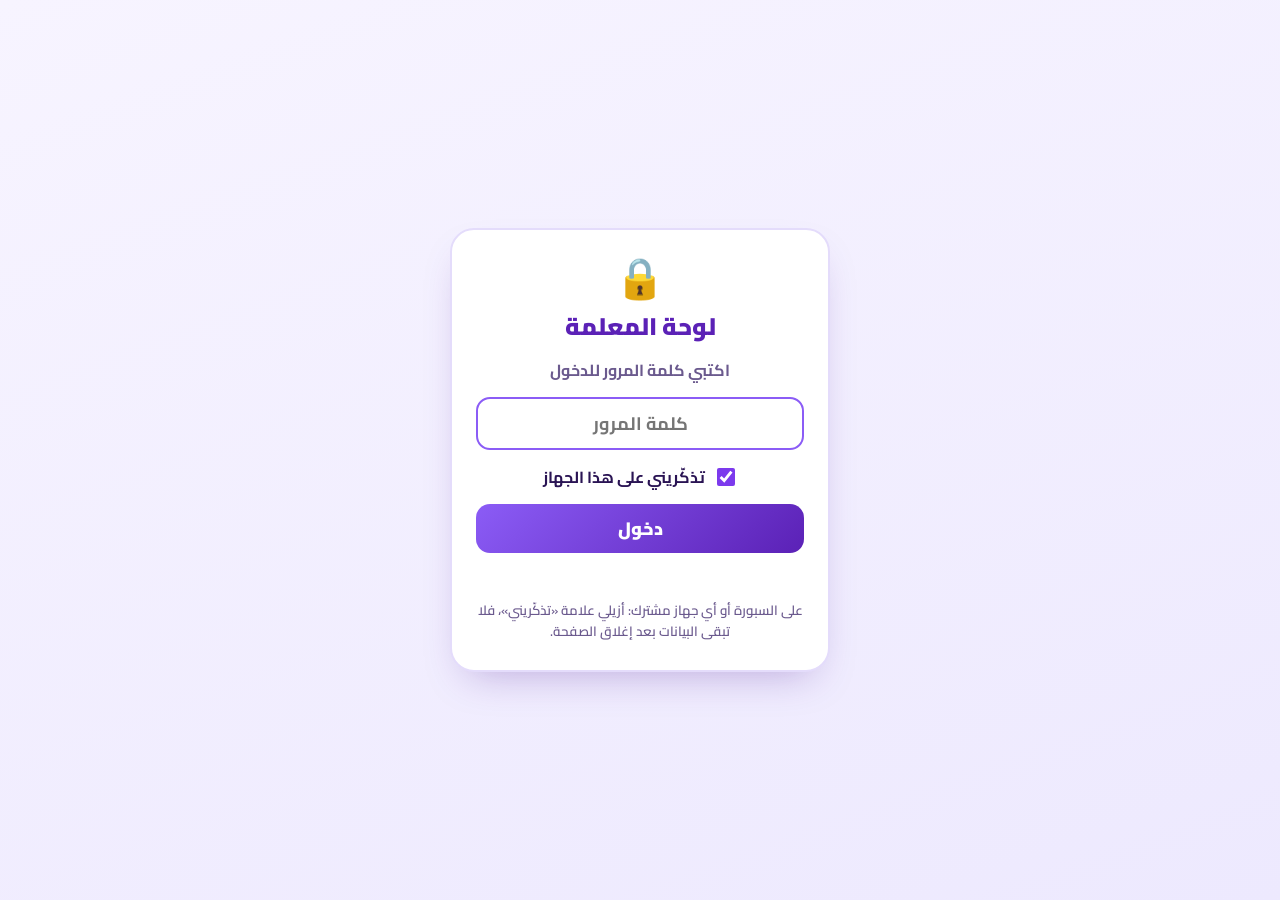
<file: lessons/lesson-04.html>
<!DOCTYPE html>
<html lang="ar" dir="rtl">
<head>
<meta charset="UTF-8">
<meta name="viewport" content="width=device-width, initial-scale=1.0">
<title>دورة حياة النظام | عرض تفاعلي</title>
<link rel="preconnect" href="https://fonts.googleapis.com">
<link rel="preconnect" href="https://fonts.gstatic.com" crossorigin>
<link href="https://fonts.googleapis.com/css2?family=Cairo:wght@400;600;700;800;900&display=swap" rel="stylesheet">
<link rel="stylesheet" href="../css/lesson-engine.css">
</head>
<body>
<script>
/* ==========================================================================
   ✏️ محتوى الدرس — الوحدة الثانية • الدرس الأول: دورة حياة النظام (الكتاب ص ٥٥–٦٨)
   عدّلي النصوص هنا فقط. أنواع الشرائح موضّحة في أعلى ملف js/lesson-engine.js
   ========================================================================== */
const LESSON = {
  subject : "تقنية رقمية ٣",
  unit    : "الوحدة الثانية",
  number  : "الدرس الأول",
  title   : "دورة حياة النظام"
};

const SLIDES = [

  { type:"prep", anim:"zoom", tag:"🌸 التحضير",
    greeting:"صباح الإبداع يا مطوّرات المستقبل!",
    sub:"وحدة جديدة… نتعلّم فيها كيف تُبنى الأنظمة والتطبيقات خطوة بخطوة 💻",
    rules:["👂 أُنصت باهتمام","✋ أرفع يدي للمشاركة","🤝 أحترم آراء زميلاتي","⏱️ ألتزم بالوقت"] },

  { type:"flip", anim:"slide", tag:"🔁 مراجعة وربط",
    title:"تذكّري من الوحدة الأولى…",
    note:"اسألي الطالبات أولًا ثم اقلبي البطاقة 👆",
    cards:[
      {icon:"💡", front:"المشروع",              back:"مهام + زمن محدد + ميزانية ← منتج أو خدمة", ex:"مثال: مسرحية المدرسة"},
      {icon:"🔄", front:"دورة حياة خطة المشروع", back:"البدء ← التخطيط ← التنفيذ ← المراقبة والتحكم ← الإنهاء", ex:"٥ مراحل"},
      {icon:"📊", front:"مخطط جانت",            back:"جدول زمني يعرض المهام كأشرطة", ex:"في تطبيق جانت بروجكت"},
      {icon:"◆",  front:"المَعلَم الرئيس",       back:"حدث رئيس ينقل المشروع إلى مرحلة أخرى", ex:"مثال: بروفات اللباس"} ],
    bridgeBtn:"🔗 اربطي بدرس اليوم",
    bridge:"خطّطنا لـ<b>مشروع</b> بمراحل… واليوم نتعرّف على المراحل التي يمرّ بها بناء <b>نظام تقني</b>: <b>دورة حياة النظام</b> 🔄" },

  { type:"predict", anim:"fade", tag:"🔮 التهيئة • ماذا تتوقعين؟",
    title:"تطبيق… لم يسأل مستخدميه!",
    icon:"📱",
    scenario:"صمّم فريق تطبيقًا عن <b>المعالم السياحية</b> لـ<b>كبار السن</b>، وبدأ البرمجة <b>دون أن يسألهم</b> عن احتياجاتهم…",
    question:"ماذا تتوقعين أن يحدث عند استخدامهم له؟ 🤔",
    answers:[ {icon:"🔍",text:"الخط صغير ولا يستطيع ضعاف البصر قراءته"},
              {icon:"🤲",text:"الأزرار صغيرة فيضغط من يعاني الرعاش زرًا خاطئًا"},
              {icon:"🌈",text:"الألوان الكثيرة تُجهد العين وتشتّت المستخدم"},
              {icon:"💸",text:"إعادة البناء من جديد تهدر الوقت والتكلفة"} ],
    revealBtn:"🔮 اكشفي توقّعًا",
    conclusion:"💡 الحل: <b>دورة حياة النظام</b> تبدأ بـ<b>التحليل</b> لنعرف المستخدمين واحتياجاتهم" },

  { type:"title", anim:"zoom",
    sub:"كيف يتحوّل النظام من فكرة… إلى منتج يعمل ويتطوّر 🔄",
    icons:["📝","🎨","💻","🧪","🚀","🔧"],
    note:"📝 سجّلي عنوان الدرس في دفترك" },

  { type:"list", anim:"slide", tag:"🎯 أهداف الدرس",
    title:"في نهاية الدرس ستكونين قادرة على:",
    items:[ {icon:"🔄",text:"ترتيب مراحل دورة حياة النظام"},
            {icon:"📱",text:"تطبيق المراحل على تطوير تطبيق هاتف ذكي"},
            {icon:"🧪",text:"التمييز بين طرق اختبار النظام"},
            {icon:"⚙️",text:"التمييز بين المتطلبات الوظيفية وغير الوظيفية"},
            {icon:"📋",text:"المقارنة بين طرق جمع متطلبات النظام"},
            {icon:"📚",text:"توضيح دور التوثيق والتقييم المستمرين"} ] },

  { type:"order", anim:"slide", tag:"🔄 رتّبي",
    title:"مراحل دورة حياة النظام",
    question:"دورة حياة النظام (System Life Cycle) إطار عمل لتنظيم إنتاج أي نظام. رتّبي مراحلها من ١ إلى ٦:",
    steps:[ {icon:"📝",label:"التحليل",desc:"تحديد المشكلة والمتطلبات"},
            {icon:"🎨",label:"التصميم",desc:"بناء هيكلية النظام وواجهاته"},
            {icon:"💻",label:"التطوير",desc:"تحويل المتطلبات إلى برمجة"},
            {icon:"🧪",label:"الاختبار",desc:"التأكد من عمل النظام"},
            {icon:"🚀",label:"التنفيذ",desc:"نشر النظام وتثبيته"},
            {icon:"🔧",label:"الصيانة",desc:"معالجة الأخطاء والتحسين"} ] },

  { type:"flip", anim:"zoom", tag:"📚 مرحلتان مستمرتان",
    title:"التوثيق والتقييم… في كل المراحل",
    note:"ليستا مرحلتين منفصلتين، بل مهمتان ثابتتان من البداية حتى الصيانة 👆",
    cols:2,
    cards:[
      {icon:"📚", front:"التوثيق Documentation", back:"وصف كل تفاصيل التصميم والتطوير والاختبار والتنفيذ وسجلات الصيانة؛ مرجع لكل من يريد فهم النظام", ex:"مثال: تعليقات داخل المقاطع البرمجية • دليل المستخدِم"},
      {icon:"⭐", front:"التقييم Evaluation", back:"تقييم كل مرحلة: كفاءة النظام، وسهولة الاستخدام، والملاءمة للمهام — يقوم به فريق التقنية والمستخدِمون والإدارة", ex:"مثال: تقييمات المستخدِمين في Google Play"} ],
    bridgeBtn:"🇸🇦 من المملكة",
    bridge:"أصدرت <b>هيئة الحكومة الرقمية</b> الدليل الاسترشادي لمنهجية دورة حياة تطوير البرمجيات (SDLC) لإرشاد الجهات الحكومية إلى أفضل الممارسات" },

  { type:"cards", anim:"slide", tag:"📱 دراسة حالة",
    title:"تطبيق المعالم السياحية لكبار السن",
    intro:"تطبيق يقدّم معلومات عن المعالم السياحية في المملكة لـ<b>كبار السن</b> ومن يعانون <b>مشكلات الرؤية</b> أو <b>ارتعاش الأيدي</b>. يتيح لهم:",
    cols:3,
    cards:[ {icon:"🔠",title:"حجم الخط",text:"ضبط حجم خط النص ليقرؤوا بسهولة"},
            {icon:"🔘",title:"حجم الأزرار",text:"تكبير الأزرار لتجنّب الضغط الخاطئ"},
            {icon:"⚫",title:"أبيض وأسود",text:"تغيير الألوان لتسهيل القراءة وعدم إجهاد العين"} ],
    footer:"🧭 سنتتبّع هذا التطبيق في كل مرحلة من مراحل دورة حياة النظام" },

  { type:"cards", anim:"slide", tag:"📝 ١. التحليل",
    title:"ماذا نراعي في مرحلة التحليل؟",
    intro:"أول خطوة لنجاح أي مشروع: تحديد المشكلة ومتطلبات حلها بأكبر قدر من الدقة، مع مراعاة:",
    cols:4,
    cards:[ {icon:"👥",title:"الموارد",text:"جميع الموارد البشرية والمادية"},
            {icon:"💰",title:"التكاليف",text:"التكاليف والميزانية"},
            {icon:"⏳",title:"الوقت",text:"الوقت المتاح لكل ما يتعلق بالمشروع"},
            {icon:"📋",title:"الوظائف",text:"جميع وظائف النظام بالتفصيل مع الصعوبات المحتملة"} ],
    footer:"🎙️ وتُجمع البيانات بالاستبانات والمقابلات والملاحظة لتحديد المستخدِمين واحتياجاتهم" },

  { type:"list", anim:"slide", tag:"🎨 ٢. التصميم",
    title:"مهام مرحلة التصميم",
    items:[ {icon:"🔀",text:"تحديد تدفق البيانات والمعلومات في النظام الجديد"},
            {icon:"🗃️",text:"تحديد البيانات الرئيسة وهياكل البيانات"},
            {icon:"🔒",text:"تحديد مكان تخزين البيانات وكيفيته لتكون آمنة"},
            {icon:"📑",text:"تصميم التقارير ومخرجات البيانات"},
            {icon:"📱",text:"تصميم واجهة المستخدِم ووظائف عناصرها"},
            {icon:"🔗",text:"تصميم واجهة تبادل البيانات مع الأنظمة الأخرى"},
            {icon:"🧪",text:"تحديد طريقة اختبار النظام وبياناته لضمان الجودة"} ] },

  { type:"sort", anim:"fade", tag:"🧩 صنّفي",
    title:"تحليل أم تصميم؟",
    question:"في تطبيق المعالم السياحية… لأي مرحلة ينتمي كل قرار؟",
    cats:[ {id:"a",label:"التحليل",icon:"📝"}, {id:"b",label:"التصميم",icon:"🎨"} ],
    items:[ {icon:"👵",text:"تحديد المستخدِمين واحتياجاتهم",cat:"a"},
            {icon:"🎙️",text:"إجراء مقابلات مع كبار السن",cat:"a"},
            {icon:"🤖",text:"تصميم التطبيق لنظام أندرويد",cat:"b"},
            {icon:"🎨",text:"استخدام عدد محدود من الألوان",cat:"b"},
            {icon:"❓",text:"تحديد المشكلة التي تحتاج إلى حل",cat:"a"},
            {icon:"🗣️",text:"التفاعل مع التطبيق بالأوامر الصوتية",cat:"b"} ],
    doneMsg:"💡 التحليل: <b>ماذا</b> نحتاج ولمن؟ • التصميم: <b>كيف</b> سيُبنى النظام؟" },

  { type:"match", anim:"slide", tag:"🧪 التطوير والاختبار",
    title:"طرق اختبار النظام — مثال: نظام مصرفي إلكتروني",
    question:"اضغطي على نوع الاختبار، ثم على المثال المناسب له",
    pairs:[ {a:"🔢 اختبار صحة البيانات المُدخلة", b:"التحقق من أرقام الهواتف والحد الأعلى للمبالغ المحوّلة"},
            {a:"👆 اختبار الوظائف وقابلية الاستخدام", b:"لجنة من أصحاب المصلحة تجرّب التصفح وإجراء معاملة مالية"},
            {a:"🐞 اختبار أخطاء التصميم والتشغيل", b:"هل تتم خطوات المعاملة بشكل منطقي وتظهر رسائل الخطأ والتأكيد؟"},
            {a:"🔗 اختبار الاتصال مع الأنظمة الأخرى", b:"تكامل النظام مع قواعد بيانات العملاء وأنظمة الصراف الآلي"} ],
    explain:"💡 يجب اختبار النظام <b>أثناء</b> التطوير و<b>بعده</b>؛ ولهذا سيختبر تطبيقنا أشخاص يعانون مشكلات بصرية أو الرعاش وكبار السن" },

  { type:"mcq", anim:"fade", tag:"❓ اختاري الإجابة الصحيحة",
    title:"سؤال سريع",
    icon:"🛠️",
    question:"المرحلة التي تُستخدم فيها إحدى <b>لغات البرمجة</b> لإعداد النظام هي مرحلة:",
    options:[ {text:"التصميم"}, {text:"التقييم"}, {text:"التطوير"}, {text:"التوثيق"} ],
    correct:2,
    explain:"💻 في التطوير يحوّل المبرمجون المتطلبات والمواصفات إلى مقاطع برمجية — وسنستخدم لتطبيقنا <b>مطوّر التطبيقات MIT App Inventor</b>" },

  { type:"cards", anim:"slide", tag:"🚀 ٤. التنفيذ",
    title:"ماذا يحدث في مرحلة التنفيذ؟",
    intro:"بعد موافقة المستخدِم على النظام الذي طُوّر واختُبر:",
    cols:4,
    cards:[ {icon:"🖥️",title:"النشر والتثبيت",text:"نشر النظام وتثبيته في الموقع المستهدف ليكون جاهزًا للعمل"},
            {icon:"👩‍🏫",title:"تدريب المستخدِمين",text:"تدريب المستخدِمين النهائيين على استخدام النظام"},
            {icon:"🗄️",title:"نقل البيانات",text:"نقل البيانات أحيانًا من النظام الحالي إلى الجديد"},
            {icon:"🔁",title:"الإحلال التدريجي",text:"إدخال النظام الجديد تدريجيًا واستبدال القديم في الوقت المناسب"} ],
    footer:"📱 في تطبيقنا: تثبيته في بيئة الإنتاج وإتاحته في متجر <b>جوجل بلاي Google Play</b> • وقد يستغرق التنفيذ وقتًا طويلًا حسب تعقيد النظام" },

  { type:"match", anim:"slide", tag:"🔗 صلي",
    title:"كل مرحلة… وما يناسبها",
    question:"صِلي كل مرحلة بالعملية التي تتم فيها (تدريب ٤ ص ٦٧)",
    pairs:[ {a:"📝 التحليل", b:"تحديد المشكلة التي تحتاج إلى حل"},
            {a:"🎨 التصميم", b:"تحديد البيانات التي يعالجها النظام وآلية تدفقها بين أجزائه"},
            {a:"💻 التطوير والاختبار", b:"تحويل المتطلبات والمواصفات إلى مقاطع برمجية وتجربتها"},
            {a:"🚀 التنفيذ", b:"نشر النظام وتنصيبه في الموقع المستهدف ليكون جاهزًا للعمل"},
            {a:"🔧 الصيانة", b:"تحسين وظائف النظام بناءً على التغذية الراجعة من المستخدِمين"},
            {a:"📚 التوثيق", b:"وصف تفصيلي مكتوب ومنظّم لجميع عمليات تصميم النظام"},
            {a:"⭐ التقييم", b:"يقوم به فريق التقنية والمستخدِمون والإدارة أيضًا"} ] },

  { type:"mcq", anim:"fade", tag:"❓ اختاري الإجابة الصحيحة",
    title:"تطبيقنا في مرحلة الصيانة",
    icon:"🔧",
    question:"يتمّ في مرحلة <b>الصيانة</b> الخاصة بتطبيق الهاتف الذكي:",
    options:[ {text:"إنشاء التطبيق باستخدام مطوّر التطبيقات"}, {text:"تحديد احتياجات المستخدِمين"},
              {text:"استقبال التغذية الراجعة من المستخدِمين"}, {text:"تصميم التطبيق للعمل على نظام أندرويد"} ],
    correct:2,
    explain:"🔧 يحتاج التطبيق إلى تحديثات متكررة بناءً على تعليقات المستخدِمين لإثراء وظائفه وخدماته" },

  { type:"mcq", anim:"fade", tag:"❓ تدريب ٣",
    title:"اختاري الإجابة الصحيحة",
    icon:"📝",
    question:"المرحلة التي تُستخدم فيها <b>أدوات جمع البيانات</b> هي مرحلة:",
    options:[ {text:"التحليل"}, {text:"التصميم"}, {text:"التنفيذ"}, {text:"الصيانة"} ],
    correct:0,
    explain:"📝 في التحليل نستخدم الاستبانات والمقابلات والملاحظة وفحص التوثيقات" },

  { type:"mcq", anim:"fade", tag:"❓ تدريب ٣",
    title:"اختاري الإجابة الصحيحة",
    icon:"📚",
    question:"المرحلة التي يتم فيها <b>إعداد دليل المستخدِم</b> للنظام هي مرحلة:",
    options:[ {text:"التحليل"}, {text:"التوثيق"}, {text:"التقييم"}, {text:"الاختبار"} ],
    correct:1,
    explain:"📚 إعداد دليل المستخدِم من إجراءات التوثيق، وهي مرحلة مستمرة" },

  { type:"sort", anim:"fade", tag:"⚙️ المتطلبات",
    title:"وظيفي أم غير وظيفي؟",
    question:"<b>الوظيفية:</b> ما يجب أن يفعله النظام • <b>غير الوظيفية:</b> خصائص جودته ومعايير تشغيله",
    cats:[ {id:"a",label:"وظيفي",icon:"⚙️"}, {id:"b",label:"غير وظيفي",icon:"⭐"} ],
    items:[ {icon:"🔘",text:"الأزرار ووظائفها",cat:"a"},
            {icon:"🔎",text:"إمكانية البحث في محتويات النظام",cat:"a"},
            {icon:"🔔",text:"الرسائل والتنبيهات التي يظهرها النظام",cat:"a"},
            {icon:"🔋",text:"استرجاع البيانات غير المحفوظة عند انقطاع الطاقة",cat:"b"},
            {icon:"👥",text:"العمل بفاعلية مع ١٠٬٠٠٠ مستخدِم في آنٍ واحد",cat:"b"},
            {icon:"🛡️",text:"سهولة صيانة النظام وأمانه",cat:"b"} ],
    doneMsg:"💡 الموثوقية وزمن الاستجابة وسهولة الاستخدام… كلها خصائص <b>جودة</b> = متطلبات غير وظيفية" },

  { type:"cards", anim:"slide", tag:"📋 جمع المتطلبات",
    title:"أربع طرق لجمع البيانات",
    intro:"نعرف ما يريده أصحاب المصلحة من النظام عبر… اضغطي على كل طريقة:",
    cols:4,
    cards:[ {icon:"📝",title:"الاستبانات",text:"إجابات دون تحديد الهوية فتكون أكثر مصداقية، ووقت أقل، وتحليل تلقائي"},
            {icon:"🎙️",title:"المقابلات",text:"تفسير فوري للأسئلة وتعديلها حسب الشخص، لكنها مكلفة وتستغرق وقتًا"},
            {icon:"👀",title:"الملاحظة",text:"تفاصيل دقيقة يصعب الحصول عليها بغيرها، لكن قد يتصرّف الشخص بغير طبيعته"},
            {icon:"🗂️",title:"فحص توثيقات النظام",text:"تقارير ونماذج وفواتير تعطي صورة واضحة عن المدخلات والمخرجات وتوفّر الوقت"} ],
    footer:"💡 تُستخدم عادة أكثر من طريقة للحصول على مخرجات دقيقة وواقعية" },

  { type:"table", anim:"fade", tag:"⚖️ قارني",
    title:"مقارنة طرق جمع متطلبات النظام",
    cols:["الطريقة","الوقت المستغرق","التكلفة والجهد","دقة البيانات وواقعيتها"],
    rows:[ {k:"📝 الاستبانات", v:["أقل من بقية الطرق عادة","تكلفة وجهد محدودان","تعتمد على وضوح الأسئلة وجدية المستجيب"]},
           {k:"🎙️ المقابلات", v:["يزيد بزيادة الفئة المستهدفة","مكلفة ويزيد الجهد بزيادة الأشخاص","دقيقة وتعكس الواقع حسب مهنية الأطراف"]},
           {k:"👀 الملاحظة", v:["أكبر من الاستبانات وأقل من المقابلات","تكلفة محدودة وجهد أكبر من المحلل","تفاصيل دقيقة تعتمد على مصداقية من يُلاحَظ"]},
           {k:"🗂️ فحص التوثيقات", v:["توفّر الوقت حسب توفّر المستندات","تكلفة محدودة وجهد كبير من المحلل","الأكثر واقعية إن كانت الوثائق دقيقة"]} ] },

  { type:"tps", anim:"fade", tag:"👭 فكّري – زاوجي – شاركي",
    title:"أنتِ محللة النظم",
    question:"أيّ طريقة (أو طرق) تختارين لجمع متطلبات <b>تطبيق المعالم السياحية لكبار السن</b>؟ ولماذا؟",
    phases:[ {icon:"🤔",label:"فكّري بمفردك",sec:60},
             {icon:"👭",label:"زاوجي زميلتك",sec:90},
             {icon:"📢",label:"شاركي الصف",sec:120} ],
    answerBtn:"💡 إجابة مقترحة",
    answer:[ {title:"🎙️ المقابلات والاستبانات", points:["مع أشخاص يعانون مشكلات بصرية أو الرعاش وكبار السن","للوقوف على الخدمات التي تدعم احتياجاتهم","المقابلة تتيح تفسير السؤال فورًا لكبير السن"]},
             {title:"👀 الملاحظة", points:["مراقبة طريقة استخدامهم لهاتف حقيقي","تكشف تفاصيل لا يذكرونها في الاستبانة","تفيد في تحديد حجم الأزرار والخط المناسب"]} ] },

  { type:"tf", anim:"slide", tag:"✔️✖️ صح أم خطأ",
    title:"صح أم خطأ؟ (تدريب ١)",
    items:[ {text:"تنحصر عملية تطوير البرمجيات في مرحلة الصيانة.", answer:false, fix:"تمرّ بجميع مراحل دورة حياة النظام"},
            {text:"من إجراءات التوثيق كتابة تعليقات وصفية للمقاطع البرمجية.", answer:true},
            {text:"أثناء إنشاء البرنامج تشمل مرحلة التطوير إنشاء نظام المعلومات وتطويره واختباره.", answer:true},
            {text:"يمكنك طرح الأسئلة على جميع الأشخاص المعنيين بالنظام لجمع المتطلبات في مرحلة التحليل.", answer:true},
            {text:"يكتب محلل النظم المقطع البرمجي للبرنامج أثناء عملية التطوير.", answer:false, fix:"يكتبه المبرمجون؛ ويشارك محلل النظم في بناء هيكلية النظام وتصميمه"} ] },

  { type:"groups", anim:"slide", tag:"🤝 التعلم التعاوني",
    title:"فريق تطوير الأنظمة 💻",
    scenario:"لكل مجموعة مهمة من «لنطبق معًا» (ص ٦٥–٦٨):",
    minutes:6,
    groups:[ {icon:"🛒",name:"المتجر الإلكتروني",color:"#6C3FD1",task:"عرّفن دورة حياة النظام لإنشاء متجر إلكتروني بسرد مراحلها (تدريب ٢)"},
             {icon:"👩‍💻",name:"دور المستخدِم",color:"#14B8A6",task:"وضّحن دور المستخدِم في كل مرحلة من مراحل دورة حياة النظام (تدريب ٥)"},
             {icon:"🌐",name:"موقع إنترنت",color:"#F59E0B",task:"ما إجراءات مراحل التطوير والاختبار والتنفيذ لموقع على الإنترنت؟ عللن (تدريب ٦)"},
             {icon:"🥪",name:"تطبيق المقصف",color:"#EC4899",task:"اكتبن ٣ متطلبات وظيفية و٣ غير وظيفية لتطبيق طلبات مقصف المدرسة"} ],
    teamwork:["💡 يعزز الإبداع","🧩 يمزج نقاط القوة","🤝 يبني الثقة","💜 يعزز الانتماء"] },

  { type:"review", anim:"zoom", tag:"🧭 مراجعة",
    title:"خريطة الدرس — اضغطي على كل فرع",
    center:"دورة حياة النظام",
    branches:[ {icon:"🔄",label:"المراحل",points:"التحليل ← التصميم ← التطوير ← الاختبار ← التنفيذ ← الصيانة"},
               {icon:"📚",label:"المستمرتان",points:"التوثيق والتقييم في جميع المراحل"},
               {icon:"🧪",label:"الاختبار",points:"صحة البيانات • الوظائف وقابلية الاستخدام • أخطاء التصميم • الاتصال بالأنظمة"},
               {icon:"⚙️",label:"المتطلبات",points:"وظيفية: ماذا يفعل النظام • غير وظيفية: جودته ومعايير تشغيله"},
               {icon:"📋",label:"جمع المتطلبات",points:"الاستبانات • المقابلات • الملاحظة • فحص التوثيقات"},
               {icon:"📱",label:"تطبيقنا",points:"معالم سياحية لكبار السن: خط وأزرار قابلة للتكبير وألوان مريحة"} ] },

  { type:"exit", anim:"fade", tag:"⚡ التقييم الفوري",
    title:"كيف تقيّمين فهمك اليوم؟",
    levels:[ {emoji:"🤩",label:"فهمت كل شيء"}, {emoji:"🙂",label:"فهمت أغلبه"}, {emoji:"🤔",label:"أحتاج توضيحًا"} ],
    ticket:{ title:"🎟️ بطاقة الخروج ٣-٢-١",
             items:["<b>٣</b> مراحل من دورة حياة النظام","<b>٢</b> متطلب وظيفي وآخر غير وظيفي","<b>١</b> طريقة لجمع المتطلبات وميزتها"] } },

  { type:"closing", anim:"zoom",
    emoji:"🏆",
    title:"أنتنّ محللات نظم! 🌟",
    message:"كل تطبيق ناجح يبدأ بسؤال: ماذا يحتاج المستخدِم؟ 💜",
    homework:"📚 الواجب: تدريب ٥ وتدريب ٦ (ص ٦٨)",
    clapHint:"اضغطي 👏 أو حرف (ت) لنصفّق لأنفسنا!" }
];
</script>
<script src="../js/lesson-engine.js"></script>
<!-- منصة الكتاب: لوحة المعلمة (العودة للفهرس، حالة الشرح، الدرس السابق/التالي، اختيار طالبة) -->
<link rel="stylesheet" href="../css/shared.css">
<script src="../js/cloud-config.js"></script>
<script src="../js/cloud-sync.js"></script>
<script src="../js/lesson-data.js"></script>
<script src="../js/progress-manager.js"></script>
<script src="../js/classroom-manager.js"></script>
<script src="../js/shared.js" data-lesson="lesson-04"></script>
<script src="../js/lesson-toolkit.js"></script>
</body>
</html>
</file>
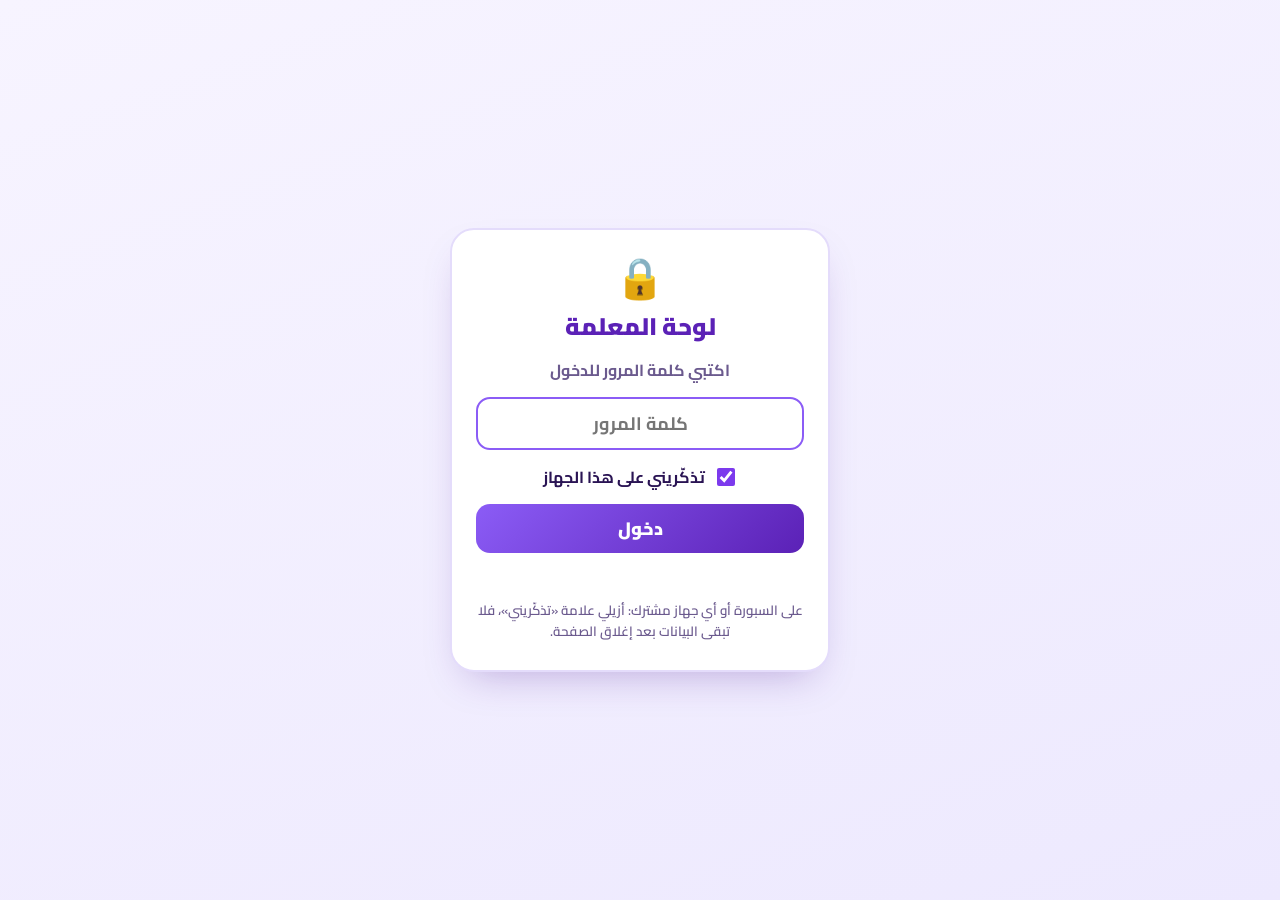
<file: lessons/lesson-05.html>
<!DOCTYPE html>
<html lang="ar" dir="rtl">
<head>
<meta charset="UTF-8">
<meta name="viewport" content="width=device-width, initial-scale=1.0">
<title>إنشاء المُخطّط | عرض تفاعلي</title>
<link rel="preconnect" href="https://fonts.googleapis.com">
<link rel="preconnect" href="https://fonts.gstatic.com" crossorigin>
<link href="https://fonts.googleapis.com/css2?family=Cairo:wght@400;600;700;800;900&display=swap" rel="stylesheet">
<link rel="stylesheet" href="../css/lesson-engine.css">
</head>
<body>
<script>
/* ==========================================================================
   ✏️ محتوى الدرس — الوحدة الثانية • الدرس الثاني: إنشاء المُخطّط (الكتاب ص ٦٩–٨٩)
   ========================================================================== */
const LESSON = {
  subject : "تقنية رقمية ٣",
  unit    : "الوحدة الثانية",
  number  : "الدرس الثاني",
  title   : "إنشاء المُخطّط"
};

const SHAPE = s => `<span class="fs fs-${s}" style="vertical-align:middle"></span>`;

const SLIDES = [

  { type:"prep", anim:"zoom", tag:"🌸 التحضير",
    greeting:"صباح الإبداع يا مصمّمات!",
    sub:"اليوم نحوّل الخطوات المعقّدة… إلى رسم يفهمه الجميع ✏️",
    rules:["👂 أُنصت باهتمام","✋ أرفع يدي للمشاركة","🤝 أتعاون مع مجموعتي","💻 أطبّق بنفسي"] },

  { type:"flip", anim:"slide", tag:"🔁 مراجعة الدرس السابق",
    title:"تذكّري… دورة حياة النظام",
    note:"اسألي الطالبات أولًا ثم اقلبي البطاقة 👆",
    cards:[
      {icon:"🔄", front:"مراحل دورة الحياة",  back:"التحليل ← التصميم ← التطوير ← الاختبار ← التنفيذ ← الصيانة", ex:"والتوثيق والتقييم مستمران"},
      {icon:"📝", front:"مرحلة التحليل",      back:"تحديد المشكلة والمستخدِمين واحتياجاتهم ومتطلباتهم", ex:"أول خطوة لنجاح أي مشروع"},
      {icon:"⚙️", front:"المتطلب الوظيفي",   back:"ما يجب أن يفعله النظام", ex:"مثال: الأزرار ووظائفها"},
      {icon:"📋", front:"جمع المتطلبات",     back:"الاستبانات • المقابلات • الملاحظة • فحص التوثيقات", ex:"غالبًا نستخدم أكثر من طريقة"} ],
    bridgeBtn:"🔗 اربطي بدرس اليوم",
    bridge:"في مرحلة التحليل نحتاج أداة تعرض الخطوات <b>بصريًا</b> وتكشف نقاط الضعف… إنها <b>المُخطّطات</b> ✏️" },

  { type:"predict", anim:"fade", tag:"🔮 التهيئة • ماذا تتوقعين؟",
    title:"عشرة أسطر… أم رسم واحد؟",
    icon:"📄",
    scenario:"شرحت مديرة الصيانة خطوات <b>تحديث تطبيق</b> في <b>صفحة نصية طويلة</b>: إن كانت المشكلة تقنية أصلحي… ثم اختبري… وإن لم تُحل اكتبي تقريرًا… وإن كانت المشكلة في التصميم…",
    question:"ماذا تتوقعين أن يحدث عندما يقرؤها فريق جديد؟ 🤔",
    answers:[ {icon:"😵",text:"يضيع الفريق بين الشروط والاحتمالات"},
              {icon:"🔁",text:"تتكرر خطوات أو تُنسى خطوات أخرى"},
              {icon:"🕳️",text:"يصعب اكتشاف أوجه القصور ونقاط الضعف"},
              {icon:"⏳",text:"يستغرق الفهم وقتًا طويلًا"} ],
    revealBtn:"🔮 اكشفي توقّعًا",
    conclusion:"💡 الحل: <b>المُخطّط</b> يبسّط العمليات المعقّدة إلى خطوات مرئية يسهل فهمها، ويكشف أوجه القصور" },

  { type:"title", anim:"zoom",
    sub:"من الفكرة… إلى مُخطّط سير عمل باستخدام دياجرام draw.io ✏️",
    icons:["◇","▭","⬭","🗎","➡️","✏️"],
    note:"📝 سجّلي عنوان الدرس في دفترك" },

  { type:"list", anim:"slide", tag:"🎯 أهداف الدرس",
    title:"في نهاية الدرس ستكونين قادرة على:",
    items:[ {icon:"✏️",text:"تعريف المُخطّط وأهميته في مرحلة التحليل"},
            {icon:"🗂️",text:"التمييز بين أربعة أنواع من المُخطّطات"},
            {icon:"◇",text:"تحديد الأشكال الأساسية لمُخطّط سير العمل"},
            {icon:"🧩",text:"بناء مُخطّط سير عمل بالأشكال المناسبة"},
            {icon:"🖥️",text:"إنشاء مُخطّط وتنسيقه في تطبيق دياجرام draw.io"},
            {icon:"📤",text:"حفظ المُخطّط وتصديره بصيغة PDF"} ] },

  { type:"equation", anim:"slide", tag:"🔎 لاحظ واكتشف",
    title:"ما المُخطّط؟",
    hint:"اضغطي على كل صندوق لتكتشفي مكوّنات المُخطّط",
    parts:[ {icon:"🔷",label:"أشكال"}, {icon:"➡️",label:"أسهم"}, {icon:"📊",label:"معلومات"} ],
    result:{icon:"👁️",label:"تمثيل مرئي"},
    defBtn:"📖 أظهري التعريف",
    definition:"<b>المُخطّط (Diagram):</b> تمثيل مرئي للمعلومات باستخدام الأشكال والأسهم لعرض الترتيبات والعلاقات المختلفة بينها. من استخداماته: الهيكل التنظيمي لمؤسسة، والخطوات المتتابعة، وشبكات الحاسب." },

  { type:"cards", anim:"slide", tag:"🗂️ أنواع المُخطّطات",
    title:"أربعة مُخطّطات تستخدمها في دورة حياة النظام",
    intro:"توقّعي استخدام كل مُخطّط من اسمه… ثم اضغطي للتأكد 🤔",
    cols:4,
    cards:[ {icon:"🔀",title:"مُخطّط سير العمل",text:"Workflow: رموز متصلة بأسهم تُظهر تدفق المهام في كل مرحلة"},
            {icon:"🧍",title:"مُخطّط حالة الاستخدام",text:"Use Case: الطرق التي يتفاعل بها المستخدِم مع النظام؛ مفيد لتمثيل المتطلبات في التحليل"},
            {icon:"🌳",title:"مُخطّط الشجرة",text:"Tree: تسلسل هرمي كالهيكل التنظيمي؛ الجذر في الأعلى والعُقد في الأسفل"},
            {icon:"📐",title:"المُخطّط الهيكلي",text:"Wireframe: تمثيل مرئي لإطار موقع أو تطبيق يركّز على بنية المحتوى ووظائف العناصر"} ],
    footer:"💡 يمكنك استخدام أداة فري بلين (Freeplane) لإنشاء خرائط ذهنية وأنواع مختلفة من المُخطّطات" },

  { type:"match", anim:"slide", tag:"🔗 طابقي",
    title:"أيّ مُخطّط نستخدم؟",
    question:"اضغطي على الموقف، ثم على المُخطّط المناسب له (تدريب ١)",
    pairs:[ {a:"🏫 عرض الهيكل التنظيمي لإدارة المدرسة", b:"🌳 مُخطّط الشجرة"},
            {a:"📱 رسم مبدئي لشاشة تطبيق يركّز على مكان العناصر", b:"📐 المُخطّط الهيكلي"},
            {a:"🔁 خطوات صيانة تطبيق والقرارات بينها", b:"🔀 مُخطّط سير العمل"},
            {a:"🧍 كيف تتفاعل الطالبة مع نظام مكتبة إلكترونية", b:"🧍 مُخطّط حالة الاستخدام"} ] },

  { type:"table", anim:"fade", tag:"◇ الأشكال الأساسية",
    title:"رموز مُخطّط سير العمل",
    intro:"اكشفي الرموز واحدًا تلو الآخر… ماذا يمثّل كل شكل؟",
    cols:["الرمز","الاسم","الوصف"],
    rows:[ {k:SHAPE("start"),    v:["البداية أو النهاية","نقطة بداية أو نهاية سير العمل"]},
           {k:SHAPE("process"),  v:["العملية","عملية أو وظيفة"]},
           {k:SHAPE("decision"), v:["القرار","قرار يلزم اتخاذه ويؤدي إلى عملية أو قرار آخر"]},
           {k:SHAPE("document"), v:["المستنَد","مستند ناتج عن عملية، مثل تقارير الخطأ"]},
           {k:SHAPE("io"),       v:["الإدخال أو الإخراج","عملية إدخال أو عملية إخراج"]},
           {k:"<b style='font-size:34px'>➡</b>", v:["اتجاه التدفق","العلاقة بين العمليات واتجاه تدفقها"]} ] },

  { type:"flow", anim:"zoom", tag:"🧩 ابني المُخطّط",
    title:"مُخطّط سير عمل صيانة التطبيق",
    question:"هذا مُخطّط صيانة تطبيق المعالم السياحية (الكتاب ص ٨٤). اختاري الشكل المناسب لكل خطوة:",
    diagramTitle:"🔧 سير عمل صيانة التطبيق",
    steps:[ {text:"طلب الحصول على تحديثات للتطبيق", shape:"start", hint:"هذه نقطة البداية…"},
            {text:"هل المشكلة تقنية؟", shape:"decision", hint:"السؤال الذي جوابه نعم أو لا = قرار"},
            {text:"أصلح مشكلات الخلل البرمجي", shape:"process", via:"نعم", hint:"عمل نقوم به = عملية"},
            {text:"اختبر التغييرات", shape:"process"},
            {text:"هل تم حل المشكلات؟", shape:"decision"},
            {text:"تقرير الخطأ", shape:"document", via:"لا", branch:true, hint:"تقرير = مستند ناتج عن العملية"},
            {text:"اختبر نسخة التطبيق التجريبية", shape:"process", via:"نعم"},
            {text:"أطلق نسخة التطبيق الجديدة", shape:"process"},
            {text:"النهاية", shape:"start", hint:"نهاية سير العمل لها شكل البداية نفسه"} ],
    doneMsg:"أحسنتِ! 👏 في draw.io نصل الأشكال بـ<b>موصّل الاتجاه</b>" },

  { type:"order", anim:"slide", tag:"🖥️ دياجرام draw.io",
    title:"خطوات إنشاء مُخطّط في draw.io",
    question:"رتّبي خطوات العمل في تطبيق دياجرام draw.io لسطح المكتب:",
    steps:[ {icon:"🆕",label:"رسم جديد",desc:"Create a New diagram ثم Blank diagram ثم Create"},
            {icon:"▭",label:"إضافة شكل",desc:"من لوحة الأشكال: Rounded Rectangle"},
            {icon:"🎨",label:"التنسيق",desc:"Style: اللون، والخط Tahoma بحجم 24 وغامق"},
            {icon:"➡️",label:"الربط",desc:"موصّل الاتجاه Directional Connector"},
            {icon:"📤",label:"الحفظ والتصدير",desc:"Export As ثم PDF ثم Export"} ] },

  { type:"cards", anim:"slide", tag:"🖥️ واجهة draw.io",
    title:"أجزاء واجهة تطبيق دياجرام",
    intro:"واجهة مستخدِم رسومية (GUI) لرسم النماذج الأولية للمُخطّطات بالأدوات المدمجة:",
    cols:5,
    cards:[ {icon:"🧾",title:"لوحة الرسم",text:"المساحة التي نرسم فيها المُخطّط"},
            {icon:"🔷",title:"لوحة الأشكال",text:"Shapes: المستطيل والمعيّن والنص… نسحبها إلى لوحة الرسم"},
            {icon:"🎨",title:"محرّر الخط والنمط",text:"Style: اللون والخط وحجمه والغامق"},
            {icon:"🔍",title:"التكبير والتصغير",text:"زرّان لضبط حجم عرض المُخطّط"},
            {icon:"📄",title:"نسخ الأشكال",text:"زر الفأرة الأيمن على الشكل ← نسخ؛ ومؤشرات الشكل لتغيير حجمه"} ] },

  { type:"cards", anim:"slide", tag:"🖥️ تعرّفي على الأداة",
    title:"معلومات مهمة عن draw.io",
    cols:3,
    cards:[ {icon:"🆓",title:"مجاني ومفتوح المصدر",text:"واجهة مستخدِم رسومية (GUI) تتيح رسم كل أنواع المُخطّطات تقريبًا"},
            {icon:"🌐",title:"عبر الإنترنت أو بدونه",text:"دياجرام دوت نت Diagrams.net عبر الإنترنت، أو تنزيل draw.io لسطح المكتب"},
            {icon:"🗃️",title:"صيغة XML",text:"يحفظ المُخطّطات افتراضيًا ملفًا بصيغة XML"},
            {icon:"💾",title:"احفظي بانتظام",text:"اضغطي إشعار «Unsaved changes. Click here to save» ليُحفظ الملف"},
            {icon:"✏️",title:"النصوص",text:"مربّع النص Textbox لشرح المخرجات، وكلمتا «نعم» و«لا» بجانب المعيّن"},
            {icon:"📤",title:"التصدير",text:"PNG أو PDF أو صفحة إلكترونية؛ مع خيار تضمين نسخة من المُخطّط"} ] },

  { type:"mcq", anim:"fade", tag:"❓ اختاري الإجابة الصحيحة",
    title:"سؤال سريع",
    icon:"➡️",
    question:"لربط شكلين في المُخطّط بسهم يوضح اتجاه التدفق نستخدم:",
    options:[ {text:"مربّع النص (Textbox)"}, {text:"موصّل الاتجاه (Directional Connector)"},
              {text:"المعيّن (Diamond)"}, {text:"لوحة الأشكال (Shapes)"} ],
    correct:1,
    explain:"➡️ الموصّلات توضح كيف ترتبط الأشكال، وهناك أنواع أخرى مثل السهم ثنائي الاتجاه والخط المنقّط" },

  { type:"tf", anim:"slide", tag:"✔️✖️ صح أم خطأ",
    title:"صح أم خطأ؟",
    items:[ {text:"التمثيل المرئي للمعلومات باستخدام المُخطّطات أكثر فعالية.", answer:true},
            {text:"يمثّل شكل المعيّن عملية أو وظيفة في مُخطّط سير العمل.", answer:false, fix:"المعيّن يمثّل القرار، والمستطيل يمثّل العملية"},
            {text:"تطبيق دياجرام draw.io برنامج مدفوع ومغلق المصدر.", answer:false, fix:"هو مجاني ومفتوح المصدر"},
            {text:"مُخطّط حالة الاستخدام مفيد لتمثيل متطلبات النظام أثناء مرحلة التحليل.", answer:true},
            {text:"يمكن تصدير المُخطّط بصيغة PNG أو PDF أو صفحة إلكترونية.", answer:true} ] },

  { type:"groups", anim:"slide", tag:"🤝 التعلم التعاوني",
    title:"استوديو المُخطّطات ✏️",
    scenario:"ارسمن المُخطّط على ورقة أولًا، ثم نفّذنه في دياجرام draw.io:",
    minutes:8,
    groups:[ {icon:"🌾",name:"الإنتاج الزراعي",color:"#6C3FD1",task:"مُخطّط سير عمل يعرض الإنتاج الزراعي في بلدك بالأشكال المناسبة (تدريب ٢)"},
             {icon:"📚",name:"مكتبة المدرسة",color:"#14B8A6",task:"مُخطّط سير عمل لاستعارة كتاب: هل الكتاب متاح؟ نعم/لا"},
             {icon:"🏫",name:"إدارة المدرسة",color:"#F59E0B",task:"مُخطّط شجرة للهيكل التنظيمي لمدرستكن"},
             {icon:"📱",name:"شاشة التطبيق",color:"#EC4899",task:"مُخطّط هيكلي للشاشة الرئيسة لتطبيق المعالم السياحية لكبار السن"} ],
    teamwork:["💡 يعزز الإبداع","🧩 يمزج نقاط القوة","🤝 يبني الثقة","💜 يعزز الانتماء"] },

  { type:"review", anim:"zoom", tag:"🧭 مراجعة",
    title:"خريطة الدرس — اضغطي على كل فرع",
    center:"إنشاء المُخطّط",
    branches:[ {icon:"✏️",label:"المُخطّط",points:"تمثيل مرئي بالأشكال والأسهم يبسّط العمليات ويكشف القصور"},
               {icon:"🗂️",label:"الأنواع",points:"سير العمل • حالة الاستخدام • الشجرة • الهيكلي"},
               {icon:"◇",label:"الأشكال",points:"البداية/النهاية • العملية • القرار • المستند • الإدخال/الإخراج • السهم"},
               {icon:"🖥️",label:"draw.io",points:"مجاني مفتوح المصدر • يحفظ XML • لوحة الأشكال ومحرّر النمط"},
               {icon:"➡️",label:"الموصّلات",points:"موصّل الاتجاه • ثنائي الاتجاه • الخط المنقّط"},
               {icon:"📤",label:"التصدير",points:"PNG • PDF • صفحة إلكترونية"} ] },

  { type:"exit", anim:"fade", tag:"⚡ التقييم الفوري",
    title:"كيف تقيّمين مهارتك في رسم المُخطّطات؟",
    levels:[ {emoji:"🤩",label:"أستطيع وحدي"}, {emoji:"🙂",label:"أحتاج قليلًا من المساعدة"}, {emoji:"🤔",label:"أحتاج تدريبًا أكثر"} ],
    ticket:{ title:"🎟️ بطاقة الخروج ٣-٢-١",
             items:["<b>٣</b> أشكال وما يمثّله كل منها","<b>٢</b> نوعان من المُخطّطات واستخدامهما","<b>١</b> خطوة لا أنساها في draw.io"] } },

  { type:"closing", anim:"zoom",
    emoji:"🏆",
    title:"رسمتنّ الفكرة… بوضوح! 🌟",
    message:"الصورة الواضحة تختصر صفحات من الشرح 💜",
    homework:"📚 الواجب: تدريب ٢ (ص ٨٨) وتدريب ٣ (ص ٨٩)",
    clapHint:"اضغطي 👏 أو حرف (ت) لنصفّق لأنفسنا!" }
];
</script>
<script src="../js/lesson-engine.js"></script>
<!-- منصة الكتاب: لوحة المعلمة -->
<link rel="stylesheet" href="../css/shared.css">
<script src="../js/cloud-config.js"></script>
<script src="../js/cloud-sync.js"></script>
<script src="../js/lesson-data.js"></script>
<script src="../js/progress-manager.js"></script>
<script src="../js/classroom-manager.js"></script>
<script src="../js/shared.js" data-lesson="lesson-05"></script>
<script src="../js/lesson-toolkit.js"></script>
</body>
</html>
</file>
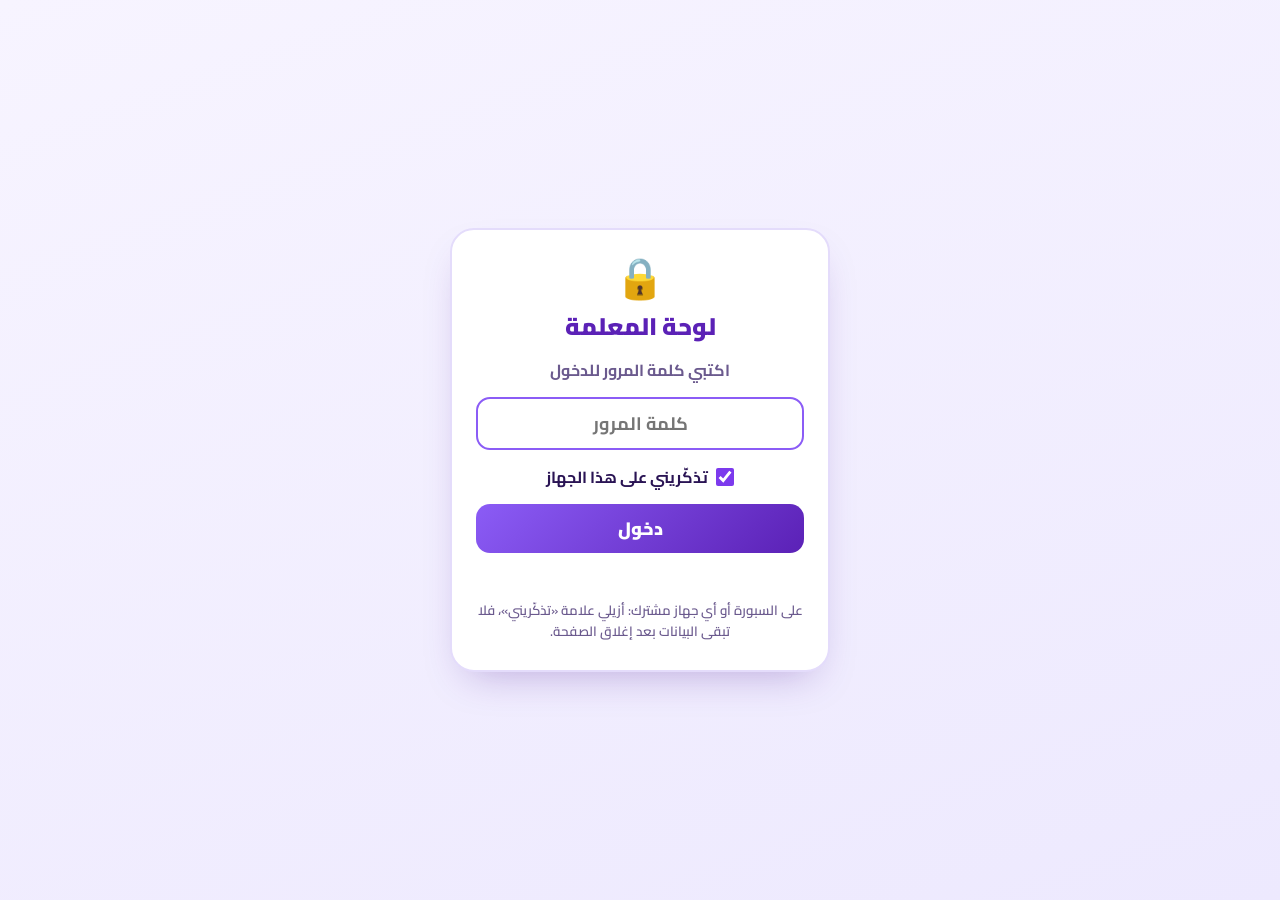
<file: lessons/lesson-06.html>
<!DOCTYPE html>
<html lang="ar" dir="rtl">
<head>
<meta charset="UTF-8">
<meta name="viewport" content="width=device-width, initial-scale=1.0">
<title>الأمن السيبراني | عرض تفاعلي</title>
<!-- خط عربي واضح (إذا لم يتوفر إنترنت سيُستخدم خط Tahoma تلقائيًا) -->
<link rel="preconnect" href="https://fonts.googleapis.com">
<link rel="preconnect" href="https://fonts.gstatic.com" crossorigin>
<link href="https://fonts.googleapis.com/css2?family=Cairo:wght@400;600;700;800;900&display=swap" rel="stylesheet">

<style>
/* =========================================================
   1) الألوان والهوية البصرية — يمكن تغيير الألوان من هنا
   ========================================================= */
:root{
  --p:#7C3AED; --p2:#8B5CF6; --pd:#5B21B6; --pdd:#2E1065;
  --ps:#EDE9FE; --pss:#F7F4FF; --line:#E4DCFB;
  --pink:#EC4899; --teal:#14B8A6; --amber:#F59E0B; --sky:#0EA5E9;
  --ok:#10B981; --okS:#E7FBF3; --bad:#F43F5E; --badS:#FFF0F3;
  --ink:#2A1454; --muted:#6B5A8E;
  --r:28px;
  --shadow:0 18px 40px -18px rgba(76,29,149,.35);
  --shadow-s:0 8px 20px -10px rgba(76,29,149,.35);
  --font:'Cairo','Segoe UI',Tahoma,Arial,sans-serif;
}
*{box-sizing:border-box;margin:0;padding:0}
html,body{width:100%;height:100%;overflow:hidden;font-family:var(--font);color:var(--ink);
  background:#1c1036;-webkit-user-select:none;user-select:none;-webkit-tap-highlight-color:transparent}
body.idle{cursor:none}
button{font-family:inherit;color:inherit;border:0;background:none;cursor:pointer;line-height:inherit}
input{font-family:inherit;-webkit-user-select:text;user-select:text}
::-webkit-scrollbar{display:none}

/* =========================================================
   2) مسرح العرض 16:9 (1920×1080) ويتم تكبيره/تصغيره ليملأ الشاشة
   ========================================================= */
#stage{position:absolute;left:50%;top:50%;width:1920px;height:1080px;overflow:hidden;
  transform-origin:center center;
  background:
    radial-gradient(1100px 700px at 105% -5%, #E9DDFF 0%, transparent 60%),
    radial-gradient(900px 600px at -5% 105%, #FDE3F1 0%, transparent 60%),
    #FBFAFF;}
#stage::before{content:"";position:absolute;inset:0;pointer-events:none;
  background-image:radial-gradient(rgba(124,58,237,.13) 2px,transparent 2.5px);background-size:46px 46px;
  -webkit-mask-image:linear-gradient(120deg,#000 0%,transparent 45%,transparent 60%,#000 100%);
          mask-image:linear-gradient(120deg,#000 0%,transparent 45%,transparent 60%,#000 100%);}
.pgnum{position:absolute;left:44px;bottom:30px;font-size:22px;font-weight:700;color:#B7A8DA;z-index:5;direction:ltr}
.brand{position:absolute;right:44px;bottom:30px;font-size:22px;font-weight:700;color:#B7A8DA;z-index:5}

/* ---------- الشرائح وتأثيرات الانتقال ---------- */
.slide{position:absolute;inset:0;visibility:hidden;opacity:0;pointer-events:none}
.slide.active{visibility:visible;opacity:1;pointer-events:auto;z-index:3}
.slide.leaving{visibility:visible;z-index:2;animation:slideOut .45s ease forwards}
.slide.in-fade{animation:inFade .7s ease backwards}
.slide.in-zoom{animation:inZoom .75s cubic-bezier(.2,.8,.2,1) backwards}
.slide.in-slide-next{animation:inSlideN .7s cubic-bezier(.2,.8,.2,1) backwards}
.slide.in-slide-prev{animation:inSlideP .7s cubic-bezier(.2,.8,.2,1) backwards}
@keyframes slideOut{to{opacity:0;transform:scale(.98)}}
@keyframes inFade{from{opacity:0}}
@keyframes inZoom{from{opacity:0;transform:scale(.92)}}
@keyframes inSlideN{from{opacity:0;transform:translateX(-90px)}}
@keyframes inSlideP{from{opacity:0;transform:translateX(90px)}}
/* ظهور العناصر بالتتابع */
.slide.active .rv{animation:rise .7s cubic-bezier(.2,.8,.2,1) backwards;animation-delay:calc(var(--i,0) * 110ms + 180ms)}
@keyframes rise{from{opacity:0;transform:translateY(34px)}}

.slide-inner{position:absolute;inset:64px 110px 110px;display:flex;flex-direction:column;gap:22px}
.content{flex:1;display:flex;flex-direction:column;justify-content:center;gap:26px;min-height:0}
.tag{align-self:flex-start;background:#fff;border:2px solid var(--line);color:var(--pd);padding:6px 26px;
  border-radius:999px;font-size:26px;font-weight:800;box-shadow:var(--shadow-s)}
.title{font-size:66px;font-weight:900;color:var(--pdd);line-height:1.25}
.title::after{content:"";display:block;width:120px;height:8px;border-radius:9px;margin-top:10px;
  background:linear-gradient(90deg,var(--pink),var(--p2))}
.lead{font-size:36px;color:var(--muted);font-weight:700;line-height:1.5}
.lead.ok-text{color:var(--ok)}
.center-row{display:flex;justify-content:center;gap:20px}

/* ---------- أزرار عامة ---------- */
.btn{font-size:30px;font-weight:800;padding:14px 38px;border-radius:999px;transition:transform .2s,box-shadow .2s,background .2s,opacity .2s}
.btn.primary{background:linear-gradient(135deg,var(--p2),var(--pd));color:#fff;box-shadow:0 12px 26px -10px rgba(109,40,217,.7)}
.btn.ghost{background:#fff;color:var(--pd);border:3px solid var(--ps);box-shadow:var(--shadow-s)}
.btn.ok{background:var(--ok);color:#fff}
.btn.lg{font-size:38px;padding:18px 54px}
.btn:hover{transform:translateY(-3px)}
.btn:active{transform:scale(.95)}
.btn:disabled{opacity:.45;cursor:default;transform:none}
.shake{animation:shake .5s}
@keyframes shake{20%{transform:translateX(-14px)}40%{transform:translateX(12px)}60%{transform:translateX(-8px)}80%{transform:translateX(5px)}}
@keyframes pop{0%{transform:scale(.6);opacity:0}70%{transform:scale(1.08)}100%{transform:scale(1);opacity:1}}
@keyframes floaty{50%{transform:translateY(-18px) rotate(4deg)}}

/* ---------- بطاقة السؤال + الخيارات ---------- */
.q-card{background:#fff;border-radius:var(--r);padding:24px 36px;box-shadow:var(--shadow);display:flex;gap:22px;
  align-items:center;font-size:40px;font-weight:800;line-height:1.45;border-right:12px solid var(--p)}
.q-card.big{font-size:42px}
.q-ic{font-size:54px;flex:none}
.opts{display:grid;grid-template-columns:1fr 1fr;gap:22px}
.opt{position:relative;background:#fff;border:3px solid var(--line);border-radius:26px;padding:20px 28px;font-size:34px;font-weight:800;
  display:flex;align-items:center;gap:20px;text-align:right;box-shadow:var(--shadow-s);transition:transform .2s,border-color .2s,background .2s,opacity .3s}
.opt:hover{transform:translateY(-4px);border-color:var(--p2)}
.opt:active{transform:scale(.97)}
.opt-ic{font-size:42px;width:74px;height:74px;flex:none;border-radius:50%;background:var(--pss);display:flex;align-items:center;justify-content:center}
.opt.correct{background:var(--okS);border-color:var(--ok);color:#065F46}
.opt.correct::after{content:"✓";position:absolute;left:24px;font-size:44px;color:var(--ok);animation:pop .4s}
.opt.wrong{border-color:var(--bad);background:var(--badS);animation:shake .5s}
.opt.dim{opacity:.4;pointer-events:none}
.feedback{min-height:60px;font-size:40px;font-weight:900;text-align:center}
.feedback.ok{color:var(--ok)} .feedback.bad{color:var(--pink)}
.feedback.pop{animation:pop .45s}
.explain{background:#FFF8EA;border:3px dashed #FCD38A;border-radius:24px;padding:16px 28px;font-size:29px;font-weight:700;line-height:1.55;
  opacity:0;transform:translateY(14px);transition:.5s}
.explain.show{opacity:1;transform:none}

.mcq{flex:1;display:flex;gap:60px;align-items:center;min-height:0}
.mcq-main{flex:1;display:flex;flex-direction:column;gap:22px}
.scene{flex:none}

/* مشهد الجوال */
.phone{width:380px;height:680px;border:14px solid #22123F;border-radius:58px;background:linear-gradient(170deg,#3B1C7A,#1A0E33);
  position:relative;box-shadow:0 30px 60px -20px rgba(40,10,90,.6);padding:70px 22px 22px;animation:floaty 5s ease-in-out infinite}
.phone::before{content:"";position:absolute;top:14px;left:50%;transform:translateX(-50%);width:120px;height:26px;border-radius:20px;background:#22123F}
.sms-head{color:#D9CCFF;font-size:20px;font-weight:700;margin-bottom:14px;text-align:center}
.sms{background:#fff;border-radius:26px 26px 6px 26px;padding:20px;font-size:23px;line-height:1.6;font-weight:600;color:#222}
.sms .link{display:block;direction:ltr;text-align:left;color:#2563EB;text-decoration:underline;margin-top:8px;font-size:20px}
.sms-time{color:#9F8FD0;font-size:18px;margin-top:10px;text-align:left}
.scene-card{width:420px;height:520px;border-radius:40px;background:linear-gradient(160deg,var(--p2),var(--pd));color:#fff;
  display:flex;flex-direction:column;align-items:center;justify-content:center;gap:12px;text-align:center;padding:30px;box-shadow:var(--shadow)}
.scene-card .sc-big{font-size:150px;animation:floaty 4s ease-in-out infinite}
.scene-card .sc-t{font-size:36px;font-weight:900;line-height:1.4}
.scene-card .sc-s{font-size:24px;opacity:.8;direction:ltr}

/* ---------- الشريحة الترحيبية ---------- */
.hero{flex:1;display:grid;grid-template-columns:1.15fr .85fr;align-items:center;gap:40px}
.pill{display:inline-block;background:var(--ps);color:var(--pd);font-size:30px;font-weight:800;padding:8px 30px;border-radius:999px}
.hero-title{font-size:150px;font-weight:900;line-height:1.15;margin:18px 0 8px;
  background:linear-gradient(120deg,var(--pdd),var(--p) 55%,var(--pink));-webkit-background-clip:text;background-clip:text;color:transparent}
.hero-sub{font-size:44px;font-weight:700;color:var(--muted);line-height:1.5;margin-bottom:26px}
.hero-meta{display:flex;gap:16px;flex-wrap:wrap;margin-bottom:36px}
.hero-meta span{background:#fff;border:2px solid var(--line);border-radius:999px;padding:6px 24px;font-size:26px;font-weight:700;color:var(--muted)}
.hero-art{position:relative;width:600px;height:600px;justify-self:center}
.hero-art svg{width:100%;height:100%;animation:floaty 6s ease-in-out infinite}
.orbit{transform-origin:200px 200px;animation:spin 30s linear infinite}
.orbit.rev{animation-direction:reverse;animation-duration:22s}
@keyframes spin{to{transform:rotate(360deg)}}
.float{position:absolute;font-size:74px;animation:floaty 4.5s ease-in-out infinite}
.f1{top:4%;right:6%}.f2{bottom:10%;right:0;animation-delay:-1.5s}.f3{top:12%;left:2%;animation-delay:-3s}.f4{bottom:4%;left:12%;animation-delay:-2s}

/* ---------- الأهداف ---------- */
.goals{display:flex;flex-direction:column;gap:16px;width:1400px;align-self:center}
.goal{width:100%;display:flex;align-items:center;gap:24px;background:#fff;border:3px solid var(--line);border-radius:26px;
  padding:14px 28px;font-size:34px;font-weight:800;text-align:right;box-shadow:var(--shadow-s);transition:.25s}
.goal:hover{border-color:var(--p2);transform:translateX(-8px)}
.goal-n{width:62px;height:62px;border-radius:50%;background:var(--ps);color:var(--pd);display:flex;align-items:center;justify-content:center;flex:none}
.goal-ic{font-size:44px}
.goal-t{flex:1}
.goal-check{width:58px;height:58px;border-radius:50%;border:3px dashed var(--line);display:flex;align-items:center;justify-content:center;color:transparent;font-size:34px}
.goal.done{background:var(--okS);border-color:var(--ok)}
.goal.done .goal-check{background:var(--ok);border:0;color:#fff;animation:pop .4s}
.hint-sm{font-size:26px;color:#9C8BC4;font-weight:700;text-align:center}
/* قائمة طويلة (مثل جدول المهارات): بطاقات أصغر لتتسع الشاشة */
.goals:has(> :nth-child(8)){gap:10px}
.goals:has(> :nth-child(8)) .goal{padding:8px 24px;font-size:28px}
.goals:has(> :nth-child(8)) .goal-n,.goals:has(> :nth-child(8)) .goal-check{width:46px;height:46px}

/* ---------- العصف الذهني ---------- */
.bs{flex:1;display:flex;gap:36px;min-height:0}
.bs-side{width:560px;display:flex;flex-direction:column;gap:22px;justify-content:center}
.bs-prompt{background:#fff;border-radius:var(--r);padding:26px 30px;font-size:34px;font-weight:800;line-height:1.5;box-shadow:var(--shadow);border-right:10px solid var(--pink)}
.bs-input{display:flex;gap:12px}
.bs-input input{flex:1;min-width:0;font-size:30px;padding:12px 24px;border-radius:999px;border:3px solid var(--line);outline:none;background:#fff;color:var(--ink)}
.bs-input input:focus{border-color:var(--p2)}
.bs-btns{display:flex;gap:12px;flex-wrap:wrap}
.bs-btns .btn{font-size:26px;padding:12px 26px}
.bs-area{flex:1;position:relative;background:#fff;border-radius:36px;border:3px dashed var(--line);overflow:hidden}
.bs-center{position:absolute;left:50%;top:50%;transform:translate(-50%,-50%);width:230px;height:230px;border-radius:50%;
  background:linear-gradient(140deg,var(--p2),var(--pd));color:#fff;display:flex;align-items:center;justify-content:center;text-align:center;
  font-size:34px;font-weight:900;line-height:1.3;box-shadow:0 0 0 18px var(--ps),var(--shadow);z-index:2}
.bubble{position:absolute;transform:translate(-50%,-50%);background:#fff;border:3px solid var(--c);color:var(--c);
  padding:8px 24px;border-radius:999px;font-size:28px;font-weight:800;white-space:nowrap;box-shadow:var(--shadow-s);animation:bubIn .5s cubic-bezier(.3,1.6,.5,1) backwards}
@keyframes bubIn{from{transform:translate(-50%,-50%) scale(0);opacity:0}}

/* ---------- الفراغات ---------- */
.def-card{background:#fff;border-radius:36px;padding:40px 50px;box-shadow:var(--shadow);border-top:12px solid var(--p)}
.def-src{font-size:28px;font-weight:800;color:var(--pink);margin-bottom:10px}
.def-text{font-size:42px;font-weight:700;line-height:2.1}
.blank{position:relative;display:inline-block;margin:0 6px;padding:0 18px;line-height:1.5;border-radius:16px;background:var(--pss);
  border-bottom:5px dashed var(--p2);font-size:42px;font-weight:900;transition:.3s}
.blank span{color:transparent}
.blank::after{content:"؟";position:absolute;inset:0;display:flex;align-items:center;justify-content:center;color:var(--p2)}
.blank:hover{background:var(--ps)}
.blank.open{background:#F3EDFF;border-bottom-style:solid}
.blank.open span{color:var(--pd);animation:pop .4s;display:inline-block}
.blank.open::after{content:none}
.note-card{display:flex;align-items:center;gap:26px;background:linear-gradient(135deg,#fff,var(--pss));border:3px solid var(--line);
  border-radius:30px;padding:22px 34px;font-size:30px;font-weight:700;line-height:1.55}
.note-card .ni{font-size:70px}

/* ---------- البطاقات المقلوبة ---------- */
.cards{display:grid;grid-template-columns:repeat(var(--n),1fr);gap:28px}
.fc-wrap{perspective:1500px;height:var(--h,500px)}
.fc{position:relative;width:100%;height:100%;transform-style:preserve-3d;transition:transform .75s cubic-bezier(.2,.8,.2,1)}
.fc-wrap:hover .fc:not(.flipped){transform:translateY(-8px)}
.fc.flipped{transform:rotateY(180deg)}
.fc-face{position:absolute;inset:0;-webkit-backface-visibility:hidden;backface-visibility:hidden;border-radius:var(--r);display:flex;flex-direction:column;
  align-items:center;justify-content:center;gap:16px;padding:30px;text-align:center}
.fc-front{background:#fff;border:3px solid var(--line);border-top:14px solid var(--c);box-shadow:var(--shadow)}
.fc-back{transform:rotateY(180deg);color:#fff;background:var(--c);
  background:linear-gradient(160deg,var(--c),color-mix(in srgb,var(--c) 65%,#1e0b4a));box-shadow:var(--shadow)}
.fc-ic{font-size:96px;animation:floaty 5s ease-in-out infinite}
.fc-title{font-size:36px;font-weight:900;line-height:1.35}
.fc-title.sm{font-size:30px;opacity:.9}
.fc-back p{font-size:28px;font-weight:600;line-height:1.6}
.fc-hint{font-size:22px;color:#A393CC;font-weight:700}

/* ---------- لعبة الترتيب ---------- */
.slots{display:flex;align-items:center;justify-content:center;gap:10px}
.slot{width:222px;height:170px;border:4px dashed var(--line);border-radius:26px;display:flex;align-items:center;justify-content:center;background:rgba(255,255,255,.6);transition:.3s}
.slot-n{font-size:64px;font-weight:900;color:#D6CCF2}
.slot.filled{border-style:solid;border-color:var(--p2);background:#fff;box-shadow:var(--shadow-s);cursor:pointer}
.slot.filled:hover{transform:translateY(-4px)}
.slot.sel{box-shadow:0 0 0 6px rgba(124,58,237,.25)}
.placed{display:flex;flex-direction:column;align-items:center;animation:pop .45s}
.placed .pi{font-size:52px}.placed b{font-size:30px}.placed small{font-size:19px;color:var(--muted);direction:ltr}
.slot-arrow{font-size:34px;color:#C9BCEB;font-weight:900}
.pool{display:flex;flex-wrap:wrap;justify-content:center;gap:18px;min-height:90px}
.chip-stage{font-size:32px;font-weight:800;padding:14px 32px;background:#fff;border:3px solid var(--line);border-radius:999px;box-shadow:var(--shadow-s);transition:.25s}
.chip-stage:hover{border-color:var(--p2);transform:translateY(-4px)}
.chip-stage.gone{opacity:0;transform:scale(.5);pointer-events:none}
.order-info{background:#fff;border-radius:26px;padding:20px 32px;display:flex;gap:22px;align-items:center;font-size:31px;font-weight:700;line-height:1.5;
  min-height:120px;border-right:10px solid var(--teal);box-shadow:var(--shadow-s)}
.order-info .oi-ic{font-size:54px}

/* ---------- البصمة الرقمية ---------- */
.fp-wrap{flex:1;display:flex;gap:36px;min-height:0}
.fp-side{width:640px;display:flex;flex-direction:column;gap:18px;justify-content:center}
.fp-actions{display:grid;grid-template-columns:1fr 1fr;gap:14px}
.fp-act{display:flex;align-items:center;gap:12px;background:#fff;border:3px solid var(--line);border-radius:20px;padding:12px 18px;font-size:25px;font-weight:800;text-align:right;transition:.25s}
.fp-act span{font-size:36px}
.fp-act:hover{border-color:var(--p2);transform:translateY(-3px)}
.fp-act.used{background:var(--ps);opacity:.55;pointer-events:none}
.fp-board{flex:1;position:relative;background:linear-gradient(170deg,#fff,var(--pss));border:3px solid var(--line);border-radius:36px;overflow:hidden}
.fp-counter{position:absolute;top:22px;right:26px;background:#fff;border-radius:999px;padding:8px 26px;font-size:30px;font-weight:800;box-shadow:var(--shadow-s);z-index:3}
.fp-counter b{color:var(--pink);font-size:38px}
.fp-reveal{position:absolute;top:22px;left:26px;z-index:3;font-size:26px!important;padding:10px 26px!important}
.foot{position:absolute;transform:translate(-50%,-50%);display:flex;flex-direction:column;align-items:center;gap:4px;animation:bubIn .5s backwards}
.foot .fi{font-size:58px;filter:drop-shadow(0 6px 8px rgba(80,30,160,.25))}
.foot .fl{background:var(--pdd);color:#fff;font-size:20px;font-weight:700;padding:3px 14px;border-radius:999px;white-space:nowrap}
.fp-def{position:absolute;left:24px;right:24px;bottom:24px;z-index:4;background:linear-gradient(135deg,var(--p2),var(--pd));color:#fff;
  border-radius:28px;padding:24px 32px;font-size:31px;font-weight:700;line-height:1.6;transform:translateY(130%);transition:transform .6s cubic-bezier(.2,.8,.2,1)}
.fp-def.show{transform:none}
.fp-def b{color:#FDE68A}

/* ---------- لعبة التصنيف ---------- */
.sort-wrap{flex:1;display:grid;grid-template-columns:1fr 620px 1fr;gap:34px;min-height:0}
.bucket{background:#fff;border:4px solid var(--c);border-radius:34px;display:flex;flex-direction:column;padding:22px;gap:14px;transition:.25s;text-align:right;overflow:hidden}
.bucket:hover{transform:translateY(-5px);box-shadow:0 20px 36px -16px var(--c)}
.bucket:active{transform:scale(.98)}
.bk-head{display:flex;align-items:center;gap:14px;font-size:36px;font-weight:900;color:var(--c)}
.bk-ic{font-size:60px}
.bk-count{margin-inline-start:auto;background:var(--c);color:#fff;border-radius:999px;min-width:64px;text-align:center;font-size:32px;padding:2px 14px}
.bk-list{display:flex;flex-direction:column;gap:8px;overflow:hidden;flex:1}
.bk-chip{font-size:22px;font-weight:700;background:var(--pss);border-right:6px solid var(--c);padding:6px 14px;border-radius:12px;
  white-space:nowrap;overflow:hidden;text-overflow:ellipsis;animation:pop .4s}
.bk-empty{font-size:24px;color:#B5A8D6;font-weight:700;text-align:center;margin-top:30px}
.sort-center{display:flex;flex-direction:column;align-items:center;justify-content:center;gap:18px}
.sort-prog{font-size:28px;font-weight:800;color:var(--muted);background:#fff;padding:4px 26px;border-radius:999px;border:2px solid var(--line);direction:ltr}
.sort-card{width:100%;min-height:330px;background:linear-gradient(160deg,#fff,var(--pss));border:3px solid var(--line);border-radius:36px;
  display:flex;flex-direction:column;align-items:center;justify-content:center;gap:12px;font-size:38px;font-weight:900;text-align:center;padding:30px;line-height:1.45;box-shadow:var(--shadow)}
.sort-card .sc-ic{font-size:96px}
.sort-card.enter{animation:pop .45s}
.sort-hint{font-size:25px;color:#A393CC;font-weight:700}

/* ---------- الكشف التدريجي ---------- */
.reveal-grid{display:grid;grid-template-columns:repeat(var(--n),1fr);gap:26px}
.rev{position:relative;height:var(--h,300px);border-radius:var(--r);overflow:hidden;background:#fff;border:3px solid var(--line);box-shadow:var(--shadow-s);transition:transform .25s}
.rev:hover{transform:translateY(-5px)}
.rev-cover{position:absolute;inset:0;z-index:2;background:linear-gradient(140deg,var(--p2),var(--pd));color:#fff;display:flex;flex-direction:column;
  align-items:center;justify-content:center;font-size:96px;font-weight:900;transition:transform .6s cubic-bezier(.2,.8,.2,1),opacity .6s}
.rev-cover small{font-size:24px;font-weight:700;opacity:.8}
.rev:nth-child(4n+2) .rev-cover{background:linear-gradient(140deg,#F472B6,#BE185D)}
.rev:nth-child(4n+3) .rev-cover{background:linear-gradient(140deg,#2DD4BF,#0F766E)}
.rev:nth-child(4n+4) .rev-cover{background:linear-gradient(140deg,#FBBF24,#B45309)}
.rev.open .rev-cover{transform:translateY(-105%);opacity:0}
.rev-content{height:100%;padding:24px;display:flex;flex-direction:column;align-items:center;justify-content:center;gap:8px;text-align:center}
.rev-ic{font-size:66px}.rev-t{font-size:32px;font-weight:900;line-height:1.35}.rev-content p{font-size:25px;color:var(--muted);font-weight:600;line-height:1.5}

/* ---------- سجل الخادم ---------- */
.term-wrap{flex:1;display:grid;grid-template-columns:600px 1fr;gap:34px;min-height:0}
.browser{background:#fff;border-radius:26px;overflow:hidden;border:3px solid var(--line);display:flex;flex-direction:column;box-shadow:var(--shadow)}
.br-bar{background:#F1EDFB;padding:14px 18px;display:flex;gap:14px;align-items:center}
.dots{display:flex;gap:8px}.dots i{width:16px;height:16px;border-radius:50%;background:#F87171}.dots i:nth-child(2){background:#FBBF24}.dots i:nth-child(3){background:#34D399}
.br-url{flex:1;background:#fff;border-radius:999px;padding:4px 20px;font-size:21px;direction:ltr;text-align:left;color:var(--muted)}
.br-body{flex:1;display:flex;flex-direction:column;align-items:center;justify-content:center;gap:16px;padding:26px;text-align:center;font-size:30px;font-weight:700}
.br-ic{font-size:110px}
.terminal{background:#170D2E;border-radius:26px;color:#E9E3FF;overflow:hidden;display:flex;flex-direction:column;box-shadow:var(--shadow)}
.term-head{background:#2A1850;padding:12px 26px;font-size:24px;font-weight:800;display:flex;justify-content:space-between}
.rec{color:#FB7185;direction:ltr}.rec.on{animation:blink 1s infinite}
@keyframes blink{50%{opacity:.2}}
.term-lines{padding:18px 28px;display:flex;flex-direction:column;gap:6px;font-size:26px}
.term-empty{color:#7C6BA8;font-size:26px;margin-top:20px}
.tl{display:flex;gap:18px;align-items:baseline;animation:typeIn .35s}
@keyframes typeIn{from{opacity:0;transform:translateX(20px)}}
.tl .k{color:#C4B5FD;min-width:240px;font-weight:700}
.tl .k::before{content:"▸ ";color:#F472B6}
.tl .v{direction:ltr;font-family:Consolas,'Courier New',monospace;color:#6EE7B7;font-weight:700}
.term-q{background:#fff;border-radius:26px;padding:16px 30px;box-shadow:var(--shadow-s);display:flex;flex-direction:column;gap:8px}
.term-q .row{display:flex;align-items:center;gap:20px;font-size:31px;font-weight:800}
.term-q .row p{flex:1}
.term-q .btn{font-size:24px;padding:8px 24px}
.term-a{font-size:28px;font-weight:700;color:var(--pd);line-height:1.55;display:none}
.term-a.show{display:block;animation:pop .4s}

/* ---------- فكّري زاوجي شاركي ---------- */
.phases{display:flex;align-items:center;justify-content:center;gap:18px}
.phase{width:450px;background:#fff;border:4px solid transparent;border-radius:32px;padding:22px;display:flex;flex-direction:column;align-items:center;gap:6px;box-shadow:var(--shadow);transition:.3s}
.phase:hover{transform:translateY(-5px)}
.ph-ic{font-size:70px}.ph-name{font-size:38px;font-weight:900;color:var(--c)}.ph-desc{font-size:25px;color:var(--muted);font-weight:700}
.ph-time{font-size:48px;font-weight:900;direction:ltr;color:var(--ink)}
.phase.active{border-color:var(--c);transform:scale(1.05);box-shadow:0 22px 40px -16px var(--c)}
.phase.active .ph-time{color:var(--c)}
.phase.done .ph-time::after{content:" ✓";color:var(--ok)}
.ph-arrow{font-size:40px;color:#C9BCEB;font-weight:900}
.chips{display:flex;flex-wrap:wrap;gap:14px;justify-content:center}
.chip{background:#fff;border:2px solid var(--line);padding:8px 22px;border-radius:999px;font-size:26px;font-weight:800;box-shadow:var(--shadow-s)}
.chip.lg{font-size:30px;padding:10px 28px}
.tps-chips{opacity:0;transform:translateY(10px);transition:.5s}
.tps-chips.show{opacity:1;transform:none}

/* ---------- المقارنة ---------- */
.cmp{background:#fff;border-radius:32px;padding:18px 30px;box-shadow:var(--shadow)}
.cmp-head,.cmp-row{display:grid;grid-template-columns:230px 1fr 1fr;gap:24px;align-items:center}
.cmp-col{text-align:center;padding:12px;border-radius:24px;background:var(--pss);background:color-mix(in srgb,var(--c) 10%,white)}
.cmp-ic{font-size:54px;line-height:1.2}.cmp-name{font-size:34px;font-weight:900;color:var(--c)}.cmp-an{font-size:23px;font-weight:700;color:var(--muted)}
.cmp-row{padding:14px 0;border-top:2px dashed var(--line);font-size:27px;font-weight:700;opacity:.08;transition:opacity .5s,transform .5s;transform:translateY(10px)}
.cmp-row.show{opacity:1;transform:none}
.cmp-k{font-weight:900;color:var(--pd);font-size:29px}
.cmp-v{text-align:center;line-height:1.45}

/* ---------- المطابقة ---------- */
.match{display:grid;grid-template-columns:470px 1fr;gap:0 60px}
.m-col{display:flex;flex-direction:column;gap:13px}
.m-item{position:relative;min-height:76px;background:#fff;border:3px solid var(--line);border-radius:22px;font-size:27px;font-weight:700;
  padding:8px 26px;text-align:right;display:flex;align-items:center;transition:.25s;box-shadow:var(--shadow-s)}
.m-item:hover{border-color:var(--p2)}
.m-item.term{justify-content:space-between;font-size:30px;font-weight:900;color:var(--pd);background:var(--pss)}
.m-item.term small{font-size:19px;color:var(--muted);direction:ltr;font-weight:700}
.m-item.sel{border-color:var(--p);box-shadow:0 0 0 6px rgba(124,58,237,.22);transform:scale(1.02)}
.m-item.matched{border-color:var(--mc);background:#fff;pointer-events:none;padding-left:76px}
.m-item.matched::after{content:attr(data-badge);position:absolute;left:16px;top:50%;margin-top:-22px;width:44px;height:44px;border-radius:50%;
  background:var(--mc);color:#fff;font-size:24px;font-weight:900;display:flex;align-items:center;justify-content:center;animation:pop .4s}

/* ---------- صح أم خطأ ---------- */
.tf-list{display:flex;flex-direction:column;gap:14px}
.tf-row{display:grid;grid-template-columns:64px 1fr auto;gap:22px;align-items:center;background:#fff;border:3px solid var(--line);border-radius:24px;padding:12px 24px;box-shadow:var(--shadow-s);transition:.3s}
.tf-n{width:56px;height:56px;border-radius:50%;background:var(--ps);color:var(--pd);font-size:28px;font-weight:900;display:flex;align-items:center;justify-content:center}
.tf-t{font-size:31px;font-weight:800;line-height:1.45}
.tf-why{font-size:23px;font-weight:700;color:var(--muted);display:none;margin-top:2px}
.tf-why.show{display:block;animation:pop .4s}
.tf-why.bad{color:var(--pink)}
.tf-btns{display:flex;gap:12px}
.tf-b{font-size:27px;font-weight:900;padding:8px 26px;border-radius:999px;border:3px solid;background:#fff;transition:.2s}
.tf-b:hover{transform:translateY(-3px)}
.tf-b.yes{color:#059669;border-color:#A7F3D0}.tf-b.no{color:#E11D48;border-color:#FECDD3}
.tf-row.solved{border-color:var(--ok);background:#F5FFFA}
.tf-row.solved .tf-n{background:var(--ok);color:#fff}
.tf-row.solved .tf-b{pointer-events:none;opacity:.35}
.tf-row.solved .tf-b.right{opacity:1;background:var(--ok);color:#fff;border-color:var(--ok)}

/* ---------- المؤقت ---------- */
.timer-box{display:flex;align-items:center;gap:16px}
.timer{position:relative;width:140px;height:140px;flex:none}
.timer svg{width:100%;height:100%;transform:rotate(-90deg)}
.tr-bg{fill:#fff;stroke:var(--ps);stroke-width:10}
.tr-fg{fill:none;stroke:var(--p);stroke-width:10;stroke-linecap:round;transition:stroke-dashoffset 1s linear,stroke .3s}
.tr-txt{position:absolute;inset:0;display:flex;align-items:center;justify-content:center;font-size:36px;font-weight:900;direction:ltr}
.timer-box.warn .tr-fg{stroke:var(--amber)}
.timer-box.end .tr-fg{stroke:var(--bad)}
.timer-box.end .timer{animation:pulse 1s 3}
@keyframes pulse{50%{transform:scale(1.08)}}
.tr-btns{display:flex;flex-direction:column;gap:10px}
.tbtn{width:60px;height:60px;border-radius:50%;background:#fff;border:3px solid var(--line);font-size:26px;color:var(--pd);font-weight:900;transition:.2s}
.tbtn:hover{border-color:var(--p2);transform:scale(1.08)}
.timer-box.big{flex-direction:column}
.timer-box.big .timer{width:330px;height:330px}
.timer-box.big .tr-txt{font-size:92px}
.timer-box.big .tr-btns{flex-direction:row}
.timer-box.big .tbtn{width:74px;height:74px;font-size:32px}

/* ---------- التعلم التعاوني ---------- */
.grp-top{display:flex;align-items:center;justify-content:space-between;gap:30px}

/* ---------- تحدي الدقيقة ---------- */
.ch-wrap{flex:1;display:grid;grid-template-columns:440px 1fr;gap:50px;align-items:center}
.ch-left{display:flex;flex-direction:column;align-items:center;gap:24px}
.ch-score{font-size:32px;font-weight:900;background:#fff;border-radius:999px;padding:10px 32px;box-shadow:var(--shadow-s)}
.ch-score b{color:var(--ok);font-size:40px}
.ch-card{background:#fff;border-radius:36px;padding:36px 44px;min-height:360px;display:flex;flex-direction:column;justify-content:center;gap:18px;box-shadow:var(--shadow);border-top:14px solid var(--amber)}
.ch-num{font-size:26px;font-weight:800;color:var(--muted)}
.ch-q{font-size:46px;font-weight:900;line-height:1.4}
.ch-q.enter{animation:pop .4s}
.ch-a{font-size:34px;color:var(--ok);font-weight:900;opacity:0;transition:.4s;min-height:50px}
.ch-a.show{opacity:1}
.ch-btns{display:flex;gap:16px;justify-content:center;margin-top:22px}

/* ---------- خريطة المراجعة ---------- */
.map{flex:1;position:relative;min-height:0}
.map svg{position:absolute;inset:0;width:100%;height:100%}
.map line{stroke:#D5C8F5;stroke-width:3;stroke-dasharray:8 10;vector-effect:non-scaling-stroke}
.node{position:absolute;transform:translate(-50%,-50%);background:#fff;border:4px solid var(--c);color:var(--ink);border-radius:999px;padding:10px 28px;
  font-size:28px;font-weight:900;display:flex;gap:10px;align-items:center;white-space:nowrap;box-shadow:var(--shadow-s);transition:background .3s,color .3s,transform .25s}
.node:hover{transform:translate(-50%,-50%) scale(1.07)}
.node.seen{background:var(--c);color:#fff}
.map-center{position:absolute;left:50%;top:50%;transform:translate(-50%,-50%);width:560px;min-height:290px;border-radius:44px;
  background:linear-gradient(145deg,var(--p2),var(--pd));color:#fff;padding:26px 34px;text-align:center;display:flex;flex-direction:column;justify-content:center;gap:8px;box-shadow:0 0 0 16px var(--ps),var(--shadow)}
.map-center .mc-ic{font-size:58px}.map-center .mc-t{font-size:36px;font-weight:900}.map-center .mc-d{font-size:26px;font-weight:600;line-height:1.55}
.map-center.enter{animation:pop .4s}

/* ---------- الختام ---------- */
.closing{flex:1;display:flex;flex-direction:column;align-items:center;justify-content:center;gap:22px;text-align:center}
.cl-shield{font-size:140px;animation:floaty 4s ease-in-out infinite}
.cl-title{font-size:92px;font-weight:900;line-height:1.2;background:linear-gradient(120deg,var(--pdd),var(--p),var(--pink));-webkit-background-clip:text;background-clip:text;color:transparent}
.cl-msg{font-size:38px;font-weight:700;color:var(--muted)}
.cl-tips{display:flex;gap:16px;flex-wrap:wrap;justify-content:center;max-width:1500px}
.cl-rate{display:flex;align-items:center;gap:18px;font-size:32px;font-weight:800;background:#fff;border-radius:999px;padding:10px 20px 10px 34px;box-shadow:var(--shadow-s);margin-top:10px}
.rate{font-size:62px;transition:transform .2s;line-height:1}
.rate:hover{transform:scale(1.2) rotate(-6deg)}
.rate.on{transform:scale(1.25)}
.rate-msg{font-size:32px;font-weight:800;color:var(--pd);min-height:50px}

/* =========================================================
   3) شريط التحكم + التلميح + النقاط (خارج المسرح)
   ========================================================= */
#bar{position:fixed;left:50%;bottom:2.2vmin;transform:translateX(-50%);z-index:50;display:flex;align-items:center;gap:1vmin;
  background:rgba(255,255,255,.92);-webkit-backdrop-filter:blur(10px);backdrop-filter:blur(10px);border:1px solid #E4DCFB;
  border-radius:999px;padding:.8vmin 1.2vmin;box-shadow:0 10px 30px -10px rgba(60,20,120,.45);transition:opacity .4s,transform .4s}
#bar button{font-size:2.1vmin;font-weight:800;color:var(--pd);padding:.9vmin 2vmin;border-radius:999px;transition:background .2s,transform .15s;white-space:nowrap}
#bar button:hover{background:var(--ps)}
#bar button:active{transform:scale(.92)}
#bar button:disabled{opacity:.35;pointer-events:none}
#bar .ib{font-size:2.8vmin;padding:.4vmin 1.3vmin}
#next{background:linear-gradient(135deg,var(--p2),var(--pd))!important;color:#fff!important}
#counter{font-size:2.1vmin;font-weight:800;color:var(--muted);min-width:9vmin;text-align:center;direction:ltr}
#counter b{color:var(--pd)}
#bar .sep{width:1px;height:3.4vmin;background:#E4DCFB}
#clapBtn.pulse{animation:pop .4s}
#hint{position:fixed;top:1.8vmin;left:1.8vmin;z-index:50;display:flex;gap:1.2vmin;font-size:1.55vmin;font-weight:700;color:#6B5A8E;
  background:rgba(255,255,255,.85);border-radius:999px;padding:.6vmin 1.6vmin;transition:opacity .4s}
#hint kbd{font-family:inherit;background:var(--ps);color:var(--pd);border-radius:6px;padding:0 .6vmin;font-weight:900}
#progress{position:fixed;top:0;left:0;right:0;height:.6vmin;z-index:50;background:rgba(255,255,255,.3)}
#progress i{display:block;height:100%;width:0;background:linear-gradient(90deg,var(--pink),var(--p2));transition:width .6s cubic-bezier(.2,.8,.2,1);margin-right:auto;margin-left:0}
body.idle #bar{opacity:0;transform:translate(-50%,150%);pointer-events:none}
body.idle #hint{opacity:0}

#score{position:fixed;top:50%;left:2vmin;transform:translate(-130%,-50%);z-index:60;width:40vmin;background:#fff;border-radius:3vmin;
  box-shadow:0 20px 50px -15px rgba(60,20,120,.5);padding:2.2vmin;transition:transform .5s cubic-bezier(.2,.8,.2,1)}
#score.open{transform:translate(0,-50%)}
.sc-head{display:flex;justify-content:space-between;align-items:center;font-size:2.8vmin;font-weight:900;color:var(--pdd);margin-bottom:1.5vmin}
.sc-head button{font-size:2.4vmin;color:var(--muted)}
.sc-row{display:flex;align-items:center;gap:1vmin;padding:1vmin 1.2vmin;border-radius:1.6vmin;margin-bottom:.8vmin;background:var(--pss);border-right:.7vmin solid var(--c)}
.sc-name{flex:1;font-size:2.2vmin;font-weight:800}
.sc-pts{font-size:3vmin;font-weight:900;color:var(--c);min-width:5vmin;text-align:center}
.sc-pts.bump{animation:pop .4s}
.sc-row button{width:4.4vmin;height:4.4vmin;border-radius:50%;background:#fff;font-size:2.6vmin;font-weight:900;color:var(--pd);border:2px solid var(--line)}
.sc-row button:hover{border-color:var(--p2)}
.crown{font-size:2.4vmin;width:3vmin;text-align:center}

#scReset{margin-top:1vmin;width:100%;font-size:1.9vmin;font-weight:800;color:var(--muted);padding:.8vmin;border-radius:1.4vmin;border:2px dashed var(--line)}

/* ---------- تنافس المجموعات ---------- */
#teams{position:fixed;top:1.4vmin;left:50%;transform:translateX(-50%);z-index:55;display:flex;gap:.7vmin;
  background:rgba(255,255,255,.88);-webkit-backdrop-filter:blur(8px);backdrop-filter:blur(8px);padding:.6vmin .8vmin;border-radius:999px;box-shadow:0 8px 24px -12px rgba(60,20,120,.45)}
.tm{display:flex;align-items:center;gap:.5vmin;background:var(--c);color:#fff;border-radius:999px;padding:.35vmin 1.1vmin .35vmin .8vmin;font-size:2vmin;font-weight:900;min-width:7vmin;justify-content:center;transition:transform .2s}
.tm:hover{transform:translateY(-2px)}
.tm .tm-ic{font-size:2.1vmin}
.tm b{direction:ltr}
.tm.lead{box-shadow:0 0 0 .35vmin #fff,0 0 0 .7vmin var(--c)}
.tm.bump{animation:pop .5s}
#award{position:fixed;left:50%;bottom:11vmin;transform:translate(-50%,40px) scale(.9);opacity:0;pointer-events:none;z-index:70;
  background:#fff;border-radius:3vmin;padding:1.6vmin 2vmin;box-shadow:0 24px 60px -15px rgba(60,20,120,.55);border:2px solid var(--line);
  transition:transform .4s cubic-bezier(.2,1.4,.5,1),opacity .3s}
#award.open{transform:translate(-50%,0) scale(1);opacity:1;pointer-events:auto}
.aw-head{display:flex;align-items:center;gap:1.2vmin;font-size:2.6vmin;font-weight:900;color:var(--pdd);margin-bottom:1.2vmin;justify-content:center}
#awPts{background:var(--ok);color:#fff;border-radius:999px;padding:0 1.4vmin;direction:ltr}
#awClose{margin-inline-start:auto;font-size:2.2vmin;color:var(--muted);padding:0 .6vmin}
#awBtns{display:flex;gap:1vmin}
#awBtns button{width:10vmin;display:flex;flex-direction:column;align-items:center;gap:.3vmin;padding:1vmin .4vmin;border-radius:2vmin;
  background:var(--c);color:#fff;transition:transform .2s;box-shadow:0 8px 16px -8px var(--c)}
#awBtns button:hover{transform:translateY(-5px) scale(1.05)}
#awBtns span{font-size:4vmin;line-height:1.1}
#awBtns small{font-size:1.8vmin;font-weight:900}

.hero-teams{display:flex;flex-wrap:wrap;gap:10px;align-items:center;margin:-16px 0 30px;font-size:24px}
.hero-teams b{color:var(--pd);margin-left:6px}
.hero-teams span{background:var(--c);color:#fff;border-radius:999px;padding:3px 16px;font-weight:800;font-size:22px}
.grp8{gap:22px}
.grp8 .fc-ic{font-size:64px}
.grp8 .fc-title{font-size:32px}
.grp8 .fc-front{gap:6px;padding:18px}
.grp8 .fc-back{padding:22px}
.grp8 .fc-back p{font-size:25px;line-height:1.55}

.lb{display:flex;flex-direction:column;gap:12px;width:1500px;align-self:center}
.lb-row{display:grid;grid-template-columns:70px 250px 1fr 90px;gap:20px;align-items:center;background:#fff;border-radius:22px;padding:8px 22px;box-shadow:var(--shadow-s);border-right:10px solid var(--c)}
.lb-pos{font-size:34px;font-weight:900;color:var(--muted);text-align:center}
.lb-name{font-size:32px;font-weight:900;color:var(--c)}
.lb-track{height:34px;background:var(--pss);border-radius:999px;overflow:hidden}
.lb-bar{height:100%;background:var(--c);border-radius:999px;transition:width 1.6s cubic-bezier(.2,.8,.2,1)}
.lb-pts{font-size:38px;font-weight:900;text-align:center;direction:ltr}
.lb-row.win{transform:scale(1.03);box-shadow:0 0 0 5px var(--c),var(--shadow)}
.lb-row.win .lb-pos{font-size:44px}

/* طبقة المؤثرات */
#fx{position:fixed;inset:0;pointer-events:none;z-index:80}
.clap-fly{position:fixed;bottom:9vh;pointer-events:none;z-index:81;animation:clapUp 2.2s ease-out forwards}
@keyframes clapUp{0%{transform:translate(0,0) scale(.4) rotate(0);opacity:0}12%{opacity:1;transform:translate(0,-6vh) scale(1.1)}
  100%{transform:translate(var(--dx),-75vh) scale(.9) rotate(var(--rot));opacity:0}}
</style>
</head>
<body>

<div id="stage">
  <div class="brand" id="brand"></div>
  <div class="pgnum" id="pgnum"></div>
</div>

<!-- شريط التحكم -->
<nav id="bar" dir="ltr">
  <button id="prev" title="السابق (←)">← السابق</button>
  <div id="counter"><b>1</b> / 1</div>
  <button id="next" title="التالي (→ أو Space)">التالي →</button>
  <span class="sep"></span>
  <button id="clapBtn" class="ib" title="تصفيق (ت)">👏</button>
  <button id="scoreBtn" class="ib" title="نقاط المجموعات">🏆</button>
  <button id="fsBtn" class="ib" title="ملء الشاشة (F)">⛶</button>
</nav>
<div id="hint"><span><kbd>Space</kbd> = التالي</span>|<span><kbd>← →</kbd> للتنقل</span>|<span><kbd>ت</kbd> = تصفيق</span>|<span><kbd>F</kbd> = ملء الشاشة</span></div>
<div id="progress"><i></i></div>

<!-- لوحة نقاط المجموعات -->
<aside id="score">
  <div class="sc-head">🏆 نقاط المجموعات <button id="scClose">✕</button></div>
  <div id="scList"></div>
  <button id="scReset">↺ تصفير النقاط</button>
</aside>

<!-- شريط نقاط المجموعات الدائم أعلى الشاشة -->
<div id="teams"></div>

<!-- نافذة منح النقاط -->
<div id="award">
  <div class="aw-head">🏅 أي مجموعة أجابت؟ <span id="awPts">+1</span><button id="awClose" title="إغلاق">✕</button></div>
  <div id="awBtns"></div>
</div>

<canvas id="fx"></canvas>

<!-- بيانات الإدارة الصفية: أسماء المجموعات وعددها من إعدادات المعلمة -->
<script src="../js/cloud-config.js"></script>
<script src="../js/cloud-sync.js"></script>
<script src="../js/classroom-manager.js"></script>
<script>
/* ==========================================================================
   ⭐⭐ الجزء الأول: إعدادات الدرس — عدّلي المحتوى من هنا فقط ⭐⭐
   --------------------------------------------------------------------------
   • LESSON : بيانات الدرس العامة.
   • SLIDES : قائمة الشرائح بالترتيب. لإضافة شريحة انسخي أي شريحة والصقيها،
              ولحذف شريحة احذفي القوس { ... } الخاص بها. عدد الشرائح يُحسب تلقائيًا.
   • أنواع الشرائح (type):
       title, mcq, objectives, brainstorm, blanks, cards, order, footprints,
       sort, reveal, terminal, tps, compare, match, tf, groups, challenge,
       review, leaderboard, closing
   • نظام التنافس: بعد كل إجابة صحيحة تظهر نافذة «أي مجموعة أجابت؟»
     لتضغطي على لون المجموعة فتُضاف لها النقاط. ويمكن تعديل النقاط يدويًا من زر 🏆
   • في الأسئلة: answer = رقم الإجابة الصحيحة بدءًا من 0 (الخيار الأول = 0).
   • يمكنك استخدام <b>نص</b> لجعل الكلمة عريضة.
   ========================================================================== */

const LESSON = {
  title:    'الأمن السيبراني',
  lessonNo: 'الوحدة الثانية • الدرس الثالث',
  subject:  'التقنية الرقمية 3',
  teacher:  'أ. أميرة البلوي',
  school:   'الثانوية الثانية عشر بتبوك',
  // 🏆 المجموعات الثماني المتنافسة (الاسم + الرمز + اللون)
  // 🏆 إذا فعّلت المعلمة «استراتيجية المجموعات» تُؤخذ المجموعات من الإعدادات، وإلا تُستخدم المجموعات الثماني أدناه
  teams: (window.Classroom && Classroom.strategies().groups) ? Classroom.groupsConfig() : [
    { name:'الدرع',   icon:'🛡️', color:'#7C3AED' },  // بنفسجي
    { name:'المفتاح', icon:'🔑', color:'#EC4899' },  // وردي
    { name:'الشيفرة', icon:'💻', color:'#14B8A6' },  // فيروزي
    { name:'الرادار', icon:'📡', color:'#F97316' },  // برتقالي
    { name:'القفل',   icon:'🔒', color:'#3B82F6' },  // أزرق
    { name:'البوصلة', icon:'🧭', color:'#22C55E' },  // أخضر
    { name:'الصقر',   icon:'🦅', color:'#EAB308' },  // أصفر
    { name:'النجمة',  icon:'⭐', color:'#EF4444' }   // أحمر
  ],
  defaultPoints: 1   // النقاط الافتراضية لكل إجابة صحيحة (ويمكن وضع points:2 داخل أي شريحة)
};

// رسائل التغذية الراجعة
const MSG = {
  correct: 'أحسنتِ! 👏 إجابة صحيحة',
  wrong:   'حاولي مرة أخرى 💜',
  short:   'أحسنتِ! 👏',
  allDone: 'ممتاز! أنجزتِ التحدي كاملًا 🎉'
};

const SLIDES = [

  /* 1) الشريحة الترحيبية */
  { type:'title', anim:'zoom',
    subtitle:'مهمتكِ اليوم: أن تفكّري كـ <b>محللة أمن سيبراني</b> 🕵️‍♀️ تحمي البيانات وتكشف التهديدات' },

  /* 2) تمهيد بموقف واقعي — ماذا تتوقعين؟ */
  { type:'mcq', tag:'🔮 تمهيد: ماذا ستفعلين؟', title:'موقف حقيقي… يحدث كل يوم',
    scene:`<div class="phone"><div class="sms-head">📩 رسالة جديدة • رقم غير معروف</div>
            <div class="sms">🎉 مبروك! تم اختيار رقمك للفوز بجائزة <b>5000 ريال</b> 🎁<br>لاستلامها أدخلي بيانات بطاقتك البنكية خلال <b>10 دقائق</b> فقط ⏳
            <span class="link">http://win-gift2026.xyz/claim</span><div class="sms-time">08:14 ص</div></div></div>`,
    question:'وصلتكِ هذه الرسالة… ما التصرف الأذكى؟',
    options:[
      { icon:'👆', t:'أضغط الرابط بسرعة قبل انتهاء الوقت' },
      { icon:'📤', t:'أرسلها لصديقاتي ليستفدن' },
      { icon:'🛡️', t:'أتجاهلها وأحذفها وأبلّغ عنها' },
      { icon:'💬', t:'أرد وأسأل: من أنت؟' }
    ],
    answer:2,
    explain:'هذا <b>احتيال إلكتروني</b> 🎣 يعتمد على الاستعجال والإغراء. درس اليوم سيعلّمكِ كيف تحمين نفسكِ وأنظمتكِ.' },

  /* 3) أهداف الدرس */
  { type:'objectives', tag:'🎯 أهداف الدرس', title:'بنهاية هذه المهمة ستكونين قادرة على:',
    goals:[
      { icon:'🔄', t:'توضيح كيفية دمج الأمن السيبراني في مراحل دورة حياة النظام' },
      { icon:'👣', t:'تصنيف البصمة الرقمية إلى نشطة وغير نشطة' },
      { icon:'🧱', t:'التمييز بين وظيفة جدار الحماية ووظيفة مكافحة الفيروسات' },
      { icon:'👤', t:'المقارنة بين أنواع حسابات المستخدم في ويندوز' },
      { icon:'📁', t:'تطبيق أذونات الملفات والمجلدات لحماية البيانات' }
    ],
    hint:'اضغطي على الهدف عند تحقّقه في نهاية الدرس ✓' },

  /* 4) العصف الذهني */
  { type:'brainstorm', tag:'🧠 العصف الذهني', title:'ماذا تعرفين مسبقًا؟',
    prompt:'ما الكلمات التي تخطر ببالكِ عند سماع «الأمن السيبراني»؟ 💭',
    center:'الأمن<br>السيبراني',
    seconds:120,
    suggestions:['حماية البيانات','كلمات المرور','الاختراق','الفيروسات','الخصوصية','جدار الحماية','الاحتيال','التشفير','التحديثات','الهاكرز'] },

  /* 5) أكملي الفراغ — تعريف الهيئة */
  { type:'blanks', tag:'🧩 خمّني الكلمة المفقودة', title:'ما هو الأمن السيبراني؟',
    source:'تعريف الهيئة الوطنية للأمن السيبراني (NCA):',
    text:'هو حماية [الشبكات] وأنظمة تقنية المعلومات والأنظمة التشغيلية ومكوناتها من [أجهزة] و[برمجيات]، وما تقدمه من خدمات وما تحتويه من [بيانات]، من أي [اختراق] أو تعطيل أو تعديل أو دخول أو استخدام أو استغلال غير مشروع.',
    note:'<span class="ni">🏛️</span><div><b>الهيئة الوطنية للأمن السيبراني</b> تأسست بأمر ملكي، وهي الجهة المختصة والمرجع الوطني في شؤون الأمن السيبراني بالمملكة.</div>' },

  /* 6) ماذا تتوقعين؟ */
  { type:'mcq', tag:'🔮 ماذا تتوقعين؟', title:'المملكة على خريطة الأمن السيبراني العالمية', anim:'fade',
    scene:`<div class="scene-card"><div class="sc-big">🏆</div><div class="sc-t">المؤشر العالمي<br>للأمن السيبراني</div><div class="sc-s">Global Cybersecurity Index – GCI</div></div>`,
    question:'برأيكِ… ما ترتيب المملكة العربية السعودية في هذا المؤشر (الكتاب السنوي للتنافسية العالمية 2026)؟',
    options:[
      { icon:'🏅', t:'المركز الخامس' },
      { icon:'🏅', t:'المركز العاشر' },
      { icon:'🏅', t:'المركز الأول' },
      { icon:'🏅', t:'المركز العشرون' }
    ],
    answer:2,
    explain:'حافظت المملكة على <b>المركز الأول عالميًا</b> 🥇، وصُنّفت ضمن الفئة الأولى <b>«النموذج المحتذى به»</b> في مؤشر الاتحاد الدولي للاتصالات (ITU).' },

  /* 7) بطاقات: مبادرات المملكة */
  { type:'cards', tag:'🃏 بطاقات الاكتشاف', title:'كيف وصلت المملكة للصدارة؟',
    subtitle:'كل مجموعة تختار بطاقة، تقرؤها، ثم تشرحها للفصل بجملة واحدة 🎤',
    cards:[
      { icon:'🎓', title:'التعليم والتدريب', color:'#7C3AED',
        text:'برامج الأكاديمية الوطنية، معسكرات الاتحاد السعودي للأمن السيبراني والبرمجة والدرونز (SAFCSP)، وإطار «سايبر-التعليم».' },
      { icon:'🧭', title:'الاستراتيجية الوطنية', color:'#EC4899',
        text:'خطط لتطوير القدرات الوطنية، وحماية البنية التحتية الحيوية، وتعزيز التعاون الدولي.' },
      { icon:'🤝', title:'الشراكات الصناعية', color:'#14B8A6',
        text:'شراكات مع شركات القطاع الخاص والشركات الدولية لتوفير برامج التدريب والتطوير.' },
      { icon:'🚀', title:'تطوير القطاع', color:'#F59E0B',
        text:'البرنامج الوطني «سايبرك» (CyberIC)، و«التمارين الوطنية السيبرانية»، ومبادرات لفئات المجتمع.' }
    ] },

  /* 8) لعبة الترتيب: دورة حياة النظام */
  { type:'order', tag:'🧗 تحدي الترتيب', title:'دمج الأمن في دورة حياة النظام',
    prompt:'رتّبي مراحل دورة حياة النظام بالضغط عليها بالترتيب الصحيح 👇',
    items:[
      { icon:'📝', t:'التحليل',     en:'Analysis',       info:'<b>التحليل:</b> تحديد متطلبات الأمن السيبراني وتوثيقها منذ البداية.' },
      { icon:'🎨', t:'التصميم',     en:'Design',         info:'<b>التصميم:</b> دمج ضوابط الأمن في التصميم ليكون النظام مرنًا أمام الهجمات.' },
      { icon:'💻', t:'التطوير',     en:'Development',    info:'<b>التطوير:</b> اتباع معايير التشفير الآمن ومراجعة الشيفرة البرمجية لإصلاح الثغرات.' },
      { icon:'🧪', t:'الاختبارات',  en:'Testing',        info:'<b>الاختبارات:</b> اختبار الاختراق ومسح الثغرات لاكتشاف ما فات أثناء التطوير.' },
      { icon:'🚀', t:'التنفيذ',     en:'Implementation', info:'<b>التنفيذ:</b> تفعيل الضوابط الأمنية للتأكد من أن النظام آمن عند نشره.' },
      { icon:'🔧', t:'الصيانة',     en:'Maintenance',    info:'<b>الصيانة:</b> تقييمات أمنية منتظمة وتحديث ضوابط الأمان حسب الحاجة.' }
    ] },

  /* 9) سؤال اختيار من متعدد */
  { type:'mcq', tag:'❓ استراتيجية الأسئلة', title:'سؤال سريع', anim:'fade',
    question:'في أي مرحلة يُجرى «اختبار الاختراق» ومسح الثغرات الأمنية؟',
    options:[
      { icon:'📝', t:'التحليل' },
      { icon:'🎨', t:'التصميم' },
      { icon:'🧪', t:'الاختبارات' },
      { icon:'🔧', t:'الصيانة' }
    ],
    answer:2,
    explain:'في مرحلة <b>الاختبارات</b> نحاول «مهاجمة» النظام بطريقة مشروعة لنكتشف الثغرات قبل المخترقين.' },

  /* 10) لاحظي واكتشفي: البصمة الرقمية */
  { type:'footprints', tag:'🔍 لاحظي واكتشفي', title:'ماذا تتركين خلفكِ على الإنترنت؟',
    prompt:'اختاري ما فعلتِه خلال الأسبوع الماضي، وراقبي ماذا يحدث 👀',
    actions:[
      { icon:'🔎', t:'بحثتُ في قوقل' },
      { icon:'❤️', t:'أعجبني مقطع' },
      { icon:'📍', t:'فتحتُ الخرائط' },
      { icon:'🛒', t:'اشتريتُ أونلاين' },
      { icon:'💬', t:'علّقتُ على منشور' },
      { icon:'📝', t:'سجّلتُ في موقع' },
      { icon:'📸', t:'نشرتُ صورة' },
      { icon:'🎮', t:'لعبتُ لعبة أونلاين' }
    ],
    reveal:'هذه هي <b>البصمة الرقمية (Digital Footprint)</b>: أثر تتركينه عند كل عمل أو تصفح عبر الإنترنت، وقد يتمكن الآخرون من رؤيته وتحليله.' },

  /* 11) تصنيف: نشطة أم غير نشطة */
  { type:'sort', tag:'🗂️ صنّفي', title:'البصمة الرقمية: نشطة أم غير نشطة؟',
    prompt:'هل تُركت هذه البصمة <b>بإرادتكِ</b> أم <b>دون قصد</b>؟ اضغطي على العمود المناسب',
    buckets:[
      { key:'a', label:'بصمة نشطة',     icon:'🙋‍♀️', color:'#7C3AED' },
      { key:'p', label:'بصمة غير نشطة', icon:'🕶️', color:'#EC4899' }
    ],
    items:[
      { icon:'📸', t:'نشرتِ صورة على إنستقرام', b:'a' },
      { icon:'📍', t:'تطبيق يحدد موقعكِ الجغرافي', b:'p' },
      { icon:'📝', t:'عبّأتِ نموذج اشتراك في نشرة بريدية', b:'a' },
      { icon:'🍪', t:'موقع يثبّت ملفات تعريف الارتباط (Cookies)', b:'p' },
      { icon:'💼', t:'أنشأتِ ملفًا شخصيًا على LinkedIn', b:'a' },
      { icon:'🎯', t:'إعلانات تظهر لكِ حسب إعجاباتك', b:'p' },
      { icon:'💬', t:'كتبتِ تعليقًا على مقطع يوتيوب', b:'a' },
      { icon:'🔎', t:'موقع يسجّل عمليات بحثك', b:'p' }
    ] },

  /* 12) بطاقات: تأثير البصمة على دورة حياة النظام */
  { type:'cards', tag:'🃏 بطاقات الاكتشاف', title:'كيف تؤثر البصمة الرقمية على الأنظمة والمؤسسات؟',
    subtitle:'قبل قلب البطاقة: توقّعي ماذا تعني كل كلمة 🤔',
    cards:[
      { icon:'🚨', title:'الأخطار الأمنية', color:'#F43F5E',
        text:'موظف يشارك معلومات حساسة دون قصد، فيستغلها مجرمو الإنترنت لشنّ هجوم على المنظمة.' },
      { icon:'⭐', title:'إدارة السمعة', color:'#F59E0B',
        text:'التعليقات والمراجعات السلبية تؤثر على سمعة المؤسسة ومبيعاتها وثقة العملاء.' },
      { icon:'⚖️', title:'التوافق', color:'#14B8A6',
        text:'يجب الالتزام بقوانين خصوصية البيانات لتجنّب التجاوزات والغرامات والعقوبات.' },
      { icon:'📡', title:'المراقبة', color:'#7C3AED',
        text:'مراقبة البصمة الرقمية بانتظام عبر وسائل التواصل والمنصات لاكتشاف الأخطار مبكرًا.' }
    ] },

  /* 13) كشف تدريجي: آثار التعقب الرقمية */
  { type:'reveal', tag:'👀 اكشفي', title:'آثار التعقب الرقمية (Digital Traces)', h:330,
    qIcon:'🧐', question:'كل نشاط لكِ يترك «آثارًا» تكوّن بصمتك… تنقسم إلى نوعين، ما هما؟',
    items:[
      { icon:'✍️', t:'آثار مقصودة ومرئية', d:'رسائل البريد، النصوص، المنشورات، الصور، التعليقات على يوتيوب، الإعجابات على فيسبوك.' },
      { icon:'🕶️', t:'آثار غير مقصودة وغير مرئية', d:'سجلات زيارات المواقع، عمليات البحث، سجلات تحركاتك على الإنترنت وتواصلك مع الآخرين.' }
    ] },

  /* 14) محاكاة سجل الخادم */
  { type:'terminal', tag:'🔍 لاحظي واكتشفي', title:'ماذا يسجّل الخادم عنكِ في ثانية واحدة؟',
    url:'https://www.cyber-school.sa/lesson',
    pageText:'اضغطي لزيارة الموقع وراقبي الشاشة السوداء 👉',
    lines:[
      { k:'عنوان IP',        v:'185.23.41.7' },
      { k:'هوية الحاسب',     v:'DESKTOP-STD07' },
      { k:'معرّف الدخول',    v:'noura_2026' },
      { k:'تاريخ ووقت الاتصال', v:'2026-09-27  08:15:42' },
      { k:'طريقة الطلب',     v:'GET' },
      { k:'الملف المطلوب',   v:'/lesson/cyber.html' },
      { k:'حالة HTTP',       v:'200 OK ✓' },
      { k:'حجم الملف',       v:'24 KB' },
      { k:'الصفحة التي طلبت الاتصال', v:'cyber-school.sa/index' }
    ],
    question:'ماذا نسمي هذا الملف؟ ومن يستطيع رؤيته؟',
    answer:'هذه <b>سجلات الخادم (Server Logs)</b>: تُضاف إليها بيانات في كل زيارة، ولا يراها إلا <b>مالك الموقع</b>… وقد تُتتبَّع زياراتك بصمت دون علمك 🤫' },

  /* 15) فكّري – زاوجي – شاركي */
  { type:'tps', tag:'👭 فكّري – زاوجي – شاركي', title:'قضية للنقاش',
    question:'📸 نشرت إحدى الطالبات صورة من نافذة غرفتها، والتطبيق يضيف موقعها تلقائيًا. ما المعلومات التي قد يعرفها الغرباء؟ ومن أين تجمع الشركات معلوماتنا؟',
    phases:[
      { icon:'🤔', name:'فكّري',  desc:'دوّني أفكاركِ بصمت',          sec:60,  color:'#7C3AED' },
      { icon:'👭', name:'زاوجي',  desc:'ناقشي زميلتكِ واتفقا',        sec:90,  color:'#EC4899' },
      { icon:'📢', name:'شاركي',  desc:'اعرضا أقوى فكرة على الفصل',   sec:120, color:'#14B8A6' }
    ],
    answers:['📍 الموقع الجغرافي (GPS)','🏠 الحي وشكل المنزل','⏰ أوقات التواجد','✍️ ما ندخله بأنفسنا: الاسم والبريد والجوال','📶 نقاط الواي فاي المحيطة','📰 مصادر عامة وشركاء التسويق'] },

  /* 16) كشف: مخاطر تداول البيانات */
  { type:'reveal', tag:'⚠️ ماذا يحدث لبياناتي؟', title:'مخاطر تداول البيانات الشخصية', h:300,
    qIcon:'💭', question:'بياناتك تنتقل وتُخزَّن في أماكن كثيرة… ما الذي قد يترتب على ذلك؟',
    items:[
      { icon:'📶', t:'عبور شبكات قابلة للاختراق', d:'قد تُعترض البيانات أثناء انتقالها.' },
      { icon:'🗄️', t:'قواعد بيانات قد تُسرق', d:'أو تُباع لجهات أخرى.' },
      { icon:'📱', t:'الحفظ على الأجهزة', d:'الأقراص والهواتف قد يصل إليها آخرون.' },
      { icon:'🏢', t:'إتاحتها لجهات متعددة', d:'باحثون، سلطات، محاكم، وشركات تسويق.' }
    ] },

  /* 17) مقارنة: جدار الحماية ومكافحة الفيروسات */
  { type:'compare', tag:'⚖️ قارني', title:'جدار الحماية 🆚 مكافحة الفيروسات',
    cols:[
      { icon:'🧱', name:'جدار الحماية', color:'#7C3AED', analogy:'مثل حارس بوابة المدرسة 💂‍♀️' },
      { icon:'🩺', name:'مكافحة الفيروسات', color:'#14B8A6', analogy:'مثل العيادة التي تفحص وتعالج 💊' }
    ],
    rows:[
      { k:'الوظيفة',       a:'يراقب حركة مرور الشبكة ويتحكم فيها',   b:'يكتشف البرامج الضارة ويمنعها ويزيلها' },
      { k:'الهدف',         a:'يمنع المتسللين والوصول غير المصرح به', b:'يحمي من الفيروسات والديدان وأحصنة طروادة' },
      { k:'النوع',         a:'أجهزة أو برمجيات',                      b:'برمجيات دائمًا' },
      { k:'المسح الضوئي',  a:'لا يفحص الملفات والبرامج',               b:'يفحص الملفات بحثًا عن توقيعات البرامج الضارة' },
      { k:'التوافق',       a:'قد يتعارض مع برامج أمان أخرى',            b:'متوافق مع معظم برامج الأمان' }
    ] },

  /* 18) تصنيف: من المسؤول؟ */
  { type:'sort', tag:'🕵️‍♀️ من المسؤول؟', title:'مَن يتصدّى لهذا التهديد؟',
    prompt:'اقرئي الموقف، ثم حدّدي أداة الحماية المسؤولة عنه',
    buckets:[
      { key:'f', label:'جدار الحماية',     icon:'🧱', color:'#7C3AED' },
      { key:'v', label:'مكافحة الفيروسات', icon:'🩺', color:'#14B8A6' }
    ],
    items:[
      { icon:'👤', t:'جهاز غريب يحاول الدخول إلى حاسبك عبر الشبكة', b:'f' },
      { icon:'💾', t:'فلاش ميموري يحتوي على ملف مصاب بفيروس', b:'v' },
      { icon:'🚦', t:'مراقبة حركة مرور الشبكة حسب قواعد أمان محددة', b:'f' },
      { icon:'🐴', t:'إزالة «حصان طروادة» من جهاز الحاسب', b:'v' },
      { icon:'🚫', t:'منع المتسللين من الوصول إلى النظام', b:'f' },
      { icon:'🔬', t:'فحص الملفات بحثًا عن سلوكيات البرامج الضارة', b:'v' }
    ] },

  /* 19) سؤال تحدٍّ مع كشف */
  { type:'reveal', tag:'🤔 سؤال تحدٍّ', title:'هل جدار الحماية يحميني من كل شيء؟', h:300,
    qIcon:'🧱', question:'جدار الحماية وحده لا يكفي! ما التهديدات التي لا يحمي منها؟',
    items:[
      { icon:'🎣', t:'الاحتيال الإلكتروني', d:'رسائل ومواقع تخدعك لتسليم بياناتك.' },
      { icon:'📢', t:'الإعلانات المنبثقة', d:'نوافذ مزعجة قد تحمل روابط خطرة.' },
      { icon:'📧', t:'البريد غير المرغوب فيه', d:'رسائل عشوائية مزعجة (Spam).' }
    ] },

  /* 20) سؤال */
  { type:'mcq', tag:'❓ اختاري الإجابة الصحيحة', title:'موقف تقني', anim:'fade',
    question:'ثبّتِ برنامج مكافحة فيروسات يحتوي على جدار حماية، فطلب منكِ تعطيل جدار حماية ويندوز. لماذا؟',
    options:[
      { icon:'🐢', t:'لأن جدار ويندوز بطيء' },
      { icon:'⚔️', t:'لتجنّب التعارض بين برنامجي الأمان' },
      { icon:'🗑️', t:'لأن جدار ويندوز لا يعمل' },
      { icon:'💰', t:'لأن البرنامج الجديد مدفوع' }
    ],
    answer:1,
    explain:'قد يتعارض جدار الحماية مع برامج أمان أخرى. ويحتوي ويندوز على جدار <b>Windows Defender</b> وبرنامج مكافحة فيروسات مجاني هو <b>مايكروسوفت ديفندر</b>.' },

  /* نشاط إضافي من جدول المهارات (ص ١١٠): السماح لتطبيق عبر جدار الحماية */
  { type:'order', tag:'🧱 نشاط إضافي • جدول المهارات', title:'السماح لتطبيق عبر جدار حماية Windows Defender',
    hint:'كل خطوة تضعينها في مكانها الصحيح تظهر تفاصيلها هنا 👇', doneHint:'اضغطي على أي خطوة لمراجعة تفاصيلها.',
    prompt:'جدول مهارات الوحدة يطلب استخدام جدار الحماية للسماح للتطبيقات أو حظرها. رتّبي الخطوات 👇',
    items:[
      { icon:'🛡️', t:'أمن Windows',   en:'Windows Security', info:'<b>أمن Windows:</b> من قائمة ابدأ أو الإعدادات.' },
      { icon:'🧱', t:'جدار الحماية',  en:'Firewall & network protection', info:'<b>جدار الحماية وحماية الشبكة:</b> تعرض حالة الجدار لكل شبكة.' },
      { icon:'✅', t:'السماح لتطبيق', en:'Allow an app through firewall', info:'<b>السماح لتطبيق عبر جدار الحماية:</b> قائمة التطبيقات وأذوناتها.' },
      { icon:'⚙️', t:'تغيير الإعدادات', en:'Change settings', info:'<b>تغيير الإعدادات:</b> تحتاج حسابًا بامتيازات إدارية.' },
      { icon:'☑️', t:'خاصة أو عامة',  en:'Private / Public', info:'<b>حدّدي</b> المربع للسماح، أو أزيلي التحديد للحظر، لكل نوع شبكة.' },
      { icon:'👌', t:'موافق',        en:'OK', info:'<b>موافق:</b> يُطبّق القرار — السماح أو الحظر.' }
    ] },

  /* 21) بطاقات: أنواع الحسابات */
  { type:'cards', tag:'🃏 بطاقات الاكتشاف', title:'أنواع حسابات المستخدم في ويندوز',
    subtitle:'يتيح ويندوز أربعة أنواع من الحسابات… اقلبي البطاقة لتتعرفي على كل نوع',
    cards:[
      { icon:'👑', title:'حساب المسؤول المدمج', color:'#7C3AED',
        text:'يُستخدم عند تصنيع الجهاز، ويملك جميع الامتيازات والتحكم الكامل في إعدادات الحاسب.' },
      { icon:'🛠️', title:'مستخدم بامتيازات إدارية', color:'#EC4899',
        text:'يثبّت البرامج وتعريفات الأجهزة، ويغيّر إعدادات النظام، ويُنشئ حسابات للمستخدمين.' },
      { icon:'☁️', title:'حساب مايكروسوفت', color:'#0EA5E9',
        text:'يُدار عبر الإنترنت، ويزامن إعداداتك وملفاتك بين الأجهزة، ويفتح لكِ OneDrive و Office 365.' },
      { icon:'💻', title:'حساب محلي', color:'#F59E0B',
        text:'على جهاز واحد دون اتصال بالإنترنت، يُخزَّن محليًا ولا تتم مزامنة ملفاته مع أي حاسب آخر.' }
    ] },

  /* 22) تصنيف: من أنا؟ */
  { type:'sort', tag:'🎭 لغز: من أنا؟', title:'حساب مايكروسوفت أم حساب محلي؟',
    prompt:'اقرئي الجملة وكأن الحساب يتحدث عن نفسه… من أنا؟',
    buckets:[
      { key:'m', label:'حساب مايكروسوفت', icon:'☁️', color:'#0EA5E9' },
      { key:'l', label:'حساب محلي',       icon:'💻', color:'#F59E0B' }
    ],
    items:[
      { icon:'🔄', t:'أزامن إعداداتك وملفاتك عبر أجهزة متعددة', b:'m' },
      { icon:'🏠', t:'أعيش على القرص الصلب لجهاز واحد فقط', b:'l' },
      { icon:'📂', t:'معي تفتحين OneDrive و Office 365', b:'m' },
      { icon:'🧒', t:'أناسب طفلًا ليس لديه بريد إلكتروني', b:'l' },
      { icon:'🌐', t:'أحتاج اتصالًا بالإنترنت لأعمل بكل مزاياي', b:'m' },
      { icon:'🔒', t:'لا أزامن أي شيء مع حاسب آخر', b:'l' }
    ] },

  /* 23) موقف من الحياة */
  { type:'mcq', tag:'💼 موقف من الحياة', title:'حلّي المشكلة', anim:'fade',
    question:'لديكِ ملف Word على اللابتوب، وتريدين إكمال العمل عليه من جهاز المدرسة. أي حساب يساعدكِ؟',
    options:[
      { icon:'💻', t:'الحساب المحلي' },
      { icon:'☁️', t:'حساب مايكروسوفت' },
      { icon:'👑', t:'حساب المسؤول المدمج' },
      { icon:'🚫', t:'لا يمكن ذلك أبدًا' }
    ],
    answer:1,
    explain:'حساب مايكروسوفت يزامن ملفاتك عبر <b>OneDrive</b>، بينما الحساب المحلي يحفظها على جهاز واحد فقط.' },

  /* خطوات إضافة حساب مايكروسوفت (ص ٩٨–١٠٠) */
  { type:'order', tag:'👤 إضافة حساب مايكروسوفت', title:'أضيفي حساب مايكروسوفت جديدًا',
    hint:'كل خطوة تضعينها في مكانها الصحيح تظهر تفاصيلها هنا 👇', doneHint:'اضغطي على أي خطوة لمراجعة تفاصيلها.',
    prompt:'رتّبي خطوات إضافة حساب مايكروسوفت إلى ويندوز 👇',
    items:[
      { icon:'⚙️', t:'الإعدادات',     en:'Settings', info:'<b>بدء ← الإعدادات:</b> في ويندوز 11 الأيقونة وسط شريط المهام، وفي ويندوز 10 في قائمة بدء.' },
      { icon:'👤', t:'الحسابات',      en:'Accounts', info:'<b>الحسابات:</b> إدارة حسابات المستخدمين على الجهاز.' },
      { icon:'👨‍👩‍👧', t:'العائلة ومستخدمون آخرون', en:'Family & other users', info:'<b>العائلة ومستخدمون آخرون:</b> لإضافة أشخاص إلى الجهاز.' },
      { icon:'➕', t:'إضافة شخص',     en:'Add someone else to this PC', info:'<b>إضافة شخص آخر لهذا الكمبيوتر.</b>' },
      { icon:'📧', t:'البريد ثم التالي', en:'Email ← Next', info:'<b>البريد الإلكتروني:</b> outlook.com أو hotmail.com أو live.com أو بريد المدرسة.' },
      { icon:'🏁', t:'إنهاء',         en:'Finish', info:'<b>إنهاء:</b> يُضاف الحساب، وعند تشغيل الجهاز تختارين الحساب وتدخلين كلمة مروره.' }
    ] },

  { type:'cards', tag:'☁️ حساب مايكروسوفت', title:'ماذا يتيح لكِ حساب مايكروسوفت؟',
    subtitle:'خدمات مايكروسوفت المتنوعة… اقلبي البطاقة',
    cards:[
      { icon:'📝', title:'مايكروسوفت 365', color:'#7C3AED', text:'برامج أوفيس عبر الإنترنت: وورد وإكسل وباوربوينت.' },
      { icon:'📧', title:'أوت لوك', color:'#0EA5E9', text:'بريد إلكتروني outlook.com وhotmail.com وlive.com.' },
      { icon:'☁️', title:'ون درايف', color:'#14B8A6', text:'تخزين سحابي ومزامنة الملفات بين الأجهزة.' },
      { icon:'💬', title:'تيمز ومتجر مايكروسوفت', color:'#EC4899', text:'مايكروسوفت تيمز المجاني ومتجر التطبيقات.' }
    ] },

  /* خطوات إنشاء حساب محلي (ص ١٠١–١٠٢) */
  { type:'order', tag:'💻 إنشاء حساب محلي', title:'حساب محلي لطفل أو لشخص بلا حساب مايكروسوفت',
    hint:'كل خطوة تضعينها في مكانها الصحيح تظهر تفاصيلها هنا 👇', doneHint:'اضغطي على أي خطوة لمراجعة تفاصيلها.',
    prompt:'رتّبي خطوات إنشاء حساب محلي 👇',
    items:[
      { icon:'👨‍👩‍👧', t:'مستخدمون آخرون', en:'Family & other users', info:'<b>الإعدادات ← الحسابات ← العائلة ومستخدمون آخرون.</b>' },
      { icon:'➕', t:'إضافة شخص',     en:'Add someone else to this PC', info:'<b>إضافة شخص آخر لهذا الكمبيوتر.</b>' },
      { icon:'🚫', t:'لا أملك معلوماته', en:"I don't have this person's sign-in information", info:'<b>لا أملك معلومات تسجيل الدخول لهذا الشخص.</b>' },
      { icon:'👤', t:'بلا حساب مايكروسوفت', en:'Add a user without a Microsoft account', info:'<b>إضافة مستخدم ليس لديه حساب مايكروسوفت.</b>' },
      { icon:'🔑', t:'الاسم والمرور والأمان', en:'Name • Password • Security questions', info:'<b>اسم المستخدم</b>، وكلمة المرور مرتين، و<b>ثلاثة أسئلة أمان</b> مع إجاباتها ثم التالي.' },
      { icon:'🛠️', t:'نوع الحساب',    en:'Change the account type', info:'<b>تغيير نوع الحساب:</b> يمكن منحه أذونات مسؤول (Administrator) عند الحاجة، ثم موافق.' }
    ] },

  /* 24) مطابقة: أذونات الملفات */
  { type:'match', tag:'🔗 طابقي', title:'أذونات الملفات والمجلدات (NTFS)',
    prompt:'اضغطي على الإذن، ثم على وصفه المناسب',
    pairs:[
      { a:'التحكم الكامل <small>Full Control</small>',        b:'كل شيء: قراءة، كتابة، تعديل، حذف، وتغيير الأذونات' },
      { a:'التعديل <small>Modify</small>',                     b:'قراءة وكتابة وتعديل وحذف الملفات والمجلدات' },
      { a:'القراءة والتنفيذ <small>Read & Execute</small>',   b:'عرض الملفات وتشغيل البرامج التنفيذية' },
      { a:'عرض محتويات المجلد <small>List Folder</small>',    b:'عرض وتشغيل ما في المجلدات الفرعية فقط' },
      { a:'القراءة <small>Read</small>',                       b:'عرض الملفات والوصول إلى محتوياتها فقط' },
      { a:'الكتابة <small>Write</small>',                      b:'إضافة ملفات ومجلدات فرعية جديدة' }
    ] },

  /* 25) سؤال */
  { type:'mcq', tag:'❓ استراتيجية الأسئلة', title:'طبّقي ما تعلمتِه', anim:'fade',
    question:'تريد سارة منع أخيها من فتح مجلد «مذكراتي» على حاسب المنزل المشترك. ما الحل الأنسب؟',
    options:[
      { icon:'🗑️', t:'تحذف المجلد نهائيًا' },
      { icon:'🔐', t:'تعدّل أذونات المجلد وتختار «الرفض» له' },
      { icon:'🙈', t:'تغيّر اسم المجلد' },
      { icon:'📤', t:'ترسل المجلد لنفسها بالبريد' }
    ],
    answer:1,
    explain:'خصائص المجلد ← <b>الأمان</b> ← تحرير ← إضافة المستخدم ← <b>رفض (Deny)</b> بجانب التحكم الكامل ← موافق.' },

  /* تدريب ٧ (ص ١٠٨) */
  { type:'tps', tag:'👭 فكّري – زاوجي – شاركي', title:'تدريب ٧: نظام الملفات NTFS',
    question:'📁 كيف يعزز نظام ملفات التقنية الجديدة (NTFS) إدارة الملفات وأمن البيانات، مقارنة بأنظمة الملفات الأخرى؟',
    phases:[
      { icon:'🤔', name:'فكّري',  desc:'دوّني أفكاركِ بصمت',        sec:60,  color:'#7C3AED' },
      { icon:'👭', name:'زاوجي',  desc:'ناقشي زميلتكِ واتفقا',      sec:90,  color:'#EC4899' },
      { icon:'📢', name:'شاركي',  desc:'اعرضا أقوى فكرة على الفصل', sec:120, color:'#14B8A6' }
    ],
    answers:['🔐 أذونات لكل ملف ومجلد','👤 ملف شخصي وأذونات لكل مستخدم','🚫 منع الوصول غير المصرح به','✅ السماح أو الرفض لمستخدم محدد','🌳 وراثة الأذونات حتى جذر القرص','🎚️ مستويات: تحكم كامل، تعديل، قراءة…'] },

  /* 26) صح أم خطأ */
  { type:'tf', tag:'✔️✖️ التقييم الفوري: صح أم خطأ؟', title:'قرّري… وبرّري!',
    items:[
      { t:'جدار الحماية يحميني من رسائل البريد غير المرغوب فيها.', a:false, why:'خطأ: لا يحمي من البريد المزعج ولا الاحتيال ولا الإعلانات المنبثقة.' },
      { t:'البصمة الرقمية غير النشطة قد أتركها دون أن أعرف.', a:true, why:'صح: مثل تحديد الموقع وملفات تعريف الارتباط.' },
      { t:'يكفي دمج الأمن السيبراني في مرحلة التصميم فقط.', a:false, why:'خطأ: يُدمج في جميع مراحل دورة حياة النظام.' },
      { t:'سجلات الخادم يستطيع أي زائر للموقع رؤيتها.', a:false, why:'خطأ: لا يراها إلا مالك الموقع.' },
      { t:'في ويندوز تُورَّث الأذونات من المجلد الأصل إلى ما بداخله.', a:true, why:'صح: ويستمر هذا التسلسل الهرمي حتى جذر القرص الصلب.' }
    ] },

  /* 27) التعلم التعاوني */
  // المهام بنفس ترتيب المجموعات في LESSON.teams (المهمة الأولى للمجموعة الأولى… وهكذا)
  { type:'groups', tag:'🤝 التعلم التعاوني', title:'غرفة العمليات السيبرانية', points:3,
    prompt:'لكل مجموعة مهمة… اكشفي مهمتكِ ونفّذيها قبل انتهاء الوقت ⏱️ (حتى 3 نقاط)',
    seconds:180,
    tasks:[
      'مثّلن مشهدًا قصيرًا (30 ثانية) يوضح الفرق بين جدار الحماية ومكافحة الفيروسات.',
      'اكتبن 3 أمثلة لبصمة نشطة و3 لبصمة غير نشطة من يومكن.',
      'صمّمن جدولًا يقارن بين حساب مايكروسوفت والحساب المحلي في 3 نقاط.',
      'اقترحن أذونات مناسبة لمجلد «صور العائلة» على حاسب مشترك للأسرة.',
      'رتّبن مراحل دورة حياة النظام مع إجراء أمني واحد لكل مرحلة.',
      'اكتبن 4 معلومات يسجلها الخادم عنكِ عند زيارة موقع، ولماذا يهمكِ ذلك؟',
      'لخّصن مبادرات المملكة الأربع في الأمن السيبراني بخريطة ذهنية صغيرة.',
      'اذكرن 3 تهديدات لا يحمي منها جدار الحماية مع مثال واقعي لكل منها.'
    ] },

  /* 28) تحدي الدقيقة */
  { type:'challenge', tag:'⚡ تحدي الدقيقة', title:'كم سؤالًا تجيبين في 60 ثانية؟',
    seconds:60,
    questions:[
      { q:'اذكري مرحلتين من مراحل دورة حياة النظام', a:'التحليل، التصميم، التطوير، الاختبارات، التنفيذ، الصيانة' },
      { q:'ما اختصار الهيئة الوطنية للأمن السيبراني؟', a:'NCA' },
      { q:'إلى صنفين تنقسم البصمة الرقمية… ما هما؟', a:'نشطة وغير نشطة' },
      { q:'مثال على بصمة رقمية غير نشطة؟', a:'تحديد الموقع / ملفات تعريف الارتباط' },
      { q:'ما البرنامج المجاني لمكافحة الفيروسات في ويندوز؟', a:'مايكروسوفت ديفندر (Microsoft Defender)' },
      { q:'اذكري تهديدًا لا يحمي منه جدار الحماية', a:'الاحتيال / الإعلانات المنبثقة / البريد المزعج' },
      { q:'أي حساب يزامن ملفاتك عبر OneDrive؟', a:'حساب مايكروسوفت' },
      { q:'ما نظام الملفات الذي تُطبَّق عليه الأذونات؟', a:'NTFS – نظام ملفات التقنية الجديدة' },
      { q:'أي إذن يسمح بتغيير الأذونات نفسها؟', a:'التحكم الكامل (Full Control)' }
    ] },

  /* مشروع الوحدة الثانية (ص ١٠٩) */
  { type:'cards', tag:'🤝 مشروع الوحدة', title:'تطبيق لمرضى السكري 🩺',
    subtitle:'تعملين مع مجموعة بحثية طبية تركز على مشكلات مرض السكري… اقلبي البطاقات لتعرفي المطلوب',
    cards:[
      { icon:'💡', title:'فكرة التطبيق', color:'#7C3AED', text:'يحسب السعرات الحرارية لكل طعام، ويقترح خططًا غذائية للمريض، ويقدم نصائح صحية حسب مشكلته.' },
      { icon:'🔀', title:'المطلوب', color:'#14B8A6', text:'باستخدام تطبيق دياجرام draw.io أنشئي مُخطّط سير العمل (Workflow) لمرحلة التحليل لهذا التطبيق.' },
      { icon:'📤', title:'التسليم', color:'#EC4899', text:'صدّري المُخطّط ملف PDF، وأرسليه مرفقًا ببريد إلكتروني إلى معلمتك.' }
    ] },

  /* في الختام — الوحدة الثانية (ص ١١٠–١١١) */
  { type:'objectives', tag:'🏁 في الختام • جدول المهارات', title:'مهارات الوحدة الثانية — اضغطي على ما أتقنتِه',
    goals:[
      { icon:'🔄', t:'التمييز بين مراحل دورة حياة النظام' },
      { icon:'✏️', t:'إنشاء مُخطّط باستخدام تطبيق دياجرام draw.io وتنسيقه' },
      { icon:'📋', t:'التمييز بين الطرق المختلفة لجمع متطلبات المستخدِم' },
      { icon:'👣', t:'تصنيف البصمة الرقمية إلى صنفين' },
      { icon:'🧱', t:'التمييز بين وظيفة جدار الحماية ووظيفة مكافحة الفيروسات' },
      { icon:'🛡️', t:'استخدام جدار حماية Windows Defender للسماح للتطبيقات أو حظرها' },
      { icon:'☁️', t:'إضافة حساب مايكروسوفت جديد إلى نظام تشغيل ويندوز' },
      { icon:'💻', t:'إنشاء حساب محلي لشخص ليس لديه حساب مايكروسوفت' },
      { icon:'📁', t:'تطبيق الأذونات على مجموعة من الملفات أو المجلدات' }
    ],
 },

  { type:'match', tag:'📖 مصطلحات الوحدة الثانية (١/٣)', title:'طابقي المصطلح بترجمته',
    prompt:'اضغطي على المصطلح، ثم على معناه بالعربية',
    pairs:[
      { a:'System Life Cycle', b:'دورة حياة النظام' },
      { a:'Functional Requirements', b:'المتطلبات الوظيفية' },
      { a:'Non-Functional Requirements', b:'المتطلبات غير الوظيفية' },
      { a:'Process', b:'العملية' },
      { a:'Subprocess', b:'عملية فرعية' },
      { a:'Decision', b:'القرار' },
      { a:'Flow', b:'تدفق' },
      { a:'Flowchart', b:'المخطط الانسيابي' }
    ] },
  { type:'match', tag:'📖 مصطلحات الوحدة الثانية (٢/٣)', title:'طابقي المصطلح بترجمته',
    prompt:'اضغطي على المصطلح، ثم على معناه بالعربية',
    pairs:[
      { a:'Diagram', b:'مُخطّط' },
      { a:'Workflow Diagram', b:'مُخطّط سير العمل' },
      { a:'Use Case Diagram', b:'مُخطّط حالة الاستخدام' },
      { a:'Tree Diagram', b:'مُخطّط الشجرة' },
      { a:'Wireframe', b:'المُخطّط الهيكلي' },
      { a:'Digital Footprint', b:'البصمة الرقمية' },
      { a:'Digital Traces', b:'آثار التعقب الرقمية' },
      { a:'Online Access', b:'الوصول إلى الإنترنت' }
    ] },
  { type:'match', tag:'📖 مصطلحات الوحدة الثانية (٣/٣)', title:'طابقي المصطلح بترجمته',
    prompt:'اضغطي على المصطلح، ثم على معناه بالعربية',
    pairs:[
      { a:'Firewall', b:'جدار حماية' },
      { a:'Antivirus', b:'مكافحة الفيروسات' },
      { a:'User Accounts', b:'حسابات المستخدِم' },
      { a:'Microsoft Accounts', b:'حسابات مايكروسوفت' },
      { a:'Local Accounts', b:'الحسابات المحلية' },
      { a:'File Permissions', b:'أذونات الملفات' },
      { a:'Folder Permissions', b:'أذونات المجلدات' }
    ] },

  /* 29) مراجعة: خريطة الدرس */
  { type:'review', tag:'🗺️ مراجعة', title:'خريطة الدرس',
    center:{ icon:'🧠', t:'خريطة الأمن السيبراني', d:'اضغطي على أي فكرة لمراجعتها، واطلبي من زميلتكِ شرحها قبل الضغط!' },
    nodes:[
      { icon:'🔄', t:'دورة حياة النظام', color:'#7C3AED', d:'الأمن يُدمج في المراحل الست: التحليل، التصميم، التطوير، الاختبارات، التنفيذ، الصيانة.' },
      { icon:'🏛️', t:'المملكة والأمن السيبراني', color:'#10B981', d:'الهيئة الوطنية NCA، المركز الأول عالميًا في GCI، ومبادرات مثل سايبرك والتمارين الوطنية.' },
      { icon:'👣', t:'البصمة الرقمية', color:'#EC4899', d:'نشطة: بإرادتك (منشورات، نماذج). غير نشطة: دون قصد (الموقع، الكوكيز).' },
      { icon:'🗂️', t:'سجلات الخادم', color:'#0EA5E9', d:'تسجّل IP ووقت الاتصال وطريقة الطلب والملف المطلوب… ولا يراها إلا مالك الموقع.' },
      { icon:'🧱', t:'جدار الحماية والمكافحة', color:'#F59E0B', d:'الجدار يراقب الشبكة ويمنع المتسللين، والمكافحة تفحص الملفات وتزيل البرامج الضارة.' },
      { icon:'👤', t:'حسابات المستخدم', color:'#8B5CF6', d:'المسؤول المدمج، مستخدم بامتيازات إدارية، حساب مايكروسوفت، حساب محلي.' },
      { icon:'📁', t:'أذونات الملفات', color:'#F43F5E', d:'التحكم الكامل، التعديل، القراءة والتنفيذ، عرض محتويات المجلد، القراءة، الكتابة.' }
    ] },

  /* 30) لوحة الصدارة وإعلان الفائز */
  { type:'leaderboard', tag:'🏆 لحظة الحسم', title:'لوحة الصدارة', anim:'zoom' },

  /* 31) الختام */
  { type:'closing', anim:'zoom',
    title:'أنتِ خط الدفاع الأول 🛡️',
    message:'الأمن السيبراني ليس مهمة المختصين فقط… بل عادة يومية لكل واحدة منا',
    tips:['🔑 كلمة مرور قوية لكل حساب','🤔 فكّري قبل أن تنشري','🔄 حدّثي برامج الحماية','🚫 لا تضغطي روابط مجهولة','📁 احمي ملفاتك بالأذونات'],
    rating:[
      { e:'😎', m:'رائعة! أنتِ جاهزة لتكوني محللة أمن سيبراني 🛡️' },
      { e:'🙂', m:'جميل! راجعي خريطة الدرس لتثبيت المعلومات 💜' },
      { e:'🤔', m:'لا بأس أبدًا! دوّني سؤالكِ وسنراجعه معًا 🌱' }
    ] }
];

// إذا أوقفت المعلمة «استراتيجية المجموعات» من الإعدادات تُحذف شريحة لوحة الصدارة
if (window.Classroom && !Classroom.strategies().groups) {
  const lb = SLIDES.findIndex(s => s.type === 'leaderboard'); if (lb >= 0) SLIDES.splice(lb, 1);
}

/* ==========================================================================
   ⚙️ الجزء الثاني: محرك العرض — لا تحتاجين لتعديل ما بعد هذا السطر
   ========================================================================== */

const $  = (s, r=document) => r.querySelector(s);
const $$ = (s, r=document) => [...r.querySelectorAll(s)];
const PALETTE = ['#7C3AED','#EC4899','#14B8A6','#F59E0B','#0EA5E9','#8B5CF6','#10B981','#F43F5E'];
const fmt = s => `${Math.floor(s/60)}:${String(s%60).padStart(2,'0')}`;
const shuffle = a => { for(let i=a.length-1;i>0;i--){const j=Math.floor(Math.random()*(i+1));[a[i],a[j]]=[a[j],a[i]];} return a; };
const retrigger = (el, cls) => { el.classList.remove(cls); void el.offsetWidth; el.classList.add(cls); };
const shake = el => retrigger(el,'shake');
function setFb(fb, ok, text){ if(!fb) return; fb.innerHTML = text || (ok?MSG.correct:MSG.wrong); fb.className='feedback '+(ok?'ok':'bad'); retrigger(fb,'pop'); }

/* ---------------- 🔊 الأصوات (Web Audio API — بدون ملفات خارجية) ---------------- */
const sound = (() => {
  let ctx, master, noiseBuf;
  function ac(){
    if(!ctx){
      ctx = new (window.AudioContext || window.webkitAudioContext)();
      master = ctx.createDynamicsCompressor(); master.connect(ctx.destination);
    }
    if(ctx.state === 'suspended') ctx.resume();
    return ctx;
  }
  function tone(freq, t, dur, type='sine', vol=.18, toFreq){
    const c=ac(), o=c.createOscillator(), g=c.createGain();
    o.type=type; o.frequency.setValueAtTime(freq,t);
    if(toFreq) o.frequency.exponentialRampToValueAtTime(toFreq,t+dur);
    g.gain.setValueAtTime(.0001,t); g.gain.exponentialRampToValueAtTime(vol,t+.015); g.gain.exponentialRampToValueAtTime(.0001,t+dur);
    o.connect(g).connect(master); o.start(t); o.stop(t+dur+.05);
  }
  function noise(){
    const c=ac();
    if(!noiseBuf){ noiseBuf=c.createBuffer(1,c.sampleRate*.25,c.sampleRate); const d=noiseBuf.getChannelData(0); for(let i=0;i<d.length;i++) d[i]=Math.random()*2-1; }
    return noiseBuf;
  }
  // صفقة واحدة: ضجيج قصير مُرشَّح
  function clapOne(t, vol){
    const c=ac(), src=c.createBufferSource(); src.buffer=noise();
    const bp=c.createBiquadFilter(); bp.type='bandpass'; bp.frequency.value=900+Math.random()*1500; bp.Q.value=.8;
    const hp=c.createBiquadFilter(); hp.type='highpass'; hp.frequency.value=400;
    const g=c.createGain();
    g.gain.setValueAtTime(.0001,t); g.gain.exponentialRampToValueAtTime(vol,t+.003);
    g.gain.exponentialRampToValueAtTime(.0001,t+.07+Math.random()*.06);
    src.connect(hp).connect(bp).connect(g).connect(master); src.start(t, Math.random()*.1); src.stop(t+.2);
  }
  return {
    ac,
    // 👏 تصفيق جماعي قصير (~1.8 ثانية)
    clap(){
      const c=ac(), now=c.currentTime+.02;
      for(let p=0;p<7;p++){
        let t=now+Math.random()*.18; const period=.15+Math.random()*.09;
        while(t<now+1.8){ const fade=Math.max(.1,1-(t-now)/2); clapOne(t,.9*fade*(.55+Math.random()*.45)); t+=period*(.85+Math.random()*.3); }
      }
    },
    success(){ const t=ac().currentTime; [523.25,659.25,783.99,1046.5].forEach((f,i)=>tone(f,t+i*.09,.35,'triangle',.2)); tone(2093,t+.38,.5,'sine',.07); },
    wrong(){ const t=ac().currentTime; tone(392,t,.2,'sine',.13); tone(311,t+.16,.32,'sine',.13); },
    ding(){ const t=ac().currentTime; tone(880,t,.25,'sine',.16); tone(1320,t+.06,.3,'sine',.1); },
    pop(){ const t=ac().currentTime; tone(420,t,.12,'sine',.18,980); },
    flip(){ const t=ac().currentTime; tone(700,t,.14,'triangle',.08,320); },
    tick(){ const t=ac().currentTime; tone(1200,t,.04,'square',.04); },
    bell(){ const t=ac().currentTime; [0,.45,.9].forEach(d=>{ tone(988,t+d,.9,'sine',.2); tone(1480,t+d,.6,'sine',.08); }); }
  };
})();

/* ---------------- 🎉 قصاصات احتفالية (Canvas) ---------------- */
const confetti = (() => {
  const cv=$('#fx'), cx=cv.getContext('2d'); let parts=[], running=false, dpr=1;
  const size=()=>{ dpr=window.devicePixelRatio||1; cv.width=innerWidth*dpr; cv.height=innerHeight*dpr; };
  size(); addEventListener('resize',size);
  const colors=['#7C3AED','#A78BFA','#EC4899','#F9A8D4','#14B8A6','#FBBF24','#38BDF8'];
  function add(x,y,vx,vy){ parts.push({x,y,vx,vy,s:7+Math.random()*9,r:Math.random()*6,vr:(Math.random()-.5)*.35,c:colors[Math.random()*colors.length|0],life:0,max:110+Math.random()*70,circle:Math.random()<.3}); }
  function loop(){
    running=true; cx.setTransform(dpr,0,0,dpr,0,0); cx.clearRect(0,0,innerWidth,innerHeight);
    parts=parts.filter(p=>p.life<p.max && p.y<innerHeight+40);
    for(const p of parts){
      p.life++; p.vy+=.32; p.vx*=.99; p.x+=p.vx; p.y+=p.vy; p.r+=p.vr;
      cx.save(); cx.globalAlpha=Math.min(1,(p.max-p.life)/30); cx.translate(p.x,p.y); cx.rotate(p.r); cx.fillStyle=p.c;
      if(p.circle){ cx.beginPath(); cx.arc(0,0,p.s/2,0,7); cx.fill(); } else cx.fillRect(-p.s/2,-p.s/4,p.s,p.s/2);
      cx.restore();
    }
    if(parts.length) requestAnimationFrame(loop); else { running=false; cx.clearRect(0,0,innerWidth,innerHeight); }
  }
  return {
    burst(x,y,n=90){ for(let i=0;i<n;i++){ const a=Math.random()*Math.PI*2, v=4+Math.random()*11; add(x,y,Math.cos(a)*v,Math.sin(a)*v-6); } if(!running) loop(); },
    rain(n=160){ for(let i=0;i<n;i++) add(Math.random()*innerWidth,-20-Math.random()*300,(Math.random()-.5)*4,Math.random()*3); if(!running) loop(); }
  };
})();
// احتفال + فتح نافذة «أي مجموعة أجابت؟» لمنح النقاط
function celebrate(el, noAward){
  sound.success();
  const r=(el||$('#stage')).getBoundingClientRect();
  confetti.burst(r.left+r.width/2, r.top+r.height/2, 100);
  if(!noAward) showAward();
}

/* ---------------- 👏 التصفيق ---------------- */
function clap(){
  sound.clap();
  const btn=$('#clapBtn'); retrigger(btn,'pulse');
  for(let i=0;i<16;i++){
    const s=document.createElement('span'); s.className='clap-fly'; s.textContent='👏';
    s.style.left=(8+Math.random()*84)+'vw';
    s.style.fontSize=(3+Math.random()*4)+'vmin';
    s.style.setProperty('--dx',((Math.random()-.5)*30)+'vmin');
    s.style.setProperty('--rot',((Math.random()-.5)*60)+'deg');
    s.style.animationDelay=(i*70)+'ms';
    document.body.appendChild(s); setTimeout(()=>s.remove(),3400);
  }
}

/* ---------------- ⏱️ المؤقت ---------------- */
class Countdown{
  constructor(sec,onTick,onEnd){ this.total=sec; this.left=sec; this.onTick=onTick; this.onEnd=onEnd; this.id=null; }
  get running(){ return !!this.id; }
  start(){ if(this.id||this.left<=0) return; this.id=setInterval(()=>{ this.left--; this.onTick(this.left); if(this.left<=0){ this.stop(); this.onEnd&&this.onEnd(); } },1000); }
  stop(){ clearInterval(this.id); this.id=null; }
  reset(){ this.stop(); this.left=this.total; this.onTick(this.left); }
}
function mountTimer(slot, sec, opts={}){
  const C=2*Math.PI*52;
  slot.innerHTML=`<div class="timer-box ${opts.big?'big':''}"><div class="timer"><svg viewBox="0 0 120 120"><circle class="tr-bg" cx="60" cy="60" r="52"/><circle class="tr-fg" cx="60" cy="60" r="52"/></svg><div class="tr-txt">${fmt(sec)}</div></div>
    <div class="tr-btns"><button class="tbtn t-play" title="تشغيل/إيقاف">▶</button><button class="tbtn t-reset" title="إعادة">↺</button></div></div>`;
  const box=$('.timer-box',slot), fg=$('.tr-fg',slot), txt=$('.tr-txt',slot), play=$('.t-play',slot);
  fg.style.strokeDasharray=C; fg.style.strokeDashoffset=0;
  const draw=l=>{ txt.textContent=fmt(l); fg.style.strokeDashoffset=C*(1-l/sec); box.classList.toggle('warn',l<=10&&l>0); };
  const cd=new Countdown(sec, l=>{ draw(l); if(l<=5&&l>0) sound.tick(); },
    ()=>{ box.classList.add('end'); play.textContent='▶'; sound.bell(); opts.onEnd&&opts.onEnd(); });
  play.onclick=()=>{
    sound.ac();
    if(cd.running){ cd.stop(); play.textContent='▶'; }
    else { if(cd.left<=0){ cd.reset(); box.classList.remove('end'); } cd.start(); play.textContent='⏸'; opts.onStart&&opts.onStart(); }
  };
  $('.t-reset',slot).onclick=()=>{ cd.reset(); box.classList.remove('end','warn'); play.textContent='▶'; opts.onReset&&opts.onReset(); };
  return cd;
}

/* ---------------- 🎨 قوالب الشرائح (Renderers) ---------------- */
const R = {};

/* الترحيب */
R.title = {
  html:s=>`<div class="hero">
    <div>
      <div class="rv"><span class="pill">${LESSON.lessonNo} • ${LESSON.subject}</span></div>
      <h1 class="hero-title rv">${LESSON.title}</h1>
      <p class="hero-sub rv">${s.subtitle}</p>
      <div class="hero-meta rv"><span>👩‍🏫 ${LESSON.teacher}</span><span>🏫 ${LESSON.school}</span></div>
      <div class="hero-teams rv"><b>⚔️ ${LESSON.teams.length} مجموعات تتنافس اليوم:</b>${LESSON.teams.map(t=>`<span style="--c:${t.color}">${t.icon} ${t.name}</span>`).join('')}</div>
      <div class="rv"><button class="btn primary lg start-btn">🚀 لنبدأ المهمة</button></div>
    </div>
    <div class="hero-art rv">
      <svg viewBox="0 0 400 400" aria-hidden="true">
        <defs><linearGradient id="sg" x1="0" y1="0" x2="1" y2="1"><stop offset="0" stop-color="#A78BFA"/><stop offset="1" stop-color="#5B21B6"/></linearGradient></defs>
        <circle class="orbit" cx="200" cy="200" r="186" fill="none" stroke="#C4B5FD" stroke-width="3" stroke-dasharray="6 14"/>
        <circle class="orbit rev" cx="200" cy="200" r="152" fill="none" stroke="#F9A8D4" stroke-width="3" stroke-dasharray="2 12"/>
        <path d="M200 70 L300 110 V200 C300 265 255 310 200 335 C145 310 100 265 100 200 V110 Z" fill="url(#sg)"/>
        <path d="M200 88 L284 122 V200 C284 254 247 292 200 315 Z" fill="#fff" opacity=".13"/>
        <path d="M178 186 V168 a22 22 0 0 1 44 0 V186" fill="none" stroke="#fff" stroke-width="10" stroke-linecap="round"/>
        <rect x="163" y="184" width="74" height="60" rx="13" fill="#fff"/>
        <circle cx="200" cy="208" r="8" fill="#6D28D9"/><rect x="196" y="210" width="8" height="19" rx="4" fill="#6D28D9"/>
      </svg>
      <span class="float f1">🔒</span><span class="float f2">💻</span><span class="float f3">🔑</span><span class="float f4">📡</span>
    </div></div>`,
  init:sec=>{ $('.start-btn',sec).onclick=()=>next(); }
};

/* اختيار من متعدد */
R.mcq = {
  html:s=>`<div class="mcq">
    ${s.scene?`<div class="scene rv">${s.scene}</div>`:''}
    <div class="mcq-main">
      <div class="q-card rv"><span class="q-ic">❓</span><p>${s.question}</p></div>
      <div class="opts rv">${s.options.map((o,k)=>`<button class="opt" data-k="${k}"><span class="opt-ic">${o.icon||''}</span><span>${o.t}</span></button>`).join('')}</div>
      <div class="feedback"></div>
      ${s.explain?`<div class="explain">💡 ${s.explain}</div>`:''}
    </div></div>`,
  init:(sec,s)=>{
    const fb=$('.feedback',sec), ex=$('.explain',sec); let done=false;
    $$('.opt',sec).forEach(b=>b.onclick=()=>{
      if(done) return;
      if(+b.dataset.k===s.answer){
        done=true; b.classList.add('correct'); $$('.opt',sec).forEach(o=>o!==b&&o.classList.add('dim'));
        setFb(fb,true); ex&&ex.classList.add('show'); celebrate(b);
      } else { b.classList.remove('wrong'); void b.offsetWidth; b.classList.add('wrong'); setFb(fb,false); sound.wrong(); }
    });
  }
};

/* الأهداف */
R.objectives = {
  html:s=>`<div class="goals">${s.goals.map((g,k)=>`<div class="rv"><button class="goal"><span class="goal-n">${k+1}</span><span class="goal-ic">${g.icon}</span><span class="goal-t">${g.t}</span><span class="goal-check">✓</span></button></div>`).join('')}</div>
    ${s.hint?`<p class="hint-sm rv">${s.hint}</p>`:''}`,
  init:sec=>$$('.goal',sec).forEach(g=>g.onclick=()=>{ g.classList.toggle('done'); if(g.classList.contains('done')) sound.ding(); })
};

/* العصف الذهني */
R.brainstorm = {
  html:s=>`<div class="bs">
    <div class="bs-side">
      <div class="bs-prompt rv">${s.prompt}</div>
      <div class="bs-input rv"><input type="text" placeholder="اكتبي فكرة الطالبة هنا…" maxlength="28"><button class="btn primary bs-add">＋</button></div>
      <div class="bs-btns rv"><button class="btn ghost bs-sug">💡 فكرة مقترحة</button><button class="btn ghost bs-clear">🧹 مسح</button></div>
      <div class="timer-slot rv"></div>
    </div>
    <div class="bs-area rv"><div class="bs-center">${s.center}</div></div></div>`,
  init:(sec,s)=>{
    const area=$('.bs-area',sec), inp=$('input',sec); let n=0, sug=0;
    const add=t=>{
      t=(t||'').trim(); if(!t) return;
      // توزيع الأفكار في حلقتين حول المركز
      const outer=n%18<10, k=outer? n%18 : n%18-10;
      const ang=(outer? k*36 : k*45+22)*Math.PI/180 - Math.PI/2;
      const rx=outer?39:25, ry=outer?40:28, jit=n>=18?4:0;
      const b=document.createElement('div'); b.className='bubble'; b.textContent=t;
      b.style.setProperty('--c',PALETTE[n%PALETTE.length]);
      b.style.left=(50+Math.cos(ang)*rx+jit)+'%'; b.style.top=(50+Math.sin(ang)*ry+jit)+'%';
      area.appendChild(b); n++; sound.pop();
    };
    $('.bs-add',sec).onclick=()=>{ add(inp.value); inp.value=''; inp.focus(); };
    inp.addEventListener('keydown',e=>{ if(e.key==='Enter'){ add(inp.value); inp.value=''; } });
    $('.bs-sug',sec).onclick=e=>{ if(sug<s.suggestions.length) add(s.suggestions[sug++]); if(sug>=s.suggestions.length) e.currentTarget.disabled=true; };
    $('.bs-clear',sec).onclick=()=>{ $$('.bubble',area).forEach(b=>b.remove()); n=0; sug=0; $('.bs-sug',sec).disabled=false; };
    mountTimer($('.timer-slot',sec), s.seconds||120);
  }
};

/* أكملي الفراغ */
R.blanks = {
  html:s=>`<div class="def-card rv"><div class="def-src">${s.source}</div>
      <p class="def-text">${s.text.replace(/\[(.+?)\]/g,(_,w)=>`<button class="blank"><span>${w}</span></button>`)}</p></div>
    <div class="center-row rv"><button class="btn ghost bl-all">👀 إظهار الكل</button></div>
    ${s.note?`<div class="note-card rv">${s.note}</div>`:''}`,
  init:sec=>{
    const open=(b,byTeacher)=>{ if(b.classList.contains('open')) return; b.classList.add('open'); sound.pop(); if($$('.blank:not(.open)',sec).length===0) celebrate($('.def-card',sec),byTeacher); };
    $$('.blank',sec).forEach(b=>b.onclick=()=>open(b));
    $('.bl-all',sec).onclick=()=>$$('.blank',sec).forEach((b,i)=>setTimeout(()=>open(b,true),i*180));
  }
};

/* بطاقات مقلوبة (تُستخدم أيضًا للمجموعات) */
function flipInit(sec){ $$('.fc',sec).forEach(c=>c.onclick=()=>{ c.classList.toggle('flipped'); sound.flip(); }); }
R.cards = {
  html:s=>`${s.subtitle?`<p class="lead rv">${s.subtitle}</p>`:''}
    <div class="cards" style="--n:${s.cards.length}">${s.cards.map(c=>`<div class="fc-wrap rv"><button class="fc" style="--c:${c.color||'#7C3AED'}">
      <div class="fc-face fc-front"><div class="fc-ic">${c.icon}</div><div class="fc-title">${c.title}</div><div class="fc-hint">اضغطي للقلب ↻</div></div>
      <div class="fc-face fc-back"><div class="fc-title sm">${c.icon} ${c.title}</div><p>${c.text}</p></div></button></div>`).join('')}</div>`,
  init:flipInit
};

/* لعبة الترتيب */
R.order = {
  html:s=>`<p class="lead rv">${s.prompt}</p>
    <div class="slots rv">${s.items.map((_,k)=>`<div class="slot" data-k="${k}"><span class="slot-n">${k+1}</span></div>`).join('<span class="slot-arrow">←</span>')}</div>
    <div class="pool rv"></div>
    <div class="order-info rv"><span class="oi-ic">🛡️</span><p>${s.hint||'كل مرحلة تضعينها في مكانها الصحيح ستكشف دور الأمن السيبراني فيها.'}</p></div>`,
  init:(sec,s)=>{
    const pool=$('.pool',sec), info=$('.order-info p',sec), slots=$$('.slot',sec); let idx=0;
    let order=s.items.map((_,k)=>k); do{ shuffle(order); }while(order.every((v,i)=>v===i));
    order.forEach(k=>{
      const it=s.items[k], b=document.createElement('button'); b.className='chip-stage'; b.innerHTML=`${it.icon} ${it.t}`;
      b.onclick=()=>{
        if(k===idx){
          const sl=slots[k]; sl.classList.add('filled'); sl.innerHTML=`<div class="placed"><span class="pi">${it.icon}</span><b>${it.t}</b><small>${it.en||''}</small></div>`;
          sl.onclick=()=>{ slots.forEach(x=>x.classList.remove('sel')); sl.classList.add('sel'); info.innerHTML=it.info; };
          b.classList.add('gone'); info.innerHTML=it.info; idx++;
          if(idx===s.items.length){ info.innerHTML='🎉 <b>'+MSG.allDone+'</b> — '+(s.doneHint||'اضغطي على أي مرحلة لمراجعة دور الأمن فيها.'); celebrate($('.slots',sec)); }
          else sound.ding();
        } else { shake(b); sound.wrong(); info.innerHTML='🤔 ليست هذه المرحلة التالية… فكّري: ماذا نفعل قبل ذلك؟ '+MSG.wrong; }
      };
      pool.appendChild(b);
    });
  }
};

/* البصمة الرقمية */
R.footprints = {
  html:s=>`<div class="fp-wrap">
    <div class="fp-side"><p class="lead rv" style="font-size:30px">${s.prompt}</p>
      <div class="fp-actions rv">${s.actions.map((a,k)=>`<button class="fp-act" data-k="${k}"><span>${a.icon}</span>${a.t}</button>`).join('')}</div></div>
    <div class="fp-board rv"><div class="fp-counter">👣 الآثار: <b>0</b></div>
      <button class="btn primary fp-reveal">🔍 ماذا نسمّي هذه الآثار؟</button>
      <div class="fp-def">${s.reveal}</div></div></div>`,
  init:sec=>{
    const board=$('.fp-board',sec), cnt=$('.fp-counter b',sec);
    const pos=[[86,82],[72,66],[60,82],[48,64],[38,44],[26,60],[16,40],[30,24]]; let n=0;
    $$('.fp-act',sec).forEach(a=>a.onclick=()=>{
      const p=pos[n%pos.length], f=document.createElement('div'); f.className='foot';
      f.style.left=p[0]+'%'; f.style.top=p[1]+'%';
      f.innerHTML=`<span class="fi" style="transform:rotate(${-30+n*8}deg)">👣</span><span class="fl">${a.querySelector('span').textContent} ${a.textContent.replace(a.querySelector('span').textContent,'')}</span>`;
      board.appendChild(f); a.classList.add('used'); n++; cnt.textContent=n; retrigger(cnt.parentElement,'shake'); sound.pop();
    });
    $('.fp-reveal',sec).onclick=()=>{ const d=$('.fp-def',sec); d.classList.toggle('show'); if(d.classList.contains('show')) sound.ding(); };
  }
};

/* التصنيف إلى عمودين */
R.sort = {
  html:s=>{
    const bk=b=>`<button class="bucket" data-b="${b.key}" style="--c:${b.color}"><div class="bk-head"><span class="bk-ic">${b.icon}</span><span>${b.label}</span><span class="bk-count">0</span></div><div class="bk-list"><div class="bk-empty">اضغطي هنا</div></div></button>`;
    return `<p class="lead rv">${s.prompt}</p>
      <div class="sort-wrap rv">${bk(s.buckets[0])}
        <div class="sort-center"><div class="sort-prog"></div><div class="sort-card"></div><div class="sort-hint">👉 اختاري العمود المناسب 👈</div><div class="feedback"></div></div>
        ${bk(s.buckets[1])}</div>`;
  },
  init:(sec,s)=>{
    const card=$('.sort-card',sec), prog=$('.sort-prog',sec), fb=$('.feedback',sec);
    const items=shuffle(s.items.slice()); let i=0;
    const show=()=>{ const it=items[i]; card.innerHTML=`<div class="sc-ic">${it.icon||'❔'}</div><div>${it.t}</div>`; retrigger(card,'enter'); prog.textContent=`${i+1} / ${items.length}`; };
    show();
    $$('.bucket',sec).forEach(b=>b.onclick=()=>{
      if(i>=items.length) return;
      const it=items[i];
      if(it.b===b.dataset.b){
        const list=$('.bk-list',b), e=$('.bk-empty',list); e&&e.remove();
        const chip=document.createElement('div'); chip.className='bk-chip'; chip.textContent=`${it.icon||''} ${it.t}`; list.appendChild(chip);
        const c=$('.bk-count',b); c.textContent=+c.textContent+1;
        i++; setFb(fb,true,MSG.short);
        if(i===items.length){ card.innerHTML=`<div class="sc-ic">🎉</div><div>${MSG.allDone}</div>`; retrigger(card,'enter'); prog.textContent='✓'; $('.sort-hint',sec).style.visibility='hidden'; celebrate(card); }
        else { sound.ding(); show(); }
      } else { shake(card); sound.wrong(); setFb(fb,false); }
    });
  }
};

/* الكشف التدريجي */
R.reveal = {
  html:s=>`<div class="q-card big rv"><span class="q-ic">${s.qIcon||'🤔'}</span><p>${s.question}</p></div>
    <div class="reveal-grid rv" style="--n:${s.items.length};--h:${s.h||300}px">${s.items.map((it,k)=>`<button class="rev"><div class="rev-cover">${k+1}<small>اضغطي للكشف</small></div>
      <div class="rev-content"><div class="rev-ic">${it.icon}</div><div class="rev-t">${it.t}</div>${it.d?`<p>${it.d}</p>`:''}</div></button>`).join('')}</div>
    <div class="center-row rv"><button class="btn ghost rev-all">👀 إظهار الكل</button></div>`,
  init:sec=>{
    const open=r=>{ if(r.classList.contains('open')) return; r.classList.add('open'); sound.pop(); if(!$$('.rev:not(.open)',sec).length) sound.ding(); };
    $$('.rev',sec).forEach(r=>r.onclick=()=>open(r));
    $('.rev-all',sec).onclick=()=>$$('.rev',sec).forEach((r,i)=>setTimeout(()=>open(r),i*250));
  }
};

/* سجل الخادم */
R.terminal = {
  html:s=>`<div class="term-wrap">
    <div class="browser rv"><div class="br-bar"><span class="dots"><i></i><i></i><i></i></span><div class="br-url">🔒 ${s.url}</div></div>
      <div class="br-body"><div class="br-ic">🌐</div><p>${s.pageText}</p><button class="btn primary term-go">▶ زيارة الموقع</button></div></div>
    <div class="terminal rv"><div class="term-head"><span>🖥️ خادم الموقع — Server Log</span><span class="rec">● REC</span></div>
      <div class="term-lines"><div class="term-empty">… في انتظار زائر جديد</div></div></div></div>
    <div class="term-q rv"><div class="row"><p>❓ ${s.question}</p><button class="btn ghost term-ans">💡 الإجابة</button></div><div class="term-a">${s.answer}</div></div>`,
  init:(sec,s)=>{
    const lines=$('.term-lines',sec), go=$('.term-go',sec);
    go.onclick=()=>{
      go.disabled=true; lines.innerHTML=''; $('.rec',sec).classList.add('on'); $('.br-ic',sec).textContent='⏳';
      s.lines.forEach((l,i)=>setTimeout(()=>{
        const d=document.createElement('div'); d.className='tl'; d.innerHTML=`<span class="k">${l.k}</span><span class="v">${l.v}</span>`; lines.appendChild(d); sound.tick();
        if(i===s.lines.length-1){ $('.br-ic',sec).textContent='✅'; go.textContent='✓ تم تسجيل زيارتكِ!'; $('.rec',sec).classList.remove('on'); sound.ding(); }
      },500+i*550));
    };
    $('.term-ans',sec).onclick=()=>{ $('.term-a',sec).classList.add('show'); sound.ding(); };
  }
};

/* فكّري – زاوجي – شاركي */
R.tps = {
  html:s=>`<div class="q-card big rv"><span class="q-ic">💭</span><p style="font-size:36px">${s.question}</p></div>
    <div class="phases rv">${s.phases.map((p,k)=>`<button class="phase" data-k="${k}" style="--c:${p.color}"><div class="ph-ic">${p.icon}</div><div class="ph-name">${p.name}</div><div class="ph-desc">${p.desc}</div><div class="ph-time">${fmt(p.sec)}</div></button>`).join('<span class="ph-arrow">←</span>')}</div>
    <div class="center-row rv"><button class="btn ghost tps-ans">💡 أفكار مقترحة</button></div>
    <div class="chips tps-chips">${s.answers.map(a=>`<span class="chip">${a}</span>`).join('')}</div>`,
  init:(sec,s)=>{
    const ph=$$('.phase',sec); const cds=s.phases.map((p,k)=>new Countdown(p.sec,l=>{ $('.ph-time',ph[k]).textContent=fmt(l); if(l<=5&&l>0) sound.tick(); },()=>{ ph[k].classList.add('done'); sound.bell(); }));
    ph.forEach((b,k)=>b.onclick=()=>{
      sound.ac();
      if(b.classList.contains('active')){ cds[k].running?cds[k].stop():cds[k].start(); return; }
      cds.forEach((c,j)=>{ if(j!==k) c.stop(); }); ph.forEach(x=>x.classList.remove('active'));
      b.classList.add('active'); if(cds[k].left<=0){ cds[k].reset(); b.classList.remove('done'); } cds[k].start(); sound.pop();
    });
    $('.tps-ans',sec).onclick=()=>{ $('.tps-chips',sec).classList.add('show'); sound.ding(); };
  }
};

/* المقارنة */
R.compare = {
  html:s=>`<div class="cmp rv">
      <div class="cmp-head"><div></div>${s.cols.map(c=>`<div class="cmp-col" style="--c:${c.color}"><div class="cmp-ic">${c.icon}</div><div class="cmp-name">${c.name}</div><div class="cmp-an">${c.analogy}</div></div>`).join('')}</div>
      ${s.rows.map(r=>`<div class="cmp-row"><div class="cmp-k">${r.k}</div><div class="cmp-v">${r.a}</div><div class="cmp-v">${r.b}</div></div>`).join('')}
    </div>
    <div class="center-row rv"><button class="btn primary cmp-next">▶ اعرضي وجه المقارنة التالي</button><button class="btn ghost cmp-all">👀 الكل</button></div>`,
  init:sec=>{
    const rows=$$('.cmp-row',sec), btn=$('.cmp-next',sec); let i=0;
    const step=()=>{ if(i<rows.length){ rows[i++].classList.add('show'); sound.pop(); } if(i>=rows.length){ btn.disabled=true; btn.textContent='✓ اكتملت المقارنة'; } };
    btn.onclick=step; $('.cmp-all',sec).onclick=()=>{ while(i<rows.length) step(); };
  }
};

/* المطابقة */
R.match = {
  html:s=>{ const order=shuffle(s.pairs.map((_,k)=>k));
    return `<p class="lead rv">${s.prompt}</p>
    <div class="match rv"><div class="m-col">${s.pairs.map((p,k)=>`<button class="m-item term" data-k="${k}">${p.a}</button>`).join('')}</div>
      <div class="m-col">${order.map(k=>`<button class="m-item def" data-k="${k}">${s.pairs[k].b}</button>`).join('')}</div></div>`; },
  init:(sec,s)=>{
    let selT=null, selD=null, done=0; const lead=$('.lead',sec);
    const tryPair=()=>{
      if(!selT||!selD) return;
      const a=selT, b=selD; selT=selD=null; a.classList.remove('sel'); b.classList.remove('sel');
      if(a.dataset.k===b.dataset.k){
        done++; const c=PALETTE[(done-1)%PALETTE.length];
        [a,b].forEach(x=>{ x.classList.add('matched'); x.style.setProperty('--mc',c); x.dataset.badge=done; });
        if(done===s.pairs.length){ lead.innerHTML='🎉 '+MSG.allDone; lead.classList.add('ok-text'); celebrate($('.match',sec)); } else sound.ding();
      } else { shake(a); shake(b); sound.wrong(); }
    };
    const pick=(el,isTerm)=>{
      if(isTerm){ if(selT) selT.classList.remove('sel'); selT = selT===el?null:el; selT&&selT.classList.add('sel'); }
      else      { if(selD) selD.classList.remove('sel'); selD = selD===el?null:el; selD&&selD.classList.add('sel'); }
      tryPair();
    };
    $$('.term',sec).forEach(t=>t.onclick=()=>pick(t,true));
    $$('.def',sec).forEach(d=>d.onclick=()=>pick(d,false));
  }
};

/* صح أم خطأ */
R.tf = {
  html:s=>`<div class="tf-list">${s.items.map((it,k)=>`<div class="tf-row rv" data-k="${k}"><div class="tf-n">${k+1}</div>
      <div><p class="tf-t">${it.t}</p><div class="tf-why"></div></div>
      <div class="tf-btns"><button class="tf-b yes" data-v="1">✔ صح</button><button class="tf-b no" data-v="0">✖ خطأ</button></div></div>`).join('')}</div>`,
  init:(sec,s)=>{
    $$('.tf-row',sec).forEach(row=>{
      const it=s.items[+row.dataset.k], why=$('.tf-why',row);
      $$('.tf-b',row).forEach(b=>b.onclick=()=>{
        if((b.dataset.v==='1')===it.a){
          row.classList.add('solved'); b.classList.add('right'); why.className='tf-why show'; why.innerHTML='✓ '+(it.why||MSG.correct);
          celebrate(b);
        } else { shake(row); sound.wrong(); why.className='tf-why show bad'; why.textContent=MSG.wrong; }
      });
    });
  }
};

/* مهام المجموعات (كل مجموعة بلونها) */
R.groups = {
  html:s=>`<div class="grp-top rv"><p class="lead">${s.prompt}</p><div class="timer-slot"></div></div>
    <div class="cards grp8 rv" style="--n:4;--h:255px">${LESSON.teams.map((g,k)=>`<div class="fc-wrap"><button class="fc" style="--c:${g.color}">
      <div class="fc-face fc-front"><div class="fc-ic">${g.icon}</div><div class="fc-title">${g.name}</div><div class="fc-hint">اضغطي لكشف المهمة 🎯</div></div>
      <div class="fc-face fc-back"><p>${(s.tasks||[])[k]||'مهمة حرة تحددها المعلمة'}</p></div></button></div>`).join('')}</div>`,
  init:(sec,s)=>{ flipInit(sec); mountTimer($('.timer-slot',sec), s.seconds||180, { onEnd:()=>showAward() }); }
};

/* لوحة الصدارة */
R.leaderboard = {
  html:()=>`<div class="lb rv"></div><div class="center-row rv"><button class="btn primary lg lb-go">🥁 أعلني الفائز</button></div>`,
  draw(sec, reveal){
    const max=Math.max(1,...scores), top=Math.max(...scores);
    const order=LESSON.teams.map((t,k)=>k).sort((a,b)=>scores[b]-scores[a]);
    $('.lb',sec).innerHTML=order.map((k,pos)=>{ const t=LESSON.teams[k], win=reveal&&top>0&&scores[k]===top;
      return `<div class="lb-row ${win?'win':''}" style="--c:${t.color}"><span class="lb-pos">${win?'👑':pos+1}</span><span class="lb-name">${t.icon} ${t.name}</span>
        <div class="lb-track"><div class="lb-bar" style="width:${reveal?Math.max(4,scores[k]/max*100):4}%"></div></div><span class="lb-pts">${reveal?scores[k]:'؟'}</span></div>`; }).join('');
  },
  init:sec=>{ $('.lb-go',sec).onclick=()=>{
    R.leaderboard.draw(sec,true); sound.success(); setTimeout(()=>confetti.rain(220),300);
    const w=$('.lb-row.win .lb-name',sec); if(w) $('.lb-go',sec).textContent='🏆 الفائز: '+[...$$('.lb-row.win .lb-name',sec)].map(x=>x.textContent).join(' و ');
  }; },
  enter:sec=>{ R.leaderboard.draw(sec,false); const b=$('.lb-go',sec); b.textContent='🥁 أعلني الفائز'; }
};

/* تحدي الدقيقة */
R.challenge = {
  html:s=>`<div class="ch-wrap">
    <div class="ch-left rv"><div class="timer-slot"></div><div class="ch-score">✅ إجابات صحيحة: <b>0</b></div></div>
    <div class="rv"><div class="ch-card"><div class="ch-num"></div><p class="ch-q"></p><div class="ch-a"></div></div>
      <div class="ch-btns"><button class="btn ghost ch-show">👀 الإجابة</button><button class="btn ok ch-plus">✓ صحيحة +1</button><button class="btn primary ch-next">السؤال التالي ⬅</button></div></div></div>`,
  init:(sec,s)=>{
    let i=0, score=0, ended=false; const q=$('.ch-q',sec), a=$('.ch-a',sec), num=$('.ch-num',sec), sc=$('.ch-score b',sec), plus=$('.ch-plus',sec);
    const show=()=>{ num.textContent=`السؤال ${i+1} من ${s.questions.length}`; q.textContent=s.questions[i].q; a.textContent='💡 '+s.questions[i].a; a.classList.remove('show'); plus.disabled=ended; retrigger(q,'enter'); };
    show();
    $('.ch-show',sec).onclick=()=>{ a.classList.add('show'); sound.pop(); };
    plus.onclick=()=>{ score++; sc.textContent=score; plus.disabled=true; retrigger(sc,'shake'); sound.ding(); showAward(1); };
    $('.ch-next',sec).onclick=()=>{ i=(i+1)%s.questions.length; show(); };
    mountTimer($('.timer-slot',sec), s.seconds||60, { big:true,
      onStart:()=>{ ended=false; plus.disabled=false; },
      onEnd:()=>{ ended=true; plus.disabled=true; num.textContent='⏰ انتهى الوقت!'; q.textContent=`النتيجة: ${score} إجابات صحيحة`; a.classList.remove('show'); if(score>0) confetti.burst(innerWidth/2,innerHeight/2,120); },
      onReset:()=>{ score=0; sc.textContent=0; i=0; ended=false; show(); } });
  }
};

/* خريطة المراجعة */
R.review = {
  html:s=>{
    const n=s.nodes.length, pts=s.nodes.map((_,k)=>{ const a=(k*360/n-90)*Math.PI/180; return [50+Math.cos(a)*40, 50+Math.sin(a)*40]; });
    return `<div class="map rv">
      <svg viewBox="0 0 100 100" preserveAspectRatio="none">${pts.map(p=>`<line x1="50" y1="50" x2="${p[0]}" y2="${p[1]}"/>`).join('')}</svg>
      ${s.nodes.map((nd,k)=>`<button class="node" data-k="${k}" style="left:${pts[k][0]}%;top:${pts[k][1]}%;--c:${nd.color}">${nd.icon} ${nd.t}</button>`).join('')}
      <div class="map-center"><div class="mc-ic">${s.center.icon}</div><div class="mc-t">${s.center.t}</div><div class="mc-d">${s.center.d}</div></div></div>`;
  },
  init:(sec,s)=>{
    const c=$('.map-center',sec);
    $$('.node',sec).forEach(nb=>nb.onclick=()=>{
      const nd=s.nodes[+nb.dataset.k]; nb.classList.add('seen');
      c.style.background=`linear-gradient(145deg,${nd.color},#3B0764)`;
      c.innerHTML=`<div class="mc-ic">${nd.icon}</div><div class="mc-t">${nd.t}</div><div class="mc-d">${nd.d}</div>`; retrigger(c,'enter'); sound.pop();
      if(!$$('.node:not(.seen)',sec).length) setTimeout(()=>celebrate(c,true),300);
    });
  }
};

/* الختام */
R.closing = {
  html:s=>`<div class="closing"><div class="cl-shield rv">🛡️</div><h1 class="cl-title rv">${s.title}</h1><p class="cl-msg rv">${s.message}</p>
    <div class="cl-tips rv">${s.tips.map(t=>`<span class="chip lg">${t}</span>`).join('')}</div>
    <div class="cl-rate rv"><span>كيف تقيّمين فهمكِ للدرس؟</span>${s.rating.map((r,k)=>`<button class="rate" data-k="${k}">${r.e}</button>`).join('')}</div>
    <div class="rate-msg"></div></div>`,
  init:(sec,s)=>$$('.rate',sec).forEach(b=>b.onclick=()=>{
    $$('.rate',sec).forEach(x=>x.classList.remove('on')); b.classList.add('on');
    const m=$('.rate-msg',sec); m.textContent=s.rating[+b.dataset.k].m; retrigger(m,'shake'); sound.ding();
  }),
  enter:()=>setTimeout(()=>confetti.rain(),700)
};

/* ---------------- 🧱 بناء الشرائح ---------------- */
const stage=$('#stage'); const slides=[]; let current=0;
const ANIMS=['slide','fade','zoom'];
SLIDES.forEach((s,i)=>{
  const r=R[s.type]; if(!r){ console.warn('نوع شريحة غير معروف:',s.type); return; }
  const sec=document.createElement('section'); sec.className='slide t-'+s.type;
  const head=(s.tag?`<div class="tag rv">${s.tag}</div>`:'')+(s.title&&!['title','closing'].includes(s.type)?`<h2 class="title rv">${s.title}</h2>`:'');
  sec.innerHTML=`<div class="slide-inner">${head}<div class="content">${r.html(s,i)}</div></div>`;
  stage.appendChild(sec);
  $$('.rv',sec).forEach((el,k)=>el.style.setProperty('--i',Math.min(k,9)));
  r.init&&r.init(sec,s,i);
  slides.push({el:sec,cfg:s,r});
});
$('#brand').textContent=`${LESSON.lessonNo}: ${LESSON.title}`;

/* ---------------- 🧭 التنقل ---------------- */
function go(n){
  if(n<0||n>=slides.length) return;
  const dir=n>=current?1:-1, old=slides[current].el, nw=slides[n].el;
  if(n!==current){ old.classList.remove('active'); retrigger(old,'leaving'); setTimeout(()=>old.classList.remove('leaving'),460); }
  const anim=slides[n].cfg.anim||ANIMS[n%ANIMS.length];
  nw.classList.remove('in-fade','in-zoom','in-slide-next','in-slide-prev','active'); void nw.offsetWidth;
  nw.classList.add('active','in-'+(anim==='slide'?(dir>0?'slide-next':'slide-prev'):anim));
  current=n; updateUI();
  try{ history.replaceState(null,'','#'+(n+1)); }catch(e){}
  slides[n].r.enter&&slides[n].r.enter(nw,slides[n].cfg);
}
const next=()=>go(current+1), prev=()=>go(current-1);
function updateUI(){
  $('#counter').innerHTML=`<b>${current+1}</b> / ${slides.length}`;
  $('#pgnum').textContent=`${current+1} / ${slides.length}`;
  $('#progress i').style.width=((current+1)/slides.length*100)+'%';
  $('#prev').disabled=current===0; $('#next').disabled=current===slides.length-1;
}

/* ---------------- 📐 ملاءمة الشاشة 16:9 ---------------- */
function fit(){ const s=Math.min(innerWidth/1920, innerHeight/1080); stage.style.transform=`translate(-50%,-50%) scale(${s})`; }
addEventListener('resize',fit); fit();

/* ---------------- ⌨️ لوحة المفاتيح ---------------- */
document.addEventListener('keydown',e=>{
  if(e.target.matches('input,textarea')){ if(e.key==='Escape') e.target.blur(); return; }
  const k=e.key;
  if(k==='ArrowRight'||k===' '||e.code==='Space'||k==='PageDown'){ e.preventDefault(); next(); }
  else if(k==='ArrowLeft'||k==='PageUp'){ e.preventDefault(); prev(); }
  else if(k==='ArrowUp'||k==='ArrowDown'){ e.preventDefault(); }
  else if(k==='ت'||e.code==='KeyJ'){ e.preventDefault(); clap(); }   // حرف ت (نفس زر J في لوحة المفاتيح)
  else if(k==='f'||k==='F'||k==='ب'){ e.preventDefault(); toggleFS(); }
  else if(k==='Home'){ e.preventDefault(); go(0); }
  else if(k==='End'){ e.preventDefault(); go(slides.length-1); }
});
document.addEventListener('keyup',e=>{ if((e.key===' '||e.code==='Space')&&!e.target.matches('input,textarea')) e.preventDefault(); });
// إزالة التركيز عن الأزرار بعد الضغط حتى لا يضغطها زر Space مرة أخرى
document.addEventListener('click',e=>{ const b=e.target.closest('button'); if(b) setTimeout(()=>b.blur(),0); });
addEventListener('wheel',e=>e.preventDefault(),{passive:false});

/* سحب باللمس (للسبورة الذكية) */
let tx=null, ty=null;
stage.addEventListener('touchstart',e=>{ if(e.target.closest('input')) return; tx=e.touches[0].clientX; ty=e.touches[0].clientY; },{passive:true});
stage.addEventListener('touchend',e=>{ if(tx===null) return; const dx=e.changedTouches[0].clientX-tx, dy=e.changedTouches[0].clientY-ty; tx=null;
  if(Math.abs(dx)>140&&Math.abs(dy)<80){ dx<0?next():prev(); } });

/* ---------------- 🎛️ أزرار الشريط ---------------- */
$('#next').onclick=next; $('#prev').onclick=prev; $('#clapBtn').onclick=clap;
function toggleFS(){ if(!document.fullscreenElement) document.documentElement.requestFullscreen&&document.documentElement.requestFullscreen().catch(()=>{}); else document.exitFullscreen(); }
$('#fsBtn').onclick=toggleFS;

/* إخفاء الشريط تلقائيًا عند عدم تحريك الماوس */
let idleT;
function wake(){ document.body.classList.remove('idle'); clearTimeout(idleT);
  idleT=setTimeout(()=>{ if(!$('#bar').matches(':hover')&&!$('#score').classList.contains('open')) document.body.classList.add('idle'); },2800); }
['mousemove','mousedown','touchstart'].forEach(ev=>addEventListener(ev,wake,{passive:true})); wake();

/* ---------------- 🏆 تنافس المجموعات ---------------- */
const scores=LESSON.teams.map(()=>0);
// حفظ النقاط في المتصفح حتى لا تضيع عند تحديث الصفحة (تُصفَّر من زر ↺ في لوحة النقاط)
const STORE='cyber-lesson-scores';
try{ const saved=JSON.parse(localStorage.getItem(STORE)); if(Array.isArray(saved)&&saved.length===scores.length) saved.forEach((v,k)=>scores[k]=Math.max(0,+v||0)); }catch(e){}
function saveScores(){ try{ localStorage.setItem(STORE,JSON.stringify(scores)); }catch(e){} }
function addPoints(k,d){
  scores[k]=Math.max(0,scores[k]+d); saveScores(); drawScores(k);
  const chip=$(`#teams .tm[data-k="${k}"]`); chip&&retrigger(chip,'bump');
}
function drawScores(bumpIdx){
  const max=Math.max(...scores);
  // اللوحة الجانبية الكاملة
  $('#scList').innerHTML=LESSON.teams.map((t,k)=>`<div class="sc-row" style="--c:${t.color}"><span class="crown">${max>0&&scores[k]===max?'👑':''}</span>
    <span class="sc-name">${t.icon} ${t.name}</span><button data-k="${k}" data-d="-1">−</button><span class="sc-pts ${k===bumpIdx?'bump':''}">${scores[k]}</span><button data-k="${k}" data-d="1">＋</button></div>`).join('');
  // الشريط العلوي الدائم
  $('#teams').innerHTML=LESSON.teams.map((t,k)=>`<button class="tm ${max>0&&scores[k]===max?'lead':''}" data-k="${k}" style="--c:${t.color}" title="${t.name}">
    <span class="tm-ic">${max>0&&scores[k]===max?'👑':t.icon}</span><b>${scores[k]}</b></button>`).join('');
}
$('#scList').addEventListener('click',e=>{ const b=e.target.closest('button'); if(!b) return; const d=+b.dataset.d; addPoints(+b.dataset.k,d); d>0?sound.ding():sound.pop(); });
$('#teams').addEventListener('click',()=>$('#score').classList.add('open'));
$('#scoreBtn').onclick=()=>$('#score').classList.toggle('open');
$('#scClose').onclick=()=>$('#score').classList.remove('open');
$('#scReset').onclick=()=>{ if(confirm('تصفير نقاط جميع المجموعات؟')){ scores.fill(0); saveScores(); drawScores(); } };
drawScores();

/* نافذة «أي مجموعة أجابت؟» — تظهر بعد كل إجابة صحيحة */
let awardT;
function showAward(pts){
  pts = pts || slides[current].cfg.points || LESSON.defaultPoints || 1;
  const box=$('#award');
  $('#awPts').textContent='+'+pts;
  $('#awBtns').innerHTML=LESSON.teams.map((t,k)=>`<button data-k="${k}" style="--c:${t.color}" title="${t.name}"><span>${t.icon}</span><small>${t.name}</small></button>`).join('');
  $$('#awBtns button').forEach(b=>b.onclick=()=>{
    addPoints(+b.dataset.k,pts); sound.ding();
    const r=b.getBoundingClientRect(); confetti.burst(r.left+r.width/2,r.top,30);
    box.classList.remove('open');
  });
  box.classList.add('open'); clearTimeout(awardT); awardT=setTimeout(()=>box.classList.remove('open'),15000);
}
$('#awClose').onclick=()=>$('#award').classList.remove('open');

/* ---------------- ▶️ البداية (من الشريحة المحفوظة في الرابط، مثل #12) ---------------- */
const startAt=parseInt((location.hash||'').slice(1))||1;
go(Math.min(Math.max(startAt,1),slides.length)-1);
</script>
<!-- منصة الكتاب: لوحة المعلمة (العودة للفهرس، حالة الشرح، الدرس السابق/التالي) -->
<link rel="stylesheet" href="../css/shared.css">
<script src="../js/lesson-data.js"></script>
<script src="../js/progress-manager.js"></script>
<script src="../js/shared.js" data-lesson="lesson-06"></script>
<script src="../js/lesson-toolkit.js"></script>
</body>
</html>
</file>
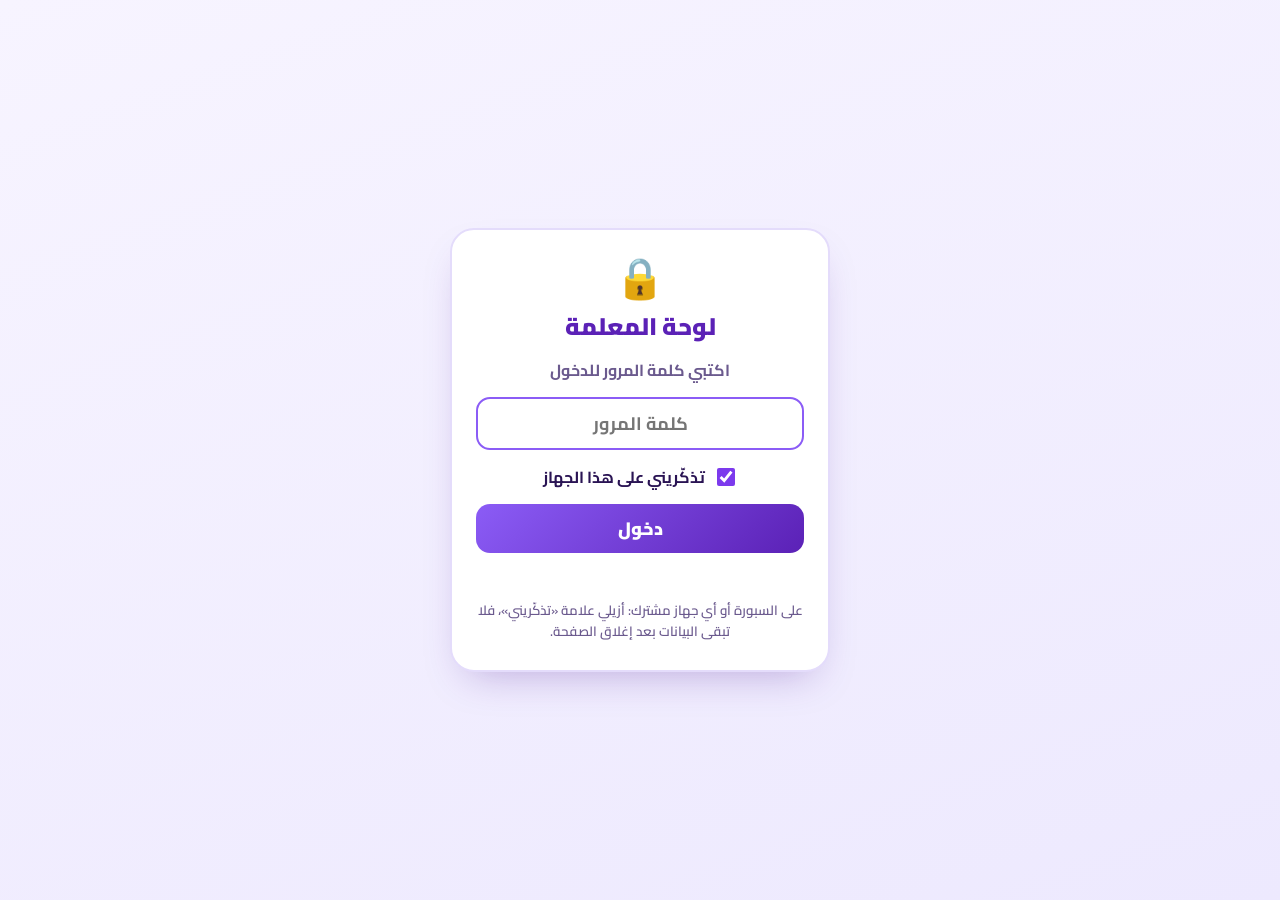
<file: lessons/lesson-07.html>
<!DOCTYPE html>
<html lang="ar" dir="rtl">
<head>
<meta charset="UTF-8">
<meta name="viewport" content="width=device-width, initial-scale=1.0">
<title>مقدمة عن تطبيقات الهواتف الذكية | عرض تفاعلي</title>
<link rel="preconnect" href="https://fonts.googleapis.com">
<link rel="preconnect" href="https://fonts.gstatic.com" crossorigin>
<link href="https://fonts.googleapis.com/css2?family=Cairo:wght@400;600;700;800;900&display=swap" rel="stylesheet">
<link rel="stylesheet" href="../css/lesson-engine.css">
</head>
<body>
<script>
/* ==========================================================================
   ✏️ محتوى الدرس — الوحدة الثالثة • الدرس الأول: مقدمة عن تطبيقات الهواتف الذكية (الكتاب ص ١١٣–١١٩)
   ========================================================================== */
const LESSON = {
  subject : "تقنية رقمية ٣",
  unit    : "الوحدة الثالثة",
  number  : "الدرس الأول",
  title   : "مقدمة عن تطبيقات الهواتف الذكية"
};

const SLIDES = [

  { type:"prep", anim:"zoom", tag:"🌸 التحضير",
    greeting:"أهلًا بمطوّرات التطبيقات!",
    sub:"وحدة جديدة… سنصنع فيها تطبيقًا حقيقيًا لهواتفنا 📱",
    rules:["👂 أُنصت باهتمام","✋ أرفع يدي للمشاركة","🤝 أحترم آراء زميلاتي","📵 الهاتف للتعلّم فقط"] },

  { type:"flip", anim:"slide", tag:"🔁 مراجعة وربط",
    title:"تذكّري من الوحدة الثانية…",
    note:"اسألي الطالبات أولًا ثم اقلبي البطاقة 👆",
    cards:[
      {icon:"🔄", front:"دورة حياة النظام", back:"التحليل ← التصميم ← التطوير ← الاختبار ← التنفيذ ← الصيانة", ex:"طبّقناها على تطبيق هاتف ذكي"},
      {icon:"📐", front:"المُخطّط الهيكلي", back:"تمثيل مرئي لإطار موقع أو تطبيق يركّز على بنية المحتوى", ex:"Wireframe"},
      {icon:"🧱", front:"جدار الحماية",    back:"يراقب حركة مرور الشبكة ويتحكم فيها", ex:"قد يكون أجهزة أو برمجيات"},
      {icon:"🛠️", front:"مطوّر التطبيقات", back:"منصة لتطوير تطبيقات أندرويد عبر المتصفح", ex:"App Inventor — ذُكر في مرحلة التطوير"} ],
    bridgeBtn:"🔗 اربطي بدرس اليوم",
    bridge:"جدار الحماية ومكافحة الفيروسات <b>برامج</b>… فما أنواع البرامج؟ وكيف نبني <b>تطبيقًا للهاتف</b>؟ 📱" },

  { type:"predict", anim:"fade", tag:"🔮 التهيئة • ماذا تتوقعين؟",
    title:"هاتف… بلا نظام تشغيل!",
    icon:"📵",
    scenario:"اشترت سارة هاتفًا جديدًا فيه أفضل الكاميرات والشاشات… لكنه <b>بلا نظام تشغيل</b> مثل أندرويد أو iOS!",
    question:"ماذا تتوقعين أن يحدث؟ 🤔",
    answers:[ {icon:"📲",text:"لا يمكن تثبيت أي تطبيق أو تشغيله"},
              {icon:"📷",text:"لا تستطيع التحكم في الكاميرا والشاشة"},
              {icon:"🗂️",text:"لا تُدار الملفات ولا تُحفظ"},
              {icon:"🌐",text:"لا يتصل بالإنترنت ولا بالشبكات"} ],
    revealBtn:"🔮 اكشفي توقّعًا",
    conclusion:"💡 <b>برامج النظام</b> تدير الأجهزة، و<b>البرامج التطبيقية</b> تعمل في بيئتها لتنفيذ مهامنا" },

  { type:"title", anim:"zoom",
    sub:"برامج النظام • البرامج التطبيقية • واجهة المستخدم وتجربته 📱",
    icons:["📱","⚙️","🧩","🎨","😊","🛠️"],
    note:"📝 سجّلي عنوان الدرس في دفترك" },

  { type:"list", anim:"slide", tag:"🎯 أهداف الدرس",
    title:"في نهاية الدرس ستكونين قادرة على:",
    items:[ {icon:"💻",text:"تعريف البرنامج ونوعيه"},
            {icon:"⚖️",text:"التمييز بين برامج النظام والبرامج التطبيقية"},
            {icon:"📱",text:"ذكر أمثلة لتطبيقات الهواتف الذكية"},
            {icon:"🔢",text:"ترتيب مراحل إنشاء تطبيقات الهواتف الذكية"},
            {icon:"🎨",text:"التمييز بين واجهة المستخدم وتجربة المستخدم"},
            {icon:"🛠️",text:"تعداد مميزات مطوّر التطبيقات MIT"} ] },

  { type:"order", anim:"slide", tag:"🔎 لاحظ واكتشف",
    title:"من المستخدم… إلى الأجهزة",
    question:"<b>البرنامج:</b> مجموعة تعليمات للحاسب تؤدي مهمة محددة. رتّبي الطبقات من المستخدم إلى الأجهزة:",
    steps:[ {icon:"👩",label:"المستخدم",desc:"يتعامل مع التطبيقات مباشرة"},
            {icon:"🧩",label:"البرنامج التطبيقي",desc:"ينفّذ مهمة محددة للمستخدم"},
            {icon:"⚙️",label:"نظام التشغيل",desc:"من برامج النظام: الوسيط بين المستخدم والأجهزة"},
            {icon:"🖥️",label:"الأجهزة",desc:"المكوّنات المادية للحاسب"} ] },

  { type:"sort", anim:"fade", tag:"🧩 صنّفي",
    title:"برنامج نظام أم برنامج تطبيقي؟",
    question:"<b>برامج النظام</b> تدير الأجهزة • <b>البرامج التطبيقية</b> تؤدي مهمة محددة للمستخدم",
    cats:[ {id:"a",label:"برنامج نظام",icon:"⚙️"}, {id:"b",label:"برنامج تطبيقي",icon:"🧩"} ],
    items:[ {icon:"🤖",text:"نظام أندرويد",cat:"a"},
            {icon:"🖨️",text:"برنامج تعريف الطابعة",cat:"a"},
            {icon:"🪟",text:"نظام ويندوز",cat:"a"},
            {icon:"📝",text:"معالج النصوص",cat:"b"},
            {icon:"🌐",text:"مستعرض الويب",cat:"b"},
            {icon:"🎬",text:"تطبيق تحرير مقاطع الفيديو",cat:"b"} ],
    doneMsg:"💡 الآلة الحاسبة وجداول البيانات أيضًا برامج تطبيقية — ونظام macOS وiOS من برامج النظام" },

  { type:"table", anim:"fade", tag:"⚖️ قارني",
    title:"الاختلافات بين برامج النظام والبرامج التطبيقية",
    cols:["وجه المقارنة","برامج النظام","البرامج التطبيقية"],
    rows:[ {k:"الاستخدام", v:["تشغيل مكونات الحاسب","أداء مهمة محددة"]},
           {k:"وقت التثبيت", v:["عند تثبيت نظام التشغيل","وفقًا لحاجة المستخدم"]},
           {k:"التعامل مع المستخدم", v:["عادةً لا يتعامل معها مباشرة، بل عبر التطبيقات","يتعامل معها مباشرة"]},
           {k:"الاستقلالية", v:["يمكن أن تعمل بشكل مستقل","لا تعمل مستقلة، بل في بيئة برنامج النظام"]} ],
    note:"📱 <b>تطبيقات الهواتف الذكية:</b> برامج تطبيقية صُمّمت لتعمل على الأجهزة المحمولة مثل الهواتف الذكية والأجهزة اللوحية" },

  { type:"cards", anim:"slide", tag:"📱 من هواتفنا",
    title:"أمثلة لتطبيقات الهواتف الذكية",
    intro:"اذكري مثالًا تعرفينه لكل نوع قبل قلب البطاقة 🤔",
    cols:5,
    cards:[ {icon:"📧",title:"البريد الإلكتروني",text:"إرسال الرسائل واستقبالها"},
            {icon:"👥",title:"التواصل الاجتماعي",text:"مشاركة المنشورات والتواصل"},
            {icon:"💬",title:"الرسائل الفورية",text:"محادثات نصية وصوتية فورية"},
            {icon:"🗺️",title:"الخرائط",text:"تحديد المواقع والاتجاهات"},
            {icon:"🏛️",title:"التطبيقات الحكومية",text:"الوزارات والمدارس والمستشفيات"} ] },

  { type:"order", anim:"slide", tag:"🔢 رتّبي",
    title:"مراحل إنشاء تطبيقات الهواتف الذكية",
    question:"رتّبي المراحل الأربع من البداية إلى النهاية:",
    steps:[ {icon:"✏️",label:"التخطيط والتصميم",desc:"الفكرة والهدف والفئة المستهدفة ومخطط يدوي للواجهات"},
            {icon:"🛠️",label:"التطوير (التنفيذ)",desc:"تنفيذ التصميم بأحد برامج تطوير التطبيقات"},
            {icon:"🧪",label:"الاختبار",desc:"معالجة مشكلات البرمجة والتصميم واللمسات الأخيرة"},
            {icon:"🚀",label:"النشر والتسويق",desc:"اعتماد التطبيق وتحميله في متجر التطبيقات"} ] },

  { type:"flip", anim:"zoom", tag:"🎨 التفاعل بين المستخدم والحاسب",
    title:"واجهة المستخدم 🆚 تجربة المستخدم",
    note:"اقلبي البطاقتين… ما الفرق؟ 👆",
    cols:2,
    cards:[
      {icon:"🎨", front:"واجهة المستخدم UI", back:"ما يراه المستخدم ويتفاعل معه: التوازن بين الألوان والصور وعناصر التحكم مثل التسميات ومربعات النص والأزرار", ex:"User Interface"},
      {icon:"😊", front:"تجربة المستخدم UX", back:"الاهتمام برغبات المستخدم وتوقعاته للوصول إلى احتياجاته بسهولة وفعالية، وشعوره الإيجابي عند الاستخدام", ex:"User Experience"} ],
    bridgeBtn:"✨ مواصفات الواجهة الجيدة",
    bridge:"واجهة جيدة تمنح تجربة جيدة: <b>منظّمة</b> • <b>بسيطة</b> • <b>تعمل بكفاءة</b> • <b>متجاوبة مع حاجات المستخدم</b> • <b>مرنة</b>" },

  { type:"sort", anim:"fade", tag:"🧩 صنّفي",
    title:"واجهة أم تجربة؟",
    question:"في تطبيق طلب وجبات… هل يتعلق الوصف بـ<b>الواجهة UI</b> أم بـ<b>التجربة UX</b>؟",
    cats:[ {id:"a",label:"واجهة المستخدم UI",icon:"🎨"}, {id:"b",label:"تجربة المستخدم UX",icon:"😊"} ],
    items:[ {icon:"🔘",text:"لون زر «اطلب الآن» وحجمه",cat:"a"},
            {icon:"🖼️",text:"صور الوجبات وترتيبها في الشاشة",cat:"a"},
            {icon:"🔤",text:"نوع الخط وحجمه",cat:"a"},
            {icon:"⚡",text:"إتمام الطلب بخطوتين فقط",cat:"b"},
            {icon:"😊",text:"شعور المستخدم بالرضا بعد الطلب",cat:"b"},
            {icon:"🧭",text:"وصول المستخدم إلى ما يريد بسهولة",cat:"b"} ],
    doneMsg:"💡 الواجهة: <b>ماذا يرى</b> المستخدم • التجربة: <b>كيف يشعر</b> وهو يستخدم التطبيق" },

  { type:"cards", anim:"slide", tag:"🛠️ مطوّر التطبيقات MIT",
    title:"لماذا مطوّر التطبيقات MIT App Inventor؟",
    intro:"طُوّر في معهد ماساتشوستس للتقنية، ويُنشئ التطبيقات <b>باللبنات</b> مثل سكراتش. ومن البرامج المشابهة: Thunkable وKodular وAppyBuilder وDroidMaker وHYBRO STUDIO",
    cols:5,
    cards:[ {icon:"⏱️",title:"يختصر الوقت",text:"تطوير تطبيق في أقل من ساعة"},
            {icon:"🧩",title:"لبنات برمجية",text:"تنمّي الإبداع وتقلل احتمال الأخطاء"},
            {icon:"🔗",title:"سهولة المشاركة",text:"مشاركة التطبيقات التي تُنشأ فيه بسهولة"},
            {icon:"📞",title:"وظائف الهاتف",text:"المكالمات والرسائل ومستشعرات الموقع والصوت"},
            {icon:"☁️",title:"التخزين السحابي",text:"حفظ البيانات عبر منصات التخزين السحابي"} ] },

  { type:"tf", anim:"slide", tag:"✔️✖️ صح أم خطأ",
    title:"صح أم خطأ؟ (تدريب ١)",
    items:[ {text:"برامج النظام هي المسؤولة عن إدارة الأجهزة.", answer:true},
            {text:"يُعد أندرويد أحد أنظمة برامج النظام.", answer:true},
            {text:"يتعامل المستخدم مباشرة مع جميع برامج النظام.", answer:false, fix:"يتعامل معها عادة من خلال البرامج التطبيقية"},
            {text:"يستخدم المستخدم البرنامج التطبيقي لأداء مهمة محددة.", answer:true},
            {text:"متصفح الويب مثال على برامج النظام.", answer:false, fix:"مستعرض الويب برنامج تطبيقي"} ] },

  { type:"tps", anim:"fade", tag:"👭 فكّري – زاوجي – شاركي",
    title:"مقارنة (تدريب ٤)",
    question:"كيف يختلف تطوير التطبيقات باستخدام <b>مطوّر التطبيقات MIT</b> عن تطوير تطبيقات الهواتف الذكية <b>التقليدية</b>؟",
    phases:[ {icon:"🤔",label:"فكّري بمفردك",sec:60},
             {icon:"👭",label:"زاوجي زميلتك",sec:90},
             {icon:"📢",label:"شاركي الصف",sec:120} ],
    answerBtn:"💡 إجابة مقترحة",
    answer:[ {title:"🧩 مطوّر التطبيقات MIT", points:["لبنات برمجية دون كتابة المقطع البرمجي","تطوير سريع في أقل من ساعة","أخطاء أقل ومشاركة أسهل"]},
             {title:"⌨️ التطوير التقليدي", points:["كتابة المقطع البرمجي بلغة برمجة","يحتاج وقتًا وخبرة أكبر","مرونة أكبر للتطبيقات المعقدة"]} ] },

  { type:"groups", anim:"slide", tag:"🤝 التعلم التعاوني",
    title:"استوديو التطبيقات 📱",
    scenario:"لكل مجموعة مهمة تمهّد لبناء تطبيقنا الأول:",
    minutes:6,
    groups:[ {icon:"✏️",name:"التخطيط",color:"#6C3FD1",task:"صِفن كيف تساعد مرحلة التخطيط والتصميم في تطوير التطبيق (تدريب ٣)"},
             {icon:"💡",name:"الفكرة",color:"#14B8A6",task:"اقترحن فكرة تطبيق لمدرستكن: الهدف والفئة المستهدفة"},
             {icon:"🎨",name:"الواجهة",color:"#F59E0B",task:"ارسمن مخططًا يدويًا للشاشة الرئيسة يحقق ٣ من مواصفات الواجهة الجيدة"},
             {icon:"🗂️",name:"التصنيف",color:"#EC4899",task:"صنّفن ٦ برامج على هواتفكن: برامج نظام أم برامج تطبيقية؟"} ],
    teamwork:["💡 يعزز الإبداع","🧩 يمزج نقاط القوة","🤝 يبني الثقة","💜 يعزز الانتماء"] },

  { type:"review", anim:"zoom", tag:"🧭 مراجعة",
    title:"خريطة الدرس — اضغطي على كل فرع",
    center:"تطبيقات الهواتف الذكية",
    branches:[ {icon:"💻",label:"البرنامج",points:"تعليمات تؤدي مهمة محددة: برامج نظام وبرامج تطبيقية"},
               {icon:"⚙️",label:"برامج النظام",points:"تدير الأجهزة: أنظمة التشغيل وبرامج تعريف المكونات"},
               {icon:"🧩",label:"البرامج التطبيقية",points:"معالج النصوص • الحاسبة • مستعرض الويب • تطبيقات الهاتف"},
               {icon:"🔢",label:"مراحل الإنشاء",points:"التخطيط والتصميم ← التطوير ← الاختبار ← النشر والتسويق"},
               {icon:"🎨",label:"UI و UX",points:"الواجهة: ما نراه • التجربة: سهولة الوصول والشعور الإيجابي"},
               {icon:"🛠️",label:"App Inventor",points:"لبنات • سرعة • مشاركة • وظائف الهاتف • تخزين سحابي"} ] },

  { type:"exit", anim:"fade", tag:"⚡ التقييم الفوري",
    title:"كيف تقيّمين فهمك اليوم؟",
    levels:[ {emoji:"🤩",label:"فهمت كل شيء"}, {emoji:"🙂",label:"فهمت أغلبه"}, {emoji:"🤔",label:"أحتاج توضيحًا"} ],
    ticket:{ title:"🎟️ بطاقة الخروج ٣-٢-١",
             items:["<b>٣</b> أمثلة على برامج تطبيقية","<b>٢</b> فرقان بين UI و UX","<b>١</b> فكرة تطبيق أتمنى بناءه"] } },

  { type:"closing", anim:"zoom",
    emoji:"🏆",
    title:"البداية… نحو تطبيقك الأول! 🌟",
    message:"في الدرس القادم سنفتح مطوّر التطبيقات ونصمّم أول شاشة 📱💜",
    homework:"📚 الواجب: تدريب ٢ (ص ١١٨) وتدريب ٣ (ص ١١٩)",
    clapHint:"اضغطي 👏 أو حرف (ت) لنصفّق لأنفسنا!" }
];
</script>
<script src="../js/lesson-engine.js"></script>
<!-- منصة الكتاب: لوحة المعلمة -->
<link rel="stylesheet" href="../css/shared.css">
<script src="../js/cloud-config.js"></script>
<script src="../js/cloud-sync.js"></script>
<script src="../js/lesson-data.js"></script>
<script src="../js/progress-manager.js"></script>
<script src="../js/classroom-manager.js"></script>
<script src="../js/shared.js" data-lesson="lesson-07"></script>
<script src="../js/lesson-toolkit.js"></script>
</body>
</html>
</file>
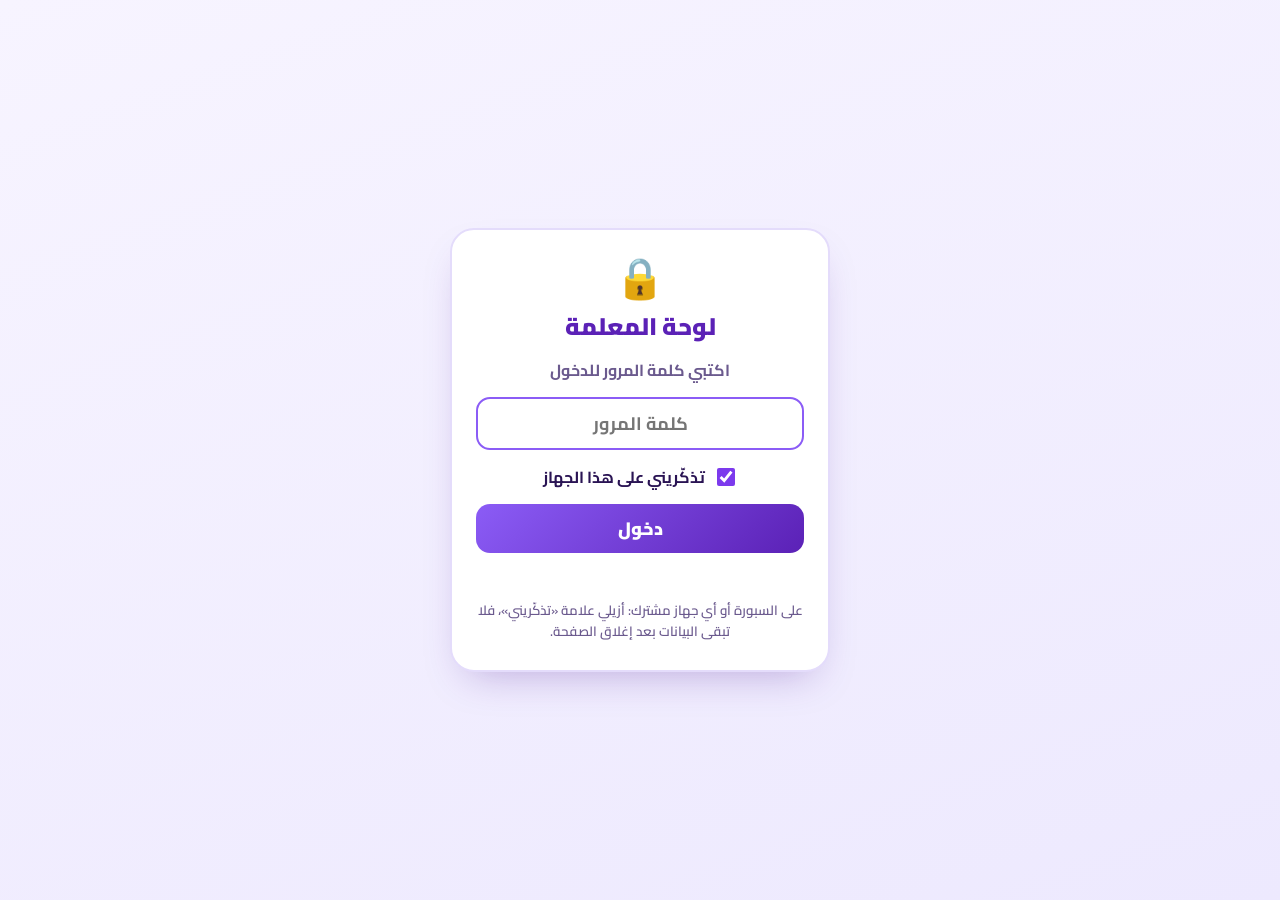
<file: lessons/lesson-08.html>
<!DOCTYPE html>
<html lang="ar" dir="rtl">
<head>
<meta charset="UTF-8">
<meta name="viewport" content="width=device-width, initial-scale=1.0">
<title>بناء تطبيقات الهاتف الذكي | عرض تفاعلي</title>
<link rel="preconnect" href="https://fonts.googleapis.com">
<link rel="preconnect" href="https://fonts.gstatic.com" crossorigin>
<link href="https://fonts.googleapis.com/css2?family=Cairo:wght@400;600;700;800;900&display=swap" rel="stylesheet">
<link rel="stylesheet" href="../css/lesson-engine.css">
</head>
<body>
<script>
/* ==========================================================================
   ✏️ محتوى الدرس — الوحدة الثالثة • الدرس الثاني: بناء تطبيقات الهاتف الذكي (الكتاب ص ١٢٠–١٣٨)
   ========================================================================== */
const LESSON = {
  subject : "تقنية رقمية ٣",
  unit    : "الوحدة الثالثة",
  number  : "الدرس الثاني",
  title   : "بناء تطبيقات الهاتف الذكي"
};

/* شاشة «النصائح» كما تظهر بعد تشغيل التطبيق */
const TIPS_PHONE = `<div class="ph" style="height:330px;width:250px;margin:auto"><div class="ph-bar">النصائح</div>
  <div class="ph-screen" style="background:#2E7D32;align-items:center;justify-content:center">
  <div class="ph-lbl" style="color:#fff;font-weight:800">أهمية وجبة الإفطار.</div>
  <div class="ph-lbl" style="color:#fff;font-weight:800">اشربي الماء بانتظام.</div>
  <div class="ph-lbl" style="color:#fff;font-weight:800">مارسي الرياضة يوميًا.</div></div></div>`;

const SLIDES = [

  { type:"prep", anim:"zoom", tag:"🌸 التحضير",
    greeting:"أهلًا بمطوّرات التطبيقات!",
    sub:"اليوم نبني تطبيقنا الأول بأيدينا 📱✨",
    rules:["👂 أُنصت باهتمام","✋ أرفع يدي للمشاركة","🤝 أتعاون مع مجموعتي","💻 أطبّق بنفسي"] },

  { type:"flip", anim:"slide", tag:"🔁 مراجعة الدرس السابق",
    title:"تذكّري… مقدمة عن تطبيقات الهواتف",
    note:"اسألي الطالبات أولًا ثم اقلبي البطاقة 👆",
    cards:[
      {icon:"🧩", front:"البرنامج التطبيقي", back:"برنامج يؤدي مهمة محددة للمستخدم", ex:"تطبيقات الهاتف نوع منه"},
      {icon:"🔢", front:"مراحل الإنشاء",    back:"التخطيط والتصميم ← التطوير ← الاختبار ← النشر والتسويق", ex:"٤ مراحل"},
      {icon:"🎨", front:"واجهة المستخدم",   back:"ما يراه المستخدم ويتفاعل معه: ألوان وصور وأزرار وتسميات", ex:"UI"},
      {icon:"🛠️", front:"App Inventor",     back:"يُنشئ التطبيقات باللبنات دون كتابة المقطع البرمجي", ex:"من معهد MIT"} ],
    bridgeBtn:"🔗 اربطي بدرس اليوم",
    bridge:"عرفنا المراحل… واليوم نطبّقها: <b>نخطّط</b> و<b>نصمّم</b> و<b>نبرمج</b> و<b>نختبر</b> تطبيق «الغذاء الصحي» 🥗" },

  { type:"predict", anim:"fade", tag:"🔮 التهيئة • ماذا تتوقعين؟",
    title:"تطبيق الغذاء الصحي 🥗",
    icon:"📱",
    scenario:"سنبني تطبيقًا فيه <b>تصنيفات الطعام</b> وأمثلة على الأطعمة الصحية وفوائدها، وشاشة <b>نصائح صحية</b> تُفتح عند الضغط على زر.",
    question:"ما الذي سنحتاجه لبناء الشاشة الأولى؟ 🤔",
    answers:[ {icon:"🔘",text:"زر مكتوب عليه «نصائح صحية»"},
              {icon:"🖼️",text:"صورة خلفية تجعل الشاشة جذابة"},
              {icon:"📄",text:"شاشة ثانية تعرض النصائح"},
              {icon:"🧩",text:"لبنة تفتح الشاشة الثانية عند الضغط"} ],
    revealBtn:"🔮 اكشفي توقّعًا",
    conclusion:"💡 سنصمّم الواجهة في صفحة <b>Designer</b> ونبرمجها في صفحة <b>Blocks</b>" },

  { type:"title", anim:"zoom",
    sub:"من التخطيط… إلى تطبيق يعمل على هاتفك 📱",
    icons:["📱","🔘","🖼️","🧩","📲","🥗"],
    note:"📝 سجّلي عنوان الدرس في دفترك" },

  { type:"list", anim:"slide", tag:"🎯 أهداف الدرس",
    title:"في نهاية الدرس ستكونين قادرة على:",
    items:[ {icon:"✏️",text:"تحديد خطوات التخطيط والتصميم للتطبيق"},
            {icon:"🆕",text:"إنشاء مشروع جديد في مطوّر التطبيقات MIT"},
            {icon:"🧭",text:"التعرّف على بيئة العمل: Designer و Blocks"},
            {icon:"🔘",text:"إضافة المكوّنات وتغيير خصائصها"},
            {icon:"🧩",text:"برمجة زر يفتح شاشة جديدة"},
            {icon:"📲",text:"اختبار التطبيق بالمصاحب أو المحاكي"} ] },

  { type:"cards", anim:"slide", tag:"✏️ أولًا: التخطيط والتصميم",
    title:"قبل أن نفتح البرنامج…",
    intro:"التخطيط الجيد يبدأ بخطوات عديدة منها:",
    cols:4,
    cards:[ {icon:"💡",title:"فكرة التطبيق",text:"تصنيفات الطعام الصحي وفوائدها ونصائح للحياة الصحية"},
            {icon:"🎯",title:"أهداف التطبيق",text:"مساعدة المستخدم على اختيار غذاء صحي"},
            {icon:"👥",title:"الفئة المستهدفة",text:"من يستخدم التطبيق؟ مثل الطلاب والأسر"},
            {icon:"✏️",title:"الشكل المبدئي",text:"رسم الشاشات يدويًا وكيف ترتبط ببعضها"} ] },

  { type:"order", anim:"slide", tag:"🛠️ ثانيًا: التطوير",
    title:"بدء مشروع في مطوّر التطبيقات MIT",
    question:"رتّبي خطوات إنشاء مشروع جديد:",
    steps:[ {icon:"🌐",label:"افتحي الموقع",desc:"appinventor.mit.edu"},
            {icon:"🚀",label:"Create Apps!",desc:"إنشاء تطبيقات"},
            {icon:"🔑",label:"تسجيل الدخول",desc:"بحساب جوجل وقبول الشروط"},
            {icon:"🆕",label:"مشروع جديد",desc:"Start new project"},
            {icon:"🔤",label:"اسم المشروع",desc:"بالإنجليزية ثم OK"} ] },

  { type:"cards", anim:"slide", tag:"🧭 بيئة العمل",
    title:"واجهة مطوّر التطبيقات MIT",
    intro:"صفحتان: <b>Designer</b> نصمّم فيها الواجهة • <b>Blocks</b> نبرمج فيها المكوّنات",
    cols:3,
    cards:[ {icon:"🧰",title:"Palette",text:"الأدوات المستخدمة في إعداد واجهة المستخدم (User Interface)"},
            {icon:"📱",title:"Viewer",text:"شاشة العرض: مساحة العمل لإضافة الأدوات ومعاينتها"},
            {icon:"🌳",title:"Components",text:"قائمة بجميع العناصر المستخدمة في المشروع"},
            {icon:"⚙️",title:"Properties",text:"الخصائص: لتغيير خصائص العناصر المضافة إلى الشاشة"},
            {icon:"🎨",title:"زر Designer",text:"التبديل إلى صفحة التصميم"},
            {icon:"🧩",title:"زر Blocks",text:"التبديل إلى صفحة اللبنات للبرمجة"} ] },

  { type:"match", anim:"slide", tag:"🔗 طابقي",
    title:"المكوّنات الأكثر استخدامًا",
    question:"اضغطي على المكوّن، ثم على وصفه المناسب",
    pairs:[ {a:"🔘 زر أمر Button", b:"يقوم بمهمة محددة عند ضغطه"},
            {a:"🖼️ صورة Image", b:"مكوّن خاص يعرض الصور"},
            {a:"🔤 أداة التسمية Label", b:"تعرض نصًا يُكتب في خاصية Text"},
            {a:"📋 منتقي القائمة ListPicker", b:"يُضغط لعرض عدة خيارات نصية للاختيار منها"},
            {a:"↕️ الترتيب العمودي VerticalArrangement", b:"يعرض العناصر من أعلى إلى أسفل"} ] },

  { type:"designer", anim:"zoom", tag:"🎨 صفحة Designer",
    title:"صمّمي الشاشة الرئيسة",
    palette:["Button","Label","Image"],
    missions:[ {text:"اكتبي عنوان Screen1: <b>Home</b>", test:"title", value:"Home"},
               {text:"أضيفي زرًا Button", test:"has", value:"Button"},
               {text:"أعيدي تسمية الزر: <b>Tips</b>", test:"name", value:"Tips"},
               {text:"اكتبي على الزر: <b>نصائح صحية</b>", test:"text", value:"نصائح صحية"},
               {text:"اجعلي خط الزر غامقًا FontBold", test:"bold", value:"Button"},
               {text:"وسّطي المحتوى: AlignHorizontal ← Center", test:"align", value:"center"},
               {text:"وسّطي عموديًا: AlignVertical ← Center", test:"valign", value:"center"},
               {text:"أضيفي صورة خلفية BackgroundImage", test:"bgImage"},
               {text:"غيّري BackgroundColor للشاشة", test:"screenBg"} ] },

  { type:"mcq", anim:"fade", tag:"❓ اختاري الإجابة الصحيحة",
    title:"شاشة جديدة: Add Screen",
    icon:"📄",
    question:"أردنا إضافة شاشة النصائح. أيّ اسم <b>صحيح</b> للشاشة؟",
    options:[ {text:"2Screen"}, {text:"شاشة_النصائح"}, {text:"Tips_Screen"}, {text:"Tips Screen"} ],
    correct:2,
    explain:"📄 اسم الشاشة بالإنجليزية فقط، يبدأ بحرف لا برقم، ويحتوي على حروف وأرقام وتسطير سفلي فقط (بلا مسافات)" },

  { type:"mcq", anim:"fade", tag:"❓ اختاري الإجابة الصحيحة",
    title:"ترتيب النصائح",
    icon:"↕️",
    question:"لعرض النصائح في شاشة «النصائح» من <b>أعلى إلى أسفل</b> نستخدم مكوّن:",
    options:[ {text:"HorizontalArrangement"}, {text:"VerticalArrangement"}, {text:"ListPicker"}, {text:"Image"} ],
    correct:1,
    explain:"↕️ نضيف VerticalArrangement من مجموعة Layout، ثم نسحب داخله أداة Label لكل نصيحة، ونغيّر TextColor إلى White" },

  { type:"cards", anim:"slide", tag:"📄 شاشة النصائح",
    title:"تصميم الشاشة الثانية Screen2",
    intro:"Add Screen ← اسمها <b>Screen2</b> ← Title: <b>النصائح</b>، ثم:",
    cols:4,
    cards:[ {icon:"↕️",title:"VerticalArrangement",text:"AlignHorizontal: Center 3 • AlignVertical: Center 2 • BackgroundColor: None"},
            {icon:"🔤",title:"Label لكل نصيحة",text:"Text: «أهمية وجبة الإفطار.» • TextColor: White • TextAlignment: Center 1"},
            {icon:"🖼️",title:"خلفية الشاشة",text:"أضيفي صورة خلفية لجعلها أكثر جاذبية كما في Screen1"},
            {icon:"✍️",title:"علامة الوقف",text:"تظهر النقطة يمين النص العربي في المصمّم، وتعود لمكانها الصحيح عند التشغيل"} ] },

  { type:"cards", anim:"slide", tag:"🧩 صفحة Blocks",
    title:"بيئة صفحة اللبنات",
    intro:"اللبنات قطع نربطها لنُبلغ التطبيق بما يفعل؛ لكل مكوّن أحداث وطرق وخصائص. نختار Screen1 ثم زر <b>Blocks</b>:",
    cols:3,
    cards:[ {icon:"🧱",title:"مجموعة اللبنات",text:"Built-in: Control و Logic و Text و Lists و Variables…"},
            {icon:"📱",title:"مكوّنات Screen1",text:"لبنات خاصة بكل مكوّن أضفناه في الواجهة"},
            {icon:"🧩",title:"منطقة البرمجة",text:"Viewer: نسحب اللبنات إليها ونربطها"},
            {icon:"🎒",title:"الحقيبة Backpack",text:"نخزّن فيها اللبنات لنصل إليها بسرعة"},
            {icon:"🗑️",title:"السلة",text:"نحذف اللبنة بسحبها وإفلاتها في السلة"},
            {icon:"🔍",title:"العرض",text:"التكبير والتصغير وطريقة العرض الافتراضية"} ] },

  { type:"blocks", anim:"zoom", tag:"🧩 صفحة Blocks",
    title:"برمجي زر النصائح",
    question:"عند الضغط على زر <b>Tips</b> تُفتح الشاشة الثانية <b>Screen2</b>. اضغطي اللبنات بالترتيب الصحيح:",
    lines:[ {t:"when Tips .Click", c:"event"},
            {t:"do  open another screen  screenName", c:"control", ind:1, hint:"ماذا يحدث عند الضغط؟ نفتح شاشة… (من قسم Control)"},
            {t:"\"Screen2\"", c:"text", ind:2, hint:"أيّ شاشة نفتح؟"} ],
    distractors:[ {t:"when Foods .AfterPicking", c:"event"}, {t:"\"Home\"", c:"text"}, {t:"initialize global name to", c:"var"} ],
    doneMsg:"أحسنتِ! 👏 الآن اضغطي «تشغيل التطبيق»",
    result:TIPS_PHONE },

  { type:"flip", anim:"zoom", tag:"🧪 ثالثًا: اختبار التطبيق",
    title:"طريقتان لاختبار التطبيق",
    note:"اقلبي البطاقتين 👆",
    cols:2,
    cards:[
      {icon:"📲", front:"مصاحب الذكاء الاصطناعي", back:"AI Companion: تطبيق على هاتفك الفعلي تمسح به رمز QR (أو تُدخل الرمز) فيظهر تطبيقك على الهاتف", ex:"Connect ← AI Companion"},
      {icon:"🖥️", front:"المحاكي Emulator", back:"برنامج يُثبّت على جهاز الحاسب ويحاكي جهاز الهاتف الذكي؛ يجب تشغيله قبل الاتصال", ex:"Connect ← Emulator"} ],
    bridgeBtn:"⚠️ تنبيه مهم",
    bridge:"عند إغلاق مطوّر التطبيقات <b>يُزال</b> التطبيق من المصاحب؛ لذلك عليكِ <b>تثبيته</b> على هاتفك لكي يُحفظ" },

  { type:"order", anim:"slide", tag:"📲 رتّبي",
    title:"تشغيل التطبيق بمصاحب الذكاء الاصطناعي",
    question:"رتّبي خطوات توصيل التطبيق بالهاتف:",
    steps:[ {icon:"🔌",label:"Connect",desc:"من القائمة العلوية"},
            {icon:"🤖",label:"AI Companion",desc:"يظهر رمز QR ورمز الكود"},
            {icon:"📷",label:"امسحي الرمز",desc:"من تطبيق المصاحب في الهاتف"},
            {icon:"⏳",label:"انتظري",desc:"حتى تظهر الشاشة التي أنشأتِها"},
            {icon:"👆",label:"جرّبي الزر",desc:"اضغطي لعرض الشاشة الثانية"} ] },

  { type:"tf", anim:"slide", tag:"✔️✖️ صح أم خطأ",
    title:"صح أم خطأ؟",
    items:[ {text:"يمكنك تحميل صورة من جهاز الحاسب لاستخدامها كخلفية للشاشة.", answer:true},
            {text:"لاختبار تطبيقك على جهاز أندرويد عليك تثبيت تطبيق المصاحب MIT AI Companion عليه.", answer:true},
            {text:"لعرض التطبيق على هاتفك اضغطي «اتصال» ثم اختاري «مصاحب الذكاء الاصطناعي».", answer:true},
            {text:"يمكن أن يبدأ اسم الشاشة برقم مثل 2Tips.", answer:false, fix:"يبدأ اسم الشاشة بحرف ولا يقبل الأرقام في البداية"},
            {text:"يبقى التطبيق في المصاحب بعد إغلاق مطوّر التطبيقات دون الحاجة إلى تثبيته.", answer:false, fix:"يُزال عند الإغلاق؛ يجب تثبيته على الهاتف لكي يُحفظ"} ] },

  { type:"groups", anim:"slide", tag:"🤝 التعلم التعاوني",
    title:"تطبيق البلد الذي تريدين زيارته 🌍",
    scenario:"نفّذن تدريب ٢ (ص ١٣٨) في مطوّر التطبيقات MIT، كل مجموعة تتولى جزءًا:",
    minutes:10,
    groups:[ {icon:"🏠",name:"الشاشة الرئيسة",color:"#6C3FD1",task:"سمّين الشاشة «Home» وأضفن صورة خلفية"},
             {icon:"🔘",name:"الأزرار",color:"#14B8A6",task:"زرّان: Sightseeing (معالم المدينة) و Useful Information (معلومات مفيدة)"},
             {icon:"📄",name:"الشاشة الثانية",color:"#F59E0B",task:"شاشة جديدة فيها VerticalArrangement وتسميات لمعلومات مفيدة"},
             {icon:"🧪",name:"الاختبار",color:"#EC4899",task:"برمجن الزر ليفتح الشاشة، واختبرن التطبيق بالمصاحب أو المحاكي"} ],
    teamwork:["💡 يعزز الإبداع","🧩 يمزج نقاط القوة","🤝 يبني الثقة","💜 يعزز الانتماء"] },

  { type:"review", anim:"zoom", tag:"🧭 مراجعة",
    title:"خريطة الدرس — اضغطي على كل فرع",
    center:"بناء تطبيقات الهاتف الذكي",
    branches:[ {icon:"✏️",label:"التخطيط",points:"الفكرة • الأهداف • الفئة المستهدفة • الشكل المبدئي يدويًا"},
               {icon:"🧭",label:"بيئة العمل",points:"Palette • Viewer • Components • Properties • Designer و Blocks"},
               {icon:"🔘",label:"المكوّنات",points:"Button • Image • Label • ListPicker • VerticalArrangement"},
               {icon:"⚙️",label:"الخصائص",points:"Title • Text • FontBold • BackgroundColor • AlignHorizontal"},
               {icon:"🧩",label:"البرمجة",points:"when Tips.Click ← open another screen \"Screen2\""},
               {icon:"🧪",label:"الاختبار",points:"مصاحب الذكاء الاصطناعي (QR) أو المحاكي Emulator"} ] },

  { type:"exit", anim:"fade", tag:"⚡ التقييم الفوري",
    title:"كيف تقيّمين مهارتك في مطوّر التطبيقات؟",
    levels:[ {emoji:"🤩",label:"أستطيع وحدي"}, {emoji:"🙂",label:"أحتاج قليلًا من المساعدة"}, {emoji:"🤔",label:"أحتاج تدريبًا أكثر"} ],
    ticket:{ title:"🎟️ بطاقة الخروج ٣-٢-١",
             items:["<b>٣</b> مكوّنات استخدمتها اليوم","<b>٢</b> خاصيتان غيّرتهما","<b>١</b> طريقة لاختبار التطبيق"] } },

  { type:"closing", anim:"zoom",
    emoji:"🏆",
    title:"تطبيقك الأول يعمل! 🌟",
    message:"في الدرس القادم نضيف قائمة الأطعمة ونبرمجها بالمتغيرات والشروط 🧩💜",
    homework:"📚 الواجب: تدريب ٢ (ص ١٣٨) وتدريب ٣: صِفي كيف يساعد VerticalArrangement في تخطيط الشاشة",
    clapHint:"اضغطي 👏 أو حرف (ت) لنصفّق لأنفسنا!" }
];
</script>
<script src="../js/lesson-engine.js"></script>
<!-- منصة الكتاب: لوحة المعلمة -->
<link rel="stylesheet" href="../css/shared.css">
<script src="../js/cloud-config.js"></script>
<script src="../js/cloud-sync.js"></script>
<script src="../js/lesson-data.js"></script>
<script src="../js/progress-manager.js"></script>
<script src="../js/classroom-manager.js"></script>
<script src="../js/shared.js" data-lesson="lesson-08"></script>
<script src="../js/lesson-toolkit.js"></script>
</body>
</html>
</file>
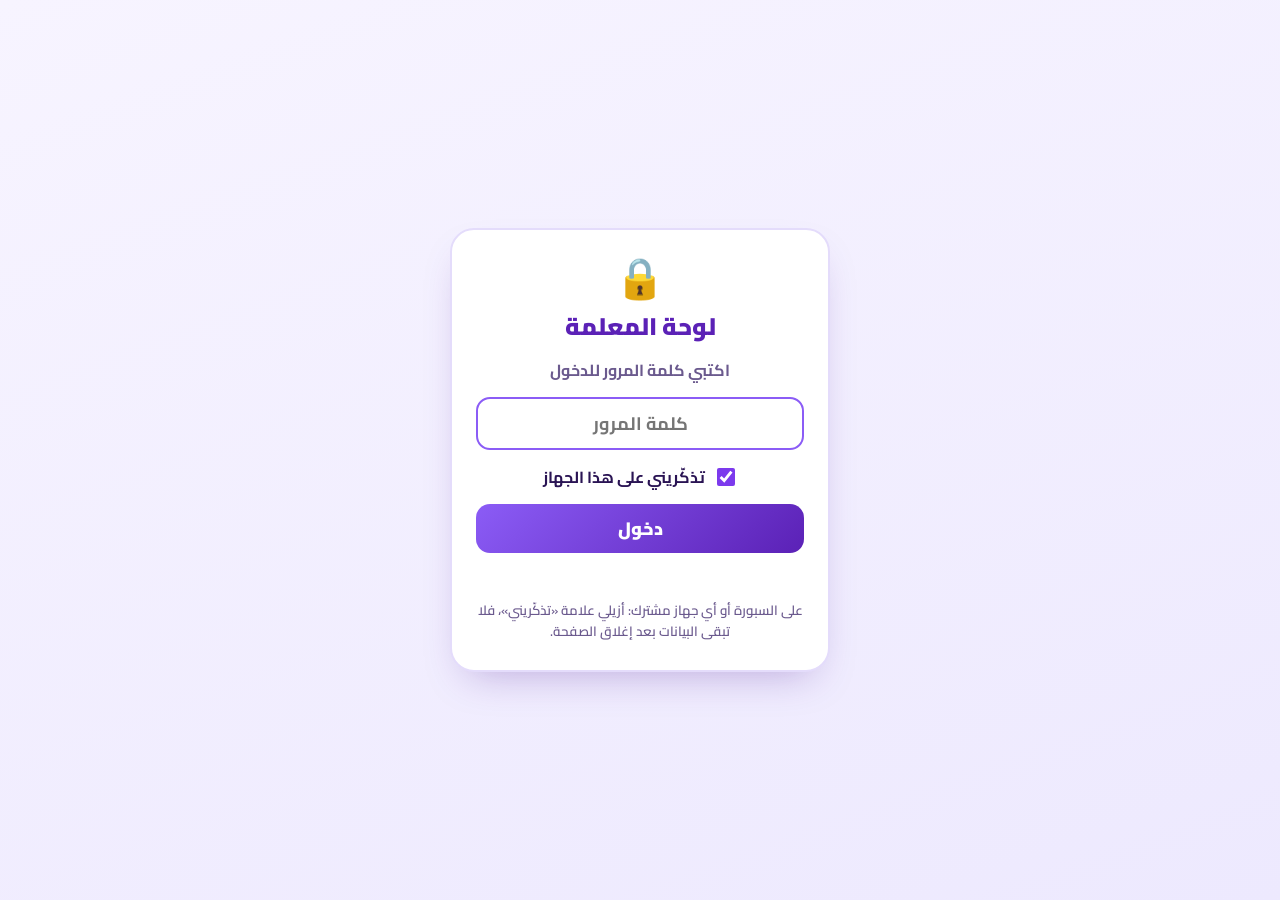
<file: lessons/lesson-09.html>
<!DOCTYPE html>
<html lang="ar" dir="rtl">
<head>
<meta charset="UTF-8">
<meta name="viewport" content="width=device-width, initial-scale=1.0">
<title>برمجة التطبيق | عرض تفاعلي</title>
<link rel="preconnect" href="https://fonts.googleapis.com">
<link rel="preconnect" href="https://fonts.gstatic.com" crossorigin>
<link href="https://fonts.googleapis.com/css2?family=Cairo:wght@400;600;700;800;900&display=swap" rel="stylesheet">
<link rel="stylesheet" href="../css/lesson-engine.css">
</head>
<body>
<script>
/* ==========================================================================
   ✏️ محتوى الدرس — الوحدة الثالثة • الدرس الثالث: برمجة التطبيق (الكتاب ص ١٣٩–١٦٠)
   اللبنات تُكتب كسطور: {t:"النص", c:"event|control|var|list|text|logic|comp", ind:الإزاحة}
   ========================================================================== */
const LESSON = {
  subject : "تقنية رقمية ٣",
  unit    : "الوحدة الثالثة",
  number  : "الدرس الثالث",
  title   : "برمجة التطبيق"
};

const FOODS = ["اللحوم والأسماك","الحبوب","الخضراوات","الفواكه","منتجات الحليب","المكسرات"];

const SLIDES = [

  { type:"prep", anim:"zoom", tag:"🌸 التحضير",
    greeting:"أهلًا بمبرمجات التطبيقات!",
    sub:"اليوم نعلّم تطبيقنا كيف يتذكّر ويقرّر 🧠🧩",
    rules:["👂 أُنصت باهتمام","✋ أرفع يدي للمشاركة","🤝 أتعاون مع مجموعتي","💻 أطبّق بنفسي"] },

  { type:"flip", anim:"slide", tag:"🔁 مراجعة الدرس السابق",
    title:"تذكّري… بناء تطبيق الهاتف الذكي",
    note:"اسألي الطالبات أولًا ثم اقلبي البطاقة 👆",
    cards:[
      {icon:"🎨", front:"Designer و Blocks", back:"نصمّم الواجهة في Designer ونبرمج المكوّنات في Blocks", ex:"صفحتا مطوّر التطبيقات"},
      {icon:"🔘", front:"Button",            back:"مكوّن يقوم بمهمة محددة عند ضغطه", ex:"زر «نصائح صحية»"},
      {icon:"🧩", front:"when Tips.Click",   back:"عند الضغط على الزر ← open another screen \"Screen2\"", ex:"أول برنامج لنا"},
      {icon:"📲", front:"AI Companion",      back:"تطبيق في الهاتف نمسح به رمز QR لاختبار التطبيق", ex:"أو المحاكي Emulator"} ],
    bridgeBtn:"🔗 اربطي بدرس اليوم",
    bridge:"أضفنا زرًا يفتح شاشة… واليوم نضيف زر <b>الأطعمة الصحية</b> وقائمة يتذكّر التطبيق اختيارك منها ويقرّر أي شاشة يفتح 🥗" },

  { type:"predict", anim:"fade", tag:"🔮 التهيئة • ماذا تتوقعين؟",
    title:"ستة أصناف… وست شاشات",
    icon:"📋",
    scenario:"عند الضغط على زر <b>الأطعمة الصحية</b> تظهر قائمة: اللحوم والأسماك، الحبوب، الخضراوات، الفواكه، منتجات الحليب، المكسرات. ولكل صنف <b>شاشة</b> خاصة.",
    question:"ماذا يحتاج التطبيق ليفتح الشاشة الصحيحة؟ 🤔",
    answers:[ {icon:"📋",text:"مكانًا يحفظ أسماء الأصناف معًا (قائمة)"},
              {icon:"🧮",text:"مكانًا يتذكّر الصنف الذي اخترناه (متغير)"},
              {icon:"❓",text:"سؤالًا: هل الاختيار يساوي «اللحوم والأسماك»؟ (شرط)"},
              {icon:"📄",text:"أمرًا يفتح الشاشة المطابقة"} ],
    revealBtn:"🔮 اكشفي توقّعًا",
    conclusion:"💡 سنستخدم <b>القوائم</b> و<b>المتغيرات</b> و<b>الجملة الشرطية if then</b> 🧩" },

  { type:"title", anim:"zoom",
    sub:"القوائم • المتغيرات • الاختيار • النشر 🧩",
    icons:["📋","🧮","❓","📄","📦","🥗"],
    note:"📝 سجّلي عنوان الدرس في دفترك" },

  { type:"list", anim:"slide", tag:"🎯 أهداف الدرس",
    title:"في نهاية الدرس ستكونين قادرة على:",
    items:[ {icon:"📋",text:"إنشاء قائمة باستخدام منتقي القائمة ListPicker"},
            {icon:"🧮",text:"التمييز بين المتغير المحلي والمتغير العام"},
            {icon:"🧩",text:"برمجة القائمة بحدثي BeforePicking و AfterPicking"},
            {icon:"❓",text:"استخدام الجملة الشرطية if then لفتح الشاشة المناسبة"},
            {icon:"🌾",text:"إنشاء قائمة فرعية"},
            {icon:"📦",text:"إنشاء ملف APK لمشاركة التطبيق"} ] },

  { type:"cards", anim:"slide", tag:"📋 إنشاء قائمة",
    title:"القوائم ومنتقي القائمة",
    intro:"<b>القوائم</b> نوع من تراكيب البيانات لإنشاء وإدارة مجموعات من القيم. ولتضمين قائمة: نضيف <b>ListPicker</b> في Designer ونسمّيه <b>Foods</b> ونكتب عليه «أطعمة صحية»، ثم نبرمجه. أصناف قائمتنا:",
    cols:6,
    cards:[ {icon:"🐟",title:"اللحوم والأسماك",text:"Meat and fish"},
            {icon:"🌾",title:"الحبوب",text:"Cereals"},
            {icon:"🥦",title:"الخضراوات",text:"Vegetables"},
            {icon:"🍎",title:"الفواكه",text:"Fruits"},
            {icon:"🥛",title:"منتجات الحليب",text:"Milk products"},
            {icon:"🌰",title:"المكسرات",text:"Nuts"} ] },

  { type:"blocks", anim:"zoom", tag:"🧩 من قسم Lists و Text",
    title:"أنشئي قائمة الأطعمة في متغير عام",
    question:"لكي نستخدم القائمة يجب أن نعيّنها إلى <b>متغير عام</b> اسمه Foods. اضغطي اللبنات بالترتيب:",
    lines:[ {t:"initialize global Foods to", c:"var", hint:"نبدأ بتعريف المتغير العام (قسم Variables)"},
            {t:"make a list", c:"list", ind:1, hint:"قيمة المتغير: قائمة (قسم Lists)"},
            {t:"\"اللحوم والأسماك\"", c:"text", ind:2},
            {t:"\"الحبوب\"", c:"text", ind:2},
            {t:"\"الخضراوات\"", c:"text", ind:2},
            {t:"\"الفواكه\"", c:"text", ind:2},
            {t:"\"منتجات الحليب\"", c:"text", ind:2},
            {t:"\"المكسرات\"", c:"text", ind:2} ],
    distractors:[ {t:"initialize local a to", c:"var"}, {t:"\"Screen2\"", c:"text"} ],
    doneMsg:"أحسنتِ! 👏 أنشأتِ قائمة من ٦ عناصر وأسندتِها إلى المتغير العام Foods" },

  { type:"flip", anim:"zoom", tag:"🧮 استخدام المتغيرات",
    title:"نوعان من المتغيرات",
    note:"<b>المتغير:</b> موقع تخزين يحتوي على قيمة يمكن أن تتغير أثناء تنفيذ التطبيق (أرقام أو نصوص أو قوائم) 👆",
    cols:2,
    cards:[
      {icon:"📍", front:"المتغير المحلي Local", back:"يُستخدم داخل لبنة محددة فقط", ex:"initialize local \"a\" to 10"},
      {icon:"🌍", front:"المتغير العام Global", back:"يمكن استخدامه أو تغيير قيمته في أي جزء من التطبيق", ex:"initialize global name to"} ],
    bridgeBtn:"💡 لماذا نحتاجهما؟",
    bridge:"نهيّئ المتغير بقيمة أولية، ثم <b>نحدّثه</b> أثناء التنفيذ، ونستخدمه في <b>العبارات الشرطية</b> للتحكم في سلوك التطبيق" },

  { type:"mcq", anim:"fade", tag:"❓ اقرئي اللبنات",
    title:"توقّعي",
    icon:"🧮",
    question:"ما نوع المتغير a في هذه اللبنات؟ وما قيمته؟",
    code:[ {t:"when Button1 .Click", c:"event"}, {t:"do  initialize local a to  \"10\"", c:"var", ind:1}, {t:"in", c:"var", ind:2} ],
    options:[ {text:"عام وقيمته 10"}, {text:"محلي وقيمته 10"}, {text:"محلي وقيمته a"}, {text:"عام وقيمته a"} ],
    correct:1,
    explain:"📍 <b>initialize local</b> ينشئ متغيرًا محليًا يُستخدم داخل هذه اللبنة فقط، واسمه a وقيمته 10" },

  { type:"blocks", anim:"zoom", tag:"🧩 عرض القائمة",
    title:"قبل الاختيار: املئي القائمة بالعناصر",
    question:"عندما يضغط المستخدم على زر القائمة <b>Foods</b> (قبل الاختيار) نعيّن عناصرها من المتغير العام:",
    lines:[ {t:"when Foods .BeforePicking", c:"event", hint:"الحدث: قبل الاختيار"},
            {t:"do  set Foods . Elements to", c:"comp", ind:1, hint:"نعيّن عناصر القائمة إلى…"},
            {t:"get global Foods", c:"var", ind:2, hint:"نحصل على المتغير العام Foods"} ],
    distractors:[ {t:"when Foods .AfterPicking", c:"event"}, {t:"set global selection to", c:"var"}, {t:"Foods . Selection", c:"comp"} ],
    doneMsg:"أحسنتِ! 👏 الآن تظهر القائمة عند الضغط على «أطعمة صحية»" },

  { type:"cards", anim:"slide", tag:"🐟 شاشة جديدة",
    title:"شاشة اللحوم والأسماك Meat_Fish",
    intro:"عند اختيار «اللحوم والأسماك» تُفتح شاشة خاصة بها. ننشئها ونضيف إليها:",
    cols:3,
    cards:[ {icon:"🔤",title:"Labels التسميات",text:"نصوص عن اللحوم والأسماك وفوائدها"},
            {icon:"🖼️",title:"Image الصورة",text:"Picture ← Upload File ← Choose File ← Open ← OK"},
            {icon:"📐",title:"حجم الصورة",text:"Height: 30 percent • Width: 50 percent"} ] },

  { type:"mcq", anim:"fade", tag:"❓ اختاري الإجابة الصحيحة",
    title:"خصائص الصورة",
    icon:"🖼️",
    question:"لتظهر صورة شاشة اللحوم والأسماك بحجم مناسب، ضبطنا خاصيتي:",
    options:[ {text:"Height: 30 percent و Width: 50 percent"}, {text:"FontSize و FontBold"}, {text:"AlignHorizontal و AlignVertical"}, {text:"Title و BackgroundColor"} ],
    correct:0,
    explain:"📐 خاصيتا الارتفاع Height والعرض Width في قسم Properties تحددان حجم الصورة نسبةً إلى الشاشة" },

  { type:"foodapp", anim:"zoom", tag:"📱 جرّبي التطبيق",
    title:"تطبيق الغذاء الصحي يعمل!",
    foods: FOODS,
    home:[ {text:"نصائح صحية", go:"tips", bg:"#C8E6C9"}, {text:"أطعمة صحية", go:"foods", bg:"#FFF59D"} ],
    tips:{ name:"النصائح", labels:["أهمية وجبة الإفطار.","اشربي الماء بانتظام.","مارسي الرياضة يوميًا."] },
    targets:{
      "اللحوم والأسماك": { hl:[9,10], screen:{ name:"Meat_Fish", pic:"🐟", labels:["اللحوم والأسماك","مصدر غني بالبروتين الذي يبني الجسم."] } },
      "الحبوب": { hl:[11,12], sub:["الشوفان","الأرز","الخبز"] } },
    hl:{ tips:[3,4], before:[5,6], after:[7,8] },
    code:[ {t:"initialize global Foods to  make a list", c:"var"},
           {t:"\"اللحوم والأسماك\" \"الحبوب\" \"الخضراوات\" \"الفواكه\" …", c:"text", ind:1},
           {t:"initialize global selection to  \" \"", c:"var"},
           {t:"when Tips .Click", c:"event"},
           {t:"do  open another screen  screenName \"Screen2\"", c:"control", ind:1},
           {t:"when Foods .BeforePicking", c:"event"},
           {t:"do  set Foods.Elements to  get global Foods", c:"comp", ind:1},
           {t:"when Foods .AfterPicking", c:"event"},
           {t:"do  set global selection to  Foods.Selection", c:"var", ind:1},
           {t:"if  get global selection  =  \"اللحوم والأسماك\"", c:"control", ind:1},
           {t:"then  open another screen  screenName \"Meat_Fish\"", c:"control", ind:2},
           {t:"if  get global selection  =  \"الحبوب\"", c:"control", ind:1},
           {t:"then  set Foods.Elements to  make a list \"الشوفان\" \"الأرز\" \"الخبز\"", c:"comp", ind:2} ] },

  { type:"blocks", anim:"zoom", tag:"❓ الاختيار",
    title:"بعد الاختيار: احفظي ثم قرّري",
    question:"بعد اختيار صنف نحفظه في المتغير <b>selection</b>، ثم نستخدم <b>if then</b>: إذا كان «اللحوم والأسماك» نفتح شاشته:",
    lines:[ {t:"when Foods .AfterPicking", c:"event", hint:"الحدث: بعد الاختيار"},
            {t:"do  set global selection to", c:"var", ind:1, hint:"نحفظ الاختيار في المتغير أولًا"},
            {t:"Foods . Selection", c:"comp", ind:2},
            {t:"if  get global selection  =  \"اللحوم والأسماك\"", c:"control", ind:1, hint:"ثم نسأل: هل الاختيار يساوي…؟"},
            {t:"then  open another screen  screenName \"Meat_Fish\"", c:"control", ind:2} ],
    distractors:[ {t:"when Foods .BeforePicking", c:"event"}, {t:"initialize local a to", c:"var"}, {t:"\"Screen2\"", c:"text"} ],
    doneMsg:"أحسنتِ! 👏 للحبوب نضع داخل if قائمة فرعية: الشوفان، الأرز، الخبز" },

  { type:"order", anim:"slide", tag:"📦 رابعًا: النشر والتسويق",
    title:"إنشاء ملف APK",
    question:"<b>APK</b> تنسيق ملف الحزمة الذي يستخدمه أندرويد لتوزيع التطبيقات وتثبيتها (مثل exe في ويندوز). رتّبي الخطوات:",
    steps:[ {icon:"🏗️",label:"Build",desc:"بناء"},
            {icon:"📦",label:"Android App (.apk)",desc:"تطبيق أندرويد"},
            {icon:"⏳",label:"شريط التقدم",desc:"Progress Bar"},
            {icon:"💾",label:"حفظ أو QR",desc:"حفظ الملف أو رمز QR (صالح لساعتين فقط)"} ] },

  { type:"match", anim:"slide", tag:"🔗 صلي",
    title:"كل لبنة… ووظيفتها",
    question:"صِلي اللبنة بوظيفتها (مثل السؤال السادس في «اختبر نفسك»)",
    pairs:[ {code:[{t:"when Foods .AfterPicking",c:"event"}], b:"تحدد ما يحدث بعد أن يختار المستخدم عنصرًا من القائمة"},
            {code:[{t:"initialize local a to \"10\"",c:"var"}], b:"تُنشئ متغيرًا محليًا"},
            {code:[{t:"initialize global name to",c:"var"}], b:"تُستخدم لتعريف متغير عام"},
            {code:[{t:"make a list",c:"list"}], b:"تُنشئ قائمة بالعناصر"},
            {code:[{t:"open another screen screenName",c:"control"}], b:"تفتح شاشة جديدة"} ] },

  { type:"tf", anim:"slide", tag:"✔️✖️ صح أم خطأ",
    title:"صح أم خطأ؟",
    items:[ {text:"القوائم نوع من تراكيب البيانات لإدارة مجموعات من القيم.", answer:true},
            {text:"يمكن استخدام المتغير المحلي في أي جزء من التطبيق.", answer:false, fix:"المحلي داخل لبنة محددة فقط؛ العام في أي جزء"},
            {text:"حدث BeforePicking يعمل بعد اختيار عنصر من القائمة.", answer:false, fix:"BeforePicking قبل الاختيار؛ AfterPicking بعده"},
            {text:"يقوم ملف APK في أندرويد بوظيفة ملفات exe في ويندوز.", answer:true},
            {text:"رمز QR الذي يُنشأ لتنزيل ملف APK صالح لمدة يوم كامل.", answer:false, fix:"صالح لمدة ساعتين فقط"} ] },

  { type:"cards", anim:"slide", tag:"🧩 لنطبق معًا",
    title:"تدريبات الدرس",
    intro:"اضغطي على التدريب لتقرئي المطلوب 👇",
    cols:4,
    cards:[ {icon:"❓",title:"تدريب ١",text:"أي لبنة تفتح شاشة جديدة؟ وأيها تحدد قيمة للمتغير؟ وأيها تنشئ قيمة أولية له؟"},
            {icon:"🥗",title:"تدريب ٢",text:"أضيفي بقية الأصناف بقوائم وشاشات: الحبوب، الفواكه، منتجات الحليب، المكسرات"},
            {icon:"🏃‍♀️",title:"تدريب ٣",text:"زر Sports practice يعرض قائمة تمارين، مع التعليمات البرمجية والاختبار"},
            {icon:"🗺️",title:"تدريب ٤",text:"تطبيق البلد: زر sightseeing بمنتقي القائمة يفتح شاشة كل معلم، ثم أنشئي ملف .apk"} ] },

  { type:"groups", anim:"slide", tag:"🤝 مشروع الوحدة",
    title:"تطبيق اختبار قصير 📝",
    scenario:"تطبيق فيه <b>٣ أسئلة</b> متعددة الخيارات عن التقنية الرقمية، لكل سؤال ٣ خيارات أحدها صحيح (الكتاب ص ١٦٠):",
    minutes:10,
    groups:[ {icon:"✏️",name:"التخطيط",color:"#6C3FD1",task:"اكتبن الأسئلة الثلاثة وخياراتها، وارسمن مخططًا يدويًا للشاشات"},
             {icon:"🎨",name:"الشاشات",color:"#14B8A6",task:"زر «Start the Quiz»، وشاشة لكل سؤال فيها Label وزر بجانب كل إجابة"},
             {icon:"✅",name:"النتيجة",color:"#F59E0B",task:"شاشتا «Correct Answer» و«Try again»، وفي الثانية زر يعيد إلى الشاشة الأولى"},
             {icon:"🧩",name:"البرمجة",color:"#EC4899",task:"برمجن الأزرار لتفتح الشاشات الصحيحة، ثم احفظن وجرّبن وحمّلن التطبيق"} ],
    teamworkTitle:"🧭 خطوات المشروع:",
    teamwork:["١ خطّطي وارسمي","٢ طوّري بمطوّر التطبيقات","٣ برمجي الأزرار واختبري","٤ حمّلي التطبيق على هاتفك"] },

  { type:"review", anim:"zoom", tag:"🧭 مراجعة",
    title:"خريطة الدرس — اضغطي على كل فرع",
    center:"برمجة التطبيق",
    branches:[ {icon:"📋",label:"القائمة",points:"ListPicker + make a list ← متغير عام Foods"},
               {icon:"🧮",label:"المتغيرات",points:"محلي داخل لبنة • عام في أي جزء • initialize و set و get"},
               {icon:"⏮️",label:"BeforePicking",points:"set Foods.Elements to get global Foods"},
               {icon:"⏭️",label:"AfterPicking",points:"set global selection to Foods.Selection"},
               {icon:"❓",label:"الاختيار",points:"if selection = «اللحوم والأسماك» then open another screen"},
               {icon:"📦",label:"النشر",points:"Build ← Android App (.apk) ← حفظ أو رمز QR"} ] },

  { type:"exit", anim:"fade", tag:"⚡ التقييم الفوري",
    title:"كيف تقيّمين مهارتك في البرمجة باللبنات؟",
    levels:[ {emoji:"🤩",label:"أستطيع وحدي"}, {emoji:"🙂",label:"أحتاج قليلًا من المساعدة"}, {emoji:"🤔",label:"أحتاج تدريبًا أكثر"} ],
    ticket:{ title:"🎟️ بطاقة الخروج ٣-٢-١",
             items:["<b>٣</b> لبنات استخدمتها اليوم","<b>٢</b> فرقان بين المتغير المحلي والعام","<b>١</b> تطبيق أريد برمجته بالقوائم"] } },

  { type:"closing", anim:"zoom",
    emoji:"🏆",
    title:"تطبيقك يفكّر ويقرّر! 🌟",
    message:"المتغير يتذكّر… والشرط يقرّر… وأنتِ المبرمجة 💜",
    homework:"📚 الواجب: تدريب ٢ (ص ١٥٩): أكملي باقي أصناف الطعام بقوائم وشاشات مطابقة",
    clapHint:"اضغطي 👏 أو حرف (ت) لنصفّق لأنفسنا!" }
];
</script>
<script src="../js/lesson-engine.js"></script>
<!-- منصة الكتاب: لوحة المعلمة -->
<link rel="stylesheet" href="../css/shared.css">
<script src="../js/cloud-config.js"></script>
<script src="../js/cloud-sync.js"></script>
<script src="../js/lesson-data.js"></script>
<script src="../js/progress-manager.js"></script>
<script src="../js/classroom-manager.js"></script>
<script src="../js/shared.js" data-lesson="lesson-09"></script>
<script src="../js/lesson-toolkit.js"></script>
</body>
</html>
</file>
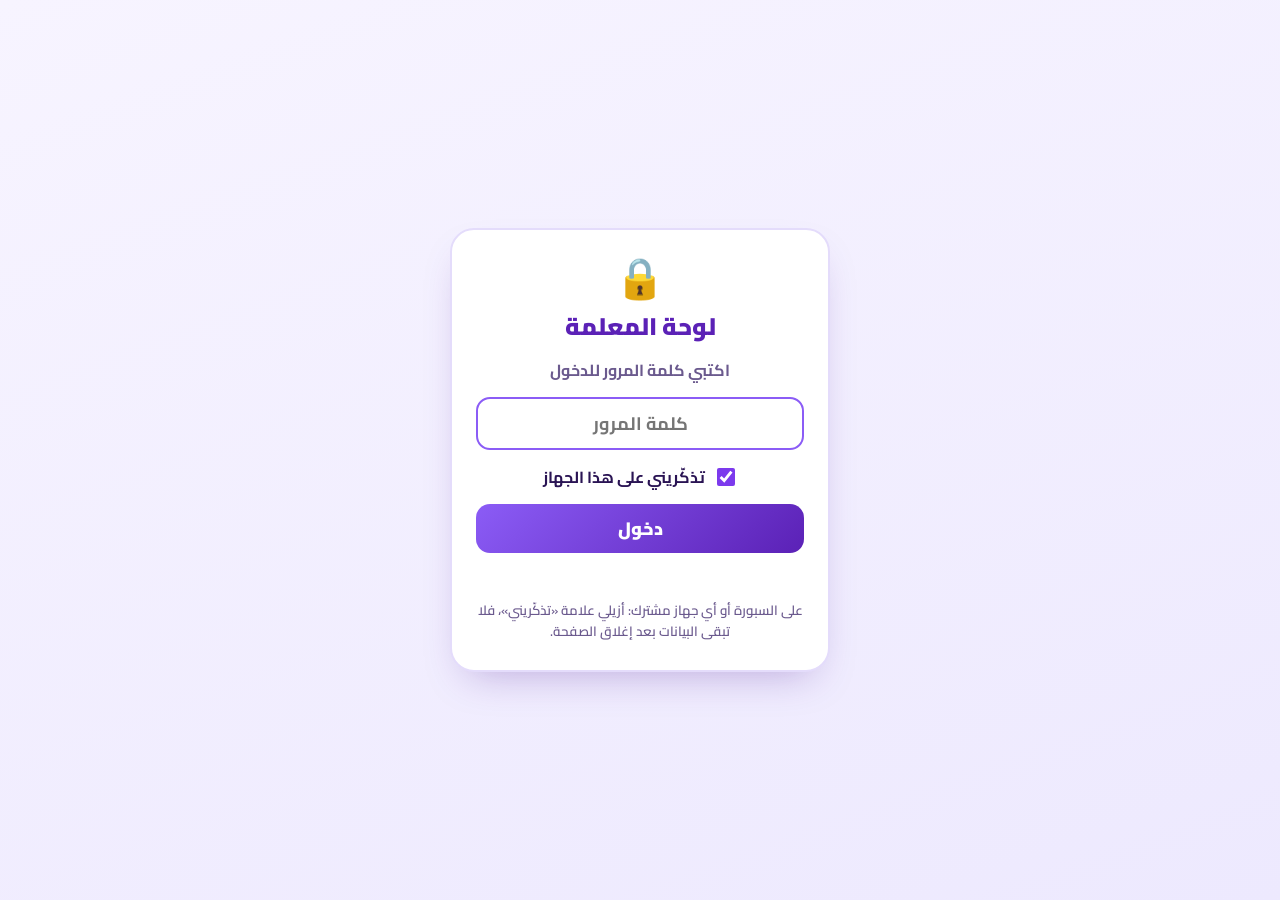
<file: lessons/lesson-10.html>
<!DOCTYPE html>
<html lang="ar" dir="rtl">
<head>
<meta charset="UTF-8">
<meta name="viewport" content="width=device-width, initial-scale=1.0">
<title>قسم الذكاء الاصطناعي | عرض تفاعلي</title>
<link rel="preconnect" href="https://fonts.googleapis.com">
<link rel="preconnect" href="https://fonts.gstatic.com" crossorigin>
<link href="https://fonts.googleapis.com/css2?family=Cairo:wght@400;600;700;800;900&display=swap" rel="stylesheet">
<link rel="stylesheet" href="../css/lesson-engine.css">
</head>
<body>
<script>
/* ==========================================================================
   ✏️ محتوى القسم — الوحدة الثالثة • قسم الذكاء الاصطناعي (الكتاب ص ١٦١–١٧٢)
   ========================================================================== */
const LESSON = {
  subject : "تقنية رقمية ٣",
  unit    : "الوحدة الثالثة",
  number  : "قسم",
  title   : "الذكاء الاصطناعي"
};

const SLIDES = [

  { type:"prep", anim:"zoom", tag:"🌸 التحضير",
    greeting:"أهلًا بمبتكرات المستقبل!",
    sub:"اليوم نتعرّف كيف يسمع الحاسب… ويفهم… ويجيب 🤖🎤",
    rules:["👂 أُنصت باهتمام","✋ أرفع يدي للمشاركة","🤝 أحترم آراء زميلاتي","💻 أطبّق بنفسي"] },

  { type:"flip", anim:"slide", tag:"🔁 مراجعة الدرس السابق",
    title:"تذكّري… برمجة التطبيق",
    note:"اسألي الطالبات أولًا ثم اقلبي البطاقة 👆",
    cards:[
      {icon:"🧮", front:"المتغير",        back:"موقع تخزين قيمته يمكن أن تتغير أثناء تنفيذ التطبيق", ex:"محلي أو عام"},
      {icon:"❓", front:"if then",        back:"جملة شرطية تفتح الشاشة المناسبة حسب الاختيار", ex:"إذا الاختيار = «الحبوب»…"},
      {icon:"📋", front:"ListPicker",     back:"منتقي القائمة: يعرض عدة خيارات نصية", ex:"قائمة الأطعمة"},
      {icon:"📦", front:"APK",            back:"ملف حزمة تطبيقات أندرويد لتوزيعها وتثبيتها", ex:"مثل exe في ويندوز"} ],
    bridgeBtn:"🔗 اربطي بدرس اليوم",
    bridge:"تطبيقنا يقرّر بشروط <b>كتبناها نحن</b>… فماذا لو <b>تعلّم</b> التطبيق من الأمثلة وحده؟ هذا هو <b>الذكاء الاصطناعي</b> 🤖" },

  { type:"predict", anim:"fade", tag:"🔮 التهيئة • ماذا تتوقعين؟",
    title:"«ما الطقس اليوم؟» 🌤️",
    icon:"🎤",
    scenario:"سألتِ المساعد الصوتي في هاتفك بصوتك: <b>«ما الطقس اليوم؟»</b> فأجابك بعد أقل من ثانية: <b>«الجو مشمس ودرجة الحرارة ٢٧ درجة مئوية»</b>.",
    question:"ماذا حدث داخل الهاتف في تلك الثانية؟ 🤔",
    answers:[ {icon:"🎤",text:"حوّل صوتك إلى نص مكتوب"},
              {icon:"🧠",text:"فهم معنى سؤالك"},
              {icon:"🔎",text:"وجد المعلومة المطلوبة"},
              {icon:"🔊",text:"حوّل الإجابة إلى كلام مسموع"} ],
    revealBtn:"🔮 اكشفي توقّعًا",
    conclusion:"💡 هذه دورة الذكاء الاصطناعي: <b>إدخال</b> ← <b>معالجة</b> ← <b>إخراج</b>" },

  { type:"title", anim:"zoom",
    sub:"تعلّم الآلة • معالجة اللغة الطبيعية • المساعد الصوتي 🤖",
    icons:["🤖","🎤","🧠","🔊","🌐","⚖️"],
    note:"📝 سجّلي عنوان القسم في دفترك" },

  { type:"list", anim:"slide", tag:"🎯 أهداف التعلم",
    title:"في نهاية القسم ستكونين قادرة على:",
    items:[ {icon:"🧠",text:"شرح كيفية عمل تعلّم الآلة (ML)"},
            {icon:"💬",text:"شرح معالجة اللغة الطبيعية (NLP) والتعرف على الكلام"},
            {icon:"🔄",text:"وصف دورة الإدخال والمعالجة والإخراج"},
            {icon:"🛠️",text:"إنشاء مساعد صوتي بسيط في مطوّر التطبيقات MIT"},
            {icon:"🧪",text:"اختبار المساعد الصوتي وتقييم دقته"},
            {icon:"⚖️",text:"تقييم الاستخدام الأخلاقي للذكاء الاصطناعي"} ] },

  { type:"cards", anim:"slide", tag:"🤖 الذكاء الاصطناعي في الواقع العملي",
    title:"أربعة مفاهيم أساسية",
    intro:"توقّعي معنى كل مفهوم… ثم اضغطي للتأكد 🤔",
    cols:4,
    cards:[ {icon:"🧠",title:"تعلّم الآلة",text:"جزء من الذكاء الاصطناعي يتعلم فيه الحاسب من البيانات والأمثلة — كما نتعلّم بالممارسة — ثم يتنبأ"},
            {icon:"💬",title:"معالجة اللغة الطبيعية",text:"NLP: تساعد الحاسب على فهم معنى ما يقوله الناس أو يكتبونه"},
            {icon:"🎤",title:"التعرف على الكلام",text:"يستمع الحاسب إلى اللغة المنطوقة ويحوّلها إلى نص مكتوب"},
            {icon:"🔊",title:"المساعد الصوتي",text:"يستمع إلى صوتك ويفهم ما تقولينه ويستجيب: يجيب الأسئلة ويضبط التذكيرات ويصف الاتجاهات"} ],
    footer:"🌤️ ومن أمثلته في حياتنا: <b>التنبؤ بالطقس</b> بتحليل كميات هائلة من البيانات، و<b>أدوات الترجمة</b> التي تفهم المعنى لا الكلمات فقط" },

  { type:"cards", anim:"slide", tag:"🎤 التعرف على الكلام",
    title:"أين يُستخدم التعرف على الكلام؟",
    intro:"يمكّن الحاسب من الاستماع إلى اللغة المنطوقة وتحويلها إلى نص مكتوب، ويُستخدم في:",
    cols:4,
    cards:[ {icon:"🔊",title:"المساعدات الصوتية",text:"مثل سيري ومساعد جوجل"},
            {icon:"⌨️",title:"الكتابة الصوتية",text:"تحويل الكلام إلى نص مكتوب"},
            {icon:"🗣️",title:"تعلّم اللغة",text:"أدوات تتحقق من النطق"},
            {icon:"🏠",title:"المنزل الذكي",text:"أجهزة تُدار بالأوامر الصوتية"} ] },

  { type:"order", anim:"slide", tag:"🔄 كيف يعمل الذكاء الاصطناعي؟",
    title:"من الأمثلة… إلى التنبؤ",
    question:"رتّبي خطوات عمل الذكاء الاصطناعي:",
    steps:[ {icon:"🗃️",label:"جمع البيانات",desc:"يعطي الخبير الحاسب أمثلة عديدة ويُعدّها"},
            {icon:"🔁",label:"التدريب",desc:"يبحث عن الأنماط ويتحسن بالتدريب المتكرر"},
            {icon:"🔮",label:"التنبؤ",desc:"يتخذ قرارات بشأن أشياء جديدة لم يرها من قبل"} ] },

  { type:"match", anim:"slide", tag:"💬 معالجة اللغة الطبيعية",
    title:"ماذا يتعلّم النظام من هذه الجمل؟",
    question:"اضغطي على الجملة، ثم على ما يتعلّمه نظام الذكاء الاصطناعي منها",
    pairs:[ {a:"«كيف حالك؟»", b:"عادةً تكون تحية، وليست سؤالًا حقيقيًا"},
            {a:"«أشعل الضوء» و«أوقد الضوء»", b:"عبارتان تعنيان الشيء نفسه"},
            {a:"«هل يمكنك فتح النافذة؟» و«هل يمكنك فتح الملف؟»", b:"الكلمة نفسها «فتح» بمعنيين مختلفين"} ],
    explain:"💡 تجمع NLP بين <b>قواعد اللغة</b> و<b>تعلّم الآلة</b> لفهم الجمل واللغة الدارجة والأسئلة والعواطف" },

  { type:"mcq", anim:"fade", tag:"❓ اختاري الإجابة الصحيحة",
    title:"داخل المساعد الصوتي",
    icon:"🔊",
    question:"عندما يجيبك المساعد الصوتي <b>بصوت مسموع</b>، فهو يستخدم تقنية:",
    options:[ {text:"التعرف على الكلام"}, {text:"معالجة اللغة الطبيعية"}, {text:"تحويل النص إلى كلام"}, {text:"تعلّم الآلة فقط"} ],
    correct:2,
    explain:"🔊 التعرف على الكلام يحوّل صوتك إلى نص • NLP يفهم رسالتك • <b>تحويل النص إلى كلام</b> يعطي الرد الصوتي" },

  { type:"tps", anim:"fade", tag:"👭 فكّري – زاوجي – شاركي",
    title:"المناقشة",
    question:"هل يمكن للذكاء الاصطناعي أن <b>يخطئ</b> أثناء التعلّم؟ وما المشكلات التي قد تحدث إذا أساء فهم ما يقوله شخص ما؟",
    phases:[ {icon:"🤔",label:"فكّري بمفردك",sec:60},
             {icon:"👭",label:"زاوجي زميلتك",sec:90},
             {icon:"📢",label:"شاركي الصف",sec:120} ],
    answerBtn:"💡 أفكار مقترحة",
    answer:[ {title:"🤖 نعم، قد يخطئ", points:["يتعلم من أمثلة قد تكون ناقصة أو غير متنوعة","قد لا يفهم لهجة أو صوتًا لم يتدرّب عليه","يتحسن كلما زادت الأمثلة الواقعية"]},
             {title:"⚠️ مشكلات سوء الفهم", points:["إجابة خاطئة أو تنفيذ أمر غير مقصود","نصيحة خاطئة قد تضر إذا اتُّبعت دون تحقق","لذلك نتحقق من المعلومات دائمًا"]} ] },

  { type:"cards", anim:"slide", tag:"💬 المناقشة",
    title:"أسئلة للنقاش",
    intro:"ناقشي زميلتك… ثم اضغطي على السؤال لفكرة مقترحة 💭",
    cols:4,
    cards:[ {icon:"👂",title:"لماذا فهم المعنى أصعب من سماع الكلمات؟",text:"الكلمة الواحدة لها معانٍ مختلفة حسب السياق واللهجة والعاطفة"},
            {icon:"🔄",title:"تطبيق آخر يستقبل ويعالج ويُخرج؟",text:"الترجمة الفورية، الخرائط، الآلة الحاسبة، تطبيق الطقس…"},
            {icon:"📱",title:"هل استخدمتِ سيري أو مساعد جوجل؟ وماذا سألتِه؟",text:"شاركي سؤالًا حقيقيًا وهل كانت الإجابة دقيقة"},
            {icon:"🧠",title:"كيف يفهم المساعد الصوتي صوتك؟",text:"يحوّل الصوت إلى نص، ثم يفهمه بمعالجة اللغة الطبيعية، ويتحسن بالتعلم من الأمثلة"} ] },

  { type:"sort", anim:"fade", tag:"⚖️ أخلاقيات الذكاء الاصطناعي",
    title:"شمولية أم خصوصية أم مساءلة؟",
    question:"صنّفي كل موقف حسب المبدأ الأخلاقي المرتبط به:",
    cats:[ {id:"a",label:"الشمولية",icon:"🌍"}, {id:"b",label:"الخصوصية",icon:"🔒"}, {id:"c",label:"المساءلة",icon:"⚖️"} ],
    items:[ {icon:"🗣️",text:"مساعد يفهم كل اللهجات مهما اختلفت",cat:"a"},
            {icon:"📍",text:"تطبيق يطلب إذنك قبل استخدام موقعك",cat:"b"},
            {icon:"🩺",text:"نصيحة صحية خاطئة: الشركة والمطورون والمستخدم مسؤولون",cat:"c"},
            {icon:"♿",text:"أداة يستطيع استخدامها الجميع مهما كانت قدراتهم",cat:"a"},
            {icon:"🎙️",text:"حماية تسجيلات صوتك ومعلوماتك الشخصية",cat:"b"},
            {icon:"📝",text:"معلومة خاطئة من روبوت دردشة لم تتحققي منها",cat:"c"} ],
    doneMsg:"💡 نفكّر مليًا في <b>كيفية استخدام</b> الذكاء الاصطناعي" },

  { type:"match", anim:"slide", tag:"🛠️ مهمتك: مساعد صوتي",
    title:"مكوّنات تطبيق My_Voice_Assistant",
    question:"صِلي كل مكوّن بدوره في تطبيق المساعد الصوتي:",
    pairs:[ {a:"↔️ HorizontalArrangement", b:"يرتّب التسمية ومربع النص وزر Save أفقيًا"},
            {a:"⌨️ TextBox", b:"تكتب فيه المستخدمة اسمها"},
            {a:"🎤 SpeechRecognizer", b:"مُعرّف الكلام: يحوّل الصوت إلى نص"},
            {a:"🔊 TextToSpeech", b:"يحوّل النص إلى كلام للرد الصوتي"},
            {a:"🌐 WebViewer", b:"عارض الويب: يفتح بحث جوجل داخل التطبيق"} ] },

  { type:"blocks", anim:"zoom", tag:"🧩 لنبرمج المساعد (١/٢)",
    title:"الترحيب بالاسم وتشغيل الميكروفون",
    question:"متغيران فارغان name و message، ثم زر Save يحفظ الاسم ويرحّب بصوت، وزر الميكروفون يستمع. رتّبي اللبنات:",
    lines:[ {t:"initialize global name to \" \"", c:"var", hint:"نبدأ بالمتغيرين: name ثم message"},
            {t:"initialize global message to \" \"", c:"var"},
            {t:"when Save .Click", c:"event", hint:"حدث الضغط على زر الحفظ"},
            {t:"do  set global name to  TextBox1 .Text", c:"var", ind:1, hint:"نحفظ النص المكتوب في المتغير العام name"},
            {t:"call TextToSpeech1 .Speak  \"Hello, name! How can I help you?\"", c:"comp", ind:1, hint:"ثم يرحّب بصوت"},
            {t:"set Label2 .Text to  \"Press here to ask...\"", c:"comp", ind:1},
            {t:"when Button2 .Click", c:"event", hint:"زر الميكروفون"},
            {t:"do  call SpeechRecognizer1 .GetText", c:"comp", ind:1} ],
    distractors:[ {t:"when Foods .AfterPicking", c:"event"}, {t:"make a list", c:"list"} ],
    doneMsg:"أحسنتِ! 👏 الآن يحصل المساعد على النص… وفي الشريحة التالية يقرّر ماذا يفعل" },

  { type:"blocks", anim:"zoom", tag:"🧩 لنبرمج المساعد (٢/٢)",
    title:"بعد الحصول على النص… ماذا يفعل المساعد؟",
    question:"إذا كان ما قلتِه «How are you?» يرد بصوت، وإلا يفتح بحث جوجل. رتّبي اللبنات:",
    lines:[ {t:"when SpeechRecognizer1 .AfterGettingText", c:"event", hint:"نبدأ بالحدث: بعد الحصول على النص"},
            {t:"if  get result  =  \"How are you?\"", c:"control", ind:1, hint:"نتحقق: هل يطابق سؤالًا مألوفًا؟"},
            {t:"then  set global message to  \"I'm fine, thanks.\"", c:"var", ind:2},
            {t:"call TextToSpeech1 .Speak  message  get global message", c:"comp", ind:2, hint:"ثم نقول الرسالة بصوت"},
            {t:"else  call WebViewer1 .GoToUrl  \"https://www.google.com/search?q=\" + result", c:"comp", ind:2, hint:"وإلا نفتح البحث"} ],
    distractors:[ {t:"when Foods .AfterPicking", c:"event"}, {t:"make a list", c:"list"}, {t:"\"Screen2\"", c:"text"} ],
    doneMsg:"أحسنتِ! 👏 المساعد يسمع ← يفهم ← يجيب" },

  { type:"assistant", anim:"zoom", tag:"🧪 اسألي: How are you? ثم ابحثي عن مشاريع رؤية ٢٠٣٠",
    title:"جرّبي مساعدك الصوتي",
    micLang:"ar-SA",
    replies:[ {q:["How are you","How are you?"], a:"I'm fine, thanks.", lang:"en-US"},
              {q:["كيف حالك","كيف حالك؟"], a:"أنا بخير، شكرًا", lang:"ar-SA"} ] },

  { type:"tf", anim:"slide", tag:"✔️✖️ صح أم خطأ",
    title:"صح أم خطأ؟",
    items:[ {text:"تعلّم الآلة جزء من الذكاء الاصطناعي يساعد الحاسب على التعلم من البيانات والتجربة.", answer:true},
            {text:"معالجة اللغة الطبيعية هي التي تحوّل الصوت إلى نص مكتوب.", answer:false, fix:"التعرف على الكلام يحوّل الصوت إلى نص، وNLP يفهم المعنى"},
            {text:"قد تحدث خطوة التنبؤ بسرعة كبيرة، أحيانًا في أقل من ثانية.", answer:true},
            {text:"يحق لأدوات الذكاء الاصطناعي جمع صوتك وموقعك دون إذنك.", answer:false, fix:"يجب أن تطلب الإذن وتحمي معلوماتك (الخصوصية)"},
            {text:"يتحسن أداء المساعد الصوتي كلما زاد استخدامه.", answer:true} ] },

  { type:"groups", anim:"slide", tag:"🤝 مهمتك",
    title:"ابنِين مساعدًا صوتيًا 🎤",
    scenario:"أنشئن مشروع «My_Voice_Assistant» في مطوّر التطبيقات MIT، ثم استخدمنه للبحث عن مشاريع <b>رؤية السعودية ٢٠٣٠</b>:",
    minutes:12,
    groups:[ {icon:"🎨",name:"الواجهة",color:"#6C3FD1",task:"الخلفية #A5C2FD، والعنوان MY VOICE ASSISTANT، وترتيب أفقي فيه Label و TextBox وزر Save"},
             {icon:"🖼️",name:"المكوّنات",color:"#14B8A6",task:"صورة للمساعد، وزر ميكروفون، وتسمية «How can I help?»، و WebViewer و TextToSpeech و SpeechRecognizer"},
             {icon:"💾",name:"الترحيب",color:"#F59E0B",task:"متغيرا name و message؛ عند Save يُحفظ الاسم ويقول: Hello, [name]! How can I help you?"},
             {icon:"🧩",name:"الاستماع",color:"#EC4899",task:"زر الميكروفون ← SpeechRecognizer ← إذا How are you? يرد، وإلا يفتح بحث جوجل"} ],
    teamworkTitle:"🧭 يعمل المساعد هكذا:",
    teamwork:["١ يحييكِ باسمك","٢ يستمع ويحوّل صوتك إلى نص","٣ يرد أو يبحث لكِ"] },

  { type:"list", anim:"slide", tag:"🏁 في الختام • الوحدة الثالثة",
    title:"جدول المهارات — هل أتقنتِ؟",
    items:[ {icon:"✅",text:"تمييز المفاهيم الأساسية لتطبيقات الهاتف الذكي"},
            {icon:"✅",text:"تحديد خطوات بناء تطبيق الهاتف الذكي"},
            {icon:"✅",text:"تصميم واجهة مستخدِم لتطبيق الهاتف الذكي"},
            {icon:"✅",text:"إنشاء تطبيقات الهواتف الذكية ببيئة برمجة قائمة على اللبنات"},
            {icon:"✅",text:"اختبار التطبيقات على الهواتف الذكية"} ] },

  { type:"match", anim:"slide", tag:"📖 مصطلحات الوحدة الثالثة (١/٢)",
    title:"طابقي المصطلح بترجمته",
    pairs:[ {a:"Mobile Application", b:"تطبيق الهاتف الذكي"},
            {a:"Application Software", b:"برنامج تطبيقي"},
            {a:"System Software", b:"برنامج النظام"},
            {a:"User Interface", b:"واجهة المستخدِم"},
            {a:"User Experience", b:"خبرة المستخدِم"},
            {a:"Components", b:"المكوّنات"},
            {a:"Button", b:"الزر"} ] },

  { type:"match", anim:"slide", tag:"📖 مصطلحات الوحدة الثالثة (٢/٢)",
    title:"طابقي المصطلح بترجمته",
    pairs:[ {a:"Blocks", b:"اللبنات"},
            {a:"Variables", b:"المتغيرات"},
            {a:"List", b:"القائمة"},
            {a:"Sub-menu", b:"القائمة الفرعية"},
            {a:"Background", b:"الخلفية"},
            {a:"QR code", b:"رمز الاستجابة السريع"},
            {a:"APK file", b:"ملف APK"} ] },

  { type:"review", anim:"zoom", tag:"🧭 مراجعة",
    title:"خريطة القسم — اضغطي على كل فرع",
    center:"الذكاء الاصطناعي",
    branches:[ {icon:"🧠",label:"تعلّم الآلة",points:"يتعلم من البيانات والأمثلة ← يكتشف الأنماط ← يتنبأ"},
               {icon:"💬",label:"NLP",points:"يفهم المعنى: «كيف حالك؟» تحية… «أشعل» و«أوقد» بمعنى واحد"},
               {icon:"🎤",label:"التعرف على الكلام",points:"الصوت ← نص: المساعدات الصوتية والكتابة الصوتية والمنزل الذكي"},
               {icon:"🔄",label:"الدورة",points:"إدخال ← معالجة ← إخراج"},
               {icon:"🛠️",label:"المساعد الصوتي",points:"SpeechRecognizer + if + TextToSpeech + WebViewer"},
               {icon:"⚖️",label:"الأخلاقيات",points:"الشمولية • الخصوصية • المساءلة"} ] },

  { type:"exit", anim:"fade", tag:"⚡ التقييم الفوري",
    title:"كيف تقيّمين فهمك اليوم؟",
    levels:[ {emoji:"🤩",label:"فهمت كل شيء"}, {emoji:"🙂",label:"فهمت أغلبه"}, {emoji:"🤔",label:"أحتاج توضيحًا"} ],
    ticket:{ title:"🎟️ بطاقة الخروج ٣-٢-١",
             items:["<b>٣</b> تقنيات يستخدمها المساعد الصوتي","<b>٢</b> مبدآن أخلاقيان للذكاء الاصطناعي","<b>١</b> فكرة لاستخدام الذكاء الاصطناعي في مدرستي"] } },

  { type:"closing", anim:"zoom",
    emoji:"🏆",
    title:"أنتنّ صانعات الذكاء! 🌟",
    message:"الذكاء الاصطناعي أداة قوية… وأنتِ من يقرّر كيف تُستخدم بحكمة 💜",
    homework:"📚 أكملي «مهمتك»: مساعد صوتي يساعدك في البحث عن مشاريع رؤية السعودية ٢٠٣٠",
    clapHint:"اضغطي 👏 أو حرف (ت) لنصفّق لأنفسنا!" }
];
</script>
<script src="../js/lesson-engine.js"></script>
<!-- منصة الكتاب: لوحة المعلمة -->
<link rel="stylesheet" href="../css/shared.css">
<script src="../js/cloud-config.js"></script>
<script src="../js/cloud-sync.js"></script>
<script src="../js/lesson-data.js"></script>
<script src="../js/progress-manager.js"></script>
<script src="../js/classroom-manager.js"></script>
<script src="../js/shared.js" data-lesson="lesson-10"></script>
<script src="../js/lesson-toolkit.js"></script>
</body>
</html>
</file>
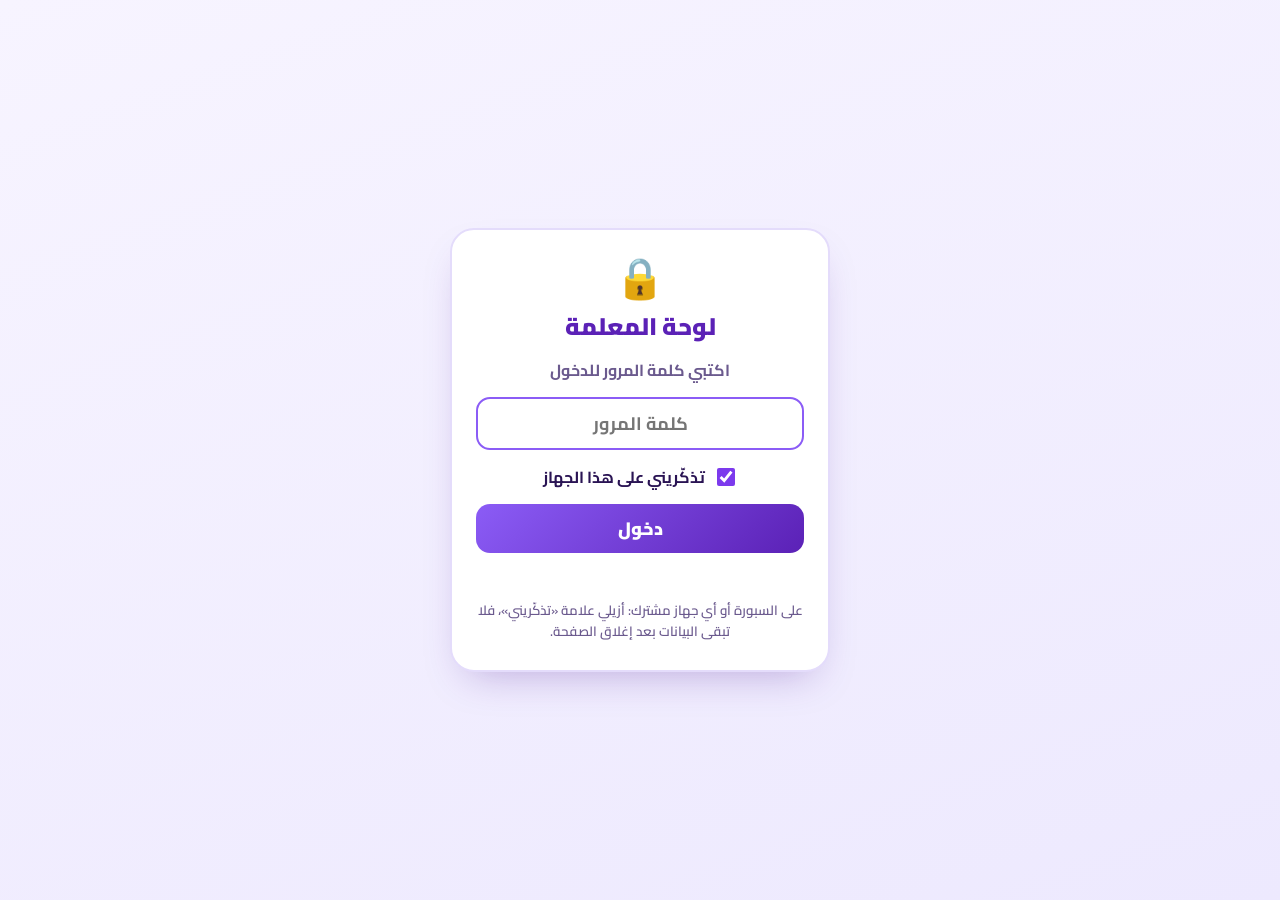
<file: lessons/lesson-11.html>
<!DOCTYPE html>
<html lang="ar" dir="rtl">
<head>
<meta charset="UTF-8">
<meta name="viewport" content="width=device-width, initial-scale=1.0">
<title>اختبر نفسك | عرض تفاعلي</title>
<link rel="preconnect" href="https://fonts.googleapis.com">
<link rel="preconnect" href="https://fonts.gstatic.com" crossorigin>
<link href="https://fonts.googleapis.com/css2?family=Cairo:wght@400;600;700;800;900&display=swap" rel="stylesheet">
<link rel="stylesheet" href="../css/lesson-engine.css">
</head>
<body>
<script>
/* ==========================================================================
   ✏️ محتوى التقويم — اختبر نفسك (الكتاب ص ١٧٣–١٧٨)
   الكتاب لا يذكر مفتاح الإجابة؛ الإجابات أدناه مستنتجة من نصوص الدروس،
   ومع كل عبارة خاطئة تصحيحها (fix). راجعيها وعدّليها إن لزم.
   ========================================================================== */
const LESSON = {
  subject : "تقنية رقمية ٣",
  unit    : "تقويم ختامي",
  number  : "اختبر نفسك",
  title   : "اختبر نفسك"
};


/* عبارات الأسئلة ١–٥ بنص الكتاب. a: الإجابة • fix: تصحيح العبارة الخاطئة */
const QUESTIONS = [
  { tag:"📋 السؤال الأول", items:[
    {t:"عدم وجود خطة لإدارة المشروع يؤدي إلى ضياع الوقت وضعف الأداء.", a:true},
    {t:"تساعد إدارة المشروع في توفير الوقت والجهد بالتركيز على الأولويات.", a:true},
    {t:"إدارة المشروع تقضي على احتمالية الفشل.", a:false, fix:"تقلّل احتمالات الفشل ولا تقضي عليها"},
    {t:"يجب دراسة التغييرات في العناصر الرئيسة للمشروع وفهمها لضمان جودة المشروع.", a:true},
    {t:"تأثر أحد المحددات في مثلث إدارة المشروع يؤثر على باقي العناصر أو الجودة.", a:true},
    {t:"يمكن فصل خطة الموارد البشرية إلى خطة خاصة تبعًا لحجم واحتياجات المشروع.", a:true},
    {t:"تتكون خطة القبول من المهام والقرارات المتعلقة بتكلفة المشروع.", a:false, fix:"هذه هي الخطة المالية؛ أما خطة القبول فتحدد معايير قبول المشروع ومتسلماته"},
    {t:"تحدد خطة القبول معايير الموارد ولكنها ليست على وجه التحديد جزءًا من الخطة المالية.", a:true},
    {t:"تؤدي خبرة الأفراد المشاركين في تقدير التكلفة دورًا حاسمًا في دقتها، كما أن الحصول على بيانات من مشاريع سابقة أو مشاريع مماثلة يساهم في الحصول على تقديرات أكثر دقة.", a:true},
    {t:"تعيين الموارد هو عملية تحديد وتنظيم جميع الموارد اللازمة لإكمال المشروع، مثل الموارد البشرية والمعدات والمواد والمرافق.", a:true},
    {t:"تركز الموارد البشرية على العنصر البشري ومشاركتهم في تنفيذ المهام والأنشطة داخل المؤسسة.", a:true} ] },
  { tag:"📊 السؤال الثاني", items:[
    {t:"يمكن حساب أولويات الموارد باستخدام طريقة المسار الحرج.", a:true},
    {t:"يمكن أن يساعد تقسيم فريق العمل إلى فِرق فرعية لأداء العمل بشكلٍ فعّال من خلال تقسيمه إلى أجزاء أصغر وأبسط.", a:true},
    {t:"يوفر مخطط جانت رسمًا تخطيطيًا لجدول زمني يساعد في التخطيط والتنسيق وتتبع مهام محددة في المشروع.", a:true},
    {t:"التفاوض ليس ضروريًا عند تقدير الوقت، حتى لو كانت هناك مواعيد نهائية لتسليم المشروع.", a:false, fix:"قد يتطلب الأمر كثيرًا من المفاوضات إذا كانت للمشروع مواعيد نهائية للتسليم"},
    {t:"مدير المشروع فقط هو المسؤول عن تحديد مقدار الوقت المخصص لكل عضو في الفريق.", a:false, fix:"يتفق مدير المشروع وأعضاء الفريق على الوقت المقدّر لكل مهمة"},
    {t:"تقوم طريقة أيزنهاور بتقييم المهام بناءً على أهميتها وتعقيدها.", a:false, fix:"تقيّمها حسب أهميتها وإلحاحها: مهمة/غير مهمة، عاجلة/غير عاجلة"},
    {t:"تُستخدم طريقة تحليل ABC بشكل أساسي في تصنيف البيانات وترتيبها حسب المهام.", a:true},
    {t:"تتضمن إدارة المهام عملية تحديد المهام الفردية وتخطيطها وتنفيذها ضمن إطار زمني محدد.", a:true},
    {t:"تطبيق جانت بروجكت يوفر معلومات حول المواعيد النهائية للمشروع.", a:true},
    {t:"التبعيات هي العلاقات بين المهام في إدارة المشروع.", a:true},
    {t:"يُعد فهم تبعية المهام عنصرًا أساسيًا في إدارة المسار الحرج للمشروع.", a:true},
    {t:"علاقة البداية للنهاية تعني أن مهمة واحدة يجب أن تبدأ قبل أن تنتهي مهمة أخرى.", a:true} ] },
  { tag:"🔄 السؤال الثالث", items:[
    {t:"توفر دورة حياة تطوير البرمجيات إطار عمل لتنظيم عمليات الإنتاج لأي نظام في شتى المجالات بما في ذلك أنظمة تقنية المعلومات والاتصالات.", a:true},
    {t:"تهدف دورة حياة النظام إلى تحسين استخدام الموارد أثناء مرحلة الصيانة، وليس أثناء مرحلة التطوير والاختبار.", a:false, fix:"تهدف إلى تحسين إدارة عمليات الإنتاج والتطوير والاستخدام الأمثل للموارد"},
    {t:"دورة حياة النظام قابلة للتطبيق بهدف تطوير مكونات البرمجيات والأجهزة الخاصة بأنظمة تقنية المعلومات والاتصالات.", a:true},
    {t:"تتضمن عملية التحليل تحديد جميع الوظائف المطلوبة للنظام الجديد بالتفصيل مع الإشارة إلى أية صعوبات محتملة.", a:true},
    {t:"مرحلة التطوير ومرحلة الاختبار منفصلتان تمامًا ويمكن تنفيذهما بشكل مستقل عن بعضهما البعض.", a:false, fix:"يجب اختبار النظام أثناء التطوير وبعده"},
    {t:"تعد الصيانة ضرورية لمعالجة أخطاء النظام، كما تعمل على ضبط النظام ليتلاءم مع أية اختلافات في بيئات العمل.", a:true},
    {t:"التقييم المستمر لا حاجة له؛ لأنه عند تنفيذ النظام من المفترض أن يلبي جميع المتطلبات دون الحاجة إلى التقييم.", a:false, fix:"التقييم مستمر في جميع مراحل دورة حياة النظام"},
    {t:"مرحلة التوثيق هي مرحلة منفصلة تُنفّذ بعد اكتمال مرحلة الصيانة.", a:false, fix:"التوثيق مهمة مستمرة تبدأ مع التخطيط والتحليل وتستمر حتى الصيانة"},
    {t:"تحدّد المتطلبات الوظيفية الإجراءات الأساسية والميزات التي يجب أن ينفذها النظام.", a:true},
    {t:"تشمل المتطلبات غير الوظيفية الرسائل والتنبيهات التي يظهرها النظام للمستخدِمين.", a:false, fix:"الرسائل والتنبيهات من المتطلبات الوظيفية"},
    {t:"يعد التمثيل المرئي للمعلومات باستخدام المُخطّطات أكثر فعالية من الوصف النصي.", a:true},
    {t:"المُخطّطات هي تمثيل نصي للمعلومات باستخدام الأشكال والأسهم لعرض الترتيبات والعلاقات المختلفة بينها.", a:false, fix:"المُخطّطات تمثيل مرئي للمعلومات"} ] },
  { tag:"🛡️ السؤال الرابع", items:[
    {t:"يساعد تصميم الأنظمة وتطويرها وصيانتها مع أخذ الأمن السيبراني في الاعتبار على تقليل أخطار الهجمات الإلكترونية، وحماية البيانات، والأنظمة الحساسة من الوصول غير المصرح به.", a:true},
    {t:"يمكن للمؤسسات إعطاء الأولوية للتدابير الأمنية بمجرد نشر النظام كبديل للأمن السيبراني في دورة حياة النظام.", a:false, fix:"يُدمج الأمن السيبراني في جميع مراحل دورة حياة النظام"},
    {t:"يترك كل عملٍ أو تصفحٍ تقوم به عبر الإنترنت أثرًا يسمى البصمة الرقمية.", a:true},
    {t:"يمكن استخدام سجلات الخادم كأساس لتحليلات الويب.", a:true},
    {t:"تنشأ البصمات الرقمية غير النشطة دون قصد من الأفراد خلال بعض الحالات أو الارتباطات المحددة.", a:true},
    {t:"جدار الحماية هو نظام أمان للشبكات يراقب ويتحكم في حركة مرور الشبكة.", a:true},
    {t:"تقدم شركات التقنية أدلة موسعة حول كيفية جمعها للمعلومات الخاصة.", a:false, fix:"قد تجمع الشركات معلوماتك؛ لذلك عليكِ أنتِ أن تكوني على دراية بكيفية جمعها واستخدامها"},
    {t:"يمكن لشركات التقنية جمع المعلومات الخاصة من الأفراد واستخدامها، لذلك من المهم أن يكونوا على دراية بكيفية قيامها بذلك.", a:true},
    {t:"نفس الخوادم التي تقدّمها لك المواقع الإلكترونية تتبع سجلات تصفحك بشكلٍ صامت دون علمك.", a:true},
    {t:"يمكن إنشاء حسابات متعددة لأكثر من مستخدِم على نفس جهاز الحاسب، مما يسمح لكل مستخدِم بتخصيص الإعدادات الخاصة به وإدارة ملفاته.", a:true},
    {t:"يمتلك حساب المستخدِم بامتيازات إدارية امتيازات لأداء مهام مختلفة داخل نظام التشغيل في جهاز الحاسب، مثل تثبيت البرامج وتغيير إعدادات النظام.", a:true},
    {t:"تُخزّن الحسابات المحلية في ويندوز سحابيًا وتتم مزامنة إعداداتها وملفاتها وتفضيلاتها مع أي حاسب آخر.", a:false, fix:"الحساب المحلي على جهاز واحد ولا تتم مزامنته؛ المزامنة لحساب مايكروسوفت"} ] },
  { tag:"📱 السؤال الخامس", items:[
    {t:"برنامج النظام مسؤول عن التحكم في أنشطة الحاسب وإدارتها.", a:true},
    {t:"يُمكن استخدام برامج التطبيقات لتنفيذ مهمة محددة على نظام الحاسب.", a:true},
    {t:"غالبًا ما يحتاج برنامج النظام إلى التحديث ليشمل إصلاح الأخطاء وترقية الأمان.", a:true},
    {t:"يتم استخدام برنامج النظام فقط لتشغيل البرامج التطبيقية.", a:false, fix:"يدير الأجهزة أيضًا، وهو الوسيط بين المستخدم والأجهزة"},
    {t:"يتضمن تطوير تطبيقات الهاتف الذكي إنشاء تطبيقات برمجية مصممة خصيصًا لتعمل على الأجهزة المحمولة.", a:true},
    {t:"تجربة المستخدِم هي عملية تعزيز رضا المستخدِم من خلال تحسين قابلية الاستخدام وإمكانية الوصول المقدَّمة في التفاعل مع المنتَج.", a:true},
    {t:"تصميم واجهة المستخدِم يدور حول إنشاء تصميم فعّال ومبتكر للواجهة.", a:true},
    {t:"سهولة الاستخدام هي عنصر أساسي في التصميم الجيد لواجهة المستخدِم.", a:true},
    {t:"يمكن حفظ البيانات التي تم إنشاؤها باستخدام برنامج مطوّر التطبيقات MIT عبر التخزين السحابي.", a:true},
    {t:"يتيح برنامج مطوّر التطبيقات MIT الوصول إلى جميع وظائف الهاتف الذكي.", a:false, fix:"يتيح الوصول إلى العديد من الوظائف الأساسية، لا جميعها"},
    {t:"يتم استخدام رمز الاستجابة السريع للوصول إلى التطبيق الذي تم إنشاؤه في مطوّر التطبيقات MIT.", a:true},
    {t:"استخدام المحاكي لاختبار التطبيق يمكن استخدامه على جهاز الحاسب الخاص بك.", a:true} ] }
];
/* كل سؤال يُقسّم إلى شرائح من ٤ عبارات */
const TF_SLIDES = QUESTIONS.flatMap(q => {
  const parts = []; for (let i = 0; i < q.items.length; i += 4) parts.push(q.items.slice(i, i + 4));
  return parts.map((p, k) => ({ type:"tf", anim:"slide", compact:true, start:k*4, tag:`${q.tag} (${k+1}/${parts.length})`,
    title:"حدّدي الجملة الصحيحة والجملة الخطأ", items:p.map(x => ({ text:x.t, answer:x.a, fix:x.fix })) }));
});

const SLIDES = [

  { type:"prep", anim:"zoom", tag:"🌸 التحضير",
    greeting:"جاهزات للتحدي؟ 💪",
    sub:"نراجع الكتاب كاملًا… سؤالًا سؤالًا 📝",
    rules:["🧠 أفكّر قبل أن أجيب","✋ أرفع يدي للمشاركة","✏️ أبرّر إجابتي","🌱 الخطأ فرصة للتعلّم"] },

  { type:"title", anim:"zoom",
    sub:"تقويم ختامي للوحدات الثلاث 📝",
    icons:["📋","🔄","📱","✔️","✖️","🏆"],
    note:"💡 عند كل عبارة خاطئة يظهر تصحيحها بعد الإجابة" },

  { type:"list", anim:"slide", tag:"🗺️ خريطة الأسئلة",
    title:"ستة أسئلة تغطي الكتاب كاملًا:",
    items:[ {icon:"١",text:"السؤال الأول: أساسيات تخطيط المشروع"},
            {icon:"٤",text:"السؤال الرابع: الأمن السيبراني والحسابات"},
            {icon:"٢",text:"السؤال الثاني: بناء خطة المشروع وإدارة المهام"},
            {icon:"٥",text:"السؤال الخامس: تطبيقات الهواتف الذكية"},
            {icon:"٣",text:"السؤال الثالث: دورة حياة النظام والمُخطّطات"},
            {icon:"٦",text:"السؤال السادس: اللبنات البرمجية"} ] },

  ...TF_SLIDES,

  /* ───────────── السؤال السادس (ص ١٧٨) ───────────── */
  { type:"match", anim:"zoom", tag:"🧩 السؤال السادس",
    title:"صِلي اللبنة بوظيفتها",
    question:"اضغطي على اللبنة في العمود الأول، ثم على الوظيفة المناسبة لها",
    pairs:[ {code:[{t:"when Foods .AfterPicking",c:"event"},{t:"do",c:"event"}], b:"تُستخدم لتحديد ما يجب أن يحدث بعد أن يختار المستخدِم عنصرًا من القائمة"},
            {code:[{t:"when Button1 .Click",c:"event"},{t:"do  initialize local a to \"10\"",c:"var",ind:1}], b:"تُنشئ متغيرًا محليًا"},
            {code:[{t:"initialize global name to",c:"var"}], b:"تُستخدم لتعريف متغير عام"},
            {code:[{t:"make a list  \" \" \" \" \" \" …",c:"list"}], b:"تُنشئ قائمةً بالعناصر"} ],
    explain:"🏆 أنهيتِ «اختبر نفسك» كاملًا — راجعي العبارات التي أخطأتِ فيها في دروسها" },

  { type:"review", anim:"zoom", tag:"🧭 مراجعة شاملة",
    title:"الكتاب في خريطة واحدة",
    center:"التقنية الرقمية ٣",
    branches:[ {icon:"📋",label:"الوحدة الأولى",points:"تخطيط المشروعات: المثلث • الخطط • جانت بروجكت • المعالم والعلاقات"},
               {icon:"🔄",label:"الوحدة الثانية",points:"دورة حياة النظام: المراحل • المتطلبات • المُخطّطات • الأمن السيبراني"},
               {icon:"📱",label:"الوحدة الثالثة",points:"تطبيقات الهواتف: البرامج • UI/UX • App Inventor • القوائم والمتغيرات"},
               {icon:"🤖",label:"الذكاء الاصطناعي",points:"تعلّم الآلة • NLP • التعرف على الكلام • المساعد الصوتي • الأخلاقيات"},
               {icon:"🧩",label:"اللبنات",points:"initialize • set • get • make a list • if then • open another screen"},
               {icon:"🌱",label:"خطوتي التالية",points:"أراجع ما أخطأت فيه وأسأل عنه"} ] },

  { type:"exit", anim:"fade", tag:"⚡ التقييم الذاتي",
    title:"أي وحدة تحتاجين مراجعتها أكثر؟",
    levels:[ {emoji:"📋",label:"تخطيط المشروعات"}, {emoji:"🔄",label:"دورة حياة النظام"}, {emoji:"📱",label:"تطبيقات الهواتف"} ],
    ticket:{ title:"🎟️ بطاقة الخروج ٣-٢-١",
             items:["<b>٣</b> عبارات أخطأت فيها وتصحيحها","<b>٢</b> مهارتان أتقنتهما في الكتاب","<b>١</b> سؤال أريد مراجعته"] } },

  { type:"closing", anim:"zoom",
    emoji:"🏆",
    title:"أتممتنّ الكتاب! 🎓",
    message:"من تخطيط المشروع… إلى تطبيق يسمع ويجيب. فخورون بكنّ 💜",
    homework:"📚 راجعي جدول المهارات في ختام كل وحدة (ص ٥٣ و ١١٠ و ١٧٢)",
    clapHint:"اضغطي 👏 أو حرف (ت) لنصفّق لأنفسنا!" }
];
</script>
<script src="../js/lesson-engine.js"></script>
<!-- منصة الكتاب: لوحة المعلمة -->
<link rel="stylesheet" href="../css/shared.css">
<script src="../js/cloud-config.js"></script>
<script src="../js/cloud-sync.js"></script>
<script src="../js/lesson-data.js"></script>
<script src="../js/progress-manager.js"></script>
<script src="../js/classroom-manager.js"></script>
<script src="../js/shared.js" data-lesson="lesson-11"></script>
<script src="../js/lesson-toolkit.js"></script>
</body>
</html>
</file>
<file: css/shared.css>
/* ==========================================================================
   shared.css — dashboard (home.html) + teacher panel inside lessons
   Colours are defined once here; lessons keep their own slide styles.
   ========================================================================== */
:root{
  --dt-p:#7C3AED; --dt-p2:#8B5CF6; --dt-pd:#5B21B6; --dt-pdd:#2E1065;
  --dt-ps:#EDE9FE; --dt-pss:#F7F4FF; --dt-line:#E4DCFB;
  --dt-ink:#2A1454; --dt-muted:#6B5A8E;
  --dt-ok:#047857; --dt-okS:#E7FBF3; --dt-warn:#B45309; --dt-warnS:#FFF7E6; --dt-bad:#BE123C;
  --dt-shadow:0 18px 40px -18px rgba(76,29,149,.35);
  --dt-shadow-s:0 8px 20px -10px rgba(76,29,149,.3);
  --dt-font:'Cairo','Tajawal','Segoe UI',Tahoma,Arial,sans-serif;
}

/* =========================== Teacher panel (lessons) =========================== */
#tp{position:fixed;top:12px;right:12px;z-index:200;font-family:var(--dt-font);direction:rtl;color:var(--dt-ink);
  transition:opacity .35s}
body.idle #tp:not(.open){opacity:0;pointer-events:none}
#tp .tp-pill{display:flex;align-items:center;gap:8px;background:rgba(255,255,255,.94);border:2px solid var(--dt-line);
  border-radius:999px;padding:5px 14px 5px 10px;font:800 15px/1.4 var(--dt-font);color:var(--dt-pd);cursor:pointer;
  box-shadow:var(--dt-shadow-s);-webkit-backdrop-filter:blur(8px);backdrop-filter:blur(8px)}
#tp .tp-pill:hover{border-color:var(--dt-p2)}
#tp .tp-pill .st{font-weight:700;color:var(--dt-muted)}
#tp.done .tp-pill .st{color:var(--dt-ok)}
#tp .tp-resume{display:block;margin-top:6px;margin-inline-start:auto;font:800 14px/1.4 var(--dt-font);color:#fff;background:var(--dt-pd);border:0;
  border-radius:999px;padding:6px 14px;cursor:pointer;box-shadow:var(--dt-shadow-s)}
#tp.open .tp-resume{display:none}
#tp .tp-box{display:none;position:absolute;top:calc(100% + 8px);right:0;width:340px;background:#fff;border:2px solid var(--dt-line);
  border-radius:20px;padding:14px;box-shadow:var(--dt-shadow);flex-direction:column;gap:10px}
#tp.open .tp-box{display:flex}
#tp .tp-lesson{font:800 15px/1.5 var(--dt-font)}
#tp .tp-lesson small{display:block;font-weight:700;color:var(--dt-muted);font-size:13px}
#tp .tp-done{font:900 17px/1.4 var(--dt-font);color:#fff;background:linear-gradient(135deg,#10B981,#047857);border:0;border-radius:14px;
  padding:10px;cursor:pointer}
#tp .tp-done[aria-pressed="true"]{background:var(--dt-okS);color:var(--dt-ok);box-shadow:inset 0 0 0 2px #10B981}
#tp .tp-seg{display:grid;grid-template-columns:repeat(3,1fr);gap:6px}
#tp .tp-seg button{font:800 13px/1.4 var(--dt-font);padding:7px 4px;border-radius:12px;border:2px solid var(--dt-line);background:#fff;color:var(--dt-muted);cursor:pointer}
#tp .tp-seg button[aria-pressed="true"]{border-color:var(--dt-p);background:var(--dt-ps);color:var(--dt-pd)}
#tp .tp-row{display:flex;gap:6px}
#tp .tp-row a,#tp .tp-row span{flex:1;text-align:center;font:800 13px/1.4 var(--dt-font);padding:8px 6px;border-radius:12px;
  background:var(--dt-pss);color:var(--dt-pd);text-decoration:none;border:2px solid transparent}
#tp .tp-row a:hover{border-color:var(--dt-p2)}
#tp .tp-row span{opacity:.5;cursor:not-allowed}
#tp .tp-pick{font:800 14px/1.4 var(--dt-font);padding:8px;border-radius:12px;border:2px dashed var(--dt-p2);background:#fff;color:var(--dt-pd);cursor:pointer}
#tpPick{position:fixed;inset:0;z-index:300;background:rgba(30,10,60,.55);display:none;place-items:center;font-family:var(--dt-font)}
#tpPick.open{display:grid}
#tpPick .pk-card{background:#fff;border-radius:32px;padding:28px 46px;text-align:center;min-width:min(560px,90vw);box-shadow:0 30px 70px -20px rgba(0,0,0,.5)}
#tpPick small{font-size:18px;font-weight:800;color:var(--dt-muted)}
#tpPick .pk-name{font-size:clamp(40px,7vw,84px);font-weight:900;color:var(--dt-pd);margin:14px 0 20px;min-height:1.3em}
#tpPick .pk-name.final{animation:pkPop .5s}
@keyframes pkPop{0%{transform:scale(.7)}60%{transform:scale(1.12)}100%{transform:scale(1)}}
#tpPick .pk-btns{display:flex;gap:10px;justify-content:center}
#tpPick .pk-btns button{font:800 18px/1.4 var(--dt-font);padding:8px 22px;border-radius:999px;border:2px solid var(--dt-line);background:#fff;color:var(--dt-pd);cursor:pointer}
.tp-meta{margin-top:14px;font:800 28px/1.5 var(--dt-font);color:#5B4B7E;background:rgba(255,255,255,.8);border:2px solid #E6DDFF;border-radius:999px;padding:6px 26px;display:inline-block}
.tp-meta2{display:block;margin-top:6px;font:700 20px/1.5 var(--dt-font);color:#6B5E8A}
#tpBrand{position:absolute;bottom:16px;left:50%;transform:translateX(-50%);z-index:39;pointer-events:none;white-space:nowrap;
  font:800 14px/1.4 var(--dt-font);color:#7C6BA8;background:rgba(255,255,255,.75);border:1px solid #E6DDFF;border-radius:999px;padding:2px 14px}
#tp .tp-home{display:block;text-align:center;font:900 15px/1.4 var(--dt-font);padding:9px;border-radius:12px;background:var(--dt-pd);color:#fff;text-decoration:none}
#tp .tp-msg{min-height:18px;font:700 12.5px/1.5 var(--dt-font);color:var(--dt-muted)}
#tp button:focus-visible,#tp a:focus-visible{outline:3px solid var(--dt-p2);outline-offset:2px}

/* =========================== Dashboard (home.html) =========================== */
body.dash{margin:0;min-height:100vh;font-family:var(--dt-font);color:var(--dt-ink);line-height:1.6;
  background:radial-gradient(900px 600px at 100% 0%,#E9DDFF 0%,transparent 60%),
             radial-gradient(800px 500px at 0% 100%,#FDE3F1 0%,transparent 60%),#FBFAFF}
.dash *{box-sizing:border-box}
.dash .wrap{max-width:1180px;margin:0 auto;padding:28px 16px 60px}
.dash h1,.dash h2,.dash h3,.dash p{margin:0}
.dash button,.dash .btn{font-family:inherit}
.dash :focus-visible{outline:3px solid var(--dt-p2);outline-offset:2px}

.dash .d-head{display:flex;align-items:center;gap:22px;flex-wrap:wrap;margin-bottom:22px}
.dash .d-logo{width:84px;height:84px;border-radius:24px;background:linear-gradient(140deg,var(--dt-p2),var(--dt-pd));color:#fff;
  display:grid;place-items:center;font-size:44px;box-shadow:var(--dt-shadow);flex:none}
.dash .d-head h1{font-size:clamp(28px,4.4vw,44px);font-weight:900;line-height:1.2;
  background:linear-gradient(120deg,var(--dt-pdd),var(--dt-p) 60%,#EC4899);-webkit-background-clip:text;background-clip:text;color:transparent}
.dash .d-head p{color:var(--dt-muted);font-weight:700;font-size:16px}
.dash .d-note{margin-top:4px;font-size:13.5px;color:var(--dt-muted);font-weight:600}
.dash .d-note.warn{color:var(--dt-bad);font-weight:800}

.dash .card{background:#fff;border:2px solid var(--dt-line);border-radius:22px;box-shadow:var(--dt-shadow-s)}

.dash .d-actions{display:flex;flex-wrap:wrap;gap:10px;margin-bottom:18px}
.dash .btn{display:inline-flex;align-items:center;justify-content:center;gap:8px;font-weight:800;font-size:15.5px;padding:10px 18px;border-radius:999px;
  border:2px solid var(--dt-line);background:#fff;color:var(--dt-pd);cursor:pointer;text-decoration:none;transition:transform .15s,border-color .15s}
.dash .btn:hover{transform:translateY(-2px);border-color:var(--dt-p2)}
.dash .btn.primary{background:linear-gradient(135deg,var(--dt-p2),var(--dt-pd));color:#fff;border-color:transparent;box-shadow:0 10px 22px -10px rgba(109,40,217,.7)}
.dash .btn.sm{font-size:13.5px;padding:6px 14px}
.dash .btn.quiet{border-style:dashed;color:var(--dt-muted)}
.dash .btn[disabled],.dash .btn.disabled{opacity:.45;cursor:not-allowed;transform:none;pointer-events:none}
.dash .d-more{display:flex;flex-wrap:wrap;gap:8px;margin:-6px 0 22px}

.dash .d-pos{display:grid;grid-template-columns:repeat(3,1fr);gap:14px;margin-bottom:18px}
.dash .pos{padding:16px 18px;display:flex;flex-direction:column;gap:6px;border-top:8px solid var(--c,var(--dt-p))}
.dash .pos h3{font-size:14px;color:var(--dt-muted);font-weight:800}
.dash .pos .t{font-size:18px;font-weight:900;line-height:1.45}
.dash .pos .s{font-size:13.5px;color:var(--dt-muted);font-weight:700}
.dash .pos .s.warn{color:var(--dt-warn)}
.dash .pos .btn{align-self:flex-start;margin-top:auto}

.dash .d-stats{display:grid;grid-template-columns:repeat(6,1fr);gap:12px;margin-bottom:14px}
.dash .stat{padding:12px 14px;text-align:center}
.dash .stat b{display:block;font-size:30px;font-weight:900;color:var(--dt-pd);line-height:1.3}
.dash .stat span{font-size:13px;font-weight:800;color:var(--dt-muted)}
.dash .d-bars{padding:16px 20px;display:grid;gap:12px;margin-bottom:26px}
.dash .bar-row{display:grid;grid-template-columns:150px 1fr 60px;gap:12px;align-items:center;font-weight:800;font-size:14.5px}
.dash .track{height:14px;border-radius:999px;background:var(--dt-pss);overflow:hidden;border:1px solid var(--dt-line)}
.dash .track i{display:block;height:100%;border-radius:999px;background:linear-gradient(90deg,#EC4899,var(--dt-p2));transition:width .6s}
.dash .track.dev i{background:linear-gradient(90deg,#14B8A6,#0EA5E9)}
.dash .pct{text-align:left;direction:ltr;color:var(--dt-pd)}

.dash .d-index-head{display:flex;align-items:center;justify-content:space-between;gap:12px;flex-wrap:wrap;margin-bottom:12px}
.dash .d-index-head h2{font-size:26px;font-weight:900;color:var(--dt-pdd)}
.dash .unit{margin-bottom:18px;overflow:hidden}
.dash .unit-h{display:flex;align-items:center;gap:14px;flex-wrap:wrap;padding:14px 18px;background:linear-gradient(135deg,var(--dt-pss),#fff);border-bottom:2px solid var(--dt-line)}
.dash .unit-h .ul{font-size:13px;font-weight:900;color:#fff;background:var(--dt-pd);border-radius:999px;padding:2px 12px}
.dash .unit-h h3{font-size:21px;font-weight:900;flex:1;min-width:200px}
.dash .unit-h .up{display:flex;align-items:center;gap:10px;font-size:13px;font-weight:800;color:var(--dt-muted);min-width:230px}
.dash .unit-h .up .track{flex:1;height:10px}
.dash .lsn{display:grid;grid-template-columns:44px 1fr auto;gap:14px;align-items:start;padding:14px 18px;border-bottom:1px dashed var(--dt-line)}
.dash .lsn:last-child{border-bottom:0}
.dash .lsn.next{background:#FFFBEB}
.dash .lsn.cur{background:#F5F3FF}
.dash .num{width:40px;height:40px;border-radius:50%;background:var(--dt-ps);color:var(--dt-pd);font-weight:900;display:grid;place-items:center;font-size:17px}
.dash .lsn .lt{font-size:18px;font-weight:900;line-height:1.45}
.dash .lsn .lt small{font-size:13px;color:var(--dt-muted);font-weight:800;margin-inline-start:6px}
.dash .meta{display:flex;flex-wrap:wrap;gap:6px 14px;font-size:13px;font-weight:700;color:var(--dt-muted);margin-top:2px}
.dash .meta code{direction:ltr;unicode-bidi:isolate;font-family:Consolas,'Courier New',monospace;font-size:12.5px;background:var(--dt-pss);padding:0 6px;border-radius:6px;color:var(--dt-pd)}
.dash .badge{display:inline-flex;align-items:center;gap:4px;font-size:12.5px;font-weight:900;border-radius:999px;padding:1px 10px;border:1.5px solid}
.dash .badge.dev-completed{color:var(--dt-ok);border-color:#A7F3D0;background:var(--dt-okS)}
.dash .badge.dev-in_progress{color:var(--dt-warn);border-color:#FCD38A;background:var(--dt-warnS)}
.dash .badge.dev-not_started{color:var(--dt-muted);border-color:var(--dt-line);background:#fff}
.dash .badge.t-completed{color:var(--dt-ok);border-color:#A7F3D0;background:var(--dt-okS)}
.dash .badge.t-in_progress{color:var(--dt-pd);border-color:#C4B5FD;background:var(--dt-ps)}
.dash .badge.t-not_taught{color:var(--dt-muted);border-color:var(--dt-line);background:#fff}
.dash .flag{font-size:12.5px;font-weight:900;color:#92400E;background:#FEF3C7;border-radius:999px;padding:1px 10px}
.dash .flag.cur{color:var(--dt-pd);background:var(--dt-ps)}
.dash .lsn details{margin-top:6px}
.dash .lsn summary{cursor:pointer;font-size:13px;font-weight:800;color:var(--dt-p);width:max-content}
.dash .topics{margin:6px 0 0;padding:0 18px 0 0;display:grid;grid-template-columns:repeat(2,1fr);gap:2px 18px;font-size:13.5px;font-weight:600;color:var(--dt-ink)}
.dash .topics li span{color:var(--dt-muted);font-weight:800;font-size:12px}
.dash .side{display:flex;flex-direction:column;gap:8px;align-items:stretch;min-width:236px}
.dash .seg{display:grid;grid-template-columns:repeat(3,1fr);gap:4px;background:var(--dt-pss);border-radius:12px;padding:3px}
.dash .seg button{font-size:12.5px;font-weight:800;padding:5px 4px;border-radius:9px;border:0;background:transparent;color:var(--dt-muted);cursor:pointer}
.dash .seg button[aria-pressed="true"]{background:#fff;color:var(--dt-pd);box-shadow:var(--dt-shadow-s)}

.dash .toast{position:fixed;left:50%;bottom:24px;transform:translate(-50%,30px);opacity:0;z-index:50;background:var(--dt-pdd);color:#fff;
  font-weight:800;padding:10px 22px;border-radius:999px;box-shadow:var(--dt-shadow);transition:.3s;max-width:calc(100% - 32px);text-align:center}
.dash .toast.show{transform:translate(-50%,0);opacity:1}
.dash .toast.err{background:var(--dt-bad)}
.dash .d-foot{margin-top:28px;font-size:13.5px;color:var(--dt-muted);font-weight:600;line-height:1.9}

@media (max-width:900px){
  .dash .d-pos{grid-template-columns:1fr}
  .dash .d-stats{grid-template-columns:repeat(3,1fr)}
  .dash .lsn{grid-template-columns:40px 1fr}
  .dash .side{grid-column:1 / -1;min-width:0}
  .dash .topics{grid-template-columns:1fr}
  .dash .bar-row{grid-template-columns:110px 1fr 48px}
}
.dash .d-stats.d-stats4{grid-template-columns:repeat(4,1fr)}
@media (max-width:480px){ .dash .d-stats,.dash .d-stats.d-stats4{grid-template-columns:repeat(2,1fr)} }
@media print{ .d-actions,.d-more,.side .btn,.toast{display:none} body.dash{background:#fff} }

/* =========================== أدوات الحصة (js/lesson-toolkit.js) =========================== */
#tkBar{position:fixed;top:12px;left:12px;z-index:200;display:flex;gap:6px;align-items:center;font-family:var(--dt-font);transition:opacity .35s}
#tkBar.own{top:calc(1.8vmin + 34px)}
body.idle #tkBar{opacity:0;pointer-events:none}
#tkBar .tk-cls,#tkBar button{font:800 14px/1.4 var(--dt-font);background:rgba(255,255,255,.94);border:2px solid var(--dt-line);border-radius:999px;padding:4px 12px;color:var(--dt-pd);box-shadow:var(--dt-shadow-s)}
#tkBar .tk-cls{color:var(--dt-muted)}
#tkBar button{cursor:pointer}
#tkBar button:hover{border-color:var(--dt-p2)}
#tkTeams{position:fixed;top:10px;left:50%;transform:translateX(-50%);z-index:190;display:flex;gap:5px;font-family:var(--dt-font);
  background:rgba(255,255,255,.88);padding:4px 6px;border-radius:999px;box-shadow:var(--dt-shadow-s);-webkit-backdrop-filter:blur(6px);backdrop-filter:blur(6px)}
#tkTeams .tk-tm{display:flex;align-items:center;gap:4px;background:var(--c);color:#fff;border:0;border-radius:999px;padding:2px 10px 2px 8px;font:900 15px/1.5 var(--dt-font);cursor:pointer;min-width:52px;justify-content:center}
#tkTeams .tk-tm.lead{box-shadow:0 0 0 2px #fff,0 0 0 4px var(--c)}
#tkTeams .tk-tm.bump{animation:pkPop .5s}
#tkOv{position:fixed;inset:0;z-index:300;display:none;place-items:center;background:rgba(30,10,60,.55);font-family:var(--dt-font)}
#tkOv.open{display:grid}
#tkOv .tk-card{background:#fff;border-radius:28px;padding:22px 26px;width:min(1000px,94vw);max-height:92vh;overflow:auto;box-shadow:0 30px 70px -20px rgba(0,0,0,.5);color:var(--dt-ink)}
#tkOv .tk-h{display:flex;align-items:center;gap:10px;flex-wrap:wrap}
#tkOv h2{margin:0;font-size:26px;font-weight:900;color:var(--dt-pdd);flex:1}
#tkOv .tk-sel{font:800 16px var(--dt-font);padding:5px 10px;border-radius:12px;border:2px solid var(--dt-line);color:var(--dt-pd)}
#tkOv .tk-x{border:0;background:none;font-size:22px;color:var(--dt-muted);cursor:pointer}
#tkOv .tk-sub{margin:8px 0;font-size:15px;font-weight:700;color:var(--dt-muted);min-height:1.4em}
#tkOv .tk-sum{display:flex;gap:6px;flex-wrap:wrap;margin-bottom:10px}
#tkOv .tk-sum span{background:var(--dt-pss);border-radius:999px;padding:2px 12px;font-weight:800;font-size:14px}
#tkOv .tk-grid{display:grid;grid-template-columns:repeat(auto-fill,minmax(150px,1fr));gap:8px}
#tkOv .tk-st{position:relative;text-align:right;font:900 16px/1.4 var(--dt-font);padding:8px 10px 6px;border-radius:14px;border:2px solid #A7F3D0;background:#F0FDF7;cursor:pointer;color:var(--dt-ink)}
#tkOv .tk-st small{position:absolute;top:5px;left:8px;font-size:11px;color:var(--dt-muted)}
#tkOv .tk-st i{display:block;font-style:normal;font-size:12.5px;font-weight:800;color:var(--dt-muted)}
#tkOv .tk-st.st-a{border-color:#FDA4AF;background:#FFF1F2}
#tkOv .tk-st.st-l{border-color:#FCD38A;background:#FFF8EA}
#tkOv .tk-st.st-e{border-color:#93C5FD;background:#EFF6FF}
#tkOv .tk-btns{display:flex;gap:8px;justify-content:center;flex-wrap:wrap;margin-top:14px}
#tkOv .tk-btns button,#tkOv .tk-mode button{font:800 16px/1.4 var(--dt-font);padding:8px 20px;border-radius:999px;border:2px solid var(--dt-line);background:#fff;color:var(--dt-pd);cursor:pointer}
#tkOv .tk-btns .tk-ok{background:linear-gradient(135deg,#10B981,#047857);border-color:transparent;color:#fff}
#tkOv .tk-mode{display:flex;gap:4px;background:var(--dt-pss);border-radius:999px;padding:3px}
#tkOv .tk-mode button{padding:4px 14px;border:0;background:transparent}
#tkOv .tk-mode button.on{background:#fff;box-shadow:var(--dt-shadow-s)}
#tkOv .tk-name{font-size:clamp(40px,7vw,80px);font-weight:900;color:var(--dt-pd);text-align:center;margin:22px 0 6px;min-height:1.3em}
#tkOv .tk-name.final{animation:pkPop .5s}
#tkOv .tk-grp{text-align:center;margin:0;font-size:20px;font-weight:900;color:var(--c)}
#tkOv .tk-rank{display:flex;flex-direction:column;gap:8px;margin-top:12px}
#tkOv .tk-rank div{display:grid;grid-template-columns:44px 1fr 70px;align-items:center;gap:10px;border-right:8px solid var(--c);background:var(--dt-pss);border-radius:14px;padding:8px 12px}
#tkOv .tk-rank b{font-size:22px;text-align:center}
#tkOv .tk-rank span{font-size:20px;font-weight:900;color:var(--c)}
#tkOv .tk-rank small{display:block;font-size:13px;font-weight:700;color:var(--dt-muted)}
#tkOv .tk-rank em{font-style:normal;font-size:28px;font-weight:900;text-align:center}
#tkAward{position:fixed;left:50%;bottom:70px;transform:translate(-50%,30px);opacity:0;pointer-events:none;z-index:250;background:#fff;border-radius:22px;padding:12px 16px;
  box-shadow:0 24px 60px -15px rgba(60,20,120,.55);border:2px solid var(--dt-line);transition:transform .35s,opacity .3s;font-family:var(--dt-font)}
#tkAward.open{transform:translate(-50%,0);opacity:1;pointer-events:auto}
#tkAward .tk-aw-h{display:flex;align-items:center;justify-content:center;gap:10px;font-size:18px;font-weight:900;color:var(--dt-pdd);margin-bottom:8px}
#tkAward .tk-aw-h button{border:0;background:none;color:var(--dt-muted);cursor:pointer;font-size:16px}
#tkAward .tk-aw-b{display:flex;gap:8px}
#tkAward [data-awg]{display:flex;flex-direction:column;align-items:center;min-width:76px;padding:6px 8px;border-radius:14px;border:0;background:var(--c);color:#fff;cursor:pointer;font-family:var(--dt-font)}
#tkAward [data-awg] span{font-size:28px;line-height:1.2}
#tkAward [data-awg] small{font-size:13px;font-weight:900}
#tkToast{position:fixed;left:50%;bottom:24px;transform:translate(-50%,20px);opacity:0;z-index:320;background:var(--dt-pdd);color:#fff;font:800 16px/1.4 var(--dt-font);
  padding:8px 20px;border-radius:999px;transition:.3s;pointer-events:none}
#tkToast.show{transform:translate(-50%,0);opacity:1}

/* =========================== Cloud: password screen + save status (js/cloud-sync.js) =========================== */
html.cloud-locked,html.cloud-locked body{overflow:hidden}
#cloudGate{position:fixed;inset:0;z-index:10000;display:grid;place-items:center;padding:16px;font-family:var(--dt-font);direction:rtl;
  color:var(--dt-ink);background:linear-gradient(160deg,var(--dt-pss),var(--dt-ps))}
#cloudGate .cg-card{width:min(380px,100%);background:#fff;border:2px solid var(--dt-line);border-radius:24px;padding:28px 24px;
  box-shadow:var(--dt-shadow);display:flex;flex-direction:column;gap:12px;text-align:center}
#cloudGate .cg-ico{font-size:40px;line-height:1}
#cloudGate h2{margin:0;font:900 24px/1.4 var(--dt-font);color:var(--dt-pd)}
#cloudGate p{margin:0;color:var(--dt-muted);font-weight:700}
#cloudGate input[type=password]{font:700 18px/1.4 var(--dt-font);padding:12px 14px;border:2px solid var(--dt-line);border-radius:14px;text-align:center;direction:ltr}
#cloudGate input[type=password]:focus{outline:none;border-color:var(--dt-p2)}
#cloudGate .cg-rem{display:flex;align-items:center;justify-content:center;gap:8px;font-weight:700;color:var(--dt-ink);cursor:pointer}
#cloudGate .cg-rem input{width:18px;height:18px;accent-color:var(--dt-p)}
#cloudGate button{font:900 18px/1.4 var(--dt-font);color:#fff;background:linear-gradient(135deg,var(--dt-p2),var(--dt-pd));border:0;border-radius:14px;padding:12px;cursor:pointer}
#cloudGate button:disabled{opacity:.7;cursor:wait}
#cloudGate .cg-msg{min-height:1.4em;color:var(--dt-bad);font-weight:800}
#cloudGate small{color:var(--dt-muted);font-weight:600;line-height:1.6}

#cloudPill{position:fixed;left:12px;bottom:12px;z-index:300;font-family:var(--dt-font);direction:rtl;transition:opacity .35s}
body:not(.dash) #cloudPill{bottom:auto;top:12px}
body.idle #cloudPill:not(.open){opacity:0;pointer-events:none}
html.cloud-locked #cloudPill{display:none}
#cloudPill .cp-btn{font:800 13px/1.4 var(--dt-font);color:var(--dt-ok);background:rgba(255,255,255,.94);border:2px solid var(--dt-line);
  border-radius:999px;padding:4px 12px;cursor:pointer;box-shadow:var(--dt-shadow-s)}
#cloudPill.cp-saving .cp-btn{color:var(--dt-muted)}
#cloudPill.cp-offline .cp-btn{color:var(--dt-warn);border-color:#FCD34D;background:var(--dt-warnS)}
#cloudPill .cp-menu{display:none;position:absolute;left:0;bottom:calc(100% + 8px);width:250px;background:#fff;border:2px solid var(--dt-line);
  border-radius:16px;padding:10px;box-shadow:var(--dt-shadow);flex-direction:column;gap:6px}
body:not(.dash) #cloudPill .cp-menu{bottom:auto;top:calc(100% + 8px)}
#cloudPill.open .cp-menu{display:flex}
#cloudPill .cp-info{font-size:13px;font-weight:700;color:var(--dt-muted);line-height:1.6;padding:2px 4px 6px}
#cloudPill .cp-menu button{font:800 14px/1.4 var(--dt-font);text-align:start;background:var(--dt-pss);color:var(--dt-ink);border:0;border-radius:10px;padding:8px 10px;cursor:pointer}
#cloudPill .cp-menu button:hover{background:var(--dt-ps)}
@media print{#cloudPill,#cloudGate{display:none}}
</file>
<file: css/classroom.css>
/* ==========================================================================
   classroom.css — الإدارة الصفية (classroom.html). Uses the tokens and the
   .btn / .card / .toast styles from shared.css. Mobile first.
   ========================================================================== */
body.cr{padding-bottom:84px}
.cr .wrap{max-width:1180px;margin:0 auto;padding:16px 16px 40px}
.cr input,.cr textarea,.cr select{font:inherit;color:var(--dt-ink);background:#fff;border:2px solid var(--dt-line);border-radius:12px;padding:8px 12px;min-width:0}
.cr input:focus,.cr textarea:focus,.cr select:focus{outline:none;border-color:var(--dt-p2)}
.cr textarea{width:100%;min-height:150px;resize:vertical;line-height:1.8}
.cr label{font-weight:800;font-size:14px;display:flex;flex-direction:column;gap:4px}
.cr h2{font-size:22px;font-weight:900;color:var(--dt-pdd)}
.cr h3{font-size:17px;font-weight:900}
.muted{color:var(--dt-muted);font-weight:700;font-size:13.5px}
.row{display:flex;gap:10px;align-items:center;flex-wrap:wrap}
.grow{flex:1}
.sec{padding:16px;margin-bottom:14px}
.sec > h3{margin-bottom:10px}

/* ---------- header ---------- */
.cr-top{position:sticky;top:0;z-index:20;background:rgba(251,250,255,.94);-webkit-backdrop-filter:blur(10px);backdrop-filter:blur(10px);border-bottom:2px solid var(--dt-line)}
.cr-top .wrap{padding-top:10px;padding-bottom:10px;display:flex;align-items:center;gap:12px;flex-wrap:wrap}
.cr-id{flex:1;min-width:180px}
.cr-id b{display:block;font-size:19px;font-weight:900;color:var(--dt-pdd);line-height:1.3}
.cr-id span{font-size:13px;color:var(--dt-muted);font-weight:700}
.cls-pick{display:flex;gap:6px;align-items:center}
.cls-pick select{font-weight:800;color:var(--dt-pd)}

/* ---------- tabs: top on desktop, bottom bar on phones ---------- */
.tabs{display:flex;gap:6px;margin:14px 0}
.tabs button{flex:1;display:flex;flex-direction:column;align-items:center;gap:2px;font:800 14px/1.3 var(--dt-font);padding:9px 6px;border-radius:14px;
  border:2px solid var(--dt-line);background:#fff;color:var(--dt-muted);cursor:pointer}
.tabs button span{font-size:22px}
.tabs button[aria-selected="true"]{background:var(--dt-pd);border-color:var(--dt-pd);color:#fff}
@media (max-width:760px){
  .tabs{position:fixed;bottom:0;left:0;right:0;z-index:30;margin:0;padding:6px 8px calc(6px + env(safe-area-inset-bottom));background:#fff;
    border-top:2px solid var(--dt-line);box-shadow:0 -8px 20px -12px rgba(60,20,120,.35)}
  .tabs button{border:0;padding:4px 2px;font-size:11.5px}
  .tabs button span{font-size:21px}
  .cr .toast{bottom:92px}
  .cr-top{position:static}
  .cr-id b{font-size:17px}
}

/* ---------- setup ---------- */
.setup{max-width:720px;margin:4vh auto;padding:24px}
.setup h1{font-size:clamp(26px,5vw,36px);font-weight:900;color:var(--dt-pdd);margin-bottom:4px}
.setup .grid2{display:grid;grid-template-columns:1fr 1fr;gap:12px;margin:16px 0}
@media (max-width:560px){ .setup .grid2{grid-template-columns:1fr} }
.count-pill{align-self:flex-start;display:inline-block;background:var(--dt-ps);color:var(--dt-pd);font-weight:900;border-radius:999px;padding:2px 12px;font-size:13px}
.steps{display:flex;align-items:center;gap:8px;font-size:13.5px;font-weight:800;color:var(--dt-muted);margin-bottom:10px}
.steps b,.steps i{font-style:normal;width:26px;height:26px;border-radius:50%;display:inline-grid;place-items:center;font-size:13px}
.steps b{background:var(--dt-pd);color:#fff}
.steps i{background:var(--dt-ps);color:var(--dt-pd)}
.count-btns{display:flex;gap:8px;flex-wrap:wrap;margin-top:8px}
.count-btns button{width:52px;height:52px;border-radius:14px;border:2px solid var(--dt-line);background:#fff;font:900 20px/1 var(--dt-font);color:var(--dt-pd);cursor:pointer}
.count-btns button[aria-pressed="true"]{background:var(--dt-pd);border-color:var(--dt-pd);color:#fff}
.cls-tabs{display:flex;gap:6px;flex-wrap:wrap;margin:14px 0 10px}
.cls-tabs button{font:800 14px/1.3 var(--dt-font);padding:7px 14px;border-radius:999px;border:2px solid var(--dt-line);background:#fff;color:var(--dt-pd);cursor:pointer}
.cls-tabs button[aria-selected="true"]{background:var(--dt-pd);border-color:var(--dt-pd);color:#fff}
.cls-tabs button small{font-weight:700;opacity:.8}
.cls-panel{display:flex;flex-direction:column;gap:10px}
.cls-panel[hidden]{display:none}
.privacy{background:var(--dt-pss);border:2px dashed var(--dt-line);border-radius:14px;padding:10px 14px;font-size:13.5px;font-weight:700;color:var(--dt-muted);line-height:1.8}

/* ---------- roster ---------- */
.toolbar{display:flex;gap:8px;align-items:center;flex-wrap:wrap;margin-bottom:12px}
.icons{display:flex;gap:6px;flex-wrap:wrap}
.ic-btn{display:inline-flex;align-items:center;gap:5px;font:800 13.5px/1.3 var(--dt-font);padding:6px 12px;border-radius:999px;border:2px solid var(--dt-line);background:#fff;color:var(--dt-ink);cursor:pointer}
.ic-btn .e{font-size:19px}
.ic-btn.neg{border-color:#FECDD3}
.ic-btn[aria-pressed="true"]{background:var(--dt-pd);color:#fff;border-color:var(--dt-pd)}
.ic-btn.neg[aria-pressed="true"]{background:var(--dt-bad);border-color:var(--dt-bad)}
.quick-hint{font-size:13px;font-weight:800;color:var(--dt-pd);background:var(--dt-ps);border-radius:12px;padding:6px 12px;display:none}
.quick-on .quick-hint{display:block}
.grid-st{display:grid;grid-template-columns:repeat(auto-fill,minmax(180px,1fr));gap:10px}
@media (max-width:560px){ .grid-st{grid-template-columns:repeat(2,1fr)} }
.st{position:relative;text-align:right;background:#fff;border:2px solid var(--dt-line);border-radius:18px;padding:10px 12px;cursor:pointer;
  font:inherit;color:inherit;display:flex;flex-direction:column;gap:6px;transition:transform .15s,border-color .15s;min-height:92px}
.st[hidden]{display:none}
.st:hover{border-color:var(--dt-p2);transform:translateY(-2px)}
.quick-on .st{border-style:dashed}
.st .nm{font-weight:900;font-size:16px;line-height:1.4;padding-inline-end:26px}
.st .no{position:absolute;top:8px;left:10px;font-size:12px;font-weight:900;color:var(--dt-muted)}
.st .att{position:absolute;top:30px;left:8px;font-size:15px}
.st .cnt{display:flex;flex-wrap:wrap;gap:4px;font-size:13px;font-weight:800;color:var(--dt-muted);padding-inline-end:24px}
.st .cnt span{background:var(--dt-pss);border-radius:999px;padding:0 7px}
.st .cnt span.n{background:#FFF1F2;color:var(--dt-bad)}
.st.absent{opacity:.55}
.st.flash{animation:stFlash .6s}
.st.picked{border-color:#F59E0B;box-shadow:0 0 0 5px rgba(245,158,11,.35);transform:scale(1.04)}
@keyframes stFlash{0%{background:#EDE9FE}100%{background:#fff}}
.plus{position:absolute;top:-8px;left:50%;transform:translateX(-50%);font-size:26px;animation:plusUp .9s forwards;pointer-events:none}
@keyframes plusUp{to{transform:translate(-50%,-34px);opacity:0}}
.empty{padding:30px;text-align:center;color:var(--dt-muted);font-weight:800}

/* ---------- drawer (student sheet) ---------- */
.drawer{position:fixed;inset:0;z-index:60;display:none}
.drawer.open{display:block}
.drawer .bg{position:absolute;inset:0;background:rgba(30,10,60,.45)}
.drawer .panel{position:absolute;top:0;bottom:0;right:0;width:min(460px,100%);background:#FBFAFF;overflow:auto;padding:16px;box-shadow:var(--dt-shadow);
  display:flex;flex-direction:column;gap:12px;animation:drIn .25s}
@keyframes drIn{from{transform:translateX(40px);opacity:0}}
.drawer .hd{display:flex;align-items:center;gap:10px}
.drawer .hd h2{flex:1}
.x{font-size:22px;border:0;background:none;cursor:pointer;color:var(--dt-muted);padding:4px 8px}
.mini{display:grid;grid-template-columns:repeat(3,1fr);gap:8px}
.mini div{background:#fff;border:2px solid var(--dt-line);border-radius:14px;padding:8px;text-align:center;font-size:12.5px;font-weight:800;color:var(--dt-muted)}
.mini b{display:block;font-size:20px;color:var(--dt-pd)}
.ev-list,.note-list{display:flex;flex-direction:column;gap:6px;max-height:220px;overflow:auto}
.ev-list div,.note-list div{display:flex;gap:8px;align-items:center;background:#fff;border:1px solid var(--dt-line);border-radius:10px;padding:5px 10px;font-size:13.5px;font-weight:700}
.ev-list div span,.note-list div span{flex:1}
.ev-list small,.note-list small{color:var(--dt-muted);font-size:12px}
.del{border:0;background:none;color:var(--dt-bad);cursor:pointer;font-size:15px;padding:2px 6px}

/* ---------- attendance ---------- */
.att-sum{display:flex;gap:6px;flex-wrap:wrap}
.att-sum span{background:#fff;border:2px solid var(--dt-line);border-radius:999px;padding:2px 12px;font-weight:800;font-size:13.5px}
.att-list{display:flex;flex-direction:column;gap:6px}
.att-row{display:grid;grid-template-columns:32px 1fr auto;gap:10px;align-items:center;background:#fff;border:2px solid var(--dt-line);border-radius:14px;padding:6px 10px}
.att-row .nm{font-weight:900}
.att-row .nm small{display:block;font-weight:700;color:var(--dt-muted);font-size:12px}
.att-row.st-a{border-color:#FECDD3;background:#FFF5F6}
.att-row.st-p{border-color:#A7F3D0}
.att-btns{display:flex;gap:4px}
.att-btns button{font:800 13px/1.3 var(--dt-font);padding:7px 10px;border-radius:10px;border:2px solid var(--dt-line);background:#fff;cursor:pointer;color:var(--dt-muted);white-space:nowrap}
.att-btns button[aria-pressed="true"].p{background:#059669;border-color:#059669;color:#fff}
.att-btns button[aria-pressed="true"].a{background:#E11D48;border-color:#E11D48;color:#fff}
.att-btns button[aria-pressed="true"].l{background:#D97706;border-color:#D97706;color:#fff}
.att-btns button[aria-pressed="true"].e{background:#2563EB;border-color:#2563EB;color:#fff}
@media (max-width:560px){ .att-btns button .t{display:none} .att-btns button{padding:7px 9px;font-size:16px} .att-row{grid-template-columns:26px 1fr auto;gap:6px} }
.days{display:flex;gap:6px;flex-wrap:wrap}
.days button{font:800 12.5px/1.3 var(--dt-font);border:1px solid var(--dt-line);background:#fff;border-radius:999px;padding:3px 10px;cursor:pointer;color:var(--dt-pd)}
.days button.on{background:var(--dt-pd);color:#fff}

/* ---------- grades table ---------- */
.tbl-wrap{overflow:auto;border:2px solid var(--dt-line);border-radius:16px;background:#fff;max-height:70vh}
table.gr{border-collapse:separate;border-spacing:0;width:100%;min-width:720px;font-size:14px}
.gr th,.gr td{padding:6px 8px;border-bottom:1px solid var(--dt-line);text-align:center;white-space:nowrap}
.gr thead th{position:sticky;top:0;background:var(--dt-pss);z-index:2;font-weight:900;font-size:13px;vertical-align:top}
.gr thead th small{display:block;color:var(--dt-muted);font-weight:800}
.gr th.nm,.gr td.nm{position:sticky;right:0;background:#fff;text-align:right;font-weight:900;z-index:1;min-width:150px}
.gr thead th.nm{z-index:3;background:var(--dt-pss)}
.gr td input{width:64px;text-align:center;padding:5px 4px;border-radius:9px;direction:ltr}
.gr td input.bad{border-color:var(--dt-bad);background:#FFF1F2}
.gr td.tot{font-weight:900;color:var(--dt-pd)}
.gr tfoot td{font-weight:900;background:var(--dt-pss);color:var(--dt-muted);position:sticky;bottom:0}
.gr .fill{font:800 11px/1.3 var(--dt-font);border:1px dashed var(--dt-p2);background:#fff;color:var(--dt-pd);border-radius:8px;padding:1px 6px;cursor:pointer;margin-top:3px}
.rt{font-size:12.5px;font-weight:900;border-radius:999px;padding:1px 10px;background:var(--dt-ps);color:var(--dt-pd)}
.rt.low{background:#FFF1F2;color:var(--dt-bad)}

/* ---------- reports ---------- */
.tiles{display:grid;grid-template-columns:repeat(6,1fr);gap:10px;margin-bottom:14px}
.tile{padding:10px;text-align:center}
.tile b{display:block;font-size:26px;font-weight:900;color:var(--dt-pd);line-height:1.3}
.tile span{font-size:12.5px;font-weight:800;color:var(--dt-muted)}
@media (max-width:900px){ .tiles{grid-template-columns:repeat(3,1fr)} }
.two{display:grid;grid-template-columns:1fr 1fr;gap:14px}
@media (max-width:760px){ .two{grid-template-columns:1fr} }
.hbar{display:grid;grid-template-columns:130px 1fr 54px;gap:10px;align-items:center;font-size:13.5px;font-weight:800;margin:6px 0}
.hbar .track{height:14px}
.hbar em{font-style:normal;text-align:left;direction:ltr;color:var(--dt-pd)}
.list-plain{display:flex;flex-direction:column;gap:6px}
.list-plain div{display:flex;gap:8px;align-items:center;background:var(--dt-pss);border-radius:10px;padding:6px 10px;font-weight:800;font-size:14px}
.list-plain div span{flex:1}
.list-plain small{color:var(--dt-muted);font-weight:700}
.sreport{padding:18px}
.sreport h2{margin-bottom:4px}
.sreport table{width:100%;border-collapse:collapse;margin-top:8px;font-size:14px}
.sreport td,.sreport th{border:1px solid var(--dt-line);padding:6px 8px;text-align:right}
.sreport th{background:var(--dt-pss)}

/* ---------- settings ---------- */
.ed-row{display:flex;gap:6px;align-items:center;margin-bottom:6px;flex-wrap:wrap}
.ed-row input.e{width:56px;text-align:center;font-size:18px}
.ed-row input.n{width:84px;text-align:center}
.ed-row input.g{flex:1;min-width:140px}
.st-edit{display:flex;flex-direction:column;gap:5px;max-height:360px;overflow:auto}
.st-edit div{display:flex;gap:6px;align-items:center}
.st-edit input{flex:1}
.st-edit b{width:28px;text-align:center;color:var(--dt-muted);font-size:13px}

/* ---------- printing: only the chosen report ---------- */
@media print{
  body.cr{padding:0;background:#fff}
  .cr-top,.tabs,.toolbar,.no-print,.toast,#tp{display:none!important}
  .view:not(.printing){display:none!important}
  .card{box-shadow:none;border-color:#ccc}
  .tbl-wrap{max-height:none;overflow:visible}
  table.gr{min-width:0}
  .gr td input{border:0;width:auto}
}

/* أدوات الحصة */
.sw-grid{display:grid;grid-template-columns:1fr 1fr;gap:10px}
@media (max-width:760px){ .sw-grid{grid-template-columns:1fr} }
.sw,.sw-box{background:var(--dt-pss);border:2px solid var(--dt-line);border-radius:14px;padding:10px 12px}
.sw-box .sw{background:none;border:0;padding:0}
.cr label.sw{flex-direction:row;align-items:flex-start;gap:10px;cursor:pointer}
.sw input{width:20px;height:20px;margin-top:3px;accent-color:#6C3FD1;flex:none}
.sw b{display:block;font-size:15px}
.sw small{display:block;font-size:12.5px;color:var(--dt-muted);font-weight:700}
.sw-sub{display:flex;flex-direction:column;gap:6px;margin:8px 30px 0 0;font-size:14px}
.cr .sw-sub label{flex-direction:row;align-items:center;gap:6px}
.gn{display:flex;flex-wrap:wrap;gap:8px;align-items:center;margin-top:12px}
.cr .gn label{flex-direction:row;align-items:center;gap:4px;border:2px solid var(--c);border-radius:999px;padding:2px 4px 2px 10px;background:#fff}
.gn input{border:0!important;width:110px;padding:4px!important;font-weight:800}
.gm{margin-top:12px;border-top:2px dashed var(--dt-line);padding-top:8px}
.gm-sum{display:flex;flex-wrap:wrap;gap:6px;margin-bottom:8px}
.gm-sum span{background:var(--c,#eee);color:#fff;border-radius:999px;padding:2px 12px;font-weight:800;font-size:13px}
.gm-sum span:not([style]){background:var(--dt-pss);color:var(--dt-muted)}
.gm-list{display:grid;grid-template-columns:repeat(auto-fill,minmax(250px,1fr));gap:6px;max-height:320px;overflow:auto}
.gm-list div{display:flex;align-items:center;gap:6px;background:#fff;border:1px solid var(--dt-line);border-radius:10px;padding:4px 8px}
.gm-list span{flex:1;font-weight:800;font-size:14px}
.gm-list select{padding:3px 6px;font-size:13px}
.st .gb{align-self:flex-start;font-size:11.5px;font-weight:900;color:#fff;background:var(--c);border-radius:999px;padding:0 8px}
</file>
<file: css/lesson-engine.css>
/* ==========================================================================
   lesson-engine.css — shared look of the lesson presentations (1600×900 stage)
   Extracted from lessons/lesson-01.html so lessons 04, 05, 07–11 contain only
   their content. Extra slide types are styled at the end of this file.
   ========================================================================== */
/* =========================================================
   1) الألوان والهوية البصرية — غيّري الألوان من هنا
   ========================================================= */
:root{
  --p:#6C3FD1;      /* البنفسجي الأساسي */
  --p2:#8B5CF6;     /* بنفسجي فاتح */
  --pd:#46238F;     /* بنفسجي غامق */
  --pl:#EFE8FF;     /* خلفية بنفسجية ناعمة */
  --pl2:#F8F5FF;
  --ac:#14B8A6;     /* اللون المساعد (فيروزي) */
  --acd:#0E8C7F;
  --am:#F59E0B;     /* لمسة ذهبية */
  --pink:#EC4899;
  --ok:#10B981;
  --bad:#F43F5E;
  --ink:#2A1B4D;    /* لون النص */
  --mut:#6B5E8A;
  --line:#E6DDFF;
}

/* =========================================================
   2) أساسيات الصفحة — منع التمرير وتثبيت نسبة 16:9
   ========================================================= */
*{box-sizing:border-box}
html,body{margin:0;height:100%;overflow:hidden;background:#E7E0F8;font-family:'Cairo',Tahoma,'Segoe UI',sans-serif;color:var(--ink);-webkit-user-select:none;user-select:none}
input{user-select:text;-webkit-user-select:text}
button{font-family:inherit;cursor:pointer}
b{color:var(--p);font-weight:900}

/* المسرح: 1600×900 ويتم تكبيره/تصغيره بالجافاسكربت ليملأ الشاشة */
#stage{
  position:absolute;left:50%;top:50%;width:1600px;height:900px;
  transform-origin:center center;overflow:hidden;overflow:clip;
  background:linear-gradient(140deg,#FDFBFF 0%,#F4EEFF 60%,#EEF9F7 100%);
}
/* زخارف خلفية ناعمة */
#stage::before,#stage::after{content:"";position:absolute;border-radius:50%;pointer-events:none;z-index:0}
#stage::before{width:620px;height:620px;left:-220px;top:-260px;background:radial-gradient(circle,rgba(139,92,246,.16),transparent 70%)}
#stage::after{width:560px;height:560px;right:-200px;bottom:-240px;background:radial-gradient(circle,rgba(20,184,166,.14),transparent 70%)}

/* =========================================================
   3) الشرائح وحركات الانتقال
   ========================================================= */
.slide{position:absolute;inset:0;overflow:hidden;overflow:clip;padding:48px 88px 70px;display:flex;flex-direction:column;opacity:0;visibility:hidden;z-index:1}
.slide.active{opacity:1;visibility:visible;z-index:2}
.slide.active[data-anim="fade"]{animation:inFade .7s ease both}
.slide.active[data-anim="zoom"]{animation:inZoom .7s cubic-bezier(.2,.8,.2,1) both}
.slide.active[data-anim="slide"][data-dir="next"]{animation:inNext .7s cubic-bezier(.2,.8,.2,1) both}
.slide.active[data-anim="slide"][data-dir="prev"]{animation:inPrev .7s cubic-bezier(.2,.8,.2,1) both}
.slide.leaving{visibility:visible;opacity:1;animation:out .45s ease forwards;z-index:1}
@keyframes inFade{from{opacity:0}to{opacity:1}}
@keyframes inZoom{from{opacity:0;transform:scale(.93)}to{opacity:1;transform:none}}
@keyframes inNext{from{opacity:0;transform:translateX(-90px)}to{opacity:1;transform:none}}
@keyframes inPrev{from{opacity:0;transform:translateX(90px)}to{opacity:1;transform:none}}
@keyframes out{to{opacity:0;transform:scale(.97)}}

/* ظهور العناصر بالتتابع */
.slide.active .rv{animation:rise .6s cubic-bezier(.2,.8,.2,1) backwards;animation-delay:calc(var(--i,0) * 90ms + 180ms)}
@keyframes rise{from{opacity:0;transform:translateY(26px)}}
@keyframes floaty{0%,100%{transform:translateY(0)}50%{transform:translateY(-12px)}}
@keyframes pop{0%{transform:scale(.6);opacity:0}70%{transform:scale(1.06)}100%{transform:scale(1);opacity:1}}
@keyframes shake{0%,100%{transform:translateX(0)}20%,60%{transform:translateX(-10px)}40%,80%{transform:translateX(10px)}}
@keyframes wave{0%,100%{transform:rotate(0)}25%{transform:rotate(18deg)}75%{transform:rotate(-12deg)}}
.shake{animation:shake .45s ease !important}
.float{display:inline-block;animation:floaty 3.2s ease-in-out infinite}

/* =========================================================
   4) عناصر مشتركة
   ========================================================= */
.shead{display:flex;align-items:center;gap:22px;margin-bottom:26px;flex-wrap:wrap}
.tag{background:#fff;color:var(--p);font-weight:800;font-size:23px;padding:7px 22px;border-radius:999px;border:2px solid var(--line);box-shadow:0 4px 14px rgba(108,63,209,.08);white-space:nowrap}
.stitle{font-size:54px;font-weight:900;margin:0;line-height:1.3;color:var(--ink)}
.body{flex:1;min-height:0;display:flex;flex-direction:column;gap:22px}
.lead{font-size:30px;line-height:1.7;margin:0;color:var(--ink)}
.muted{color:var(--mut)}
.center{text-align:center}
.row{display:flex;gap:16px;align-items:center;flex-wrap:wrap}
.row.c{justify-content:center}

.card{background:#fff;border-radius:28px;border:2px solid #EEE7FF;box-shadow:0 14px 36px rgba(76,40,160,.09)}

.btn{font-size:25px;font-weight:800;border:none;border-radius:18px;padding:12px 30px;background:var(--p);color:#fff;
  box-shadow:0 7px 0 var(--pd);transition:transform .15s, box-shadow .15s, filter .2s}
.btn:hover{transform:translateY(-3px);filter:brightness(1.08)}
.btn:active{transform:translateY(5px);box-shadow:0 2px 0 var(--pd)}
.btn.ghost{background:#fff;color:var(--p);border:2px solid var(--line);box-shadow:0 6px 0 #DCCFFF}
.btn.teal{background:var(--ac);box-shadow:0 7px 0 var(--acd)}
.btn.sm{font-size:21px;padding:8px 20px;border-radius:14px}

.hidden-step{opacity:0;transform:translateY(20px) scale(.97);transition:all .5s cubic-bezier(.2,.8,.2,1);pointer-events:none}
.hidden-step.show{opacity:1;transform:none;pointer-events:auto}

.note{background:linear-gradient(90deg,#FFF7E6,#FFFBF2);border:2px dashed #F6C977;border-radius:20px;padding:14px 26px;font-size:26px;font-weight:700;color:#7A4C00}
.chip{background:var(--pl);color:var(--pd);border-radius:999px;padding:8px 22px;font-size:24px;font-weight:800;border:2px solid var(--line)}

.feedback{min-height:64px;font-size:32px;font-weight:900;text-align:center;display:flex;align-items:center;justify-content:center}
.feedback .ok{color:var(--ok);animation:pop .5s both}
.feedback .no{color:var(--p);animation:pop .5s both}

/* =========================================================
   5) شريط التحكم + المؤشرات (داخل المسرح فلا يغطي المحتوى)
   ========================================================= */
#progress{position:absolute;top:0;right:0;height:7px;background:linear-gradient(90deg,var(--ac),var(--p2),var(--p));z-index:40;transition:width .5s ease;border-radius:0 0 0 8px}
#bar{position:absolute;bottom:10px;left:14px;display:flex;align-items:center;gap:4px;
  background:rgba(42,27,77,.72);padding:4px 6px;border-radius:999px;z-index:40;
  box-shadow:0 4px 12px rgba(42,27,77,.18);transition:opacity .35s, transform .35s}
#bar button{border:none;background:transparent;color:#fff;font-size:15px;font-weight:800;height:30px;padding:0 10px;border-radius:999px;transition:background .2s}
#bar button:hover{background:rgba(255,255,255,.2)}
#bar button:active{transform:scale(.92)}
#bar .clap{font-size:17px;padding:0 8px}
#bar .count{color:#fff;font-size:14px;font-weight:800;min-width:54px;text-align:center}
#bar .sep{width:1px;height:18px;background:rgba(255,255,255,.25)}
#hint{position:absolute;bottom:14px;right:16px;z-index:40;font-size:13px;font-weight:700;color:var(--mut);background:rgba(255,255,255,.75);
  border:1px solid var(--line);padding:3px 12px;border-radius:999px;transition:opacity .35s}
body.idle #bar{opacity:0;transform:translateY(20px);pointer-events:none}
body.idle #hint{opacity:0}
body.idle{cursor:none}

/* طبقة المؤثرات (تصفيق/احتفال) */
#fx{position:absolute;inset:0;pointer-events:none;z-index:60;overflow:hidden}
.clapfx{position:absolute;font-size:46px;animation:clapUp 1.8s ease-out forwards}
@keyframes clapUp{0%{opacity:0;transform:translate(0,0) scale(.5)}15%{opacity:1;transform:translate(calc(var(--dx)*.2),-60px) scale(1.1)}100%{opacity:0;transform:translate(var(--dx),-520px) scale(.8) rotate(var(--r))}}
.conf{position:absolute;width:14px;height:20px;border-radius:4px;animation:burst 1.3s cubic-bezier(.1,.7,.3,1) forwards}
@keyframes burst{0%{opacity:1;transform:translate(0,0) rotate(0)}100%{opacity:0;transform:translate(var(--x),var(--y)) rotate(var(--r))}}
.bigmsg{position:absolute;left:50%;top:44%;transform:translate(-50%,-50%);font-size:64px;font-weight:900;color:var(--p);background:#fff;
  padding:24px 50px;border-radius:32px;box-shadow:0 20px 60px rgba(76,40,160,.25);animation:bigmsg 1.6s ease forwards;white-space:nowrap}
@keyframes bigmsg{0%{opacity:0;transform:translate(-50%,-50%) scale(.6)}15%{opacity:1;transform:translate(-50%,-50%) scale(1.05)}25%{transform:translate(-50%,-50%) scale(1)}80%{opacity:1}100%{opacity:0;transform:translate(-50%,-60%)}}

/* =========================================================
   6) تصميم أنواع الشرائح
   ========================================================= */

/* --- التحضير --- */
.prep{display:flex;justify-content:center;flex:1;min-height:0;align-items:center}
.prep-hero{text-align:center;padding:40px 90px;min-width:900px}
.prep-hero .wave{font-size:120px;display:inline-block;animation:wave 2s ease-in-out infinite;transform-origin:70% 80%}
.prep-hero h1{font-size:66px;font-weight:900;margin:10px 0 6px;color:var(--pd)}
.prep-hero p{font-size:32px;margin:0 0 20px;color:var(--mut);font-weight:700}
.date{display:inline-flex;flex-direction:column;gap:4px;background:var(--pl);border-radius:20px;padding:14px 36px;font-size:32px;font-weight:800;color:var(--pd)}
.date small{font-size:26px;color:var(--mut);font-weight:700}
.prep-side h3{font-size:32px;margin:0 0 18px}
.checks{display:grid;grid-template-columns:1fr 1fr;gap:18px}
.check{display:flex;align-items:center;gap:16px;background:#fff;border:3px solid var(--line);border-radius:24px;padding:20px 22px;font-size:28px;font-weight:800;color:var(--ink);transition:all .25s;text-align:right}
.check:hover{transform:translateY(-4px);border-color:var(--p2)}
.check .ci{font-size:46px}
.check .box{margin-inline-start:auto;width:44px;height:44px;border-radius:14px;border:3px solid var(--line);display:grid;place-items:center;color:transparent;font-size:28px;transition:all .25s}
.check.on{border-color:var(--ok);background:#ECFDF5}
.check.on .box{background:var(--ok);border-color:var(--ok);color:#fff;animation:pop .4s}
.ready-msg{margin-top:20px;font-size:32px;font-weight:900;color:var(--ok);text-align:center}
.rules{display:flex;gap:14px;justify-content:center;flex-wrap:wrap}

/* --- بطاقات القلب --- */
.flips{display:grid;grid-template-columns:repeat(4,1fr);gap:26px;flex:1;min-height:0;max-height:420px}
.flip{perspective:1400px;background:none;border:none;padding:0;height:100%}
.flip-in{position:relative;width:100%;height:100%;transition:transform .8s cubic-bezier(.2,.8,.2,1);transform-style:preserve-3d}
.flip.on .flip-in{transform:rotateY(180deg)}
.face{position:absolute;inset:0;backface-visibility:hidden;-webkit-backface-visibility:hidden;border-radius:28px;display:flex;flex-direction:column;align-items:center;justify-content:center;padding:24px;text-align:center}
.face.front{background:linear-gradient(160deg,#fff,var(--pl));border:3px solid var(--line);box-shadow:0 14px 34px rgba(76,40,160,.1)}
.face.front .ic{font-size:92px}
.face.front .ft{font-size:40px;font-weight:900;color:var(--pd);margin-top:10px}
.face.front .tap{font-size:20px;color:var(--mut);margin-top:10px;font-weight:700}
.face.back{transform:rotateY(180deg);background:linear-gradient(160deg,var(--p),var(--pd));color:#fff}
.face.back .bt{font-size:30px;font-weight:800;line-height:1.6}
.face.back .ex{font-size:22px;margin-top:16px;background:rgba(255,255,255,.16);padding:8px 16px;border-radius:14px;font-weight:700}
.bridge{font-size:36px;font-weight:800;text-align:center;padding:22px;background:linear-gradient(90deg,#ECFDF5,#F0EBFF);border-radius:24px;border:2px solid #CFF3EC}

/* --- ماذا تتوقعين --- */
.predict{display:grid;grid-template-columns:1fr 1fr;gap:40px;flex:1;min-height:0}
.scene{padding:36px 40px;display:flex;flex-direction:column;justify-content:center;gap:20px;background:linear-gradient(160deg,#fff,#FFF6EC)}
.scene .big{font-size:100px;text-align:center}
.scene p{font-size:32px;line-height:1.8;margin:0;font-weight:600}
.pred-list{display:flex;flex-direction:column;gap:12px}
.pred-q{font-size:36px;font-weight:900;color:var(--pd);margin:0 0 4px}
.pred-item{display:flex;align-items:center;gap:16px;background:#fff;border:2px solid var(--line);border-radius:20px;padding:10px 20px;font-size:27px;font-weight:800;line-height:1.45}
.pred-item span{font-size:36px}

/* --- العنوان --- */
.titleS{flex:1;display:flex;flex-direction:column;align-items:center;justify-content:center;text-align:center;position:relative}
.titleS .kicker{font-size:30px;font-weight:800;color:var(--mut)}
.titleS .badge{background:var(--p);color:#fff;font-size:32px;font-weight:900;padding:8px 36px;border-radius:999px;margin:18px 0 8px;box-shadow:0 8px 0 var(--pd)}
.titleS h1{font-size:108px;font-weight:900;margin:8px 0;background:linear-gradient(90deg,var(--pd),var(--p2),var(--ac));-webkit-background-clip:text;background-clip:text;color:transparent;line-height:1.35}
.titleS .sub{font-size:38px;font-weight:700;color:var(--ink)}
.orbit{position:absolute;font-size:64px;opacity:.9}
.titleS .tnote{margin-top:26px}

/* --- القائمة (الأهداف) --- */
.olist{display:grid;grid-template-columns:1fr 1fr;gap:20px 32px}
.oitem{display:flex;align-items:center;gap:20px;padding:20px 26px;font-size:31px;font-weight:800}
.oitem .n{flex:none;width:58px;height:58px;border-radius:18px;background:var(--pl);display:grid;place-items:center;font-size:34px}

/* --- المعادلة --- */
.eq{display:flex;align-items:center;justify-content:center;gap:22px;margin-top:10px}
.eq-op{font-size:70px;font-weight:900;color:var(--p2)}
.eq-box{width:250px;height:230px;border-radius:30px;border:3px dashed var(--p2);background:#fff;display:flex;flex-direction:column;align-items:center;justify-content:center;gap:8px;transition:all .3s;position:relative}
.eq-box:hover{transform:translateY(-6px)}
.eq-box .q{font-size:100px;font-weight:900;color:var(--p2)}
.eq-box .a{display:none;flex-direction:column;align-items:center;gap:8px}
.eq-box .a i{font-style:normal;font-size:74px}
.eq-box .a span{font-size:28px;font-weight:900;color:var(--pd)}
.eq-box.on{border-style:solid;border-color:var(--p);background:linear-gradient(160deg,#fff,var(--pl))}
.eq-box.on .q{display:none}
.eq-box.on .a{display:flex;animation:pop .5s}
.eq-box.res{border-color:var(--ac)}
.eq-box.res.on{border-color:var(--ac);background:linear-gradient(160deg,#fff,#E6FBF8)}
.defbox{padding:22px 34px;font-size:32px;line-height:1.7;font-weight:600;border-right:10px solid var(--p)}

/* --- التصنيف --- */
.sort-grid{display:grid;grid-template-columns:repeat(3,1fr);gap:20px}
.sitem{padding:16px 18px;display:flex;flex-direction:column;align-items:center;gap:10px;text-align:center;transition:all .3s;position:relative}
.sitem .si{font-size:52px;line-height:1}
.sitem .st{font-size:27px;font-weight:800;min-height:44px;display:flex;align-items:center}
.sitem .sb{display:flex;gap:10px}
.sitem .sb button{border:2px solid var(--line);background:#fff;border-radius:14px;padding:6px 16px;font-size:22px;font-weight:800;color:var(--ink);transition:all .2s}
.sitem .sb button:hover{background:var(--pl);border-color:var(--p2)}
.sitem .sb button.x{background:#FFE4E8;border-color:var(--bad)}
.sitem .done{display:none;font-size:25px;font-weight:900;padding:6px 20px;border-radius:999px;color:#fff}
.sitem.ok .sb{display:none}
.sitem.ok .done{display:block;animation:pop .45s}
.sitem.ok.ca{border-color:var(--p);background:#F7F3FF}.sitem.ok.ca .done{background:var(--p)}
.sitem.ok.cb{border-color:var(--ac);background:#EEFBF9}.sitem.ok.cb .done{background:var(--ac)}
.score{font-size:26px;font-weight:900;background:#fff;border:2px solid var(--line);border-radius:999px;padding:6px 22px;color:var(--pd)}

/* --- البطاقات القابلة للنقر --- */
.cgrid{display:grid;gap:20px;flex:1;min-height:0}
.ccard{padding:18px 20px;display:flex;flex-direction:column;align-items:center;justify-content:center;text-align:center;gap:8px;transition:all .3s;border:2px solid #EEE7FF}
.ccard:hover{transform:translateY(-5px);border-color:var(--p2)}
.ccard .ci{font-size:58px;line-height:1.1;transition:transform .3s}
.ccard .ct{font-size:29px;font-weight:900;color:var(--pd)}
.ccard .cx{font-size:23px;font-weight:700;line-height:1.6;color:var(--ink);opacity:0;transform:translateY(10px);transition:all .4s}
.ccard .tap{font-size:18px;color:var(--mut);font-weight:700;transition:opacity .3s}
.ccard.open{background:linear-gradient(160deg,#fff,var(--pl));border-color:var(--p)}
.ccard.open .cx{opacity:1;transform:none}
.ccard.open .tap{opacity:0;height:0}
.chips{display:flex;gap:12px;flex-wrap:wrap;align-items:center}

/* --- المثلث --- */
.tri{display:grid;grid-template-columns:640px 1fr;gap:40px;flex:1;min-height:0;align-items:center}
.tri-wrap{position:relative;width:620px;height:500px}
.tri-wrap svg{position:absolute;inset:0}
.tnode{position:absolute;width:170px;height:110px;border-radius:26px;border:3px solid var(--p);background:#fff;display:flex;flex-direction:column;align-items:center;justify-content:center;font-size:30px;font-weight:900;color:var(--pd);transition:all .25s;transform:translate(-50%,-50%);box-shadow:0 10px 26px rgba(76,40,160,.12)}
.tnode i{font-style:normal;font-size:42px}
.tnode:hover,.tnode.on{background:var(--p);color:#fff;transform:translate(-50%,-50%) scale(1.07)}
.tcenter{position:absolute;left:50%;top:62%;transform:translate(-50%,-50%);background:#E6FBF8;color:var(--acd);border-radius:999px;padding:10px 26px;font-size:26px;font-weight:900;border:2px solid #BDEFE8}
.tinfo{padding:26px 32px;min-height:170px;font-size:29px;line-height:1.7;font-weight:600}
.tinfo h3{margin:0 0 6px;font-size:34px;color:var(--p)}
.lab{padding:20px 28px;margin-top:20px}
.lab h4{margin:0 0 10px;font-size:27px}
.lab input[type=range]{width:100%;accent-color:var(--p);height:34px}
.barrow{display:grid;grid-template-columns:130px 1fr 150px;align-items:center;gap:14px;font-size:24px;font-weight:800;margin-top:8px}
.bartrack{height:26px;background:var(--pl);border-radius:999px;overflow:hidden}
.barfill{height:100%;border-radius:999px;transition:width .5s cubic-bezier(.2,.8,.2,1)}

/* --- فكر زاوج شارك --- */
.tps-q{padding:26px 34px;font-size:40px;font-weight:900;text-align:center;background:linear-gradient(135deg,#fff,var(--pl))}
.tps-row{display:grid;grid-template-columns:repeat(3,1fr) 300px;gap:20px;align-items:stretch}
.phase{padding:18px;display:flex;flex-direction:column;align-items:center;gap:6px;font-size:28px;font-weight:900;border:3px solid #EEE7FF;transition:all .3s}
.phase i{font-style:normal;font-size:56px}
.phase small{font-size:21px;color:var(--mut);font-weight:700}
.phase.on{border-color:var(--ac);background:#EEFBF9;transform:translateY(-6px)}
.cmp{display:grid;grid-template-columns:1fr 1fr;gap:24px}
.cmp .col{padding:18px 26px}
.cmp h4{margin:0 0 6px;font-size:30px;color:var(--p)}
.cmp ul{margin:0;padding-inline-start:28px;font-size:25px;font-weight:700;line-height:1.7}

/* --- المؤقت --- */
.timer{display:flex;flex-direction:column;align-items:center;justify-content:center;gap:10px;padding:16px}
.tm-num{font-size:62px;font-weight:900;color:var(--pd);font-variant-numeric:tabular-nums;line-height:1}
.timer.done .tm-num{color:var(--bad);animation:shake .5s 2}
.timer .ringbox{position:relative;width:300px;height:300px}
.timer .ringbox svg{transform:rotate(-90deg)}
.timer .ringbox .tm-num{position:absolute;inset:0;display:grid;place-items:center;font-size:90px}
.timer circle.bg{stroke:var(--pl)}
.timer circle.fg{stroke:var(--p);transition:stroke-dashoffset 1s linear, stroke .3s}
.timer.warn circle.fg{stroke:var(--bad)}

/* --- الترتيب --- */
.slots{display:flex;align-items:stretch;justify-content:center;gap:8px}
.slot{width:250px;min-height:200px;border-radius:24px;border:3px dashed var(--line);background:rgba(255,255,255,.6);display:flex;flex-direction:column;align-items:center;justify-content:flex-start;padding:14px 12px;text-align:center;gap:6px}
.slot .sn{width:48px;height:48px;border-radius:50%;background:var(--pl);display:grid;place-items:center;font-size:26px;font-weight:900;color:var(--p)}
.slot.fill{border-style:solid;border-color:var(--p);background:#fff;animation:pop .45s}
.slot.fill .sn{background:var(--p);color:#fff}
.slot .sl{font-size:28px;font-weight:900;color:var(--pd)}
.slot .sd{font-size:20px;font-weight:700;color:var(--mut);line-height:1.5}
.arrow{align-self:center;font-size:40px;color:var(--p2);font-weight:900}
.pool{display:flex;gap:16px;justify-content:center;flex-wrap:wrap}
.pool button{font-size:28px;font-weight:900;padding:14px 26px;border-radius:20px;border:3px solid var(--line);background:#fff;color:var(--ink);box-shadow:0 6px 0 #DCCFFF;transition:all .2s}
.pool button:hover{transform:translateY(-4px);border-color:var(--p2)}
.pool button.used{visibility:hidden}

/* --- اختيار من متعدد --- */
.mcq-q{padding:26px 36px;font-size:40px;font-weight:900;text-align:center;line-height:1.6;display:flex;align-items:center;justify-content:center;gap:24px}
.mcq-q .qi{font-size:76px}
.opts{display:grid;grid-template-columns:1fr 1fr;gap:20px}
.opt{display:flex;align-items:center;gap:20px;padding:18px 26px;font-size:31px;font-weight:800;background:#fff;border:3px solid var(--line);border-radius:26px;color:var(--ink);text-align:right;transition:all .2s;box-shadow:0 6px 0 #E6DDFF}
.opt:hover{transform:translateY(-4px);border-color:var(--p2)}
.opt .oi{flex:none;width:62px;height:62px;border-radius:18px;background:var(--pl);display:grid;place-items:center;font-size:36px;font-weight:900;color:var(--p)}
.opt.right{background:#ECFDF5;border-color:var(--ok);box-shadow:0 6px 0 #A7F3D0}
.opt.right .oi{background:var(--ok);color:#fff}
.opt.wrong{background:#FFF1F4;border-color:#FDA4AF;opacity:.75}
.explain{font-size:27px;font-weight:700;text-align:center;color:var(--acd)}

/* --- صح وخطأ --- */
.tf-list{display:flex;flex-direction:column;gap:14px}
.tf{display:grid;grid-template-columns:1fr auto;gap:20px;align-items:center;padding:14px 24px;transition:all .3s}
.tf .tt{font-size:28px;font-weight:800}
.tf .fix{display:block;font-size:22px;color:var(--acd);font-weight:700;margin-top:4px}
.tf .tb{display:flex;gap:12px}
.tf .tb button{width:120px;height:58px;border-radius:16px;border:3px solid var(--line);background:#fff;font-size:25px;font-weight:900;transition:all .2s}
.tf .tb button:hover{transform:translateY(-3px)}
.tf .tb .t{color:var(--ok)} .tf .tb .f{color:var(--bad)}
.tf.ok{border-color:var(--ok);background:#F2FDF8}
.tf .tb button.sel{background:var(--ok);color:#fff;border-color:var(--ok)}
.tf .tb button.x{background:#FFE4E8;border-color:var(--bad)}

/* --- العصف الذهني --- */
.storm{position:relative;flex:1;min-height:0}
.storm-center{position:absolute;left:50%;top:50%;transform:translate(-50%,-50%);width:420px;padding:26px;border-radius:40px;background:linear-gradient(135deg,var(--p),var(--pd));color:#fff;text-align:center;font-size:32px;font-weight:900;line-height:1.5;box-shadow:0 18px 40px rgba(76,40,160,.3);z-index:2}
.idea{position:absolute;transform:translate(-50%,-50%);background:#fff;border:3px solid var(--line);border-radius:26px;padding:10px 22px;font-size:25px;font-weight:800;max-width:390px;text-align:center;animation:ideaIn .5s cubic-bezier(.2,.8,.2,1) both;box-shadow:0 8px 20px rgba(76,40,160,.1);width:max-content;line-height:1.5}
.idea.book{border-color:var(--ac);background:#EEFBF9}
@keyframes ideaIn{from{opacity:0;transform:translate(-50%,-50%) scale(.3)}}
.storm-in{display:flex;gap:14px;align-items:center}
.storm-in input{flex:1;font-family:inherit;font-size:26px;font-weight:700;padding:12px 22px;border-radius:18px;border:3px solid var(--line);outline:none;color:var(--ink)}
.storm-in input:focus{border-color:var(--p2)}

/* --- المجموعات --- */
.groups{display:grid;grid-template-columns:repeat(4,1fr);gap:18px}
.grp{padding:20px 18px;text-align:center;border-top:10px solid var(--c)}
.grp i{font-style:normal;font-size:54px;display:block}
.grp h4{margin:6px 0;font-size:29px;color:var(--c)}
.grp p{margin:0;font-size:24px;font-weight:700;line-height:1.6}
.gfoot{display:grid;grid-template-columns:1fr 380px;gap:24px;align-items:center}

/* --- بطاقة المشروع (تطبيق عملي) --- */
.builder{display:grid;grid-template-columns:1fr 1fr;gap:34px;flex:1;min-height:0}
.fields{display:flex;flex-direction:column;gap:12px}
.field{display:grid;grid-template-columns:230px 1fr;align-items:center;gap:14px;font-size:25px;font-weight:800}
.field input{font-family:inherit;font-size:24px;font-weight:700;padding:10px 18px;border-radius:16px;border:3px solid var(--line);outline:none;color:var(--ink);width:100%}
.field input:focus{border-color:var(--p2)}
.pcard{align-self:start;padding:24px 30px;display:flex;flex-direction:column;gap:14px;background:linear-gradient(160deg,#fff,var(--pl));border:3px solid var(--p2)}
.pcard h3{margin:0;font-size:38px;color:var(--pd);text-align:center}
.pstats{display:grid;grid-template-columns:repeat(3,1fr);gap:12px}
.pstat{background:#fff;border-radius:20px;padding:12px;text-align:center;border:2px solid var(--line)}
.pstat i{font-style:normal;font-size:38px;display:block}
.pstat b{display:block;font-size:22px;color:var(--mut)}
.pstat span{font-size:23px;font-weight:800;word-break:break-word}
.pcard .stk{display:flex;gap:8px;flex-wrap:wrap;justify-content:center;min-height:44px}
.pcard .stk .chip{font-size:21px;padding:5px 16px}
.pcard.approved{border-color:var(--ok);box-shadow:0 0 0 8px rgba(16,185,129,.15)}
.stamp{display:none;text-align:center;font-size:30px;font-weight:900;color:var(--ok)}
.pcard.approved .stamp{display:block;animation:pop .5s}

/* --- تحدي الدقيقة --- */
.chal{display:grid;grid-template-columns:380px 1fr;gap:40px;flex:1;min-height:0;align-items:center}
.chal-task{font-size:34px;font-weight:800;line-height:1.7;padding:24px 32px}
.counter{display:flex;align-items:center;gap:18px;justify-content:center;font-size:26px;font-weight:800}
.counter .cn{font-size:60px;font-weight:900;color:var(--p);min-width:90px;text-align:center}
.ans-grid{display:flex;flex-wrap:wrap;gap:12px}
.ans-grid .chip{font-size:25px}

/* --- المراجعة (خريطة ذهنية) --- */
.mind{display:grid;grid-template-columns:1fr 360px 1fr;gap:26px;flex:1;min-height:0;align-items:center}
.mcol{display:flex;flex-direction:column;gap:16px}
.mcore{width:320px;height:320px;border-radius:50%;margin:auto;background:linear-gradient(135deg,var(--p),var(--pd));color:#fff;display:grid;place-items:center;text-align:center;font-size:38px;font-weight:900;padding:40px;line-height:1.5;box-shadow:0 0 0 18px rgba(139,92,246,.15),0 20px 50px rgba(76,40,160,.3)}
.branch{padding:14px 22px;text-align:right;border:3px solid #EEE7FF;transition:all .3s;display:block;width:100%;background:#fff;border-radius:24px;font-family:inherit;color:var(--ink)}
.branch:hover{border-color:var(--p2)}
.branch .bh{font-size:29px;font-weight:900;color:var(--pd);display:flex;align-items:center;gap:12px}
.branch .bp{font-size:22px;font-weight:700;color:var(--mut);max-height:0;overflow:hidden;opacity:0;transition:all .4s;line-height:1.6}
.branch.open{border-color:var(--p);background:#FAF7FF}
.branch.open .bp{max-height:120px;opacity:1;margin-top:4px}

/* --- التقييم الفوري --- */
.exit{display:grid;grid-template-columns:1.2fr 1fr;gap:34px;flex:1;min-height:0}
.votes{display:flex;flex-direction:column;gap:18px;padding:24px 30px;justify-content:center}
.vote{display:grid;grid-template-columns:90px 230px 1fr 60px;align-items:center;gap:14px;background:none;border:none;padding:6px;border-radius:20px;text-align:right;color:var(--ink)}
.vote:hover{background:var(--pl2)}
.vote .ve{font-size:70px;transition:transform .2s}
.vote:active .ve{transform:scale(1.3)}
.vote .vl{font-size:27px;font-weight:800}
.vote .vc{font-size:32px;font-weight:900;color:var(--p)}
.ticket{padding:26px 32px;background:linear-gradient(160deg,#fff,#FFF6EC);border:3px dashed #F6C977}
.ticket h3{margin:0 0 14px;font-size:34px;color:#B45309}
.ticket div{font-size:28px;font-weight:700;padding:12px 0;border-bottom:2px dashed #F3DDB3}
.ticket div:last-child{border:none}
.ticket div b{font-size:38px;color:#D97706}

/* --- الختام --- */
.closing{flex:1;display:flex;flex-direction:column;align-items:center;justify-content:center;text-align:center;gap:18px}
.closing .trophy{font-size:150px;animation:floaty 3s ease-in-out infinite}
.closing h1{font-size:90px;margin:0;font-weight:900;color:var(--pd)}
.closing p{font-size:36px;font-weight:700;margin:0;max-width:1150px;line-height:1.7}

/* =========================================================
   أنواع الشرائح الإضافية (الدروس ٤–١١)
   ========================================================= */
.scrollable{overflow:auto}
.scrollable::-webkit-scrollbar{width:8px}
.scrollable::-webkit-scrollbar-thumb{background:#D9CCFF;border-radius:8px}

/* لبنات مطوّر التطبيقات */
.blkset{display:flex;flex-direction:column;gap:4px;align-items:flex-start;text-align:left}
.blk{display:inline-block;color:#fff;font-family:'Segoe UI',Tahoma,Arial,sans-serif;font-size:21px;font-weight:700;padding:6px 14px;border-radius:8px;
  box-shadow:inset 0 -3px 0 rgba(0,0,0,.18);line-height:1.35;white-space:nowrap;transition:box-shadow .2s,transform .2s}
.b-event{background:#C29A2E}.b-control{background:#D9A11E}.b-var{background:#D35E2B}.b-list{background:#5A93CF}
.b-text{background:#B32D5E}.b-logic{background:#73A33C}.b-comp{background:#3D8B5B}.b-math{background:#3F6FB5}
.blk.run{box-shadow:0 0 0 4px #FDE047,inset 0 -3px 0 rgba(0,0,0,.18);transform:scale(1.03)}
.blkset.mini .blk{font-size:17px;padding:4px 10px}
.blkset.inq{margin-top:12px}
.blkset.inq .blk{font-size:20px}

/* مطابقة */
.mt{display:grid;grid-template-columns:1fr 1fr;gap:20px 60px;flex:1;min-height:0}
.mt-col{display:flex;flex-direction:column;gap:12px;justify-content:center}
.mt-i{position:relative;background:#fff;border:3px solid var(--line);border-radius:20px;padding:12px 22px;font-size:25px;font-weight:800;color:var(--ink);text-align:right;
  box-shadow:0 5px 0 #E6DDFF;transition:all .2s;min-height:64px}
.mt-i.code{text-align:left;direction:ltr}
.mt-i:hover{border-color:var(--p2)}
.mt-i.sel{border-color:var(--p);box-shadow:0 0 0 5px rgba(108,63,209,.22)}
.mt-i.ok{border-color:var(--mc);pointer-events:none;padding-left:64px}
.mt-i.ok::after{content:attr(data-badge);position:absolute;left:14px;top:50%;margin-top:-20px;width:40px;height:40px;border-radius:50%;background:var(--mc);color:#fff;
  font-size:22px;font-weight:900;display:grid;place-items:center;animation:pop .4s}

/* جدول مقارنة */
.ctable{width:100%;border-collapse:separate;border-spacing:0;overflow:hidden;font-size:23px}
.ctable th,.ctable td{padding:12px 18px;border-bottom:2px solid #F1EBFF;text-align:center;line-height:1.5}
.ctable thead th{background:var(--p);color:#fff;font-size:24px}
.ctable tbody th{color:var(--pd);background:var(--pl2);font-weight:900;white-space:nowrap}
.trow{opacity:.06;transition:opacity .5s}
.trow.show{opacity:1}
.btn:disabled{opacity:.45;pointer-events:none}

/* مخطط سير العمل */
.flow{flex:1;min-height:0;display:grid;grid-template-columns:560px 1fr;gap:30px}
.fl-side{display:flex;flex-direction:column;gap:16px;justify-content:center}
.fl-step{padding:20px 26px;min-height:150px;display:flex;flex-direction:column;gap:8px;justify-content:center;border-right:10px solid var(--ac)}
.fl-step small{font-size:20px;color:var(--mut);font-weight:800}
.fl-t{font-size:30px;font-weight:900;line-height:1.5}
.fl-shapes{display:grid;grid-template-columns:1fr 1fr;gap:10px}
.fl-sh{display:flex;align-items:center;gap:14px;background:#fff;border:3px solid var(--line);border-radius:18px;padding:10px 16px;font-size:22px;font-weight:800;color:var(--ink);box-shadow:0 5px 0 #E6DDFF}
.fl-sh:hover{border-color:var(--p2)}
.fs{display:inline-block;width:58px;height:34px;background:var(--pl);border:3px solid var(--p);flex:none}
.fs-start{border-radius:999px}.fs-decision{width:40px;height:40px;transform:rotate(45deg) scale(.8)}
.fs-document{border-radius:0 0 50% 50%/0 0 30% 30%}.fs-io{transform:skewX(-18deg)}
.fl-canvas{padding:16px 20px;position:relative}
.fl-title{font-size:20px;font-weight:900;color:var(--mut);text-align:center;margin-bottom:8px}
.fl-nodes{display:flex;flex-direction:column;align-items:center}
.fl-node{position:relative;display:flex;align-items:center;justify-content:center;animation:pop .45s}
.nd{min-width:280px;max-width:420px;min-height:58px;display:grid;place-items:center;padding:8px 22px;font-size:20px;font-weight:800;text-align:center;line-height:1.35;
  background:#EDE7FF;border:3px solid var(--p);color:var(--ink)}
.nd-start{border-radius:999px;background:#D1FAE5;border-color:#059669}
.nd-decision{background:#FEF3C7;border:none;clip-path:polygon(50% 0,100% 50%,50% 100%,0 50%);min-width:300px;min-height:96px;padding:12px 60px}
.nd-document{border-radius:0 0 40% 40%/0 0 22% 22%;background:#FCE7F3;border-color:#DB2777}
.nd-io{transform:skewX(-14deg);background:#E0F2FE;border-color:#0284C7}.nd-io span{display:inline-block;transform:skewX(14deg)}
.fl-arrow{width:4px;height:30px;background:var(--p);position:relative;margin:2px 0}
.fl-arrow::after{content:"";position:absolute;bottom:-8px;left:50%;transform:translateX(-50%);border:9px solid transparent;border-top-color:var(--p)}
.fl-arrow span{position:absolute;right:12px;top:2px;font-size:17px;font-weight:900;color:#059669;white-space:nowrap}
.fl-side-note{position:absolute;left:calc(100% + 14px);white-space:nowrap;font-size:17px;font-weight:800;color:#DB2777;background:#FFF1F7;border:2px dashed #F9A8D4;border-radius:12px;padding:4px 10px}

/* هاتف (مشترك) */
.ph{width:330px;height:610px;border:12px solid #22123F;border-radius:44px;background:#22123F;overflow:hidden;display:flex;flex-direction:column;box-shadow:0 26px 50px -20px rgba(40,10,90,.55)}
.ph-bar{background:#3F51B5;color:#fff;padding:26px 14px 10px;font-size:18px;font-weight:700;direction:ltr;text-align:left}
.ph-screen{flex:1;background:#fff;display:flex;flex-direction:column;gap:10px;padding:14px;overflow:hidden;position:relative}
.ph-btn{background:#E0E0E0;border-radius:6px;padding:10px 16px;box-shadow:0 2px 3px rgba(0,0,0,.25);font-size:16px;cursor:pointer;text-align:center;min-width:120px}
.ph-lbl{font-size:16px;line-height:1.5}
.ph-img{font-size:70px;text-align:center}
.ph-tb{border-bottom:2px solid #3F51B5;padding:4px;min-width:160px;color:#999;font-size:15px}
.ph-empty{color:#999;font-size:16px;text-align:center;margin:auto 0;font-weight:700}
.sel{outline:3px dashed #8B5CF6;outline-offset:3px}

/* مصمّم الواجهات */
.dz{flex:1;min-height:0;display:grid;grid-template-columns:300px 360px 1fr;gap:26px;align-items:stretch}
.dz-pal{min-height:0;overflow:auto}
.dz-pal,.dz-props,.dz-mis{padding:12px 16px;display:flex;flex-direction:column;gap:6px}
.dz h4{margin:0;font-size:21px;color:var(--pd)}.dz h4 small{font-size:15px;color:var(--mut)}
.dz-add,.dz-node{direction:ltr;text-align:left;font-size:19px;font-weight:800;background:var(--pl2);border:2px solid var(--line);border-radius:12px;padding:6px 12px;color:var(--ink)}
.dz-add:hover,.dz-node:hover{border-color:var(--p2)}
.dz-node.child{margin-left:18px;font-weight:700}
.dz-node.on{background:var(--p);color:#fff;border-color:var(--p)}
.dz-tree{display:flex;flex-direction:column;gap:6px;max-height:200px;overflow:auto}
.dz-phone{display:flex;justify-content:center}
.dz-phone .ph{height:600px}
.dz-right{display:flex;flex-direction:column;gap:12px;min-height:0}
/* المهام والخصائص داخل حدود الشريحة؛ التمرير داخل كل لوحة (عجلة الفأرة أو السحب باللمس) */
.dz-mis{flex:none;max-height:52%;overflow:auto}
.dz-props{flex:1;min-height:0;overflow:auto}
.dz-props label{display:grid;grid-template-columns:150px 1fr;align-items:center;gap:8px;font-size:16px;font-weight:800;direction:ltr;text-align:left}
.dz-props label small{display:none}
.dz-props input,.dz-props select{font:inherit;font-size:16px;padding:3px 8px;border:2px solid var(--line);border-radius:10px;direction:auto;min-width:0}
.dz-props .btn.sm{font-size:16px;padding:4px 14px;align-self:flex-start}
.dz-props .chk{display:flex;align-items:center;gap:8px}
.dz-ml div{font-size:17px;font-weight:700;padding:1px 0;color:var(--mut);line-height:1.5}
.dz-ml div.ok{color:#047857}

/* ترتيب اللبنات */
.bk{flex:1;min-height:0;display:grid;grid-template-columns:600px 1fr;gap:30px}
.bk-side{display:flex;flex-direction:column;gap:14px}
.bk-pool{display:flex;flex-wrap:wrap;gap:10px;align-content:flex-start}
.bk-pc{background:none;border:none;padding:0}
.bk-pc .blk{font-size:19px}
.bk-pc:hover .blk{transform:translateY(-3px)}
.bk-pc.used{opacity:.2;pointer-events:none}
.bk-main{display:flex;flex-direction:column;gap:16px;min-height:0}
.bk-ws{padding:14px 18px;flex:1;min-height:0;background:repeating-linear-gradient(0deg,#fff 0 27px,#F4F0FF 27px 28px),#fff}
.bk-h{display:flex;align-items:center;justify-content:space-between;font-size:20px;font-weight:900;color:var(--pd);margin-bottom:10px}
.bk-code{display:flex;flex-direction:column;align-items:flex-start;gap:4px}
.bk-code .snap{animation:pop .35s}
.bk-empty{color:var(--mut);font-size:20px;font-weight:700;direction:rtl}
.bk-run{display:flex;align-items:center;gap:20px}
.bk-out{flex:1}

/* تطبيق الغذاء الصحي */
.fa{flex:1;min-height:0;display:grid;grid-template-columns:360px 1fr;gap:34px}
.fa-phone{display:flex;justify-content:center}
.fa-scr{align-items:center}
.fa-b{width:80%}
.fa-list{position:absolute;inset:20px 14px;background:#fff;box-shadow:0 8px 30px rgba(0,0,0,.35);border-radius:6px;overflow:auto;animation:pop .3s}
.fa-it{padding:12px 16px;border-bottom:1px solid #eee;font-size:17px;cursor:pointer}
.fa-it:hover{background:#EDE7FF}
.fa-back{align-self:flex-start;background:none;border:none;color:#3F51B5;font-size:15px;font-weight:800}
.fa-msg{margin:auto;text-align:center;font-size:17px;font-weight:800;color:#555;line-height:1.7}
.fa-side{display:flex;flex-direction:column;gap:14px;min-height:0}
.fa-var{padding:12px 20px;font-size:23px;font-weight:800}
.fa-var code{background:var(--pl);padding:2px 10px;border-radius:8px;color:#D35E2B}
.fa-sel{display:inline-block;color:#B32D5E;font-size:26px}
.fa-sel.pop{animation:pop .5s}
.fa-code{flex:1;min-height:0;padding:14px 18px}

/* المساعد الصوتي */
.as{flex:1;min-height:0;display:grid;grid-template-columns:360px 1fr;gap:34px}
.as-phone{display:flex;justify-content:center}
.as-row{display:flex;gap:6px;align-items:center;width:100%;font-size:15px;font-weight:700}
.as-row input{flex:1;min-width:0;border:none;border-bottom:2px solid #3F51B5;background:transparent;font-size:15px;padding:3px}
.as-row button,.as-ask button{background:#E0E0E0;border:none;border-radius:5px;padding:5px 10px;font-weight:900;box-shadow:0 2px 3px rgba(0,0,0,.25)}
.as-bot{font-size:66px;line-height:1}
.as-greet{min-height:44px;font-size:16px;font-weight:800;text-align:center;color:#1E1B4B}
.as-mic{font-size:44px;width:82px;height:82px;border-radius:50%;border:none;background:#fff;box-shadow:0 6px 16px rgba(30,20,90,.3)}
.as-mic:active{transform:scale(.92)}
.as-help{font-size:15px;font-weight:700;color:#1E1B4B}
.as-ask{display:flex;gap:6px;width:100%}
.as-ask input{flex:1;min-width:0;font-size:14px;padding:6px;border-radius:6px;border:1px solid #7C8DD8}
.as-web{width:100%;display:flex;flex-direction:column;gap:6px;align-items:center}
.as-wv{width:100%;background:#fff;border-radius:6px;padding:6px;font-size:12px;word-break:break-all}
.as-side{display:flex;flex-direction:column;gap:16px;min-height:0}
.as-pipe{display:grid;grid-template-columns:repeat(3,1fr);gap:12px;padding:16px}
.as-st{display:flex;flex-direction:column;align-items:center;gap:4px;text-align:center;padding:12px;border-radius:18px;border:3px solid var(--line);transition:all .3s}
.as-st i{font-style:normal;font-size:44px}.as-st b{font-size:22px}.as-st small{font-size:16px;color:var(--mut);font-weight:700}
.as-st.on{border-color:var(--ac);background:#E6FFFB;transform:scale(1.05)}
.as-log{flex:1;min-height:0;padding:14px 18px}
.as-log h4{margin:0 0 8px;font-size:21px;color:var(--pd)}
.as-ll div{font-size:19px;font-weight:700;padding:6px 0;border-bottom:1px dashed var(--line);animation:pop .3s}
.fl-branch{position:absolute;left:calc(100% + 14px);top:50%;transform:translateY(-50%);display:flex;align-items:center;gap:8px;animation:pop .45s}
.fl-branch .bl{font-size:17px;font-weight:900;color:#DB2777;white-space:nowrap}
.nd.sm{min-width:150px;min-height:48px;font-size:17px;padding:6px 14px}
.tf-list.compact{gap:9px}
.tf-list.compact .tf{padding:8px 20px;gap:14px}
.tf-list.compact .tt{font-size:22px;line-height:1.45}
.tf-list.compact .fix{font-size:18px}
.tf-list.compact .tb button{width:92px;height:46px;font-size:20px;border-radius:12px}
.ph-screen[data-bgimg]:not([data-bgimg=""])::before{content:attr(data-bgimg);position:absolute;inset:0;display:grid;place-items:center;font-size:190px;opacity:.28;pointer-events:none}
.ph-screen > *{position:relative}
</file>
